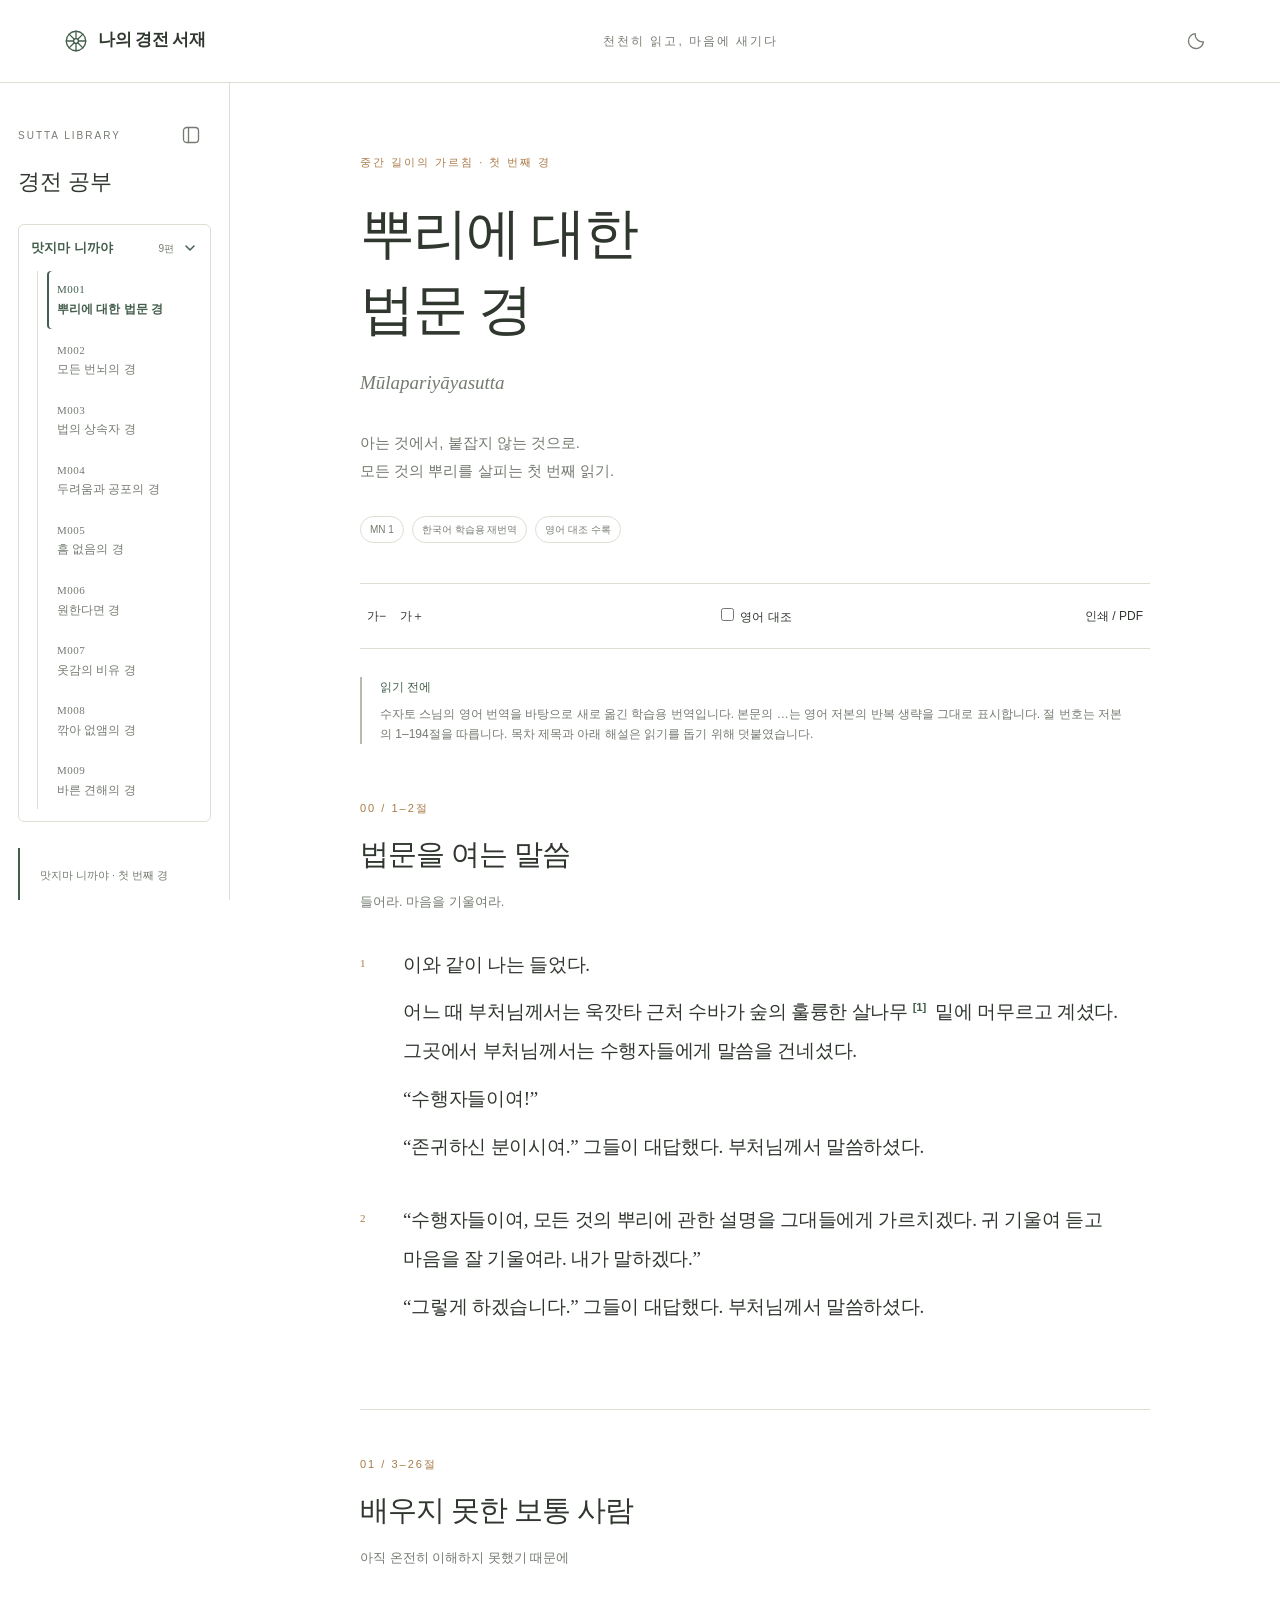
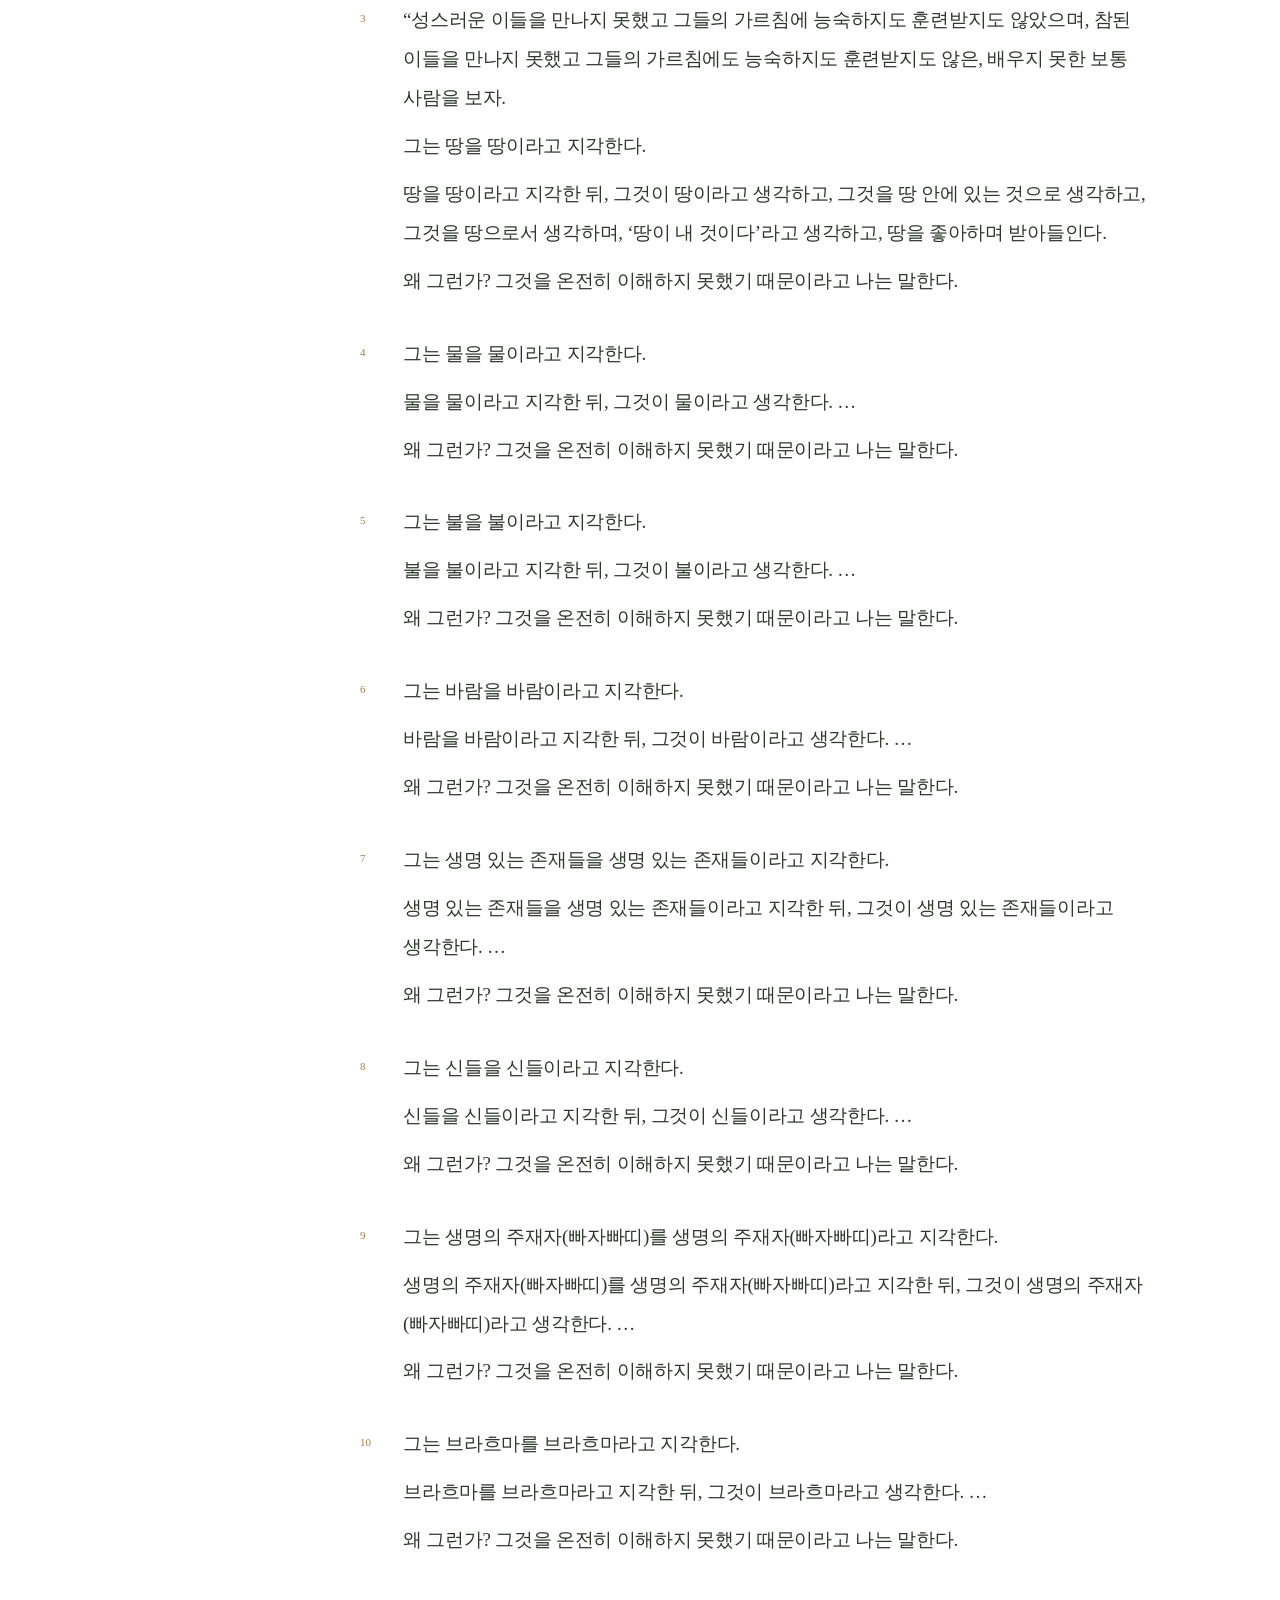
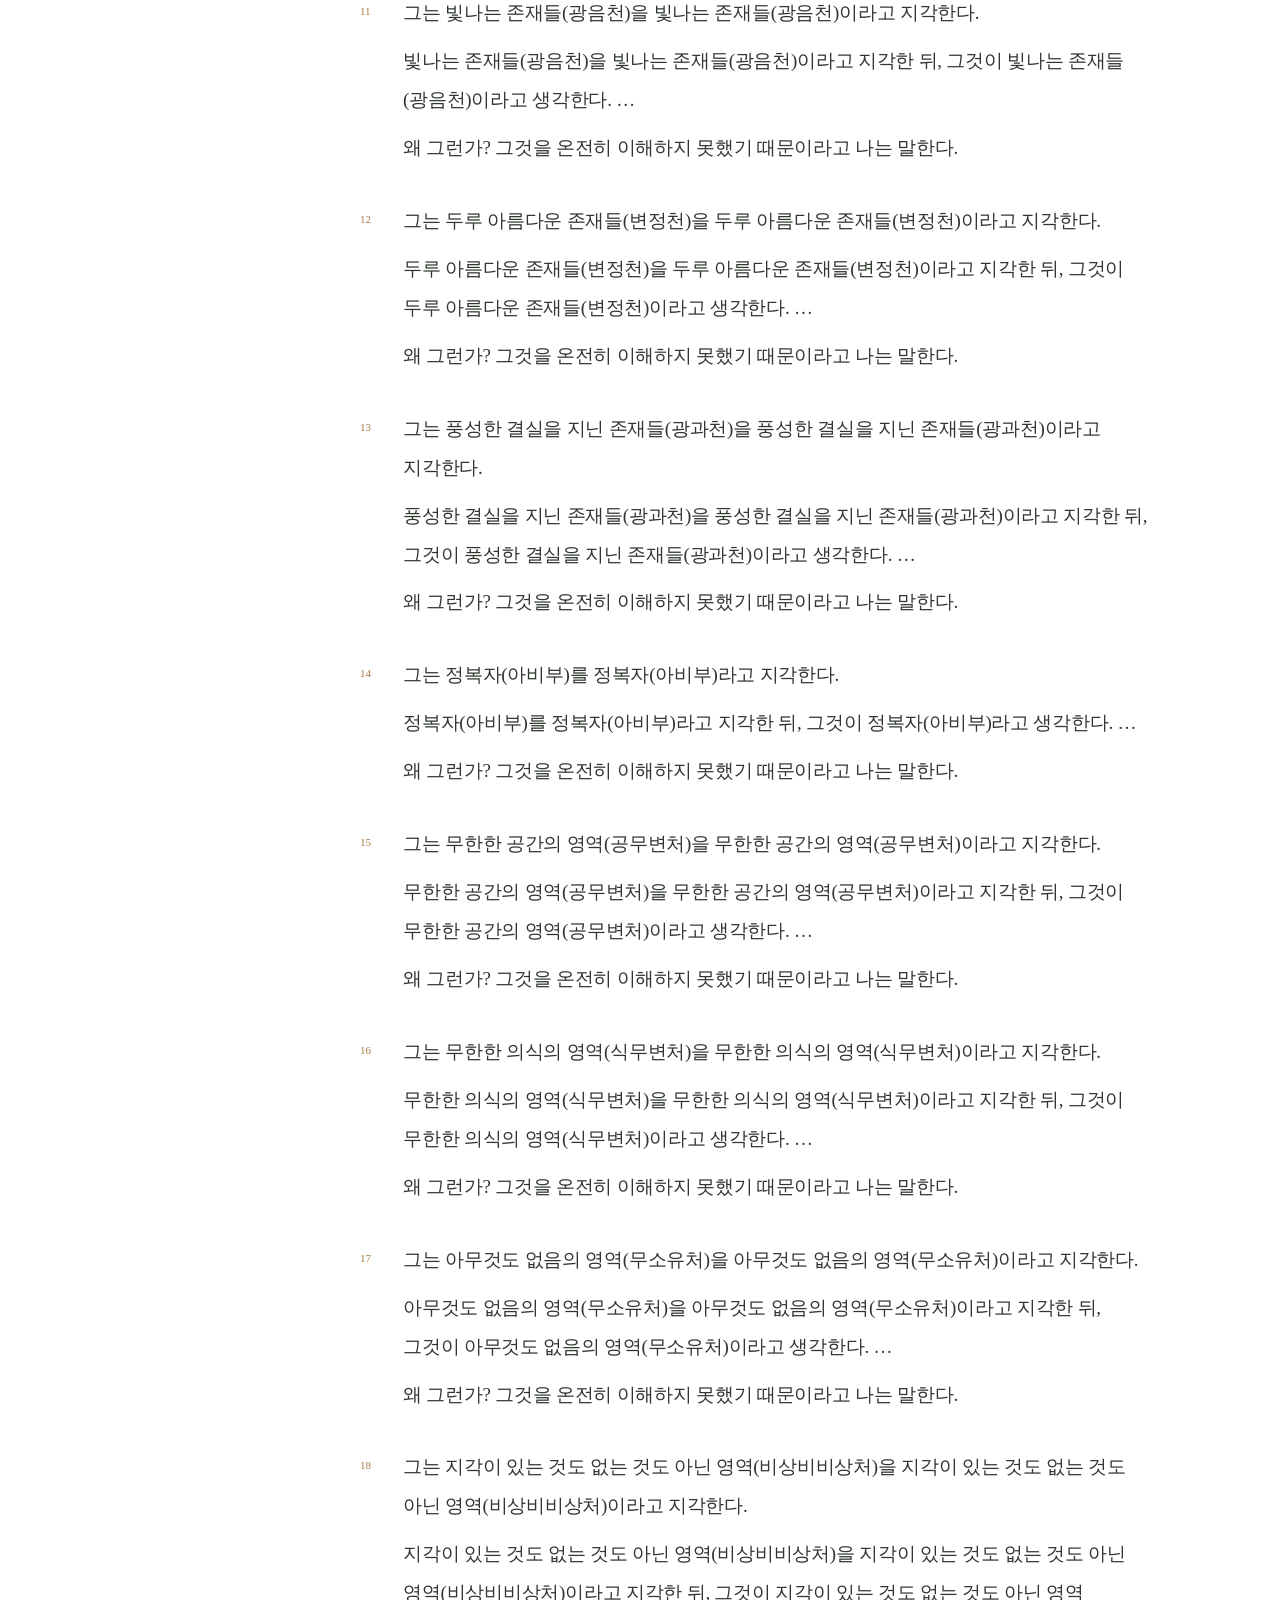
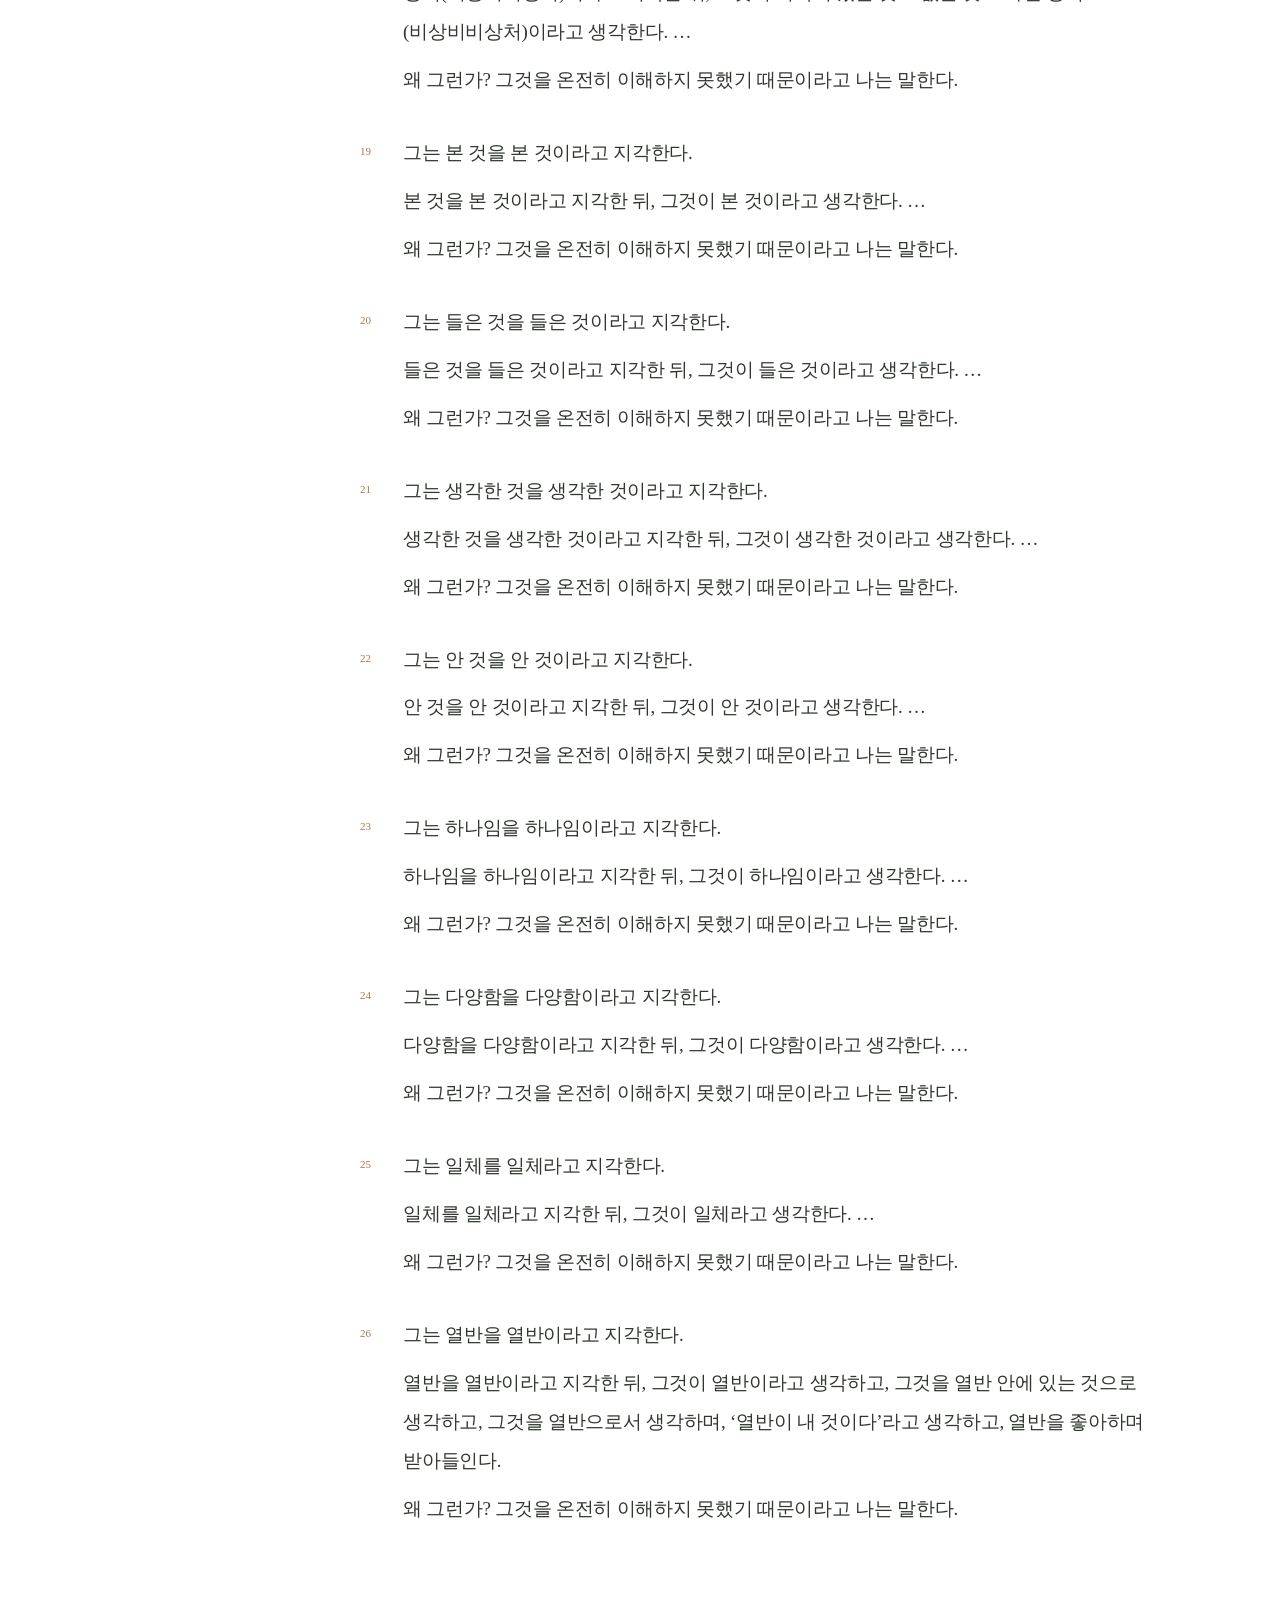
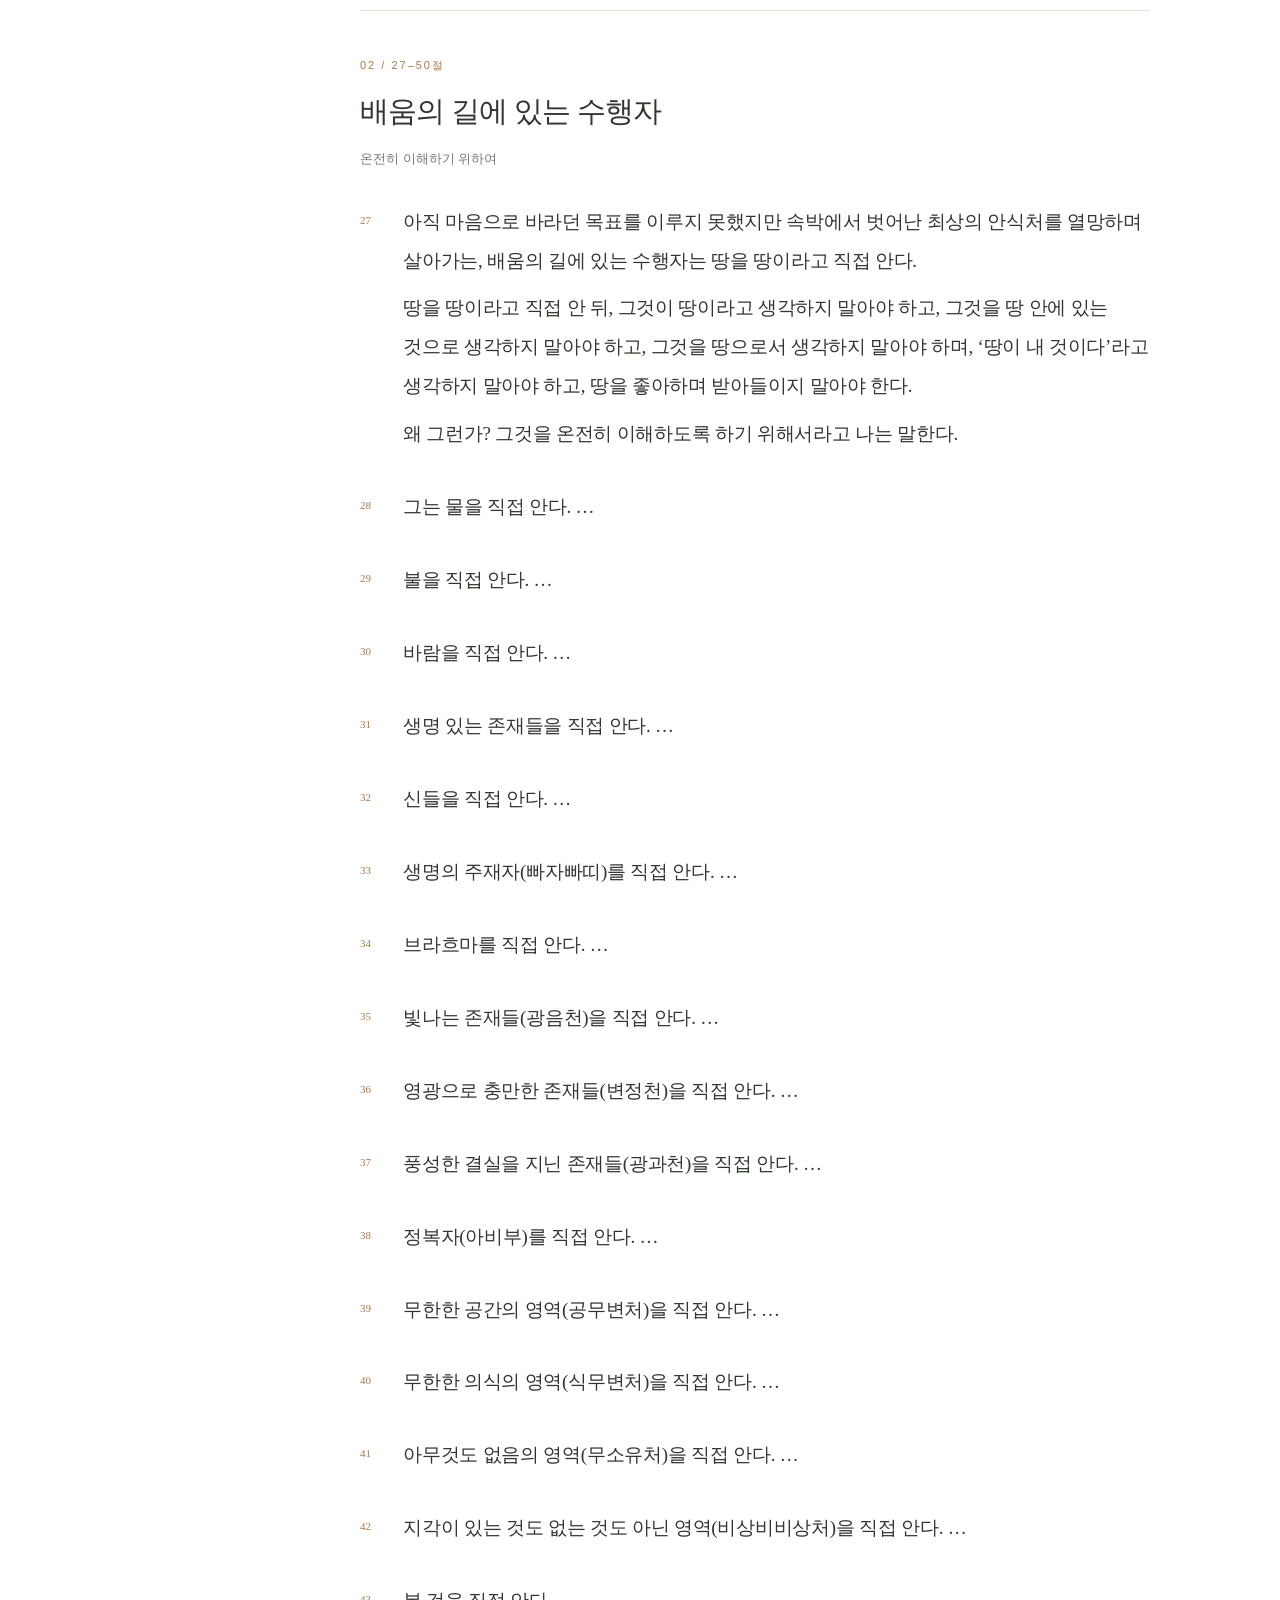
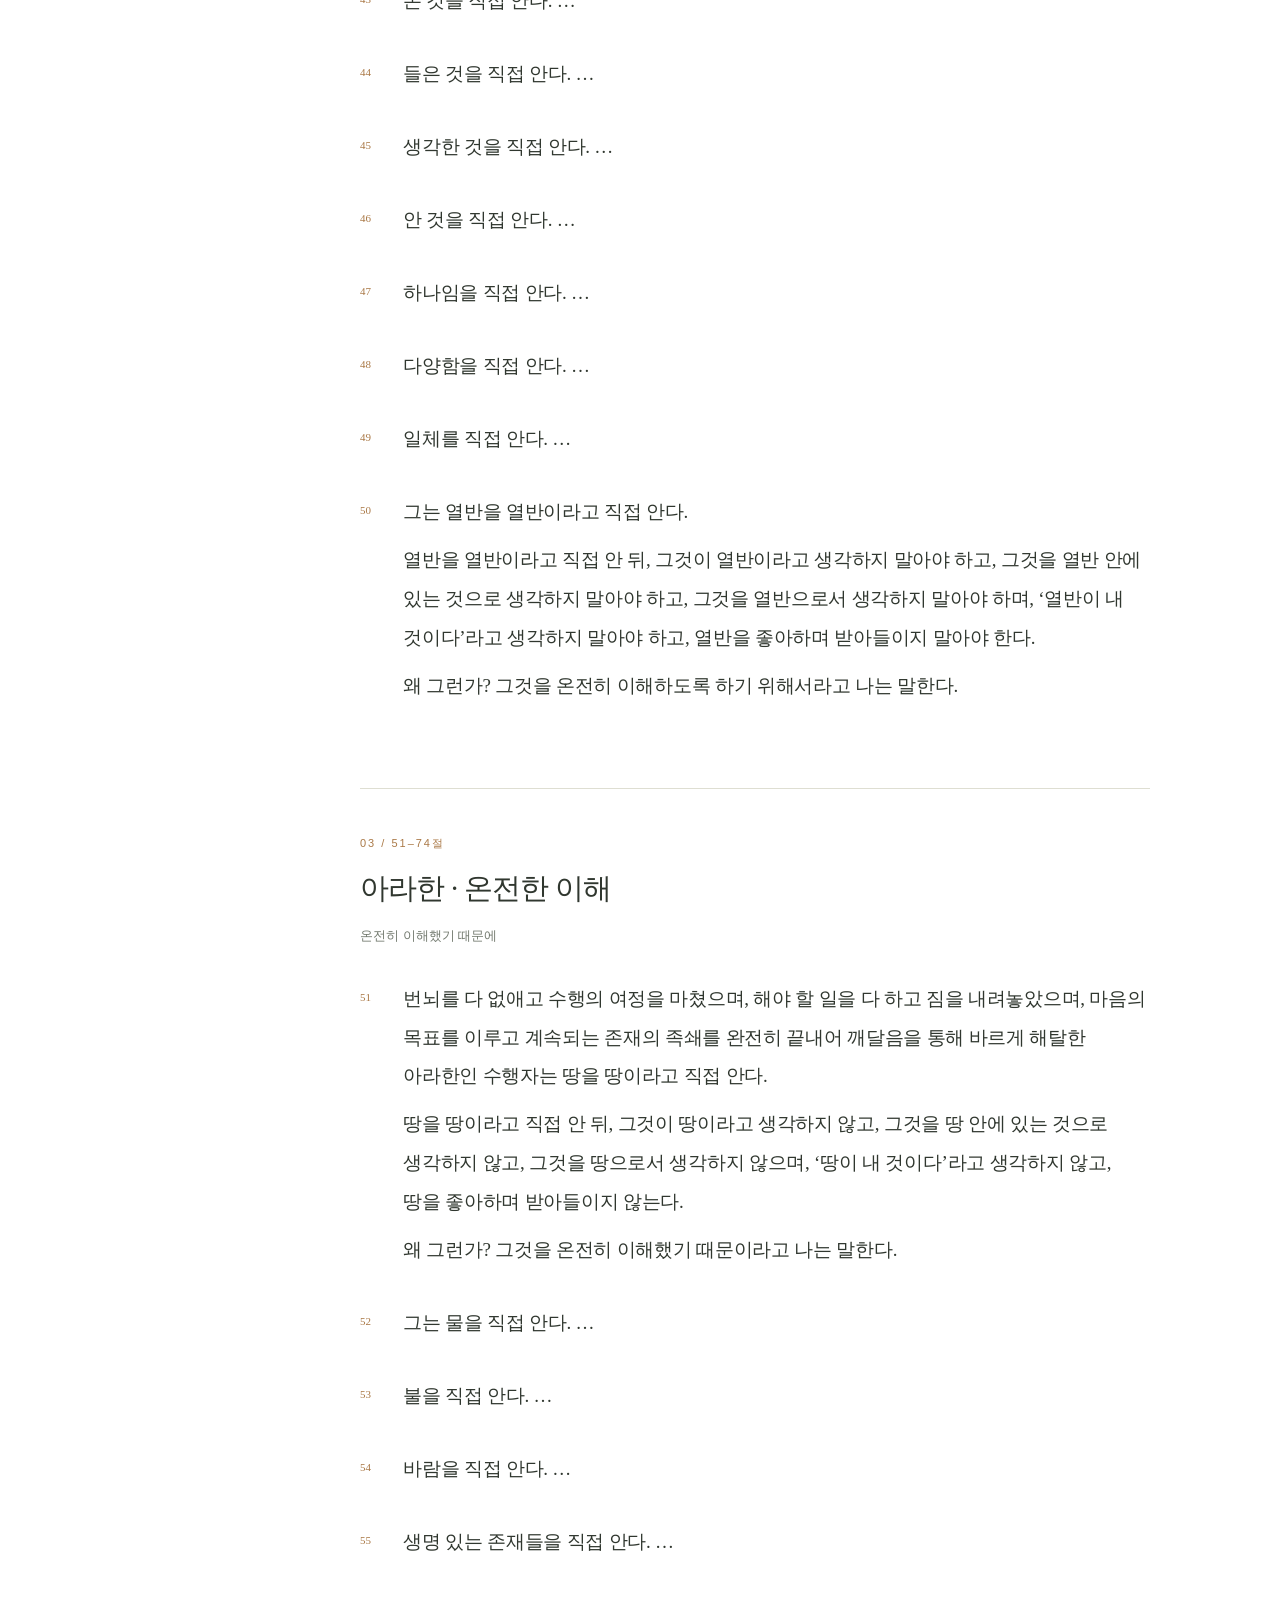
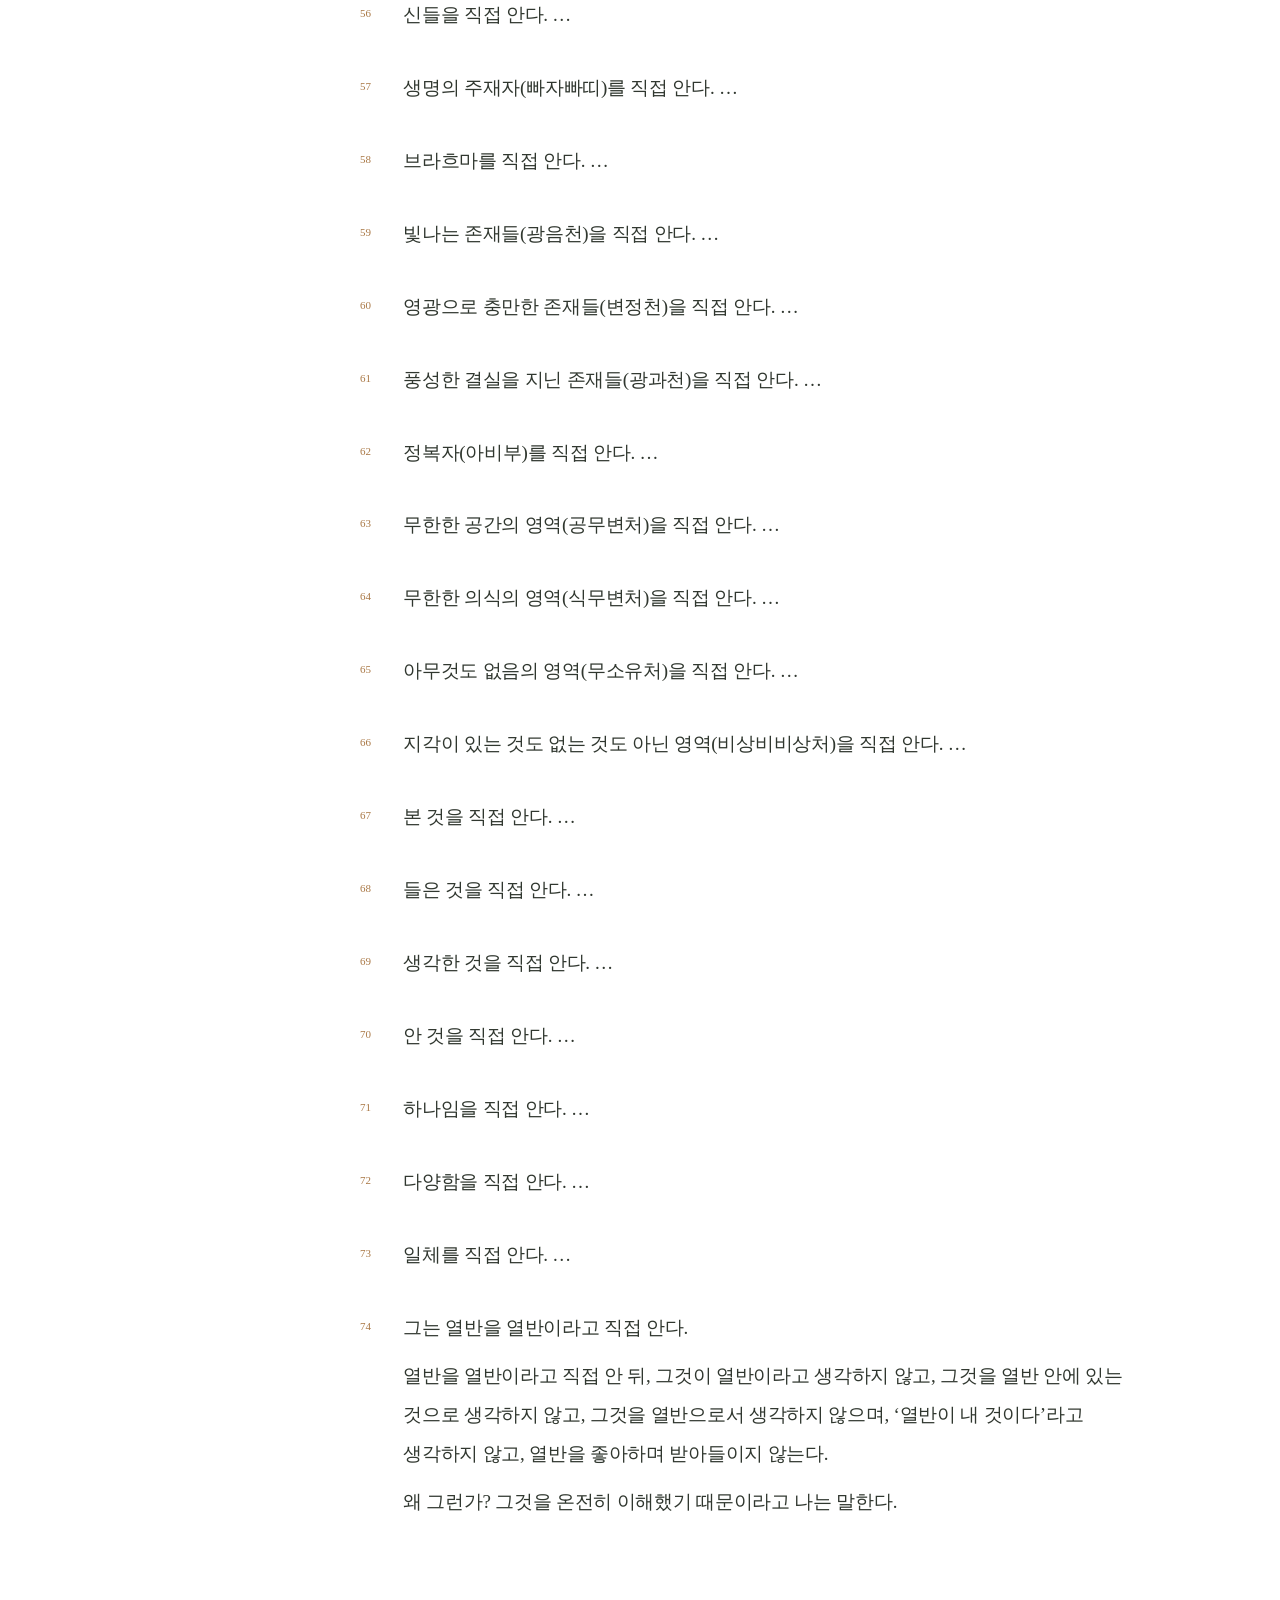
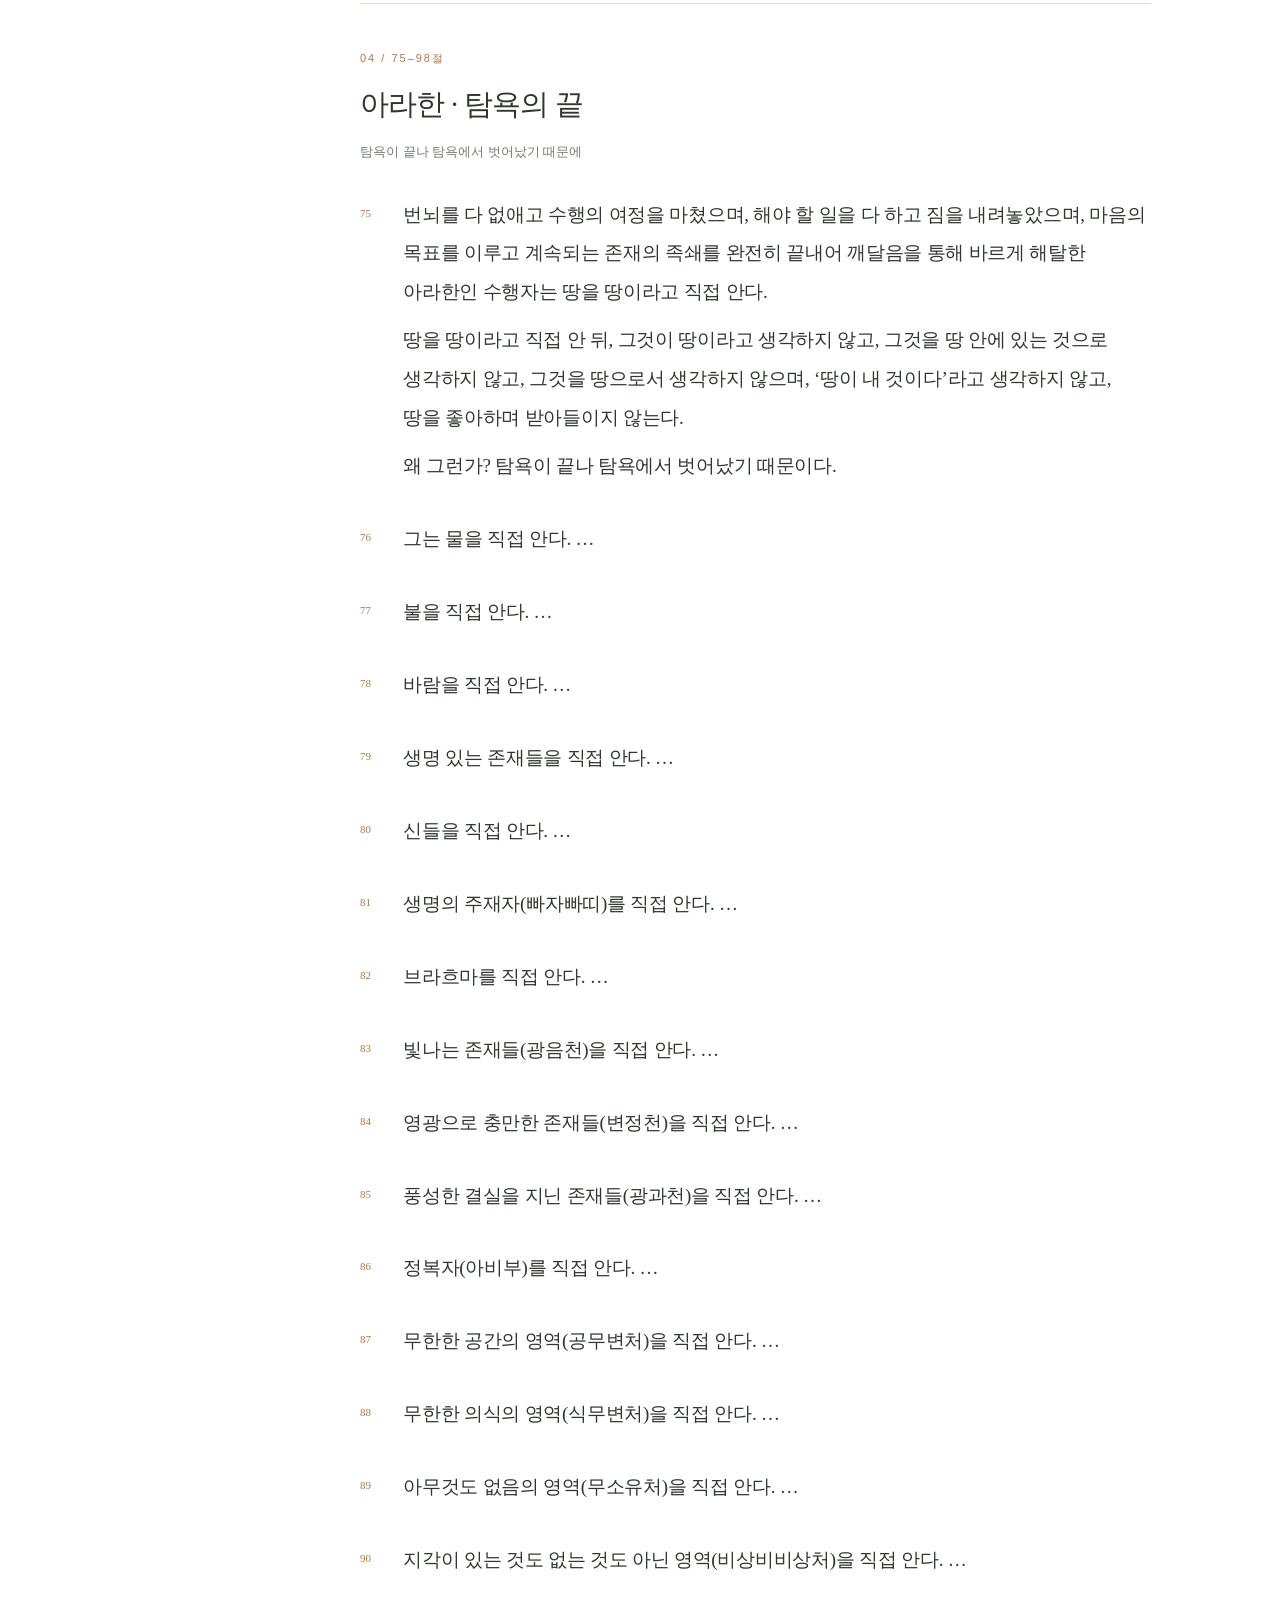
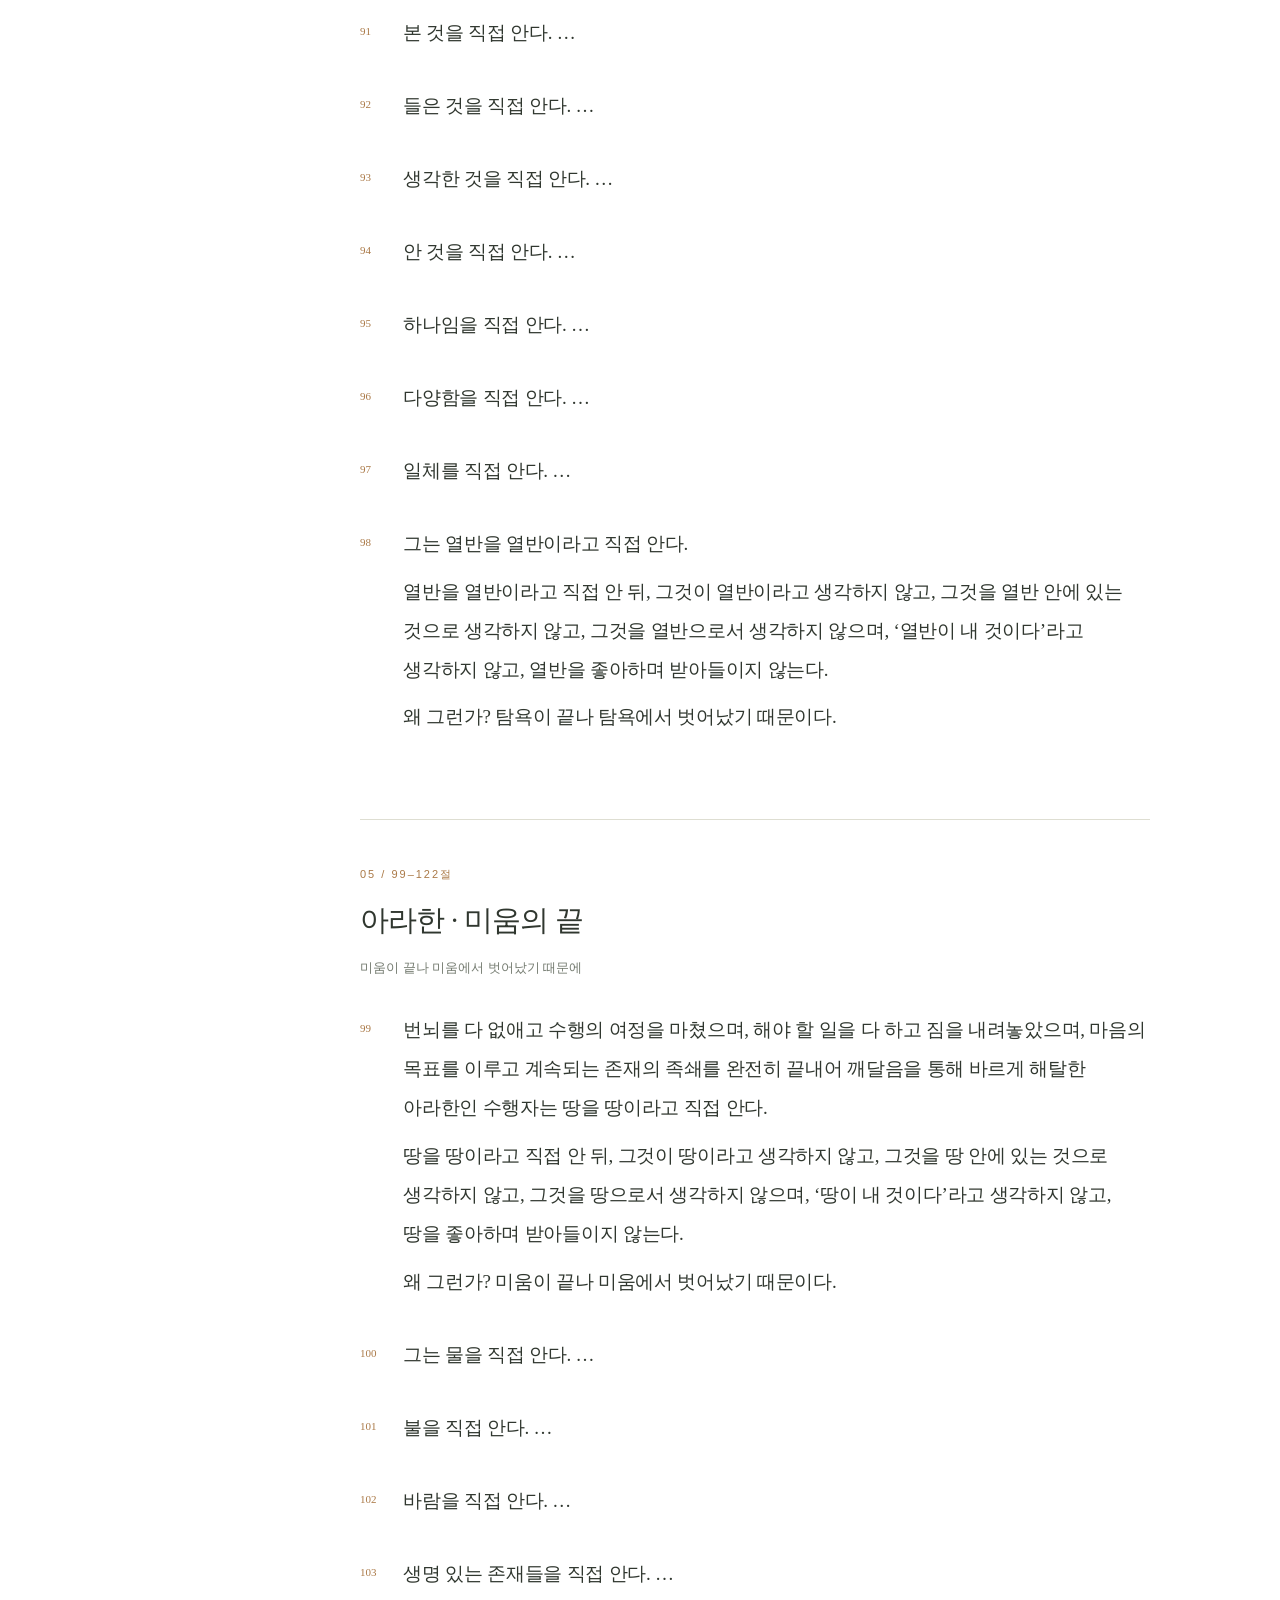
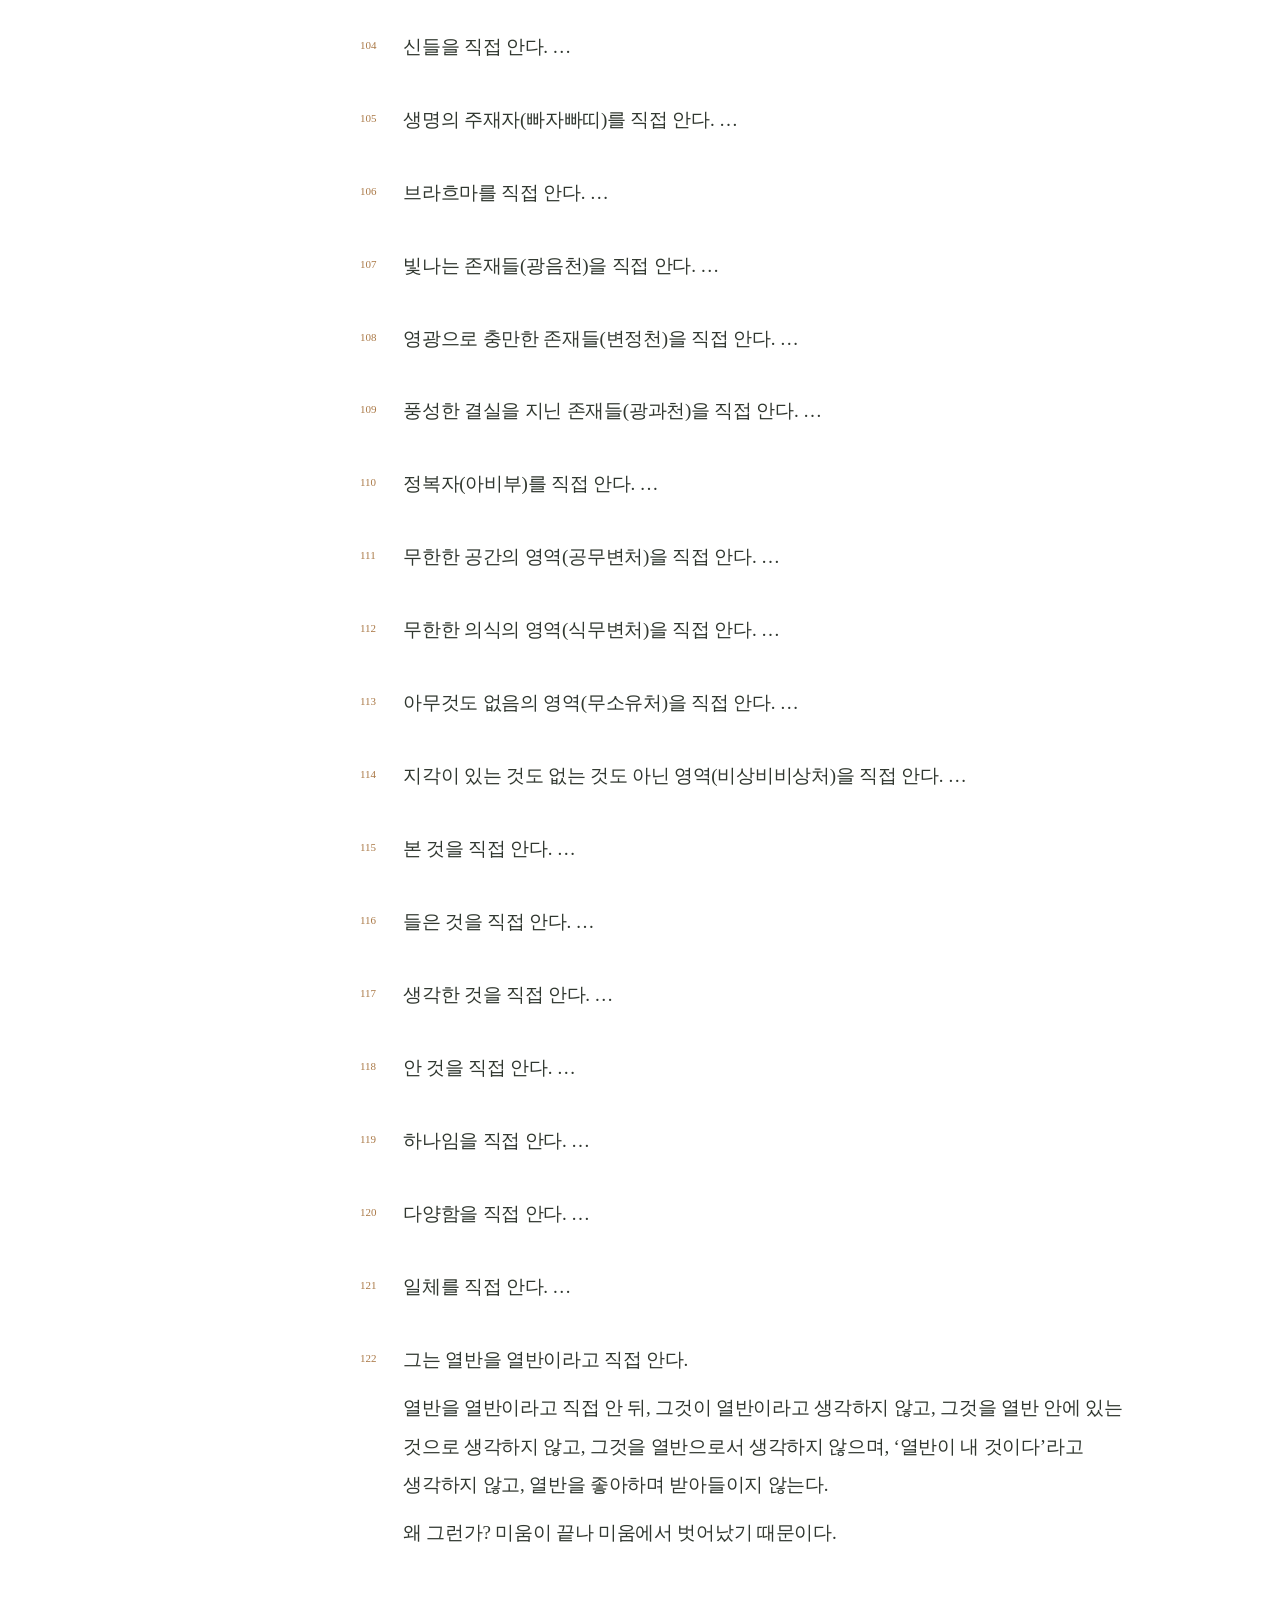
<file: index.html>
<!doctype html><html lang="ko"><head><meta charset="utf-8"><meta name="viewport" content="width=device-width,initial-scale=1"><meta name="description" content="맛지마 니까야 MN 1 뿌리에 대한 법문 경. 수자토 스님의 CC0 영어 번역에 기초한 한국어 학습용 재번역과 개인 독서 기록."><title>뿌리에 대한 법문 경 · 나의 경전 서재</title><link rel="stylesheet" href="style.css?v=20261012-white"><link rel="stylesheet" href="footnotes.css"><style>.personal-reflection{margin-top:28px}.personal-reflection .korean p{margin-bottom:1.5em}.reflection-notice{margin:24px 0 32px;padding:16px 18px;background:var(--paper);line-height:1.9}.reflection-nav{display:block;margin-top:12px;font-size:12px;color:var(--green)}@media print{.reflection-notice{display:block!important}.personal-reflection{break-before:page}}@media(max-width:700px){.reflection-nav{margin:12px 0 0;text-align:right;font-size:11px}}</style><link rel="stylesheet" href="library.css?v=20261012-icons"></head><body><a class="skip" href="#reading">본문으로 이동</a><div id="progress" aria-hidden="true"></div><header><div class="header-brand"><button id="sidebar-open" class="icon-button" aria-label="목차 펼치기" title="목차 펼치기" aria-expanded="false" aria-controls="reader-sidebar" hidden><svg viewBox="0 0 24 24" width="20" height="20" fill="none" stroke="currentColor" stroke-width="1.6" stroke-linecap="round" stroke-linejoin="round" aria-hidden="true" focusable="false"><rect x="3" y="3" width="18" height="18" rx="4"/><path d="M9 3v18"/></svg></button><a class="brand" href="#top"><svg class="brand-mark" xmlns="http://www.w3.org/2000/svg" viewBox="0 0 32 32" width="24" height="24" aria-hidden="true" focusable="false"><g fill="none" stroke="currentColor" stroke-width="1.75" stroke-linecap="round" stroke-linejoin="round"><circle cx="16" cy="16" r="13"/><path d="M16 12.75L16 3"/><path d="M18.298097 13.701903L25.192388 6.807612"/><path d="M19.25 16L29 16"/><path d="M18.298097 18.298097L25.192388 25.192388"/><path d="M16 19.25L16 29"/><path d="M13.701903 18.298097L6.807612 25.192388"/><path d="M12.75 16L3 16"/><path d="M13.701903 13.701903L6.807612 6.807612"/><circle cx="16" cy="16" r="3.25"/></g></svg><span class="brand-name">나의 경전 서재</span></a></div><span class="header-caption">천천히 읽고, 마음에 새기다</span><div class="header-actions"><button id="theme" class="icon-button" aria-label="어두운 화면으로 전환" title="어두운 화면으로 전환"><svg class="icon-moon" viewBox="0 0 24 24" width="20" height="20" fill="none" stroke="currentColor" stroke-width="1.6" stroke-linecap="round" stroke-linejoin="round" aria-hidden="true" focusable="false"><path d="M20.9 13A9 9 0 0 1 11 3.1 9 9 0 1 0 20.9 13Z"/></svg><svg class="icon-sun" viewBox="0 0 24 24" width="20" height="20" fill="none" stroke="currentColor" stroke-width="1.6" stroke-linecap="round" stroke-linejoin="round" aria-hidden="true" focusable="false"><circle cx="12" cy="12" r="4"/><path d="M12 2v2m0 16v2M2 12h2m16 0h2M4.9 4.9l1.4 1.4m11.4 11.4 1.4 1.4m0-14.2-1.4 1.4M6.3 17.7l-1.4 1.4"/></svg></button></div></header><div class="layout"><aside id="reader-sidebar"><div class="shelf-heading"><div class="shelf-label">SUTTA LIBRARY</div><button id="sidebar-toggle" class="icon-button" aria-label="목차 접기" title="목차 접기" aria-expanded="true" aria-controls="reader-sidebar"><svg viewBox="0 0 24 24" width="20" height="20" fill="none" stroke="currentColor" stroke-width="1.6" stroke-linecap="round" stroke-linejoin="round" aria-hidden="true" focusable="false"><rect x="3" y="3" width="18" height="18" rx="4"/><path d="M9 3v18"/></svg></button></div><div class="shelf-title">경전 공부</div><!-- library:start --><div class="library-tree" role="navigation" aria-label="경전 선택"><details class="library-category" open><summary><span class="library-category-title">맛지마 니까야</span><span class="library-count">9편</span><svg class="library-chevron" viewBox="0 0 16 16" width="16" height="16" aria-hidden="true" focusable="false"><path d="m6 4 4 4-4 4" fill="none" stroke="currentColor" stroke-width="1.5" stroke-linecap="round" stroke-linejoin="round"/></svg></summary><div class="library-books"><a class="library-book" href="index.html" aria-current="page"><span class="library-code">M001</span><span class="library-book-title">뿌리에 대한 법문 경</span></a><a class="library-book" href="mn2.html"><span class="library-code">M002</span><span class="library-book-title">모든 번뇌의 경</span></a><a class="library-book" href="mn3.html"><span class="library-code">M003</span><span class="library-book-title">법의 상속자 경</span></a><a class="library-book" href="mn4.html"><span class="library-code">M004</span><span class="library-book-title">두려움과 공포의 경</span></a><a class="library-book" href="mn5.html"><span class="library-code">M005</span><span class="library-book-title">흠 없음의 경</span></a><a class="library-book" href="mn6.html"><span class="library-code">M006</span><span class="library-book-title">원한다면 경</span></a><a class="library-book" href="mn7.html"><span class="library-code">M007</span><span class="library-book-title">옷감의 비유 경</span></a><a class="library-book" href="mn8.html"><span class="library-code">M008</span><span class="library-book-title">깎아 없앰의 경</span></a><a class="library-book" href="mn9.html"><span class="library-code">M009</span><span class="library-book-title">바른 견해의 경</span></a></div></details></div><!-- library:end --><div class="book-card"><span>맛지마 니까야 · 첫 번째 경</span><strong>M001</strong><p>뿌리에 대한 법문 경</p></div><nav aria-label="본문 목차"><a href="#opening"><span>00</span>법문을 여는 말씀</a><a href="#ordinary"><span>01</span>배우지 못한 보통 사람</a><a href="#trainee"><span>02</span>배움의 길에 있는 수행자</a><a href="#arahant1"><span>03</span>아라한 · 온전한 이해</a><a href="#arahant2"><span>04</span>아라한 · 탐욕의 끝</a><a href="#arahant3"><span>05</span>아라한 · 미움의 끝</a><a href="#arahant4"><span>06</span>아라한 · 어리석음의 끝</a><a href="#tathagata1"><span>07</span>여래 · 끝까지 꿰뚫은 이해</a><a href="#tathagata2"><span>08</span>여래 · 괴로움의 뿌리</a></nav><a class="source-nav" href="#translation">번역과 출처 ↗</a><a class="reflection-nav" href="#my-understanding">공부 후 나의 이해 ↓</a></aside><main id="top"><div class="hero"><div class="eyebrow">중간 길이의 가르침 · 첫 번째 경</div><h1>뿌리에 대한<br>법문 경</h1><p class="pali" lang="pi">Mūlapariyāyasutta</p><p class="intro">아는 것에서, 붙잡지 않는 것으로.<br>모든 것의 뿌리를 살피는 첫 번째 읽기.</p><div class="hero-meta"><span>MN 1</span><span>한국어 학습용 재번역</span><span>영어 대조 수록</span></div></div><div class="toolbar" aria-label="읽기 설정"><div><button id="smaller" aria-label="글자 작게">가−</button><button id="larger" aria-label="글자 크게">가＋</button></div><label><input id="english-toggle" type="checkbox"> 영어 대조</label><button id="print">인쇄 / PDF</button></div><div class="reading-note"><strong>읽기 전에</strong><p>수자토 스님의 영어 번역을 바탕으로 새로 옮긴 학습용 번역입니다. 본문의 …는 영어 저본의 반복 생략을 그대로 표시합니다. 절 번호는 저본의 1–194절을 따릅니다. 목차 제목과 아래 해설은 읽기를 돕기 위해 덧붙였습니다.</p></div><div id="reading"><section id="opening" class="chapter"><div class="chapter-label">00 / 1–2절</div><h2>법문을 여는 말씀</h2><p class="chapter-sub">들어라. 마음을 기울여라.</p><article id="p1" class="verse"><a class="number" href="#p1" aria-label="1절 링크">1</a><div><div class="korean"><p>이와 같이 나는 들었다.</p><p>어느 때 부처님께서는 욱깟타 근처 수바가 숲의 훌륭한 살나무<sup><a class="footnote-ref" id="fnref-1" href="#fn-1" data-footnote="fn-1" aria-label="주석 1: 살나무 설명 보기">[1]</a></sup> 밑에 머무르고 계셨다. 그곳에서 부처님께서는 수행자들에게 말씀을 건네셨다.</p><p>“수행자들이여!”</p><p>“존귀하신 분이시여.” 그들이 대답했다. 부처님께서 말씀하셨다.</p></div><p class="english" lang="en">So I have heard. At one time the Buddha was staying near Ukkaṭṭhā in the Subhaga Forest at the root of a magnificent sal tree. There the Buddha addressed the mendicants, “Mendicants!” “Venerable sir,” they replied. The Buddha said this:</p></div></article><article id="p2" class="verse"><a class="number" href="#p2" aria-label="2절 링크">2</a><div><div class="korean"><p>“수행자들이여, 모든 것의 뿌리에 관한 설명을 그대들에게 가르치겠다. 귀 기울여 듣고 마음을 잘 기울여라. 내가 말하겠다.”</p><p>“그렇게 하겠습니다.” 그들이 대답했다. 부처님께서 말씀하셨다.</p></div><p class="english" lang="en">“Mendicants, I will teach you the explanation of the root of all things. Listen and apply your minds well, I will speak.” “Yes, sir,” they replied. The Buddha said this:</p></div></article></section><section id="ordinary" class="chapter"><div class="chapter-label">01 / 3–26절</div><h2>배우지 못한 보통 사람</h2><p class="chapter-sub">아직 온전히 이해하지 못했기 때문에</p><article id="p3" class="verse"><a class="number" href="#p3" aria-label="3절 링크">3</a><div><div class="korean"><p>“성스러운 이들을 만나지 못했고 그들의 가르침에 능숙하지도 훈련받지도 않았으며, 참된 이들을 만나지 못했고 그들의 가르침에도 능숙하지도 훈련받지도 않은, 배우지 못한 보통 사람을 보자.</p><p>그는 땅을 땅이라고 지각한다.</p><p>땅을 땅이라고 지각한 뒤, 그것이 땅이라고 생각하고, 그것을 땅 안에 있는 것으로 생각하고, 그것을 땅으로서 생각하며, ‘땅이 내 것이다’라고 생각하고, 땅을 좋아하며 받아들인다.</p><p>왜 그런가? 그것을 온전히 이해하지 못했기 때문이라고 나는 말한다.</p></div><p class="english" lang="en">“Take an unlearned ordinary person who has not seen the noble ones, and is neither skilled nor trained in the teaching of the noble ones. They’ve not seen true persons, and are neither skilled nor trained in the teaching of the true persons. They perceive earth as earth. Having perceived earth as earth, they conceive it to be earth, they conceive it in earth, they conceive it as earth, they conceive that ‘earth is mine’, they approve earth. Why is that? Because they haven’t completely understood it, I say.</p></div></article><article id="p4" class="verse"><a class="number" href="#p4" aria-label="4절 링크">4</a><div><div class="korean"><p>그는 물을 물이라고 지각한다.</p><p>물을 물이라고 지각한 뒤, 그것이 물이라고 생각한다. …</p><p>왜 그런가? 그것을 온전히 이해하지 못했기 때문이라고 나는 말한다.</p></div><p class="english" lang="en">They perceive water as water. Having perceived water as water, they conceive it to be water … Why is that? Because they haven’t completely understood it, I say.</p></div></article><article id="p5" class="verse"><a class="number" href="#p5" aria-label="5절 링크">5</a><div><div class="korean"><p>그는 불을 불이라고 지각한다.</p><p>불을 불이라고 지각한 뒤, 그것이 불이라고 생각한다. …</p><p>왜 그런가? 그것을 온전히 이해하지 못했기 때문이라고 나는 말한다.</p></div><p class="english" lang="en">They perceive fire as fire. Having perceived fire as fire, they conceive it to be fire … Why is that? Because they haven’t completely understood it, I say.</p></div></article><article id="p6" class="verse"><a class="number" href="#p6" aria-label="6절 링크">6</a><div><div class="korean"><p>그는 바람을 바람이라고 지각한다.</p><p>바람을 바람이라고 지각한 뒤, 그것이 바람이라고 생각한다. …</p><p>왜 그런가? 그것을 온전히 이해하지 못했기 때문이라고 나는 말한다.</p></div><p class="english" lang="en">They perceive air as air. Having perceived air as air, they conceive it to be air … Why is that? Because they haven’t completely understood it, I say.</p></div></article><article id="p7" class="verse"><a class="number" href="#p7" aria-label="7절 링크">7</a><div><div class="korean"><p>그는 생명 있는 존재들을 생명 있는 존재들이라고 지각한다.</p><p>생명 있는 존재들을 생명 있는 존재들이라고 지각한 뒤, 그것이 생명 있는 존재들이라고 생각한다. …</p><p>왜 그런가? 그것을 온전히 이해하지 못했기 때문이라고 나는 말한다.</p></div><p class="english" lang="en">They perceive creatures as creatures. Having perceived creatures as creatures, they conceive them to be creatures … Why is that? Because they haven’t completely understood it, I say.</p></div></article><article id="p8" class="verse"><a class="number" href="#p8" aria-label="8절 링크">8</a><div><div class="korean"><p>그는 신들을 신들이라고 지각한다.</p><p>신들을 신들이라고 지각한 뒤, 그것이 신들이라고 생각한다. …</p><p>왜 그런가? 그것을 온전히 이해하지 못했기 때문이라고 나는 말한다.</p></div><p class="english" lang="en">They perceive gods as gods. Having perceived gods as gods, they conceive them to be gods … Why is that? Because they haven’t completely understood it, I say.</p></div></article><article id="p9" class="verse"><a class="number" href="#p9" aria-label="9절 링크">9</a><div><div class="korean"><p>그는 생명의 주재자(빠자빠띠)를 생명의 주재자(빠자빠띠)라고 지각한다.</p><p>생명의 주재자(빠자빠띠)를 생명의 주재자(빠자빠띠)라고 지각한 뒤, 그것이 생명의 주재자(빠자빠띠)라고 생각한다. …</p><p>왜 그런가? 그것을 온전히 이해하지 못했기 때문이라고 나는 말한다.</p></div><p class="english" lang="en">They perceive the Progenitor as the Progenitor. Having perceived the Progenitor as the Progenitor, they conceive him to be the Progenitor … Why is that? Because they haven’t completely understood it, I say.</p></div></article><article id="p10" class="verse"><a class="number" href="#p10" aria-label="10절 링크">10</a><div><div class="korean"><p>그는 브라흐마를 브라흐마라고 지각한다.</p><p>브라흐마를 브라흐마라고 지각한 뒤, 그것이 브라흐마라고 생각한다. …</p><p>왜 그런가? 그것을 온전히 이해하지 못했기 때문이라고 나는 말한다.</p></div><p class="english" lang="en">They perceive the Divinity as the Divinity. Having perceived the Divinity as the Divinity, they conceive him to be the Divinity … Why is that? Because they haven’t completely understood it, I say.</p></div></article><article id="p11" class="verse"><a class="number" href="#p11" aria-label="11절 링크">11</a><div><div class="korean"><p>그는 빛나는 존재들(광음천)을 빛나는 존재들(광음천)이라고 지각한다.</p><p>빛나는 존재들(광음천)을 빛나는 존재들(광음천)이라고 지각한 뒤, 그것이 빛나는 존재들(광음천)이라고 생각한다. …</p><p>왜 그런가? 그것을 온전히 이해하지 못했기 때문이라고 나는 말한다.</p></div><p class="english" lang="en">They perceive those of sublime luminosity as those of sublime luminosity. Having perceived those of sublime luminosity as those of sublime luminosity, they conceive them to be those of sublime luminosity … Why is that? Because they haven’t completely understood it, I say.</p></div></article><article id="p12" class="verse"><a class="number" href="#p12" aria-label="12절 링크">12</a><div><div class="korean"><p>그는 두루 아름다운 존재들(변정천)을 두루 아름다운 존재들(변정천)이라고 지각한다.</p><p>두루 아름다운 존재들(변정천)을 두루 아름다운 존재들(변정천)이라고 지각한 뒤, 그것이 두루 아름다운 존재들(변정천)이라고 생각한다. …</p><p>왜 그런가? 그것을 온전히 이해하지 못했기 때문이라고 나는 말한다.</p></div><p class="english" lang="en">They perceive those of universal beauty as those of universal beauty. But then they conceive them to be those of universal beauty … Why is that? Because they haven’t completely understood it, I say.</p></div></article><article id="p13" class="verse"><a class="number" href="#p13" aria-label="13절 링크">13</a><div><div class="korean"><p>그는 풍성한 결실을 지닌 존재들(광과천)을 풍성한 결실을 지닌 존재들(광과천)이라고 지각한다.</p><p>풍성한 결실을 지닌 존재들(광과천)을 풍성한 결실을 지닌 존재들(광과천)이라고 지각한 뒤, 그것이 풍성한 결실을 지닌 존재들(광과천)이라고 생각한다. …</p><p>왜 그런가? 그것을 온전히 이해하지 못했기 때문이라고 나는 말한다.</p></div><p class="english" lang="en">They perceive those of abundant fruit as those of abundant fruit. Having perceived those of abundant fruit as those of abundant fruit, they conceive them to be those of abundant fruit … Why is that? Because they haven’t completely understood it, I say.</p></div></article><article id="p14" class="verse"><a class="number" href="#p14" aria-label="14절 링크">14</a><div><div class="korean"><p>그는 정복자(아비부)를 정복자(아비부)라고 지각한다.</p><p>정복자(아비부)를 정복자(아비부)라고 지각한 뒤, 그것이 정복자(아비부)라고 생각한다. …</p><p>왜 그런가? 그것을 온전히 이해하지 못했기 때문이라고 나는 말한다.</p></div><p class="english" lang="en">They perceive the Vanquisher as the Vanquisher. Having perceived the Vanquisher as the Vanquisher, they conceive him to be the Vanquisher … Why is that? Because they haven’t completely understood it, I say.</p></div></article><article id="p15" class="verse"><a class="number" href="#p15" aria-label="15절 링크">15</a><div><div class="korean"><p>그는 무한한 공간의 영역(공무변처)을 무한한 공간의 영역(공무변처)이라고 지각한다.</p><p>무한한 공간의 영역(공무변처)을 무한한 공간의 영역(공무변처)이라고 지각한 뒤, 그것이 무한한 공간의 영역(공무변처)이라고 생각한다. …</p><p>왜 그런가? 그것을 온전히 이해하지 못했기 때문이라고 나는 말한다.</p></div><p class="english" lang="en">They perceive the dimension of infinite space as the dimension of infinite space. Having perceived the dimension of infinite space as the dimension of infinite space, they conceive it to be the dimension of infinite space … Why is that? Because they haven’t completely understood it, I say.</p></div></article><article id="p16" class="verse"><a class="number" href="#p16" aria-label="16절 링크">16</a><div><div class="korean"><p>그는 무한한 의식의 영역(식무변처)을 무한한 의식의 영역(식무변처)이라고 지각한다.</p><p>무한한 의식의 영역(식무변처)을 무한한 의식의 영역(식무변처)이라고 지각한 뒤, 그것이 무한한 의식의 영역(식무변처)이라고 생각한다. …</p><p>왜 그런가? 그것을 온전히 이해하지 못했기 때문이라고 나는 말한다.</p></div><p class="english" lang="en">They perceive the dimension of infinite consciousness as the dimension of infinite consciousness. Having perceived the dimension of infinite consciousness as the dimension of infinite consciousness, they conceive it to be the dimension of infinite consciousness … Why is that? Because they haven’t completely understood it, I say.</p></div></article><article id="p17" class="verse"><a class="number" href="#p17" aria-label="17절 링크">17</a><div><div class="korean"><p>그는 아무것도 없음의 영역(무소유처)을 아무것도 없음의 영역(무소유처)이라고 지각한다.</p><p>아무것도 없음의 영역(무소유처)을 아무것도 없음의 영역(무소유처)이라고 지각한 뒤, 그것이 아무것도 없음의 영역(무소유처)이라고 생각한다. …</p><p>왜 그런가? 그것을 온전히 이해하지 못했기 때문이라고 나는 말한다.</p></div><p class="english" lang="en">They perceive the dimension of nothingness as the dimension of nothingness. Having perceived the dimension of nothingness as the dimension of nothingness, they conceive it to be the dimension of nothingness … Why is that? Because they haven’t completely understood it, I say.</p></div></article><article id="p18" class="verse"><a class="number" href="#p18" aria-label="18절 링크">18</a><div><div class="korean"><p>그는 지각이 있는 것도 없는 것도 아닌 영역(비상비비상처)을 지각이 있는 것도 없는 것도 아닌 영역(비상비비상처)이라고 지각한다.</p><p>지각이 있는 것도 없는 것도 아닌 영역(비상비비상처)을 지각이 있는 것도 없는 것도 아닌 영역(비상비비상처)이라고 지각한 뒤, 그것이 지각이 있는 것도 없는 것도 아닌 영역(비상비비상처)이라고 생각한다. …</p><p>왜 그런가? 그것을 온전히 이해하지 못했기 때문이라고 나는 말한다.</p></div><p class="english" lang="en">They perceive the dimension of neither perception nor non-perception as the dimension of neither perception nor non-perception. Having perceived the dimension of neither perception nor non-perception as the dimension of neither perception nor non-perception, they conceive it to be the dimension of neither perception nor non-perception … Why is that? Because they haven’t completely understood it, I say.</p></div></article><article id="p19" class="verse"><a class="number" href="#p19" aria-label="19절 링크">19</a><div><div class="korean"><p>그는 본 것을 본 것이라고 지각한다.</p><p>본 것을 본 것이라고 지각한 뒤, 그것이 본 것이라고 생각한다. …</p><p>왜 그런가? 그것을 온전히 이해하지 못했기 때문이라고 나는 말한다.</p></div><p class="english" lang="en">They perceive the seen as the seen. Having perceived the seen as the seen, they conceive it to be the seen … Why is that? Because they haven’t completely understood it, I say.</p></div></article><article id="p20" class="verse"><a class="number" href="#p20" aria-label="20절 링크">20</a><div><div class="korean"><p>그는 들은 것을 들은 것이라고 지각한다.</p><p>들은 것을 들은 것이라고 지각한 뒤, 그것이 들은 것이라고 생각한다. …</p><p>왜 그런가? 그것을 온전히 이해하지 못했기 때문이라고 나는 말한다.</p></div><p class="english" lang="en">They perceive the heard as the heard. Having perceived the heard as the heard, they conceive it to be the heard … Why is that? Because they haven’t completely understood it, I say.</p></div></article><article id="p21" class="verse"><a class="number" href="#p21" aria-label="21절 링크">21</a><div><div class="korean"><p>그는 생각한 것을 생각한 것이라고 지각한다.</p><p>생각한 것을 생각한 것이라고 지각한 뒤, 그것이 생각한 것이라고 생각한다. …</p><p>왜 그런가? 그것을 온전히 이해하지 못했기 때문이라고 나는 말한다.</p></div><p class="english" lang="en">They perceive the thought as the thought. Having perceived the thought as the thought, they conceive it to be the thought … Why is that? Because they haven’t completely understood it, I say.</p></div></article><article id="p22" class="verse"><a class="number" href="#p22" aria-label="22절 링크">22</a><div><div class="korean"><p>그는 안 것을 안 것이라고 지각한다.</p><p>안 것을 안 것이라고 지각한 뒤, 그것이 안 것이라고 생각한다. …</p><p>왜 그런가? 그것을 온전히 이해하지 못했기 때문이라고 나는 말한다.</p></div><p class="english" lang="en">They perceive the known as the known. Having perceived the known as the known, they conceive it to be the known … Why is that? Because they haven’t completely understood it, I say.</p></div></article><article id="p23" class="verse"><a class="number" href="#p23" aria-label="23절 링크">23</a><div><div class="korean"><p>그는 하나임을 하나임이라고 지각한다.</p><p>하나임을 하나임이라고 지각한 뒤, 그것이 하나임이라고 생각한다. …</p><p>왜 그런가? 그것을 온전히 이해하지 못했기 때문이라고 나는 말한다.</p></div><p class="english" lang="en">They perceive oneness as oneness. Having perceived oneness as oneness, they conceive it to be oneness … Why is that? Because they haven’t completely understood it, I say.</p></div></article><article id="p24" class="verse"><a class="number" href="#p24" aria-label="24절 링크">24</a><div><div class="korean"><p>그는 다양함을 다양함이라고 지각한다.</p><p>다양함을 다양함이라고 지각한 뒤, 그것이 다양함이라고 생각한다. …</p><p>왜 그런가? 그것을 온전히 이해하지 못했기 때문이라고 나는 말한다.</p></div><p class="english" lang="en">They perceive diversity as diversity. Having perceived diversity as diversity, they conceive it to be diversity … Why is that? Because they haven’t completely understood it, I say.</p></div></article><article id="p25" class="verse"><a class="number" href="#p25" aria-label="25절 링크">25</a><div><div class="korean"><p>그는 일체를 일체라고 지각한다.</p><p>일체를 일체라고 지각한 뒤, 그것이 일체라고 생각한다. …</p><p>왜 그런가? 그것을 온전히 이해하지 못했기 때문이라고 나는 말한다.</p></div><p class="english" lang="en">They perceive all as all. Having perceived all as all, they conceive it to be all … Why is that? Because they haven’t completely understood it, I say.</p></div></article><article id="p26" class="verse"><a class="number" href="#p26" aria-label="26절 링크">26</a><div><div class="korean"><p>그는 열반을 열반이라고 지각한다.</p><p>열반을 열반이라고 지각한 뒤, 그것이 열반이라고 생각하고, 그것을 열반 안에 있는 것으로 생각하고, 그것을 열반으로서 생각하며, ‘열반이 내 것이다’라고 생각하고, 열반을 좋아하며 받아들인다.</p><p>왜 그런가? 그것을 온전히 이해하지 못했기 때문이라고 나는 말한다.</p></div><p class="english" lang="en">They perceive extinguishment as extinguishment. Having perceived extinguishment as extinguishment, they conceive it to be extinguishment, they conceive it in extinguishment, they conceive it as extinguishment, they conceive that ‘extinguishment is mine’, they approve extinguishment. Why is that? Because they haven’t completely understood it, I say.</p></div></article></section><section id="trainee" class="chapter"><div class="chapter-label">02 / 27–50절</div><h2>배움의 길에 있는 수행자</h2><p class="chapter-sub">온전히 이해하기 위하여</p><article id="p27" class="verse"><a class="number" href="#p27" aria-label="27절 링크">27</a><div><div class="korean"><p>아직 마음으로 바라던 목표를 이루지 못했지만 속박에서 벗어난 최상의 안식처를 열망하며 살아가는, 배움의 길에 있는 수행자는 땅을 땅이라고 직접 안다.</p><p>땅을 땅이라고 직접 안 뒤, 그것이 땅이라고 생각하지 말아야 하고, 그것을 땅 안에 있는 것으로 생각하지 말아야 하고, 그것을 땅으로서 생각하지 말아야 하며, ‘땅이 내 것이다’라고 생각하지 말아야 하고, 땅을 좋아하며 받아들이지 말아야 한다.</p><p>왜 그런가? 그것을 온전히 이해하도록 하기 위해서라고 나는 말한다.</p></div><p class="english" lang="en">A mendicant who is a trainee, who hasn’t achieved their heart’s desire, but lives aspiring to the supreme sanctuary from the yoke, directly knows earth as earth. Having directly known earth as earth, let them not conceive it to be earth, let them not conceive it in earth, let them not conceive it as earth, let them not conceive that ‘earth is mine’, let them not approve earth. Why is that? So that they may completely understand it, I say.</p></div></article><article id="p28" class="verse"><a class="number" href="#p28" aria-label="28절 링크">28</a><div><div class="korean"><p>그는 물을 직접 안다. …</p></div><p class="english" lang="en">They directly know water …</p></div></article><article id="p29" class="verse"><a class="number" href="#p29" aria-label="29절 링크">29</a><div><div class="korean"><p>불을 직접 안다. …</p></div><p class="english" lang="en">fire …</p></div></article><article id="p30" class="verse"><a class="number" href="#p30" aria-label="30절 링크">30</a><div><div class="korean"><p>바람을 직접 안다. …</p></div><p class="english" lang="en">air …</p></div></article><article id="p31" class="verse"><a class="number" href="#p31" aria-label="31절 링크">31</a><div><div class="korean"><p>생명 있는 존재들을 직접 안다. …</p></div><p class="english" lang="en">creatures …</p></div></article><article id="p32" class="verse"><a class="number" href="#p32" aria-label="32절 링크">32</a><div><div class="korean"><p>신들을 직접 안다. …</p></div><p class="english" lang="en">gods …</p></div></article><article id="p33" class="verse"><a class="number" href="#p33" aria-label="33절 링크">33</a><div><div class="korean"><p>생명의 주재자(빠자빠띠)를 직접 안다. …</p></div><p class="english" lang="en">the Progenitor …</p></div></article><article id="p34" class="verse"><a class="number" href="#p34" aria-label="34절 링크">34</a><div><div class="korean"><p>브라흐마를 직접 안다. …</p></div><p class="english" lang="en">the Divinity …</p></div></article><article id="p35" class="verse"><a class="number" href="#p35" aria-label="35절 링크">35</a><div><div class="korean"><p>빛나는 존재들(광음천)을 직접 안다. …</p></div><p class="english" lang="en">those of sublime luminosity …</p></div></article><article id="p36" class="verse"><a class="number" href="#p36" aria-label="36절 링크">36</a><div><div class="korean"><p>영광으로 충만한 존재들(변정천)을 직접 안다. …</p></div><p class="english" lang="en">those replete with glory …</p></div></article><article id="p37" class="verse"><a class="number" href="#p37" aria-label="37절 링크">37</a><div><div class="korean"><p>풍성한 결실을 지닌 존재들(광과천)을 직접 안다. …</p></div><p class="english" lang="en">those of abundant fruit …</p></div></article><article id="p38" class="verse"><a class="number" href="#p38" aria-label="38절 링크">38</a><div><div class="korean"><p>정복자(아비부)를 직접 안다. …</p></div><p class="english" lang="en">the Vanquisher …</p></div></article><article id="p39" class="verse"><a class="number" href="#p39" aria-label="39절 링크">39</a><div><div class="korean"><p>무한한 공간의 영역(공무변처)을 직접 안다. …</p></div><p class="english" lang="en">the dimension of infinite space …</p></div></article><article id="p40" class="verse"><a class="number" href="#p40" aria-label="40절 링크">40</a><div><div class="korean"><p>무한한 의식의 영역(식무변처)을 직접 안다. …</p></div><p class="english" lang="en">the dimension of infinite consciousness …</p></div></article><article id="p41" class="verse"><a class="number" href="#p41" aria-label="41절 링크">41</a><div><div class="korean"><p>아무것도 없음의 영역(무소유처)을 직접 안다. …</p></div><p class="english" lang="en">the dimension of nothingness …</p></div></article><article id="p42" class="verse"><a class="number" href="#p42" aria-label="42절 링크">42</a><div><div class="korean"><p>지각이 있는 것도 없는 것도 아닌 영역(비상비비상처)을 직접 안다. …</p></div><p class="english" lang="en">the dimension of neither perception nor non-perception …</p></div></article><article id="p43" class="verse"><a class="number" href="#p43" aria-label="43절 링크">43</a><div><div class="korean"><p>본 것을 직접 안다. …</p></div><p class="english" lang="en">the seen …</p></div></article><article id="p44" class="verse"><a class="number" href="#p44" aria-label="44절 링크">44</a><div><div class="korean"><p>들은 것을 직접 안다. …</p></div><p class="english" lang="en">the heard …</p></div></article><article id="p45" class="verse"><a class="number" href="#p45" aria-label="45절 링크">45</a><div><div class="korean"><p>생각한 것을 직접 안다. …</p></div><p class="english" lang="en">the thought …</p></div></article><article id="p46" class="verse"><a class="number" href="#p46" aria-label="46절 링크">46</a><div><div class="korean"><p>안 것을 직접 안다. …</p></div><p class="english" lang="en">the known …</p></div></article><article id="p47" class="verse"><a class="number" href="#p47" aria-label="47절 링크">47</a><div><div class="korean"><p>하나임을 직접 안다. …</p></div><p class="english" lang="en">oneness …</p></div></article><article id="p48" class="verse"><a class="number" href="#p48" aria-label="48절 링크">48</a><div><div class="korean"><p>다양함을 직접 안다. …</p></div><p class="english" lang="en">diversity …</p></div></article><article id="p49" class="verse"><a class="number" href="#p49" aria-label="49절 링크">49</a><div><div class="korean"><p>일체를 직접 안다. …</p></div><p class="english" lang="en">all …</p></div></article><article id="p50" class="verse"><a class="number" href="#p50" aria-label="50절 링크">50</a><div><div class="korean"><p>그는 열반을 열반이라고 직접 안다.</p><p>열반을 열반이라고 직접 안 뒤, 그것이 열반이라고 생각하지 말아야 하고, 그것을 열반 안에 있는 것으로 생각하지 말아야 하고, 그것을 열반으로서 생각하지 말아야 하며, ‘열반이 내 것이다’라고 생각하지 말아야 하고, 열반을 좋아하며 받아들이지 말아야 한다.</p><p>왜 그런가? 그것을 온전히 이해하도록 하기 위해서라고 나는 말한다.</p></div><p class="english" lang="en">They directly know extinguishment as extinguishment. Having directly known extinguishment as extinguishment, let them not conceive it to be extinguishment, let them not conceive it in extinguishment, let them not conceive it as extinguishment, let them not conceive that ‘extinguishment is mine’, let them not approve extinguishment. Why is that? So that they may completely understand it, I say.</p></div></article></section><section id="arahant1" class="chapter"><div class="chapter-label">03 / 51–74절</div><h2>아라한 · 온전한 이해</h2><p class="chapter-sub">온전히 이해했기 때문에</p><article id="p51" class="verse"><a class="number" href="#p51" aria-label="51절 링크">51</a><div><div class="korean"><p>번뇌를 다 없애고 수행의 여정을 마쳤으며, 해야 할 일을 다 하고 짐을 내려놓았으며, 마음의 목표를 이루고 계속되는 존재의 족쇄를 완전히 끝내어 깨달음을 통해 바르게 해탈한 아라한인 수행자는 땅을 땅이라고 직접 안다.</p><p>땅을 땅이라고 직접 안 뒤, 그것이 땅이라고 생각하지 않고, 그것을 땅 안에 있는 것으로 생각하지 않고, 그것을 땅으로서 생각하지 않으며, ‘땅이 내 것이다’라고 생각하지 않고, 땅을 좋아하며 받아들이지 않는다.</p><p>왜 그런가? 그것을 온전히 이해했기 때문이라고 나는 말한다.</p></div><p class="english" lang="en">A mendicant who is perfected—with defilements ended, who has completed the spiritual journey, done what had to be done, laid down the burden, achieved their heart’s goal, utterly ended the fetter of continued existence, and is rightly freed through enlightenment—directly knows earth as earth. Having directly known earth as earth, they do not conceive it to be earth, they do not conceive it in earth, they do not conceive it as earth, they do not conceive that ‘earth is mine’, they do not approve earth. Why is that? Because they have completely understood it, I say.</p></div></article><article id="p52" class="verse"><a class="number" href="#p52" aria-label="52절 링크">52</a><div><div class="korean"><p>그는 물을 직접 안다. …</p></div><p class="english" lang="en">They directly know water …</p></div></article><article id="p53" class="verse"><a class="number" href="#p53" aria-label="53절 링크">53</a><div><div class="korean"><p>불을 직접 안다. …</p></div><p class="english" lang="en">fire …</p></div></article><article id="p54" class="verse"><a class="number" href="#p54" aria-label="54절 링크">54</a><div><div class="korean"><p>바람을 직접 안다. …</p></div><p class="english" lang="en">air …</p></div></article><article id="p55" class="verse"><a class="number" href="#p55" aria-label="55절 링크">55</a><div><div class="korean"><p>생명 있는 존재들을 직접 안다. …</p></div><p class="english" lang="en">creatures …</p></div></article><article id="p56" class="verse"><a class="number" href="#p56" aria-label="56절 링크">56</a><div><div class="korean"><p>신들을 직접 안다. …</p></div><p class="english" lang="en">gods …</p></div></article><article id="p57" class="verse"><a class="number" href="#p57" aria-label="57절 링크">57</a><div><div class="korean"><p>생명의 주재자(빠자빠띠)를 직접 안다. …</p></div><p class="english" lang="en">the Progenitor …</p></div></article><article id="p58" class="verse"><a class="number" href="#p58" aria-label="58절 링크">58</a><div><div class="korean"><p>브라흐마를 직접 안다. …</p></div><p class="english" lang="en">the Divinity …</p></div></article><article id="p59" class="verse"><a class="number" href="#p59" aria-label="59절 링크">59</a><div><div class="korean"><p>빛나는 존재들(광음천)을 직접 안다. …</p></div><p class="english" lang="en">those of sublime luminosity …</p></div></article><article id="p60" class="verse"><a class="number" href="#p60" aria-label="60절 링크">60</a><div><div class="korean"><p>영광으로 충만한 존재들(변정천)을 직접 안다. …</p></div><p class="english" lang="en">those replete with glory …</p></div></article><article id="p61" class="verse"><a class="number" href="#p61" aria-label="61절 링크">61</a><div><div class="korean"><p>풍성한 결실을 지닌 존재들(광과천)을 직접 안다. …</p></div><p class="english" lang="en">those of abundant fruit …</p></div></article><article id="p62" class="verse"><a class="number" href="#p62" aria-label="62절 링크">62</a><div><div class="korean"><p>정복자(아비부)를 직접 안다. …</p></div><p class="english" lang="en">the Vanquisher …</p></div></article><article id="p63" class="verse"><a class="number" href="#p63" aria-label="63절 링크">63</a><div><div class="korean"><p>무한한 공간의 영역(공무변처)을 직접 안다. …</p></div><p class="english" lang="en">the dimension of infinite space …</p></div></article><article id="p64" class="verse"><a class="number" href="#p64" aria-label="64절 링크">64</a><div><div class="korean"><p>무한한 의식의 영역(식무변처)을 직접 안다. …</p></div><p class="english" lang="en">the dimension of infinite consciousness …</p></div></article><article id="p65" class="verse"><a class="number" href="#p65" aria-label="65절 링크">65</a><div><div class="korean"><p>아무것도 없음의 영역(무소유처)을 직접 안다. …</p></div><p class="english" lang="en">the dimension of nothingness …</p></div></article><article id="p66" class="verse"><a class="number" href="#p66" aria-label="66절 링크">66</a><div><div class="korean"><p>지각이 있는 것도 없는 것도 아닌 영역(비상비비상처)을 직접 안다. …</p></div><p class="english" lang="en">the dimension of neither perception nor non-perception …</p></div></article><article id="p67" class="verse"><a class="number" href="#p67" aria-label="67절 링크">67</a><div><div class="korean"><p>본 것을 직접 안다. …</p></div><p class="english" lang="en">the seen …</p></div></article><article id="p68" class="verse"><a class="number" href="#p68" aria-label="68절 링크">68</a><div><div class="korean"><p>들은 것을 직접 안다. …</p></div><p class="english" lang="en">the heard …</p></div></article><article id="p69" class="verse"><a class="number" href="#p69" aria-label="69절 링크">69</a><div><div class="korean"><p>생각한 것을 직접 안다. …</p></div><p class="english" lang="en">the thought …</p></div></article><article id="p70" class="verse"><a class="number" href="#p70" aria-label="70절 링크">70</a><div><div class="korean"><p>안 것을 직접 안다. …</p></div><p class="english" lang="en">the known …</p></div></article><article id="p71" class="verse"><a class="number" href="#p71" aria-label="71절 링크">71</a><div><div class="korean"><p>하나임을 직접 안다. …</p></div><p class="english" lang="en">oneness …</p></div></article><article id="p72" class="verse"><a class="number" href="#p72" aria-label="72절 링크">72</a><div><div class="korean"><p>다양함을 직접 안다. …</p></div><p class="english" lang="en">diversity …</p></div></article><article id="p73" class="verse"><a class="number" href="#p73" aria-label="73절 링크">73</a><div><div class="korean"><p>일체를 직접 안다. …</p></div><p class="english" lang="en">all …</p></div></article><article id="p74" class="verse"><a class="number" href="#p74" aria-label="74절 링크">74</a><div><div class="korean"><p>그는 열반을 열반이라고 직접 안다.</p><p>열반을 열반이라고 직접 안 뒤, 그것이 열반이라고 생각하지 않고, 그것을 열반 안에 있는 것으로 생각하지 않고, 그것을 열반으로서 생각하지 않으며, ‘열반이 내 것이다’라고 생각하지 않고, 열반을 좋아하며 받아들이지 않는다.</p><p>왜 그런가? 그것을 온전히 이해했기 때문이라고 나는 말한다.</p></div><p class="english" lang="en">They directly know extinguishment as extinguishment. Having directly known extinguishment as extinguishment, they do not conceive it to be extinguishment, they do not conceive it in extinguishment, they do not conceive it as extinguishment, they do not conceive that ‘extinguishment is mine’, they do not approve extinguishment. Why is that? Because they have completely understood it, I say.</p></div></article></section><section id="arahant2" class="chapter"><div class="chapter-label">04 / 75–98절</div><h2>아라한 · 탐욕의 끝</h2><p class="chapter-sub">탐욕이 끝나 탐욕에서 벗어났기 때문에</p><article id="p75" class="verse"><a class="number" href="#p75" aria-label="75절 링크">75</a><div><div class="korean"><p>번뇌를 다 없애고 수행의 여정을 마쳤으며, 해야 할 일을 다 하고 짐을 내려놓았으며, 마음의 목표를 이루고 계속되는 존재의 족쇄를 완전히 끝내어 깨달음을 통해 바르게 해탈한 아라한인 수행자는 땅을 땅이라고 직접 안다.</p><p>땅을 땅이라고 직접 안 뒤, 그것이 땅이라고 생각하지 않고, 그것을 땅 안에 있는 것으로 생각하지 않고, 그것을 땅으로서 생각하지 않으며, ‘땅이 내 것이다’라고 생각하지 않고, 땅을 좋아하며 받아들이지 않는다.</p><p>왜 그런가? 탐욕이 끝나 탐욕에서 벗어났기 때문이다.</p></div><p class="english" lang="en">A mendicant who is perfected—with defilements ended, who has completed the spiritual journey, done what had to be done, laid down the burden, achieved their heart’s goal, utterly ended the fetter of continued existence, and is rightly freed through enlightenment—directly knows earth as earth. Having directly known earth as earth, they do not conceive it to be earth, they do not conceive it in earth, they do not conceive it as earth, they do not conceive that ‘earth is mine’, they do not approve earth. Why is that? Because they’re free of greed due to the ending of greed.</p></div></article><article id="p76" class="verse"><a class="number" href="#p76" aria-label="76절 링크">76</a><div><div class="korean"><p>그는 물을 직접 안다. …</p></div><p class="english" lang="en">They directly know water …</p></div></article><article id="p77" class="verse"><a class="number" href="#p77" aria-label="77절 링크">77</a><div><div class="korean"><p>불을 직접 안다. …</p></div><p class="english" lang="en">fire …</p></div></article><article id="p78" class="verse"><a class="number" href="#p78" aria-label="78절 링크">78</a><div><div class="korean"><p>바람을 직접 안다. …</p></div><p class="english" lang="en">air …</p></div></article><article id="p79" class="verse"><a class="number" href="#p79" aria-label="79절 링크">79</a><div><div class="korean"><p>생명 있는 존재들을 직접 안다. …</p></div><p class="english" lang="en">creatures …</p></div></article><article id="p80" class="verse"><a class="number" href="#p80" aria-label="80절 링크">80</a><div><div class="korean"><p>신들을 직접 안다. …</p></div><p class="english" lang="en">gods …</p></div></article><article id="p81" class="verse"><a class="number" href="#p81" aria-label="81절 링크">81</a><div><div class="korean"><p>생명의 주재자(빠자빠띠)를 직접 안다. …</p></div><p class="english" lang="en">the Progenitor …</p></div></article><article id="p82" class="verse"><a class="number" href="#p82" aria-label="82절 링크">82</a><div><div class="korean"><p>브라흐마를 직접 안다. …</p></div><p class="english" lang="en">the Divinity …</p></div></article><article id="p83" class="verse"><a class="number" href="#p83" aria-label="83절 링크">83</a><div><div class="korean"><p>빛나는 존재들(광음천)을 직접 안다. …</p></div><p class="english" lang="en">those of sublime luminosity …</p></div></article><article id="p84" class="verse"><a class="number" href="#p84" aria-label="84절 링크">84</a><div><div class="korean"><p>영광으로 충만한 존재들(변정천)을 직접 안다. …</p></div><p class="english" lang="en">those replete with glory …</p></div></article><article id="p85" class="verse"><a class="number" href="#p85" aria-label="85절 링크">85</a><div><div class="korean"><p>풍성한 결실을 지닌 존재들(광과천)을 직접 안다. …</p></div><p class="english" lang="en">those of abundant fruit …</p></div></article><article id="p86" class="verse"><a class="number" href="#p86" aria-label="86절 링크">86</a><div><div class="korean"><p>정복자(아비부)를 직접 안다. …</p></div><p class="english" lang="en">the Vanquisher …</p></div></article><article id="p87" class="verse"><a class="number" href="#p87" aria-label="87절 링크">87</a><div><div class="korean"><p>무한한 공간의 영역(공무변처)을 직접 안다. …</p></div><p class="english" lang="en">the dimension of infinite space …</p></div></article><article id="p88" class="verse"><a class="number" href="#p88" aria-label="88절 링크">88</a><div><div class="korean"><p>무한한 의식의 영역(식무변처)을 직접 안다. …</p></div><p class="english" lang="en">the dimension of infinite consciousness …</p></div></article><article id="p89" class="verse"><a class="number" href="#p89" aria-label="89절 링크">89</a><div><div class="korean"><p>아무것도 없음의 영역(무소유처)을 직접 안다. …</p></div><p class="english" lang="en">the dimension of nothingness …</p></div></article><article id="p90" class="verse"><a class="number" href="#p90" aria-label="90절 링크">90</a><div><div class="korean"><p>지각이 있는 것도 없는 것도 아닌 영역(비상비비상처)을 직접 안다. …</p></div><p class="english" lang="en">the dimension of neither perception nor non-perception …</p></div></article><article id="p91" class="verse"><a class="number" href="#p91" aria-label="91절 링크">91</a><div><div class="korean"><p>본 것을 직접 안다. …</p></div><p class="english" lang="en">the seen …</p></div></article><article id="p92" class="verse"><a class="number" href="#p92" aria-label="92절 링크">92</a><div><div class="korean"><p>들은 것을 직접 안다. …</p></div><p class="english" lang="en">the heard …</p></div></article><article id="p93" class="verse"><a class="number" href="#p93" aria-label="93절 링크">93</a><div><div class="korean"><p>생각한 것을 직접 안다. …</p></div><p class="english" lang="en">the thought …</p></div></article><article id="p94" class="verse"><a class="number" href="#p94" aria-label="94절 링크">94</a><div><div class="korean"><p>안 것을 직접 안다. …</p></div><p class="english" lang="en">the known …</p></div></article><article id="p95" class="verse"><a class="number" href="#p95" aria-label="95절 링크">95</a><div><div class="korean"><p>하나임을 직접 안다. …</p></div><p class="english" lang="en">oneness …</p></div></article><article id="p96" class="verse"><a class="number" href="#p96" aria-label="96절 링크">96</a><div><div class="korean"><p>다양함을 직접 안다. …</p></div><p class="english" lang="en">diversity …</p></div></article><article id="p97" class="verse"><a class="number" href="#p97" aria-label="97절 링크">97</a><div><div class="korean"><p>일체를 직접 안다. …</p></div><p class="english" lang="en">all …</p></div></article><article id="p98" class="verse"><a class="number" href="#p98" aria-label="98절 링크">98</a><div><div class="korean"><p>그는 열반을 열반이라고 직접 안다.</p><p>열반을 열반이라고 직접 안 뒤, 그것이 열반이라고 생각하지 않고, 그것을 열반 안에 있는 것으로 생각하지 않고, 그것을 열반으로서 생각하지 않으며, ‘열반이 내 것이다’라고 생각하지 않고, 열반을 좋아하며 받아들이지 않는다.</p><p>왜 그런가? 탐욕이 끝나 탐욕에서 벗어났기 때문이다.</p></div><p class="english" lang="en">They directly know extinguishment as extinguishment. Having directly known extinguishment as extinguishment, they do not conceive it to be extinguishment, they do not conceive it in extinguishment, they do not conceive it as extinguishment, they do not conceive that ‘extinguishment is mine’, they do not approve extinguishment. Why is that? Because they’re free of greed due to the ending of greed.</p></div></article></section><section id="arahant3" class="chapter"><div class="chapter-label">05 / 99–122절</div><h2>아라한 · 미움의 끝</h2><p class="chapter-sub">미움이 끝나 미움에서 벗어났기 때문에</p><article id="p99" class="verse"><a class="number" href="#p99" aria-label="99절 링크">99</a><div><div class="korean"><p>번뇌를 다 없애고 수행의 여정을 마쳤으며, 해야 할 일을 다 하고 짐을 내려놓았으며, 마음의 목표를 이루고 계속되는 존재의 족쇄를 완전히 끝내어 깨달음을 통해 바르게 해탈한 아라한인 수행자는 땅을 땅이라고 직접 안다.</p><p>땅을 땅이라고 직접 안 뒤, 그것이 땅이라고 생각하지 않고, 그것을 땅 안에 있는 것으로 생각하지 않고, 그것을 땅으로서 생각하지 않으며, ‘땅이 내 것이다’라고 생각하지 않고, 땅을 좋아하며 받아들이지 않는다.</p><p>왜 그런가? 미움이 끝나 미움에서 벗어났기 때문이다.</p></div><p class="english" lang="en">A mendicant who is perfected—with defilements ended, who has completed the spiritual journey, done what had to be done, laid down the burden, achieved their heart’s goal, utterly ended the fetter of continued existence, and is rightly freed through enlightenment—directly knows earth as earth. Having directly known earth as earth, they do not conceive it to be earth, they do not conceive it in earth, they do not conceive it as earth, they do not conceive that ‘earth is mine’, they do not approve earth. Why is that? Because they’re free of hate due to the ending of hate.</p></div></article><article id="p100" class="verse"><a class="number" href="#p100" aria-label="100절 링크">100</a><div><div class="korean"><p>그는 물을 직접 안다. …</p></div><p class="english" lang="en">They directly know water …</p></div></article><article id="p101" class="verse"><a class="number" href="#p101" aria-label="101절 링크">101</a><div><div class="korean"><p>불을 직접 안다. …</p></div><p class="english" lang="en">fire …</p></div></article><article id="p102" class="verse"><a class="number" href="#p102" aria-label="102절 링크">102</a><div><div class="korean"><p>바람을 직접 안다. …</p></div><p class="english" lang="en">air …</p></div></article><article id="p103" class="verse"><a class="number" href="#p103" aria-label="103절 링크">103</a><div><div class="korean"><p>생명 있는 존재들을 직접 안다. …</p></div><p class="english" lang="en">creatures …</p></div></article><article id="p104" class="verse"><a class="number" href="#p104" aria-label="104절 링크">104</a><div><div class="korean"><p>신들을 직접 안다. …</p></div><p class="english" lang="en">gods …</p></div></article><article id="p105" class="verse"><a class="number" href="#p105" aria-label="105절 링크">105</a><div><div class="korean"><p>생명의 주재자(빠자빠띠)를 직접 안다. …</p></div><p class="english" lang="en">the Progenitor …</p></div></article><article id="p106" class="verse"><a class="number" href="#p106" aria-label="106절 링크">106</a><div><div class="korean"><p>브라흐마를 직접 안다. …</p></div><p class="english" lang="en">the Divinity …</p></div></article><article id="p107" class="verse"><a class="number" href="#p107" aria-label="107절 링크">107</a><div><div class="korean"><p>빛나는 존재들(광음천)을 직접 안다. …</p></div><p class="english" lang="en">those of sublime luminosity …</p></div></article><article id="p108" class="verse"><a class="number" href="#p108" aria-label="108절 링크">108</a><div><div class="korean"><p>영광으로 충만한 존재들(변정천)을 직접 안다. …</p></div><p class="english" lang="en">those replete with glory …</p></div></article><article id="p109" class="verse"><a class="number" href="#p109" aria-label="109절 링크">109</a><div><div class="korean"><p>풍성한 결실을 지닌 존재들(광과천)을 직접 안다. …</p></div><p class="english" lang="en">those of abundant fruit …</p></div></article><article id="p110" class="verse"><a class="number" href="#p110" aria-label="110절 링크">110</a><div><div class="korean"><p>정복자(아비부)를 직접 안다. …</p></div><p class="english" lang="en">the Vanquisher …</p></div></article><article id="p111" class="verse"><a class="number" href="#p111" aria-label="111절 링크">111</a><div><div class="korean"><p>무한한 공간의 영역(공무변처)을 직접 안다. …</p></div><p class="english" lang="en">the dimension of infinite space …</p></div></article><article id="p112" class="verse"><a class="number" href="#p112" aria-label="112절 링크">112</a><div><div class="korean"><p>무한한 의식의 영역(식무변처)을 직접 안다. …</p></div><p class="english" lang="en">the dimension of infinite consciousness …</p></div></article><article id="p113" class="verse"><a class="number" href="#p113" aria-label="113절 링크">113</a><div><div class="korean"><p>아무것도 없음의 영역(무소유처)을 직접 안다. …</p></div><p class="english" lang="en">the dimension of nothingness …</p></div></article><article id="p114" class="verse"><a class="number" href="#p114" aria-label="114절 링크">114</a><div><div class="korean"><p>지각이 있는 것도 없는 것도 아닌 영역(비상비비상처)을 직접 안다. …</p></div><p class="english" lang="en">the dimension of neither perception nor non-perception …</p></div></article><article id="p115" class="verse"><a class="number" href="#p115" aria-label="115절 링크">115</a><div><div class="korean"><p>본 것을 직접 안다. …</p></div><p class="english" lang="en">the seen …</p></div></article><article id="p116" class="verse"><a class="number" href="#p116" aria-label="116절 링크">116</a><div><div class="korean"><p>들은 것을 직접 안다. …</p></div><p class="english" lang="en">the heard …</p></div></article><article id="p117" class="verse"><a class="number" href="#p117" aria-label="117절 링크">117</a><div><div class="korean"><p>생각한 것을 직접 안다. …</p></div><p class="english" lang="en">the thought …</p></div></article><article id="p118" class="verse"><a class="number" href="#p118" aria-label="118절 링크">118</a><div><div class="korean"><p>안 것을 직접 안다. …</p></div><p class="english" lang="en">the known …</p></div></article><article id="p119" class="verse"><a class="number" href="#p119" aria-label="119절 링크">119</a><div><div class="korean"><p>하나임을 직접 안다. …</p></div><p class="english" lang="en">oneness …</p></div></article><article id="p120" class="verse"><a class="number" href="#p120" aria-label="120절 링크">120</a><div><div class="korean"><p>다양함을 직접 안다. …</p></div><p class="english" lang="en">diversity …</p></div></article><article id="p121" class="verse"><a class="number" href="#p121" aria-label="121절 링크">121</a><div><div class="korean"><p>일체를 직접 안다. …</p></div><p class="english" lang="en">all …</p></div></article><article id="p122" class="verse"><a class="number" href="#p122" aria-label="122절 링크">122</a><div><div class="korean"><p>그는 열반을 열반이라고 직접 안다.</p><p>열반을 열반이라고 직접 안 뒤, 그것이 열반이라고 생각하지 않고, 그것을 열반 안에 있는 것으로 생각하지 않고, 그것을 열반으로서 생각하지 않으며, ‘열반이 내 것이다’라고 생각하지 않고, 열반을 좋아하며 받아들이지 않는다.</p><p>왜 그런가? 미움이 끝나 미움에서 벗어났기 때문이다.</p></div><p class="english" lang="en">They directly know extinguishment as extinguishment. Having directly known extinguishment as extinguishment, they do not conceive it to be extinguishment, they do not conceive it in extinguishment, they do not conceive it as extinguishment, they do not conceive that ‘extinguishment is mine’, they do not approve extinguishment. Why is that? Because they’re free of hate due to the ending of hate.</p></div></article></section><section id="arahant4" class="chapter"><div class="chapter-label">06 / 123–146절</div><h2>아라한 · 어리석음의 끝</h2><p class="chapter-sub">어리석음이 끝나 어리석음에서 벗어났기 때문에</p><article id="p123" class="verse"><a class="number" href="#p123" aria-label="123절 링크">123</a><div><div class="korean"><p>번뇌를 다 없애고 수행의 여정을 마쳤으며, 해야 할 일을 다 하고 짐을 내려놓았으며, 마음의 목표를 이루고 계속되는 존재의 족쇄를 완전히 끝내어 깨달음을 통해 바르게 해탈한 아라한인 수행자는 땅을 땅이라고 직접 안다.</p><p>땅을 땅이라고 직접 안 뒤, 그것이 땅이라고 생각하지 않고, 그것을 땅 안에 있는 것으로 생각하지 않고, 그것을 땅으로서 생각하지 않으며, ‘땅이 내 것이다’라고 생각하지 않고, 땅을 좋아하며 받아들이지 않는다.</p><p>왜 그런가? 어리석음이 끝나 어리석음에서 벗어났기 때문이다.</p></div><p class="english" lang="en">A mendicant who is perfected—with defilements ended, who has completed the spiritual journey, done what had to be done, laid down the burden, achieved their heart’s goal, utterly ended the fetter of continued existence, and is rightly freed through enlightenment—directly knows earth as earth. Having directly known earth as earth, they do not conceive it to be earth, they do not conceive it in earth, they do not conceive it as earth, they do not conceive that ‘earth is mine’, they do not approve earth. Why is that? Because they’re free of delusion due to the ending of delusion.</p></div></article><article id="p124" class="verse"><a class="number" href="#p124" aria-label="124절 링크">124</a><div><div class="korean"><p>그는 물을 직접 안다. …</p></div><p class="english" lang="en">They directly know water …</p></div></article><article id="p125" class="verse"><a class="number" href="#p125" aria-label="125절 링크">125</a><div><div class="korean"><p>불을 직접 안다. …</p></div><p class="english" lang="en">fire …</p></div></article><article id="p126" class="verse"><a class="number" href="#p126" aria-label="126절 링크">126</a><div><div class="korean"><p>바람을 직접 안다. …</p></div><p class="english" lang="en">air …</p></div></article><article id="p127" class="verse"><a class="number" href="#p127" aria-label="127절 링크">127</a><div><div class="korean"><p>생명 있는 존재들을 직접 안다. …</p></div><p class="english" lang="en">creatures …</p></div></article><article id="p128" class="verse"><a class="number" href="#p128" aria-label="128절 링크">128</a><div><div class="korean"><p>신들을 직접 안다. …</p></div><p class="english" lang="en">gods …</p></div></article><article id="p129" class="verse"><a class="number" href="#p129" aria-label="129절 링크">129</a><div><div class="korean"><p>생명의 주재자(빠자빠띠)를 직접 안다. …</p></div><p class="english" lang="en">the Progenitor …</p></div></article><article id="p130" class="verse"><a class="number" href="#p130" aria-label="130절 링크">130</a><div><div class="korean"><p>브라흐마를 직접 안다. …</p></div><p class="english" lang="en">the Divinity …</p></div></article><article id="p131" class="verse"><a class="number" href="#p131" aria-label="131절 링크">131</a><div><div class="korean"><p>빛나는 존재들(광음천)을 직접 안다. …</p></div><p class="english" lang="en">those of sublime luminosity …</p></div></article><article id="p132" class="verse"><a class="number" href="#p132" aria-label="132절 링크">132</a><div><div class="korean"><p>영광으로 충만한 존재들(변정천)을 직접 안다. …</p></div><p class="english" lang="en">those replete with glory …</p></div></article><article id="p133" class="verse"><a class="number" href="#p133" aria-label="133절 링크">133</a><div><div class="korean"><p>풍성한 결실을 지닌 존재들(광과천)을 직접 안다. …</p></div><p class="english" lang="en">those of abundant fruit …</p></div></article><article id="p134" class="verse"><a class="number" href="#p134" aria-label="134절 링크">134</a><div><div class="korean"><p>정복자(아비부)를 직접 안다. …</p></div><p class="english" lang="en">the Vanquisher …</p></div></article><article id="p135" class="verse"><a class="number" href="#p135" aria-label="135절 링크">135</a><div><div class="korean"><p>무한한 공간의 영역(공무변처)을 직접 안다. …</p></div><p class="english" lang="en">the dimension of infinite space …</p></div></article><article id="p136" class="verse"><a class="number" href="#p136" aria-label="136절 링크">136</a><div><div class="korean"><p>무한한 의식의 영역(식무변처)을 직접 안다. …</p></div><p class="english" lang="en">the dimension of infinite consciousness …</p></div></article><article id="p137" class="verse"><a class="number" href="#p137" aria-label="137절 링크">137</a><div><div class="korean"><p>아무것도 없음의 영역(무소유처)을 직접 안다. …</p></div><p class="english" lang="en">the dimension of nothingness …</p></div></article><article id="p138" class="verse"><a class="number" href="#p138" aria-label="138절 링크">138</a><div><div class="korean"><p>지각이 있는 것도 없는 것도 아닌 영역(비상비비상처)을 직접 안다. …</p></div><p class="english" lang="en">the dimension of neither perception nor non-perception …</p></div></article><article id="p139" class="verse"><a class="number" href="#p139" aria-label="139절 링크">139</a><div><div class="korean"><p>본 것을 직접 안다. …</p></div><p class="english" lang="en">the seen …</p></div></article><article id="p140" class="verse"><a class="number" href="#p140" aria-label="140절 링크">140</a><div><div class="korean"><p>들은 것을 직접 안다. …</p></div><p class="english" lang="en">the heard …</p></div></article><article id="p141" class="verse"><a class="number" href="#p141" aria-label="141절 링크">141</a><div><div class="korean"><p>생각한 것을 직접 안다. …</p></div><p class="english" lang="en">the thought …</p></div></article><article id="p142" class="verse"><a class="number" href="#p142" aria-label="142절 링크">142</a><div><div class="korean"><p>안 것을 직접 안다. …</p></div><p class="english" lang="en">the known …</p></div></article><article id="p143" class="verse"><a class="number" href="#p143" aria-label="143절 링크">143</a><div><div class="korean"><p>하나임을 직접 안다. …</p></div><p class="english" lang="en">oneness …</p></div></article><article id="p144" class="verse"><a class="number" href="#p144" aria-label="144절 링크">144</a><div><div class="korean"><p>다양함을 직접 안다. …</p></div><p class="english" lang="en">diversity …</p></div></article><article id="p145" class="verse"><a class="number" href="#p145" aria-label="145절 링크">145</a><div><div class="korean"><p>일체를 직접 안다. …</p></div><p class="english" lang="en">all …</p></div></article><article id="p146" class="verse"><a class="number" href="#p146" aria-label="146절 링크">146</a><div><div class="korean"><p>그는 열반을 열반이라고 직접 안다.</p><p>열반을 열반이라고 직접 안 뒤, 그것이 열반이라고 생각하지 않고, 그것을 열반 안에 있는 것으로 생각하지 않고, 그것을 열반으로서 생각하지 않으며, ‘열반이 내 것이다’라고 생각하지 않고, 열반을 좋아하며 받아들이지 않는다.</p><p>왜 그런가? 어리석음이 끝나 어리석음에서 벗어났기 때문이다.</p></div><p class="english" lang="en">They directly know extinguishment as extinguishment. Having directly known extinguishment as extinguishment, they do not conceive it to be extinguishment, they do not conceive it in extinguishment, they do not conceive it as extinguishment, they do not conceive that ‘extinguishment is mine’, they do not approve extinguishment. Why is that? Because they’re free of delusion due to the ending of delusion.</p></div></article></section><section id="tathagata1" class="chapter"><div class="chapter-label">07 / 147–170절</div><h2>여래 · 끝까지 꿰뚫은 이해</h2><p class="chapter-sub">온전히, 끝까지 이해했기 때문에</p><article id="p147" class="verse"><a class="number" href="#p147" aria-label="147절 링크">147</a><div><div class="korean"><p>여래, 곧 아라한이며 완전히 깨달은 부처는 땅을 땅이라고 직접 안다.</p><p>땅을 땅이라고 직접 안 뒤, 그것이 땅이라고 생각하지 않고, 그것을 땅 안에 있는 것으로 생각하지 않고, 그것을 땅으로서 생각하지 않으며, ‘땅이 내 것이다’라고 생각하지 않고, 땅을 좋아하며 받아들이지 않는다.</p><p>왜 그런가? 여래가 그것을 온전히, 끝까지 이해했기 때문이라고 나는 말한다.</p></div><p class="english" lang="en">The Realized One, the perfected one, the fully awakened Buddha directly knows earth as earth. Having directly known earth as earth, he does not conceive it to be earth, he does not conceive it in earth, he does not conceive it as earth, he does not conceive that ‘earth is mine’, he does not approve earth. Why is that? Because the Realized One has completely understood it to the end, I say.</p></div></article><article id="p148" class="verse"><a class="number" href="#p148" aria-label="148절 링크">148</a><div><div class="korean"><p>그는 물을 직접 안다. …</p></div><p class="english" lang="en">He directly knows water …</p></div></article><article id="p149" class="verse"><a class="number" href="#p149" aria-label="149절 링크">149</a><div><div class="korean"><p>불을 직접 안다. …</p></div><p class="english" lang="en">fire …</p></div></article><article id="p150" class="verse"><a class="number" href="#p150" aria-label="150절 링크">150</a><div><div class="korean"><p>바람을 직접 안다. …</p></div><p class="english" lang="en">air …</p></div></article><article id="p151" class="verse"><a class="number" href="#p151" aria-label="151절 링크">151</a><div><div class="korean"><p>생명 있는 존재들을 직접 안다. …</p></div><p class="english" lang="en">creatures …</p></div></article><article id="p152" class="verse"><a class="number" href="#p152" aria-label="152절 링크">152</a><div><div class="korean"><p>신들을 직접 안다. …</p></div><p class="english" lang="en">gods …</p></div></article><article id="p153" class="verse"><a class="number" href="#p153" aria-label="153절 링크">153</a><div><div class="korean"><p>생명의 주재자(빠자빠띠)를 직접 안다. …</p></div><p class="english" lang="en">the Progenitor …</p></div></article><article id="p154" class="verse"><a class="number" href="#p154" aria-label="154절 링크">154</a><div><div class="korean"><p>브라흐마를 직접 안다. …</p></div><p class="english" lang="en">the Divinity …</p></div></article><article id="p155" class="verse"><a class="number" href="#p155" aria-label="155절 링크">155</a><div><div class="korean"><p>빛나는 존재들(광음천)을 직접 안다. …</p></div><p class="english" lang="en">those of sublime luminosity …</p></div></article><article id="p156" class="verse"><a class="number" href="#p156" aria-label="156절 링크">156</a><div><div class="korean"><p>영광으로 충만한 존재들(변정천)을 직접 안다. …</p></div><p class="english" lang="en">those replete with glory …</p></div></article><article id="p157" class="verse"><a class="number" href="#p157" aria-label="157절 링크">157</a><div><div class="korean"><p>풍성한 결실을 지닌 존재들(광과천)을 직접 안다. …</p></div><p class="english" lang="en">those of abundant fruit …</p></div></article><article id="p158" class="verse"><a class="number" href="#p158" aria-label="158절 링크">158</a><div><div class="korean"><p>정복자(아비부)를 직접 안다. …</p></div><p class="english" lang="en">the Vanquisher …</p></div></article><article id="p159" class="verse"><a class="number" href="#p159" aria-label="159절 링크">159</a><div><div class="korean"><p>무한한 공간의 영역(공무변처)을 직접 안다. …</p></div><p class="english" lang="en">the dimension of infinite space …</p></div></article><article id="p160" class="verse"><a class="number" href="#p160" aria-label="160절 링크">160</a><div><div class="korean"><p>무한한 의식의 영역(식무변처)을 직접 안다. …</p></div><p class="english" lang="en">the dimension of infinite consciousness …</p></div></article><article id="p161" class="verse"><a class="number" href="#p161" aria-label="161절 링크">161</a><div><div class="korean"><p>아무것도 없음의 영역(무소유처)을 직접 안다. …</p></div><p class="english" lang="en">the dimension of nothingness …</p></div></article><article id="p162" class="verse"><a class="number" href="#p162" aria-label="162절 링크">162</a><div><div class="korean"><p>지각이 있는 것도 없는 것도 아닌 영역(비상비비상처)을 직접 안다. …</p></div><p class="english" lang="en">the dimension of neither perception nor non-perception …</p></div></article><article id="p163" class="verse"><a class="number" href="#p163" aria-label="163절 링크">163</a><div><div class="korean"><p>본 것을 직접 안다. …</p></div><p class="english" lang="en">the seen …</p></div></article><article id="p164" class="verse"><a class="number" href="#p164" aria-label="164절 링크">164</a><div><div class="korean"><p>들은 것을 직접 안다. …</p></div><p class="english" lang="en">the heard …</p></div></article><article id="p165" class="verse"><a class="number" href="#p165" aria-label="165절 링크">165</a><div><div class="korean"><p>생각한 것을 직접 안다. …</p></div><p class="english" lang="en">the thought …</p></div></article><article id="p166" class="verse"><a class="number" href="#p166" aria-label="166절 링크">166</a><div><div class="korean"><p>안 것을 직접 안다. …</p></div><p class="english" lang="en">the known …</p></div></article><article id="p167" class="verse"><a class="number" href="#p167" aria-label="167절 링크">167</a><div><div class="korean"><p>하나임을 직접 안다. …</p></div><p class="english" lang="en">oneness …</p></div></article><article id="p168" class="verse"><a class="number" href="#p168" aria-label="168절 링크">168</a><div><div class="korean"><p>다양함을 직접 안다. …</p></div><p class="english" lang="en">diversity …</p></div></article><article id="p169" class="verse"><a class="number" href="#p169" aria-label="169절 링크">169</a><div><div class="korean"><p>일체를 직접 안다. …</p></div><p class="english" lang="en">all …</p></div></article><article id="p170" class="verse"><a class="number" href="#p170" aria-label="170절 링크">170</a><div><div class="korean"><p>그는 열반을 열반이라고 직접 안다.</p><p>열반을 열반이라고 직접 안 뒤, 그것이 열반이라고 생각하지 않고, 그것을 열반 안에 있는 것으로 생각하지 않고, 그것을 열반으로서 생각하지 않으며, ‘열반이 내 것이다’라고 생각하지 않고, 열반을 좋아하며 받아들이지 않는다.</p><p>왜 그런가? 여래가 그것을 온전히, 끝까지 이해했기 때문이라고 나는 말한다.</p></div><p class="english" lang="en">He directly knows extinguishment as extinguishment. Having directly known extinguishment as extinguishment, he does not conceive it to be extinguishment, he does not conceive it in extinguishment, he does not conceive it as extinguishment, he does not conceive that ‘extinguishment is mine’, he does not approve extinguishment. Why is that? Because the Realized One has completely understood it to the end, I say.</p></div></article></section><section id="tathagata2" class="chapter"><div class="chapter-label">08 / 171–194절</div><h2>여래 · 괴로움의 뿌리</h2><p class="chapter-sub">갈애를 놓아버린 완전한 깨달음</p><article id="p171" class="verse"><a class="number" href="#p171" aria-label="171절 링크">171</a><div><div class="korean"><p>여래, 곧 아라한이며 완전히 깨달은 부처는 땅을 땅이라고 직접 안다.</p><p>땅을 땅이라고 직접 안 뒤, 그것이 땅이라고 생각하지 않고, 그것을 땅 안에 있는 것으로 생각하지 않고, 그것을 땅으로서 생각하지 않으며, ‘땅이 내 것이다’라고 생각하지 않고, 땅을 좋아하며 받아들이지 않는다.</p><p>왜 그런가? 좋아하며 받아들이는 것이 괴로움의 뿌리임을 이해했고, 계속되는 존재에서 다시 태어남이 생겨나며, 태어난 이는 누구나 늙고 죽는다는 것을 이해했기 때문이다. 그러므로 여래는 모든 갈애를 끝내고, 빛바래게 하고, 소멸시키고, 버리고, 놓아버림으로써 위없는 완전한 깨달음을 깨달았다고 나는 말한다.</p></div><p class="english" lang="en">The Realized One, the perfected one, the fully awakened Buddha directly knows earth as earth. Having directly known earth as earth, he does not conceive it to be earth, he does not conceive it in earth, he does not conceive it as earth, he does not conceive that ‘earth is mine’, he does not approve earth. Why is that? Because he has understood that approval is the root of suffering, and that rebirth comes from continued existence; whoever has come to be gets old and dies. That’s why the Realized One—with the ending, fading away, cessation, giving up, and letting go of all cravings—has awakened to the supreme perfect awakening, I say.</p></div></article><article id="p172" class="verse"><a class="number" href="#p172" aria-label="172절 링크">172</a><div><div class="korean"><p>그는 물을 직접 안다. …</p></div><p class="english" lang="en">He directly knows water …</p></div></article><article id="p173" class="verse"><a class="number" href="#p173" aria-label="173절 링크">173</a><div><div class="korean"><p>불을 직접 안다. …</p></div><p class="english" lang="en">fire …</p></div></article><article id="p174" class="verse"><a class="number" href="#p174" aria-label="174절 링크">174</a><div><div class="korean"><p>바람을 직접 안다. …</p></div><p class="english" lang="en">air …</p></div></article><article id="p175" class="verse"><a class="number" href="#p175" aria-label="175절 링크">175</a><div><div class="korean"><p>생명 있는 존재들을 직접 안다. …</p></div><p class="english" lang="en">creatures …</p></div></article><article id="p176" class="verse"><a class="number" href="#p176" aria-label="176절 링크">176</a><div><div class="korean"><p>신들을 직접 안다. …</p></div><p class="english" lang="en">gods …</p></div></article><article id="p177" class="verse"><a class="number" href="#p177" aria-label="177절 링크">177</a><div><div class="korean"><p>생명의 주재자(빠자빠띠)를 직접 안다. …</p></div><p class="english" lang="en">the Progenitor …</p></div></article><article id="p178" class="verse"><a class="number" href="#p178" aria-label="178절 링크">178</a><div><div class="korean"><p>브라흐마를 직접 안다. …</p></div><p class="english" lang="en">the Divinity …</p></div></article><article id="p179" class="verse"><a class="number" href="#p179" aria-label="179절 링크">179</a><div><div class="korean"><p>빛나는 존재들(광음천)을 직접 안다. …</p></div><p class="english" lang="en">those of sublime luminosity …</p></div></article><article id="p180" class="verse"><a class="number" href="#p180" aria-label="180절 링크">180</a><div><div class="korean"><p>영광으로 충만한 존재들(변정천)을 직접 안다. …</p></div><p class="english" lang="en">those replete with glory …</p></div></article><article id="p181" class="verse"><a class="number" href="#p181" aria-label="181절 링크">181</a><div><div class="korean"><p>풍성한 결실을 지닌 존재들(광과천)을 직접 안다. …</p></div><p class="english" lang="en">those of abundant fruit …</p></div></article><article id="p182" class="verse"><a class="number" href="#p182" aria-label="182절 링크">182</a><div><div class="korean"><p>정복자(아비부)를 직접 안다. …</p></div><p class="english" lang="en">the Vanquisher …</p></div></article><article id="p183" class="verse"><a class="number" href="#p183" aria-label="183절 링크">183</a><div><div class="korean"><p>무한한 공간의 영역(공무변처)을 직접 안다. …</p></div><p class="english" lang="en">the dimension of infinite space …</p></div></article><article id="p184" class="verse"><a class="number" href="#p184" aria-label="184절 링크">184</a><div><div class="korean"><p>무한한 의식의 영역(식무변처)을 직접 안다. …</p></div><p class="english" lang="en">the dimension of infinite consciousness …</p></div></article><article id="p185" class="verse"><a class="number" href="#p185" aria-label="185절 링크">185</a><div><div class="korean"><p>아무것도 없음의 영역(무소유처)을 직접 안다. …</p></div><p class="english" lang="en">the dimension of nothingness …</p></div></article><article id="p186" class="verse"><a class="number" href="#p186" aria-label="186절 링크">186</a><div><div class="korean"><p>지각이 있는 것도 없는 것도 아닌 영역(비상비비상처)을 직접 안다. …</p></div><p class="english" lang="en">the dimension of neither perception nor non-perception …</p></div></article><article id="p187" class="verse"><a class="number" href="#p187" aria-label="187절 링크">187</a><div><div class="korean"><p>본 것을 직접 안다. …</p></div><p class="english" lang="en">the seen …</p></div></article><article id="p188" class="verse"><a class="number" href="#p188" aria-label="188절 링크">188</a><div><div class="korean"><p>들은 것을 직접 안다. …</p></div><p class="english" lang="en">the heard …</p></div></article><article id="p189" class="verse"><a class="number" href="#p189" aria-label="189절 링크">189</a><div><div class="korean"><p>생각한 것을 직접 안다. …</p></div><p class="english" lang="en">the thought …</p></div></article><article id="p190" class="verse"><a class="number" href="#p190" aria-label="190절 링크">190</a><div><div class="korean"><p>안 것을 직접 안다. …</p></div><p class="english" lang="en">the known …</p></div></article><article id="p191" class="verse"><a class="number" href="#p191" aria-label="191절 링크">191</a><div><div class="korean"><p>하나임을 직접 안다. …</p></div><p class="english" lang="en">oneness …</p></div></article><article id="p192" class="verse"><a class="number" href="#p192" aria-label="192절 링크">192</a><div><div class="korean"><p>다양함을 직접 안다. …</p></div><p class="english" lang="en">diversity …</p></div></article><article id="p193" class="verse"><a class="number" href="#p193" aria-label="193절 링크">193</a><div><div class="korean"><p>일체를 직접 안다. …</p></div><p class="english" lang="en">all …</p></div></article><article id="p194" class="verse"><a class="number" href="#p194" aria-label="194절 링크">194</a><div><div class="korean"><p>그는 열반을 열반이라고 직접 안다.</p><p>열반을 열반이라고 직접 안 뒤, 그것이 열반이라고 생각하지 않고, 그것을 열반 안에 있는 것으로 생각하지 않고, 그것을 열반으로서 생각하지 않으며, ‘열반이 내 것이다’라고 생각하지 않고, 열반을 좋아하며 받아들이지 않는다.</p><p>왜 그런가? 좋아하며 받아들이는 것이 괴로움의 뿌리임을 이해했고, 계속되는 존재에서 다시 태어남이 생겨나며, 태어난 이는 누구나 늙고 죽는다는 것을 이해했기 때문이다. 그러므로 여래는 모든 갈애를 끝내고, 빛바래게 하고, 소멸시키고, 버리고, 놓아버림으로써 위없는 완전한 깨달음을 깨달았다고 나는 말한다.”</p><p></p><p>부처님께서는 이렇게 말씀하셨다. 그러나 수행자들은 부처님의 말씀을 좋아하며 받아들이지 않았다.</p></div><p class="english" lang="en">He directly knows extinguishment as extinguishment. Having directly known extinguishment as extinguishment, he does not conceive it to be extinguishment, he does not conceive it in extinguishment, he does not conceive it as extinguishment, he does not conceive that ‘extinguishment is mine’, he does not approve extinguishment. Why is that? Because he has understood that approval is the root of suffering, and that rebirth comes from continued existence; whoever has come to be gets old and dies. That’s why the Realized One—with the ending, fading away, cessation, giving up, and letting go of all cravings—has awakened to the supreme perfect Awakening, I say.” That is what the Buddha said. But the mendicants did not approve what the Buddha said.</p></div></article></section></div><section id="footnotes" class="footnotes" aria-labelledby="footnotes-title"><div class="chapter-label">본문 주석</div><h2 id="footnotes-title">낯선 말 곁에 작은 설명</h2><p class="footnotes-intro">본문의 번호를 누르면 읽던 자리에서 주석을 볼 수 있습니다. 아래 설명은 학습을 돕기 위해 덧붙인 것이며 경전 본문과 구분됩니다.</p><ol><li id="fn-1"><div class="footnote-content"><h3>살나무 <span lang="en">sal tree</span></h3><p>살나무는 학명 <i lang="la">Shorea robusta</i>인 나무입니다. 인도 아대륙에서 티베트 남동부에 걸쳐 자생합니다.</p><p>이 대목의 ‘훌륭한’은 수자토 영어 번역의 <i lang="en">magnificent</i>를 옮긴 말입니다. 나무의 종 이름은 ‘살나무’이며, ‘훌륭한’은 그 나무를 꾸며 주는 표현입니다.</p><p class="footnote-sources">출처: <a href="https://powo.science.kew.org/taxon/urn%3Alsid%3Aipni.org%3Anames%3A321425-1/general-information" target="_blank" rel="noopener noreferrer">Kew · 식물 정보 ↗</a> · <a href="https://suttacentral.net/mn1/en/sujato" target="_blank" rel="noopener noreferrer">수자토 번역 MN 1, 1.2절 ↗</a></p></div><a class="footnote-back" href="#fnref-1">본문으로 돌아가기 ↑</a></li></ol></section><section id="translation" class="translation"><div class="chapter-label">번역 노트</div><h2>함께 읽기 위한 작은 안내</h2><dl><dt>‘지각한다’와 ‘직접 안다’</dt><dd>영어 저본의 perceive와 directly know를 구분해 옮겼습니다. 범부, 배우는 수행자, 아라한과 여래 사이에서 같은 대상에 대한 태도가 어떻게 바뀌는지 비교해 보세요.</dd><dt>‘생각한다’라는 반복</dt><dd>conceive의 번역입니다. 여기서는 단순히 생각하는 모든 행위를 금지한다는 뜻으로 단정하기보다, 대상에 관념을 덧붙이고 ‘내 것’으로 여기는 문맥에서 읽을 수 있습니다. ‘그것이 …이라고 / … 안에 있는 것으로 / …으로서’라는 난해한 표현은 영어 저본의 to be / in / as 구별을 살린 잠정적 번역입니다. 팔리어 직접 번역이나 확정적인 주석은 아닙니다.</dd><dt>‘좋아하며 받아들인다’</dt><dd>저본의 approve를 문맥에 맞춰 옮겼습니다. 마지막 절에도 같은 동사가 등장하므로 표현을 통일했습니다. 이를 모든 기쁨 자체에 대한 부정으로 곧바로 일반화하지 않도록 문맥을 함께 읽어 주세요.</dd><dt>우주론·명상 용어</dt><dd>Progenitor는 빠자빠띠, Divinity는 브라흐마, Vanquisher는 아비부로 표기했습니다. 광음천·변정천·광과천과 네 무색 영역의 관용 명칭을 괄호 안에 덧붙였습니다. 저본의 thought는 ‘생각한 것’으로 옮겼으며, 다른 번역의 ‘감지한 것’과 차이가 있습니다.</dd><dt>이 번역의 범위</dt><dd>AI가 영어 저본을 거쳐 작성한 한국어 학습용 재번역입니다. 기존 한국어 출판 번역을 옮긴 것이 아니며, 불교학 전문가의 감수를 거친 판본은 아닙니다. 난해한 구절은 수록된 영어와 원 경전 링크로 대조할 수 있습니다.</dd></dl><div class="sources"><h3>저본과 이용 조건</h3><p>Bhikkhu Sujato, <cite>The Root of All Things</cite>, MN 1, SuttaCentral. 저본: CC0 1.0. 확인일: 2026년 10월 9일.</p><a href="https://suttacentral.net/mn1/en/sujato">수자토 영어 번역 ↗</a><a href="https://suttacentral.net/mn1/pli/ms">팔리어 원문 ↗</a><a href="https://github.com/suttacentral/bilara-data/blob/published/translation/en/sujato/sutta/mn/mn1_translation-en-sujato.json">사용한 영어 데이터 ↗</a><a href="https://github.com/suttacentral/bilara-data/blob/published/LICENSE.md">저본 CC0 이용 조건 ↗</a><p>본 페이지의 한국어 재번역과 자체 작성 웹페이지는 권리가 인정되는 범위에서 CC0 1.0으로 제공합니다. 개인 사이트에 복사·수정하여 사용할 수 있습니다.</p><a href="mn1-ko.txt" download>한국어 본문 내려받기 ↓</a><a href="https://creativecommons.org/publicdomain/zero/1.0/deed.ko">CC0 안내 ↗</a></div></section><section id="my-understanding" class="chapter personal-reflection" aria-labelledby="my-understanding-title"><div class="chapter-label">개인 공부 기록 · 2026. 10. 09.</div><h2 id="my-understanding-title">공부 후 나의 이해</h2><div class="reading-note reflection-notice"><strong>이 글을 읽기 전에</strong><p>아래 글은 이 경을 읽고 제가 현재 이해한 바를 적은 주관적인 공부 기록입니다. 경전의 유일하거나 확정적인 해석도, 진리를 선언하는 글도 아닙니다. 제 이해에는 부족함이나 오류가 있을 수 있으며, 앞으로의 공부와 경험에 따라 수정될 수 있습니다.</p></div><div class="korean"><p>나는 이 경을, 대상을 깊이 이해하면서도 그것을 ‘나’나 ‘내 것’으로 붙잡지 않는 태도를 배우는 가르침으로 읽었다.</p><p>어떤 경험을 했다는 사실과 그 경험을 소유할 수 있다는 것은 다르다고 생각한다. 감각과 명상 상태는 조건에 따라 달라지고, 경험에 대한 기억과 해석도 변한다. 그런데 마음에 드는 경험을 만나면 그것이 계속되기를 바라며, 사라지거나 달라지는 것을 두려워하기도 한다. 내가 살펴보고 싶은 것은 이러한 경험과 함께 생겨나는, 그것을 붙잡으려는 마음이다.</p><p>이해한 뒤 놓는다는 것은 배운 것을 잊거나 경험을 부정한다는 뜻이 아니라고 이해했다. 내가 놓아야 할 것은 그것을 ‘내가 얻은 것’, ‘나를 규정하는 것’, ‘반드시 지켜야 하는 것’으로 삼는 마음이다. 직접 알게 되었더라도 그 앎을 내 것으로 붙잡지 않는 배움은 계속 필요하다고 생각한다.</p><p>나는 열반을 다루는 대목에서도 이 뜻을 읽었다. 열반이 다른 경험처럼 변하기 때문에 놓으라는 것이 아니라, 열반마저 ‘내 것’으로 삼거나 그것을 얻은 ‘나’를 내세우며 집착하지 않는다는 뜻으로 이해했다.</p><p>‘좋아하며 받아들이지 않는다’는 표현도 기쁨을 느끼지 말라는 뜻보다는, 그 기쁨을 잃지 않으려고 붙들며 반드시 지속되어야 한다고 요구하는 마음을 살피라는 뜻으로 읽고 싶다.</p><p>제목의 ‘뿌리’가 무엇을 뜻하는지는 더 공부할 문제로 남겨 두고 싶다. 다만 경의 마지막에서, 대상을 붙잡고 탐착하는 마음이 괴로움의 뿌리로 설명된다는 점에 주목했다. 이를 읽으며 대상을 아는 것뿐 아니라, 그 대상을 대하는 내 마음을 이해하는 일도 중요하다고 느꼈다.</p><p>앞으로 나는 경험을 없애려 하기보다, 그것을 내 것으로 만들고 변치 않기를 바라는 마음이 어떻게 생기는지 살펴보려 한다. 이해를 깊게 하면서도 그 이해를 절대적인 것으로 붙잡지 않는 것, 그것이 지금 내가 이 경에서 배운 바다.</p></div></section><footer>나의 경전 서재 <span>한 구절씩, 자신의 속도로.</span><a href="#top">맨 위로 ↑</a></footer></main></div><dialog id="footnote-dialog" aria-labelledby="footnote-dialog-title"><div class="footnote-dialog-head"><span id="footnote-dialog-title">본문 주석</span><button type="button" id="footnote-close" aria-label="주석 닫고 본문으로 돌아가기">닫기 ×</button></div><div id="footnote-dialog-content"></div><button type="button" id="footnote-return">읽던 곳으로 돌아가기</button></dialog><script src="app.js?v=20261012-icons"></script><script src="footnotes.js"></script><script src="sidebar.js?v=20261012-scroll-fix"></script></body></html>
</file>
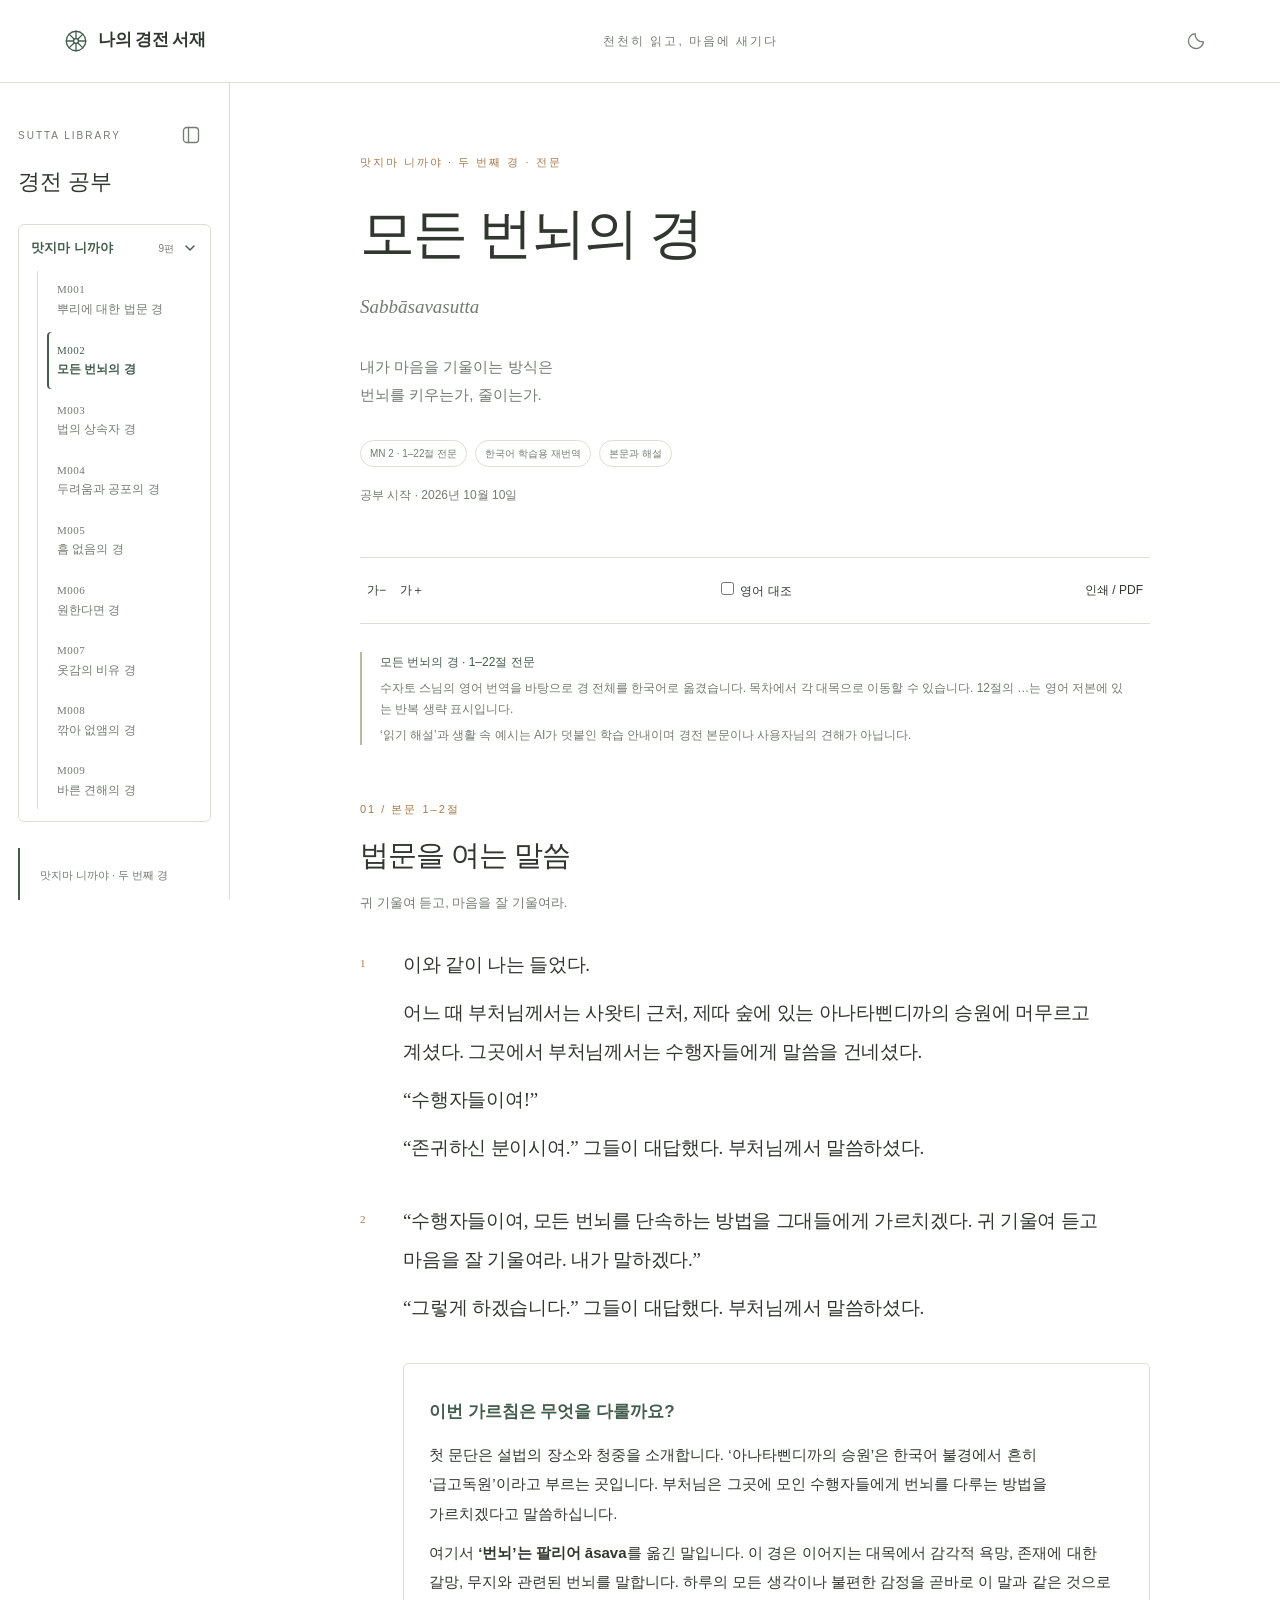
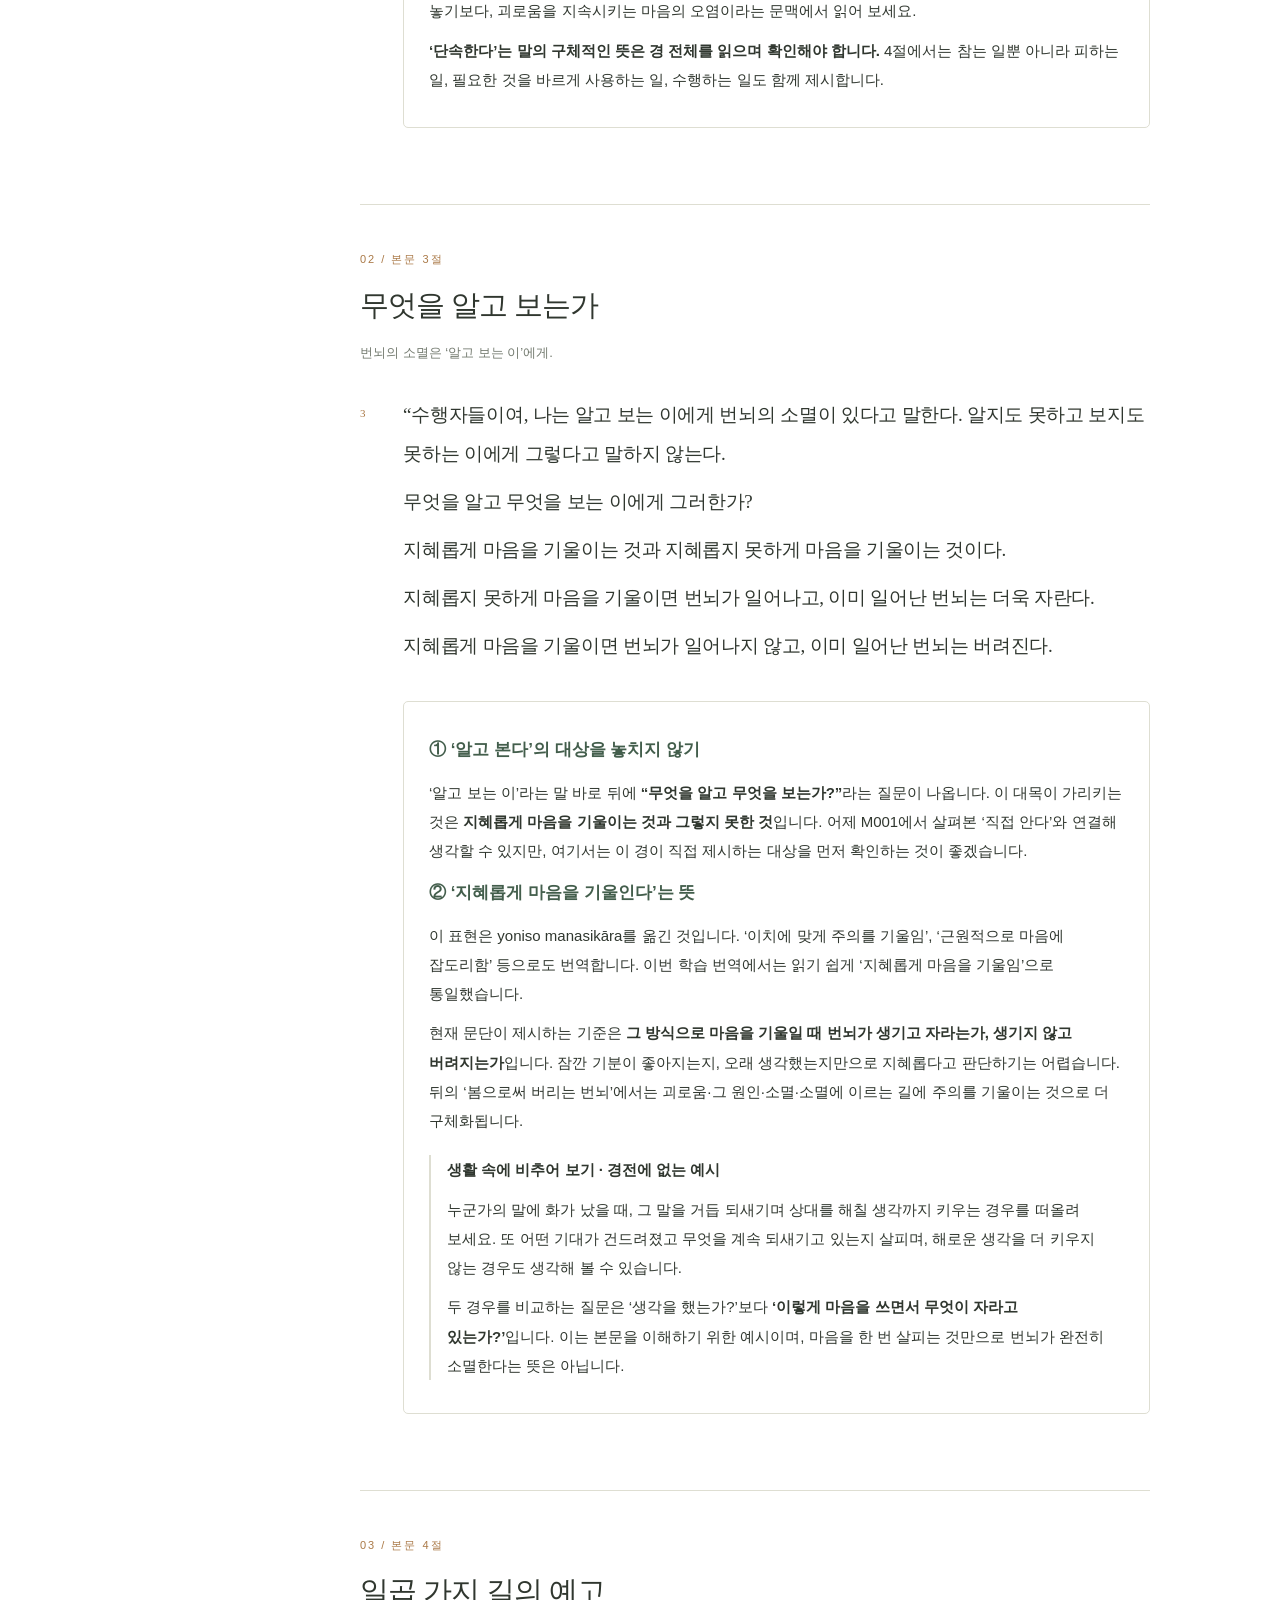
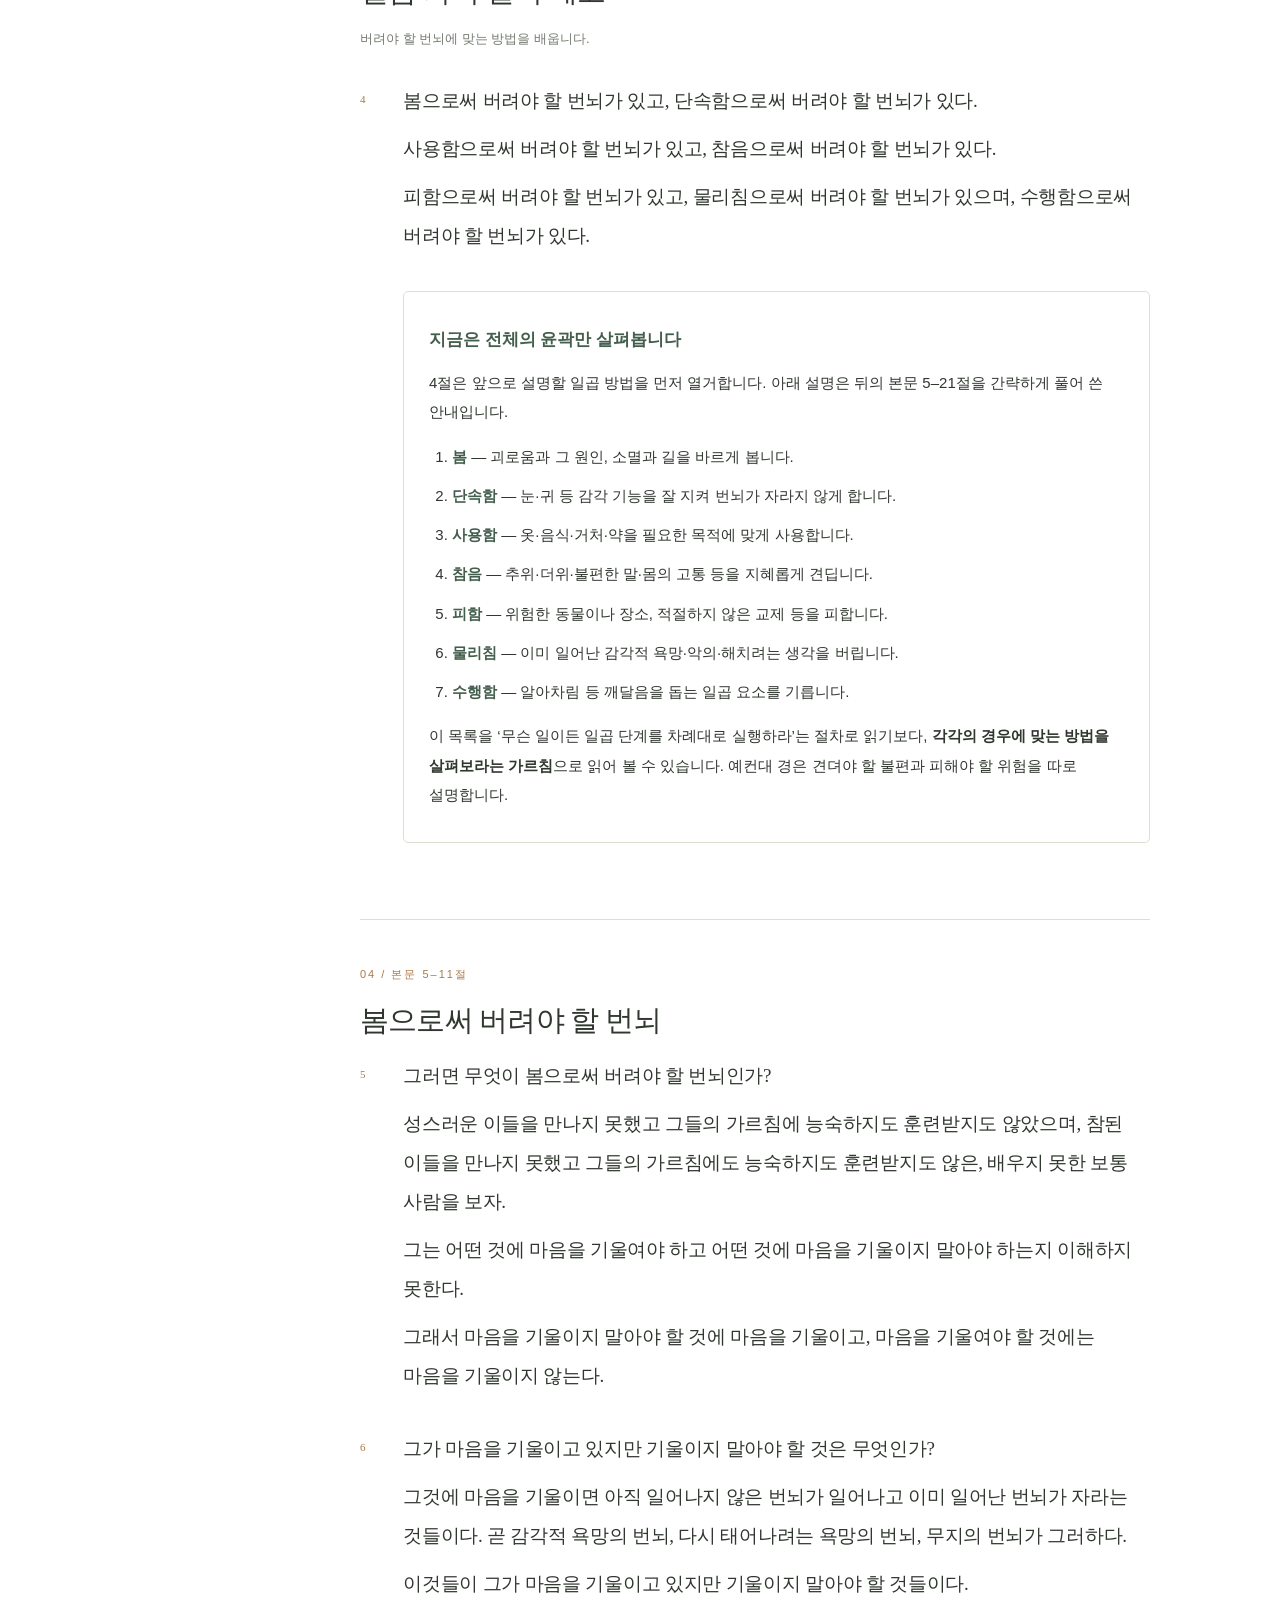
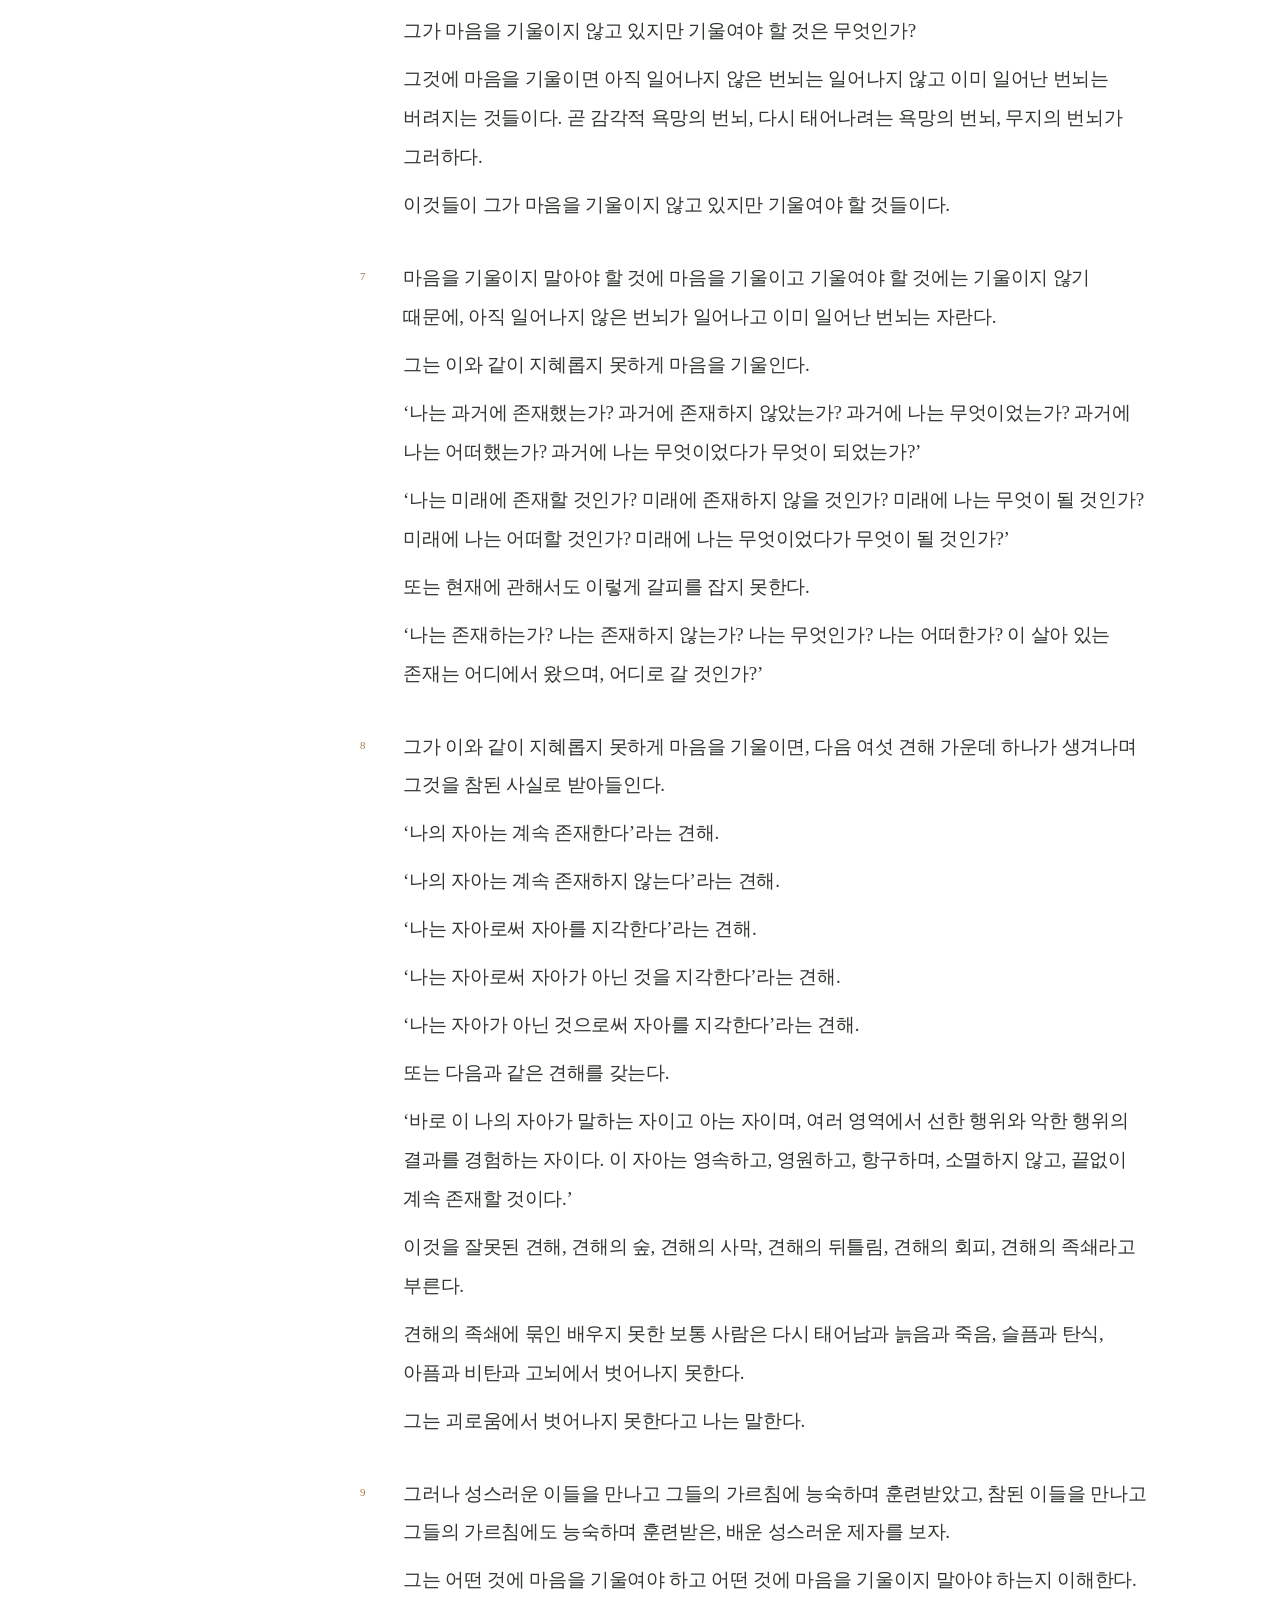
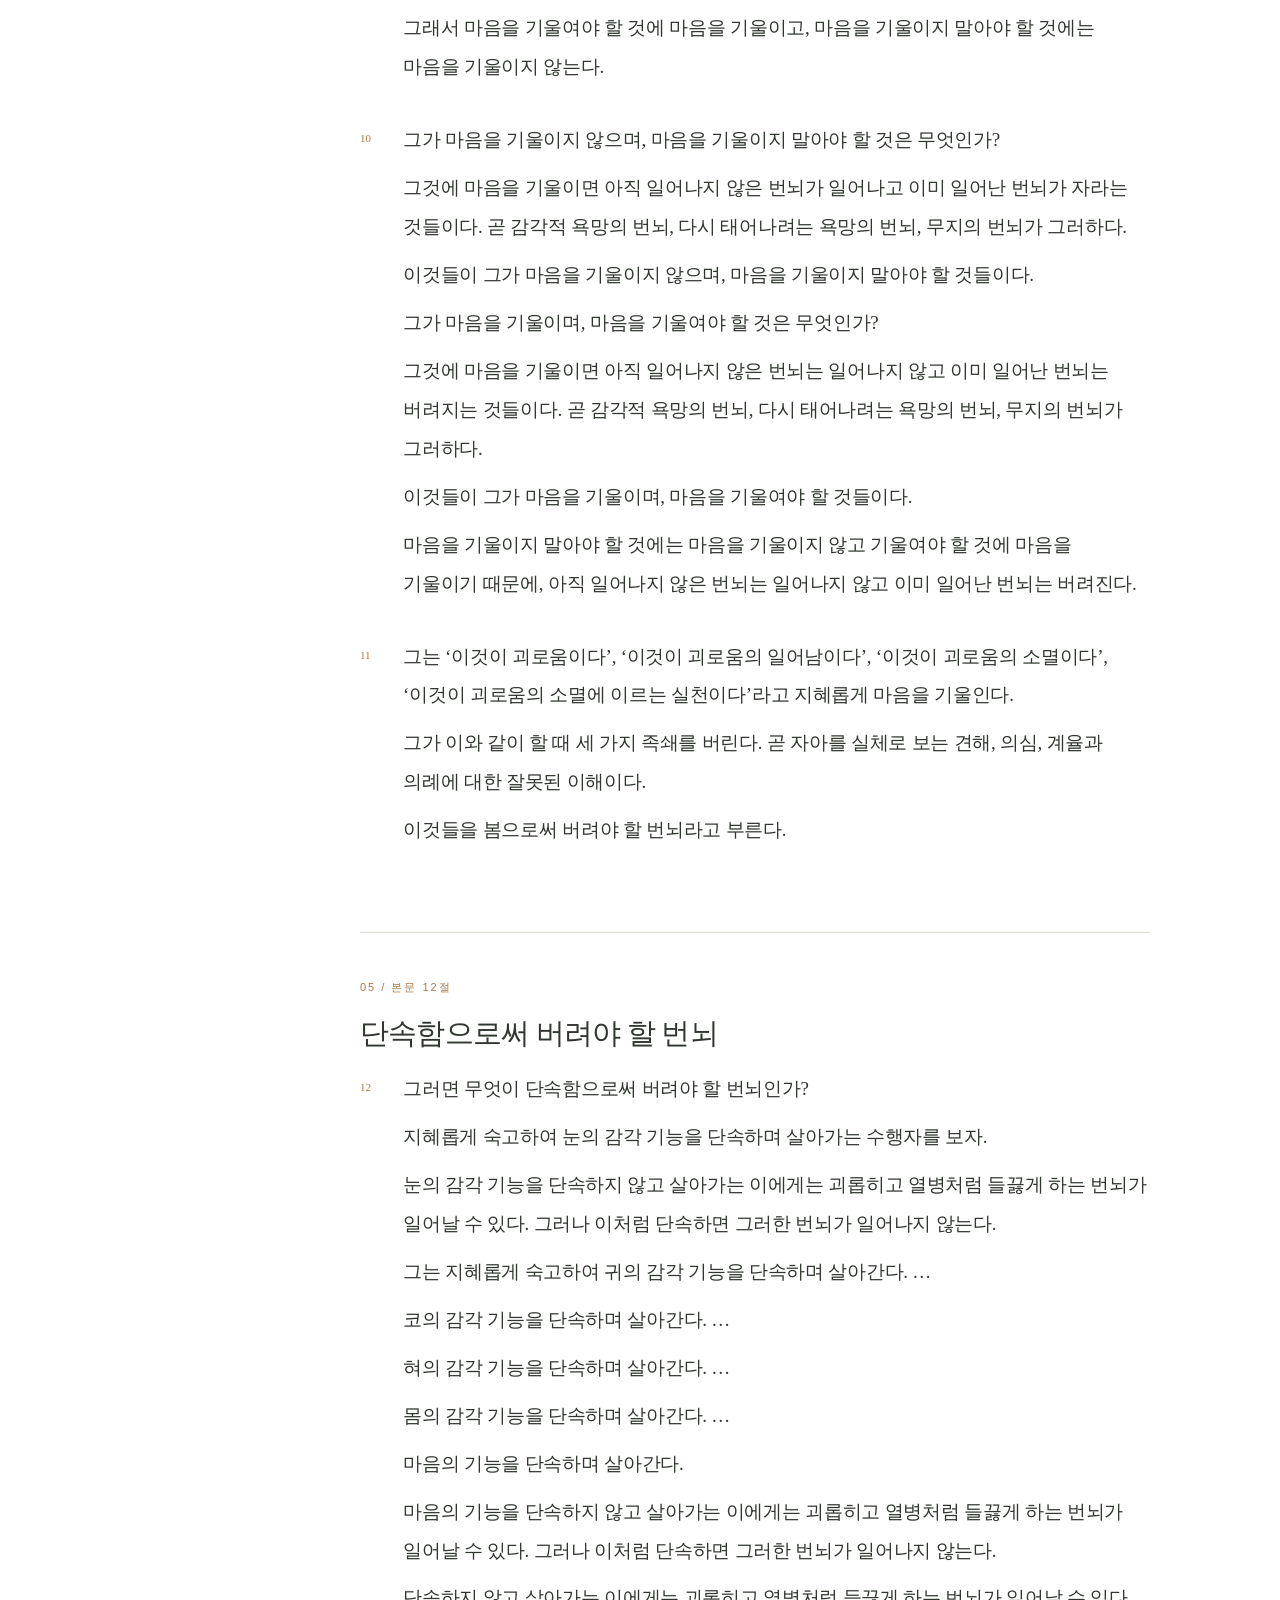
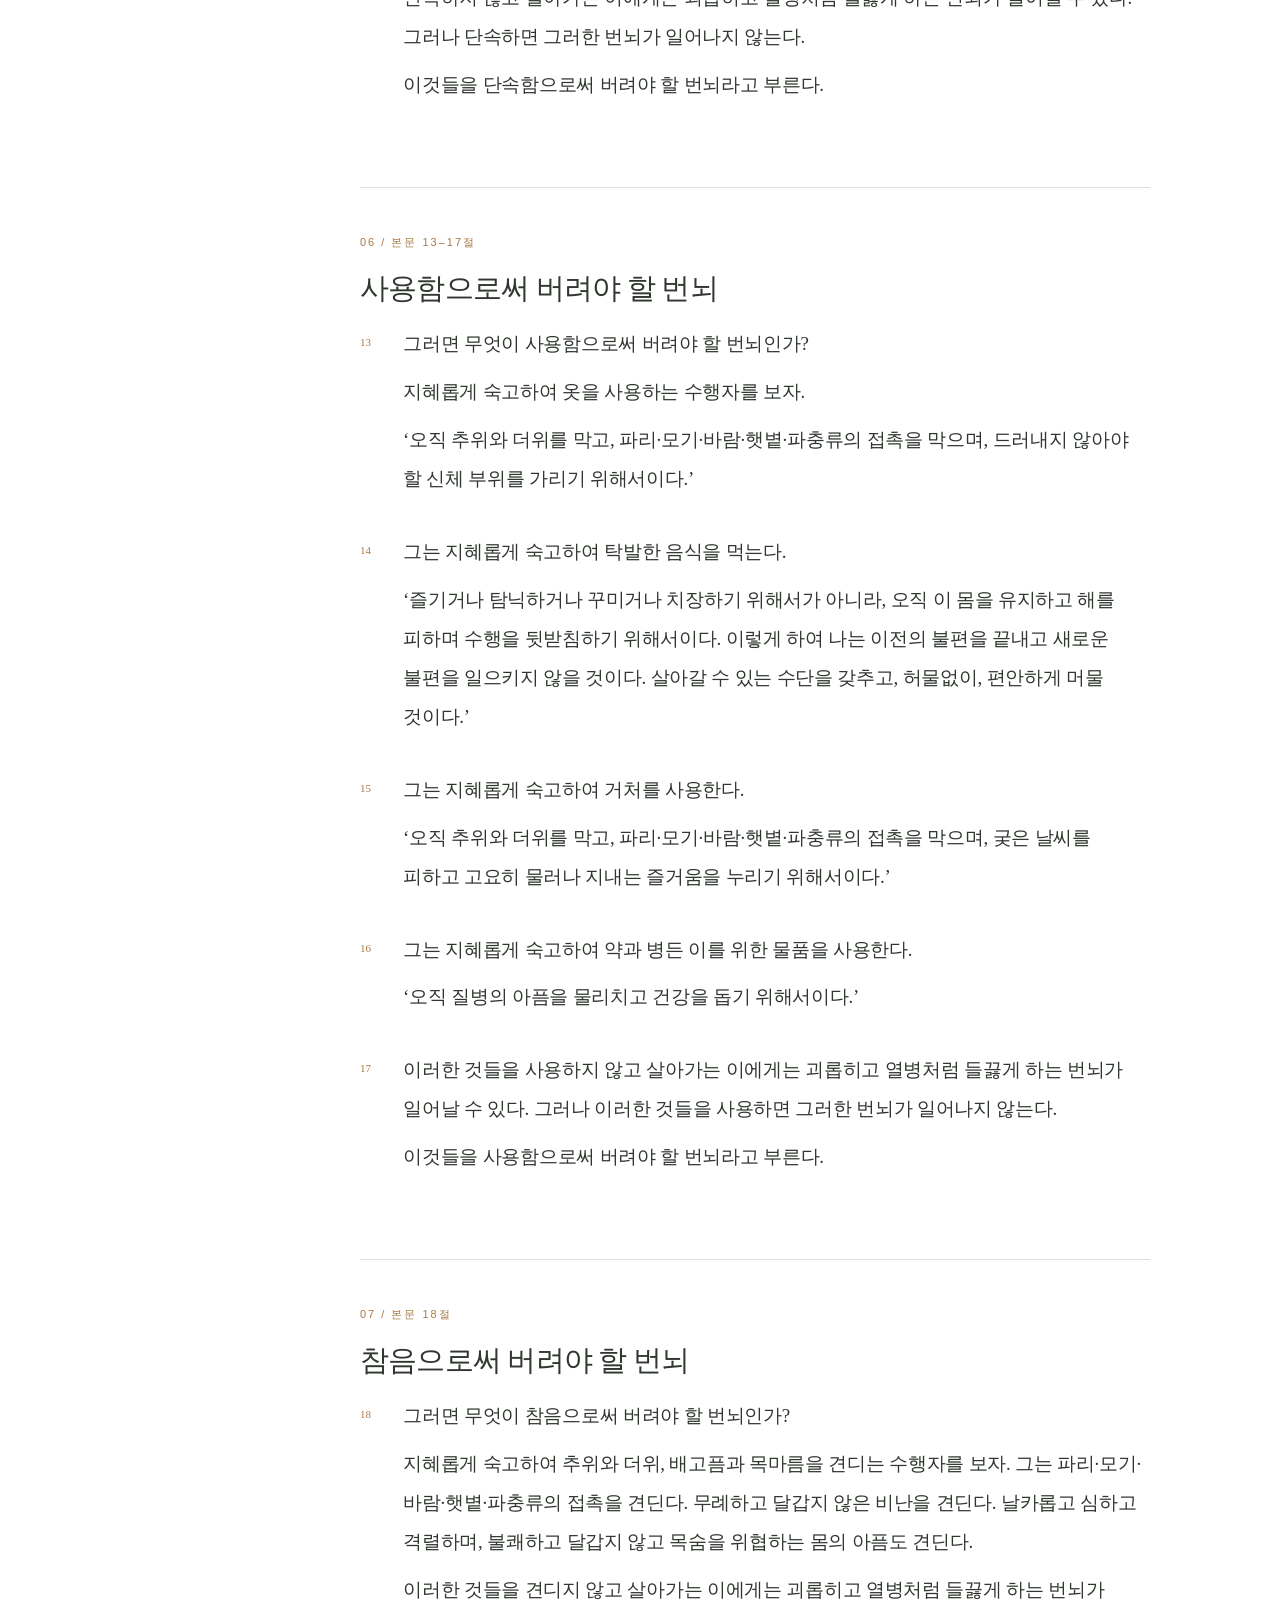
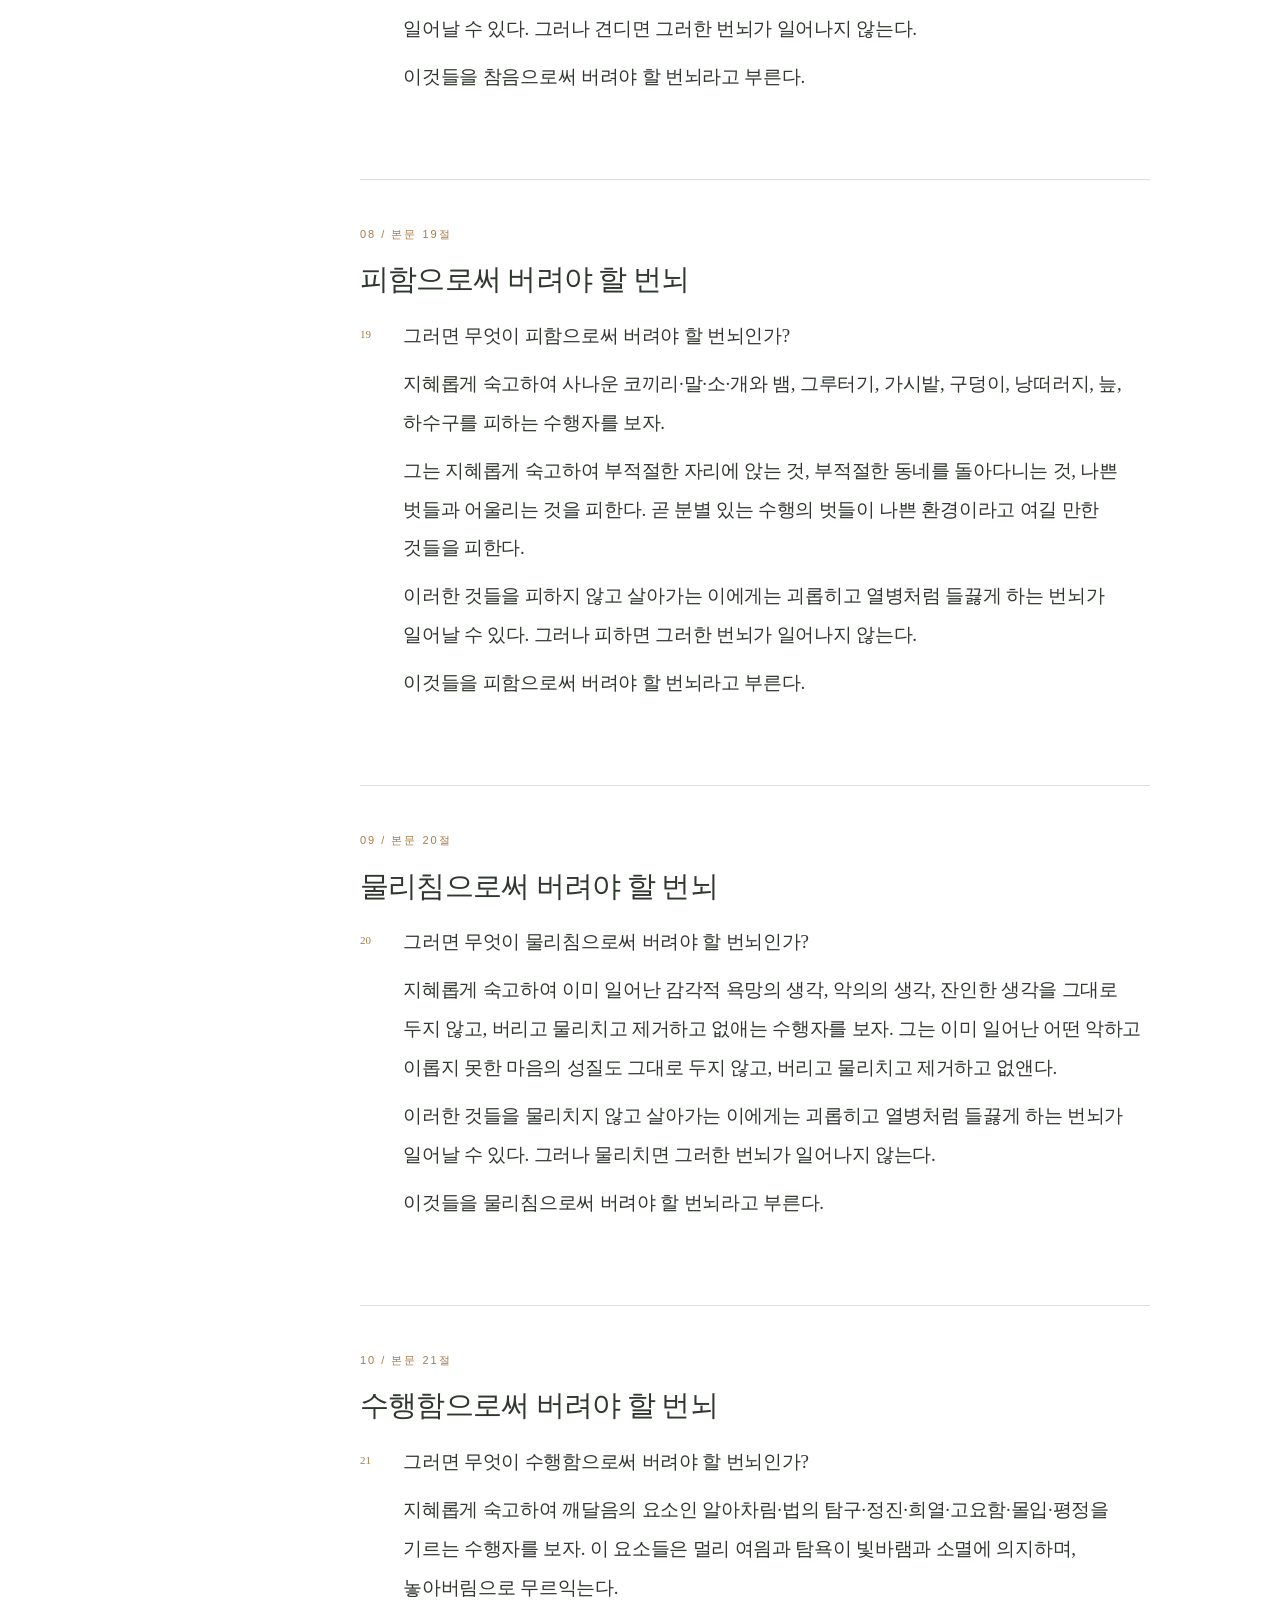
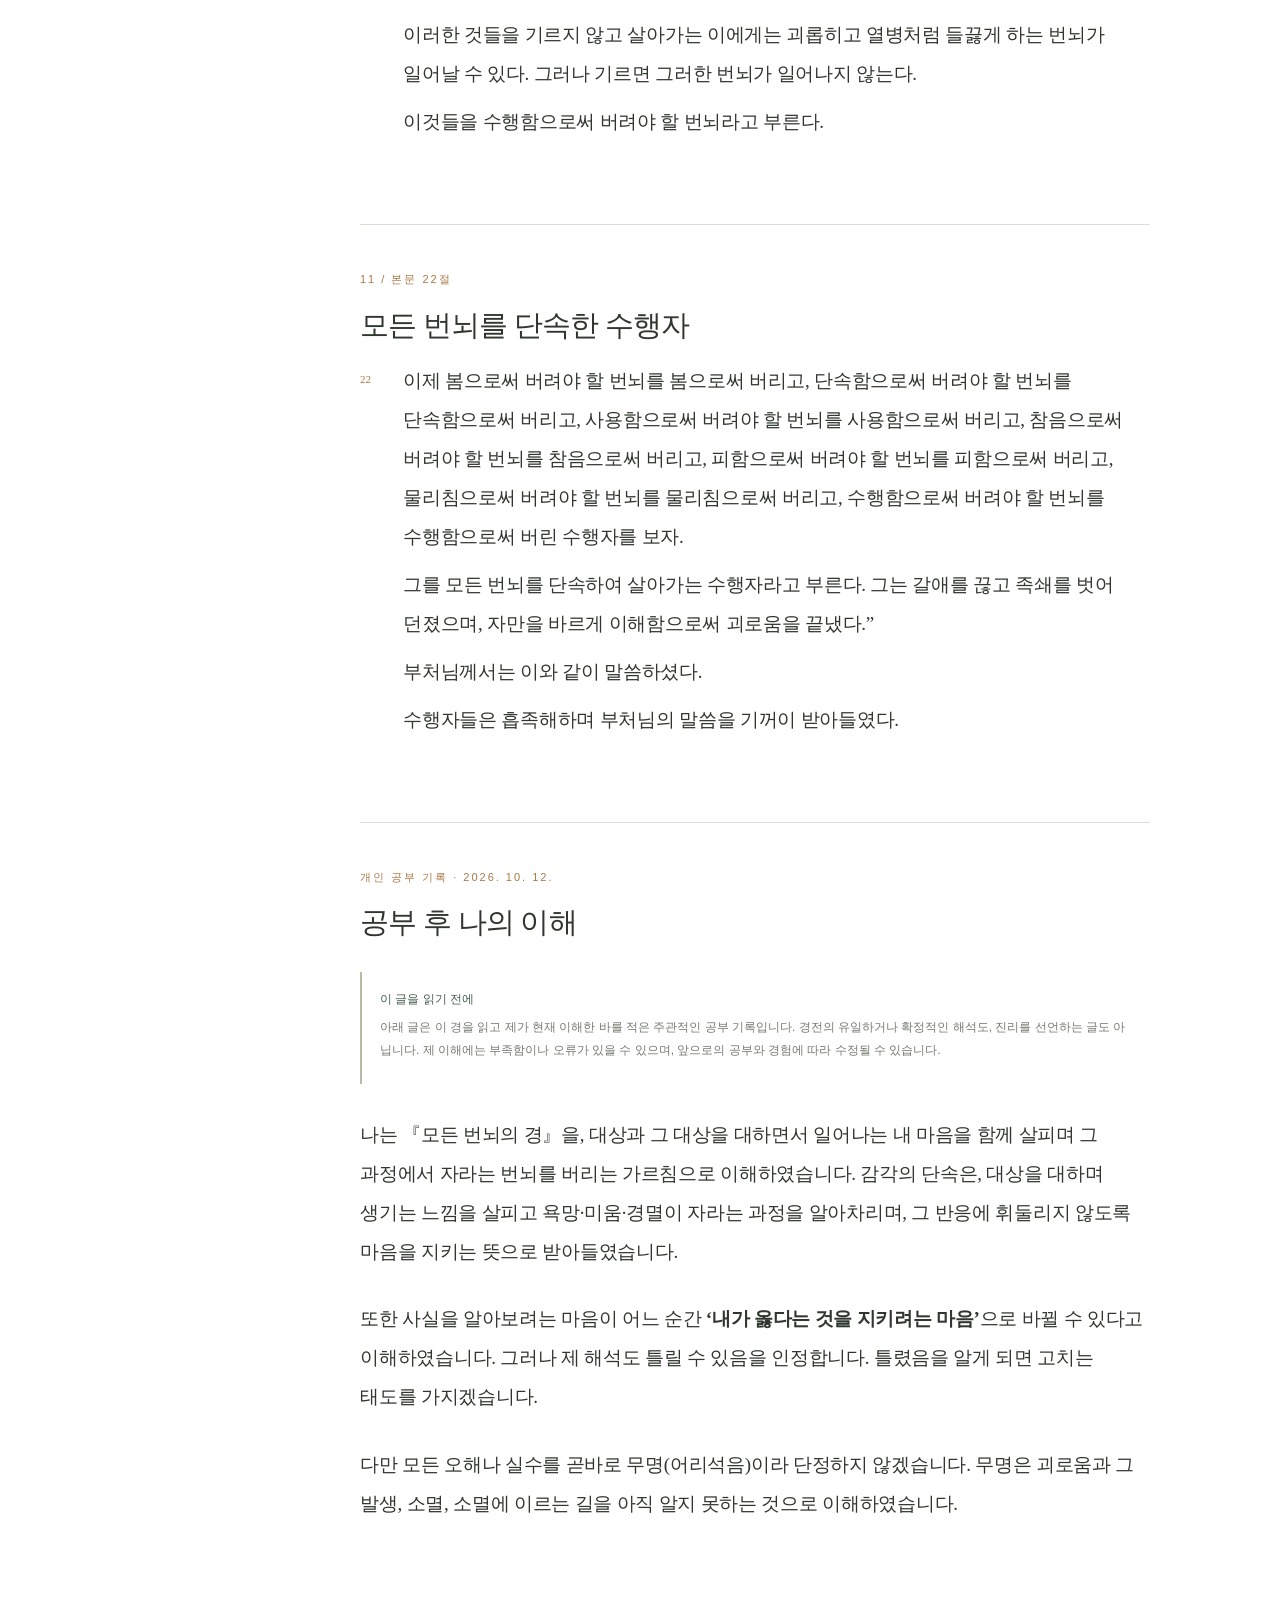
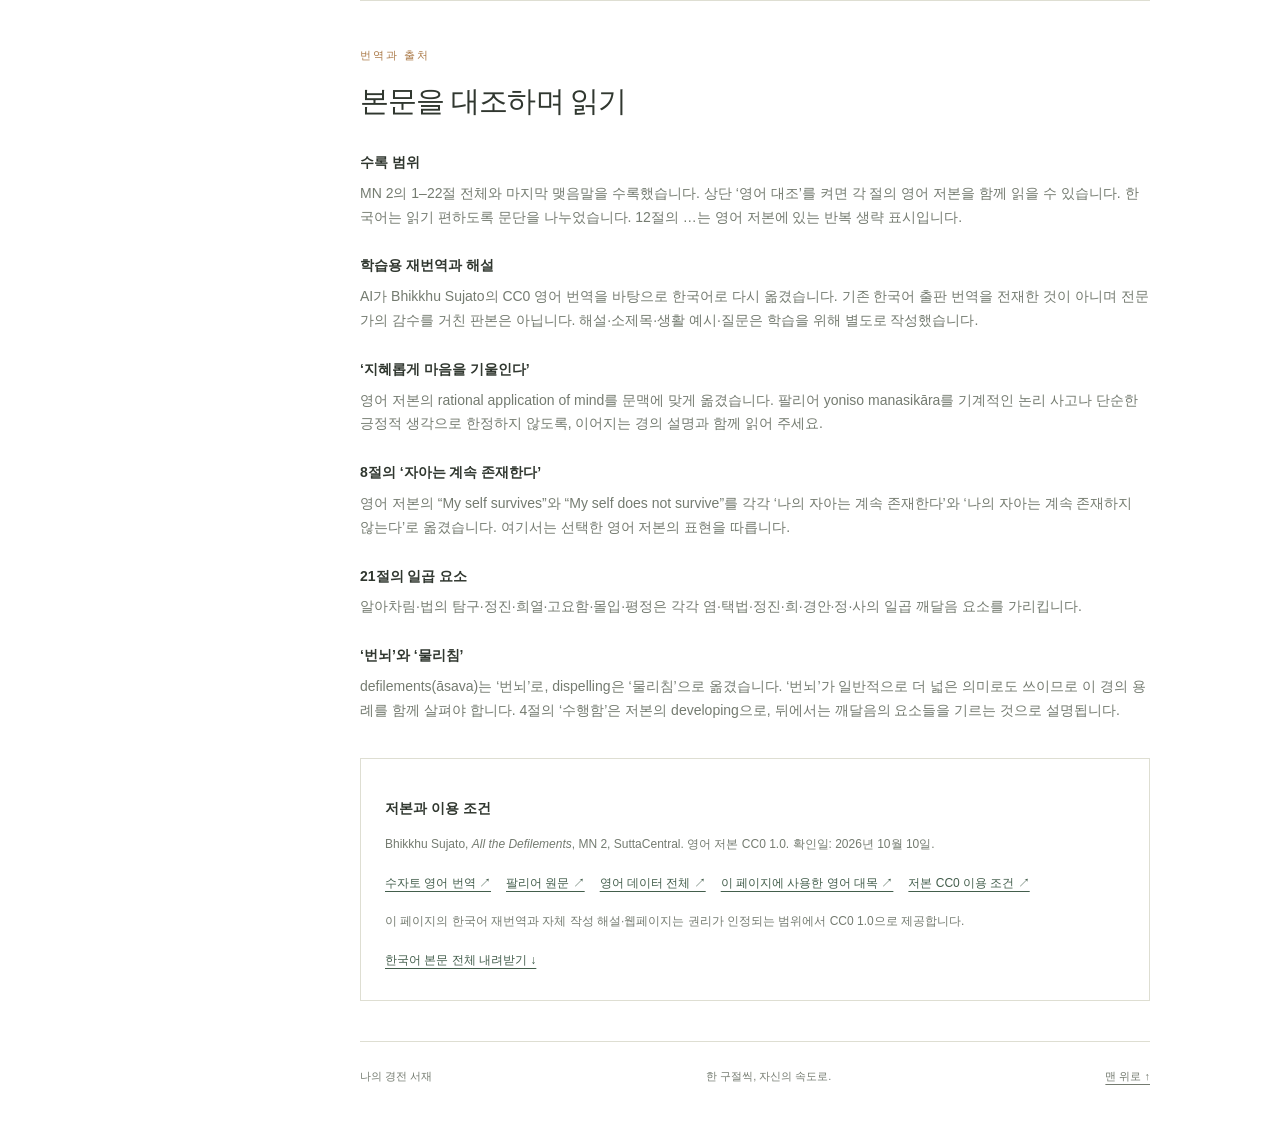
<file: mn2.html>
<!doctype html>
<html lang="ko"><head><meta charset="utf-8"><meta name="viewport" content="width=device-width,initial-scale=1">
<meta name="description" content="맛지마 니까야 M002 모든 번뇌의 경, 1–22절 전문. 한국어 학습용 재번역, 영어 대조, 구절 해설.">
<title>모든 번뇌의 경 · 전문 · 나의 경전 서재</title><link rel="stylesheet" href="style.css?v=20261012-white"><link rel="stylesheet" href="library.css?v=20261012-icons">
<style>
.commentary{margin:26px 0 28px 43px;padding:23px 25px;background:var(--paper);border:1px solid var(--line);border-radius:5px;font-size:15px;line-height:1.95;word-break:keep-all;overflow-wrap:anywhere}.commentary .label{font-size:11px;letter-spacing:1px;color:var(--accent)}.commentary h3{font-size:17px;margin:8px 0 12px;color:var(--green)}.commentary p{margin:10px 0}.commentary ul,.commentary ol{padding-left:23px}.commentary li{margin:9px 0}.commentary .example{border-left:2px solid var(--line);padding-left:16px;margin-top:20px}.method-list{padding-left:23px}.method-list li{margin:10px 0}.method-list strong{color:var(--green)}.study-question{padding:22px 25px;border-left:2px solid var(--accent);background:var(--paper);font-size:17px;line-height:1.9;margin:25px 0}.next-reading{padding:22px;border:1px solid var(--line);border-radius:5px;margin:30px 0;font-size:14px}.next-reading p{margin:8px 0;color:var(--muted)}.next-reading a{color:var(--green)}.study-date{font-size:12px;color:var(--muted);margin-top:18px}
@media(max-width:700px){.commentary{margin-left:0;padding:19px;font-size:15px}.commentary h3{font-size:16px}.study-question{font-size:16px}.hero h1{font-size:40px}.hero .eyebrow{letter-spacing:1px}}
@media print{.commentary{margin-left:0;font-size:11pt}.reading-note{display:block}.next-reading{display:none}.commentary,.study-question{background:white}.chapter{break-before:auto}.english{font-size:10pt}}
@media(min-width:701px){aside{max-height:calc(100dvh - 25px);overflow-y:auto;scrollbar-width:thin;padding-bottom:20px}}
.personal-reflection{margin-top:28px}.personal-reflection .korean p{margin-bottom:1.5em}.reflection-notice{margin:24px 0 32px;padding:16px 18px;background:var(--paper);line-height:1.9}@media print{.reflection-notice{display:block!important}.personal-reflection{break-before:page}}</style></head>
<body><a class="skip" href="#reading">본문으로 이동</a><div id="progress" aria-hidden="true"></div>
<header><div class="header-brand"><button id="sidebar-open" class="icon-button" aria-label="목차 펼치기" title="목차 펼치기" aria-expanded="false" aria-controls="reader-sidebar" hidden><svg viewBox="0 0 24 24" width="20" height="20" fill="none" stroke="currentColor" stroke-width="1.6" stroke-linecap="round" stroke-linejoin="round" aria-hidden="true" focusable="false"><rect x="3" y="3" width="18" height="18" rx="4"/><path d="M9 3v18"/></svg></button><a class="brand" href="index.html"><svg class="brand-mark" xmlns="http://www.w3.org/2000/svg" viewBox="0 0 32 32" width="24" height="24" aria-hidden="true" focusable="false"><g fill="none" stroke="currentColor" stroke-width="1.75" stroke-linecap="round" stroke-linejoin="round"><circle cx="16" cy="16" r="13"/><path d="M16 12.75L16 3"/><path d="M18.298097 13.701903L25.192388 6.807612"/><path d="M19.25 16L29 16"/><path d="M18.298097 18.298097L25.192388 25.192388"/><path d="M16 19.25L16 29"/><path d="M13.701903 18.298097L6.807612 25.192388"/><path d="M12.75 16L3 16"/><path d="M13.701903 13.701903L6.807612 6.807612"/><circle cx="16" cy="16" r="3.25"/></g></svg><span class="brand-name">나의 경전 서재</span></a></div><span class="header-caption">천천히 읽고, 마음에 새기다</span><div class="header-actions"><button id="theme" class="icon-button" aria-label="어두운 화면으로 전환" title="어두운 화면으로 전환"><svg class="icon-moon" viewBox="0 0 24 24" width="20" height="20" fill="none" stroke="currentColor" stroke-width="1.6" stroke-linecap="round" stroke-linejoin="round" aria-hidden="true" focusable="false"><path d="M20.9 13A9 9 0 0 1 11 3.1 9 9 0 1 0 20.9 13Z"/></svg><svg class="icon-sun" viewBox="0 0 24 24" width="20" height="20" fill="none" stroke="currentColor" stroke-width="1.6" stroke-linecap="round" stroke-linejoin="round" aria-hidden="true" focusable="false"><circle cx="12" cy="12" r="4"/><path d="M12 2v2m0 16v2M2 12h2m16 0h2M4.9 4.9l1.4 1.4m11.4 11.4 1.4 1.4m0-14.2-1.4 1.4M6.3 17.7l-1.4 1.4"/></svg></button></div></header>
<div class="layout"><aside id="reader-sidebar"><div class="shelf-heading"><div class="shelf-label">SUTTA LIBRARY</div><button id="sidebar-toggle" class="icon-button" aria-label="목차 접기" title="목차 접기" aria-expanded="true" aria-controls="reader-sidebar"><svg viewBox="0 0 24 24" width="20" height="20" fill="none" stroke="currentColor" stroke-width="1.6" stroke-linecap="round" stroke-linejoin="round" aria-hidden="true" focusable="false"><rect x="3" y="3" width="18" height="18" rx="4"/><path d="M9 3v18"/></svg></button></div><div class="shelf-title">경전 공부</div><!-- library:start --><div class="library-tree" role="navigation" aria-label="경전 선택"><details class="library-category" open><summary><span class="library-category-title">맛지마 니까야</span><span class="library-count">9편</span><svg class="library-chevron" viewBox="0 0 16 16" width="16" height="16" aria-hidden="true" focusable="false"><path d="m6 4 4 4-4 4" fill="none" stroke="currentColor" stroke-width="1.5" stroke-linecap="round" stroke-linejoin="round"/></svg></summary><div class="library-books"><a class="library-book" href="index.html"><span class="library-code">M001</span><span class="library-book-title">뿌리에 대한 법문 경</span></a><a class="library-book" href="mn2.html" aria-current="page"><span class="library-code">M002</span><span class="library-book-title">모든 번뇌의 경</span></a><a class="library-book" href="mn3.html"><span class="library-code">M003</span><span class="library-book-title">법의 상속자 경</span></a><a class="library-book" href="mn4.html"><span class="library-code">M004</span><span class="library-book-title">두려움과 공포의 경</span></a><a class="library-book" href="mn5.html"><span class="library-code">M005</span><span class="library-book-title">흠 없음의 경</span></a><a class="library-book" href="mn6.html"><span class="library-code">M006</span><span class="library-book-title">원한다면 경</span></a><a class="library-book" href="mn7.html"><span class="library-code">M007</span><span class="library-book-title">옷감의 비유 경</span></a><a class="library-book" href="mn8.html"><span class="library-code">M008</span><span class="library-book-title">깎아 없앰의 경</span></a><a class="library-book" href="mn9.html"><span class="library-code">M009</span><span class="library-book-title">바른 견해의 경</span></a></div></details></div><!-- library:end --><div class="book-card"><span>맛지마 니까야 · 두 번째 경</span><strong>M002</strong><p>모든 번뇌의 경</p></div>
<nav aria-label="본문 목차"><a href="#opening"><span>01</span>법문을 여는 말씀</a><a href="#attention"><span>02</span>무엇을 알고 보는가</a><a href="#methods"><span>03</span>일곱 가지 길의 예고</a><a href="#seeing"><span>04</span>봄으로써 버려야 할 번뇌</a><a href="#restraint"><span>05</span>단속함으로써 버려야 할 번뇌</a><a href="#using"><span>06</span>사용함으로써 버려야 할 번뇌</a><a href="#enduring"><span>07</span>참음으로써 버려야 할 번뇌</a><a href="#avoiding"><span>08</span>피함으로써 버려야 할 번뇌</a><a href="#dispelling"><span>09</span>물리침으로써 버려야 할 번뇌</a><a href="#developing"><span>10</span>수행함으로써 버려야 할 번뇌</a><a href="#conclusion"><span>11</span>모든 번뇌를 단속한 수행자</a><a href="#my-understanding"><span>12</span>공부 후 나의 이해</a></nav><a class="source-nav" href="#translation">번역과 출처 ↗</a></aside>
<main id="top"><div class="hero"><div class="eyebrow">맛지마 니까야 · 두 번째 경 · 전문</div><h1>모든 번뇌의 경</h1><p class="pali" lang="pi">Sabbāsavasutta</p><p class="intro">내가 마음을 기울이는 방식은<br>번뇌를 키우는가, 줄이는가.</p><div class="hero-meta"><span>MN 2 · 1–22절 전문</span><span>한국어 학습용 재번역</span><span>본문과 해설</span></div><p class="study-date">공부 시작 · 2026년 10월 10일</p></div>
<div class="toolbar" aria-label="읽기 설정"><div><button id="smaller" aria-label="글자 작게">가−</button><button id="larger" aria-label="글자 크게">가＋</button></div><label><input id="english-toggle" type="checkbox"> 영어 대조</label><button id="print">인쇄 / PDF</button></div>
<div class="reading-note"><strong>모든 번뇌의 경 · 1–22절 전문</strong><p>수자토 스님의 영어 번역을 바탕으로 경 전체를 한국어로 옮겼습니다. 목차에서 각 대목으로 이동할 수 있습니다. 12절의 …는 영어 저본에 있는 반복 생략 표시입니다.</p><p>‘읽기 해설’과 생활 속 예시는 AI가 덧붙인 학습 안내이며 경전 본문이나 사용자님의 견해가 아닙니다.</p></div>
<div id="reading">
<section id="opening" class="chapter"><div class="chapter-label">01 / 본문 1–2절</div><h2>법문을 여는 말씀</h2><p class="chapter-sub">귀 기울여 듣고, 마음을 잘 기울여라.</p><article id="p1" class="verse"><a class="number" href="#p1" aria-label="1절 링크">1</a><div><div class="korean"><p>이와 같이 나는 들었다.</p><p>어느 때 부처님께서는 사왓티 근처, 제따 숲에 있는 아나타삔디까의 승원에 머무르고 계셨다. 그곳에서 부처님께서는 수행자들에게 말씀을 건네셨다.</p><p>“수행자들이여!”</p><p>“존귀하신 분이시여.” 그들이 대답했다. 부처님께서 말씀하셨다.</p></div><p class="english" lang="en">So I have heard. At one time the Buddha was staying near Sāvatthī in Jeta’s Grove, Anāthapiṇḍika’s monastery. There the Buddha addressed the mendicants, “Mendicants!” “Venerable sir,” they replied. The Buddha said this:</p></div></article><article id="p2" class="verse"><a class="number" href="#p2" aria-label="2절 링크">2</a><div><div class="korean"><p>“수행자들이여, 모든 번뇌를 단속하는 방법을 그대들에게 가르치겠다. 귀 기울여 듣고 마음을 잘 기울여라. 내가 말하겠다.”</p><p>“그렇게 하겠습니다.” 그들이 대답했다. 부처님께서 말씀하셨다.</p></div><p class="english" lang="en">“Mendicants, I will teach you the explanation of the restraint of all defilements. Listen and apply your mind well, I will speak.” “Yes, sir,” they replied. The Buddha said this:</p></div></article>
<div class="commentary"><h3>이번 가르침은 무엇을 다룰까요?</h3><p>첫 문단은 설법의 장소와 청중을 소개합니다. ‘아나타삔디까의 승원’은 한국어 불경에서 흔히 ‘급고독원’이라고 부르는 곳입니다. 부처님은 그곳에 모인 수행자들에게 번뇌를 다루는 방법을 가르치겠다고 말씀하십니다.</p><p>여기서 <strong>‘번뇌’는 팔리어 āsava</strong>를 옮긴 말입니다. 이 경은 이어지는 대목에서 감각적 욕망, 존재에 대한 갈망, 무지와 관련된 번뇌를 말합니다. 하루의 모든 생각이나 불편한 감정을 곧바로 이 말과 같은 것으로 놓기보다, 괴로움을 지속시키는 마음의 오염이라는 문맥에서 읽어 보세요.</p><p><strong>‘단속한다’는 말의 구체적인 뜻은 경 전체를 읽으며 확인해야 합니다.</strong> 4절에서는 참는 일뿐 아니라 피하는 일, 필요한 것을 바르게 사용하는 일, 수행하는 일도 함께 제시합니다.</p></div></section>
<section id="attention" class="chapter"><div class="chapter-label">02 / 본문 3절</div><h2>무엇을 알고 보는가</h2><p class="chapter-sub">번뇌의 소멸은 ‘알고 보는 이’에게.</p><article id="p3" class="verse"><a class="number" href="#p3" aria-label="3절 링크">3</a><div><div class="korean"><p>“수행자들이여, 나는 알고 보는 이에게 번뇌의 소멸이 있다고 말한다. 알지도 못하고 보지도 못하는 이에게 그렇다고 말하지 않는다.</p><p>무엇을 알고 무엇을 보는 이에게 그러한가?</p><p>지혜롭게 마음을 기울이는 것과 지혜롭지 못하게 마음을 기울이는 것이다.</p><p>지혜롭지 못하게 마음을 기울이면 번뇌가 일어나고, 이미 일어난 번뇌는 더욱 자란다.</p><p>지혜롭게 마음을 기울이면 번뇌가 일어나지 않고, 이미 일어난 번뇌는 버려진다.</p></div><p class="english" lang="en">“Mendicants, I say that the ending of defilements is for one who knows and sees, not for one who does not know or see. For one who knows and sees what? Rational application of mind and irrational application of mind. When you apply the mind irrationally, defilements arise, and once arisen they grow. When you apply the mind rationally, defilements don’t arise, and those that have already arisen are given up.</p></div></article>
<div class="commentary"><h3>① ‘알고 본다’의 대상을 놓치지 않기</h3><p>‘알고 보는 이’라는 말 바로 뒤에 <strong>“무엇을 알고 무엇을 보는가?”</strong>라는 질문이 나옵니다. 이 대목이 가리키는 것은 <strong>지혜롭게 마음을 기울이는 것과 그렇지 못한 것</strong>입니다. 어제 M001에서 살펴본 ‘직접 안다’와 연결해 생각할 수 있지만, 여기서는 이 경이 직접 제시하는 대상을 먼저 확인하는 것이 좋겠습니다.</p><h3>② ‘지혜롭게 마음을 기울인다’는 뜻</h3><p>이 표현은 <span lang="pi">yoniso manasikāra</span>를 옮긴 것입니다. ‘이치에 맞게 주의를 기울임’, ‘근원적으로 마음에 잡도리함’ 등으로도 번역합니다. 이번 학습 번역에서는 읽기 쉽게 ‘지혜롭게 마음을 기울임’으로 통일했습니다.</p><p>현재 문단이 제시하는 기준은 <strong>그 방식으로 마음을 기울일 때 번뇌가 생기고 자라는가, 생기지 않고 버려지는가</strong>입니다. 잠깐 기분이 좋아지는지, 오래 생각했는지만으로 지혜롭다고 판단하기는 어렵습니다. 뒤의 ‘봄으로써 버리는 번뇌’에서는 괴로움·그 원인·소멸·소멸에 이르는 길에 주의를 기울이는 것으로 더 구체화됩니다.</p><div class="example"><strong>생활 속에 비추어 보기 · 경전에 없는 예시</strong><p>누군가의 말에 화가 났을 때, 그 말을 거듭 되새기며 상대를 해칠 생각까지 키우는 경우를 떠올려 보세요. 또 어떤 기대가 건드려졌고 무엇을 계속 되새기고 있는지 살피며, 해로운 생각을 더 키우지 않는 경우도 생각해 볼 수 있습니다.</p><p>두 경우를 비교하는 질문은 ‘생각을 했는가?’보다 <strong>‘이렇게 마음을 쓰면서 무엇이 자라고 있는가?’</strong>입니다. 이는 본문을 이해하기 위한 예시이며, 마음을 한 번 살피는 것만으로 번뇌가 완전히 소멸한다는 뜻은 아닙니다.</p></div></div></section>
<section id="methods" class="chapter"><div class="chapter-label">03 / 본문 4절</div><h2>일곱 가지 길의 예고</h2><p class="chapter-sub">버려야 할 번뇌에 맞는 방법을 배웁니다.</p><article id="p4" class="verse"><a class="number" href="#p4" aria-label="4절 링크">4</a><div><div class="korean"><p>봄으로써 버려야 할 번뇌가 있고, 단속함으로써 버려야 할 번뇌가 있다.</p><p>사용함으로써 버려야 할 번뇌가 있고, 참음으로써 버려야 할 번뇌가 있다.</p><p>피함으로써 버려야 할 번뇌가 있고, 물리침으로써 버려야 할 번뇌가 있으며, 수행함으로써 버려야 할 번뇌가 있다.</p></div><p class="english" lang="en">Some defilements should be given up by seeing, some by restraint, some by using, some by enduring, some by avoiding, some by dispelling, and some by developing.</p></div></article>
<div class="commentary"><h3>지금은 전체의 윤곽만 살펴봅니다</h3><p>4절은 앞으로 설명할 일곱 방법을 먼저 열거합니다. 아래 설명은 뒤의 본문 5–21절을 간략하게 풀어 쓴 안내입니다.</p><ol class="method-list"><li><strong>봄</strong> — 괴로움과 그 원인, 소멸과 길을 바르게 봅니다.</li><li><strong>단속함</strong> — 눈·귀 등 감각 기능을 잘 지켜 번뇌가 자라지 않게 합니다.</li><li><strong>사용함</strong> — 옷·음식·거처·약을 필요한 목적에 맞게 사용합니다.</li><li><strong>참음</strong> — 추위·더위·불편한 말·몸의 고통 등을 지혜롭게 견딥니다.</li><li><strong>피함</strong> — 위험한 동물이나 장소, 적절하지 않은 교제 등을 피합니다.</li><li><strong>물리침</strong> — 이미 일어난 감각적 욕망·악의·해치려는 생각을 버립니다.</li><li><strong>수행함</strong> — 알아차림 등 깨달음을 돕는 일곱 요소를 기릅니다.</li></ol><p>이 목록을 ‘무슨 일이든 일곱 단계를 차례대로 실행하라’는 절차로 읽기보다, <strong>각각의 경우에 맞는 방법을 살펴보라는 가르침</strong>으로 읽어 볼 수 있습니다. 예컨대 경은 견뎌야 할 불편과 피해야 할 위험을 따로 설명합니다.</p></div></section>
<section id="seeing" class="chapter"><div class="chapter-label">04 / 본문 5–11절</div><h2>봄으로써 버려야 할 번뇌</h2><article id="p5" class="verse"><a class="number" href="#p5" aria-label="5절 링크">5</a><div><div class="korean"><p>그러면 무엇이 봄으로써 버려야 할 번뇌인가?</p><p>성스러운 이들을 만나지 못했고 그들의 가르침에 능숙하지도 훈련받지도 않았으며, 참된 이들을 만나지 못했고 그들의 가르침에도 능숙하지도 훈련받지도 않은, 배우지 못한 보통 사람을 보자.</p><p>그는 어떤 것에 마음을 기울여야 하고 어떤 것에 마음을 기울이지 말아야 하는지 이해하지 못한다.</p><p>그래서 마음을 기울이지 말아야 할 것에 마음을 기울이고, 마음을 기울여야 할 것에는 마음을 기울이지 않는다.</p></div><p class="english" lang="en">And what are the defilements that should be given up by seeing? Take an unlearned ordinary person who has not seen the noble ones, and is neither skilled nor trained in the teaching of the noble ones. They’ve not seen true persons, and are neither skilled nor trained in the teaching of the true persons. They don’t understand to which things they should apply the mind and to which things they should not apply the mind. So they apply the mind to things they shouldn’t and don’t apply the mind to things they should.</p></div></article><article id="p6" class="verse"><a class="number" href="#p6" aria-label="6절 링크">6</a><div><div class="korean"><p>그가 마음을 기울이고 있지만 기울이지 말아야 할 것은 무엇인가?</p><p>그것에 마음을 기울이면 아직 일어나지 않은 번뇌가 일어나고 이미 일어난 번뇌가 자라는 것들이다. 곧 감각적 욕망의 번뇌, 다시 태어나려는 욕망의 번뇌, 무지의 번뇌가 그러하다.</p><p>이것들이 그가 마음을 기울이고 있지만 기울이지 말아야 할 것들이다.</p><p>그가 마음을 기울이지 않고 있지만 기울여야 할 것은 무엇인가?</p><p>그것에 마음을 기울이면 아직 일어나지 않은 번뇌는 일어나지 않고 이미 일어난 번뇌는 버려지는 것들이다. 곧 감각적 욕망의 번뇌, 다시 태어나려는 욕망의 번뇌, 무지의 번뇌가 그러하다.</p><p>이것들이 그가 마음을 기울이지 않고 있지만 기울여야 할 것들이다.</p></div><p class="english" lang="en">And what are the things to which they apply the mind but should not? They are the things that, when the mind is applied to them, give rise to unarisen defilements and make arisen defilements grow: the defilements of sensual desire, desire to be reborn, and ignorance. These are the things to which they apply the mind but should not. And what are the things to which they do not apply the mind but should? They are the things that, when the mind is applied to them, do not give rise to unarisen defilements and give up arisen defilements: the defilements of sensual desire, desire to be reborn, and ignorance. These are the things to which they do not apply the mind but should.</p></div></article><article id="p7" class="verse"><a class="number" href="#p7" aria-label="7절 링크">7</a><div><div class="korean"><p>마음을 기울이지 말아야 할 것에 마음을 기울이고 기울여야 할 것에는 기울이지 않기 때문에, 아직 일어나지 않은 번뇌가 일어나고 이미 일어난 번뇌는 자란다.</p><p>그는 이와 같이 지혜롭지 못하게 마음을 기울인다.</p><p>‘나는 과거에 존재했는가? 과거에 존재하지 않았는가? 과거에 나는 무엇이었는가? 과거에 나는 어떠했는가? 과거에 나는 무엇이었다가 무엇이 되었는가?’</p><p>‘나는 미래에 존재할 것인가? 미래에 존재하지 않을 것인가? 미래에 나는 무엇이 될 것인가? 미래에 나는 어떠할 것인가? 미래에 나는 무엇이었다가 무엇이 될 것인가?’</p><p>또는 현재에 관해서도 이렇게 갈피를 잡지 못한다.</p><p>‘나는 존재하는가? 나는 존재하지 않는가? 나는 무엇인가? 나는 어떠한가? 이 살아 있는 존재는 어디에서 왔으며, 어디로 갈 것인가?’</p></div><p class="english" lang="en">Because of applying the mind to what they should not and not applying the mind to what they should, unarisen defilements arise and arisen defilements grow. This is how they apply the mind irrationally: ‘Did I exist in the past? Did I not exist in the past? What was I in the past? How was I in the past? After being what, what did I become in the past? Will I exist in the future? Will I not exist in the future? What will I be in the future? How will I be in the future? After being what, what will I become in the future?’ Or they are undecided about the present thus: ‘Am I? Am I not? What am I? How am I? This sentient being—where did it come from? And where will it go?’</p></div></article><article id="p8" class="verse"><a class="number" href="#p8" aria-label="8절 링크">8</a><div><div class="korean"><p>그가 이와 같이 지혜롭지 못하게 마음을 기울이면, 다음 여섯 견해 가운데 하나가 생겨나며 그것을 참된 사실로 받아들인다.</p><p>‘나의 자아는 계속 존재한다’라는 견해.</p><p>‘나의 자아는 계속 존재하지 않는다’라는 견해.</p><p>‘나는 자아로써 자아를 지각한다’라는 견해.</p><p>‘나는 자아로써 자아가 아닌 것을 지각한다’라는 견해.</p><p>‘나는 자아가 아닌 것으로써 자아를 지각한다’라는 견해.</p><p>또는 다음과 같은 견해를 갖는다.</p><p>‘바로 이 나의 자아가 말하는 자이고 아는 자이며, 여러 영역에서 선한 행위와 악한 행위의 결과를 경험하는 자이다. 이 자아는 영속하고, 영원하고, 항구하며, 소멸하지 않고, 끝없이 계속 존재할 것이다.’</p><p>이것을 잘못된 견해, 견해의 숲, 견해의 사막, 견해의 뒤틀림, 견해의 회피, 견해의 족쇄라고 부른다.</p><p>견해의 족쇄에 묶인 배우지 못한 보통 사람은 다시 태어남과 늙음과 죽음, 슬픔과 탄식, 아픔과 비탄과 고뇌에서 벗어나지 못한다.</p><p>그는 괴로움에서 벗어나지 못한다고 나는 말한다.</p></div><p class="english" lang="en">When they apply the mind irrationally in this way, one of the following six views arises in them and is taken as a genuine fact. The view: ‘My self survives.’ The view: ‘My self does not survive.’ The view: ‘I perceive the self with the self.’ The view: ‘I perceive what is not-self with the self.’ The view: ‘I perceive the self with what is not-self.’ Or they have such a view: ‘This self of mine is he, the one who speaks, the one who knows, who experiences the results of good and bad deeds in all the different realms. This self is permanent, everlasting, eternal, and imperishable, and will last forever and ever.’ This is called a misconception, the thicket of views, the desert of views, the twist of views, the dodge of views, the fetter of views. An unlearned ordinary person who is fettered by views is not freed from rebirth, old age, and death, from sorrow, lamentation, pain, sadness, and distress. They’re not freed from suffering, I say.</p></div></article><article id="p9" class="verse"><a class="number" href="#p9" aria-label="9절 링크">9</a><div><div class="korean"><p>그러나 성스러운 이들을 만나고 그들의 가르침에 능숙하며 훈련받았고, 참된 이들을 만나고 그들의 가르침에도 능숙하며 훈련받은, 배운 성스러운 제자를 보자.</p><p>그는 어떤 것에 마음을 기울여야 하고 어떤 것에 마음을 기울이지 말아야 하는지 이해한다.</p><p>그래서 마음을 기울여야 할 것에 마음을 기울이고, 마음을 기울이지 말아야 할 것에는 마음을 기울이지 않는다.</p></div><p class="english" lang="en"> But take a learned noble disciple who has seen the noble ones, and is skilled and trained in the teaching of the noble ones. They’ve seen true persons, and are skilled and trained in the teaching of the true persons. They understand to which things they should apply the mind and to which things they should not apply the mind. So they apply the mind to things they should and don’t apply the mind to things they shouldn’t.</p></div></article><article id="p10" class="verse"><a class="number" href="#p10" aria-label="10절 링크">10</a><div><div class="korean"><p>그가 마음을 기울이지 않으며, 마음을 기울이지 말아야 할 것은 무엇인가?</p><p>그것에 마음을 기울이면 아직 일어나지 않은 번뇌가 일어나고 이미 일어난 번뇌가 자라는 것들이다. 곧 감각적 욕망의 번뇌, 다시 태어나려는 욕망의 번뇌, 무지의 번뇌가 그러하다.</p><p>이것들이 그가 마음을 기울이지 않으며, 마음을 기울이지 말아야 할 것들이다.</p><p>그가 마음을 기울이며, 마음을 기울여야 할 것은 무엇인가?</p><p>그것에 마음을 기울이면 아직 일어나지 않은 번뇌는 일어나지 않고 이미 일어난 번뇌는 버려지는 것들이다. 곧 감각적 욕망의 번뇌, 다시 태어나려는 욕망의 번뇌, 무지의 번뇌가 그러하다.</p><p>이것들이 그가 마음을 기울이며, 마음을 기울여야 할 것들이다.</p><p>마음을 기울이지 말아야 할 것에는 마음을 기울이지 않고 기울여야 할 것에 마음을 기울이기 때문에, 아직 일어나지 않은 번뇌는 일어나지 않고 이미 일어난 번뇌는 버려진다.</p></div><p class="english" lang="en">And what are the things to which they don’t apply the mind and should not? They are the things that, when the mind is applied to them, give rise to unarisen defilements and make arisen defilements grow: the defilements of sensual desire, desire to be reborn, and ignorance. These are the things to which they don’t apply the mind and should not. And what are the things to which they do apply the mind and should? They are the things that, when the mind is applied to them, do not give rise to unarisen defilements and give up arisen defilements: the defilements of sensual desire, desire to be reborn, and ignorance. These are the things to which they do apply the mind and should. Because of not applying the mind to what they should not and applying the mind to what they should, unarisen defilements don’t arise and arisen defilements are given up.</p></div></article><article id="p11" class="verse"><a class="number" href="#p11" aria-label="11절 링크">11</a><div><div class="korean"><p>그는 ‘이것이 괴로움이다’, ‘이것이 괴로움의 일어남이다’, ‘이것이 괴로움의 소멸이다’, ‘이것이 괴로움의 소멸에 이르는 실천이다’라고 지혜롭게 마음을 기울인다.</p><p>그가 이와 같이 할 때 세 가지 족쇄를 버린다. 곧 자아를 실체로 보는 견해, 의심, 계율과 의례에 대한 잘못된 이해이다.</p><p>이것들을 봄으로써 버려야 할 번뇌라고 부른다.</p></div><p class="english" lang="en">They rationally apply the mind: ‘This is suffering’ … ‘This is the origin of suffering’ … ‘This is the cessation of suffering’ … ‘This is the practice that leads to the cessation of suffering’. And as they do so, they give up three fetters: substantialist view, doubt, and misapprehension of precepts and observances. These are called the defilements that should be given up by seeing.</p></div></article></section>
<section id="restraint" class="chapter"><div class="chapter-label">05 / 본문 12절</div><h2>단속함으로써 버려야 할 번뇌</h2><article id="p12" class="verse"><a class="number" href="#p12" aria-label="12절 링크">12</a><div><div class="korean"><p>그러면 무엇이 단속함으로써 버려야 할 번뇌인가?</p><p>지혜롭게 숙고하여 눈의 감각 기능을 단속하며 살아가는 수행자를 보자.</p><p>눈의 감각 기능을 단속하지 않고 살아가는 이에게는 괴롭히고 열병처럼 들끓게 하는 번뇌가 일어날 수 있다. 그러나 이처럼 단속하면 그러한 번뇌가 일어나지 않는다.</p><p>그는 지혜롭게 숙고하여 귀의 감각 기능을 단속하며 살아간다. …</p><p>코의 감각 기능을 단속하며 살아간다. …</p><p>혀의 감각 기능을 단속하며 살아간다. …</p><p>몸의 감각 기능을 단속하며 살아간다. …</p><p>마음의 기능을 단속하며 살아간다.</p><p>마음의 기능을 단속하지 않고 살아가는 이에게는 괴롭히고 열병처럼 들끓게 하는 번뇌가 일어날 수 있다. 그러나 이처럼 단속하면 그러한 번뇌가 일어나지 않는다.</p><p>단속하지 않고 살아가는 이에게는 괴롭히고 열병처럼 들끓게 하는 번뇌가 일어날 수 있다. 그러나 단속하면 그러한 번뇌가 일어나지 않는다.</p><p>이것들을 단속함으로써 버려야 할 번뇌라고 부른다.</p></div><p class="english" lang="en">And what are the defilements that should be given up by restraint? Take a mendicant who, reflecting rationally, lives restraining the eye faculty. For the distressing and feverish defilements that might arise in someone who lives without restraint of the eye faculty do not arise when there is such restraint. Reflecting rationally, they live restraining the ear faculty … the nose faculty … the tongue faculty … the body faculty … the mind faculty. For the distressing and feverish defilements that might arise in someone who lives without restraint of the mind faculty do not arise when there is such restraint. For the distressing and feverish defilements that might arise in someone who lives without restraint do not arise when there is such restraint. These are called the defilements that should be given up by restraint.</p></div></article></section>
<section id="using" class="chapter"><div class="chapter-label">06 / 본문 13–17절</div><h2>사용함으로써 버려야 할 번뇌</h2><article id="p13" class="verse"><a class="number" href="#p13" aria-label="13절 링크">13</a><div><div class="korean"><p>그러면 무엇이 사용함으로써 버려야 할 번뇌인가?</p><p>지혜롭게 숙고하여 옷을 사용하는 수행자를 보자.</p><p>‘오직 추위와 더위를 막고, 파리·모기·바람·햇볕·파충류의 접촉을 막으며, 드러내지 않아야 할 신체 부위를 가리기 위해서이다.’</p></div><p class="english" lang="en">And what are the defilements that should be given up by using? Take a mendicant who, reflecting rationally, makes use of robes: ‘Only for the sake of warding off cold and heat; for warding off the touch of flies, mosquitoes, wind, sun, and reptiles; and for covering up the private parts.’</p></div></article><article id="p14" class="verse"><a class="number" href="#p14" aria-label="14절 링크">14</a><div><div class="korean"><p>그는 지혜롭게 숙고하여 탁발한 음식을 먹는다.</p><p>‘즐기거나 탐닉하거나 꾸미거나 치장하기 위해서가 아니라, 오직 이 몸을 유지하고 해를 피하며 수행을 뒷받침하기 위해서이다. 이렇게 하여 나는 이전의 불편을 끝내고 새로운 불편을 일으키지 않을 것이다. 살아갈 수 있는 수단을 갖추고, 허물없이, 편안하게 머물 것이다.’</p></div><p class="english" lang="en">Reflecting rationally, they make use of almsfood: ‘Not for fun, indulgence, adornment, or decoration, but only to sustain this body, to avoid harm, and to support spiritual practice. In this way, I shall put an end to old discomfort and not give rise to new discomfort, and I will have the means to keep going, blamelessness, and a comfortable abiding.’</p></div></article><article id="p15" class="verse"><a class="number" href="#p15" aria-label="15절 링크">15</a><div><div class="korean"><p>그는 지혜롭게 숙고하여 거처를 사용한다.</p><p>‘오직 추위와 더위를 막고, 파리·모기·바람·햇볕·파충류의 접촉을 막으며, 궂은 날씨를 피하고 고요히 물러나 지내는 즐거움을 누리기 위해서이다.’</p></div><p class="english" lang="en">Reflecting rationally, they make use of lodgings: ‘Only for the sake of warding off cold and heat; for warding off the touch of flies, mosquitoes, wind, sun, and reptiles; to shelter from harsh weather and to enjoy retreat.’</p></div></article><article id="p16" class="verse"><a class="number" href="#p16" aria-label="16절 링크">16</a><div><div class="korean"><p>그는 지혜롭게 숙고하여 약과 병든 이를 위한 물품을 사용한다.</p><p>‘오직 질병의 아픔을 물리치고 건강을 돕기 위해서이다.’</p></div><p class="english" lang="en">Reflecting rationally, they make use of medicines and supplies for the sick: ‘Only for the sake of warding off the pains of illness and to promote good health.’</p></div></article><article id="p17" class="verse"><a class="number" href="#p17" aria-label="17절 링크">17</a><div><div class="korean"><p>이러한 것들을 사용하지 않고 살아가는 이에게는 괴롭히고 열병처럼 들끓게 하는 번뇌가 일어날 수 있다. 그러나 이러한 것들을 사용하면 그러한 번뇌가 일어나지 않는다.</p><p>이것들을 사용함으로써 버려야 할 번뇌라고 부른다.</p></div><p class="english" lang="en">For the distressing and feverish defilements that might arise in someone who lives without using these things do not arise when they are used. These are called the defilements that should be given up by using.</p></div></article></section>
<section id="enduring" class="chapter"><div class="chapter-label">07 / 본문 18절</div><h2>참음으로써 버려야 할 번뇌</h2><article id="p18" class="verse"><a class="number" href="#p18" aria-label="18절 링크">18</a><div><div class="korean"><p>그러면 무엇이 참음으로써 버려야 할 번뇌인가?</p><p>지혜롭게 숙고하여 추위와 더위, 배고픔과 목마름을 견디는 수행자를 보자. 그는 파리·모기·바람·햇볕·파충류의 접촉을 견딘다. 무례하고 달갑지 않은 비난을 견딘다. 날카롭고 심하고 격렬하며, 불쾌하고 달갑지 않고 목숨을 위협하는 몸의 아픔도 견딘다.</p><p>이러한 것들을 견디지 않고 살아가는 이에게는 괴롭히고 열병처럼 들끓게 하는 번뇌가 일어날 수 있다. 그러나 견디면 그러한 번뇌가 일어나지 않는다.</p><p>이것들을 참음으로써 버려야 할 번뇌라고 부른다.</p></div><p class="english" lang="en">And what are the defilements that should be given up by enduring? Take a mendicant who, reflecting rationally, endures cold, heat, hunger, and thirst. They endure the touch of flies, mosquitoes, wind, sun, and reptiles. They endure rude and unwelcome criticism. And they put up with physical pain—sharp, severe, acute, unpleasant, disagreeable, and life-threatening. For the distressing and feverish defilements that might arise in someone who lives without enduring these things do not arise when they are endured. These are called the defilements that should be given up by enduring.</p></div></article></section>
<section id="avoiding" class="chapter"><div class="chapter-label">08 / 본문 19절</div><h2>피함으로써 버려야 할 번뇌</h2><article id="p19" class="verse"><a class="number" href="#p19" aria-label="19절 링크">19</a><div><div class="korean"><p>그러면 무엇이 피함으로써 버려야 할 번뇌인가?</p><p>지혜롭게 숙고하여 사나운 코끼리·말·소·개와 뱀, 그루터기, 가시밭, 구덩이, 낭떠러지, 늪, 하수구를 피하는 수행자를 보자.</p><p>그는 지혜롭게 숙고하여 부적절한 자리에 앉는 것, 부적절한 동네를 돌아다니는 것, 나쁜 벗들과 어울리는 것을 피한다. 곧 분별 있는 수행의 벗들이 나쁜 환경이라고 여길 만한 것들을 피한다.</p><p>이러한 것들을 피하지 않고 살아가는 이에게는 괴롭히고 열병처럼 들끓게 하는 번뇌가 일어날 수 있다. 그러나 피하면 그러한 번뇌가 일어나지 않는다.</p><p>이것들을 피함으로써 버려야 할 번뇌라고 부른다.</p></div><p class="english" lang="en">And what are the defilements that should be given up by avoiding? Take a mendicant who, reflecting rationally, avoids a wild elephant, a wild horse, a wild ox, a wild dog, a snake, a stump, thorny ground, a pit, a cliff, a swamp, and a sewer. Reflecting rationally, they avoid sitting on inappropriate seats, walking in inappropriate neighborhoods, and mixing with bad friends—whatever sensible spiritual companions would believe to be a bad setting. For the distressing and feverish defilements that might arise in someone who lives without avoiding these things do not arise when they are avoided. These are called the defilements that should be given up by avoiding.</p></div></article></section>
<section id="dispelling" class="chapter"><div class="chapter-label">09 / 본문 20절</div><h2>물리침으로써 버려야 할 번뇌</h2><article id="p20" class="verse"><a class="number" href="#p20" aria-label="20절 링크">20</a><div><div class="korean"><p>그러면 무엇이 물리침으로써 버려야 할 번뇌인가?</p><p>지혜롭게 숙고하여 이미 일어난 감각적 욕망의 생각, 악의의 생각, 잔인한 생각을 그대로 두지 않고, 버리고 물리치고 제거하고 없애는 수행자를 보자. 그는 이미 일어난 어떤 악하고 이롭지 못한 마음의 성질도 그대로 두지 않고, 버리고 물리치고 제거하고 없앤다.</p><p>이러한 것들을 물리치지 않고 살아가는 이에게는 괴롭히고 열병처럼 들끓게 하는 번뇌가 일어날 수 있다. 그러나 물리치면 그러한 번뇌가 일어나지 않는다.</p><p>이것들을 물리침으로써 버려야 할 번뇌라고 부른다.</p></div><p class="english" lang="en">And what are the defilements that should be given up by dispelling? Take a mendicant who, reflecting rationally, doesn’t tolerate a sensual, malicious, or cruel thought that has arisen, but gives it up, dispels it, eliminates it, and obliterates it. They don’t tolerate any bad, unskillful qualities that have arisen, but give them up, dispel them, eliminate them, and obliterate them. For the distressing and feverish defilements that might arise in someone who lives without dispelling these things do not arise when they are dispelled. These are called the defilements that should be given up by dispelling.</p></div></article></section>
<section id="developing" class="chapter"><div class="chapter-label">10 / 본문 21절</div><h2>수행함으로써 버려야 할 번뇌</h2><article id="p21" class="verse"><a class="number" href="#p21" aria-label="21절 링크">21</a><div><div class="korean"><p>그러면 무엇이 수행함으로써 버려야 할 번뇌인가?</p><p>지혜롭게 숙고하여 깨달음의 요소인 알아차림·법의 탐구·정진·희열·고요함·몰입·평정을 기르는 수행자를 보자. 이 요소들은 멀리 여읨과 탐욕이 빛바램과 소멸에 의지하며, 놓아버림으로 무르익는다.</p><p>이러한 것들을 기르지 않고 살아가는 이에게는 괴롭히고 열병처럼 들끓게 하는 번뇌가 일어날 수 있다. 그러나 기르면 그러한 번뇌가 일어나지 않는다.</p><p>이것들을 수행함으로써 버려야 할 번뇌라고 부른다.</p></div><p class="english" lang="en">And what are the defilements that should be given up by developing? Take a mendicant who, reflecting rationally, develops the awakening factors of mindfulness, investigation of principles, energy, rapture, tranquility, immersion, and equanimity, which rely on seclusion, fading away, and cessation, and ripen as letting go. For the distressing and feverish defilements that might arise in someone who lives without developing these things do not arise when they are developed. These are called the defilements that should be given up by developing.</p></div></article></section>
<section id="conclusion" class="chapter"><div class="chapter-label">11 / 본문 22절</div><h2>모든 번뇌를 단속한 수행자</h2><article id="p22" class="verse"><a class="number" href="#p22" aria-label="22절 링크">22</a><div><div class="korean"><p>이제 봄으로써 버려야 할 번뇌를 봄으로써 버리고, 단속함으로써 버려야 할 번뇌를 단속함으로써 버리고, 사용함으로써 버려야 할 번뇌를 사용함으로써 버리고, 참음으로써 버려야 할 번뇌를 참음으로써 버리고, 피함으로써 버려야 할 번뇌를 피함으로써 버리고, 물리침으로써 버려야 할 번뇌를 물리침으로써 버리고, 수행함으로써 버려야 할 번뇌를 수행함으로써 버린 수행자를 보자.</p><p>그를 모든 번뇌를 단속하여 살아가는 수행자라고 부른다. 그는 갈애를 끊고 족쇄를 벗어 던졌으며, 자만을 바르게 이해함으로써 괴로움을 끝냈다.”</p><p>부처님께서는 이와 같이 말씀하셨다.</p><p>수행자들은 흡족해하며 부처님의 말씀을 기꺼이 받아들였다.</p></div><p class="english" lang="en">Now, take a mendicant who, by seeing, has given up the defilements that should be given up by seeing. By restraint, they’ve given up the defilements that should be given up by restraint. By using, they’ve given up the defilements that should be given up by using. By enduring, they’ve given up the defilements that should be given up by enduring. By avoiding, they’ve given up the defilements that should be given up by avoiding. By dispelling, they’ve given up the defilements that should be given up by dispelling. By developing, they’ve given up the defilements that should be given up by developing. They’re called a mendicant who lives having restrained all defilements, who has cut off craving, cast off the fetters, and by rightly comprehending conceit has made an end of suffering.” That is what the Buddha said. Satisfied, the mendicants approved what the Buddha said. </p></div></article></section>
<section id="my-understanding" class="chapter personal-reflection" aria-labelledby="my-understanding-title"><div class="chapter-label">개인 공부 기록 · 2026. 10. 12.</div><h2 id="my-understanding-title">공부 후 나의 이해</h2><div class="reading-note reflection-notice"><strong>이 글을 읽기 전에</strong><p>아래 글은 이 경을 읽고 제가 현재 이해한 바를 적은 주관적인 공부 기록입니다. 경전의 유일하거나 확정적인 해석도, 진리를 선언하는 글도 아닙니다. 제 이해에는 부족함이나 오류가 있을 수 있으며, 앞으로의 공부와 경험에 따라 수정될 수 있습니다.</p></div><div class="korean"><p>나는 『모든 번뇌의 경』을, 대상과 그 대상을 대하면서 일어나는 내 마음을 함께 살피며 그 과정에서 자라는 번뇌를 버리는 가르침으로 이해하였습니다. 감각의 단속은, 대상을 대하며 생기는 느낌을 살피고 욕망·미움·경멸이 자라는 과정을 알아차리며, 그 반응에 휘둘리지 않도록 마음을 지키는 뜻으로 받아들였습니다.</p><p>또한 사실을 알아보려는 마음이 어느 순간 <strong>‘내가 옳다는 것을 지키려는 마음’</strong>으로 바뀔 수 있다고 이해하였습니다. 그러나 제 해석도 틀릴 수 있음을 인정합니다. 틀렸음을 알게 되면 고치는 태도를 가지겠습니다.</p><p>다만 모든 오해나 실수를 곧바로 무명(어리석음)이라 단정하지 않겠습니다. 무명은 괴로움과 그 발생, 소멸, 소멸에 이르는 길을 아직 알지 못하는 것으로 이해하였습니다.</p></div></section>
</div>
<section id="translation" class="translation"><div class="chapter-label">번역과 출처</div><h2>본문을 대조하며 읽기</h2><dl><dt>수록 범위</dt><dd>MN 2의 1–22절 전체와 마지막 맺음말을 수록했습니다. 상단 ‘영어 대조’를 켜면 각 절의 영어 저본을 함께 읽을 수 있습니다. 한국어는 읽기 편하도록 문단을 나누었습니다. 12절의 …는 영어 저본에 있는 반복 생략 표시입니다.</dd><dt>학습용 재번역과 해설</dt><dd>AI가 Bhikkhu Sujato의 CC0 영어 번역을 바탕으로 한국어로 다시 옮겼습니다. 기존 한국어 출판 번역을 전재한 것이 아니며 전문가의 감수를 거친 판본은 아닙니다. 해설·소제목·생활 예시·질문은 학습을 위해 별도로 작성했습니다.</dd><dt>‘지혜롭게 마음을 기울인다’</dt><dd>영어 저본의 rational application of mind를 문맥에 맞게 옮겼습니다. 팔리어 yoniso manasikāra를 기계적인 논리 사고나 단순한 긍정적 생각으로 한정하지 않도록, 이어지는 경의 설명과 함께 읽어 주세요.</dd><dt>8절의 ‘자아는 계속 존재한다’</dt><dd>영어 저본의 “My self survives”와 “My self does not survive”를 각각 ‘나의 자아는 계속 존재한다’와 ‘나의 자아는 계속 존재하지 않는다’로 옮겼습니다. 여기서는 선택한 영어 저본의 표현을 따릅니다.</dd><dt>21절의 일곱 요소</dt><dd>알아차림·법의 탐구·정진·희열·고요함·몰입·평정은 각각 염·택법·정진·희·경안·정·사의 일곱 깨달음 요소를 가리킵니다.</dd><dt>‘번뇌’와 ‘물리침’</dt><dd>defilements(āsava)는 ‘번뇌’로, dispelling은 ‘물리침’으로 옮겼습니다. ‘번뇌’가 일반적으로 더 넓은 의미로도 쓰이므로 이 경의 용례를 함께 살펴야 합니다. 4절의 ‘수행함’은 저본의 developing으로, 뒤에서는 깨달음의 요소들을 기르는 것으로 설명됩니다.</dd></dl>
<div class="sources"><h3>저본과 이용 조건</h3><p>Bhikkhu Sujato, <cite>All the Defilements</cite>, MN 2, SuttaCentral. 영어 저본 CC0 1.0. 확인일: 2026년 10월 10일.</p><a href="https://suttacentral.net/mn2/en/sujato">수자토 영어 번역 ↗</a><a href="https://suttacentral.net/mn2/pli/ms">팔리어 원문 ↗</a><a href="https://github.com/suttacentral/bilara-data/blob/published/translation/en/sujato/sutta/mn/mn2_translation-en-sujato.json">영어 데이터 전체 ↗</a><a href="mn2-source-en.json">이 페이지에 사용한 영어 대목 ↗</a><a href="https://github.com/suttacentral/bilara-data/blob/published/LICENSE.md">저본 CC0 이용 조건 ↗</a><p>이 페이지의 한국어 재번역과 자체 작성 해설·웹페이지는 권리가 인정되는 범위에서 CC0 1.0으로 제공합니다.</p><a href="mn2-ko.txt" download>한국어 본문 전체 내려받기 ↓</a></div></section>
<footer>나의 경전 서재 <span>한 구절씩, 자신의 속도로.</span><a href="#top">맨 위로 ↑</a></footer></main></div><script src="mn2.js?v=20261012-icons"></script><script src="sidebar.js?v=20261012-scroll-fix"></script></body></html>
</file>
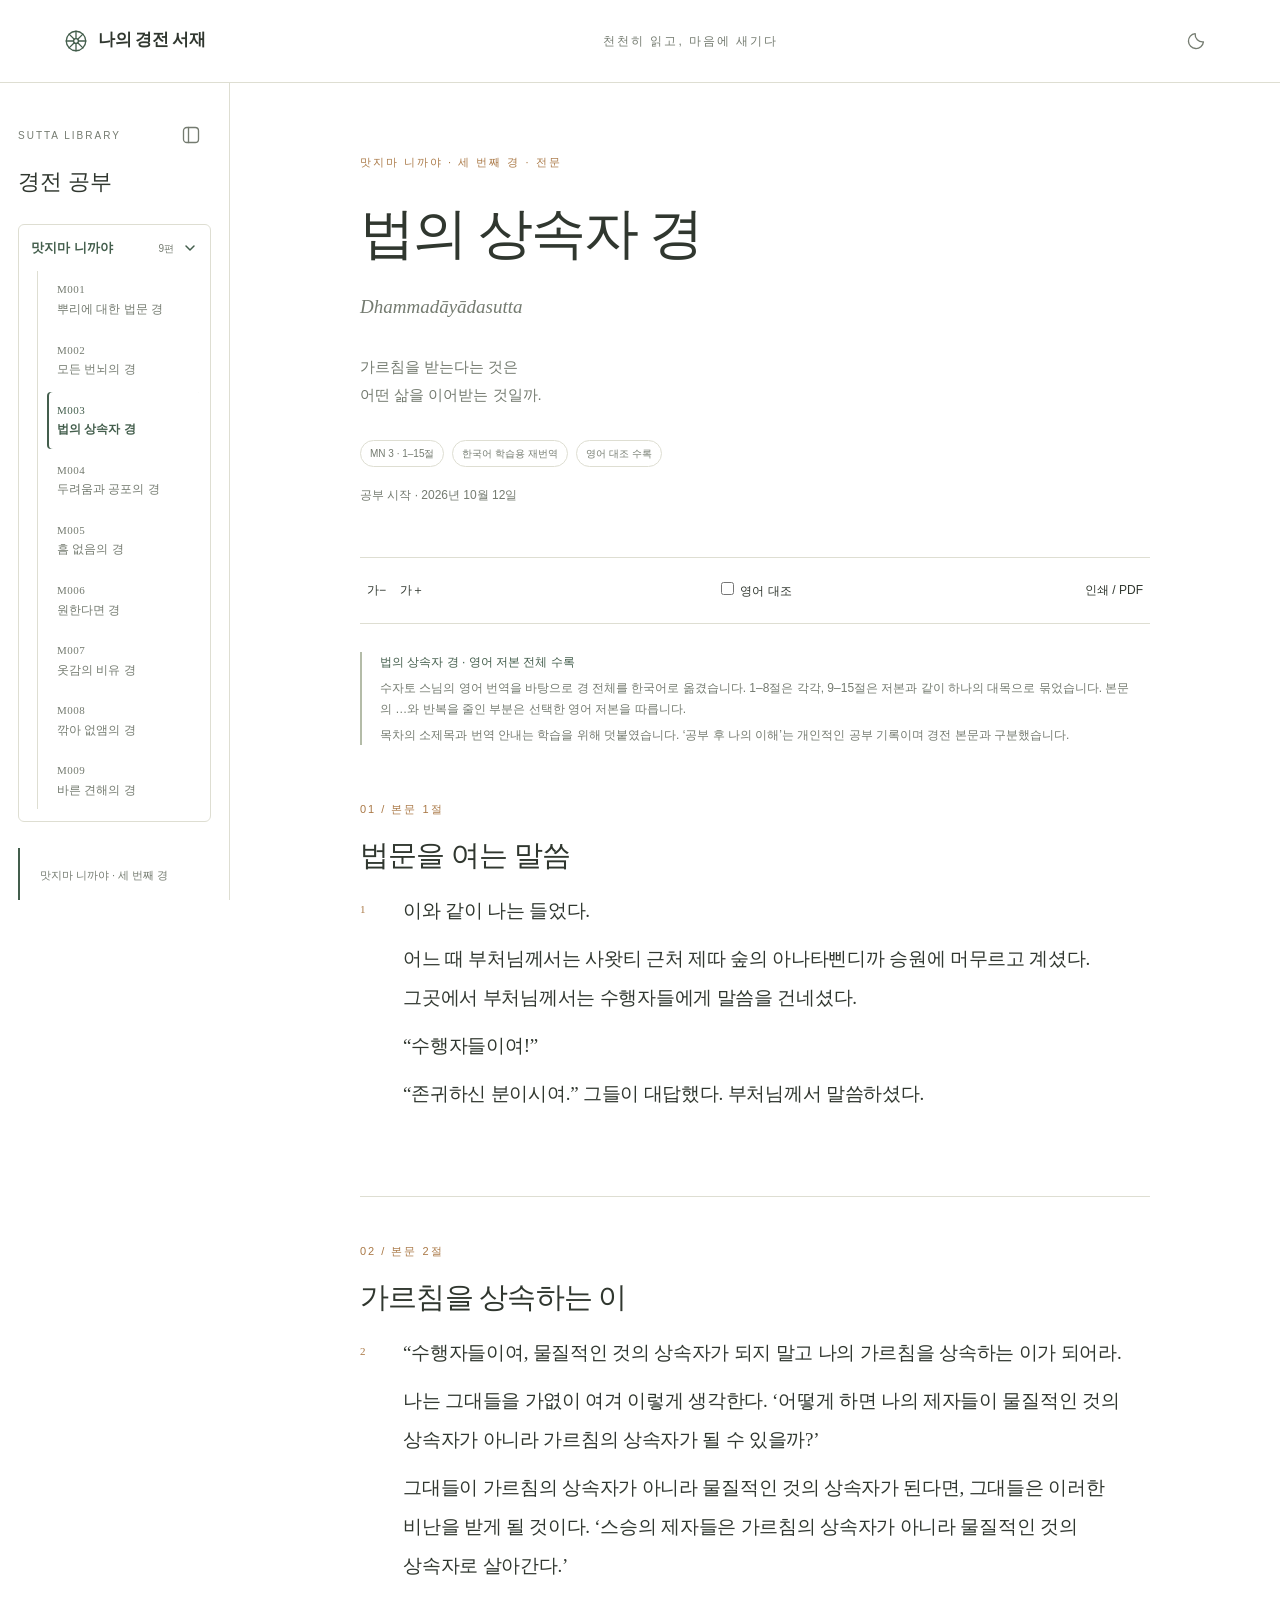
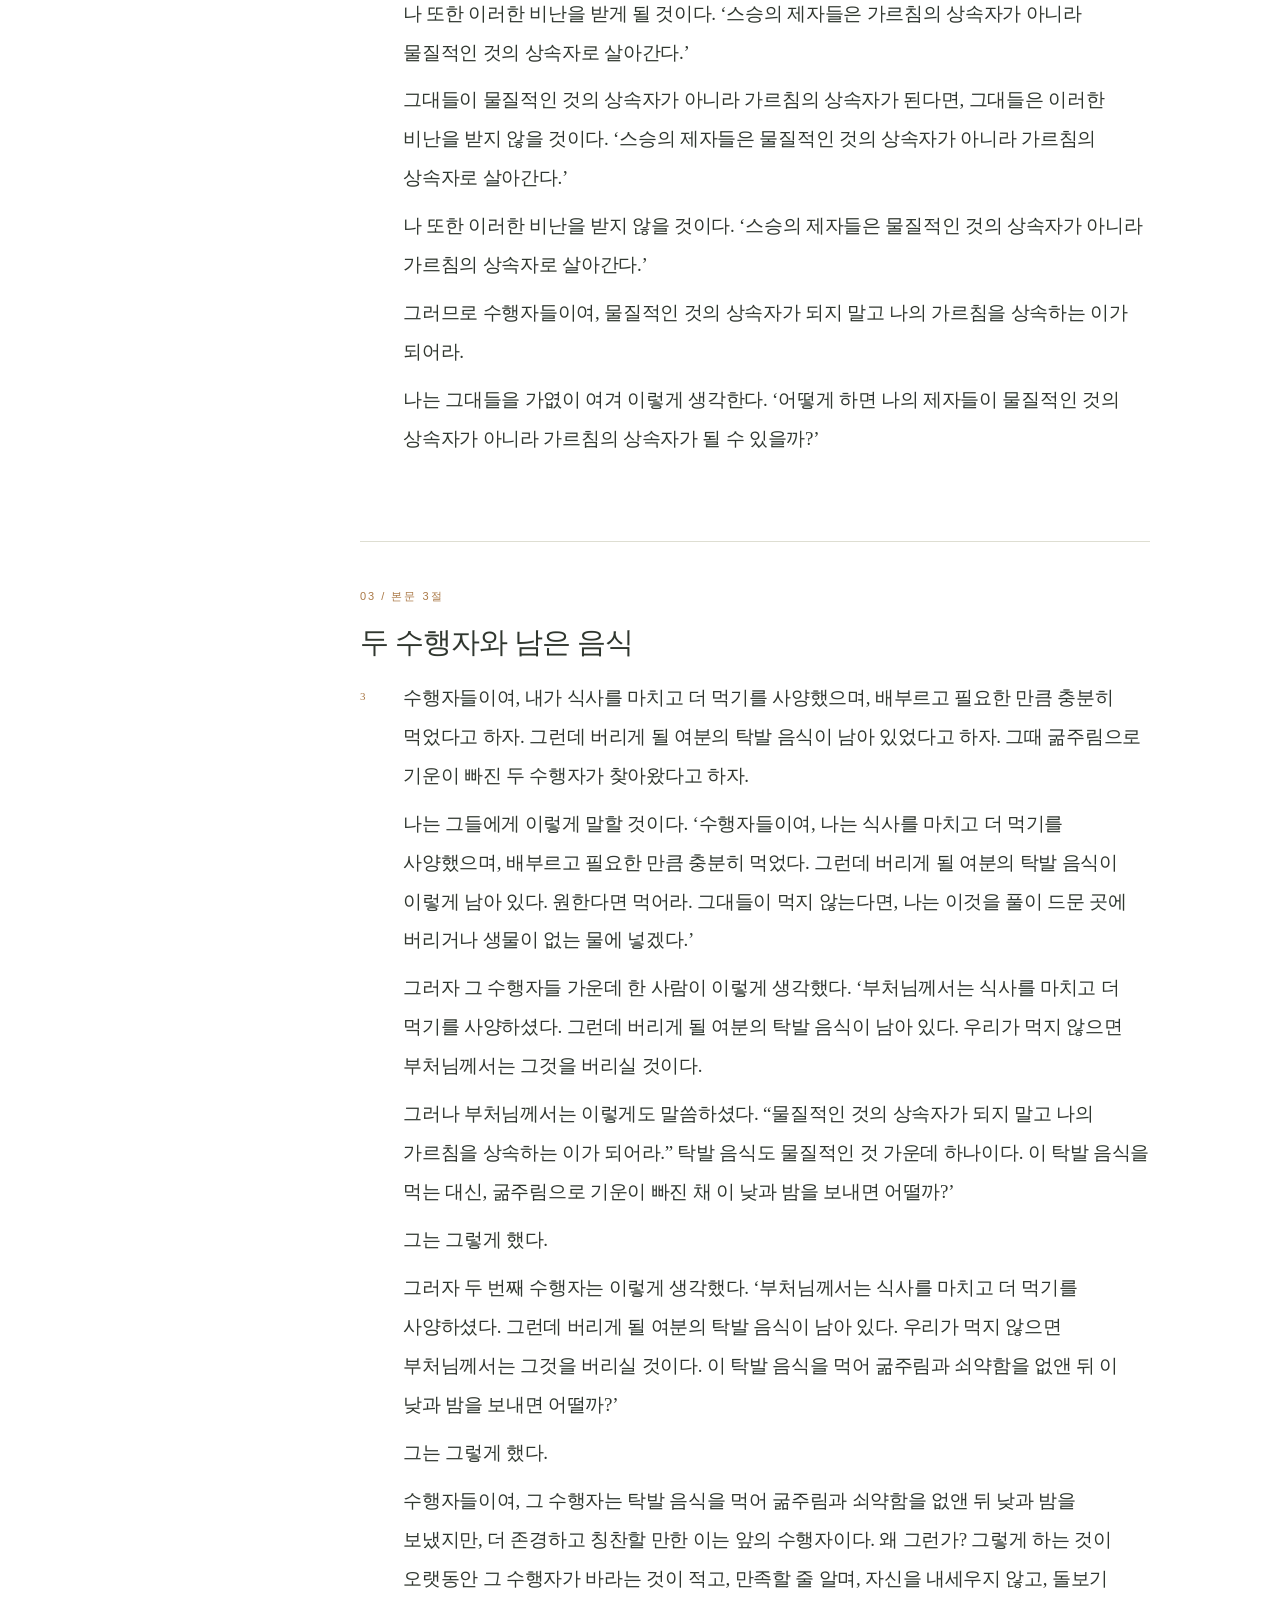
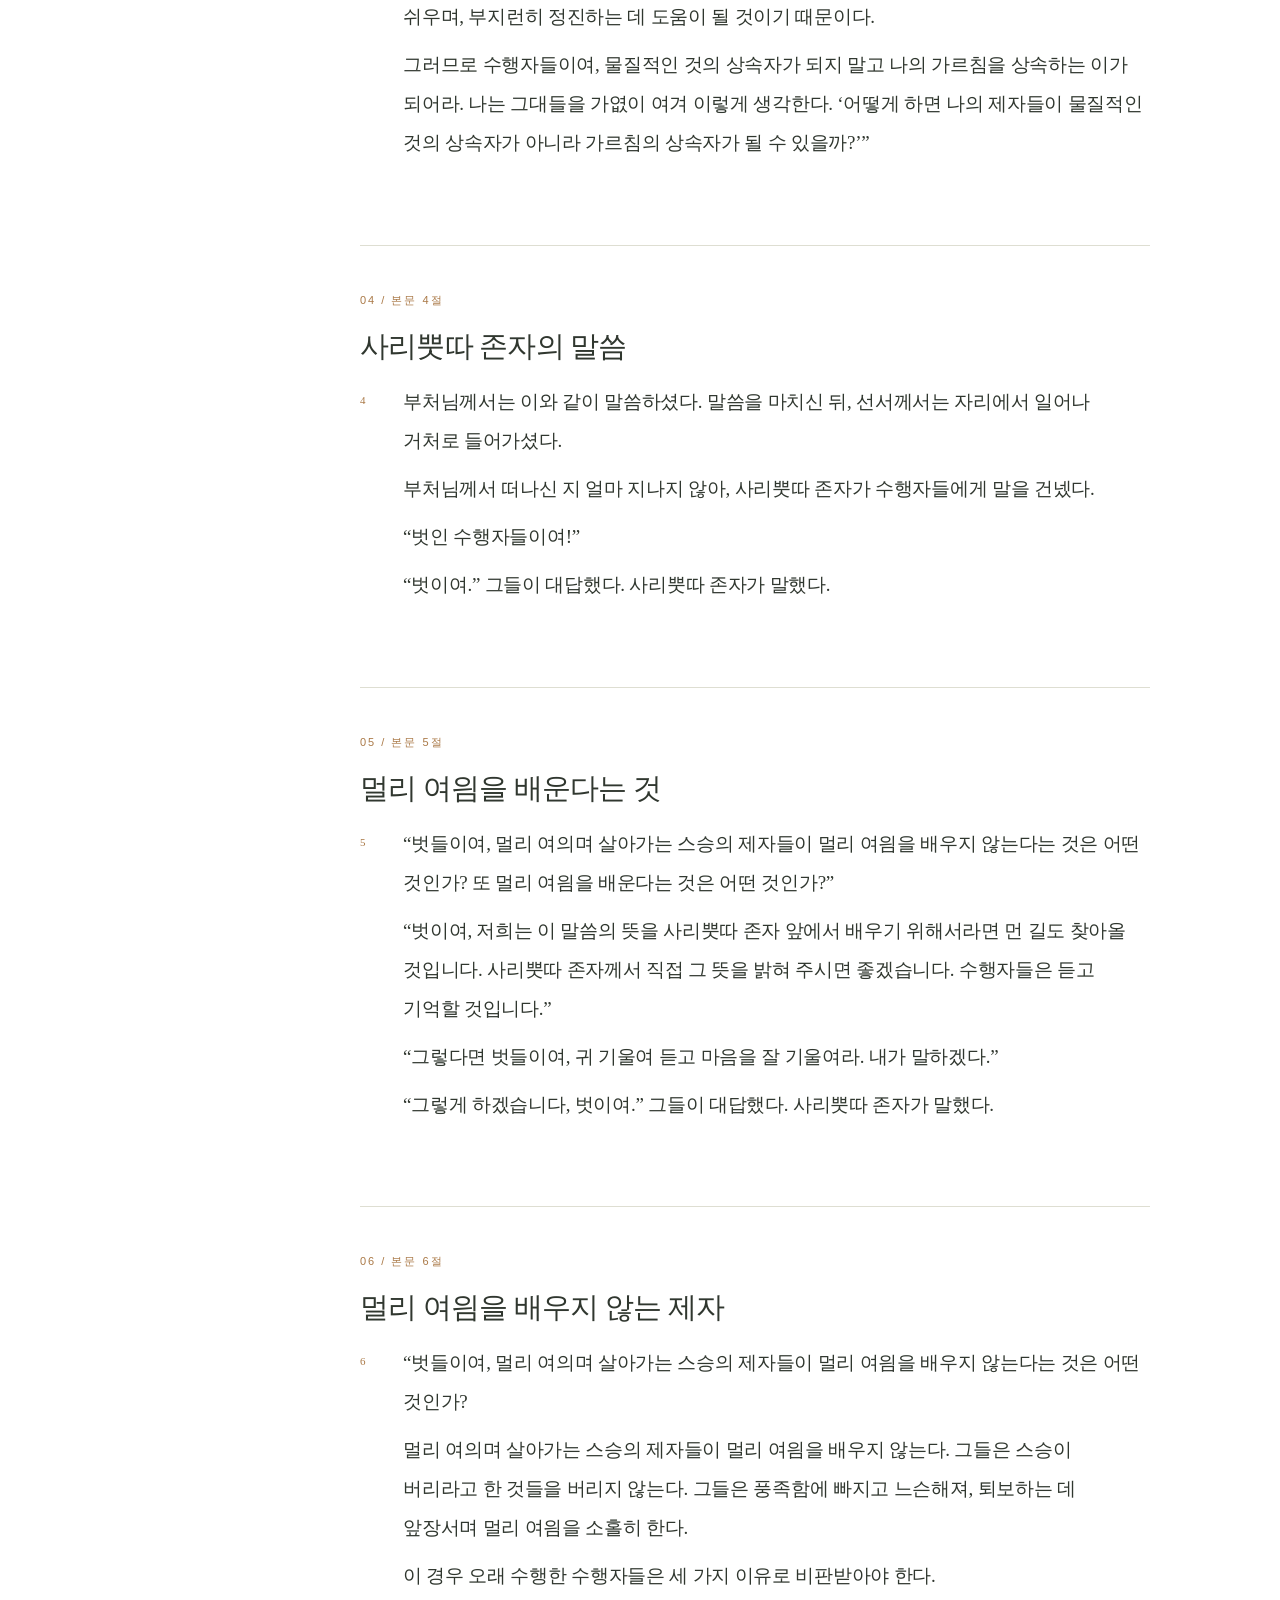
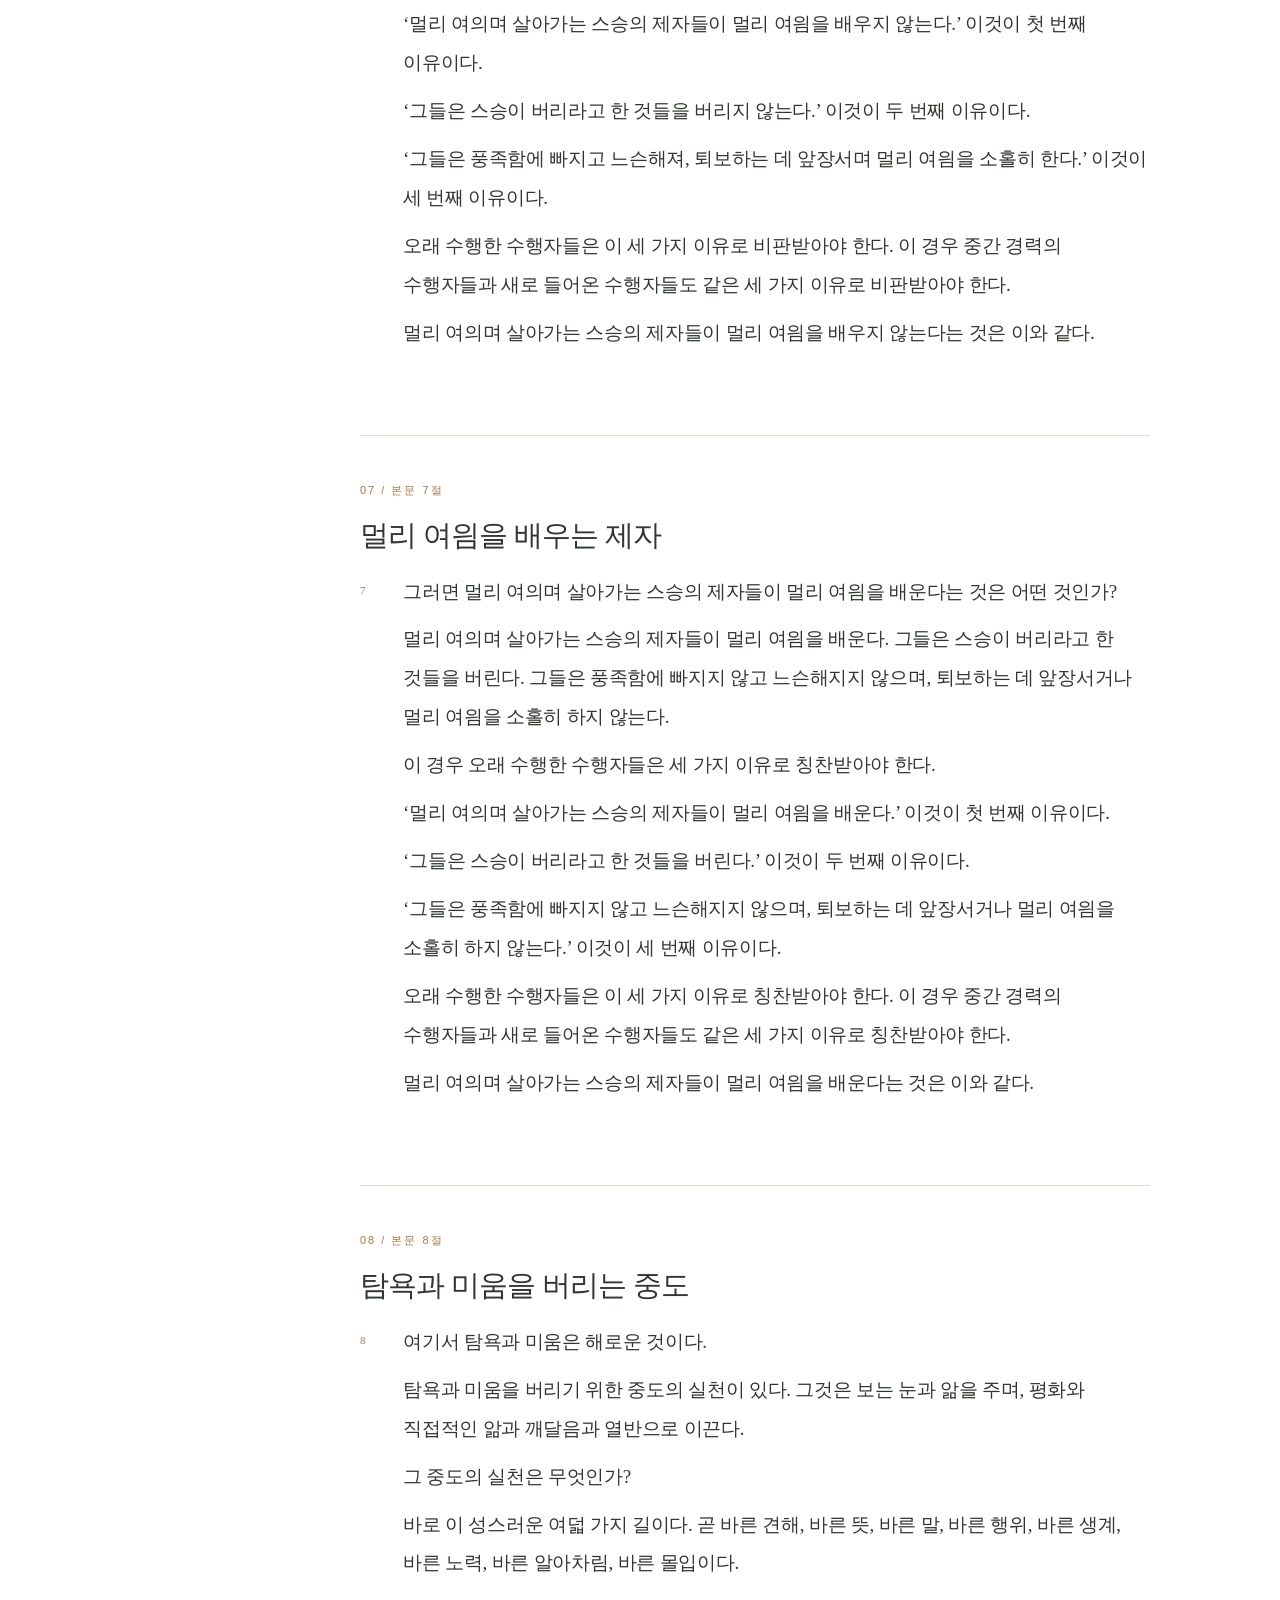
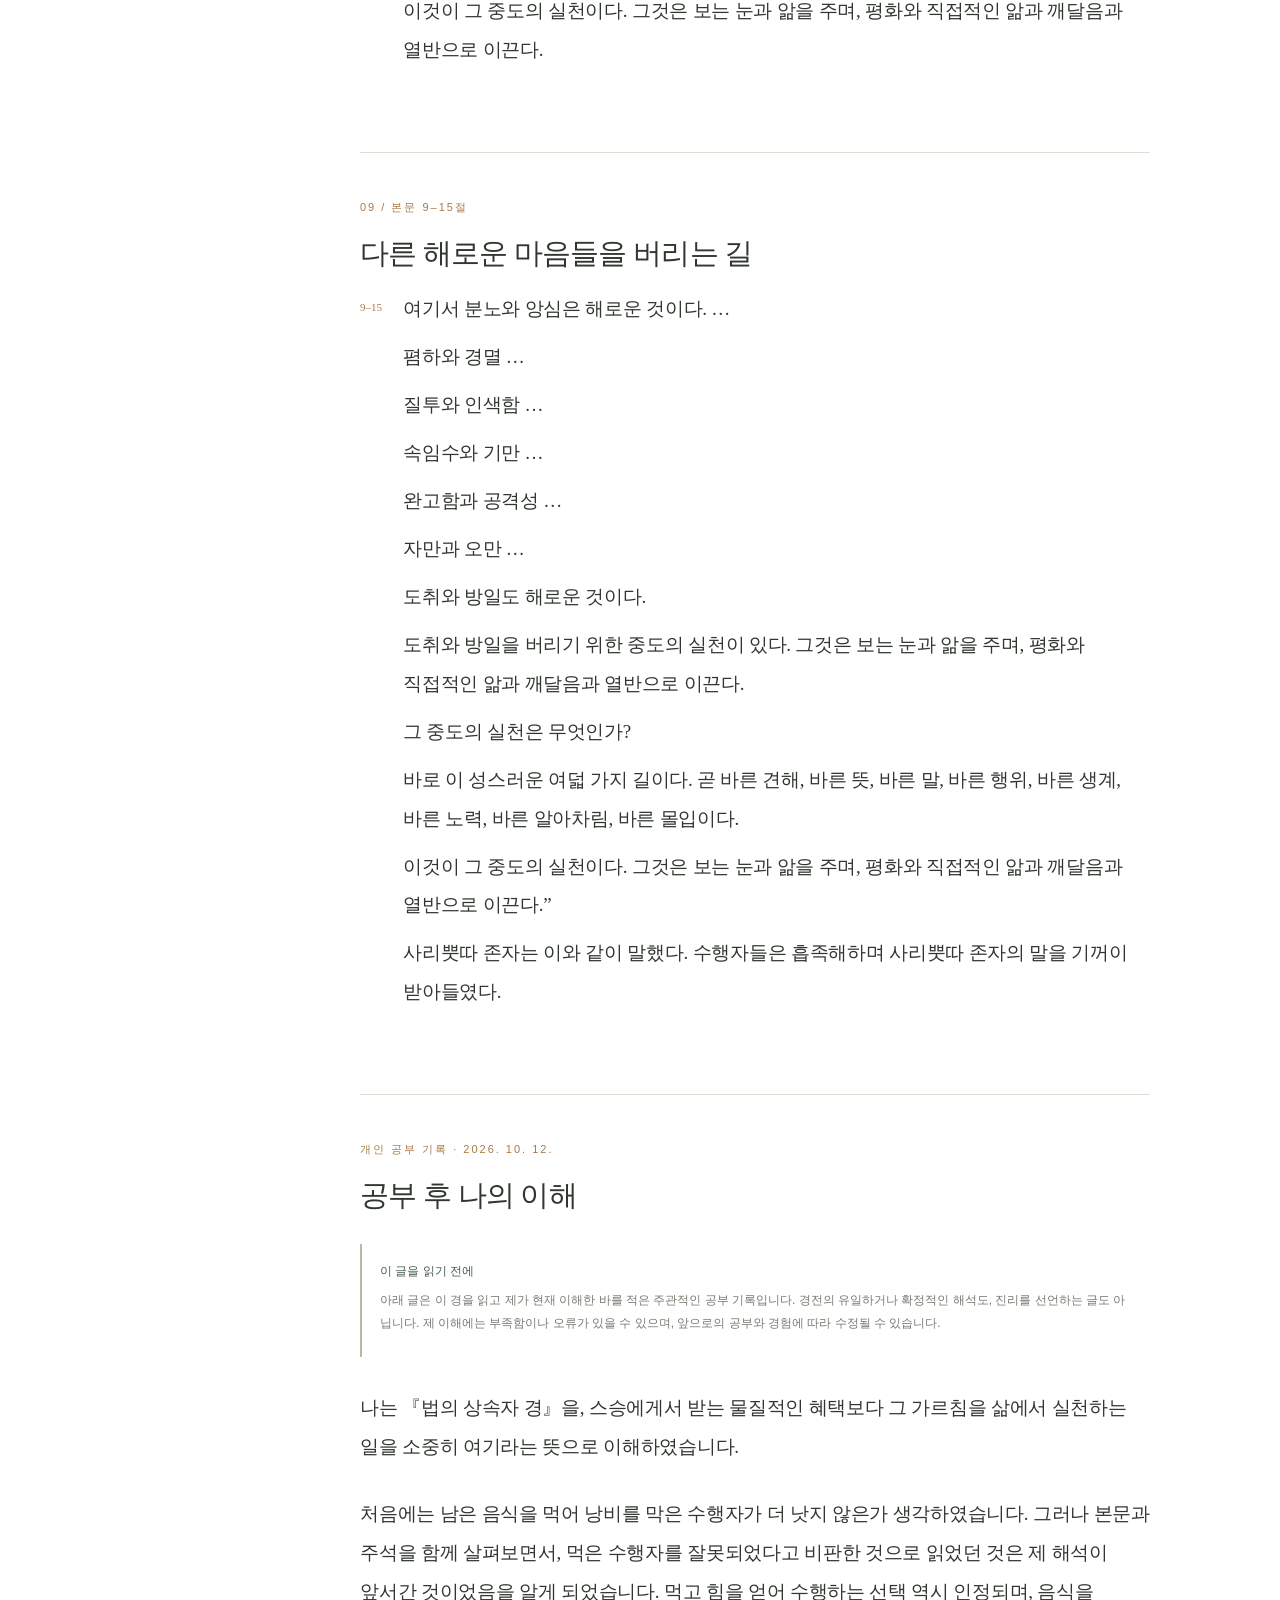
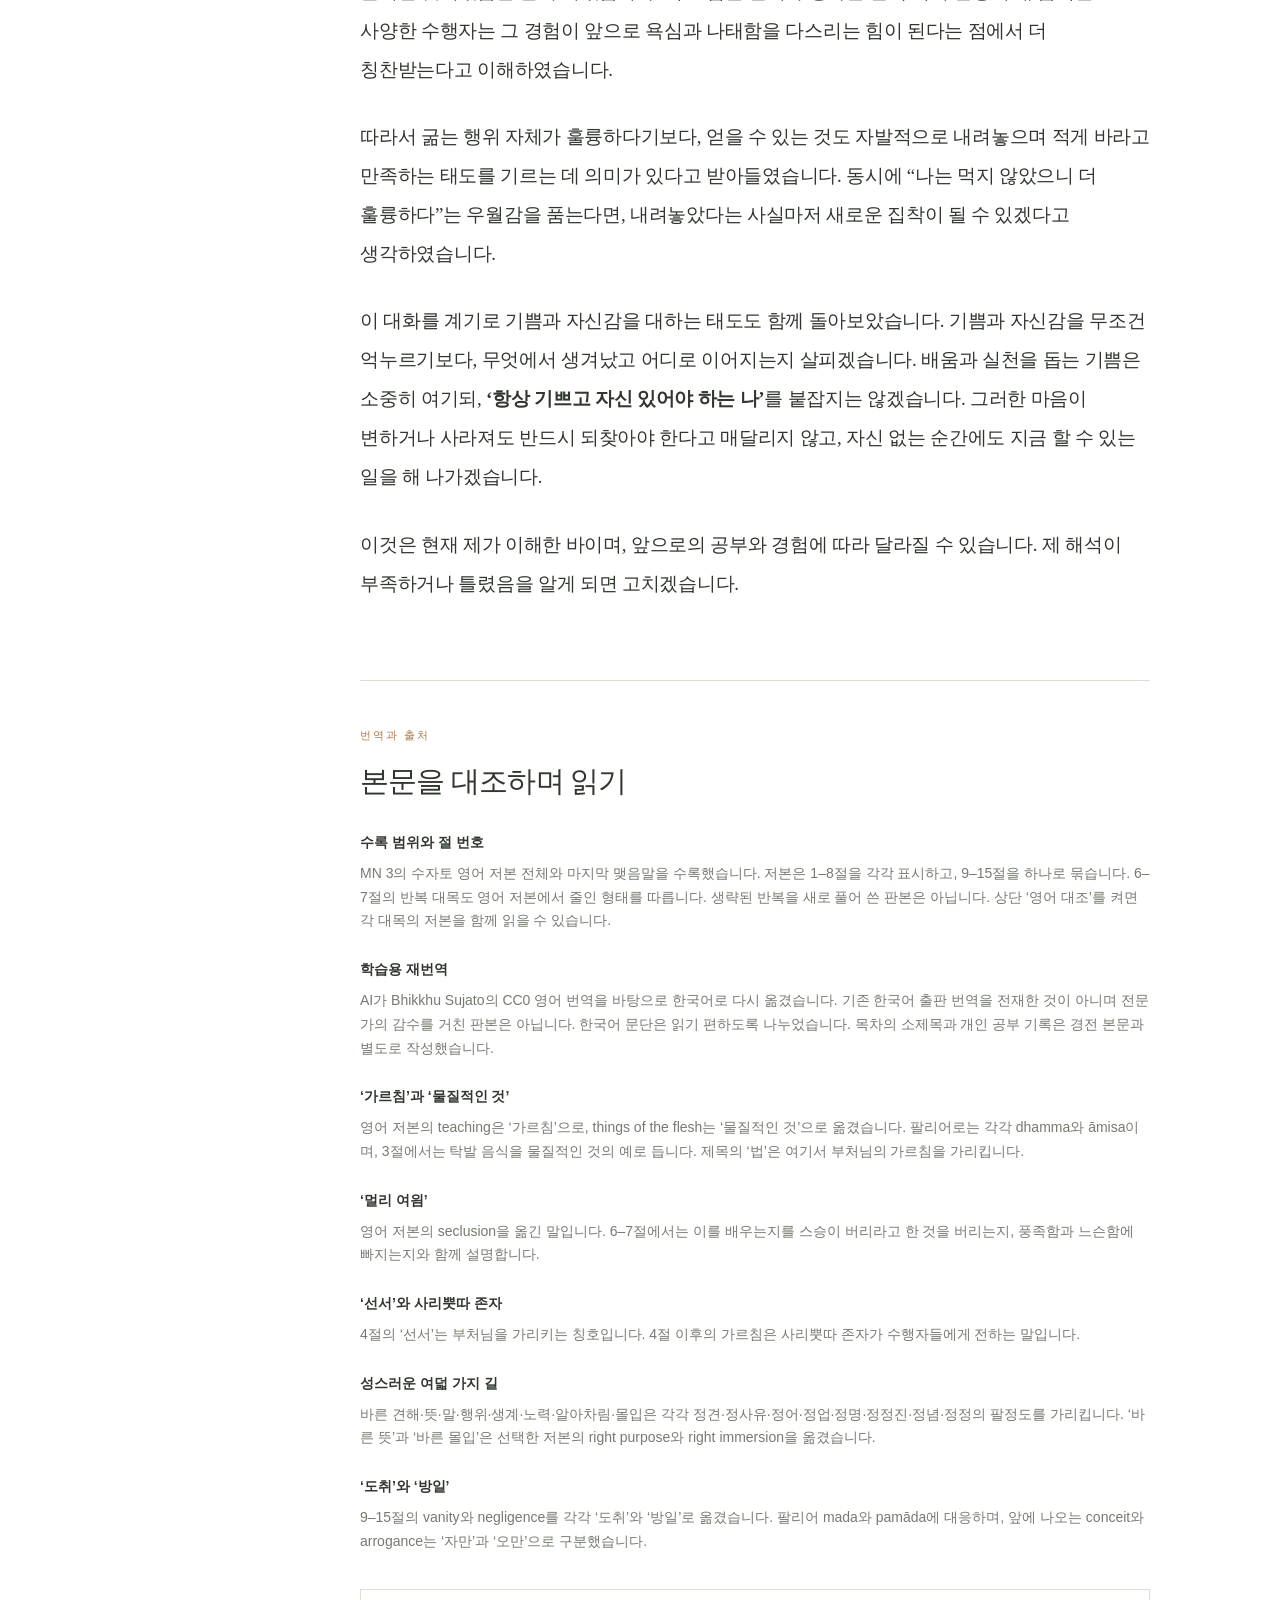
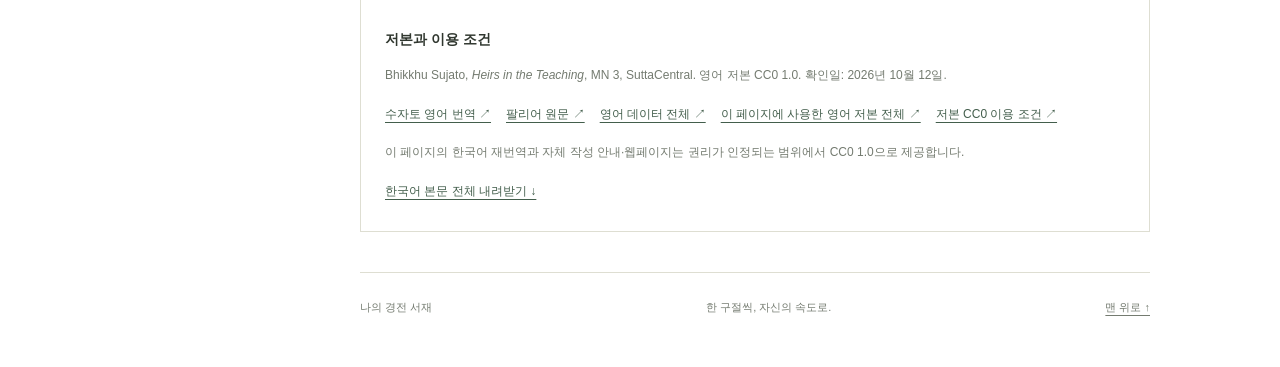
<file: mn3.html>
<!doctype html>
<html lang="ko"><head><meta charset="utf-8"><meta name="viewport" content="width=device-width,initial-scale=1">
<meta name="description" content="맛지마 니까야 M003 법의 상속자 경. 수자토 영어 저본의 1–15절 전체를 옮긴 한국어 학습용 재번역과 영어 대조.">
<title>법의 상속자 경 · 전문 · 나의 경전 서재</title><link rel="stylesheet" href="style.css?v=20261012-white"><link rel="stylesheet" href="library.css?v=20261012-icons">
<style>
.commentary{margin:26px 0 28px 43px;padding:23px 25px;background:var(--paper);border:1px solid var(--line);border-radius:5px;font-size:15px;line-height:1.95;word-break:keep-all;overflow-wrap:anywhere}.commentary .label{font-size:11px;letter-spacing:1px;color:var(--accent)}.commentary h3{font-size:17px;margin:8px 0 12px;color:var(--green)}.commentary p{margin:10px 0}.commentary ul,.commentary ol{padding-left:23px}.commentary li{margin:9px 0}.commentary .example{border-left:2px solid var(--line);padding-left:16px;margin-top:20px}.method-list{padding-left:23px}.method-list li{margin:10px 0}.method-list strong{color:var(--green)}.study-question{padding:22px 25px;border-left:2px solid var(--accent);background:var(--paper);font-size:17px;line-height:1.9;margin:25px 0}.next-reading{padding:22px;border:1px solid var(--line);border-radius:5px;margin:30px 0;font-size:14px}.next-reading p{margin:8px 0;color:var(--muted)}.next-reading a{color:var(--green)}.study-date{font-size:12px;color:var(--muted);margin-top:18px}
@media(max-width:700px){.commentary{margin-left:0;padding:19px;font-size:15px}.commentary h3{font-size:16px}.study-question{font-size:16px}.hero h1{font-size:40px}.hero .eyebrow{letter-spacing:1px}}
@media print{.commentary{margin-left:0;font-size:11pt}.reading-note{display:block}.next-reading{display:none}.commentary,.study-question{background:white}.chapter{break-before:auto}.english{font-size:10pt}}
@media(min-width:701px){aside{max-height:calc(100dvh - 25px);overflow-y:auto;scrollbar-width:thin;padding-bottom:20px}}
.personal-reflection{margin-top:28px}.personal-reflection .korean p{margin-bottom:1.5em}.reflection-notice{margin:24px 0 32px;padding:16px 18px;background:var(--paper);line-height:1.9}@media print{.reflection-notice{display:block!important}.personal-reflection{break-before:page}}</style></head>
<body><a class="skip" href="#reading">본문으로 이동</a><div id="progress" aria-hidden="true"></div>
<header><div class="header-brand"><button id="sidebar-open" class="icon-button" aria-label="목차 펼치기" title="목차 펼치기" aria-expanded="false" aria-controls="reader-sidebar" hidden><svg viewBox="0 0 24 24" width="20" height="20" fill="none" stroke="currentColor" stroke-width="1.6" stroke-linecap="round" stroke-linejoin="round" aria-hidden="true" focusable="false"><rect x="3" y="3" width="18" height="18" rx="4"/><path d="M9 3v18"/></svg></button><a class="brand" href="index.html"><svg class="brand-mark" xmlns="http://www.w3.org/2000/svg" viewBox="0 0 32 32" width="24" height="24" aria-hidden="true" focusable="false"><g fill="none" stroke="currentColor" stroke-width="1.75" stroke-linecap="round" stroke-linejoin="round"><circle cx="16" cy="16" r="13"/><path d="M16 12.75L16 3"/><path d="M18.298097 13.701903L25.192388 6.807612"/><path d="M19.25 16L29 16"/><path d="M18.298097 18.298097L25.192388 25.192388"/><path d="M16 19.25L16 29"/><path d="M13.701903 18.298097L6.807612 25.192388"/><path d="M12.75 16L3 16"/><path d="M13.701903 13.701903L6.807612 6.807612"/><circle cx="16" cy="16" r="3.25"/></g></svg><span class="brand-name">나의 경전 서재</span></a></div><span class="header-caption">천천히 읽고, 마음에 새기다</span><div class="header-actions"><button id="theme" class="icon-button" aria-label="어두운 화면으로 전환" title="어두운 화면으로 전환"><svg class="icon-moon" viewBox="0 0 24 24" width="20" height="20" fill="none" stroke="currentColor" stroke-width="1.6" stroke-linecap="round" stroke-linejoin="round" aria-hidden="true" focusable="false"><path d="M20.9 13A9 9 0 0 1 11 3.1 9 9 0 1 0 20.9 13Z"/></svg><svg class="icon-sun" viewBox="0 0 24 24" width="20" height="20" fill="none" stroke="currentColor" stroke-width="1.6" stroke-linecap="round" stroke-linejoin="round" aria-hidden="true" focusable="false"><circle cx="12" cy="12" r="4"/><path d="M12 2v2m0 16v2M2 12h2m16 0h2M4.9 4.9l1.4 1.4m11.4 11.4 1.4 1.4m0-14.2-1.4 1.4M6.3 17.7l-1.4 1.4"/></svg></button></div></header>
<div class="layout"><aside id="reader-sidebar"><div class="shelf-heading"><div class="shelf-label">SUTTA LIBRARY</div><button id="sidebar-toggle" class="icon-button" aria-label="목차 접기" title="목차 접기" aria-expanded="true" aria-controls="reader-sidebar"><svg viewBox="0 0 24 24" width="20" height="20" fill="none" stroke="currentColor" stroke-width="1.6" stroke-linecap="round" stroke-linejoin="round" aria-hidden="true" focusable="false"><rect x="3" y="3" width="18" height="18" rx="4"/><path d="M9 3v18"/></svg></button></div><div class="shelf-title">경전 공부</div><!-- library:start --><div class="library-tree" role="navigation" aria-label="경전 선택"><details class="library-category" open><summary><span class="library-category-title">맛지마 니까야</span><span class="library-count">9편</span><svg class="library-chevron" viewBox="0 0 16 16" width="16" height="16" aria-hidden="true" focusable="false"><path d="m6 4 4 4-4 4" fill="none" stroke="currentColor" stroke-width="1.5" stroke-linecap="round" stroke-linejoin="round"/></svg></summary><div class="library-books"><a class="library-book" href="index.html"><span class="library-code">M001</span><span class="library-book-title">뿌리에 대한 법문 경</span></a><a class="library-book" href="mn2.html"><span class="library-code">M002</span><span class="library-book-title">모든 번뇌의 경</span></a><a class="library-book" href="mn3.html" aria-current="page"><span class="library-code">M003</span><span class="library-book-title">법의 상속자 경</span></a><a class="library-book" href="mn4.html"><span class="library-code">M004</span><span class="library-book-title">두려움과 공포의 경</span></a><a class="library-book" href="mn5.html"><span class="library-code">M005</span><span class="library-book-title">흠 없음의 경</span></a><a class="library-book" href="mn6.html"><span class="library-code">M006</span><span class="library-book-title">원한다면 경</span></a><a class="library-book" href="mn7.html"><span class="library-code">M007</span><span class="library-book-title">옷감의 비유 경</span></a><a class="library-book" href="mn8.html"><span class="library-code">M008</span><span class="library-book-title">깎아 없앰의 경</span></a><a class="library-book" href="mn9.html"><span class="library-code">M009</span><span class="library-book-title">바른 견해의 경</span></a></div></details></div><!-- library:end --><div class="book-card"><span>맛지마 니까야 · 세 번째 경</span><strong>M003</strong><p>법의 상속자 경</p></div>
<nav aria-label="본문 목차"><a href="#opening"><span>01</span>법문을 여는 말씀</a><a href="#heirs"><span>02</span>가르침을 상속하는 이</a><a href="#food"><span>03</span>두 수행자와 남은 음식</a><a href="#sariputta"><span>04</span>사리뿟따 존자의 말씀</a><a href="#seclusion"><span>05</span>멀리 여읨을 배운다는 것</a><a href="#not-training"><span>06</span>멀리 여읨을 배우지 않는 제자</a><a href="#training"><span>07</span>멀리 여읨을 배우는 제자</a><a href="#middle-way"><span>08</span>탐욕과 미움을 버리는 중도</a><a href="#other-qualities"><span>09</span>다른 해로운 마음들을 버리는 길</a><a href="#my-understanding"><span>10</span>공부 후 나의 이해</a></nav><a class="source-nav" href="#translation">번역과 출처 ↗</a></aside>
<main id="top"><div class="hero"><div class="eyebrow">맛지마 니까야 · 세 번째 경 · 전문</div><h1>법의 상속자 경</h1><p class="pali" lang="pi">Dhammadāyādasutta</p><p class="intro">가르침을 받는다는 것은<br>어떤 삶을 이어받는 것일까.</p><div class="hero-meta"><span>MN 3 · 1–15절</span><span>한국어 학습용 재번역</span><span>영어 대조 수록</span></div><p class="study-date">공부 시작 · 2026년 10월 12일</p></div>
<div class="toolbar" aria-label="읽기 설정"><div><button id="smaller" aria-label="글자 작게">가−</button><button id="larger" aria-label="글자 크게">가＋</button></div><label><input id="english-toggle" type="checkbox"> 영어 대조</label><button id="print">인쇄 / PDF</button></div>
<div class="reading-note"><strong>법의 상속자 경 · 영어 저본 전체 수록</strong><p>수자토 스님의 영어 번역을 바탕으로 경 전체를 한국어로 옮겼습니다. 1–8절은 각각, 9–15절은 저본과 같이 하나의 대목으로 묶었습니다. 본문의 …와 반복을 줄인 부분은 선택한 영어 저본을 따릅니다.</p><p>목차의 소제목과 번역 안내는 학습을 위해 덧붙였습니다. ‘공부 후 나의 이해’는 개인적인 공부 기록이며 경전 본문과 구분했습니다.</p></div>
<div id="reading">
<section id="opening" class="chapter"><div class="chapter-label">01 / 본문 1절</div><h2>법문을 여는 말씀</h2><article id="p1" class="verse"><a class="number" href="#p1" aria-label="1절 링크">1</a><div><div class="korean"><p>이와 같이 나는 들었다.</p><p>어느 때 부처님께서는 사왓티 근처 제따 숲의 아나타삔디까 승원에 머무르고 계셨다. 그곳에서 부처님께서는 수행자들에게 말씀을 건네셨다.</p><p>“수행자들이여!”</p><p>“존귀하신 분이시여.” 그들이 대답했다. 부처님께서 말씀하셨다.</p></div><p class="english" lang="en">So I have heard. At one time the Buddha was staying near Sāvatthī in Jeta’s Grove, Anāthapiṇḍika’s monastery. There the Buddha addressed the mendicants, “Mendicants!” “Venerable sir,” they replied. The Buddha said this:</p></div></article></section>
<section id="heirs" class="chapter"><div class="chapter-label">02 / 본문 2절</div><h2>가르침을 상속하는 이</h2><article id="p2" class="verse"><a class="number" href="#p2" aria-label="2절 링크">2</a><div><div class="korean"><p>“수행자들이여, 물질적인 것의 상속자가 되지 말고 나의 가르침을 상속하는 이가 되어라.</p><p>나는 그대들을 가엾이 여겨 이렇게 생각한다. ‘어떻게 하면 나의 제자들이 물질적인 것의 상속자가 아니라 가르침의 상속자가 될 수 있을까?’</p><p>그대들이 가르침의 상속자가 아니라 물질적인 것의 상속자가 된다면, 그대들은 이러한 비난을 받게 될 것이다. ‘스승의 제자들은 가르침의 상속자가 아니라 물질적인 것의 상속자로 살아간다.’</p><p>나 또한 이러한 비난을 받게 될 것이다. ‘스승의 제자들은 가르침의 상속자가 아니라 물질적인 것의 상속자로 살아간다.’</p><p>그대들이 물질적인 것의 상속자가 아니라 가르침의 상속자가 된다면, 그대들은 이러한 비난을 받지 않을 것이다. ‘스승의 제자들은 물질적인 것의 상속자가 아니라 가르침의 상속자로 살아간다.’</p><p>나 또한 이러한 비난을 받지 않을 것이다. ‘스승의 제자들은 물질적인 것의 상속자가 아니라 가르침의 상속자로 살아간다.’</p><p>그러므로 수행자들이여, 물질적인 것의 상속자가 되지 말고 나의 가르침을 상속하는 이가 되어라.</p><p>나는 그대들을 가엾이 여겨 이렇게 생각한다. ‘어떻게 하면 나의 제자들이 물질적인 것의 상속자가 아니라 가르침의 상속자가 될 수 있을까?’</p></div><p class="english" lang="en">“Mendicants, be my heirs in the teaching, not in things of the flesh. Out of sympathy for you, I think, ‘How can my disciples become heirs in the teaching, not in things of the flesh?’ If you become heirs in things of the flesh, not in the teaching, that will make you liable to the accusation: ‘The Teacher’s disciples live as heirs in things of the flesh, not in the teaching.’ And it will make me liable to the accusation: ‘The Teacher’s disciples live as heirs in things of the flesh, not in the teaching.’ If you become heirs in the teaching, not in things of the flesh, that will make you not liable to the accusation: ‘The Teacher’s disciples live as heirs in the teaching, not in things of the flesh.’ And it will make me not liable to the accusation: ‘The Teacher’s disciples live as heirs in the teaching, not in things of the flesh.’ So, mendicants, be my heirs in the teaching, not in things of the flesh. Out of sympathy for you, I think, ‘How can my disciples become heirs in the teaching, not in things of the flesh?’</p></div></article></section>
<section id="food" class="chapter"><div class="chapter-label">03 / 본문 3절</div><h2>두 수행자와 남은 음식</h2><article id="p3" class="verse"><a class="number" href="#p3" aria-label="3절 링크">3</a><div><div class="korean"><p>수행자들이여, 내가 식사를 마치고 더 먹기를 사양했으며, 배부르고 필요한 만큼 충분히 먹었다고 하자. 그런데 버리게 될 여분의 탁발 음식이 남아 있었다고 하자. 그때 굶주림으로 기운이 빠진 두 수행자가 찾아왔다고 하자.</p><p>나는 그들에게 이렇게 말할 것이다. ‘수행자들이여, 나는 식사를 마치고 더 먹기를 사양했으며, 배부르고 필요한 만큼 충분히 먹었다. 그런데 버리게 될 여분의 탁발 음식이 이렇게 남아 있다. 원한다면 먹어라. 그대들이 먹지 않는다면, 나는 이것을 풀이 드문 곳에 버리거나 생물이 없는 물에 넣겠다.’</p><p>그러자 그 수행자들 가운데 한 사람이 이렇게 생각했다. ‘부처님께서는 식사를 마치고 더 먹기를 사양하셨다. 그런데 버리게 될 여분의 탁발 음식이 남아 있다. 우리가 먹지 않으면 부처님께서는 그것을 버리실 것이다.</p><p>그러나 부처님께서는 이렇게도 말씀하셨다. “물질적인 것의 상속자가 되지 말고 나의 가르침을 상속하는 이가 되어라.” 탁발 음식도 물질적인 것 가운데 하나이다. 이 탁발 음식을 먹는 대신, 굶주림으로 기운이 빠진 채 이 낮과 밤을 보내면 어떨까?’</p><p>그는 그렇게 했다.</p><p>그러자 두 번째 수행자는 이렇게 생각했다. ‘부처님께서는 식사를 마치고 더 먹기를 사양하셨다. 그런데 버리게 될 여분의 탁발 음식이 남아 있다. 우리가 먹지 않으면 부처님께서는 그것을 버리실 것이다. 이 탁발 음식을 먹어 굶주림과 쇠약함을 없앤 뒤 이 낮과 밤을 보내면 어떨까?’</p><p>그는 그렇게 했다.</p><p>수행자들이여, 그 수행자는 탁발 음식을 먹어 굶주림과 쇠약함을 없앤 뒤 낮과 밤을 보냈지만, 더 존경하고 칭찬할 만한 이는 앞의 수행자이다. 왜 그런가? 그렇게 하는 것이 오랫동안 그 수행자가 바라는 것이 적고, 만족할 줄 알며, 자신을 내세우지 않고, 돌보기 쉬우며, 부지런히 정진하는 데 도움이 될 것이기 때문이다.</p><p>그러므로 수행자들이여, 물질적인 것의 상속자가 되지 말고 나의 가르침을 상속하는 이가 되어라. 나는 그대들을 가엾이 여겨 이렇게 생각한다. ‘어떻게 하면 나의 제자들이 물질적인 것의 상속자가 아니라 가르침의 상속자가 될 수 있을까?’”</p></div><p class="english" lang="en">Suppose that I had eaten and refused more food, being replete, and having had as much as I needed. And there was some extra almsfood that was going to be thrown away. Then two mendicants were to come who were weak with hunger. I’d say to them, ‘Mendicants, I have eaten and refused more food, being replete, and having had as much as I need. And there is this extra almsfood that’s going to be thrown away. Eat it if you like. Otherwise I’ll throw it out where there is little that grows, or drop it into water that has no living creatures.’ Then one of those mendicants thought, ‘The Buddha has eaten and refused more food. And he has some extra almsfood that’s going to be thrown away. If we don’t eat it he’ll throw it away. But the Buddha has also said: “Be my heirs in the teaching, not in things of the flesh.” And almsfood is one of the things of the flesh. Instead of eating this almsfood, why don’t I spend this day and night weak with hunger?’ And that’s what they did. Then the second of those mendicants thought, ‘The Buddha has eaten and refused more food. And he has some extra almsfood that’s going to be thrown away. If we don’t eat it he’ll throw it away. Why don’t I eat this almsfood, then spend the day and night having dispelled my hunger and weakness?’ And that’s what they did. Even though that mendicant, after eating the almsfood, spent the day and night having dispelled hunger and weakness, it is the former mendicant who is more worthy of respect and praise. Why is that? Because for a long time that will conduce to that mendicant being of few wishes, content, self-effacing, unburdensome, and energetic. So, mendicants, be my heirs in the teaching, not in things of the flesh. Out of sympathy for you, I think, ‘How can my disciples become heirs in the teaching, not in things of the flesh?’”</p></div></article></section>
<section id="sariputta" class="chapter"><div class="chapter-label">04 / 본문 4절</div><h2>사리뿟따 존자의 말씀</h2><article id="p4" class="verse"><a class="number" href="#p4" aria-label="4절 링크">4</a><div><div class="korean"><p>부처님께서는 이와 같이 말씀하셨다. 말씀을 마치신 뒤, 선서께서는 자리에서 일어나 거처로 들어가셨다.</p><p>부처님께서 떠나신 지 얼마 지나지 않아, 사리뿟따 존자가 수행자들에게 말을 건넸다.</p><p>“벗인 수행자들이여!”</p><p>“벗이여.” 그들이 대답했다. 사리뿟따 존자가 말했다.</p></div><p class="english" lang="en">That is what the Buddha said. When he had spoken, the Holy One rose from his seat and entered his dwelling. Then, not long after the Buddha left, Venerable Sāriputta said to the mendicants, “Reverends, mendicants!” “Reverend,” they replied. Sāriputta said this:</p></div></article></section>
<section id="seclusion" class="chapter"><div class="chapter-label">05 / 본문 5절</div><h2>멀리 여읨을 배운다는 것</h2><article id="p5" class="verse"><a class="number" href="#p5" aria-label="5절 링크">5</a><div><div class="korean"><p>“벗들이여, 멀리 여의며 살아가는 스승의 제자들이 멀리 여읨을 배우지 않는다는 것은 어떤 것인가? 또 멀리 여읨을 배운다는 것은 어떤 것인가?”</p><p>“벗이여, 저희는 이 말씀의 뜻을 사리뿟따 존자 앞에서 배우기 위해서라면 먼 길도 찾아올 것입니다. 사리뿟따 존자께서 직접 그 뜻을 밝혀 주시면 좋겠습니다. 수행자들은 듣고 기억할 것입니다.”</p><p>“그렇다면 벗들이여, 귀 기울여 듣고 마음을 잘 기울여라. 내가 말하겠다.”</p><p>“그렇게 하겠습니다, 벗이여.” 그들이 대답했다. 사리뿟따 존자가 말했다.</p></div><p class="english" lang="en">“Reverends, how do the disciples of a Teacher who lives in seclusion not train in seclusion? And how do they train in seclusion?” “Reverend, we would travel a long way to learn the meaning of this statement in the presence of Venerable Sāriputta. May Venerable Sāriputta himself please clarify the meaning of this. The mendicants will listen and remember it.” “Well then, reverends, listen and apply your mind well, I will speak.” “Yes, reverend,” they replied. Sāriputta said this:</p></div></article></section>
<section id="not-training" class="chapter"><div class="chapter-label">06 / 본문 6절</div><h2>멀리 여읨을 배우지 않는 제자</h2><article id="p6" class="verse"><a class="number" href="#p6" aria-label="6절 링크">6</a><div><div class="korean"><p>“벗들이여, 멀리 여의며 살아가는 스승의 제자들이 멀리 여읨을 배우지 않는다는 것은 어떤 것인가?</p><p>멀리 여의며 살아가는 스승의 제자들이 멀리 여읨을 배우지 않는다. 그들은 스승이 버리라고 한 것들을 버리지 않는다. 그들은 풍족함에 빠지고 느슨해져, 퇴보하는 데 앞장서며 멀리 여읨을 소홀히 한다.</p><p>이 경우 오래 수행한 수행자들은 세 가지 이유로 비판받아야 한다.</p><p>‘멀리 여의며 살아가는 스승의 제자들이 멀리 여읨을 배우지 않는다.’ 이것이 첫 번째 이유이다.</p><p>‘그들은 스승이 버리라고 한 것들을 버리지 않는다.’ 이것이 두 번째 이유이다.</p><p>‘그들은 풍족함에 빠지고 느슨해져, 퇴보하는 데 앞장서며 멀리 여읨을 소홀히 한다.’ 이것이 세 번째 이유이다.</p><p>오래 수행한 수행자들은 이 세 가지 이유로 비판받아야 한다. 이 경우 중간 경력의 수행자들과 새로 들어온 수행자들도 같은 세 가지 이유로 비판받아야 한다.</p><p>멀리 여의며 살아가는 스승의 제자들이 멀리 여읨을 배우지 않는다는 것은 이와 같다.</p></div><p class="english" lang="en">“Reverends, how do the disciples of a Teacher who lives in seclusion not train in seclusion? The disciples of a Teacher who lives in seclusion do not train in seclusion. They don’t give up what the Teacher tells them to give up. They’re indulgent and slack, leaders in backsliding, neglecting seclusion. In this case, the senior mendicants should be criticized on three grounds. ‘The disciples of a Teacher who lives in seclusion do not train in seclusion.’ This is the first ground. ‘They don’t give up what the Teacher tells them to give up.’ This is the second ground. ‘They’re indulgent and slack, leaders in backsliding, neglecting seclusion.’ This is the third ground. The senior mendicants should be criticized on these three grounds. In this case, the middle mendicants and the junior mendicants should be criticized on the same three grounds. This is how the disciples of a Teacher who lives in seclusion do not train in seclusion.</p></div></article></section>
<section id="training" class="chapter"><div class="chapter-label">07 / 본문 7절</div><h2>멀리 여읨을 배우는 제자</h2><article id="p7" class="verse"><a class="number" href="#p7" aria-label="7절 링크">7</a><div><div class="korean"><p>그러면 멀리 여의며 살아가는 스승의 제자들이 멀리 여읨을 배운다는 것은 어떤 것인가?</p><p>멀리 여의며 살아가는 스승의 제자들이 멀리 여읨을 배운다. 그들은 스승이 버리라고 한 것들을 버린다. 그들은 풍족함에 빠지지 않고 느슨해지지 않으며, 퇴보하는 데 앞장서거나 멀리 여읨을 소홀히 하지 않는다.</p><p>이 경우 오래 수행한 수행자들은 세 가지 이유로 칭찬받아야 한다.</p><p>‘멀리 여의며 살아가는 스승의 제자들이 멀리 여읨을 배운다.’ 이것이 첫 번째 이유이다.</p><p>‘그들은 스승이 버리라고 한 것들을 버린다.’ 이것이 두 번째 이유이다.</p><p>‘그들은 풍족함에 빠지지 않고 느슨해지지 않으며, 퇴보하는 데 앞장서거나 멀리 여읨을 소홀히 하지 않는다.’ 이것이 세 번째 이유이다.</p><p>오래 수행한 수행자들은 이 세 가지 이유로 칭찬받아야 한다. 이 경우 중간 경력의 수행자들과 새로 들어온 수행자들도 같은 세 가지 이유로 칭찬받아야 한다.</p><p>멀리 여의며 살아가는 스승의 제자들이 멀리 여읨을 배운다는 것은 이와 같다.</p></div><p class="english" lang="en">And how do the disciples of a Teacher who lives in seclusion train in seclusion? The disciples of a Teacher who lives in seclusion train in seclusion. They give up what the Teacher tells them to give up. They’re not indulgent and slack, leaders in backsliding, neglecting seclusion. In this case, the senior mendicants should be praised on three grounds. ‘The disciples of a Teacher who lives in seclusion train in seclusion.’ This is the first ground. ‘They give up what the Teacher tells them to give up.’ This is the second ground. ‘They’re not indulgent and slack, leaders in backsliding, neglecting seclusion.’ This is the third ground. The senior mendicants should be praised on these three grounds. In this case, the middle mendicants and the junior mendicants should be praised on the same three grounds. This is how the disciples of a Teacher who lives in seclusion train in seclusion.</p></div></article></section>
<section id="middle-way" class="chapter"><div class="chapter-label">08 / 본문 8절</div><h2>탐욕과 미움을 버리는 중도</h2><article id="p8" class="verse"><a class="number" href="#p8" aria-label="8절 링크">8</a><div><div class="korean"><p>여기서 탐욕과 미움은 해로운 것이다.</p><p>탐욕과 미움을 버리기 위한 중도의 실천이 있다. 그것은 보는 눈과 앎을 주며, 평화와 직접적인 앎과 깨달음과 열반으로 이끈다.</p><p>그 중도의 실천은 무엇인가?</p><p>바로 이 성스러운 여덟 가지 길이다. 곧 바른 견해, 바른 뜻, 바른 말, 바른 행위, 바른 생계, 바른 노력, 바른 알아차림, 바른 몰입이다.</p><p>이것이 그 중도의 실천이다. 그것은 보는 눈과 앎을 주며, 평화와 직접적인 앎과 깨달음과 열반으로 이끈다.</p></div><p class="english" lang="en">The bad thing here is greed and hate. There is a middle way of practice for giving up greed and hate. It gives vision and knowledge, and leads to peace, direct knowledge, awakening, and extinguishment. And what is that middle way of practice? It is simply this noble eightfold path, that is: right view, right purpose, right speech, right action, right livelihood, right effort, right mindfulness, and right immersion. This is that middle way of practice, which gives vision and knowledge, and leads to peace, direct knowledge, awakening, and extinguishment.</p></div></article></section>
<section id="other-qualities" class="chapter"><div class="chapter-label">09 / 본문 9–15절</div><h2>다른 해로운 마음들을 버리는 길</h2><article id="p9-15" class="verse"><a class="number" href="#p9-15" aria-label="9–15절 링크">9–15</a><div><div class="korean"><p>여기서 분노와 앙심은 해로운 것이다. …</p><p>폄하와 경멸 …</p><p>질투와 인색함 …</p><p>속임수와 기만 …</p><p>완고함과 공격성 …</p><p>자만과 오만 …</p><p>도취와 방일도 해로운 것이다.</p><p>도취와 방일을 버리기 위한 중도의 실천이 있다. 그것은 보는 눈과 앎을 주며, 평화와 직접적인 앎과 깨달음과 열반으로 이끈다.</p><p>그 중도의 실천은 무엇인가?</p><p>바로 이 성스러운 여덟 가지 길이다. 곧 바른 견해, 바른 뜻, 바른 말, 바른 행위, 바른 생계, 바른 노력, 바른 알아차림, 바른 몰입이다.</p><p>이것이 그 중도의 실천이다. 그것은 보는 눈과 앎을 주며, 평화와 직접적인 앎과 깨달음과 열반으로 이끈다.”</p><p>사리뿟따 존자는 이와 같이 말했다. 수행자들은 흡족해하며 사리뿟따 존자의 말을 기꺼이 받아들였다.</p></div><p class="english" lang="en">The bad thing here is anger and acrimony. … disdain and contempt … jealousy and stinginess … deceit and deviousness … obstinacy and aggression … conceit and arrogance … vanity and negligence. There is a middle way of practice for giving up vanity and negligence. It gives vision and knowledge, and leads to peace, direct knowledge, awakening, and extinguishment. And what is that middle way of practice? It is simply this noble eightfold path, that is: right view, right purpose, right speech, right action, right livelihood, right effort, right mindfulness, and right immersion. This is that middle way of practice, which gives vision and knowledge, and leads to peace, direct knowledge, awakening, and extinguishment.” That is what Venerable Sāriputta said. Satisfied, the mendicants approved what Sāriputta said.</p></div></article></section>
<section id="my-understanding" class="chapter personal-reflection" aria-labelledby="my-understanding-title"><div class="chapter-label">개인 공부 기록 · 2026. 10. 12.</div><h2 id="my-understanding-title">공부 후 나의 이해</h2><div class="reading-note reflection-notice"><strong>이 글을 읽기 전에</strong><p>아래 글은 이 경을 읽고 제가 현재 이해한 바를 적은 주관적인 공부 기록입니다. 경전의 유일하거나 확정적인 해석도, 진리를 선언하는 글도 아닙니다. 제 이해에는 부족함이나 오류가 있을 수 있으며, 앞으로의 공부와 경험에 따라 수정될 수 있습니다.</p></div><div class="korean"><p>나는 『법의 상속자 경』을, 스승에게서 받는 물질적인 혜택보다 그 가르침을 삶에서 실천하는 일을 소중히 여기라는 뜻으로 이해하였습니다.</p><p>처음에는 남은 음식을 먹어 낭비를 막은 수행자가 더 낫지 않은가 생각하였습니다. 그러나 본문과 주석을 함께 살펴보면서, 먹은 수행자를 잘못되었다고 비판한 것으로 읽었던 것은 제 해석이 앞서간 것이었음을 알게 되었습니다. 먹고 힘을 얻어 수행하는 선택 역시 인정되며, 음식을 사양한 수행자는 그 경험이 앞으로 욕심과 나태함을 다스리는 힘이 된다는 점에서 더 칭찬받는다고 이해하였습니다.</p><p>따라서 굶는 행위 자체가 훌륭하다기보다, 얻을 수 있는 것도 자발적으로 내려놓으며 적게 바라고 만족하는 태도를 기르는 데 의미가 있다고 받아들였습니다. 동시에 “나는 먹지 않았으니 더 훌륭하다”는 우월감을 품는다면, 내려놓았다는 사실마저 새로운 집착이 될 수 있겠다고 생각하였습니다.</p><p>이 대화를 계기로 기쁨과 자신감을 대하는 태도도 함께 돌아보았습니다. 기쁨과 자신감을 무조건 억누르기보다, 무엇에서 생겨났고 어디로 이어지는지 살피겠습니다. 배움과 실천을 돕는 기쁨은 소중히 여기되, <strong>‘항상 기쁘고 자신 있어야 하는 나’</strong>를 붙잡지는 않겠습니다. 그러한 마음이 변하거나 사라져도 반드시 되찾아야 한다고 매달리지 않고, 자신 없는 순간에도 지금 할 수 있는 일을 해 나가겠습니다.</p><p>이것은 현재 제가 이해한 바이며, 앞으로의 공부와 경험에 따라 달라질 수 있습니다. 제 해석이 부족하거나 틀렸음을 알게 되면 고치겠습니다.</p></div></section>
</div>
<section id="translation" class="translation"><div class="chapter-label">번역과 출처</div><h2>본문을 대조하며 읽기</h2><dl>
<dt>수록 범위와 절 번호</dt><dd>MN 3의 수자토 영어 저본 전체와 마지막 맺음말을 수록했습니다. 저본은 1–8절을 각각 표시하고, 9–15절을 하나로 묶습니다. 6–7절의 반복 대목도 영어 저본에서 줄인 형태를 따릅니다. 생략된 반복을 새로 풀어 쓴 판본은 아닙니다. 상단 ‘영어 대조’를 켜면 각 대목의 저본을 함께 읽을 수 있습니다.</dd>
<dt>학습용 재번역</dt><dd>AI가 Bhikkhu Sujato의 CC0 영어 번역을 바탕으로 한국어로 다시 옮겼습니다. 기존 한국어 출판 번역을 전재한 것이 아니며 전문가의 감수를 거친 판본은 아닙니다. 한국어 문단은 읽기 편하도록 나누었습니다. 목차의 소제목과 개인 공부 기록은 경전 본문과 별도로 작성했습니다.</dd>
<dt>‘가르침’과 ‘물질적인 것’</dt><dd>영어 저본의 teaching은 ‘가르침’으로, things of the flesh는 ‘물질적인 것’으로 옮겼습니다. 팔리어로는 각각 dhamma와 āmisa이며, 3절에서는 탁발 음식을 물질적인 것의 예로 듭니다. 제목의 ‘법’은 여기서 부처님의 가르침을 가리킵니다.</dd>
<dt>‘멀리 여읨’</dt><dd>영어 저본의 seclusion을 옮긴 말입니다. 6–7절에서는 이를 배우는지를 스승이 버리라고 한 것을 버리는지, 풍족함과 느슨함에 빠지는지와 함께 설명합니다.</dd>
<dt>‘선서’와 사리뿟따 존자</dt><dd>4절의 ‘선서’는 부처님을 가리키는 칭호입니다. 4절 이후의 가르침은 사리뿟따 존자가 수행자들에게 전하는 말입니다.</dd>
<dt>성스러운 여덟 가지 길</dt><dd>바른 견해·뜻·말·행위·생계·노력·알아차림·몰입은 각각 정견·정사유·정어·정업·정명·정정진·정념·정정의 팔정도를 가리킵니다. ‘바른 뜻’과 ‘바른 몰입’은 선택한 저본의 right purpose와 right immersion을 옮겼습니다.</dd>
<dt>‘도취’와 ‘방일’</dt><dd>9–15절의 vanity와 negligence를 각각 ‘도취’와 ‘방일’로 옮겼습니다. 팔리어 mada와 pamāda에 대응하며, 앞에 나오는 conceit와 arrogance는 ‘자만’과 ‘오만’으로 구분했습니다.</dd>
</dl><div class="sources"><h3>저본과 이용 조건</h3><p>Bhikkhu Sujato, <cite>Heirs in the Teaching</cite>, MN 3, SuttaCentral. 영어 저본 CC0 1.0. 확인일: 2026년 10월 12일.</p>
<a href="https://suttacentral.net/mn3/en/sujato">수자토 영어 번역 ↗</a><a href="https://suttacentral.net/mn3/pli/ms">팔리어 원문 ↗</a><a href="https://github.com/suttacentral/bilara-data/blob/published/translation/en/sujato/sutta/mn/mn3_translation-en-sujato.json">영어 데이터 전체 ↗</a><a href="mn3-source-en.json">이 페이지에 사용한 영어 저본 전체 ↗</a><a href="https://github.com/suttacentral/bilara-data/blob/published/LICENSE.md">저본 CC0 이용 조건 ↗</a><p>이 페이지의 한국어 재번역과 자체 작성 안내·웹페이지는 권리가 인정되는 범위에서 CC0 1.0으로 제공합니다.</p><a href="mn3-ko.txt" download>한국어 본문 전체 내려받기 ↓</a></div></section>
<footer>나의 경전 서재 <span>한 구절씩, 자신의 속도로.</span><a href="#top">맨 위로 ↑</a></footer></main></div><script src="mn2.js?v=20261012-icons"></script><script src="sidebar.js?v=20261012-scroll-fix"></script></body></html>
</file>
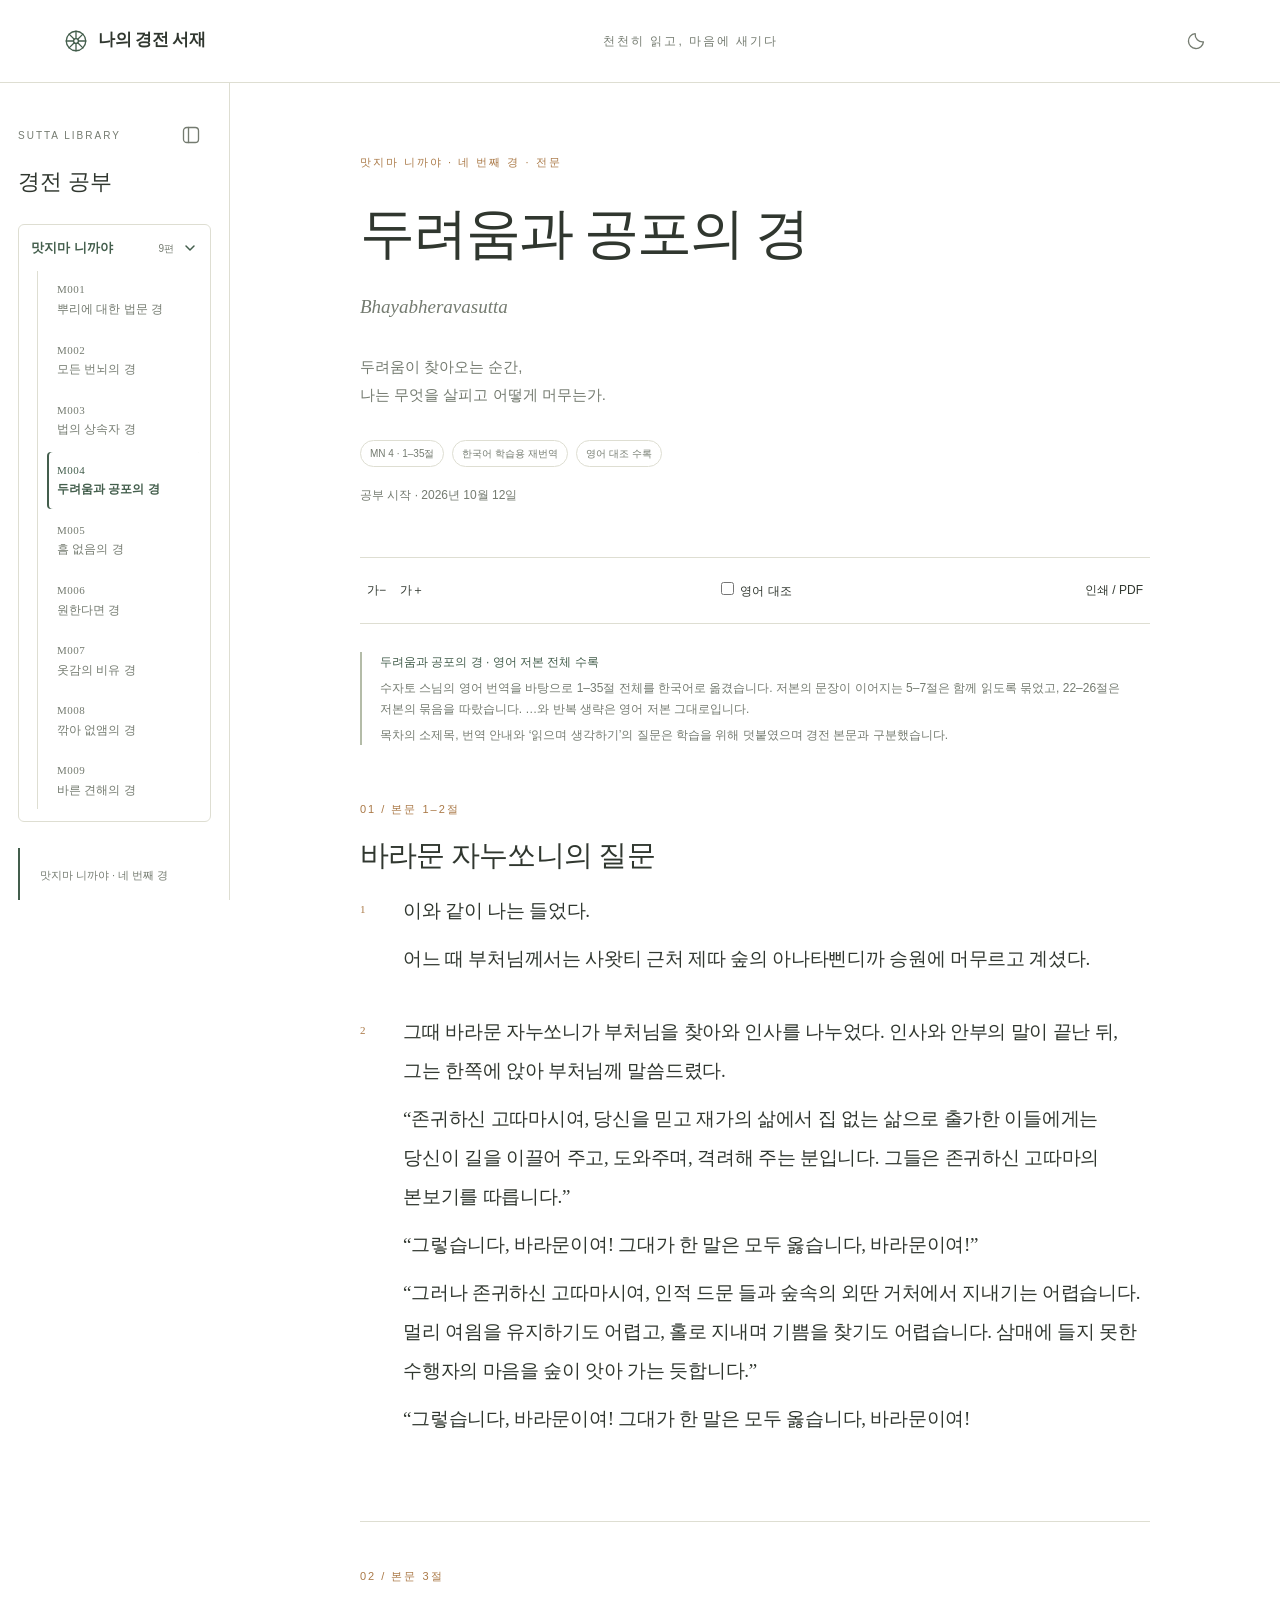
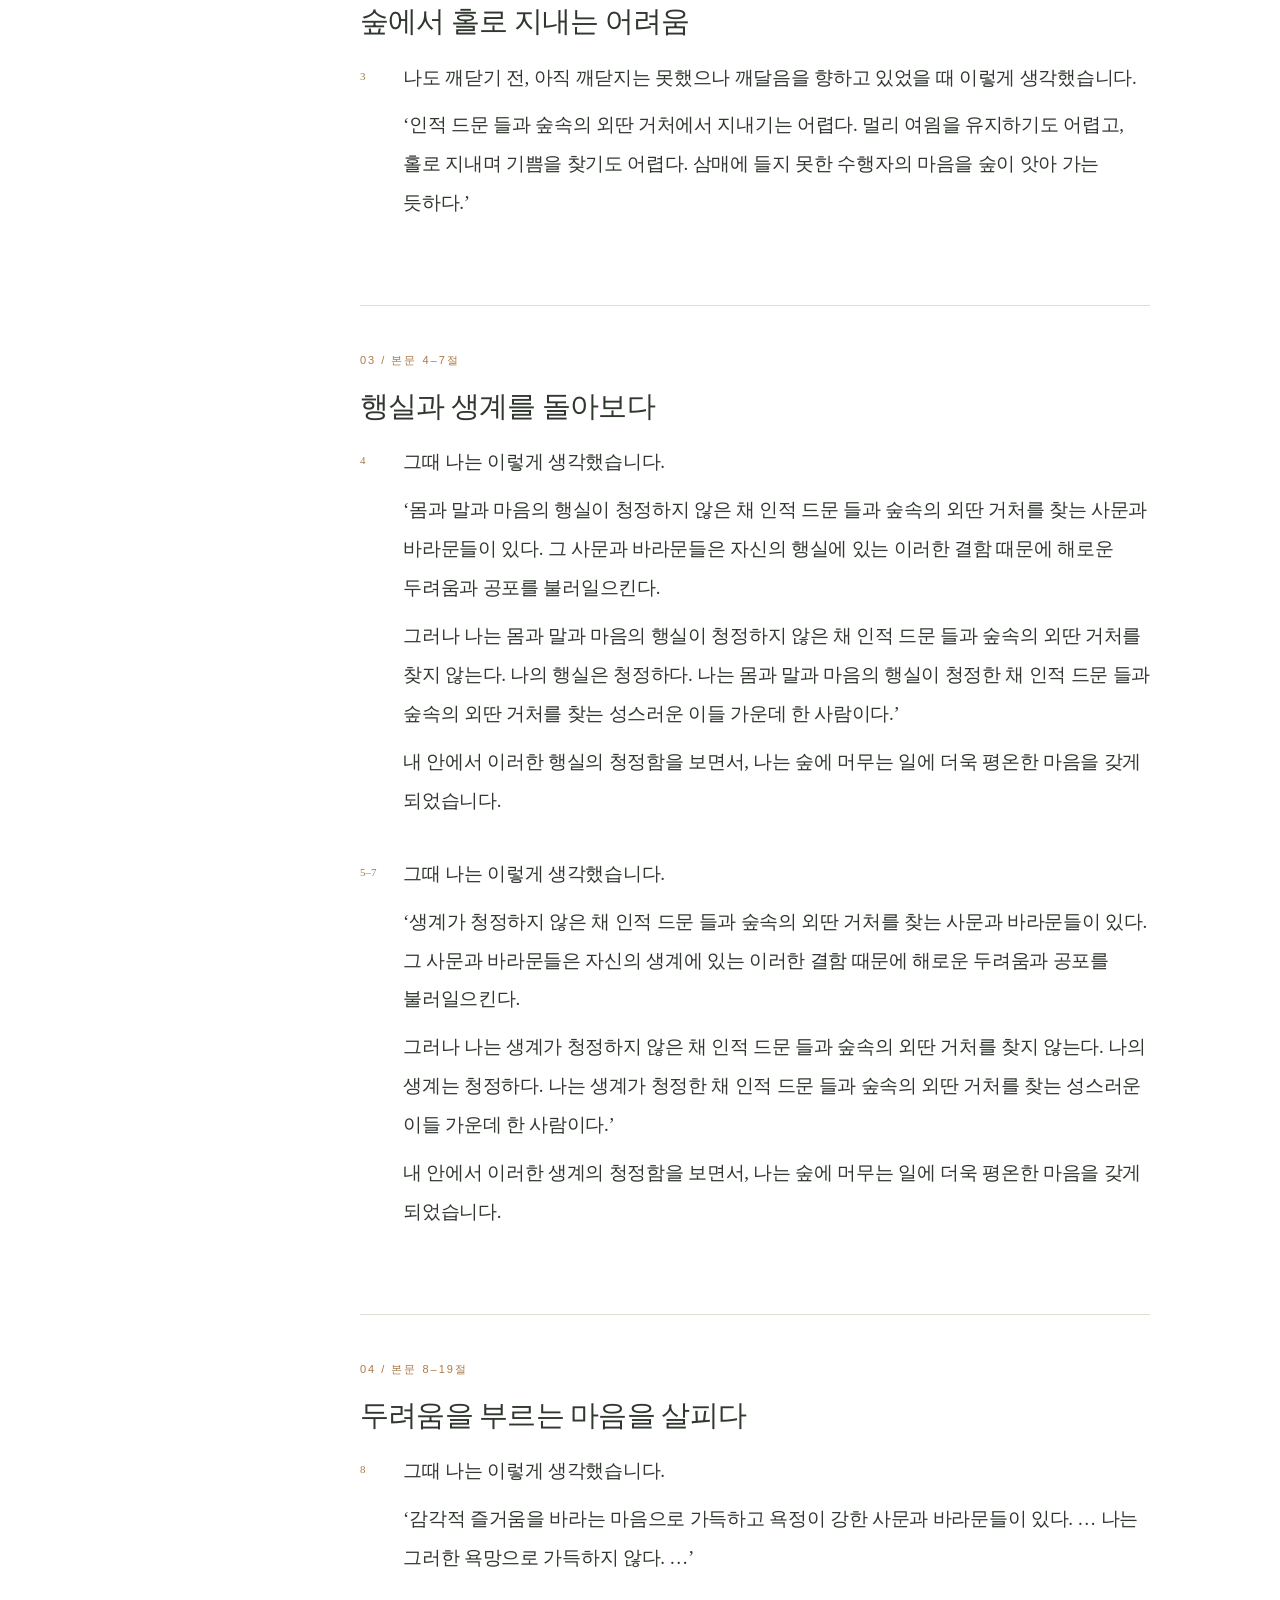
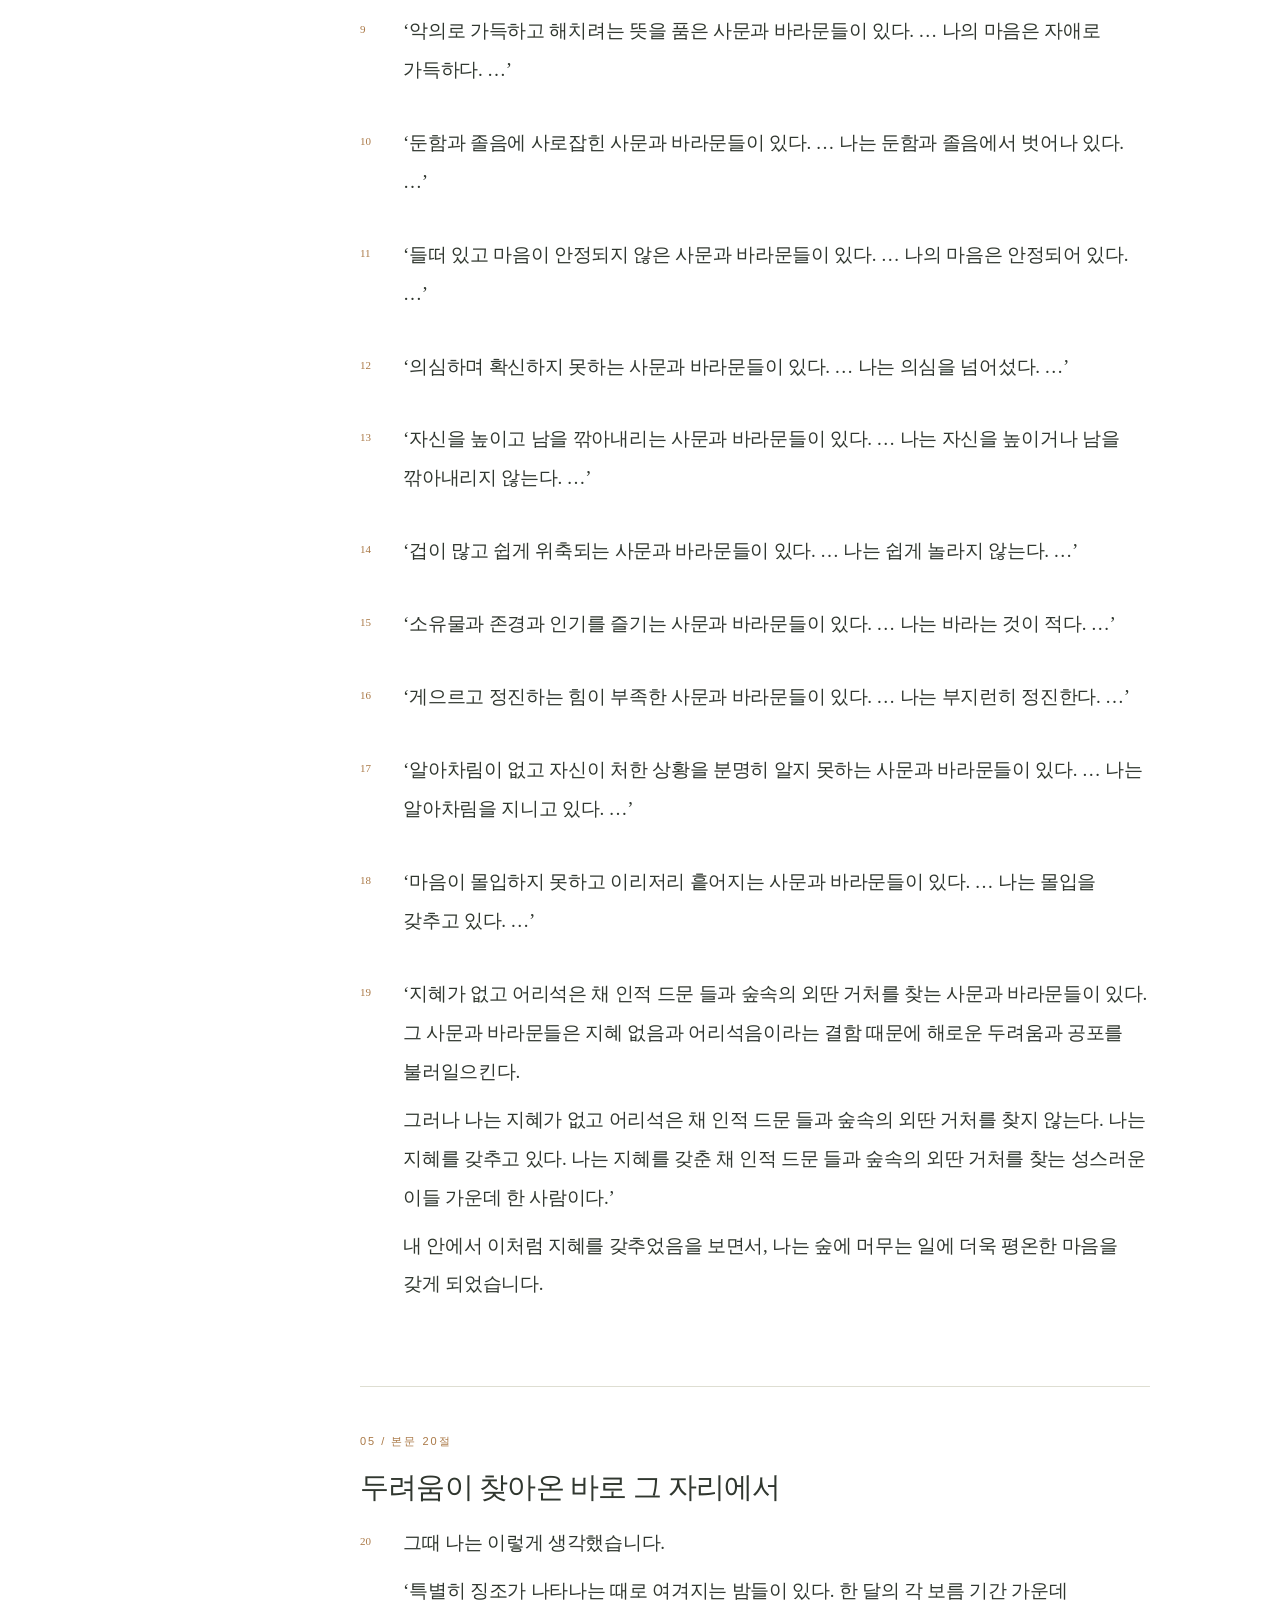
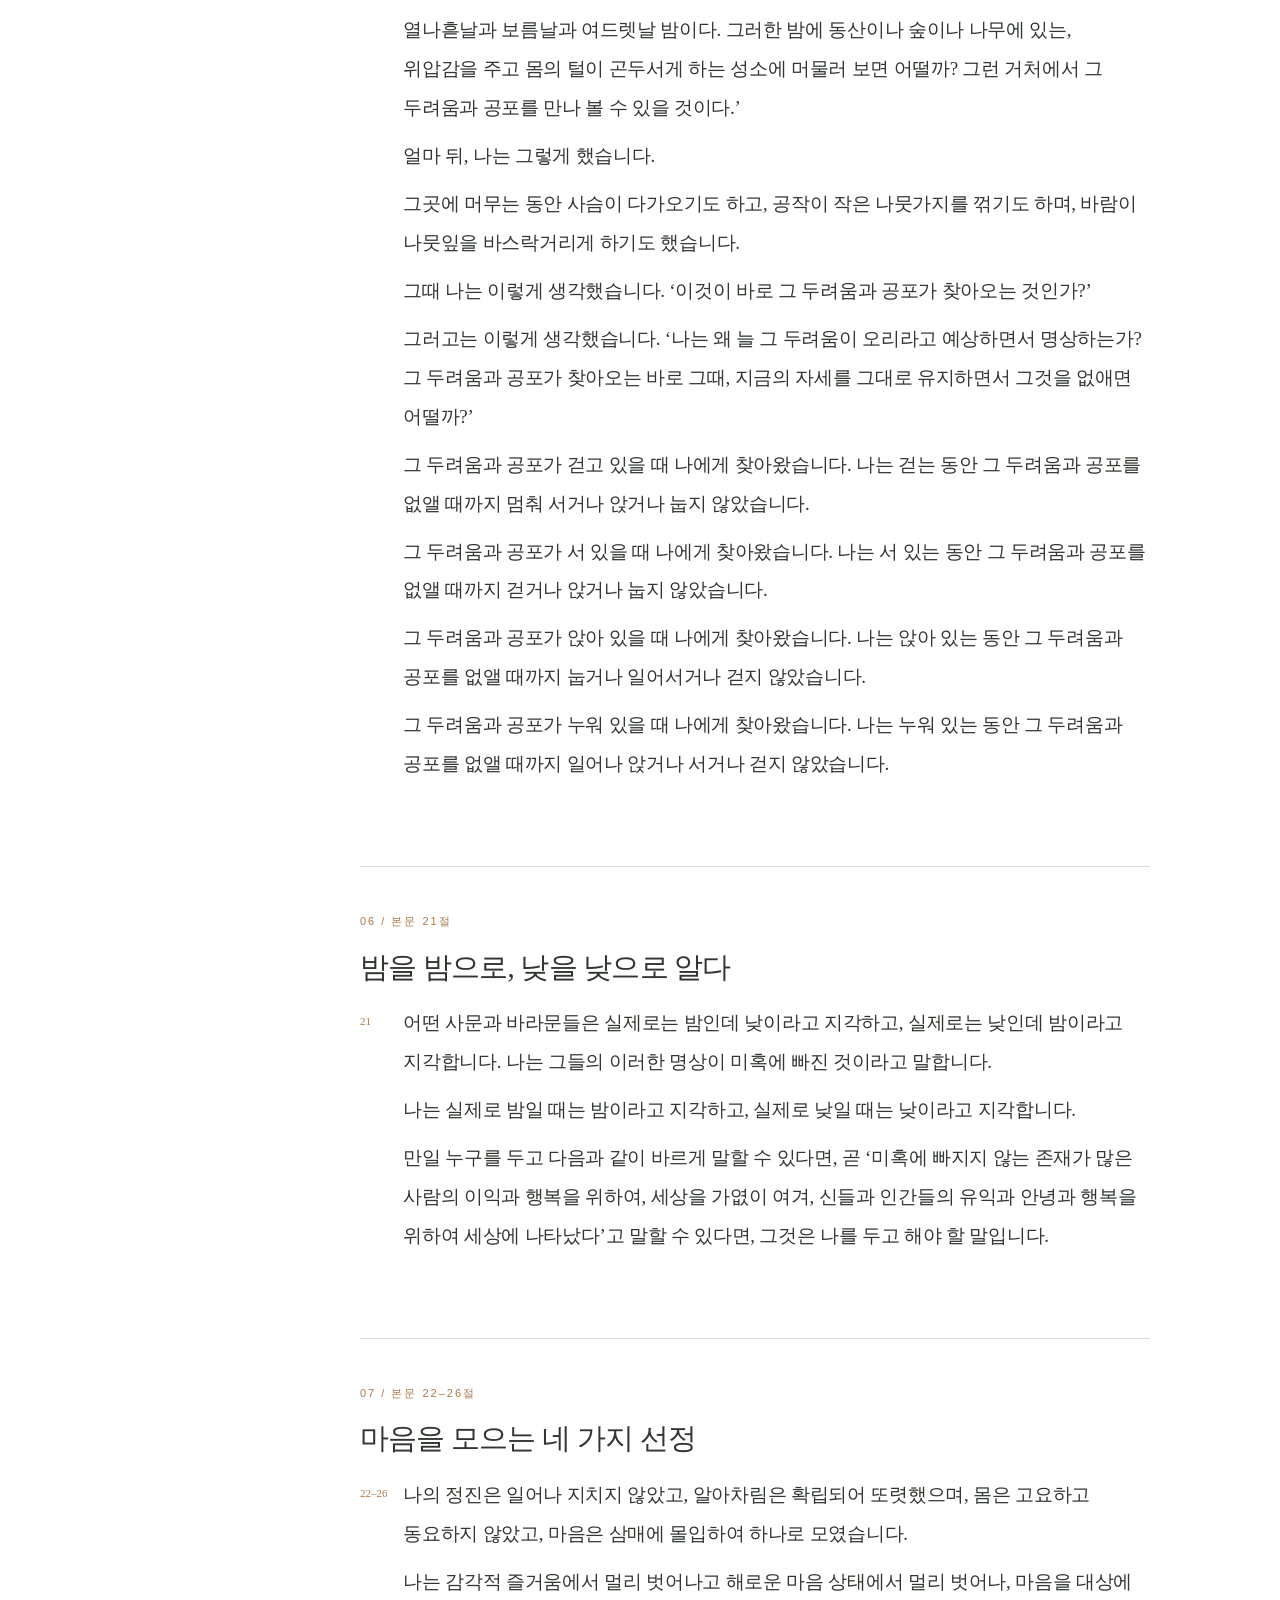
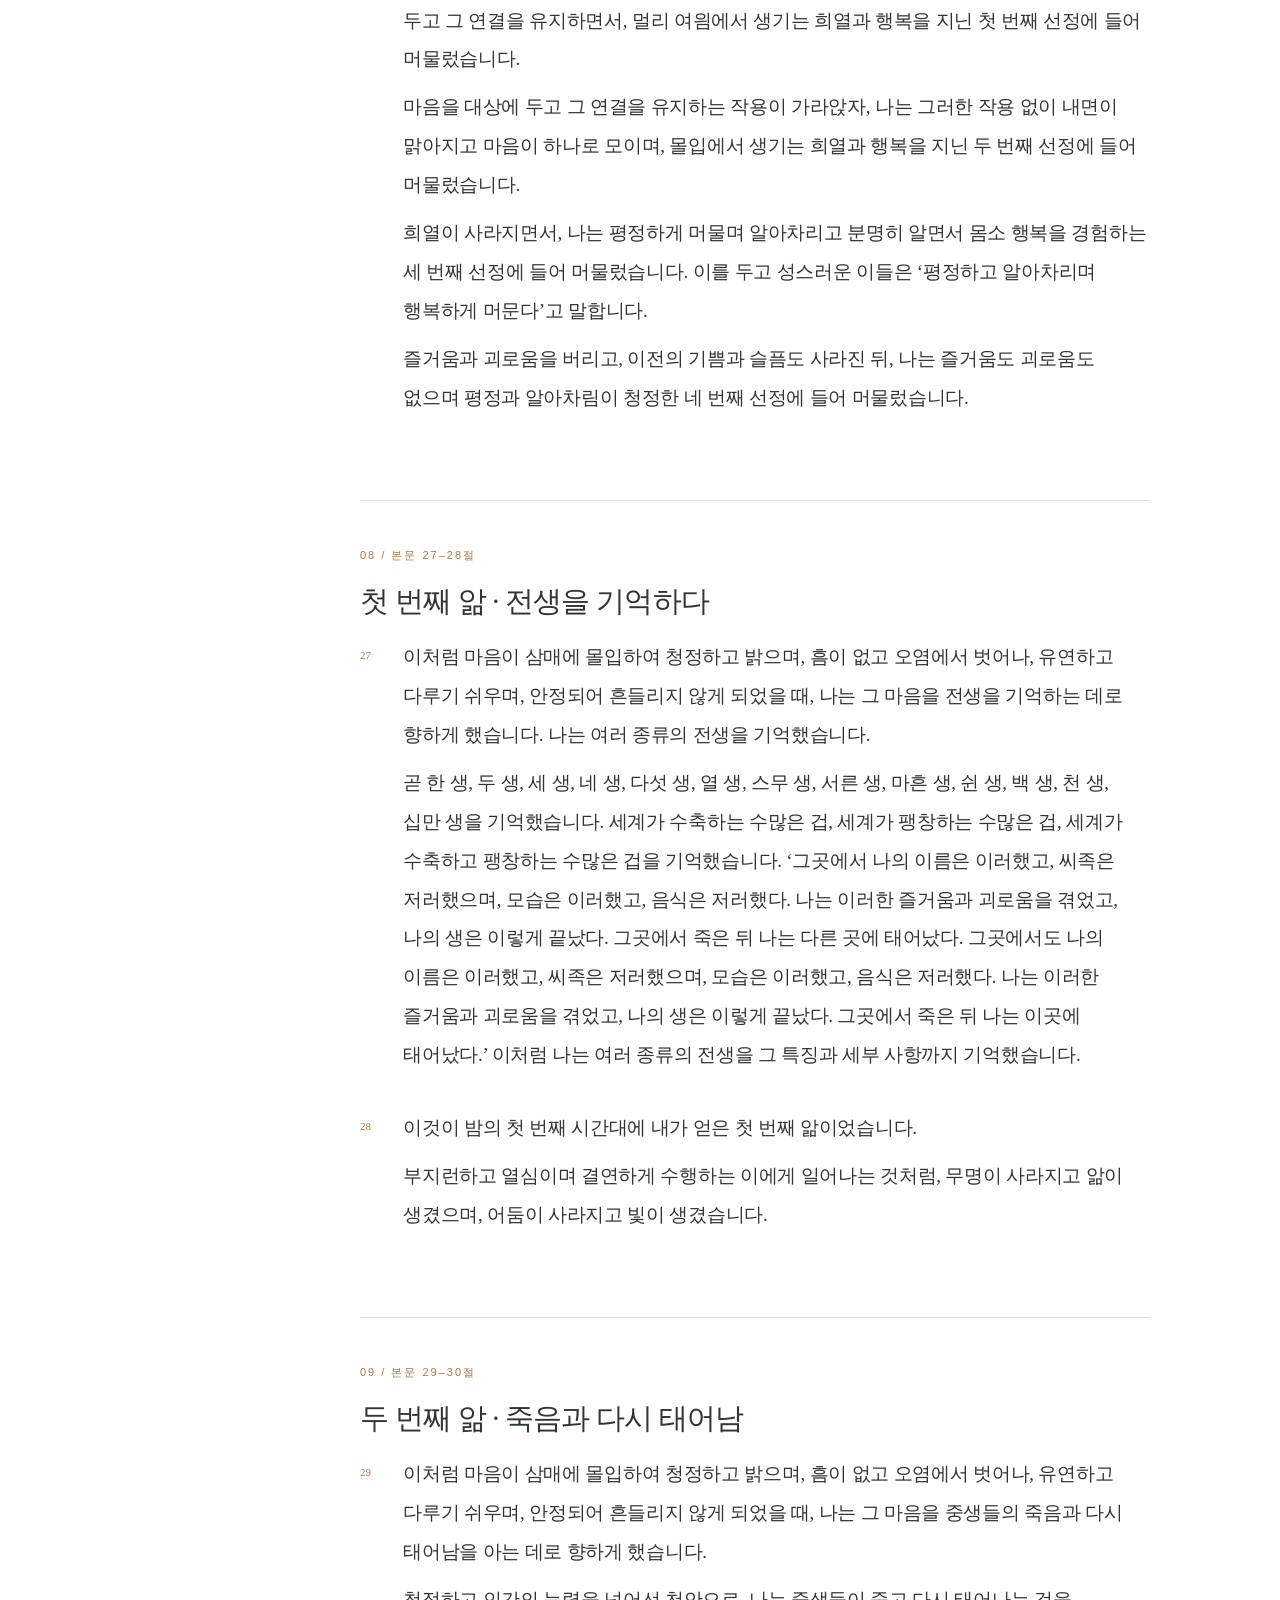
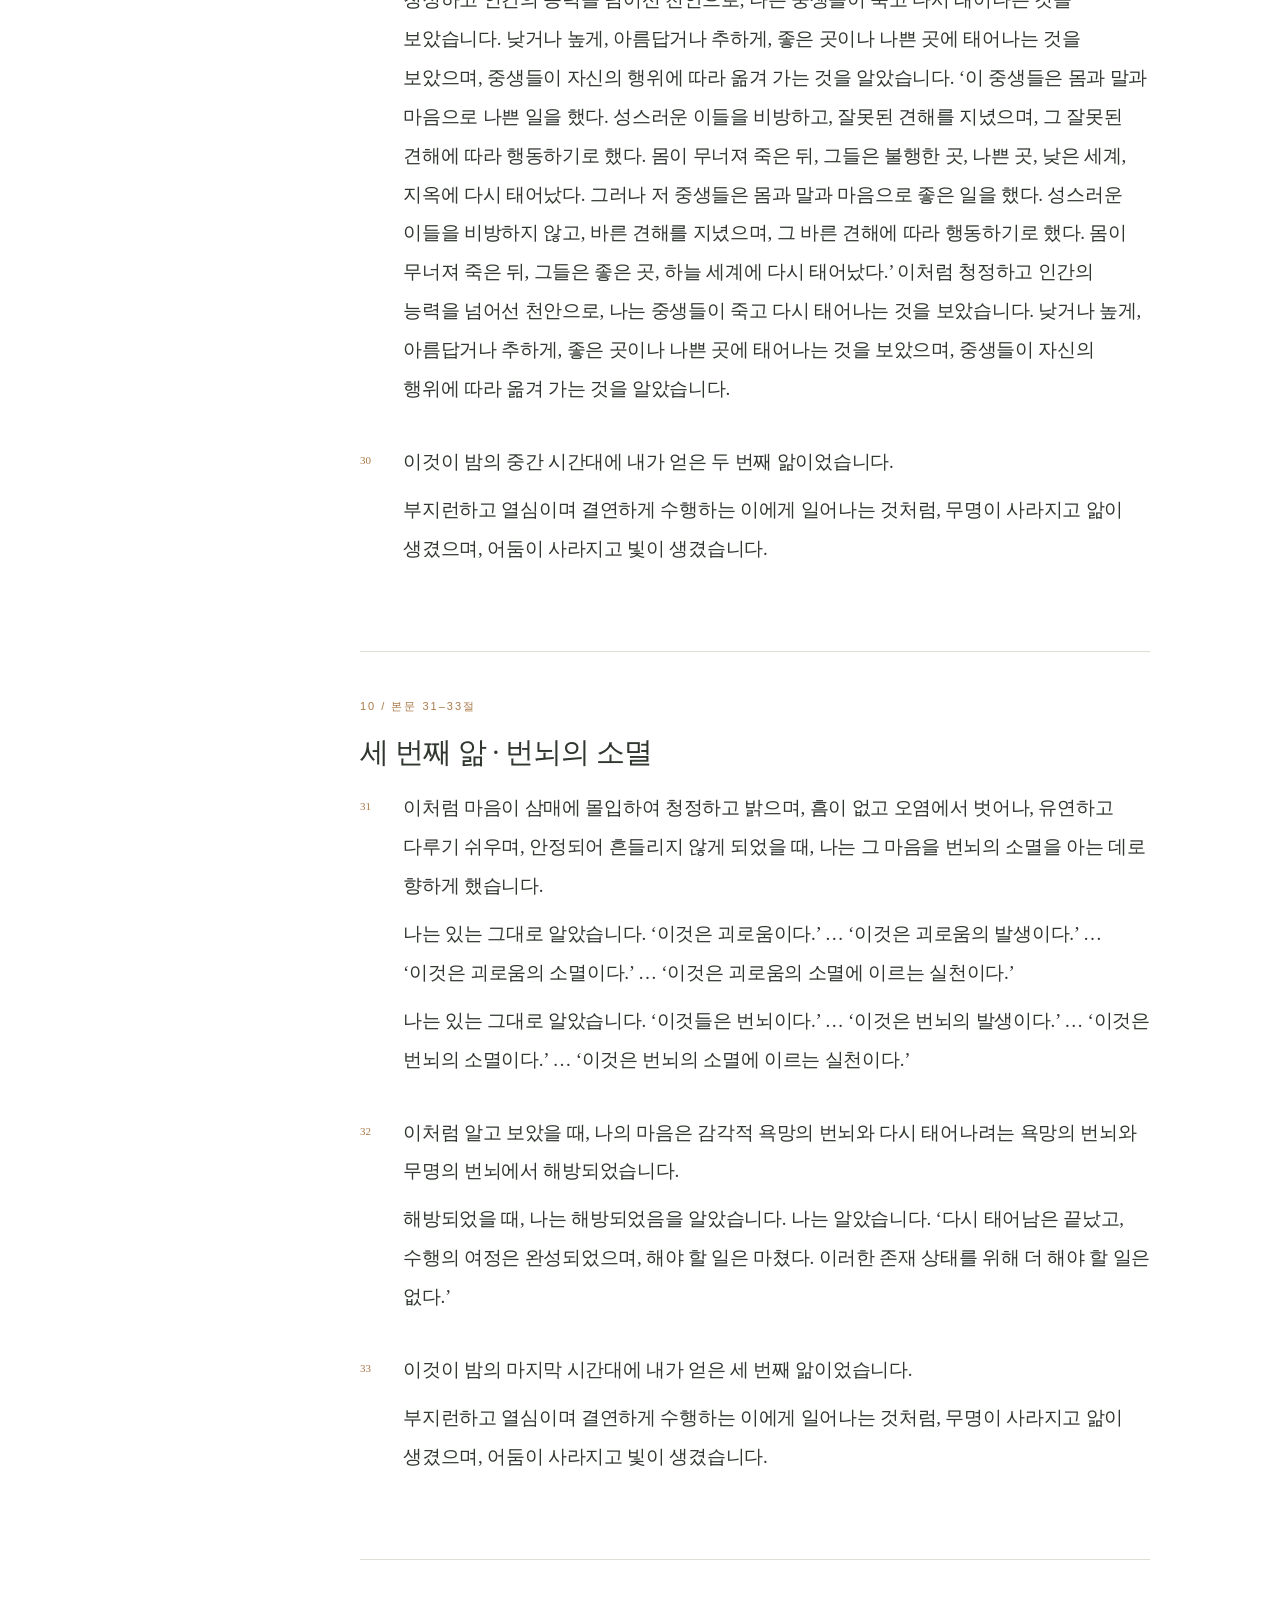
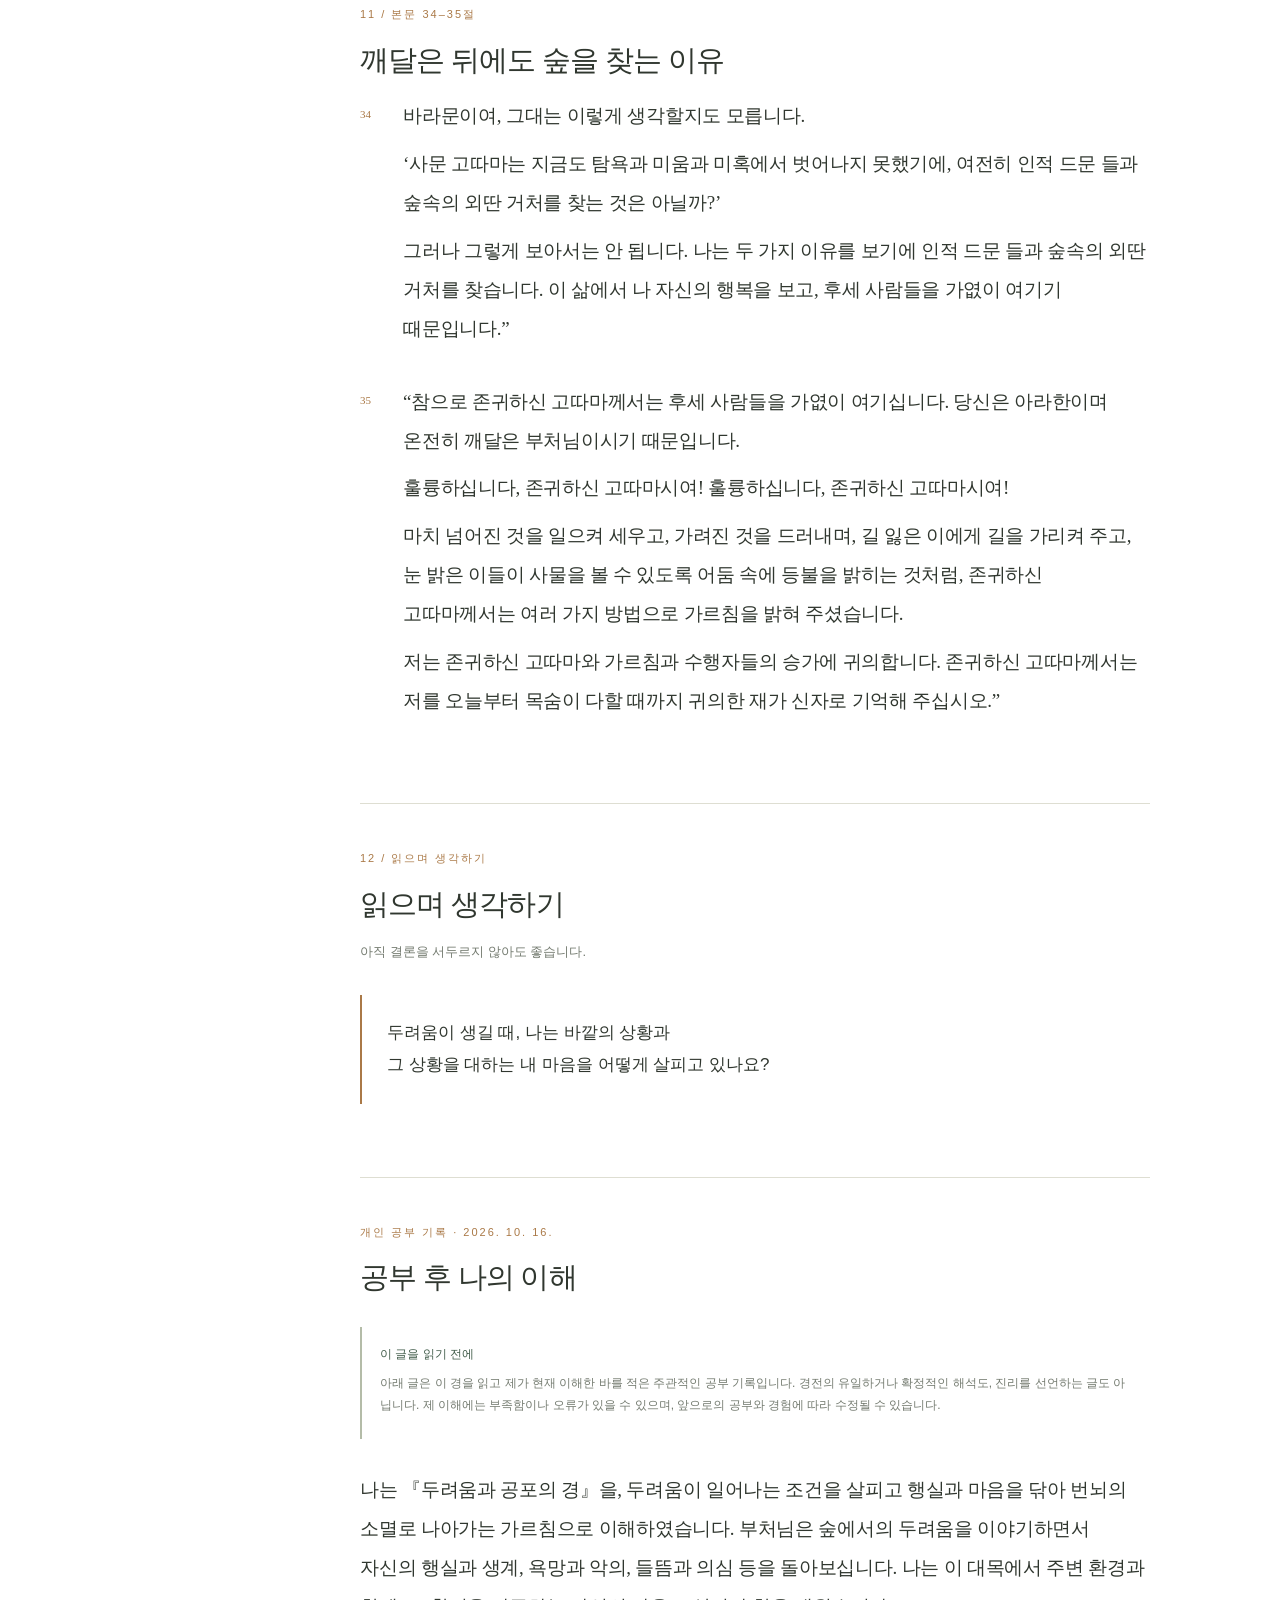
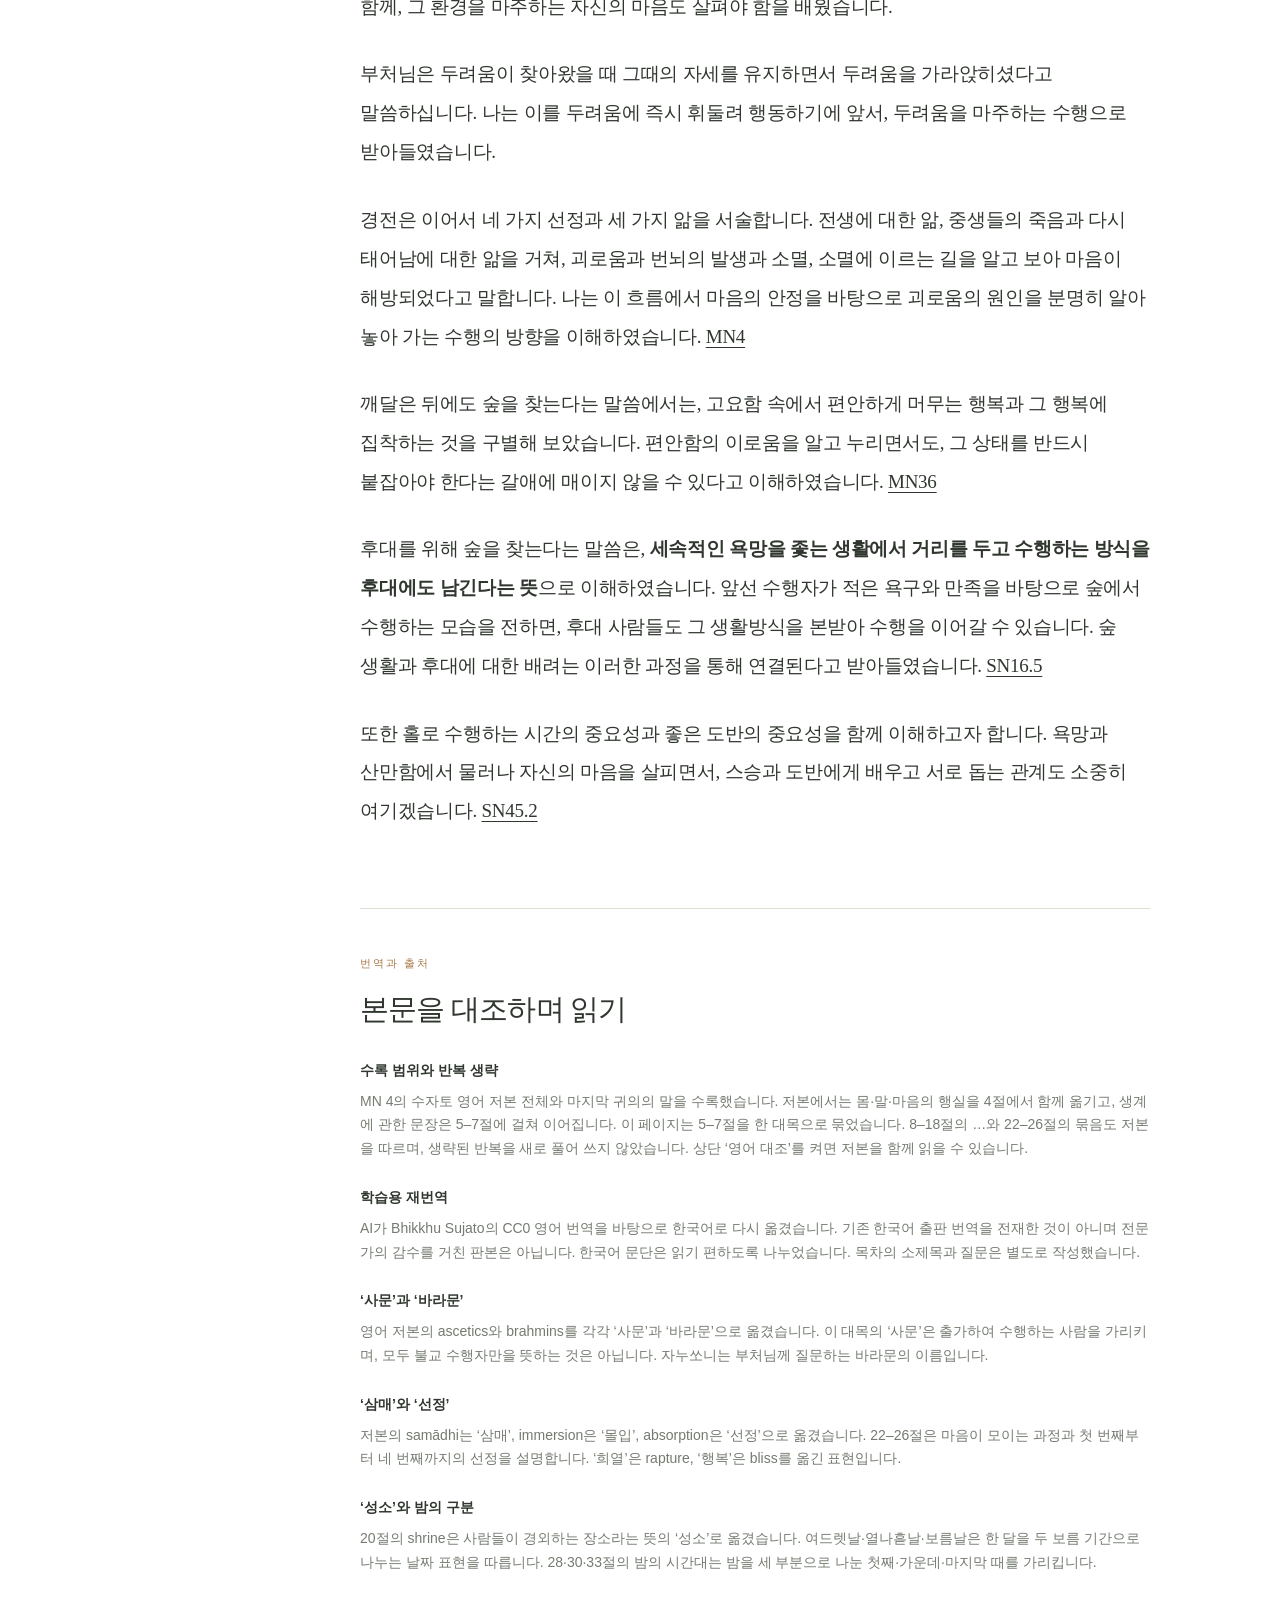
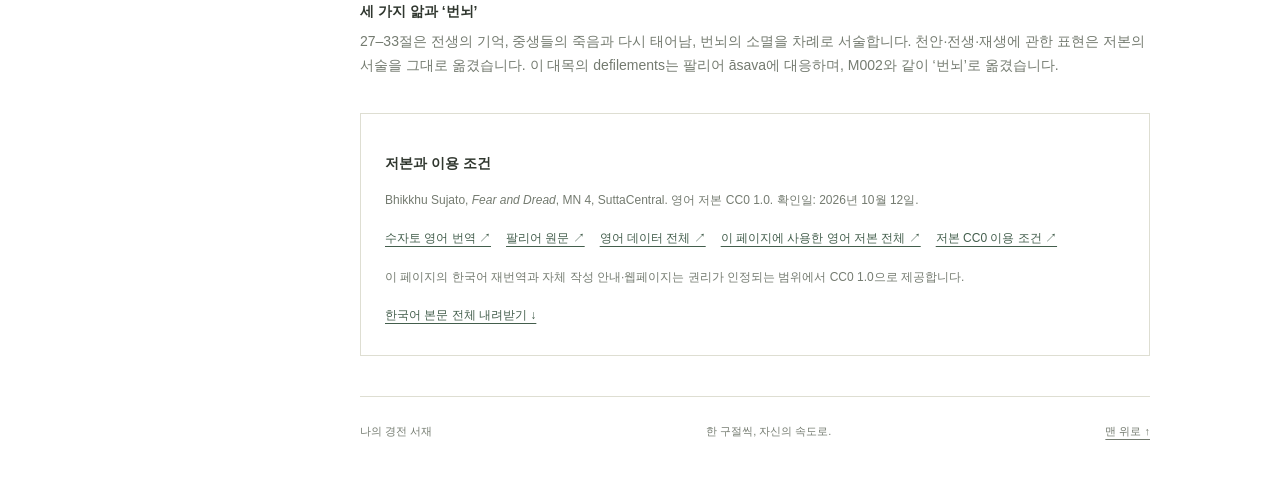
<file: mn4.html>
<!doctype html>
<html lang="ko"><head><meta charset="utf-8"><meta name="viewport" content="width=device-width,initial-scale=1">
<meta name="description" content="맛지마 니까야 M004 두려움과 공포의 경. 수자토 영어 저본의 1–35절 전체를 옮긴 한국어 학습용 재번역과 영어 대조.">
<title>두려움과 공포의 경 · 전문 · 나의 경전 서재</title><link rel="stylesheet" href="style.css?v=20261012-white"><link rel="stylesheet" href="library.css?v=20261012-icons">
<style>
.commentary{margin:26px 0 28px 43px;padding:23px 25px;background:var(--paper);border:1px solid var(--line);border-radius:5px;font-size:15px;line-height:1.95;word-break:keep-all;overflow-wrap:anywhere}.commentary .label{font-size:11px;letter-spacing:1px;color:var(--accent)}.commentary h3{font-size:17px;margin:8px 0 12px;color:var(--green)}.commentary p{margin:10px 0}.commentary ul,.commentary ol{padding-left:23px}.commentary li{margin:9px 0}.commentary .example{border-left:2px solid var(--line);padding-left:16px;margin-top:20px}.method-list{padding-left:23px}.method-list li{margin:10px 0}.method-list strong{color:var(--green)}.study-question{padding:22px 25px;border-left:2px solid var(--accent);background:var(--paper);font-size:17px;line-height:1.9;margin:25px 0}.next-reading{padding:22px;border:1px solid var(--line);border-radius:5px;margin:30px 0;font-size:14px}.next-reading p{margin:8px 0;color:var(--muted)}.next-reading a{color:var(--green)}.study-date{font-size:12px;color:var(--muted);margin-top:18px}
@media(max-width:700px){.commentary{margin-left:0;padding:19px;font-size:15px}.commentary h3{font-size:16px}.study-question{font-size:16px}.hero h1{font-size:40px}.hero .eyebrow{letter-spacing:1px}}
@media print{.commentary{margin-left:0;font-size:11pt}.reading-note{display:block}.next-reading{display:none}.commentary,.study-question{background:white}.chapter{break-before:auto}.english{font-size:10pt}}
@media(min-width:701px){aside{max-height:calc(100dvh - 25px);overflow-y:auto;scrollbar-width:thin;padding-bottom:20px}}
.personal-reflection{margin-top:28px}.personal-reflection .korean p{margin-bottom:1.5em}.reflection-notice{margin:24px 0 32px;padding:16px 18px;background:var(--paper);line-height:1.9}@media print{.reflection-notice{display:block!important}.personal-reflection{break-before:page}}</style></head>
<body><a class="skip" href="#reading">본문으로 이동</a><div id="progress" aria-hidden="true"></div>
<header><div class="header-brand"><button id="sidebar-open" class="icon-button" aria-label="목차 펼치기" title="목차 펼치기" aria-expanded="false" aria-controls="reader-sidebar" hidden><svg viewBox="0 0 24 24" width="20" height="20" fill="none" stroke="currentColor" stroke-width="1.6" stroke-linecap="round" stroke-linejoin="round" aria-hidden="true" focusable="false"><rect x="3" y="3" width="18" height="18" rx="4"/><path d="M9 3v18"/></svg></button><a class="brand" href="index.html"><svg class="brand-mark" xmlns="http://www.w3.org/2000/svg" viewBox="0 0 32 32" width="24" height="24" aria-hidden="true" focusable="false"><g fill="none" stroke="currentColor" stroke-width="1.75" stroke-linecap="round" stroke-linejoin="round"><circle cx="16" cy="16" r="13"/><path d="M16 12.75L16 3"/><path d="M18.298097 13.701903L25.192388 6.807612"/><path d="M19.25 16L29 16"/><path d="M18.298097 18.298097L25.192388 25.192388"/><path d="M16 19.25L16 29"/><path d="M13.701903 18.298097L6.807612 25.192388"/><path d="M12.75 16L3 16"/><path d="M13.701903 13.701903L6.807612 6.807612"/><circle cx="16" cy="16" r="3.25"/></g></svg><span class="brand-name">나의 경전 서재</span></a></div><span class="header-caption">천천히 읽고, 마음에 새기다</span><div class="header-actions"><button id="theme" class="icon-button" aria-label="어두운 화면으로 전환" title="어두운 화면으로 전환"><svg class="icon-moon" viewBox="0 0 24 24" width="20" height="20" fill="none" stroke="currentColor" stroke-width="1.6" stroke-linecap="round" stroke-linejoin="round" aria-hidden="true" focusable="false"><path d="M20.9 13A9 9 0 0 1 11 3.1 9 9 0 1 0 20.9 13Z"/></svg><svg class="icon-sun" viewBox="0 0 24 24" width="20" height="20" fill="none" stroke="currentColor" stroke-width="1.6" stroke-linecap="round" stroke-linejoin="round" aria-hidden="true" focusable="false"><circle cx="12" cy="12" r="4"/><path d="M12 2v2m0 16v2M2 12h2m16 0h2M4.9 4.9l1.4 1.4m11.4 11.4 1.4 1.4m0-14.2-1.4 1.4M6.3 17.7l-1.4 1.4"/></svg></button></div></header>
<div class="layout"><aside id="reader-sidebar"><div class="shelf-heading"><div class="shelf-label">SUTTA LIBRARY</div><button id="sidebar-toggle" class="icon-button" aria-label="목차 접기" title="목차 접기" aria-expanded="true" aria-controls="reader-sidebar"><svg viewBox="0 0 24 24" width="20" height="20" fill="none" stroke="currentColor" stroke-width="1.6" stroke-linecap="round" stroke-linejoin="round" aria-hidden="true" focusable="false"><rect x="3" y="3" width="18" height="18" rx="4"/><path d="M9 3v18"/></svg></button></div><div class="shelf-title">경전 공부</div><!-- library:start --><div class="library-tree" role="navigation" aria-label="경전 선택"><details class="library-category" open><summary><span class="library-category-title">맛지마 니까야</span><span class="library-count">9편</span><svg class="library-chevron" viewBox="0 0 16 16" width="16" height="16" aria-hidden="true" focusable="false"><path d="m6 4 4 4-4 4" fill="none" stroke="currentColor" stroke-width="1.5" stroke-linecap="round" stroke-linejoin="round"/></svg></summary><div class="library-books"><a class="library-book" href="index.html"><span class="library-code">M001</span><span class="library-book-title">뿌리에 대한 법문 경</span></a><a class="library-book" href="mn2.html"><span class="library-code">M002</span><span class="library-book-title">모든 번뇌의 경</span></a><a class="library-book" href="mn3.html"><span class="library-code">M003</span><span class="library-book-title">법의 상속자 경</span></a><a class="library-book" href="mn4.html" aria-current="page"><span class="library-code">M004</span><span class="library-book-title">두려움과 공포의 경</span></a><a class="library-book" href="mn5.html"><span class="library-code">M005</span><span class="library-book-title">흠 없음의 경</span></a><a class="library-book" href="mn6.html"><span class="library-code">M006</span><span class="library-book-title">원한다면 경</span></a><a class="library-book" href="mn7.html"><span class="library-code">M007</span><span class="library-book-title">옷감의 비유 경</span></a><a class="library-book" href="mn8.html"><span class="library-code">M008</span><span class="library-book-title">깎아 없앰의 경</span></a><a class="library-book" href="mn9.html"><span class="library-code">M009</span><span class="library-book-title">바른 견해의 경</span></a></div></details></div><!-- library:end --><div class="book-card"><span>맛지마 니까야 · 네 번째 경</span><strong>M004</strong><p>두려움과 공포의 경</p></div>
<nav aria-label="본문 목차"><a href="#opening"><span>01</span>바라문 자누쏘니의 질문</a><a href="#solitude"><span>02</span>숲에서 홀로 지내는 어려움</a><a href="#purity"><span>03</span>행실과 생계를 돌아보다</a><a href="#qualities"><span>04</span>두려움을 부르는 마음을 살피다</a><a href="#fear"><span>05</span>두려움이 찾아온 바로 그 자리에서</a><a href="#clarity"><span>06</span>밤을 밤으로, 낮을 낮으로 알다</a><a href="#absorptions"><span>07</span>마음을 모으는 네 가지 선정</a><a href="#past-lives"><span>08</span>첫 번째 앎 · 전생을 기억하다</a><a href="#rebirth"><span>09</span>두 번째 앎 · 죽음과 다시 태어남</a><a href="#liberation"><span>10</span>세 번째 앎 · 번뇌의 소멸</a><a href="#forest"><span>11</span>깨달은 뒤에도 숲을 찾는 이유</a><a href="#pause"><span>12</span>읽으며 생각하기</a><a href="#my-understanding"><span>13</span>공부 후 나의 이해</a></nav><a class="source-nav" href="#translation">번역과 출처 ↗</a></aside>
<main id="top"><div class="hero"><div class="eyebrow">맛지마 니까야 · 네 번째 경 · 전문</div><h1>두려움과 공포의 경</h1><p class="pali" lang="pi">Bhayabheravasutta</p><p class="intro">두려움이 찾아오는 순간,<br>나는 무엇을 살피고 어떻게 머무는가.</p><div class="hero-meta"><span>MN 4 · 1–35절</span><span>한국어 학습용 재번역</span><span>영어 대조 수록</span></div><p class="study-date">공부 시작 · 2026년 10월 12일</p></div>
<div class="toolbar" aria-label="읽기 설정"><div><button id="smaller" aria-label="글자 작게">가−</button><button id="larger" aria-label="글자 크게">가＋</button></div><label><input id="english-toggle" type="checkbox"> 영어 대조</label><button id="print">인쇄 / PDF</button></div>
<div class="reading-note"><strong>두려움과 공포의 경 · 영어 저본 전체 수록</strong><p>수자토 스님의 영어 번역을 바탕으로 1–35절 전체를 한국어로 옮겼습니다. 저본의 문장이 이어지는 5–7절은 함께 읽도록 묶었고, 22–26절은 저본의 묶음을 따랐습니다. …와 반복 생략은 영어 저본 그대로입니다.</p><p>목차의 소제목, 번역 안내와 ‘읽으며 생각하기’의 질문은 학습을 위해 덧붙였으며 경전 본문과 구분했습니다.</p></div>
<div id="reading">
<section id="opening" class="chapter"><div class="chapter-label">01 / 본문 1–2절</div><h2>바라문 자누쏘니의 질문</h2><article id="p1" class="verse"><a class="number" href="#p1" aria-label="1절 링크">1</a><div><div class="korean"><p>이와 같이 나는 들었다.</p><p>어느 때 부처님께서는 사왓티 근처 제따 숲의 아나타삔디까 승원에 머무르고 계셨다.</p></div><p class="english" lang="en">So I have heard. At one time the Buddha was staying near Sāvatthī in Jeta’s Grove, Anāthapiṇḍika’s monastery.</p></div></article><article id="p2" class="verse"><a class="number" href="#p2" aria-label="2절 링크">2</a><div><div class="korean"><p>그때 바라문 자누쏘니가 부처님을 찾아와 인사를 나누었다. 인사와 안부의 말이 끝난 뒤, 그는 한쪽에 앉아 부처님께 말씀드렸다.</p><p>“존귀하신 고따마시여, 당신을 믿고 재가의 삶에서 집 없는 삶으로 출가한 이들에게는 당신이 길을 이끌어 주고, 도와주며, 격려해 주는 분입니다. 그들은 존귀하신 고따마의 본보기를 따릅니다.”</p><p>“그렇습니다, 바라문이여! 그대가 한 말은 모두 옳습니다, 바라문이여!”</p><p>“그러나 존귀하신 고따마시여, 인적 드문 들과 숲속의 외딴 거처에서 지내기는 어렵습니다. 멀리 여읨을 유지하기도 어렵고, 홀로 지내며 기쁨을 찾기도 어렵습니다. 삼매에 들지 못한 수행자의 마음을 숲이 앗아 가는 듯합니다.”</p><p>“그렇습니다, 바라문이여! 그대가 한 말은 모두 옳습니다, 바라문이여!</p></div><p class="english" lang="en">Then the brahmin Jānussoṇi went up to the Buddha, and exchanged greetings with him. When the greetings and polite conversation were over, he sat down to one side and said to the Buddha: “Worthy Gotama, those gentlemen who, out of faith in you, have gone forth from the lay life to homelessness have you to lead the way, help them out, and give them encouragement. And those people follow the worthy Gotama’s example.” “That’s so true, brahmin! Everything you say is true, brahmin!” “But worthy Gotama, remote lodgings in the wilderness and the forest are challenging. It’s hard to maintain seclusion and hard to find joy in solitude. The forests seem to rob the mind of a mendicant who isn’t immersed in samādhi.” “That’s so true, brahmin! Everything you say is true, brahmin!</p></div></article></section>
<section id="solitude" class="chapter"><div class="chapter-label">02 / 본문 3절</div><h2>숲에서 홀로 지내는 어려움</h2><article id="p3" class="verse"><a class="number" href="#p3" aria-label="3절 링크">3</a><div><div class="korean"><p>나도 깨닫기 전, 아직 깨닫지는 못했으나 깨달음을 향하고 있었을 때 이렇게 생각했습니다.</p><p>‘인적 드문 들과 숲속의 외딴 거처에서 지내기는 어렵다. 멀리 여읨을 유지하기도 어렵고, 홀로 지내며 기쁨을 찾기도 어렵다. 삼매에 들지 못한 수행자의 마음을 숲이 앗아 가는 듯하다.’</p></div><p class="english" lang="en">Before my awakening—when I was still unawakened but intent on awakening—I too thought, ‘Remote lodgings in the wilderness and the forest are challenging. It’s hard to maintain seclusion and hard to find joy in solitude. The forests seem to rob the mind of a mendicant who isn’t immersed in samādhi.’</p></div></article></section>
<section id="purity" class="chapter"><div class="chapter-label">03 / 본문 4–7절</div><h2>행실과 생계를 돌아보다</h2><article id="p4" class="verse"><a class="number" href="#p4" aria-label="4절 링크">4</a><div><div class="korean"><p>그때 나는 이렇게 생각했습니다.</p><p>‘몸과 말과 마음의 행실이 청정하지 않은 채 인적 드문 들과 숲속의 외딴 거처를 찾는 사문과 바라문들이 있다. 그 사문과 바라문들은 자신의 행실에 있는 이러한 결함 때문에 해로운 두려움과 공포를 불러일으킨다.</p><p>그러나 나는 몸과 말과 마음의 행실이 청정하지 않은 채 인적 드문 들과 숲속의 외딴 거처를 찾지 않는다. 나의 행실은 청정하다. 나는 몸과 말과 마음의 행실이 청정한 채 인적 드문 들과 숲속의 외딴 거처를 찾는 성스러운 이들 가운데 한 사람이다.’</p><p>내 안에서 이러한 행실의 청정함을 보면서, 나는 숲에 머무는 일에 더욱 평온한 마음을 갖게 되었습니다.</p></div><p class="english" lang="en">Then I thought, ‘There are ascetics and brahmins with unpurified conduct of body, speech, and mind who frequent remote lodgings in the wilderness and the forest. Those ascetics and brahmins summon unskillful fear and dread because of these defects in their conduct. But I don’t frequent remote lodgings in the wilderness and the forest with unpurified conduct of body, speech, and mind. My conduct is purified. I am one of those noble ones who frequent remote lodgings in the wilderness and the forest with purified conduct of body, speech, and mind.’ Seeing this purity of conduct in myself I felt even more unruffled about staying in the forest.</p></div></article><article id="p5-7" class="verse"><a class="number" href="#p5-7" aria-label="5–7절 링크">5–7</a><div><div class="korean"><p>그때 나는 이렇게 생각했습니다.</p><p>‘생계가 청정하지 않은 채 인적 드문 들과 숲속의 외딴 거처를 찾는 사문과 바라문들이 있다. 그 사문과 바라문들은 자신의 생계에 있는 이러한 결함 때문에 해로운 두려움과 공포를 불러일으킨다.</p><p>그러나 나는 생계가 청정하지 않은 채 인적 드문 들과 숲속의 외딴 거처를 찾지 않는다. 나의 생계는 청정하다. 나는 생계가 청정한 채 인적 드문 들과 숲속의 외딴 거처를 찾는 성스러운 이들 가운데 한 사람이다.’</p><p>내 안에서 이러한 생계의 청정함을 보면서, 나는 숲에 머무는 일에 더욱 평온한 마음을 갖게 되었습니다.</p></div><p class="english" lang="en">Then I thought, ‘There are ascetics and brahmins with unpurified livelihood who frequent remote lodgings in the wilderness and the forest. Those ascetics and brahmins summon unskillful fear and dread because of these defects in their livelihood. But I don’t frequent remote lodgings in the wilderness and the forest with unpurified livelihood. My livelihood is purified. I am one of those noble ones who frequent remote lodgings in the wilderness and the forest with purified livelihood.’ Seeing this purity of livelihood in myself I felt even more unruffled about staying in the forest.</p></div></article></section>
<section id="qualities" class="chapter"><div class="chapter-label">04 / 본문 8–19절</div><h2>두려움을 부르는 마음을 살피다</h2><article id="p8" class="verse"><a class="number" href="#p8" aria-label="8절 링크">8</a><div><div class="korean"><p>그때 나는 이렇게 생각했습니다.</p><p>‘감각적 즐거움을 바라는 마음으로 가득하고 욕정이 강한 사문과 바라문들이 있다. … 나는 그러한 욕망으로 가득하지 않다. …’</p></div><p class="english" lang="en">Then I thought, ‘There are ascetics and brahmins full of desire for sensual pleasures, with acute lust … I am not full of desire …’</p></div></article><article id="p9" class="verse"><a class="number" href="#p9" aria-label="9절 링크">9</a><div><div class="korean"><p>‘악의로 가득하고 해치려는 뜻을 품은 사문과 바라문들이 있다. … 나의 마음은 자애로 가득하다. …’</p></div><p class="english" lang="en">‘There are ascetics and brahmins full of ill will, with malicious intentions … I have a heart full of love …’</p></div></article><article id="p10" class="verse"><a class="number" href="#p10" aria-label="10절 링크">10</a><div><div class="korean"><p>‘둔함과 졸음에 사로잡힌 사문과 바라문들이 있다. … 나는 둔함과 졸음에서 벗어나 있다. …’</p></div><p class="english" lang="en">‘There are ascetics and brahmins overcome with dullness and drowsiness … I am rid of dullness and drowsiness …’</p></div></article><article id="p11" class="verse"><a class="number" href="#p11" aria-label="11절 링크">11</a><div><div class="korean"><p>‘들떠 있고 마음이 안정되지 않은 사문과 바라문들이 있다. … 나의 마음은 안정되어 있다. …’</p></div><p class="english" lang="en">‘There are ascetics and brahmins who are restless, with minds unsettled … My mind is settled …’</p></div></article><article id="p12" class="verse"><a class="number" href="#p12" aria-label="12절 링크">12</a><div><div class="korean"><p>‘의심하며 확신하지 못하는 사문과 바라문들이 있다. … 나는 의심을 넘어섰다. …’</p></div><p class="english" lang="en">‘There are ascetics and brahmins who are doubting and uncertain … I’ve gone beyond doubt …’</p></div></article><article id="p13" class="verse"><a class="number" href="#p13" aria-label="13절 링크">13</a><div><div class="korean"><p>‘자신을 높이고 남을 깎아내리는 사문과 바라문들이 있다. … 나는 자신을 높이거나 남을 깎아내리지 않는다. …’</p></div><p class="english" lang="en">‘There are ascetics and brahmins who glorify themselves and put others down … I don’t glorify myself and put others down …’</p></div></article><article id="p14" class="verse"><a class="number" href="#p14" aria-label="14절 링크">14</a><div><div class="korean"><p>‘겁이 많고 쉽게 위축되는 사문과 바라문들이 있다. … 나는 쉽게 놀라지 않는다. …’</p></div><p class="english" lang="en">‘There are ascetics and brahmins who are cowardly and craven … I don’t get startled …’</p></div></article><article id="p15" class="verse"><a class="number" href="#p15" aria-label="15절 링크">15</a><div><div class="korean"><p>‘소유물과 존경과 인기를 즐기는 사문과 바라문들이 있다. … 나는 바라는 것이 적다. …’</p></div><p class="english" lang="en">‘There are ascetics and brahmins who enjoy possessions, honor, and popularity … I have few wishes …’</p></div></article><article id="p16" class="verse"><a class="number" href="#p16" aria-label="16절 링크">16</a><div><div class="korean"><p>‘게으르고 정진하는 힘이 부족한 사문과 바라문들이 있다. … 나는 부지런히 정진한다. …’</p></div><p class="english" lang="en">‘There are ascetics and brahmins who are lazy and lack energy … I am energetic …’</p></div></article><article id="p17" class="verse"><a class="number" href="#p17" aria-label="17절 링크">17</a><div><div class="korean"><p>‘알아차림이 없고 자신이 처한 상황을 분명히 알지 못하는 사문과 바라문들이 있다. … 나는 알아차림을 지니고 있다. …’</p></div><p class="english" lang="en">‘There are ascetics and brahmins who are unmindful and lack situational awareness … I am mindful …’</p></div></article><article id="p18" class="verse"><a class="number" href="#p18" aria-label="18절 링크">18</a><div><div class="korean"><p>‘마음이 몰입하지 못하고 이리저리 흩어지는 사문과 바라문들이 있다. … 나는 몰입을 갖추고 있다. …’</p></div><p class="english" lang="en">‘There are ascetics and brahmins who lack immersion, with straying minds … I am accomplished in immersion …’</p></div></article><article id="p19" class="verse"><a class="number" href="#p19" aria-label="19절 링크">19</a><div><div class="korean"><p>‘지혜가 없고 어리석은 채 인적 드문 들과 숲속의 외딴 거처를 찾는 사문과 바라문들이 있다. 그 사문과 바라문들은 지혜 없음과 어리석음이라는 결함 때문에 해로운 두려움과 공포를 불러일으킨다.</p><p>그러나 나는 지혜가 없고 어리석은 채 인적 드문 들과 숲속의 외딴 거처를 찾지 않는다. 나는 지혜를 갖추고 있다. 나는 지혜를 갖춘 채 인적 드문 들과 숲속의 외딴 거처를 찾는 성스러운 이들 가운데 한 사람이다.’</p><p>내 안에서 이처럼 지혜를 갖추었음을 보면서, 나는 숲에 머무는 일에 더욱 평온한 마음을 갖게 되었습니다.</p></div><p class="english" lang="en">‘There are ascetics and brahmins who are witless and idiotic who frequent remote lodgings in the wilderness and the forest. Those ascetics and brahmins summon unskillful fear and dread because of the defects of witlessness and stupidity. But I don’t frequent remote lodgings in the wilderness and the forest witless and idiotic. I am accomplished in wisdom. I am one of those noble ones who frequent remote lodgings in the wilderness and the forest accomplished in wisdom.’ Seeing this accomplishment of wisdom in myself I felt even more unruffled about staying in the forest.</p></div></article></section>
<section id="fear" class="chapter"><div class="chapter-label">05 / 본문 20절</div><h2>두려움이 찾아온 바로 그 자리에서</h2><article id="p20" class="verse"><a class="number" href="#p20" aria-label="20절 링크">20</a><div><div class="korean"><p>그때 나는 이렇게 생각했습니다.</p><p>‘특별히 징조가 나타나는 때로 여겨지는 밤들이 있다. 한 달의 각 보름 기간 가운데 열나흗날과 보름날과 여드렛날 밤이다. 그러한 밤에 동산이나 숲이나 나무에 있는, 위압감을 주고 몸의 털이 곤두서게 하는 성소에 머물러 보면 어떨까? 그런 거처에서 그 두려움과 공포를 만나 볼 수 있을 것이다.’</p><p>얼마 뒤, 나는 그렇게 했습니다.</p><p>그곳에 머무는 동안 사슴이 다가오기도 하고, 공작이 작은 나뭇가지를 꺾기도 하며, 바람이 나뭇잎을 바스락거리게 하기도 했습니다.</p><p>그때 나는 이렇게 생각했습니다. ‘이것이 바로 그 두려움과 공포가 찾아오는 것인가?’</p><p>그러고는 이렇게 생각했습니다. ‘나는 왜 늘 그 두려움이 오리라고 예상하면서 명상하는가? 그 두려움과 공포가 찾아오는 바로 그때, 지금의 자세를 그대로 유지하면서 그것을 없애면 어떨까?’</p><p>그 두려움과 공포가 걷고 있을 때 나에게 찾아왔습니다. 나는 걷는 동안 그 두려움과 공포를 없앨 때까지 멈춰 서거나 앉거나 눕지 않았습니다.</p><p>그 두려움과 공포가 서 있을 때 나에게 찾아왔습니다. 나는 서 있는 동안 그 두려움과 공포를 없앨 때까지 걷거나 앉거나 눕지 않았습니다.</p><p>그 두려움과 공포가 앉아 있을 때 나에게 찾아왔습니다. 나는 앉아 있는 동안 그 두려움과 공포를 없앨 때까지 눕거나 일어서거나 걷지 않았습니다.</p><p>그 두려움과 공포가 누워 있을 때 나에게 찾아왔습니다. 나는 누워 있는 동안 그 두려움과 공포를 없앨 때까지 일어나 앉거나 서거나 걷지 않았습니다.</p></div><p class="english" lang="en">Then I thought, ‘There are certain nights that are recognized as specially portentous: the fourteenth, fifteenth, and eighth of the fortnight. On such nights, why don’t I stay in awe-inspiring and hair-raising shrines in parks, forests, and trees? In such lodgings, hopefully I might see that fear and dread.’ Some time later, that’s what I did. As I was staying there a deer came by, or a peacock snapped a twig, or the wind rustled the leaves. Then I thought, ‘Is this that fear and dread coming?’ Then I thought, ‘Why do I always meditate expecting that fear to come? Why don’t I get rid of that fear and dread just as it comes, while remaining just as I am?’ Then that fear and dread came upon me as I was walking. I didn’t stand still or sit down or lie down until I had got rid of that fear and dread while walking. Then that fear and dread came upon me as I was standing. I didn’t walk or sit down or lie down until I had got rid of that fear and dread while standing. Then that fear and dread came upon me as I was sitting. I didn’t lie down or stand still or walk until I had got rid of that fear and dread while sitting. Then that fear and dread came upon me as I was lying down. I didn’t sit up or stand still or walk until I had got rid of that fear and dread while lying down.</p></div></article></section>
<section id="clarity" class="chapter"><div class="chapter-label">06 / 본문 21절</div><h2>밤을 밤으로, 낮을 낮으로 알다</h2><article id="p21" class="verse"><a class="number" href="#p21" aria-label="21절 링크">21</a><div><div class="korean"><p>어떤 사문과 바라문들은 실제로는 밤인데 낮이라고 지각하고, 실제로는 낮인데 밤이라고 지각합니다. 나는 그들의 이러한 명상이 미혹에 빠진 것이라고 말합니다.</p><p>나는 실제로 밤일 때는 밤이라고 지각하고, 실제로 낮일 때는 낮이라고 지각합니다.</p><p>만일 누구를 두고 다음과 같이 바르게 말할 수 있다면, 곧 ‘미혹에 빠지지 않는 존재가 많은 사람의 이익과 행복을 위하여, 세상을 가엾이 여겨, 신들과 인간들의 유익과 안녕과 행복을 위하여 세상에 나타났다’고 말할 수 있다면, 그것은 나를 두고 해야 할 말입니다.</p></div><p class="english" lang="en">There are some ascetics and brahmins who perceive that it’s day when in fact it’s night, or perceive that it’s night when in fact it’s day. This meditation of theirs is delusional, I say. I perceive that it’s night when in fact it is night, and perceive that it’s day when in fact it is day. And if there’s anyone of whom it may be rightly said that a being not liable to delusion has arisen in the world for the welfare and happiness of the people, out of sympathy for the world, for the benefit, welfare, and happiness of gods and humans, it’s of me that this should be said.</p></div></article></section>
<section id="absorptions" class="chapter"><div class="chapter-label">07 / 본문 22–26절</div><h2>마음을 모으는 네 가지 선정</h2><article id="p22-26" class="verse"><a class="number" href="#p22-26" aria-label="22–26절 링크">22–26</a><div><div class="korean"><p>나의 정진은 일어나 지치지 않았고, 알아차림은 확립되어 또렷했으며, 몸은 고요하고 동요하지 않았고, 마음은 삼매에 몰입하여 하나로 모였습니다.</p><p>나는 감각적 즐거움에서 멀리 벗어나고 해로운 마음 상태에서 멀리 벗어나, 마음을 대상에 두고 그 연결을 유지하면서, 멀리 여읨에서 생기는 희열과 행복을 지닌 첫 번째 선정에 들어 머물렀습니다.</p><p>마음을 대상에 두고 그 연결을 유지하는 작용이 가라앉자, 나는 그러한 작용 없이 내면이 맑아지고 마음이 하나로 모이며, 몰입에서 생기는 희열과 행복을 지닌 두 번째 선정에 들어 머물렀습니다.</p><p>희열이 사라지면서, 나는 평정하게 머물며 알아차리고 분명히 알면서 몸소 행복을 경험하는 세 번째 선정에 들어 머물렀습니다. 이를 두고 성스러운 이들은 ‘평정하고 알아차리며 행복하게 머문다’고 말합니다.</p><p>즐거움과 괴로움을 버리고, 이전의 기쁨과 슬픔도 사라진 뒤, 나는 즐거움도 괴로움도 없으며 평정과 알아차림이 청정한 네 번째 선정에 들어 머물렀습니다.</p></div><p class="english" lang="en">My energy was roused up and unflagging, my mindfulness was established and lucid, my body was tranquil and undisturbed, and my mind was immersed and unified in samādhi. Quite secluded from sensual pleasures, secluded from unskillful qualities, I entered and remained in the first absorption, which has the rapture and bliss born of seclusion, while placing the mind and keeping it connected. As the placing of the mind and keeping it connected were stilled, I entered and remained in the second absorption, which has the rapture and bliss born of immersion, with internal clarity and mind at one, without placing the mind and keeping it connected. And with the fading away of rapture, I entered and remained in the third absorption, where I meditated with equanimity, mindful and aware, experiencing for themselves the bliss of which the noble ones declare, ‘Equanimous and mindful, one meditates in bliss.’ With the giving up of pleasure and pain, and the disappearance of former happiness and sadness, I entered and remained in the fourth absorption, without pleasure or pain, with pure equanimity and mindfulness.</p></div></article></section>
<section id="past-lives" class="chapter"><div class="chapter-label">08 / 본문 27–28절</div><h2>첫 번째 앎 · 전생을 기억하다</h2><article id="p27" class="verse"><a class="number" href="#p27" aria-label="27절 링크">27</a><div><div class="korean"><p>이처럼 마음이 삼매에 몰입하여 청정하고 밝으며, 흠이 없고 오염에서 벗어나, 유연하고 다루기 쉬우며, 안정되어 흔들리지 않게 되었을 때, 나는 그 마음을 전생을 기억하는 데로 향하게 했습니다. 나는 여러 종류의 전생을 기억했습니다.</p><p>곧 한 생, 두 생, 세 생, 네 생, 다섯 생, 열 생, 스무 생, 서른 생, 마흔 생, 쉰 생, 백 생, 천 생, 십만 생을 기억했습니다. 세계가 수축하는 수많은 겁, 세계가 팽창하는 수많은 겁, 세계가 수축하고 팽창하는 수많은 겁을 기억했습니다. ‘그곳에서 나의 이름은 이러했고, 씨족은 저러했으며, 모습은 이러했고, 음식은 저러했다. 나는 이러한 즐거움과 괴로움을 겪었고, 나의 생은 이렇게 끝났다. 그곳에서 죽은 뒤 나는 다른 곳에 태어났다. 그곳에서도 나의 이름은 이러했고, 씨족은 저러했으며, 모습은 이러했고, 음식은 저러했다. 나는 이러한 즐거움과 괴로움을 겪었고, 나의 생은 이렇게 끝났다. 그곳에서 죽은 뒤 나는 이곳에 태어났다.’ 이처럼 나는 여러 종류의 전생을 그 특징과 세부 사항까지 기억했습니다.</p></div><p class="english" lang="en">When my mind had become immersed in samādhi like this—purified, bright, flawless, rid of corruptions, pliable, workable, steady, and imperturbable—I extended it toward recollection of past lives. I recollected many kinds of past lives. That is: one, two, three, four, five, ten, twenty, thirty, forty, fifty, a hundred, a thousand, a hundred thousand rebirths; many eons of the world contracting, many eons of the world expanding, many eons of the world contracting and expanding. I remembered: ‘There, I was named this, my clan was that, I looked like this, and that was my food. This was how I felt pleasure and pain, and that was how my life ended. When I passed away from that place I was reborn somewhere else. There, too, I was named this, my clan was that, I looked like this, and that was my food. This was how I felt pleasure and pain, and that was how my life ended. When I passed away from that place I was reborn here.’ And so I recollected my many kinds of past lives, with features and details.</p></div></article><article id="p28" class="verse"><a class="number" href="#p28" aria-label="28절 링크">28</a><div><div class="korean"><p>이것이 밤의 첫 번째 시간대에 내가 얻은 첫 번째 앎이었습니다.</p><p>부지런하고 열심이며 결연하게 수행하는 이에게 일어나는 것처럼, 무명이 사라지고 앎이 생겼으며, 어둠이 사라지고 빛이 생겼습니다.</p></div><p class="english" lang="en">This was the first knowledge, which I achieved in the first watch of the night. Ignorance was banished and knowledge arose; darkness was banished and light arose, as happens for a meditator who is diligent, keen, and resolute.</p></div></article></section>
<section id="rebirth" class="chapter"><div class="chapter-label">09 / 본문 29–30절</div><h2>두 번째 앎 · 죽음과 다시 태어남</h2><article id="p29" class="verse"><a class="number" href="#p29" aria-label="29절 링크">29</a><div><div class="korean"><p>이처럼 마음이 삼매에 몰입하여 청정하고 밝으며, 흠이 없고 오염에서 벗어나, 유연하고 다루기 쉬우며, 안정되어 흔들리지 않게 되었을 때, 나는 그 마음을 중생들의 죽음과 다시 태어남을 아는 데로 향하게 했습니다.</p><p>청정하고 인간의 능력을 넘어선 천안으로, 나는 중생들이 죽고 다시 태어나는 것을 보았습니다. 낮거나 높게, 아름답거나 추하게, 좋은 곳이나 나쁜 곳에 태어나는 것을 보았으며, 중생들이 자신의 행위에 따라 옮겨 가는 것을 알았습니다. ‘이 중생들은 몸과 말과 마음으로 나쁜 일을 했다. 성스러운 이들을 비방하고, 잘못된 견해를 지녔으며, 그 잘못된 견해에 따라 행동하기로 했다. 몸이 무너져 죽은 뒤, 그들은 불행한 곳, 나쁜 곳, 낮은 세계, 지옥에 다시 태어났다. 그러나 저 중생들은 몸과 말과 마음으로 좋은 일을 했다. 성스러운 이들을 비방하지 않고, 바른 견해를 지녔으며, 그 바른 견해에 따라 행동하기로 했다. 몸이 무너져 죽은 뒤, 그들은 좋은 곳, 하늘 세계에 다시 태어났다.’ 이처럼 청정하고 인간의 능력을 넘어선 천안으로, 나는 중생들이 죽고 다시 태어나는 것을 보았습니다. 낮거나 높게, 아름답거나 추하게, 좋은 곳이나 나쁜 곳에 태어나는 것을 보았으며, 중생들이 자신의 행위에 따라 옮겨 가는 것을 알았습니다.</p></div><p class="english" lang="en">When my mind had become immersed in samādhi like this—purified, bright, flawless, rid of corruptions, pliable, workable, steady, and imperturbable—I extended it toward knowledge of the death and rebirth of sentient beings. With clairvoyance that is purified and superhuman, I saw sentient beings passing away and being reborn—inferior and superior, beautiful and ugly, in a good place or a bad place. I understood how sentient beings pass on according to their deeds: ‘These dear beings did bad things by way of body, speech, and mind. They denounced the noble ones; they had wrong view; and they chose to act out of that wrong view. When their body broke up, after death, they were reborn in a place of loss, a bad place, the underworld, hell. These dear beings, however, did good things by way of body, speech, and mind. They never denounced the noble ones; they had right view; and they chose to act out of that right view. When their body broke up, after death, they were reborn in a good place, a heavenly realm.’ And so, with clairvoyance that is purified and superhuman, I saw sentient beings passing away and being reborn—inferior and superior, beautiful and ugly, in a good place or a bad place. I understood how sentient beings pass on according to their deeds.</p></div></article><article id="p30" class="verse"><a class="number" href="#p30" aria-label="30절 링크">30</a><div><div class="korean"><p>이것이 밤의 중간 시간대에 내가 얻은 두 번째 앎이었습니다.</p><p>부지런하고 열심이며 결연하게 수행하는 이에게 일어나는 것처럼, 무명이 사라지고 앎이 생겼으며, 어둠이 사라지고 빛이 생겼습니다.</p></div><p class="english" lang="en">This was the second knowledge, which I achieved in the middle watch of the night. Ignorance was banished and knowledge arose; darkness was banished and light arose, as happens for a meditator who is diligent, keen, and resolute.</p></div></article></section>
<section id="liberation" class="chapter"><div class="chapter-label">10 / 본문 31–33절</div><h2>세 번째 앎 · 번뇌의 소멸</h2><article id="p31" class="verse"><a class="number" href="#p31" aria-label="31절 링크">31</a><div><div class="korean"><p>이처럼 마음이 삼매에 몰입하여 청정하고 밝으며, 흠이 없고 오염에서 벗어나, 유연하고 다루기 쉬우며, 안정되어 흔들리지 않게 되었을 때, 나는 그 마음을 번뇌의 소멸을 아는 데로 향하게 했습니다.</p><p>나는 있는 그대로 알았습니다. ‘이것은 괴로움이다.’ … ‘이것은 괴로움의 발생이다.’ … ‘이것은 괴로움의 소멸이다.’ … ‘이것은 괴로움의 소멸에 이르는 실천이다.’</p><p>나는 있는 그대로 알았습니다. ‘이것들은 번뇌이다.’ … ‘이것은 번뇌의 발생이다.’ … ‘이것은 번뇌의 소멸이다.’ … ‘이것은 번뇌의 소멸에 이르는 실천이다.’</p></div><p class="english" lang="en">When my mind had become immersed in samādhi like this—purified, bright, flawless, rid of corruptions, pliable, workable, steady, and imperturbable—I extended it toward knowledge of the ending of defilements. I truly understood: ‘This is suffering’ … ‘This is the origin of suffering’ … ‘This is the cessation of suffering’ … ‘This is the practice that leads to the cessation of suffering’. I truly understood: ‘These are defilements’ … ‘This is the origin of defilements’ … ‘This is the cessation of defilements’ … ‘This is the practice that leads to the cessation of defilements’.</p></div></article><article id="p32" class="verse"><a class="number" href="#p32" aria-label="32절 링크">32</a><div><div class="korean"><p>이처럼 알고 보았을 때, 나의 마음은 감각적 욕망의 번뇌와 다시 태어나려는 욕망의 번뇌와 무명의 번뇌에서 해방되었습니다.</p><p>해방되었을 때, 나는 해방되었음을 알았습니다. 나는 알았습니다. ‘다시 태어남은 끝났고, 수행의 여정은 완성되었으며, 해야 할 일은 마쳤다. 이러한 존재 상태를 위해 더 해야 할 일은 없다.’</p></div><p class="english" lang="en">Knowing and seeing like this, my mind was freed from the defilements of sensuality, desire to be reborn, and ignorance. When it was freed, I knew it was freed. I understood: ‘Rebirth is ended, the spiritual journey has been completed, what had to be done has been done, there is nothing further for this place.’</p></div></article><article id="p33" class="verse"><a class="number" href="#p33" aria-label="33절 링크">33</a><div><div class="korean"><p>이것이 밤의 마지막 시간대에 내가 얻은 세 번째 앎이었습니다.</p><p>부지런하고 열심이며 결연하게 수행하는 이에게 일어나는 것처럼, 무명이 사라지고 앎이 생겼으며, 어둠이 사라지고 빛이 생겼습니다.</p></div><p class="english" lang="en">This was the third knowledge, which I achieved in the final watch of the night. Ignorance was banished and knowledge arose; darkness was banished and light arose, as happens for a meditator who is diligent, keen, and resolute.</p></div></article></section>
<section id="forest" class="chapter"><div class="chapter-label">11 / 본문 34–35절</div><h2>깨달은 뒤에도 숲을 찾는 이유</h2><article id="p34" class="verse"><a class="number" href="#p34" aria-label="34절 링크">34</a><div><div class="korean"><p>바라문이여, 그대는 이렇게 생각할지도 모릅니다.</p><p>‘사문 고따마는 지금도 탐욕과 미움과 미혹에서 벗어나지 못했기에, 여전히 인적 드문 들과 숲속의 외딴 거처를 찾는 것은 아닐까?’</p><p>그러나 그렇게 보아서는 안 됩니다. 나는 두 가지 이유를 보기에 인적 드문 들과 숲속의 외딴 거처를 찾습니다. 이 삶에서 나 자신의 행복을 보고, 후세 사람들을 가엾이 여기기 때문입니다.”</p></div><p class="english" lang="en">Brahmin, you might think: ‘Perhaps the ascetic Gotama is not free of greed, hate, and delusion even today, and that is why he still frequents remote lodgings in the wilderness and the forest.’ But you should not see it like this. I see two reasons to frequent remote lodgings in the wilderness and the forest. I see happiness for myself in this life, and I have sympathy for future generations.”</p></div></article><article id="p35" class="verse"><a class="number" href="#p35" aria-label="35절 링크">35</a><div><div class="korean"><p>“참으로 존귀하신 고따마께서는 후세 사람들을 가엾이 여기십니다. 당신은 아라한이며 온전히 깨달은 부처님이시기 때문입니다.</p><p>훌륭하십니다, 존귀하신 고따마시여! 훌륭하십니다, 존귀하신 고따마시여!</p><p>마치 넘어진 것을 일으켜 세우고, 가려진 것을 드러내며, 길 잃은 이에게 길을 가리켜 주고, 눈 밝은 이들이 사물을 볼 수 있도록 어둠 속에 등불을 밝히는 것처럼, 존귀하신 고따마께서는 여러 가지 방법으로 가르침을 밝혀 주셨습니다.</p><p>저는 존귀하신 고따마와 가르침과 수행자들의 승가에 귀의합니다. 존귀하신 고따마께서는 저를 오늘부터 목숨이 다할 때까지 귀의한 재가 신자로 기억해 주십시오.”</p></div><p class="english" lang="en">“Indeed, worthy Gotama has sympathy for future generations, since he is a perfected one, a fully awakened Buddha. Excellent, worthy Gotama! Excellent, worthy Gotama! As if he were righting the overturned, or revealing the hidden, or pointing out the path to the lost, or lighting a lamp in the dark so people with clear eyes can see what’s there, worthy Gotama has made the teaching clear in many ways. I go for refuge to the worthy Gotama, to the teaching, and to the mendicant Saṅgha. From this day forth, may the worthy Gotama remember me as a lay follower who has gone for refuge for life.”</p></div></article></section>
<section id="pause" class="chapter"><div class="chapter-label">12 / 읽으며 생각하기</div><h2>읽으며 생각하기</h2><p class="chapter-sub">아직 결론을 서두르지 않아도 좋습니다.</p><div class="study-question">두려움이 생길 때, 나는 바깥의 상황과<br>그 상황을 대하는 내 마음을 어떻게 살피고 있나요?</div></section>
<section id="my-understanding" class="chapter personal-reflection" aria-labelledby="my-understanding-title"><div class="chapter-label">개인 공부 기록 · 2026. 10. 16.</div><h2 id="my-understanding-title">공부 후 나의 이해</h2><div class="reading-note reflection-notice"><strong>이 글을 읽기 전에</strong><p>아래 글은 이 경을 읽고 제가 현재 이해한 바를 적은 주관적인 공부 기록입니다. 경전의 유일하거나 확정적인 해석도, 진리를 선언하는 글도 아닙니다. 제 이해에는 부족함이나 오류가 있을 수 있으며, 앞으로의 공부와 경험에 따라 수정될 수 있습니다.</p></div><div class="korean"><p>나는 『두려움과 공포의 경』을, 두려움이 일어나는 조건을 살피고 행실과 마음을 닦아 번뇌의 소멸로 나아가는 가르침으로 이해하였습니다. 부처님은 숲에서의 두려움을 이야기하면서 자신의 행실과 생계, 욕망과 악의, 들뜸과 의심 등을 돌아보십니다. 나는 이 대목에서 주변 환경과 함께, 그 환경을 마주하는 자신의 마음도 살펴야 함을 배웠습니다.</p><p>부처님은 두려움이 찾아왔을 때 그때의 자세를 유지하면서 두려움을 가라앉히셨다고 말씀하십니다. 나는 이를 두려움에 즉시 휘둘려 행동하기에 앞서, 두려움을 마주하는 수행으로 받아들였습니다.</p><p>경전은 이어서 네 가지 선정과 세 가지 앎을 서술합니다. 전생에 대한 앎, 중생들의 죽음과 다시 태어남에 대한 앎을 거쳐, 괴로움과 번뇌의 발생과 소멸, 소멸에 이르는 길을 알고 보아 마음이 해방되었다고 말합니다. 나는 이 흐름에서 마음의 안정을 바탕으로 괴로움의 원인을 분명히 알아 놓아 가는 수행의 방향을 이해하였습니다. <a href="https://www.dhammatalks.org/suttas/MN/MN4.html">MN4</a></p><p>깨달은 뒤에도 숲을 찾는다는 말씀에서는, 고요함 속에서 편안하게 머무는 행복과 그 행복에 집착하는 것을 구별해 보았습니다. 편안함의 이로움을 알고 누리면서도, 그 상태를 반드시 붙잡아야 한다는 갈애에 매이지 않을 수 있다고 이해하였습니다. <a href="https://www.dhammatalks.org/suttas/MN/MN36.html">MN36</a></p><p>후대를 위해 숲을 찾는다는 말씀은, <strong>세속적인 욕망을 좇는 생활에서 거리를 두고 수행하는 방식을 후대에도 남긴다는 뜻</strong>으로 이해하였습니다. 앞선 수행자가 적은 욕구와 만족을 바탕으로 숲에서 수행하는 모습을 전하면, 후대 사람들도 그 생활방식을 본받아 수행을 이어갈 수 있습니다. 숲 생활과 후대에 대한 배려는 이러한 과정을 통해 연결된다고 받아들였습니다. <a href="https://www.dhammatalks.org/suttas/SN/SN16_5.html">SN16.5</a></p><p>또한 홀로 수행하는 시간의 중요성과 좋은 도반의 중요성을 함께 이해하고자 합니다. 욕망과 산만함에서 물러나 자신의 마음을 살피면서, 스승과 도반에게 배우고 서로 돕는 관계도 소중히 여기겠습니다. <a href="https://www.dhammatalks.org/suttas/SN/SN45_2.html">SN45.2</a></p></div></section>
</div>
<section id="translation" class="translation"><div class="chapter-label">번역과 출처</div><h2>본문을 대조하며 읽기</h2><dl>
<dt>수록 범위와 반복 생략</dt><dd>MN 4의 수자토 영어 저본 전체와 마지막 귀의의 말을 수록했습니다. 저본에서는 몸·말·마음의 행실을 4절에서 함께 옮기고, 생계에 관한 문장은 5–7절에 걸쳐 이어집니다. 이 페이지는 5–7절을 한 대목으로 묶었습니다. 8–18절의 …와 22–26절의 묶음도 저본을 따르며, 생략된 반복을 새로 풀어 쓰지 않았습니다. 상단 ‘영어 대조’를 켜면 저본을 함께 읽을 수 있습니다.</dd>
<dt>학습용 재번역</dt><dd>AI가 Bhikkhu Sujato의 CC0 영어 번역을 바탕으로 한국어로 다시 옮겼습니다. 기존 한국어 출판 번역을 전재한 것이 아니며 전문가의 감수를 거친 판본은 아닙니다. 한국어 문단은 읽기 편하도록 나누었습니다. 목차의 소제목과 질문은 별도로 작성했습니다.</dd>
<dt>‘사문’과 ‘바라문’</dt><dd>영어 저본의 ascetics와 brahmins를 각각 ‘사문’과 ‘바라문’으로 옮겼습니다. 이 대목의 ‘사문’은 출가하여 수행하는 사람을 가리키며, 모두 불교 수행자만을 뜻하는 것은 아닙니다. 자누쏘니는 부처님께 질문하는 바라문의 이름입니다.</dd>
<dt>‘삼매’와 ‘선정’</dt><dd>저본의 samādhi는 ‘삼매’, immersion은 ‘몰입’, absorption은 ‘선정’으로 옮겼습니다. 22–26절은 마음이 모이는 과정과 첫 번째부터 네 번째까지의 선정을 설명합니다. ‘희열’은 rapture, ‘행복’은 bliss를 옮긴 표현입니다.</dd>
<dt>‘성소’와 밤의 구분</dt><dd>20절의 shrine은 사람들이 경외하는 장소라는 뜻의 ‘성소’로 옮겼습니다. 여드렛날·열나흗날·보름날은 한 달을 두 보름 기간으로 나누는 날짜 표현을 따릅니다. 28·30·33절의 밤의 시간대는 밤을 세 부분으로 나눈 첫째·가운데·마지막 때를 가리킵니다.</dd>
<dt>세 가지 앎과 ‘번뇌’</dt><dd>27–33절은 전생의 기억, 중생들의 죽음과 다시 태어남, 번뇌의 소멸을 차례로 서술합니다. 천안·전생·재생에 관한 표현은 저본의 서술을 그대로 옮겼습니다. 이 대목의 defilements는 팔리어 āsava에 대응하며, M002와 같이 ‘번뇌’로 옮겼습니다.</dd>
</dl><div class="sources"><h3>저본과 이용 조건</h3><p>Bhikkhu Sujato, <cite>Fear and Dread</cite>, MN 4, SuttaCentral. 영어 저본 CC0 1.0. 확인일: 2026년 10월 12일.</p>
<a href="https://suttacentral.net/mn4/en/sujato">수자토 영어 번역 ↗</a><a href="https://suttacentral.net/mn4/pli/ms">팔리어 원문 ↗</a><a href="https://github.com/suttacentral/bilara-data/blob/published/translation/en/sujato/sutta/mn/mn4_translation-en-sujato.json">영어 데이터 전체 ↗</a><a href="mn4-source-en.json">이 페이지에 사용한 영어 저본 전체 ↗</a><a href="https://github.com/suttacentral/bilara-data/blob/published/LICENSE.md">저본 CC0 이용 조건 ↗</a><p>이 페이지의 한국어 재번역과 자체 작성 안내·웹페이지는 권리가 인정되는 범위에서 CC0 1.0으로 제공합니다.</p><a href="mn4-ko.txt" download>한국어 본문 전체 내려받기 ↓</a></div></section>
<footer>나의 경전 서재 <span>한 구절씩, 자신의 속도로.</span><a href="#top">맨 위로 ↑</a></footer></main></div><script src="mn2.js?v=20261012-icons"></script><script src="sidebar.js?v=20261012-scroll-fix"></script></body></html>
</file>
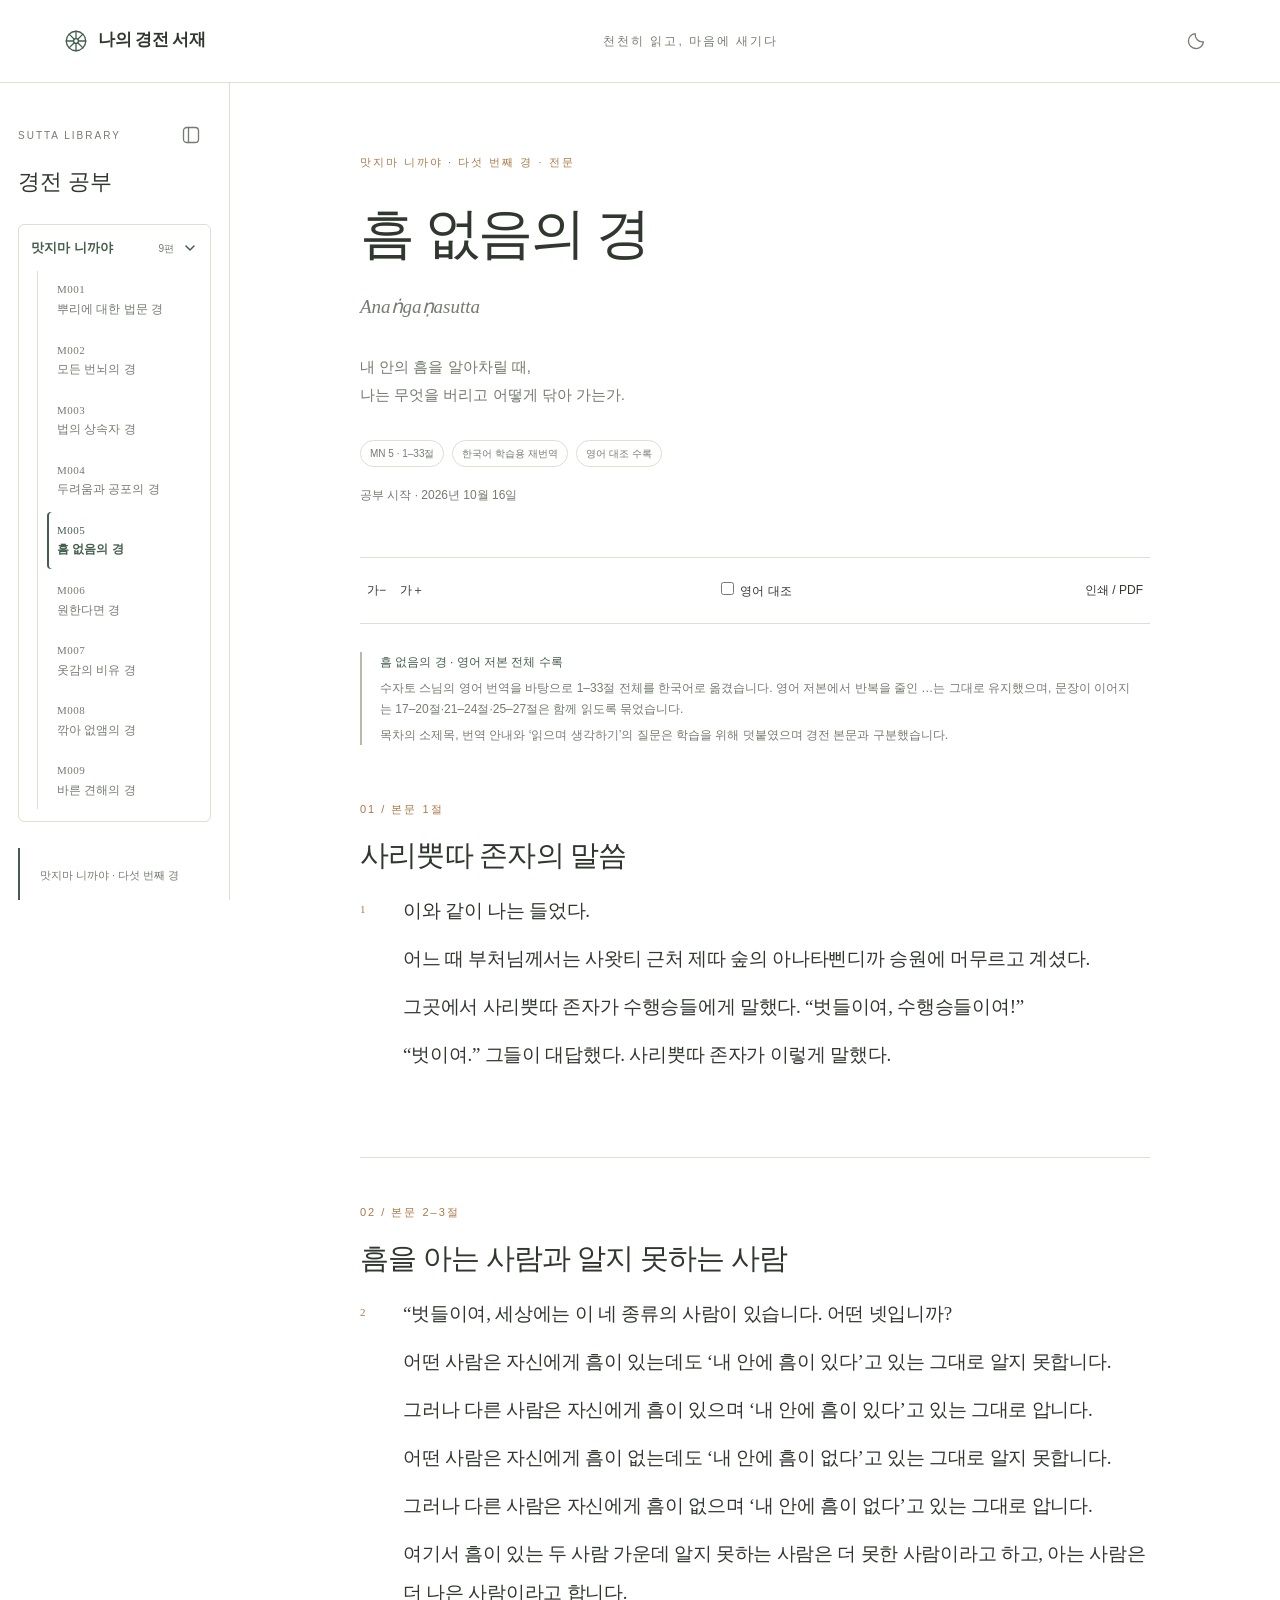
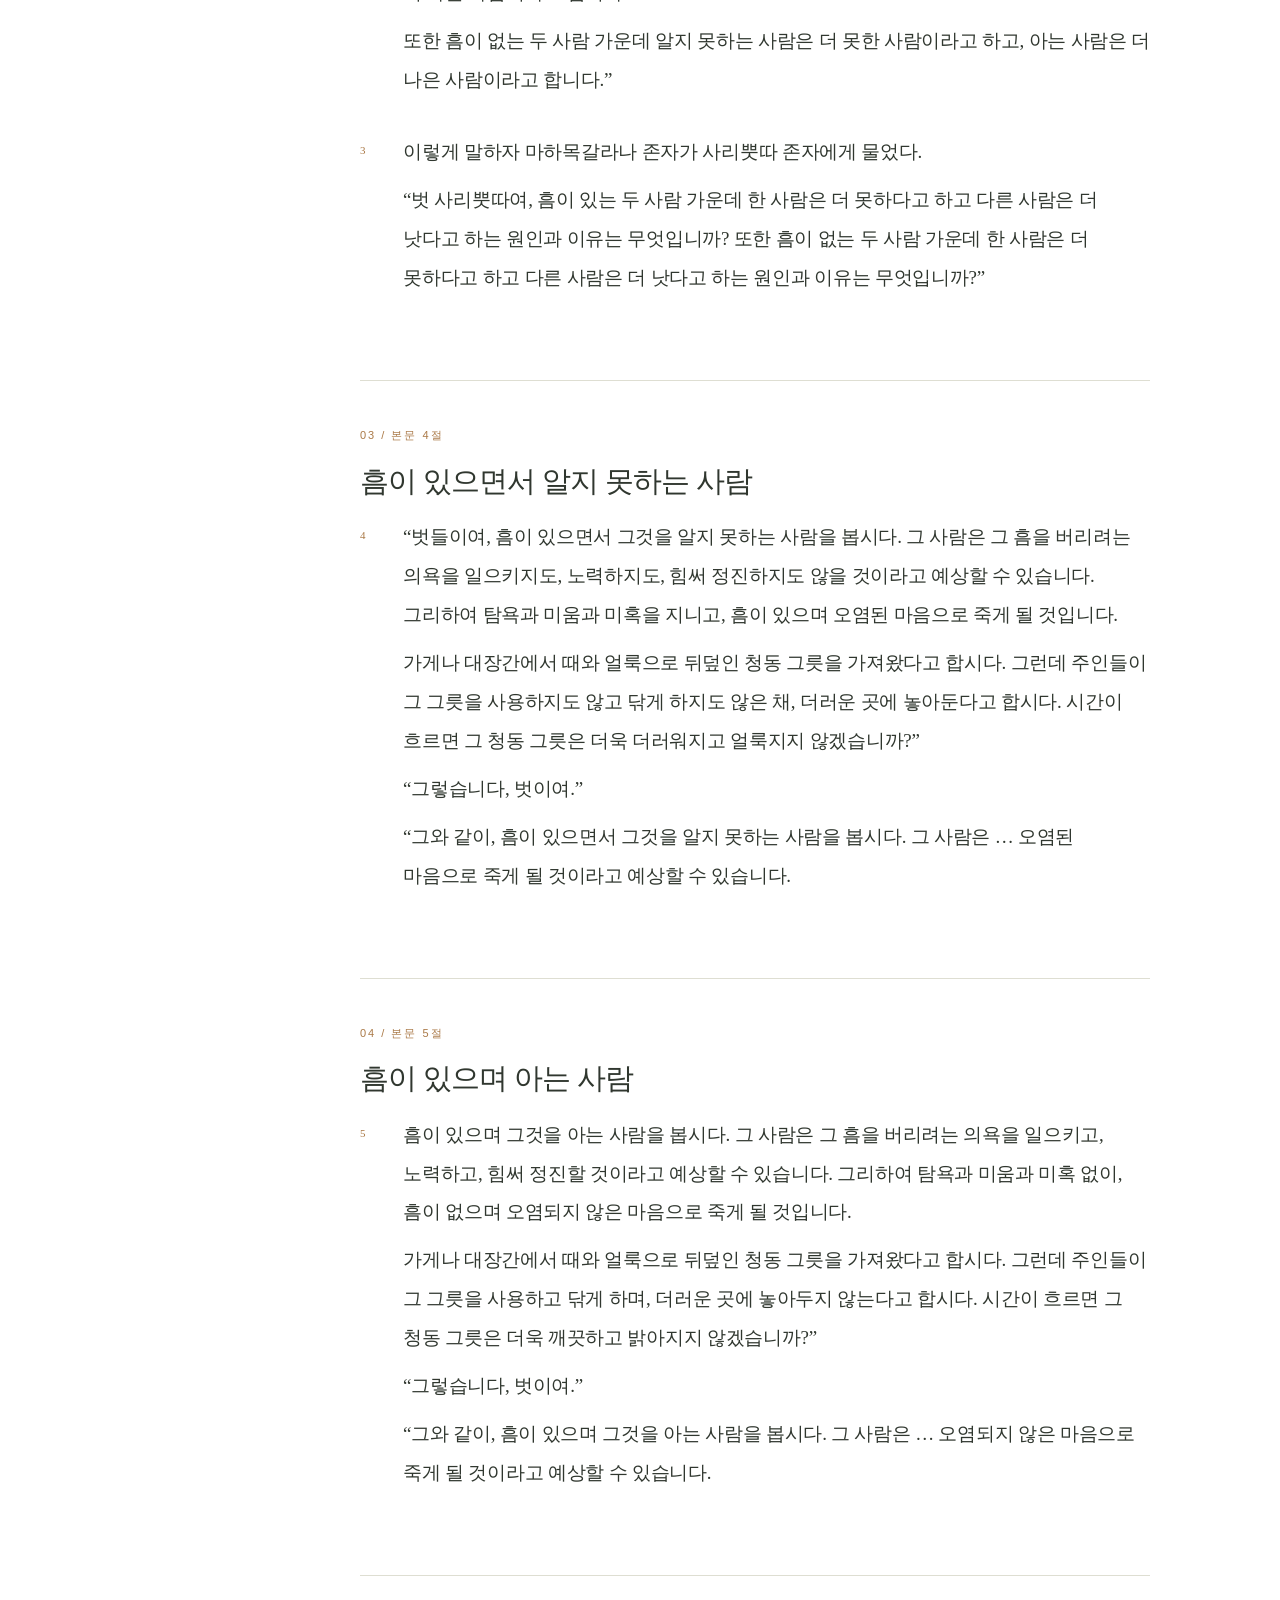
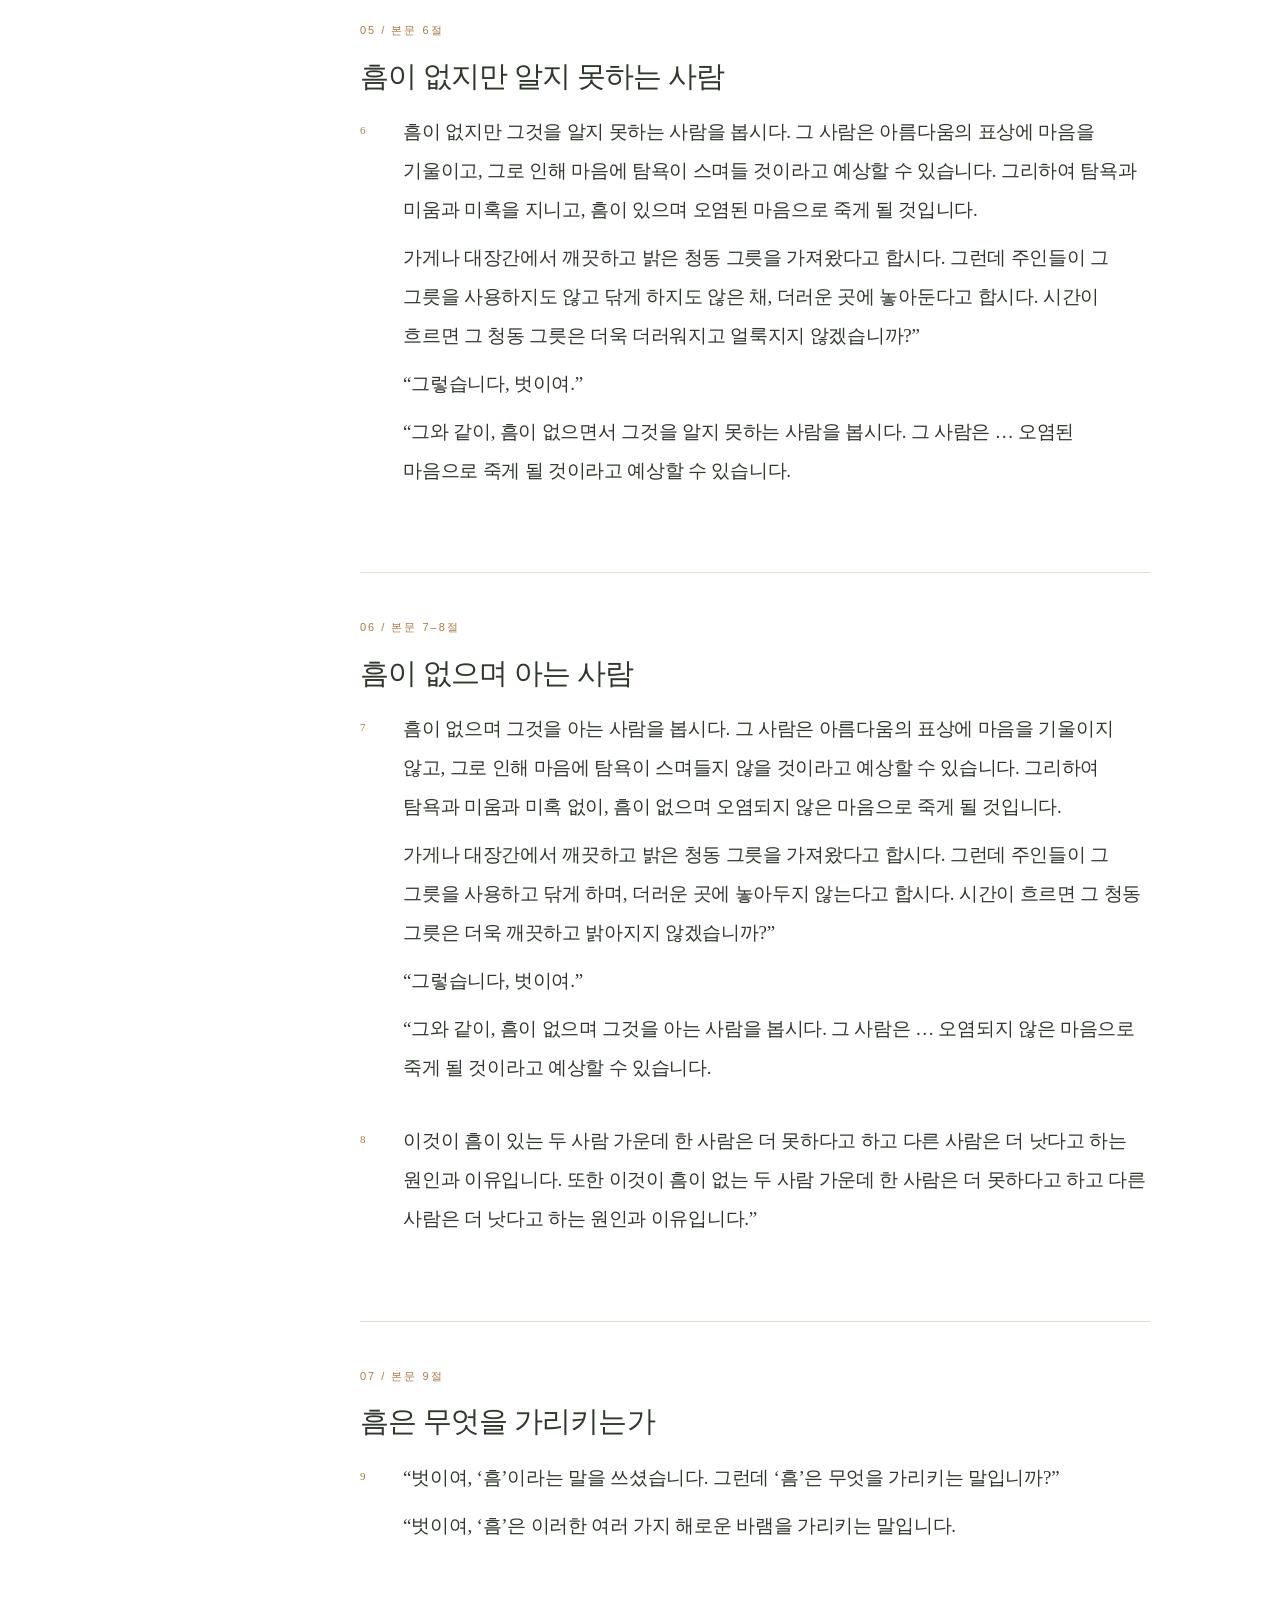
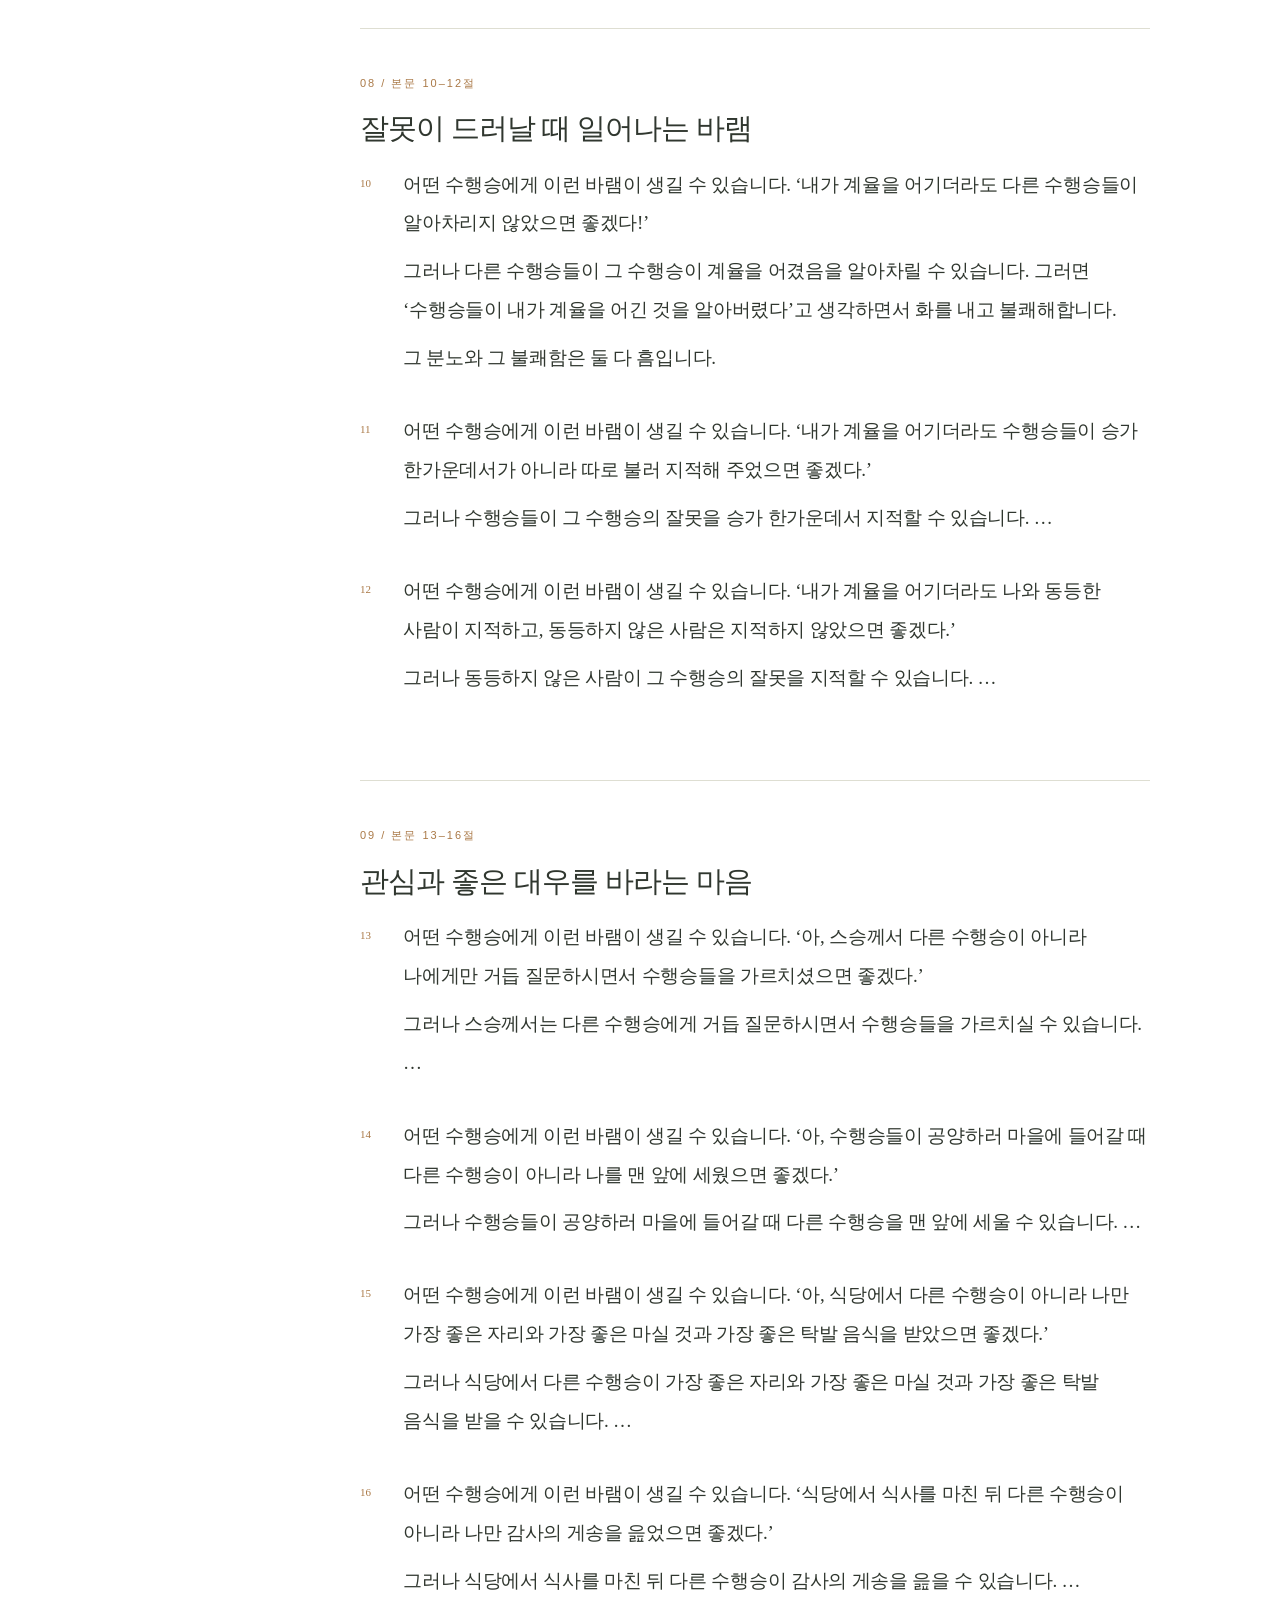
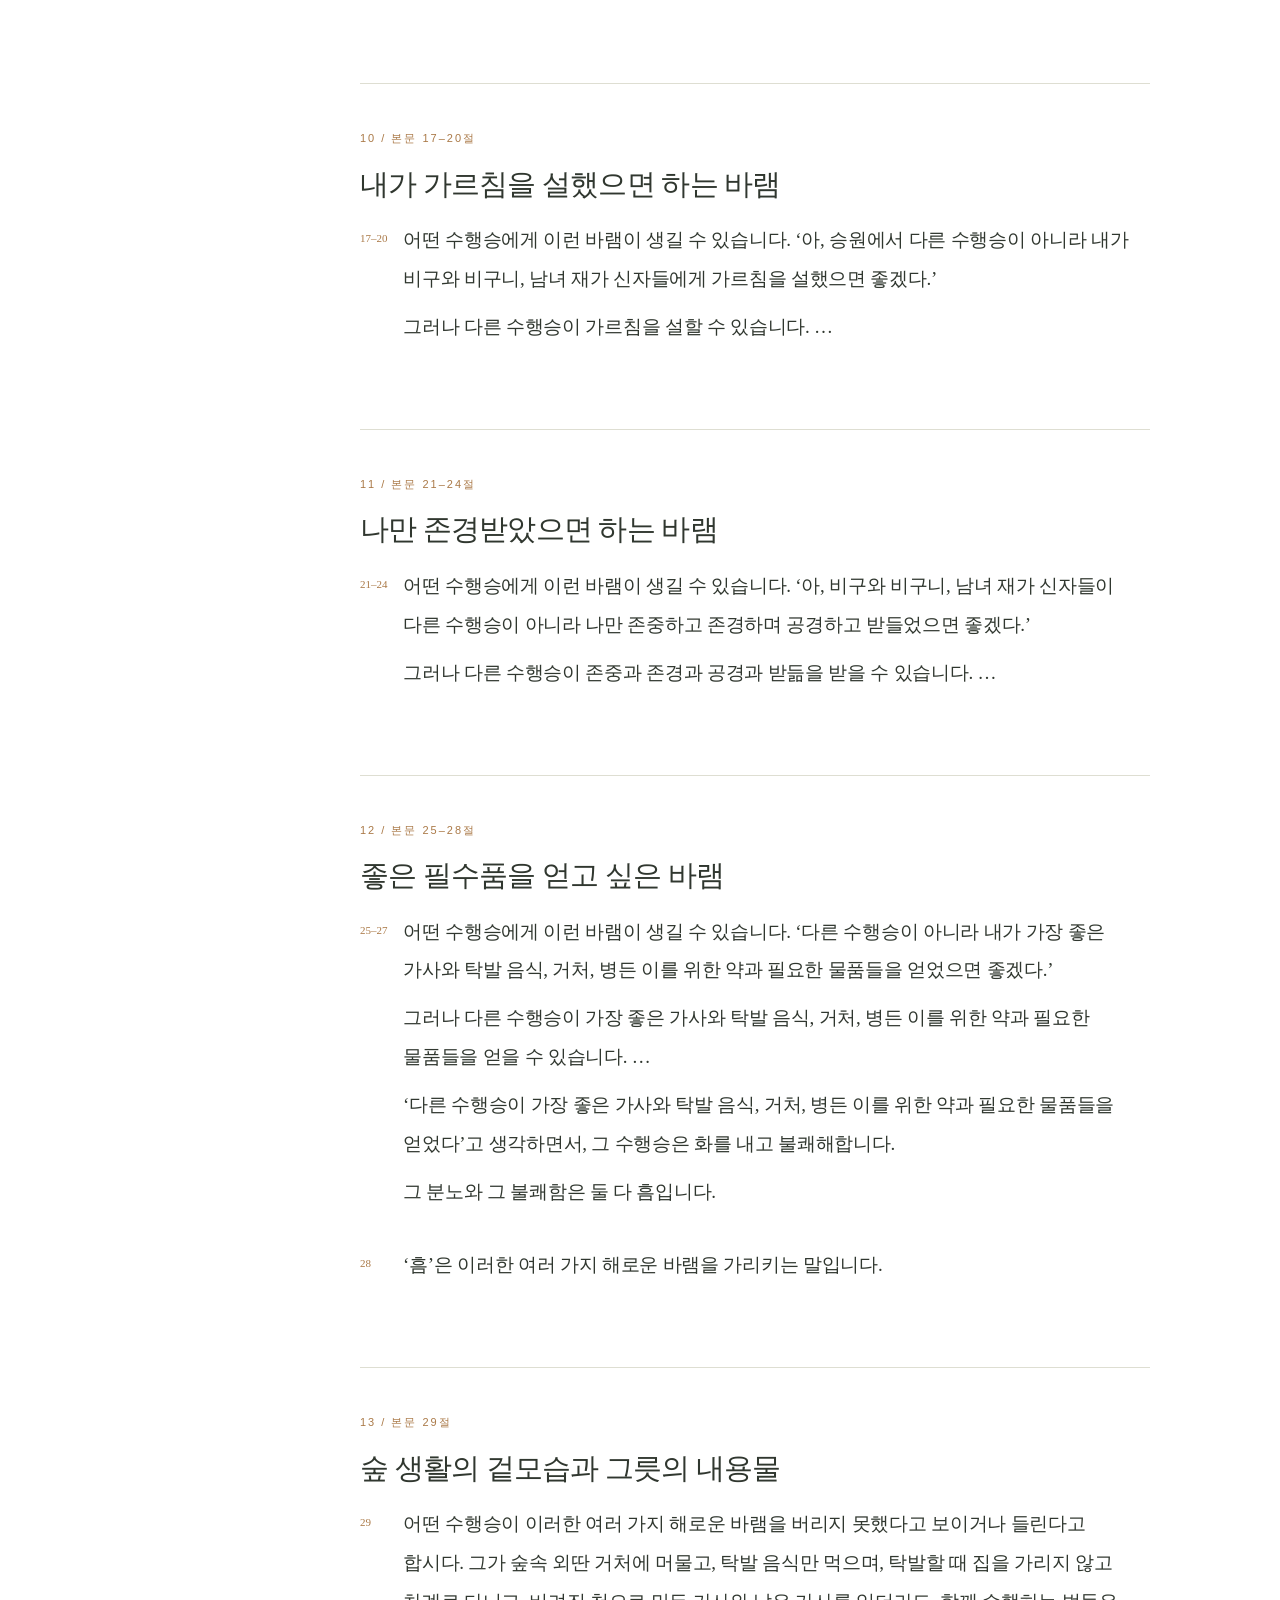
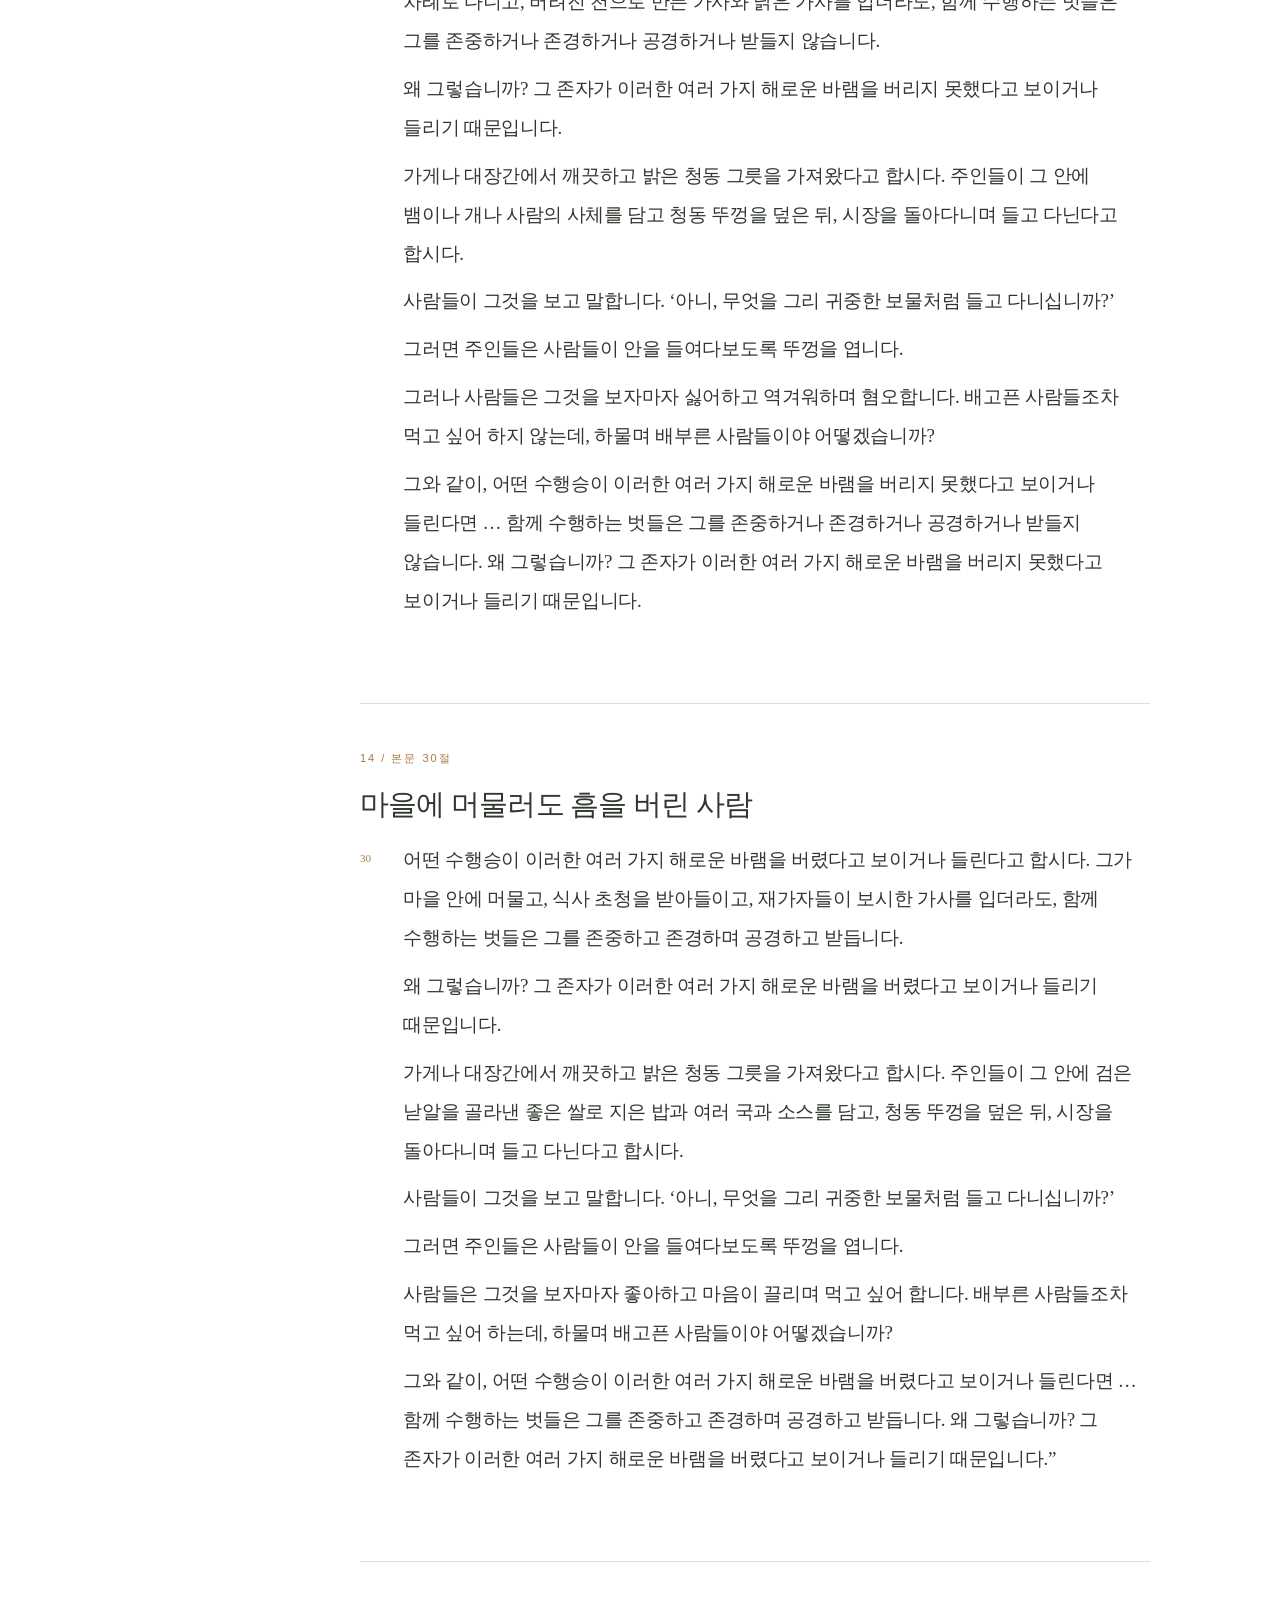
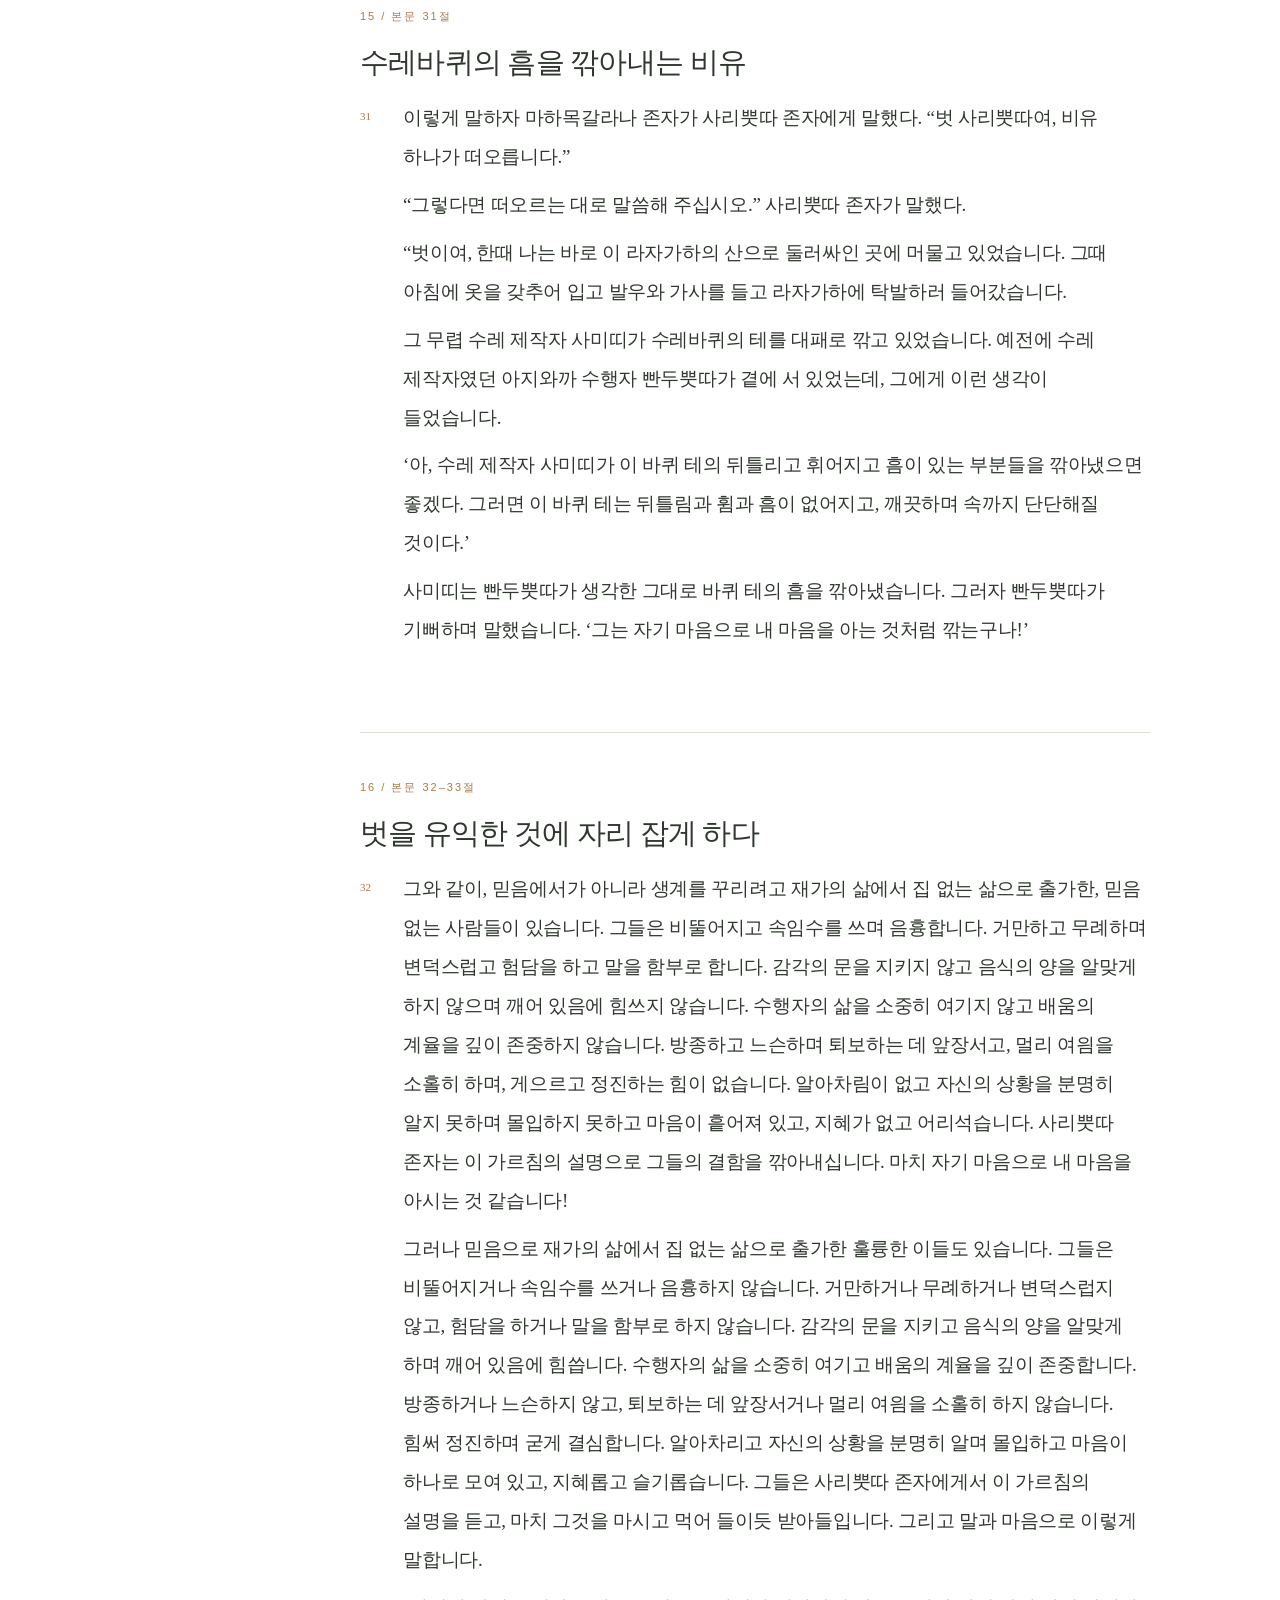
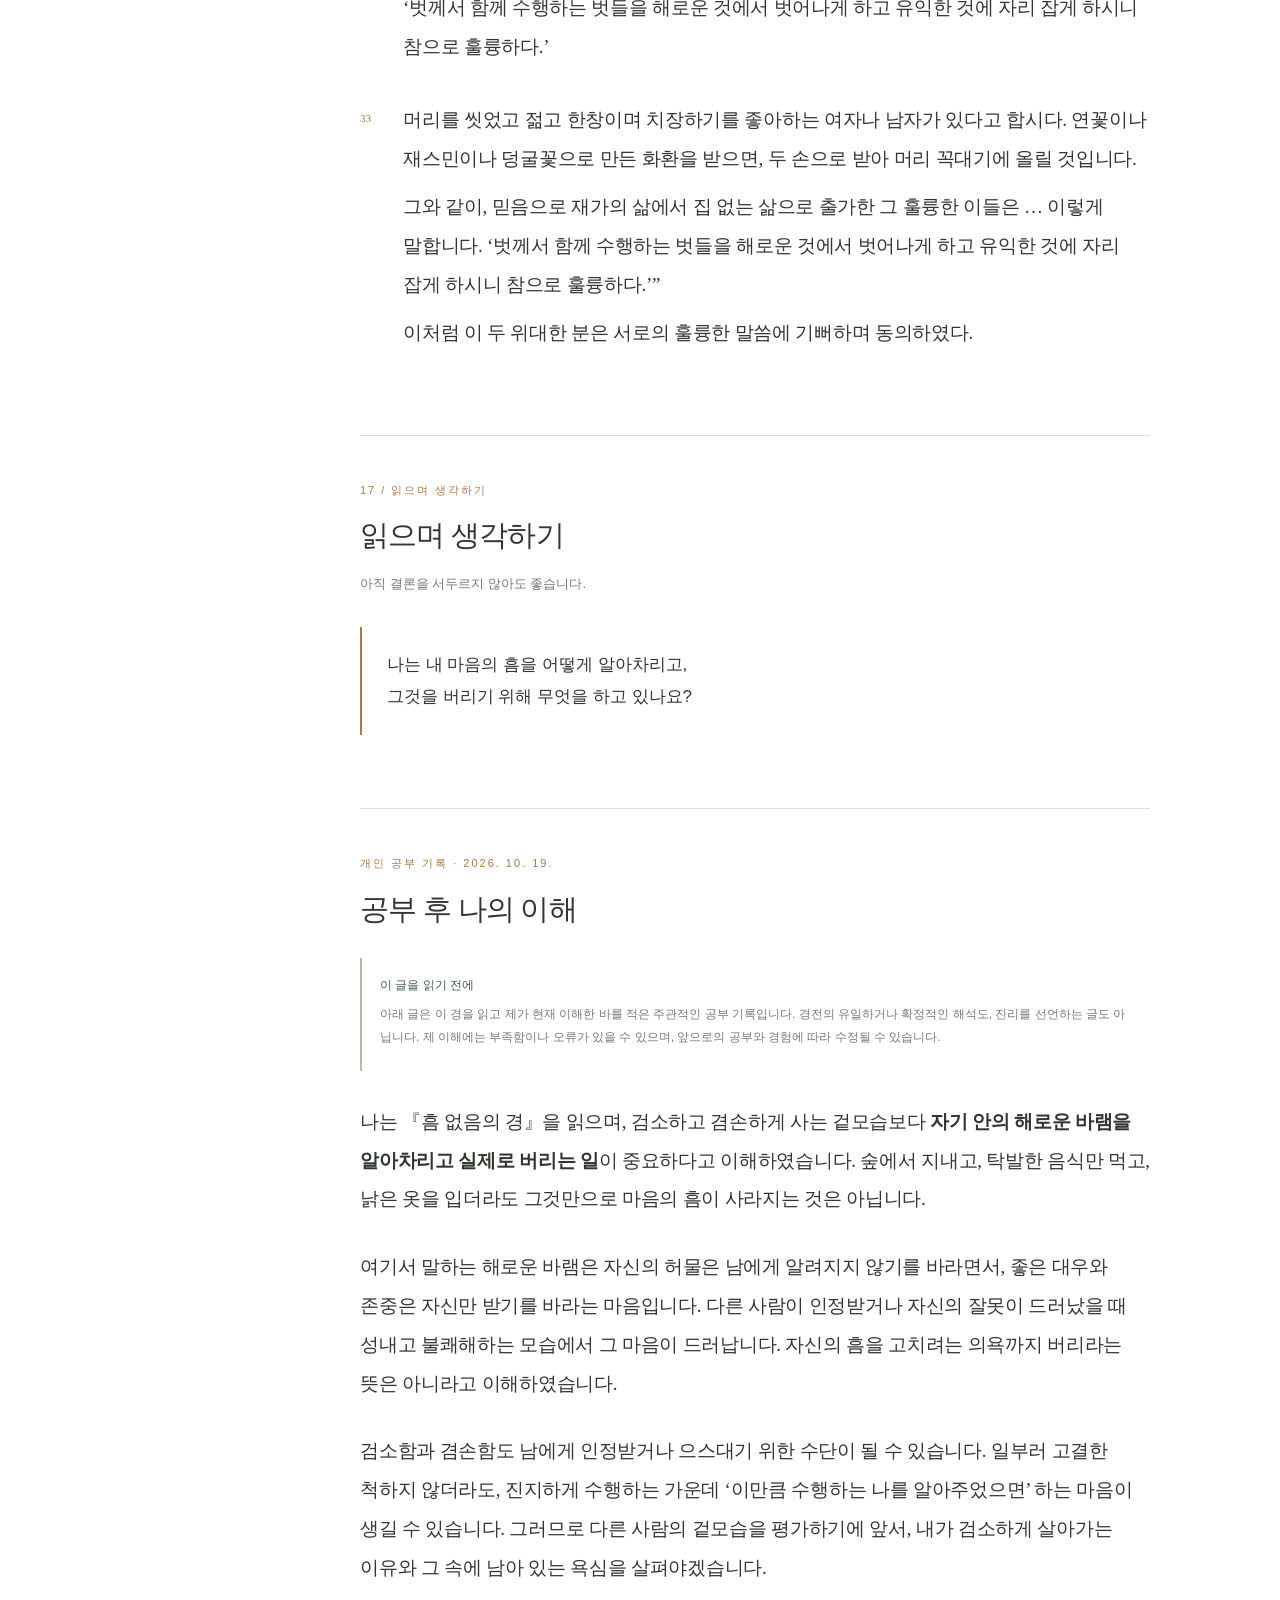
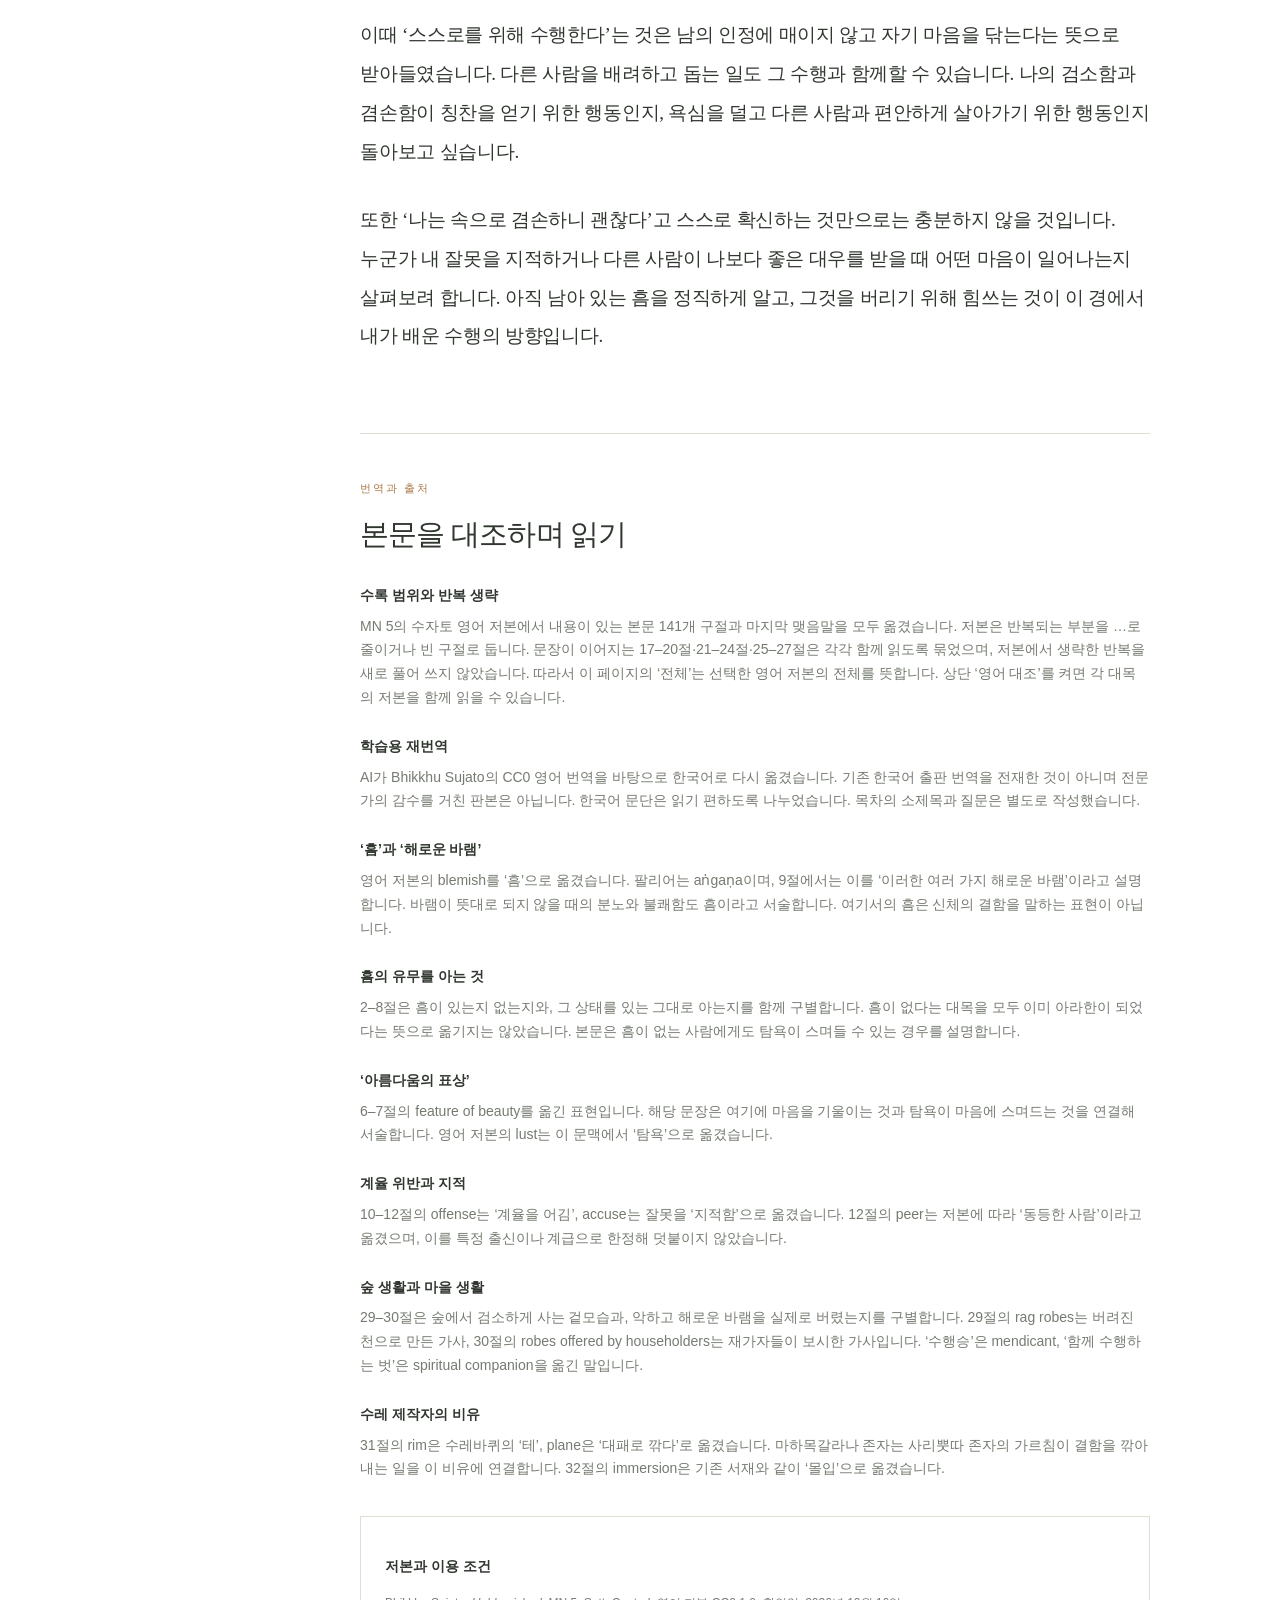
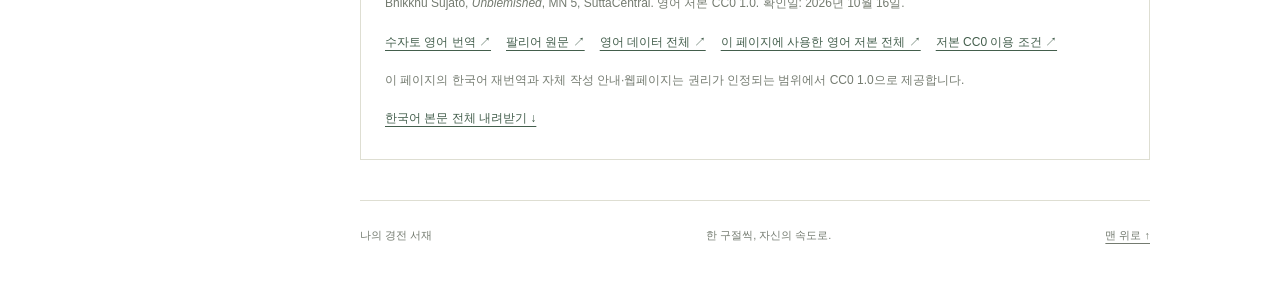
<file: mn5.html>
<!doctype html>
<html lang="ko"><head><meta charset="utf-8"><meta name="viewport" content="width=device-width,initial-scale=1">
<meta name="description" content="맛지마 니까야 M005 흠 없음의 경. 수자토 영어 저본의 1–33절 전체를 옮긴 한국어 학습용 재번역과 영어 대조.">
<title>흠 없음의 경 · 전문 · 나의 경전 서재</title><link rel="stylesheet" href="style.css?v=20261012-white"><link rel="stylesheet" href="library.css?v=20261012-icons">
<style>
.commentary{margin:26px 0 28px 43px;padding:23px 25px;background:var(--paper);border:1px solid var(--line);border-radius:5px;font-size:15px;line-height:1.95;word-break:keep-all;overflow-wrap:anywhere}.commentary .label{font-size:11px;letter-spacing:1px;color:var(--accent)}.commentary h3{font-size:17px;margin:8px 0 12px;color:var(--green)}.commentary p{margin:10px 0}.commentary ul,.commentary ol{padding-left:23px}.commentary li{margin:9px 0}.commentary .example{border-left:2px solid var(--line);padding-left:16px;margin-top:20px}.method-list{padding-left:23px}.method-list li{margin:10px 0}.method-list strong{color:var(--green)}.study-question{padding:22px 25px;border-left:2px solid var(--accent);background:var(--paper);font-size:17px;line-height:1.9;margin:25px 0}.next-reading{padding:22px;border:1px solid var(--line);border-radius:5px;margin:30px 0;font-size:14px}.next-reading p{margin:8px 0;color:var(--muted)}.next-reading a{color:var(--green)}.study-date{font-size:12px;color:var(--muted);margin-top:18px}
@media(max-width:700px){.commentary{margin-left:0;padding:19px;font-size:15px}.commentary h3{font-size:16px}.study-question{font-size:16px}.hero h1{font-size:40px}.hero .eyebrow{letter-spacing:1px}}
@media print{.commentary{margin-left:0;font-size:11pt}.reading-note{display:block}.next-reading{display:none}.commentary,.study-question{background:white}.chapter{break-before:auto}.english{font-size:10pt}}
@media(min-width:701px){aside{max-height:calc(100dvh - 25px);overflow-y:auto;scrollbar-width:thin;padding-bottom:20px}}
.personal-reflection{margin-top:28px}.personal-reflection .korean p{margin-bottom:1.5em}.reflection-notice{margin:24px 0 32px;padding:16px 18px;background:var(--paper);line-height:1.9}@media print{.reflection-notice{display:block!important}.personal-reflection{break-before:page}}</style></head>
<body><a class="skip" href="#reading">본문으로 이동</a><div id="progress" aria-hidden="true"></div>
<header><div class="header-brand"><button id="sidebar-open" class="icon-button" aria-label="목차 펼치기" title="목차 펼치기" aria-expanded="false" aria-controls="reader-sidebar" hidden><svg viewBox="0 0 24 24" width="20" height="20" fill="none" stroke="currentColor" stroke-width="1.6" stroke-linecap="round" stroke-linejoin="round" aria-hidden="true" focusable="false"><rect x="3" y="3" width="18" height="18" rx="4"/><path d="M9 3v18"/></svg></button><a class="brand" href="index.html"><svg class="brand-mark" xmlns="http://www.w3.org/2000/svg" viewBox="0 0 32 32" width="24" height="24" aria-hidden="true" focusable="false"><g fill="none" stroke="currentColor" stroke-width="1.75" stroke-linecap="round" stroke-linejoin="round"><circle cx="16" cy="16" r="13"/><path d="M16 12.75L16 3"/><path d="M18.298097 13.701903L25.192388 6.807612"/><path d="M19.25 16L29 16"/><path d="M18.298097 18.298097L25.192388 25.192388"/><path d="M16 19.25L16 29"/><path d="M13.701903 18.298097L6.807612 25.192388"/><path d="M12.75 16L3 16"/><path d="M13.701903 13.701903L6.807612 6.807612"/><circle cx="16" cy="16" r="3.25"/></g></svg><span class="brand-name">나의 경전 서재</span></a></div><span class="header-caption">천천히 읽고, 마음에 새기다</span><div class="header-actions"><button id="theme" class="icon-button" aria-label="어두운 화면으로 전환" title="어두운 화면으로 전환"><svg class="icon-moon" viewBox="0 0 24 24" width="20" height="20" fill="none" stroke="currentColor" stroke-width="1.6" stroke-linecap="round" stroke-linejoin="round" aria-hidden="true" focusable="false"><path d="M20.9 13A9 9 0 0 1 11 3.1 9 9 0 1 0 20.9 13Z"/></svg><svg class="icon-sun" viewBox="0 0 24 24" width="20" height="20" fill="none" stroke="currentColor" stroke-width="1.6" stroke-linecap="round" stroke-linejoin="round" aria-hidden="true" focusable="false"><circle cx="12" cy="12" r="4"/><path d="M12 2v2m0 16v2M2 12h2m16 0h2M4.9 4.9l1.4 1.4m11.4 11.4 1.4 1.4m0-14.2-1.4 1.4M6.3 17.7l-1.4 1.4"/></svg></button></div></header>
<div class="layout"><aside id="reader-sidebar"><div class="shelf-heading"><div class="shelf-label">SUTTA LIBRARY</div><button id="sidebar-toggle" class="icon-button" aria-label="목차 접기" title="목차 접기" aria-expanded="true" aria-controls="reader-sidebar"><svg viewBox="0 0 24 24" width="20" height="20" fill="none" stroke="currentColor" stroke-width="1.6" stroke-linecap="round" stroke-linejoin="round" aria-hidden="true" focusable="false"><rect x="3" y="3" width="18" height="18" rx="4"/><path d="M9 3v18"/></svg></button></div><div class="shelf-title">경전 공부</div><!-- library:start --><div class="library-tree" role="navigation" aria-label="경전 선택"><details class="library-category" open><summary><span class="library-category-title">맛지마 니까야</span><span class="library-count">9편</span><svg class="library-chevron" viewBox="0 0 16 16" width="16" height="16" aria-hidden="true" focusable="false"><path d="m6 4 4 4-4 4" fill="none" stroke="currentColor" stroke-width="1.5" stroke-linecap="round" stroke-linejoin="round"/></svg></summary><div class="library-books"><a class="library-book" href="index.html"><span class="library-code">M001</span><span class="library-book-title">뿌리에 대한 법문 경</span></a><a class="library-book" href="mn2.html"><span class="library-code">M002</span><span class="library-book-title">모든 번뇌의 경</span></a><a class="library-book" href="mn3.html"><span class="library-code">M003</span><span class="library-book-title">법의 상속자 경</span></a><a class="library-book" href="mn4.html"><span class="library-code">M004</span><span class="library-book-title">두려움과 공포의 경</span></a><a class="library-book" href="mn5.html" aria-current="page"><span class="library-code">M005</span><span class="library-book-title">흠 없음의 경</span></a><a class="library-book" href="mn6.html"><span class="library-code">M006</span><span class="library-book-title">원한다면 경</span></a><a class="library-book" href="mn7.html"><span class="library-code">M007</span><span class="library-book-title">옷감의 비유 경</span></a><a class="library-book" href="mn8.html"><span class="library-code">M008</span><span class="library-book-title">깎아 없앰의 경</span></a><a class="library-book" href="mn9.html"><span class="library-code">M009</span><span class="library-book-title">바른 견해의 경</span></a></div></details></div><!-- library:end --><div class="book-card"><span>맛지마 니까야 · 다섯 번째 경</span><strong>M005</strong><p>흠 없음의 경</p></div>
<nav aria-label="본문 목차"><a href="#opening"><span>01</span>사리뿟따 존자의 말씀</a><a href="#four-people"><span>02</span>흠을 아는 사람과 알지 못하는 사람</a><a href="#blemished-unaware"><span>03</span>흠이 있으면서 알지 못하는 사람</a><a href="#blemished-aware"><span>04</span>흠이 있으며 아는 사람</a><a href="#unblemished-unaware"><span>05</span>흠이 없지만 알지 못하는 사람</a><a href="#unblemished-aware"><span>06</span>흠이 없으며 아는 사람</a><a href="#meaning"><span>07</span>흠은 무엇을 가리키는가</a><a href="#offenses"><span>08</span>잘못이 드러날 때 일어나는 바램</a><a href="#recognition"><span>09</span>관심과 좋은 대우를 바라는 마음</a><a href="#teaching"><span>10</span>내가 가르침을 설했으면 하는 바램</a><a href="#honor"><span>11</span>나만 존경받았으면 하는 바램</a><a href="#requisites"><span>12</span>좋은 필수품을 얻고 싶은 바램</a><a href="#outer-life"><span>13</span>숲 생활의 겉모습과 그릇의 내용물</a><a href="#inner-life"><span>14</span>마을에 머물러도 흠을 버린 사람</a><a href="#wheel"><span>15</span>수레바퀴의 흠을 깎아내는 비유</a><a href="#companions"><span>16</span>벗을 유익한 것에 자리 잡게 하다</a><a href="#pause"><span>17</span>읽으며 생각하기</a><a href="#my-understanding"><span>18</span>공부 후 나의 이해</a></nav><a class="source-nav" href="#translation">번역과 출처 ↗</a></aside>
<main id="top"><div class="hero"><div class="eyebrow">맛지마 니까야 · 다섯 번째 경 · 전문</div><h1>흠 없음의 경</h1><p class="pali" lang="pi">Anaṅgaṇasutta</p><p class="intro">내 안의 흠을 알아차릴 때,<br>나는 무엇을 버리고 어떻게 닦아 가는가.</p><div class="hero-meta"><span>MN 5 · 1–33절</span><span>한국어 학습용 재번역</span><span>영어 대조 수록</span></div><p class="study-date">공부 시작 · 2026년 10월 16일</p></div>
<div class="toolbar" aria-label="읽기 설정"><div><button id="smaller" aria-label="글자 작게">가−</button><button id="larger" aria-label="글자 크게">가＋</button></div><label><input id="english-toggle" type="checkbox"> 영어 대조</label><button id="print">인쇄 / PDF</button></div>
<div class="reading-note"><strong>흠 없음의 경 · 영어 저본 전체 수록</strong><p>수자토 스님의 영어 번역을 바탕으로 1–33절 전체를 한국어로 옮겼습니다. 영어 저본에서 반복을 줄인 …는 그대로 유지했으며, 문장이 이어지는 17–20절·21–24절·25–27절은 함께 읽도록 묶었습니다.</p><p>목차의 소제목, 번역 안내와 ‘읽으며 생각하기’의 질문은 학습을 위해 덧붙였으며 경전 본문과 구분했습니다.</p></div>
<div id="reading">
<section id="opening" class="chapter"><div class="chapter-label">01 / 본문 1절</div><h2>사리뿟따 존자의 말씀</h2><article id="p1" class="verse"><a class="number" href="#p1" aria-label="1절 링크">1</a><div><div class="korean"><p>이와 같이 나는 들었다.</p><p>어느 때 부처님께서는 사왓티 근처 제따 숲의 아나타삔디까 승원에 머무르고 계셨다.</p><p>그곳에서 사리뿟따 존자가 수행승들에게 말했다. “벗들이여, 수행승들이여!”</p><p>“벗이여.” 그들이 대답했다. 사리뿟따 존자가 이렇게 말했다.</p></div><p class="english" lang="en">So I have heard. At one time the Buddha was staying near Sāvatthī in Jeta’s Grove, Anāthapiṇḍika’s monastery. There Sāriputta addressed the mendicants: “Reverends, mendicants!” “Reverend,” they replied. Sāriputta said this:</p></div></article></section>
<section id="four-people" class="chapter"><div class="chapter-label">02 / 본문 2–3절</div><h2>흠을 아는 사람과 알지 못하는 사람</h2><article id="p2" class="verse"><a class="number" href="#p2" aria-label="2절 링크">2</a><div><div class="korean"><p>“벗들이여, 세상에는 이 네 종류의 사람이 있습니다. 어떤 넷입니까?</p><p>어떤 사람은 자신에게 흠이 있는데도 ‘내 안에 흠이 있다’고 있는 그대로 알지 못합니다.</p><p>그러나 다른 사람은 자신에게 흠이 있으며 ‘내 안에 흠이 있다’고 있는 그대로 압니다.</p><p>어떤 사람은 자신에게 흠이 없는데도 ‘내 안에 흠이 없다’고 있는 그대로 알지 못합니다.</p><p>그러나 다른 사람은 자신에게 흠이 없으며 ‘내 안에 흠이 없다’고 있는 그대로 압니다.</p><p>여기서 흠이 있는 두 사람 가운데 알지 못하는 사람은 더 못한 사람이라고 하고, 아는 사람은 더 나은 사람이라고 합니다.</p><p>또한 흠이 없는 두 사람 가운데 알지 못하는 사람은 더 못한 사람이라고 하고, 아는 사람은 더 나은 사람이라고 합니다.”</p></div><p class="english" lang="en">“Reverends, these four individuals are found in the world. What four? One individual with a blemish doesn’t truly understand: ‘There is a blemish in me.’ But another individual with a blemish does truly understand: ‘There is a blemish in me.’ One individual without a blemish doesn’t truly understand: ‘There is no blemish in me.’ But another individual without a blemish does truly understand: ‘There is no blemish in me.’ In this case, of the two individuals with a blemish, the one who doesn’t understand is said to be worse, while the one who does understand is better. And of the two individuals without a blemish, the one who doesn’t understand is said to be worse, while the one who does understand is better.”</p></div></article><article id="p3" class="verse"><a class="number" href="#p3" aria-label="3절 링크">3</a><div><div class="korean"><p>이렇게 말하자 마하목갈라나 존자가 사리뿟따 존자에게 물었다.</p><p>“벗 사리뿟따여, 흠이 있는 두 사람 가운데 한 사람은 더 못하다고 하고 다른 사람은 더 낫다고 하는 원인과 이유는 무엇입니까? 또한 흠이 없는 두 사람 가운데 한 사람은 더 못하다고 하고 다른 사람은 더 낫다고 하는 원인과 이유는 무엇입니까?”</p></div><p class="english" lang="en">When he said this, Venerable Mahāmoggallāna said to him: “What is the cause, Reverend Sāriputta, what is the reason why, of the two individuals with a blemish, one is said to be worse and one better? And what is the cause, what is the reason why, of the two individuals without a blemish, one is said to be worse and one better?”</p></div></article></section>
<section id="blemished-unaware" class="chapter"><div class="chapter-label">03 / 본문 4절</div><h2>흠이 있으면서 알지 못하는 사람</h2><article id="p4" class="verse"><a class="number" href="#p4" aria-label="4절 링크">4</a><div><div class="korean"><p>“벗들이여, 흠이 있으면서 그것을 알지 못하는 사람을 봅시다. 그 사람은 그 흠을 버리려는 의욕을 일으키지도, 노력하지도, 힘써 정진하지도 않을 것이라고 예상할 수 있습니다. 그리하여 탐욕과 미움과 미혹을 지니고, 흠이 있으며 오염된 마음으로 죽게 될 것입니다.</p><p>가게나 대장간에서 때와 얼룩으로 뒤덮인 청동 그릇을 가져왔다고 합시다. 그런데 주인들이 그 그릇을 사용하지도 않고 닦게 하지도 않은 채, 더러운 곳에 놓아둔다고 합시다. 시간이 흐르면 그 청동 그릇은 더욱 더러워지고 얼룩지지 않겠습니까?”</p><p>“그렇습니다, 벗이여.”</p><p>“그와 같이, 흠이 있으면서 그것을 알지 못하는 사람을 봅시다. 그 사람은 … 오염된 마음으로 죽게 될 것이라고 예상할 수 있습니다.</p></div><p class="english" lang="en">“Reverends, take the case of the individual who has a blemish and does not understand it. You can expect that they won’t generate enthusiasm, make an effort, or rouse up energy to give up that blemish. And they will die with greed, hate, and delusion, blemished, with a corrupted mind. Suppose a bronze cup was brought from a shop or smithy enveloped with dirt or stains. And the owners neither used it or had it cleaned, but kept it in a dirty place. Over time, wouldn’t that bronze cup get even dirtier and more stained?” “Yes, reverend.” “In the same way, take the case of the individual who has a blemish and does not understand it. You can expect that … they will die with a corrupted mind.</p></div></article></section>
<section id="blemished-aware" class="chapter"><div class="chapter-label">04 / 본문 5절</div><h2>흠이 있으며 아는 사람</h2><article id="p5" class="verse"><a class="number" href="#p5" aria-label="5절 링크">5</a><div><div class="korean"><p>흠이 있으며 그것을 아는 사람을 봅시다. 그 사람은 그 흠을 버리려는 의욕을 일으키고, 노력하고, 힘써 정진할 것이라고 예상할 수 있습니다. 그리하여 탐욕과 미움과 미혹 없이, 흠이 없으며 오염되지 않은 마음으로 죽게 될 것입니다.</p><p>가게나 대장간에서 때와 얼룩으로 뒤덮인 청동 그릇을 가져왔다고 합시다. 그런데 주인들이 그 그릇을 사용하고 닦게 하며, 더러운 곳에 놓아두지 않는다고 합시다. 시간이 흐르면 그 청동 그릇은 더욱 깨끗하고 밝아지지 않겠습니까?”</p><p>“그렇습니다, 벗이여.”</p><p>“그와 같이, 흠이 있으며 그것을 아는 사람을 봅시다. 그 사람은 … 오염되지 않은 마음으로 죽게 될 것이라고 예상할 수 있습니다.</p></div><p class="english" lang="en">Take the case of the individual who has a blemish and does understand it. You can expect that they will generate enthusiasm, make an effort, and rouse up energy to give up that blemish. And they will die without greed, hate, and delusion, unblemished, with an uncorrupted mind. Suppose a bronze cup was brought from a shop or smithy enveloped with dirt or stains. But the owners used it and had it cleaned, and didn’t keep it in a dirty place. Over time, wouldn’t that bronze cup get cleaner and brighter?” “Yes, reverend.” “In the same way, take the case of the individual who has a blemish and does understand it. You can expect that … they will die with an uncorrupted mind.</p></div></article></section>
<section id="unblemished-unaware" class="chapter"><div class="chapter-label">05 / 본문 6절</div><h2>흠이 없지만 알지 못하는 사람</h2><article id="p6" class="verse"><a class="number" href="#p6" aria-label="6절 링크">6</a><div><div class="korean"><p>흠이 없지만 그것을 알지 못하는 사람을 봅시다. 그 사람은 아름다움의 표상에 마음을 기울이고, 그로 인해 마음에 탐욕이 스며들 것이라고 예상할 수 있습니다. 그리하여 탐욕과 미움과 미혹을 지니고, 흠이 있으며 오염된 마음으로 죽게 될 것입니다.</p><p>가게나 대장간에서 깨끗하고 밝은 청동 그릇을 가져왔다고 합시다. 그런데 주인들이 그 그릇을 사용하지도 않고 닦게 하지도 않은 채, 더러운 곳에 놓아둔다고 합시다. 시간이 흐르면 그 청동 그릇은 더욱 더러워지고 얼룩지지 않겠습니까?”</p><p>“그렇습니다, 벗이여.”</p><p>“그와 같이, 흠이 없으면서 그것을 알지 못하는 사람을 봅시다. 그 사람은 … 오염된 마음으로 죽게 될 것이라고 예상할 수 있습니다.</p></div><p class="english" lang="en">Take the case of the individual who doesn’t have a blemish but does not understand it. You can expect that they will focus on the feature of beauty, and because of that, lust will infect their mind. And they will die with greed, hate, and delusion, blemished, with a corrupted mind. Suppose a bronze cup was brought from a shop or smithy clean and bright. And the owners neither used it or had it cleaned, but kept it in a dirty place. Over time, wouldn’t that bronze cup get dirtier and more stained?” “Yes, reverend.” “In the same way, take the case of the individual who has no blemish and does not understand it. You can expect that … they will die with a corrupted mind.</p></div></article></section>
<section id="unblemished-aware" class="chapter"><div class="chapter-label">06 / 본문 7–8절</div><h2>흠이 없으며 아는 사람</h2><article id="p7" class="verse"><a class="number" href="#p7" aria-label="7절 링크">7</a><div><div class="korean"><p>흠이 없으며 그것을 아는 사람을 봅시다. 그 사람은 아름다움의 표상에 마음을 기울이지 않고, 그로 인해 마음에 탐욕이 스며들지 않을 것이라고 예상할 수 있습니다. 그리하여 탐욕과 미움과 미혹 없이, 흠이 없으며 오염되지 않은 마음으로 죽게 될 것입니다.</p><p>가게나 대장간에서 깨끗하고 밝은 청동 그릇을 가져왔다고 합시다. 그런데 주인들이 그 그릇을 사용하고 닦게 하며, 더러운 곳에 놓아두지 않는다고 합시다. 시간이 흐르면 그 청동 그릇은 더욱 깨끗하고 밝아지지 않겠습니까?”</p><p>“그렇습니다, 벗이여.”</p><p>“그와 같이, 흠이 없으며 그것을 아는 사람을 봅시다. 그 사람은 … 오염되지 않은 마음으로 죽게 될 것이라고 예상할 수 있습니다.</p></div><p class="english" lang="en">Take the case of the individual who doesn’t have a blemish and does understand it. You can expect that they won’t focus on the feature of beauty, and because of that, lust won’t infect their mind. And they will die without greed, hate, and delusion, unblemished, with an uncorrupted mind. Suppose a bronze cup was brought from a shop or smithy clean and bright. And the owners used it and had it cleaned, and didn’t keep it in a dirty place. Over time, wouldn’t that bronze cup get cleaner and brighter?” “Yes, reverend.” “In the same way, take the case of the individual who doesn’t have a blemish and does understand it. You can expect that … they will die with an uncorrupted mind.</p></div></article><article id="p8" class="verse"><a class="number" href="#p8" aria-label="8절 링크">8</a><div><div class="korean"><p>이것이 흠이 있는 두 사람 가운데 한 사람은 더 못하다고 하고 다른 사람은 더 낫다고 하는 원인과 이유입니다. 또한 이것이 흠이 없는 두 사람 가운데 한 사람은 더 못하다고 하고 다른 사람은 더 낫다고 하는 원인과 이유입니다.”</p></div><p class="english" lang="en">This is the cause, this is the reason why, of the two individuals with a blemish, one is said to be worse and one better. And this is the cause, this is the reason why, of the two individuals without a blemish, one is said to be worse and one better.”</p></div></article></section>
<section id="meaning" class="chapter"><div class="chapter-label">07 / 본문 9절</div><h2>흠은 무엇을 가리키는가</h2><article id="p9" class="verse"><a class="number" href="#p9" aria-label="9절 링크">9</a><div><div class="korean"><p>“벗이여, ‘흠’이라는 말을 쓰셨습니다. 그런데 ‘흠’은 무엇을 가리키는 말입니까?”</p><p>“벗이여, ‘흠’은 이러한 여러 가지 해로운 바램을 가리키는 말입니다.</p></div><p class="english" lang="en">“Reverend, the word ‘blemish’ is spoken of. But what is ‘blemish’ a term for?” “Reverend, ‘blemish’ is a term for the spheres of bad, unskillful wishes.</p></div></article></section>
<section id="offenses" class="chapter"><div class="chapter-label">08 / 본문 10–12절</div><h2>잘못이 드러날 때 일어나는 바램</h2><article id="p10" class="verse"><a class="number" href="#p10" aria-label="10절 링크">10</a><div><div class="korean"><p>어떤 수행승에게 이런 바램이 생길 수 있습니다. ‘내가 계율을 어기더라도 다른 수행승들이 알아차리지 않았으면 좋겠다!’</p><p>그러나 다른 수행승들이 그 수행승이 계율을 어겼음을 알아차릴 수 있습니다. 그러면 ‘수행승들이 내가 계율을 어긴 것을 알아버렸다’고 생각하면서 화를 내고 불쾌해합니다.</p><p>그 분노와 그 불쾌함은 둘 다 흠입니다.</p></div><p class="english" lang="en">It’s possible that some mendicant might wish: ‘If I commit an offense, I hope the mendicants don’t find out!’ But it’s possible that the mendicants do find out that that mendicant has committed an offense. Thinking, ‘The mendicants have found out about my offense,’ they get angry and bitter. And that anger and that bitterness are both blemishes.</p></div></article><article id="p11" class="verse"><a class="number" href="#p11" aria-label="11절 링크">11</a><div><div class="korean"><p>어떤 수행승에게 이런 바램이 생길 수 있습니다. ‘내가 계율을 어기더라도 수행승들이 승가 한가운데서가 아니라 따로 불러 지적해 주었으면 좋겠다.’</p><p>그러나 수행승들이 그 수행승의 잘못을 승가 한가운데서 지적할 수 있습니다. …</p></div><p class="english" lang="en">It’s possible that some mendicant might wish: ‘If I commit an offense, I hope the mendicants accuse me in private, not in the middle of the Saṅgha.’ But it’s possible that the mendicants do accuse that mendicant in the middle of the Saṅgha …</p></div></article><article id="p12" class="verse"><a class="number" href="#p12" aria-label="12절 링크">12</a><div><div class="korean"><p>어떤 수행승에게 이런 바램이 생길 수 있습니다. ‘내가 계율을 어기더라도 나와 동등한 사람이 지적하고, 동등하지 않은 사람은 지적하지 않았으면 좋겠다.’</p><p>그러나 동등하지 않은 사람이 그 수행승의 잘못을 지적할 수 있습니다. …</p></div><p class="english" lang="en">It’s possible that some mendicant might wish: ‘If I commit an offense, I hope I’m accused by a peer, not by someone who is not a peer.’ But it’s possible that someone who is not a peer accuses that mendicant …</p></div></article></section>
<section id="recognition" class="chapter"><div class="chapter-label">09 / 본문 13–16절</div><h2>관심과 좋은 대우를 바라는 마음</h2><article id="p13" class="verse"><a class="number" href="#p13" aria-label="13절 링크">13</a><div><div class="korean"><p>어떤 수행승에게 이런 바램이 생길 수 있습니다. ‘아, 스승께서 다른 수행승이 아니라 나에게만 거듭 질문하시면서 수행승들을 가르치셨으면 좋겠다.’</p><p>그러나 스승께서는 다른 수행승에게 거듭 질문하시면서 수행승들을 가르치실 수 있습니다. …</p></div><p class="english" lang="en">It’s possible that some mendicant might wish: ‘Oh, I hope the Teacher will teach the mendicants by repeatedly questioning me alone, not some other mendicant.’ But it’s possible that the Teacher will teach the mendicants by repeatedly questioning some other mendicant …</p></div></article><article id="p14" class="verse"><a class="number" href="#p14" aria-label="14절 링크">14</a><div><div class="korean"><p>어떤 수행승에게 이런 바램이 생길 수 있습니다. ‘아, 수행승들이 공양하러 마을에 들어갈 때 다른 수행승이 아니라 나를 맨 앞에 세웠으면 좋겠다.’</p><p>그러나 수행승들이 공양하러 마을에 들어갈 때 다른 수행승을 맨 앞에 세울 수 있습니다. …</p></div><p class="english" lang="en">It’s possible that some mendicant might wish: ‘Oh, I hope the mendicants will enter the village for the meal putting me at the very front, not some other mendicant.’ But it’s possible that the mendicants will enter the village for the meal putting some other mendicant at the very front …</p></div></article><article id="p15" class="verse"><a class="number" href="#p15" aria-label="15절 링크">15</a><div><div class="korean"><p>어떤 수행승에게 이런 바램이 생길 수 있습니다. ‘아, 식당에서 다른 수행승이 아니라 나만 가장 좋은 자리와 가장 좋은 마실 것과 가장 좋은 탁발 음식을 받았으면 좋겠다.’</p><p>그러나 식당에서 다른 수행승이 가장 좋은 자리와 가장 좋은 마실 것과 가장 좋은 탁발 음식을 받을 수 있습니다. …</p></div><p class="english" lang="en">It’s possible that some mendicant might wish: ‘Oh, I hope that I alone get the best seat, the best drink, and the best almsfood in the refectory, not some other mendicant.’ But it’s possible that some other mendicant gets the best seat, the best drink, and the best almsfood in the refectory …</p></div></article><article id="p16" class="verse"><a class="number" href="#p16" aria-label="16절 링크">16</a><div><div class="korean"><p>어떤 수행승에게 이런 바램이 생길 수 있습니다. ‘식당에서 식사를 마친 뒤 다른 수행승이 아니라 나만 감사의 게송을 읊었으면 좋겠다.’</p><p>그러나 식당에서 식사를 마친 뒤 다른 수행승이 감사의 게송을 읊을 수 있습니다. …</p></div><p class="english" lang="en">It’s possible that some mendicant might wish: ‘I hope that I alone give the verses of appreciation after eating in the refectory, not some other mendicant.’ But it’s possible that some other mendicant gives the verses of appreciation after eating in the refectory …</p></div></article></section>
<section id="teaching" class="chapter"><div class="chapter-label">10 / 본문 17–20절</div><h2>내가 가르침을 설했으면 하는 바램</h2><article id="p17-20" class="verse"><a class="number" href="#p17-20" aria-label="17–20절 링크">17–20</a><div><div class="korean"><p>어떤 수행승에게 이런 바램이 생길 수 있습니다. ‘아, 승원에서 다른 수행승이 아니라 내가 비구와 비구니, 남녀 재가 신자들에게 가르침을 설했으면 좋겠다.’</p><p>그러나 다른 수행승이 가르침을 설할 수 있습니다. …</p></div><p class="english" lang="en">It’s possible that some mendicant might wish: ‘Oh, I hope that I might teach the Dhamma to the monks, nuns, laymen, and laywomen in the monastery, not some other mendicant.’ But it’s possible that some other mendicant teaches the Dhamma …</p></div></article></section>
<section id="honor" class="chapter"><div class="chapter-label">11 / 본문 21–24절</div><h2>나만 존경받았으면 하는 바램</h2><article id="p21-24" class="verse"><a class="number" href="#p21-24" aria-label="21–24절 링크">21–24</a><div><div class="korean"><p>어떤 수행승에게 이런 바램이 생길 수 있습니다. ‘아, 비구와 비구니, 남녀 재가 신자들이 다른 수행승이 아니라 나만 존중하고 존경하며 공경하고 받들었으면 좋겠다.’</p><p>그러나 다른 수행승이 존중과 존경과 공경과 받듦을 받을 수 있습니다. …</p></div><p class="english" lang="en">It’s possible that some mendicant might wish: ‘Oh, I hope that the monks, nuns, laymen, and laywomen will honor, respect, revere, and venerate me alone, not some other mendicant.’ But it’s possible that some other mendicant is honored, respected, revered, and venerated …</p></div></article></section>
<section id="requisites" class="chapter"><div class="chapter-label">12 / 본문 25–28절</div><h2>좋은 필수품을 얻고 싶은 바램</h2><article id="p25-27" class="verse"><a class="number" href="#p25-27" aria-label="25–27절 링크">25–27</a><div><div class="korean"><p>어떤 수행승에게 이런 바램이 생길 수 있습니다. ‘다른 수행승이 아니라 내가 가장 좋은 가사와 탁발 음식, 거처, 병든 이를 위한 약과 필요한 물품들을 얻었으면 좋겠다.’</p><p>그러나 다른 수행승이 가장 좋은 가사와 탁발 음식, 거처, 병든 이를 위한 약과 필요한 물품들을 얻을 수 있습니다. …</p><p>‘다른 수행승이 가장 좋은 가사와 탁발 음식, 거처, 병든 이를 위한 약과 필요한 물품들을 얻었다’고 생각하면서, 그 수행승은 화를 내고 불쾌해합니다.</p><p>그 분노와 그 불쾌함은 둘 다 흠입니다.</p></div><p class="english" lang="en">It’s possible that some mendicant might wish: ‘I hope I get the nicest robes, almsfood, lodgings, and medicines and supplies for the sick, not some other mendicant.’ But it’s possible that some other mendicant gets the nicest robes, almsfood, lodgings, and medicines and supplies for the sick … Thinking, ‘Some other mendicant has got the nicest robes, almsfood, lodgings, and medicines and supplies for the sick’, they get angry and bitter. And that anger and that bitterness are both blemishes.</p></div></article><article id="p28" class="verse"><a class="number" href="#p28" aria-label="28절 링크">28</a><div><div class="korean"><p>‘흠’은 이러한 여러 가지 해로운 바램을 가리키는 말입니다.</p></div><p class="english" lang="en">‘Blemish’ is a term for these spheres of bad, unskillful wishes.</p></div></article></section>
<section id="outer-life" class="chapter"><div class="chapter-label">13 / 본문 29절</div><h2>숲 생활의 겉모습과 그릇의 내용물</h2><article id="p29" class="verse"><a class="number" href="#p29" aria-label="29절 링크">29</a><div><div class="korean"><p>어떤 수행승이 이러한 여러 가지 해로운 바램을 버리지 못했다고 보이거나 들린다고 합시다. 그가 숲속 외딴 거처에 머물고, 탁발 음식만 먹으며, 탁발할 때 집을 가리지 않고 차례로 다니고, 버려진 천으로 만든 가사와 낡은 가사를 입더라도, 함께 수행하는 벗들은 그를 존중하거나 존경하거나 공경하거나 받들지 않습니다.</p><p>왜 그렇습니까? 그 존자가 이러한 여러 가지 해로운 바램을 버리지 못했다고 보이거나 들리기 때문입니다.</p><p>가게나 대장간에서 깨끗하고 밝은 청동 그릇을 가져왔다고 합시다. 주인들이 그 안에 뱀이나 개나 사람의 사체를 담고 청동 뚜껑을 덮은 뒤, 시장을 돌아다니며 들고 다닌다고 합시다.</p><p>사람들이 그것을 보고 말합니다. ‘아니, 무엇을 그리 귀중한 보물처럼 들고 다니십니까?’</p><p>그러면 주인들은 사람들이 안을 들여다보도록 뚜껑을 엽니다.</p><p>그러나 사람들은 그것을 보자마자 싫어하고 역겨워하며 혐오합니다. 배고픈 사람들조차 먹고 싶어 하지 않는데, 하물며 배부른 사람들이야 어떻겠습니까?</p><p>그와 같이, 어떤 수행승이 이러한 여러 가지 해로운 바램을 버리지 못했다고 보이거나 들린다면 … 함께 수행하는 벗들은 그를 존중하거나 존경하거나 공경하거나 받들지 않습니다. 왜 그렇습니까? 그 존자가 이러한 여러 가지 해로운 바램을 버리지 못했다고 보이거나 들리기 때문입니다.</p></div><p class="english" lang="en">Suppose these spheres of bad, unskillful wishes are seen and heard to be not given up by a mendicant. Even though they dwell in the wilderness, in remote lodgings, eat only almsfood, wander indiscriminately for almsfood, wear rag robes, and wear shabby robes, their spiritual companions don’t honor, respect, revere, and venerate them. Why is that? It’s because these spheres of bad, unskillful wishes are seen and heard to be not given up by that venerable. Suppose a bronze cup was brought from a shop or smithy clean and bright. The owners were to prepare it with the carcass of a snake, a dog, or a human, cover it with a bronze lid, and parade it through the market-place. When people saw it they’d say: ‘Oh my, what is it that you’re carrying like a precious treasure?’ So they’d open up the lid for people to look inside. But as soon as they saw it they were filled with loathing, revulsion, and disgust. Not even those who were hungry wanted to eat it, let alone those who were replete. In the same way, when these spheres of bad, unskillful wishes are seen and heard to be not given up by a mendicant … their spiritual companions don’t honor, respect, revere, and venerate them. Why is that? It’s because these spheres of bad, unskillful wishes are seen and heard to be not given up by that venerable.</p></div></article></section>
<section id="inner-life" class="chapter"><div class="chapter-label">14 / 본문 30절</div><h2>마을에 머물러도 흠을 버린 사람</h2><article id="p30" class="verse"><a class="number" href="#p30" aria-label="30절 링크">30</a><div><div class="korean"><p>어떤 수행승이 이러한 여러 가지 해로운 바램을 버렸다고 보이거나 들린다고 합시다. 그가 마을 안에 머물고, 식사 초청을 받아들이고, 재가자들이 보시한 가사를 입더라도, 함께 수행하는 벗들은 그를 존중하고 존경하며 공경하고 받듭니다.</p><p>왜 그렇습니까? 그 존자가 이러한 여러 가지 해로운 바램을 버렸다고 보이거나 들리기 때문입니다.</p><p>가게나 대장간에서 깨끗하고 밝은 청동 그릇을 가져왔다고 합시다. 주인들이 그 안에 검은 낟알을 골라낸 좋은 쌀로 지은 밥과 여러 국과 소스를 담고, 청동 뚜껑을 덮은 뒤, 시장을 돌아다니며 들고 다닌다고 합시다.</p><p>사람들이 그것을 보고 말합니다. ‘아니, 무엇을 그리 귀중한 보물처럼 들고 다니십니까?’</p><p>그러면 주인들은 사람들이 안을 들여다보도록 뚜껑을 엽니다.</p><p>사람들은 그것을 보자마자 좋아하고 마음이 끌리며 먹고 싶어 합니다. 배부른 사람들조차 먹고 싶어 하는데, 하물며 배고픈 사람들이야 어떻겠습니까?</p><p>그와 같이, 어떤 수행승이 이러한 여러 가지 해로운 바램을 버렸다고 보이거나 들린다면 … 함께 수행하는 벗들은 그를 존중하고 존경하며 공경하고 받듭니다. 왜 그렇습니까? 그 존자가 이러한 여러 가지 해로운 바램을 버렸다고 보이거나 들리기 때문입니다.”</p></div><p class="english" lang="en">Suppose these spheres of bad, unskillful wishes are seen and heard to be given up by a mendicant. Even though they dwell within a village, accept invitations to a meal, and wear robes offered by householders, their spiritual companions honor, respect, revere, and venerate them. Why is that? It’s because these spheres of bad, unskillful wishes are seen and heard to be given up by that venerable. Suppose a bronze cup was brought from a shop or smithy clean and bright. The owners were to prepare it with boiled fine rice with the dark grains picked out and served with many soups and sauces, cover it with a bronze lid, and parade it through the market-place. When people saw it they’d say: ‘Oh my, what is it that you’re carrying like a precious treasure?’ So they’d open up the lid for people to look inside. And as soon as they saw it they were filled with liking, attraction, and relish. Even those who were replete wanted to eat it, let alone those who were hungry. In the same way, when these spheres of bad, unskillful wishes are seen and heard to be given up by a mendicant … their spiritual companions honor, respect, revere, and venerate them. Why is that? It’s because these spheres of bad, unskillful wishes are seen and heard to be given up by that venerable.”</p></div></article></section>
<section id="wheel" class="chapter"><div class="chapter-label">15 / 본문 31절</div><h2>수레바퀴의 흠을 깎아내는 비유</h2><article id="p31" class="verse"><a class="number" href="#p31" aria-label="31절 링크">31</a><div><div class="korean"><p>이렇게 말하자 마하목갈라나 존자가 사리뿟따 존자에게 말했다. “벗 사리뿟따여, 비유 하나가 떠오릅니다.”</p><p>“그렇다면 떠오르는 대로 말씀해 주십시오.” 사리뿟따 존자가 말했다.</p><p>“벗이여, 한때 나는 바로 이 라자가하의 산으로 둘러싸인 곳에 머물고 있었습니다. 그때 아침에 옷을 갖추어 입고 발우와 가사를 들고 라자가하에 탁발하러 들어갔습니다.</p><p>그 무렵 수레 제작자 사미띠가 수레바퀴의 테를 대패로 깎고 있었습니다. 예전에 수레 제작자였던 아지와까 수행자 빤두뿟따가 곁에 서 있었는데, 그에게 이런 생각이 들었습니다.</p><p>‘아, 수레 제작자 사미띠가 이 바퀴 테의 뒤틀리고 휘어지고 흠이 있는 부분들을 깎아냈으면 좋겠다. 그러면 이 바퀴 테는 뒤틀림과 휨과 흠이 없어지고, 깨끗하며 속까지 단단해질 것이다.’</p><p>사미띠는 빤두뿟따가 생각한 그대로 바퀴 테의 흠을 깎아냈습니다. 그러자 빤두뿟따가 기뻐하며 말했습니다. ‘그는 자기 마음으로 내 마음을 아는 것처럼 깎는구나!’</p></div><p class="english" lang="en">When he said this, Venerable Mahāmoggallāna said to him, “Reverend Sāriputta, a simile strikes me.” “Then speak as you feel inspired,” said Sāriputta. “Reverend, this one time I was staying right here in Rājagaha, the Mountainfold. Then I robed up in the morning and, taking my bowl and robe, entered Rājagaha for alms. Now at that time Samīti of the wainwrights was planing the rim of a chariot wheel. The Ājīvaka ascetic Paṇḍuputta, who was formerly of the wainwrights, was standing by, and this thought came to his mind: ‘Oh, I hope Samīti the wainwright planes out the crooks, bends, and flaws in this rim. Then the rim will be rid of crooks, bends, and flaws, pure, and consolidated in the core.’ And Samīti planed out the flaws in the rim just as Paṇḍuputta thought. Then Paṇḍuputta expressed his gladness: ‘He planes like he knows my heart with his heart!’</p></div></article></section>
<section id="companions" class="chapter"><div class="chapter-label">16 / 본문 32–33절</div><h2>벗을 유익한 것에 자리 잡게 하다</h2><article id="p32" class="verse"><a class="number" href="#p32" aria-label="32절 링크">32</a><div><div class="korean"><p>그와 같이, 믿음에서가 아니라 생계를 꾸리려고 재가의 삶에서 집 없는 삶으로 출가한, 믿음 없는 사람들이 있습니다. 그들은 비뚤어지고 속임수를 쓰며 음흉합니다. 거만하고 무례하며 변덕스럽고 험담을 하고 말을 함부로 합니다. 감각의 문을 지키지 않고 음식의 양을 알맞게 하지 않으며 깨어 있음에 힘쓰지 않습니다. 수행자의 삶을 소중히 여기지 않고 배움의 계율을 깊이 존중하지 않습니다. 방종하고 느슨하며 퇴보하는 데 앞장서고, 멀리 여읨을 소홀히 하며, 게으르고 정진하는 힘이 없습니다. 알아차림이 없고 자신의 상황을 분명히 알지 못하며 몰입하지 못하고 마음이 흩어져 있고, 지혜가 없고 어리석습니다. 사리뿟따 존자는 이 가르침의 설명으로 그들의 결함을 깎아내십니다. 마치 자기 마음으로 내 마음을 아시는 것 같습니다!</p><p>그러나 믿음으로 재가의 삶에서 집 없는 삶으로 출가한 훌륭한 이들도 있습니다. 그들은 비뚤어지거나 속임수를 쓰거나 음흉하지 않습니다. 거만하거나 무례하거나 변덕스럽지 않고, 험담을 하거나 말을 함부로 하지 않습니다. 감각의 문을 지키고 음식의 양을 알맞게 하며 깨어 있음에 힘씁니다. 수행자의 삶을 소중히 여기고 배움의 계율을 깊이 존중합니다. 방종하거나 느슨하지 않고, 퇴보하는 데 앞장서거나 멀리 여읨을 소홀히 하지 않습니다. 힘써 정진하며 굳게 결심합니다. 알아차리고 자신의 상황을 분명히 알며 몰입하고 마음이 하나로 모여 있고, 지혜롭고 슬기롭습니다. 그들은 사리뿟따 존자에게서 이 가르침의 설명을 듣고, 마치 그것을 마시고 먹어 들이듯 받아들입니다. 그리고 말과 마음으로 이렇게 말합니다.</p><p>‘벗께서 함께 수행하는 벗들을 해로운 것에서 벗어나게 하고 유익한 것에 자리 잡게 하시니 참으로 훌륭하다.’</p></div><p class="english" lang="en">In the same way, there are those faithless individuals who went forth from the lay life to homelessness not out of faith but to earn a livelihood. They’re devious, deceitful, and sneaky. They’re haughty, insolent, fickle, scurrilous, and loose-tongued. They do not guard their sense doors or eat in moderation, and they are not dedicated to wakefulness. They don’t care about the ascetic life, and don’t keenly respect the training. They’re indulgent and slack, leaders in backsliding, neglecting seclusion, lazy, and lacking energy. They’re unmindful, lacking situational awareness and immersion, with straying minds, witless and idiotic. Venerable Sāriputta planes their faults with this exposition of the teaching as if he knows my heart with his heart! But there are those gentlemen who went forth from the lay life to homelessness out of faith. They’re not devious, deceitful, and sneaky. They’re not haughty, insolent, fickle, scurrilous, and loose-tongued. They guard their sense doors and eat in moderation, and they are dedicated to wakefulness. They care about the ascetic life, and keenly respect the training. They’re not indulgent or slack, nor are they leaders in backsliding, neglecting seclusion. They’re energetic and determined. They’re mindful, with situational awareness, immersion, and unified minds; wise and clever. Hearing this exposition of the teaching from Venerable Sāriputta, they drink it up and devour it, as it were. And in speech and thought they say: ‘It’s good, sir, that he draws his spiritual companions away from the unskillful and establishes them in the skillful.’</p></div></article><article id="p33" class="verse"><a class="number" href="#p33" aria-label="33절 링크">33</a><div><div class="korean"><p>머리를 씻었고 젊고 한창이며 치장하기를 좋아하는 여자나 남자가 있다고 합시다. 연꽃이나 재스민이나 덩굴꽃으로 만든 화환을 받으면, 두 손으로 받아 머리 꼭대기에 올릴 것입니다.</p><p>그와 같이, 믿음으로 재가의 삶에서 집 없는 삶으로 출가한 그 훌륭한 이들은 … 이렇게 말합니다. ‘벗께서 함께 수행하는 벗들을 해로운 것에서 벗어나게 하고 유익한 것에 자리 잡게 하시니 참으로 훌륭하다.’”</p><p>이처럼 이 두 위대한 분은 서로의 훌륭한 말씀에 기뻐하며 동의하였다.</p></div><p class="english" lang="en">Suppose there was a woman or man who was young, youthful, and fond of adornments, and had bathed their head. Presented with a garland of lotuses, jasmine, or liana flowers, they would take them in both hands and place them on the crown of the head. In the same way, those gentlemen who went forth from the lay life to homelessness out of faith … say: ‘It’s good, sir, that he draws his spiritual companions away from the unskillful and establishes them in the skillful.’” And so these two spiritual giants agreed with each other’s fine words.</p></div></article></section>
<section id="pause" class="chapter"><div class="chapter-label">17 / 읽으며 생각하기</div><h2>읽으며 생각하기</h2><p class="chapter-sub">아직 결론을 서두르지 않아도 좋습니다.</p><div class="study-question">나는 내 마음의 흠을 어떻게 알아차리고,<br>그것을 버리기 위해 무엇을 하고 있나요?</div></section>
<section id="my-understanding" class="chapter personal-reflection" aria-labelledby="my-understanding-title"><div class="chapter-label">개인 공부 기록 · 2026. 10. 19.</div><h2 id="my-understanding-title">공부 후 나의 이해</h2><div class="reading-note reflection-notice"><strong>이 글을 읽기 전에</strong><p>아래 글은 이 경을 읽고 제가 현재 이해한 바를 적은 주관적인 공부 기록입니다. 경전의 유일하거나 확정적인 해석도, 진리를 선언하는 글도 아닙니다. 제 이해에는 부족함이나 오류가 있을 수 있으며, 앞으로의 공부와 경험에 따라 수정될 수 있습니다.</p></div><div class="korean"><p>나는 『흠 없음의 경』을 읽으며, 검소하고 겸손하게 사는 겉모습보다 <strong>자기 안의 해로운 바램을 알아차리고 실제로 버리는 일</strong>이 중요하다고 이해하였습니다. 숲에서 지내고, 탁발한 음식만 먹고, 낡은 옷을 입더라도 그것만으로 마음의 흠이 사라지는 것은 아닙니다.</p><p>여기서 말하는 해로운 바램은 자신의 허물은 남에게 알려지지 않기를 바라면서, 좋은 대우와 존중은 자신만 받기를 바라는 마음입니다. 다른 사람이 인정받거나 자신의 잘못이 드러났을 때 성내고 불쾌해하는 모습에서 그 마음이 드러납니다. 자신의 흠을 고치려는 의욕까지 버리라는 뜻은 아니라고 이해하였습니다.</p><p>검소함과 겸손함도 남에게 인정받거나 으스대기 위한 수단이 될 수 있습니다. 일부러 고결한 척하지 않더라도, 진지하게 수행하는 가운데 ‘이만큼 수행하는 나를 알아주었으면’ 하는 마음이 생길 수 있습니다. 그러므로 다른 사람의 겉모습을 평가하기에 앞서, 내가 검소하게 살아가는 이유와 그 속에 남아 있는 욕심을 살펴야겠습니다.</p><p>이때 ‘스스로를 위해 수행한다’는 것은 남의 인정에 매이지 않고 자기 마음을 닦는다는 뜻으로 받아들였습니다. 다른 사람을 배려하고 돕는 일도 그 수행과 함께할 수 있습니다. 나의 검소함과 겸손함이 칭찬을 얻기 위한 행동인지, 욕심을 덜고 다른 사람과 편안하게 살아가기 위한 행동인지 돌아보고 싶습니다.</p><p>또한 ‘나는 속으로 겸손하니 괜찮다’고 스스로 확신하는 것만으로는 충분하지 않을 것입니다. 누군가 내 잘못을 지적하거나 다른 사람이 나보다 좋은 대우를 받을 때 어떤 마음이 일어나는지 살펴보려 합니다. 아직 남아 있는 흠을 정직하게 알고, 그것을 버리기 위해 힘쓰는 것이 이 경에서 내가 배운 수행의 방향입니다.</p></div></section>
</div>
<section id="translation" class="translation"><div class="chapter-label">번역과 출처</div><h2>본문을 대조하며 읽기</h2><dl>
<dt>수록 범위와 반복 생략</dt><dd>MN 5의 수자토 영어 저본에서 내용이 있는 본문 141개 구절과 마지막 맺음말을 모두 옮겼습니다. 저본은 반복되는 부분을 …로 줄이거나 빈 구절로 둡니다. 문장이 이어지는 17–20절·21–24절·25–27절은 각각 함께 읽도록 묶었으며, 저본에서 생략한 반복을 새로 풀어 쓰지 않았습니다. 따라서 이 페이지의 ‘전체’는 선택한 영어 저본의 전체를 뜻합니다. 상단 ‘영어 대조’를 켜면 각 대목의 저본을 함께 읽을 수 있습니다.</dd>
<dt>학습용 재번역</dt><dd>AI가 Bhikkhu Sujato의 CC0 영어 번역을 바탕으로 한국어로 다시 옮겼습니다. 기존 한국어 출판 번역을 전재한 것이 아니며 전문가의 감수를 거친 판본은 아닙니다. 한국어 문단은 읽기 편하도록 나누었습니다. 목차의 소제목과 질문은 별도로 작성했습니다.</dd>
<dt>‘흠’과 ‘해로운 바램’</dt><dd>영어 저본의 blemish를 ‘흠’으로 옮겼습니다. 팔리어는 aṅgaṇa이며, 9절에서는 이를 ‘이러한 여러 가지 해로운 바램’이라고 설명합니다. 바램이 뜻대로 되지 않을 때의 분노와 불쾌함도 흠이라고 서술합니다. 여기서의 흠은 신체의 결함을 말하는 표현이 아닙니다.</dd>
<dt>흠의 유무를 아는 것</dt><dd>2–8절은 흠이 있는지 없는지와, 그 상태를 있는 그대로 아는지를 함께 구별합니다. 흠이 없다는 대목을 모두 이미 아라한이 되었다는 뜻으로 옮기지는 않았습니다. 본문은 흠이 없는 사람에게도 탐욕이 스며들 수 있는 경우를 설명합니다.</dd>
<dt>‘아름다움의 표상’</dt><dd>6–7절의 feature of beauty를 옮긴 표현입니다. 해당 문장은 여기에 마음을 기울이는 것과 탐욕이 마음에 스며드는 것을 연결해 서술합니다. 영어 저본의 lust는 이 문맥에서 ‘탐욕’으로 옮겼습니다.</dd>
<dt>계율 위반과 지적</dt><dd>10–12절의 offense는 ‘계율을 어김’, accuse는 잘못을 ‘지적함’으로 옮겼습니다. 12절의 peer는 저본에 따라 ‘동등한 사람’이라고 옮겼으며, 이를 특정 출신이나 계급으로 한정해 덧붙이지 않았습니다.</dd>
<dt>숲 생활과 마을 생활</dt><dd>29–30절은 숲에서 검소하게 사는 겉모습과, 악하고 해로운 바램을 실제로 버렸는지를 구별합니다. 29절의 rag robes는 버려진 천으로 만든 가사, 30절의 robes offered by householders는 재가자들이 보시한 가사입니다. ‘수행승’은 mendicant, ‘함께 수행하는 벗’은 spiritual companion을 옮긴 말입니다.</dd>
<dt>수레 제작자의 비유</dt><dd>31절의 rim은 수레바퀴의 ‘테’, plane은 ‘대패로 깎다’로 옮겼습니다. 마하목갈라나 존자는 사리뿟따 존자의 가르침이 결함을 깎아내는 일을 이 비유에 연결합니다. 32절의 immersion은 기존 서재와 같이 ‘몰입’으로 옮겼습니다.</dd>
</dl><div class="sources"><h3>저본과 이용 조건</h3><p>Bhikkhu Sujato, <cite>Unblemished</cite>, MN 5, SuttaCentral. 영어 저본 CC0 1.0. 확인일: 2026년 10월 16일.</p>
<a href="https://suttacentral.net/mn5/en/sujato">수자토 영어 번역 ↗</a><a href="https://suttacentral.net/mn5/pli/ms">팔리어 원문 ↗</a><a href="https://github.com/suttacentral/bilara-data/blob/published/translation/en/sujato/sutta/mn/mn5_translation-en-sujato.json">영어 데이터 전체 ↗</a><a href="mn5-source-en.json">이 페이지에 사용한 영어 저본 전체 ↗</a><a href="https://github.com/suttacentral/bilara-data/blob/published/LICENSE.md">저본 CC0 이용 조건 ↗</a><p>이 페이지의 한국어 재번역과 자체 작성 안내·웹페이지는 권리가 인정되는 범위에서 CC0 1.0으로 제공합니다.</p><a href="mn5-ko.txt" download>한국어 본문 전체 내려받기 ↓</a></div></section>
<footer>나의 경전 서재 <span>한 구절씩, 자신의 속도로.</span><a href="#top">맨 위로 ↑</a></footer></main></div><script src="mn2.js?v=20261012-icons"></script><script src="sidebar.js?v=20261012-scroll-fix"></script></body></html>
</file>
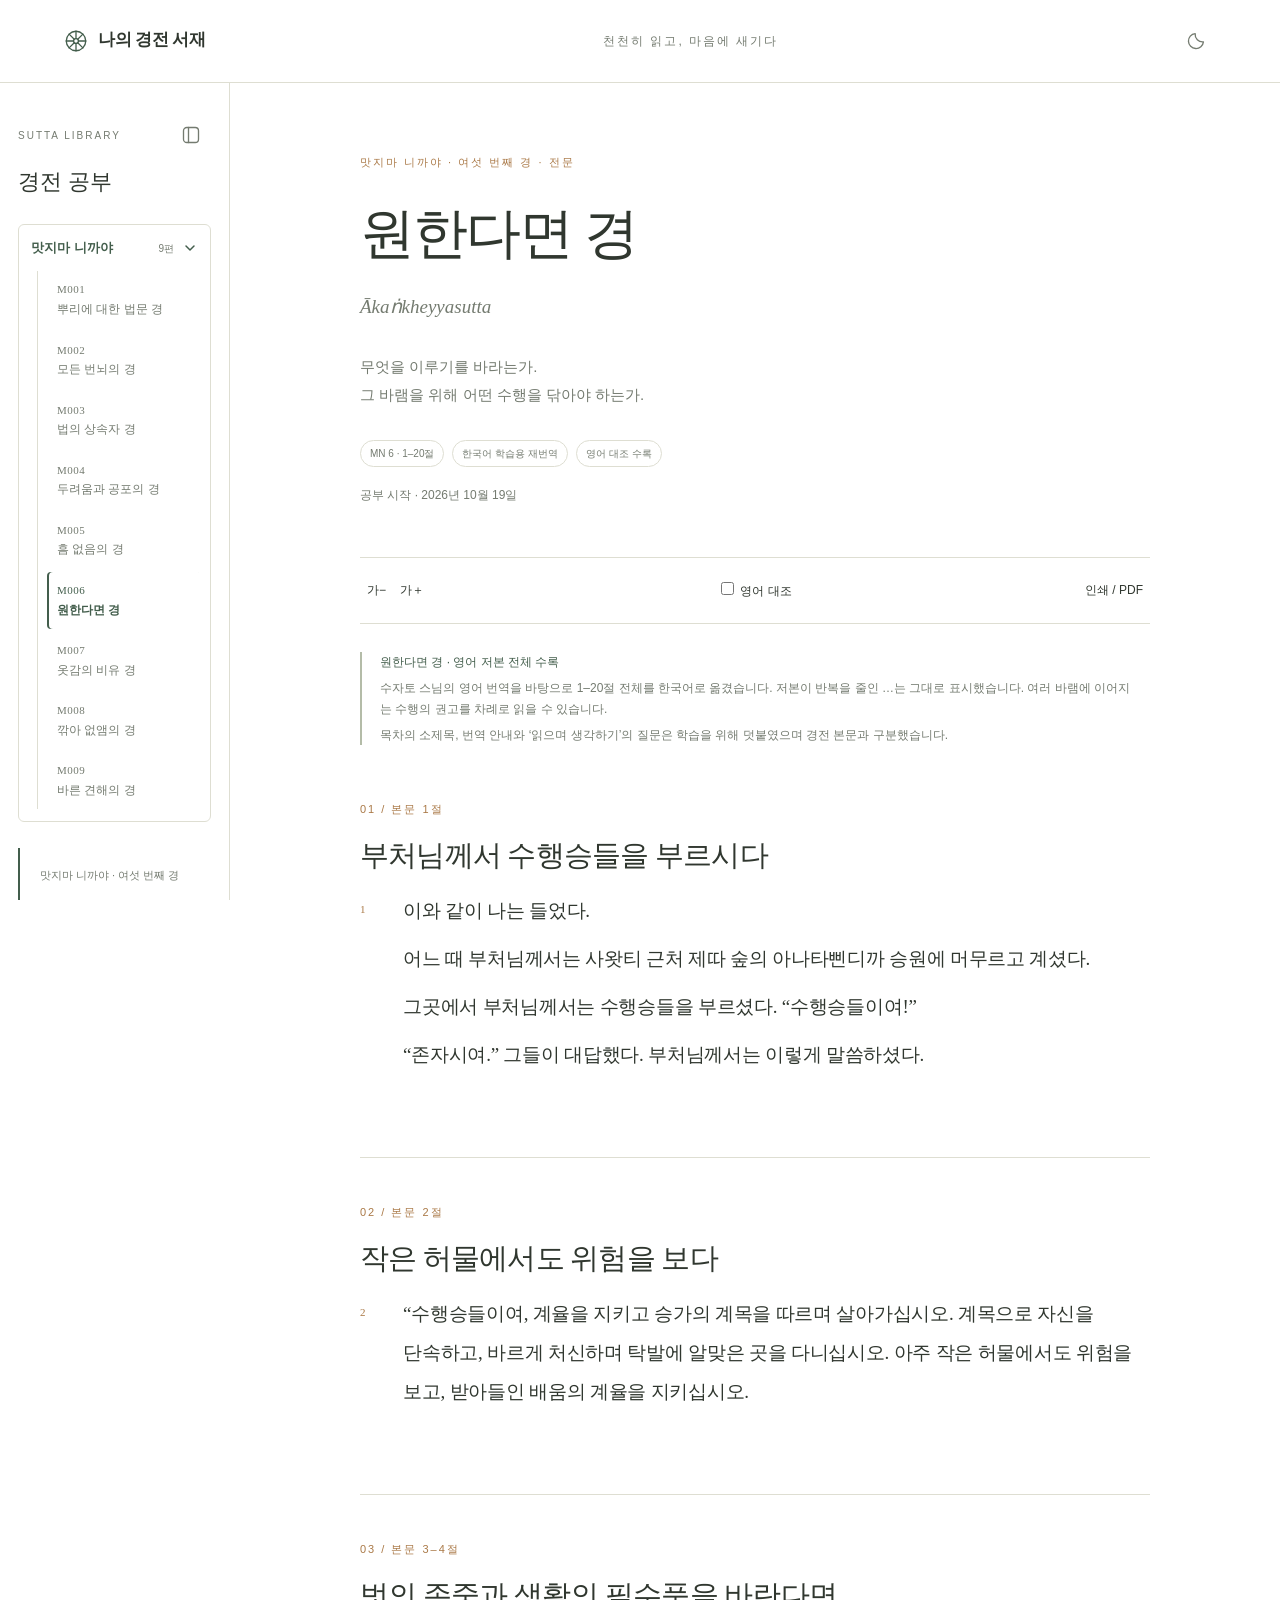
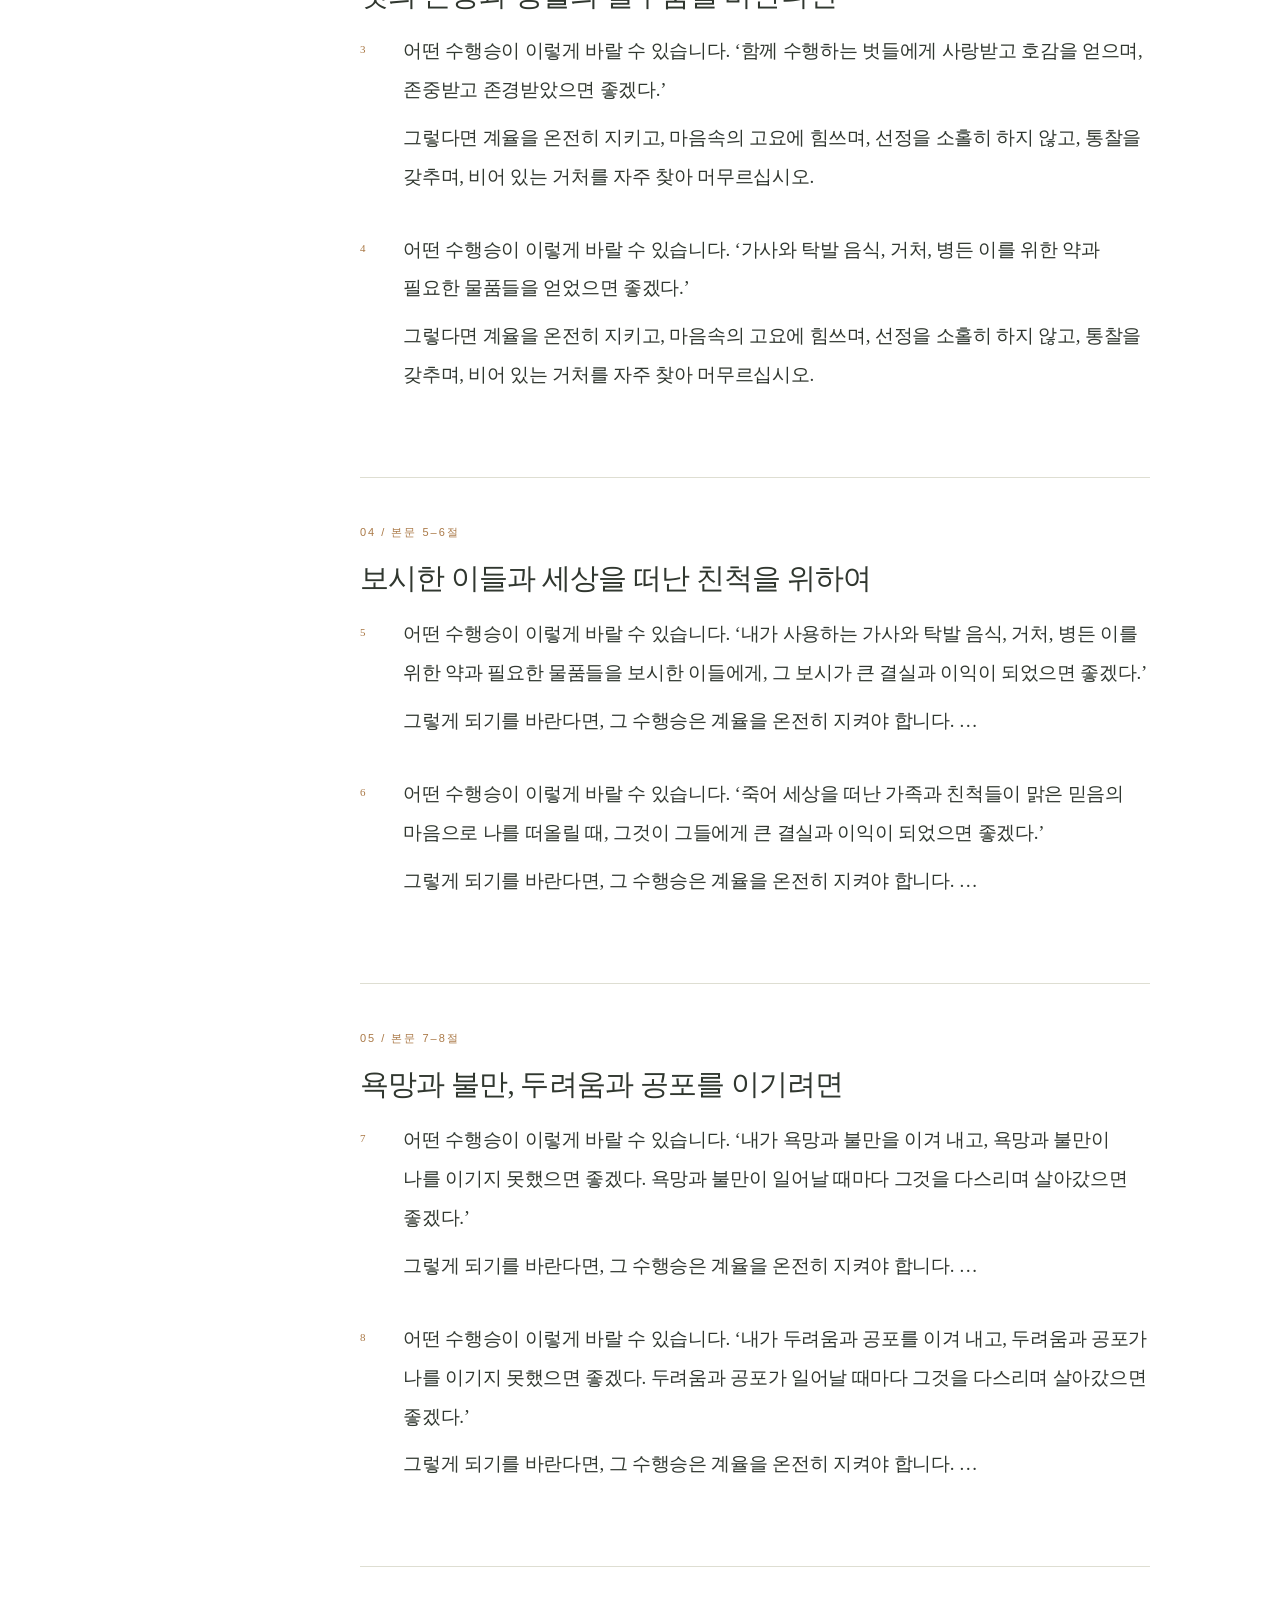
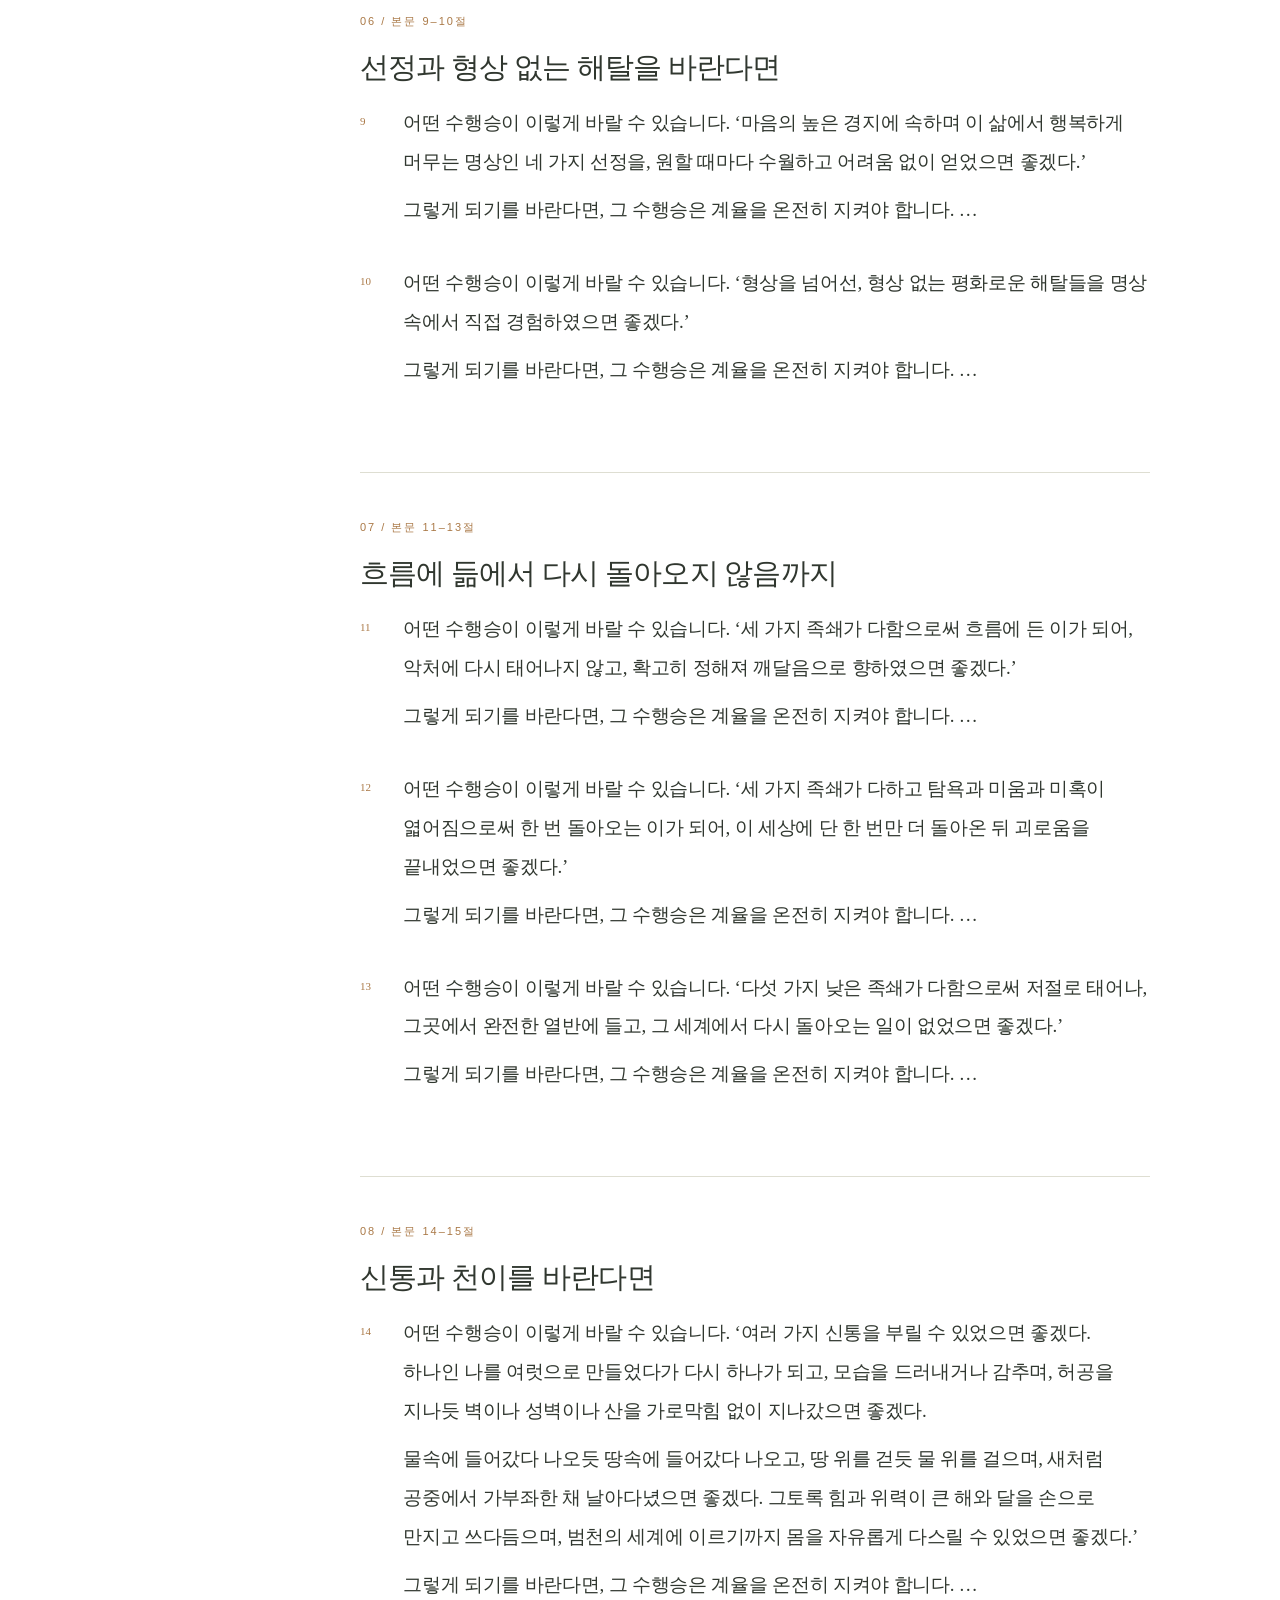
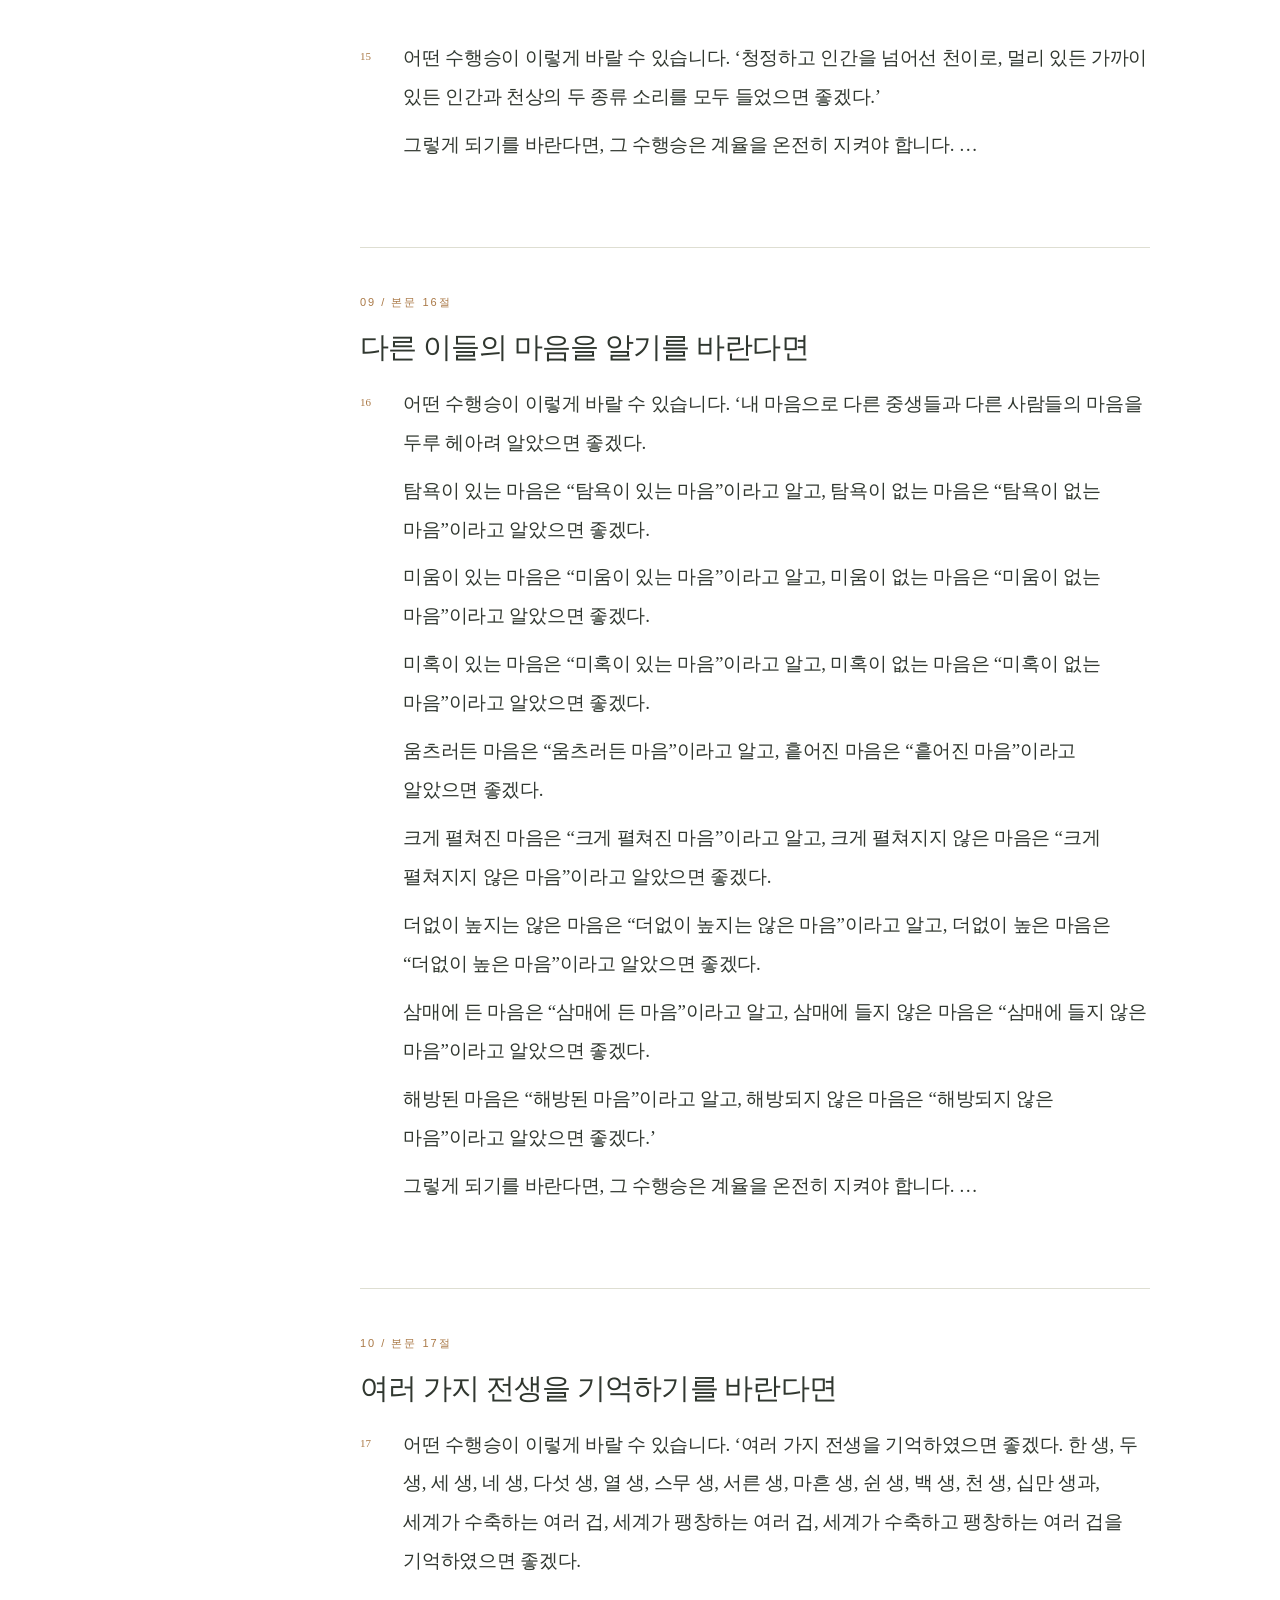
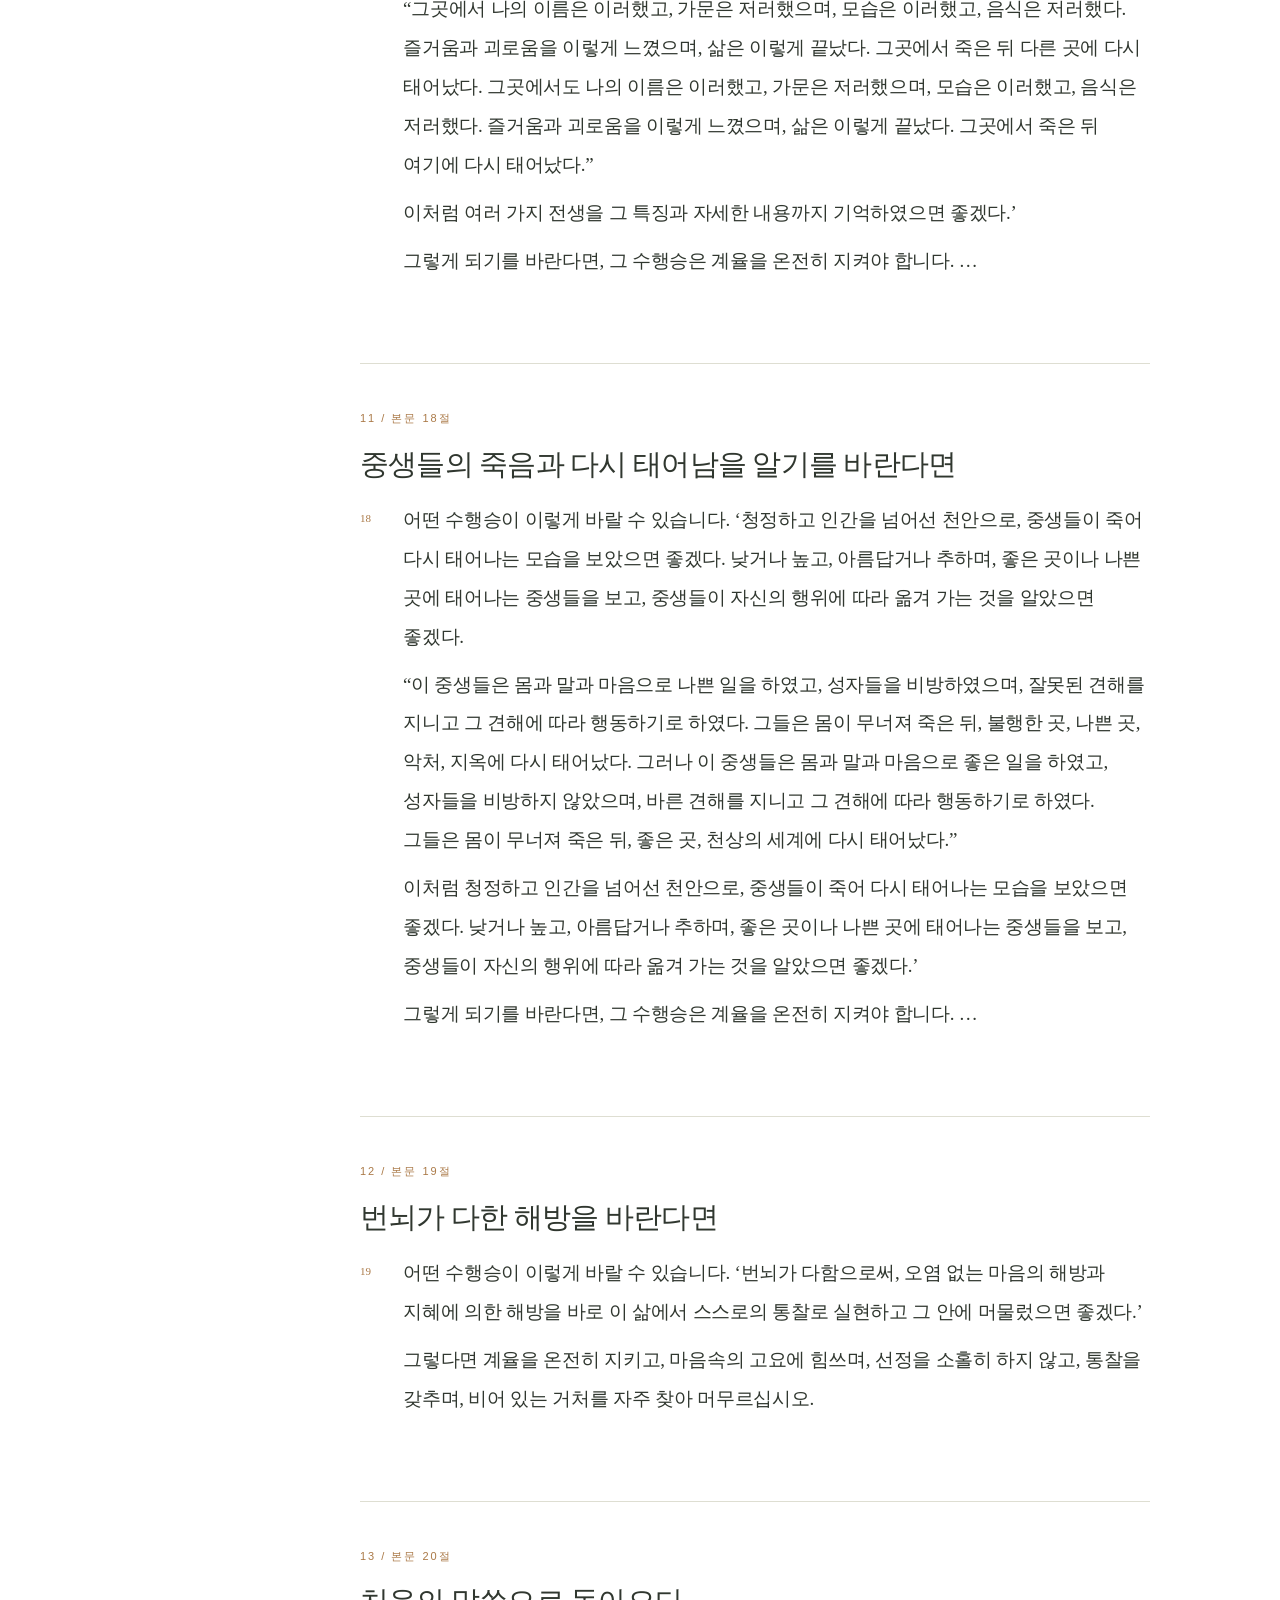
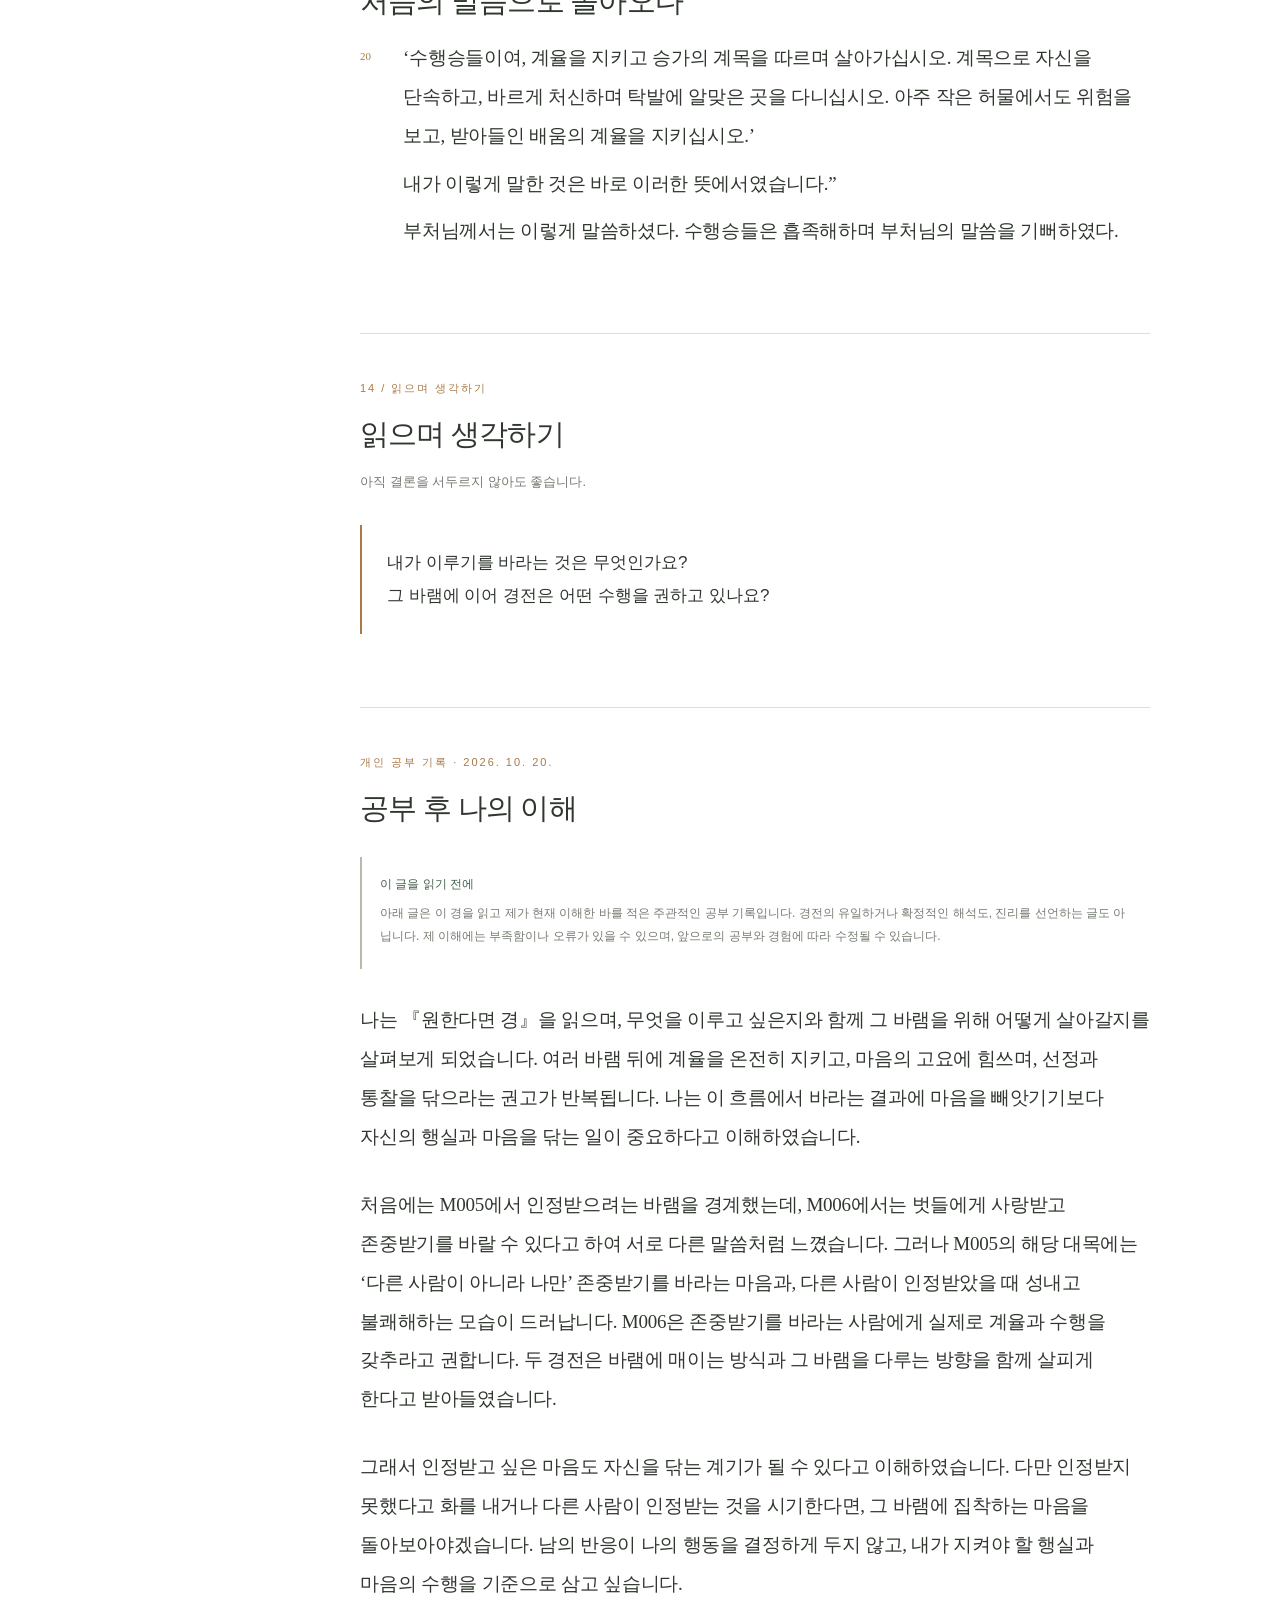
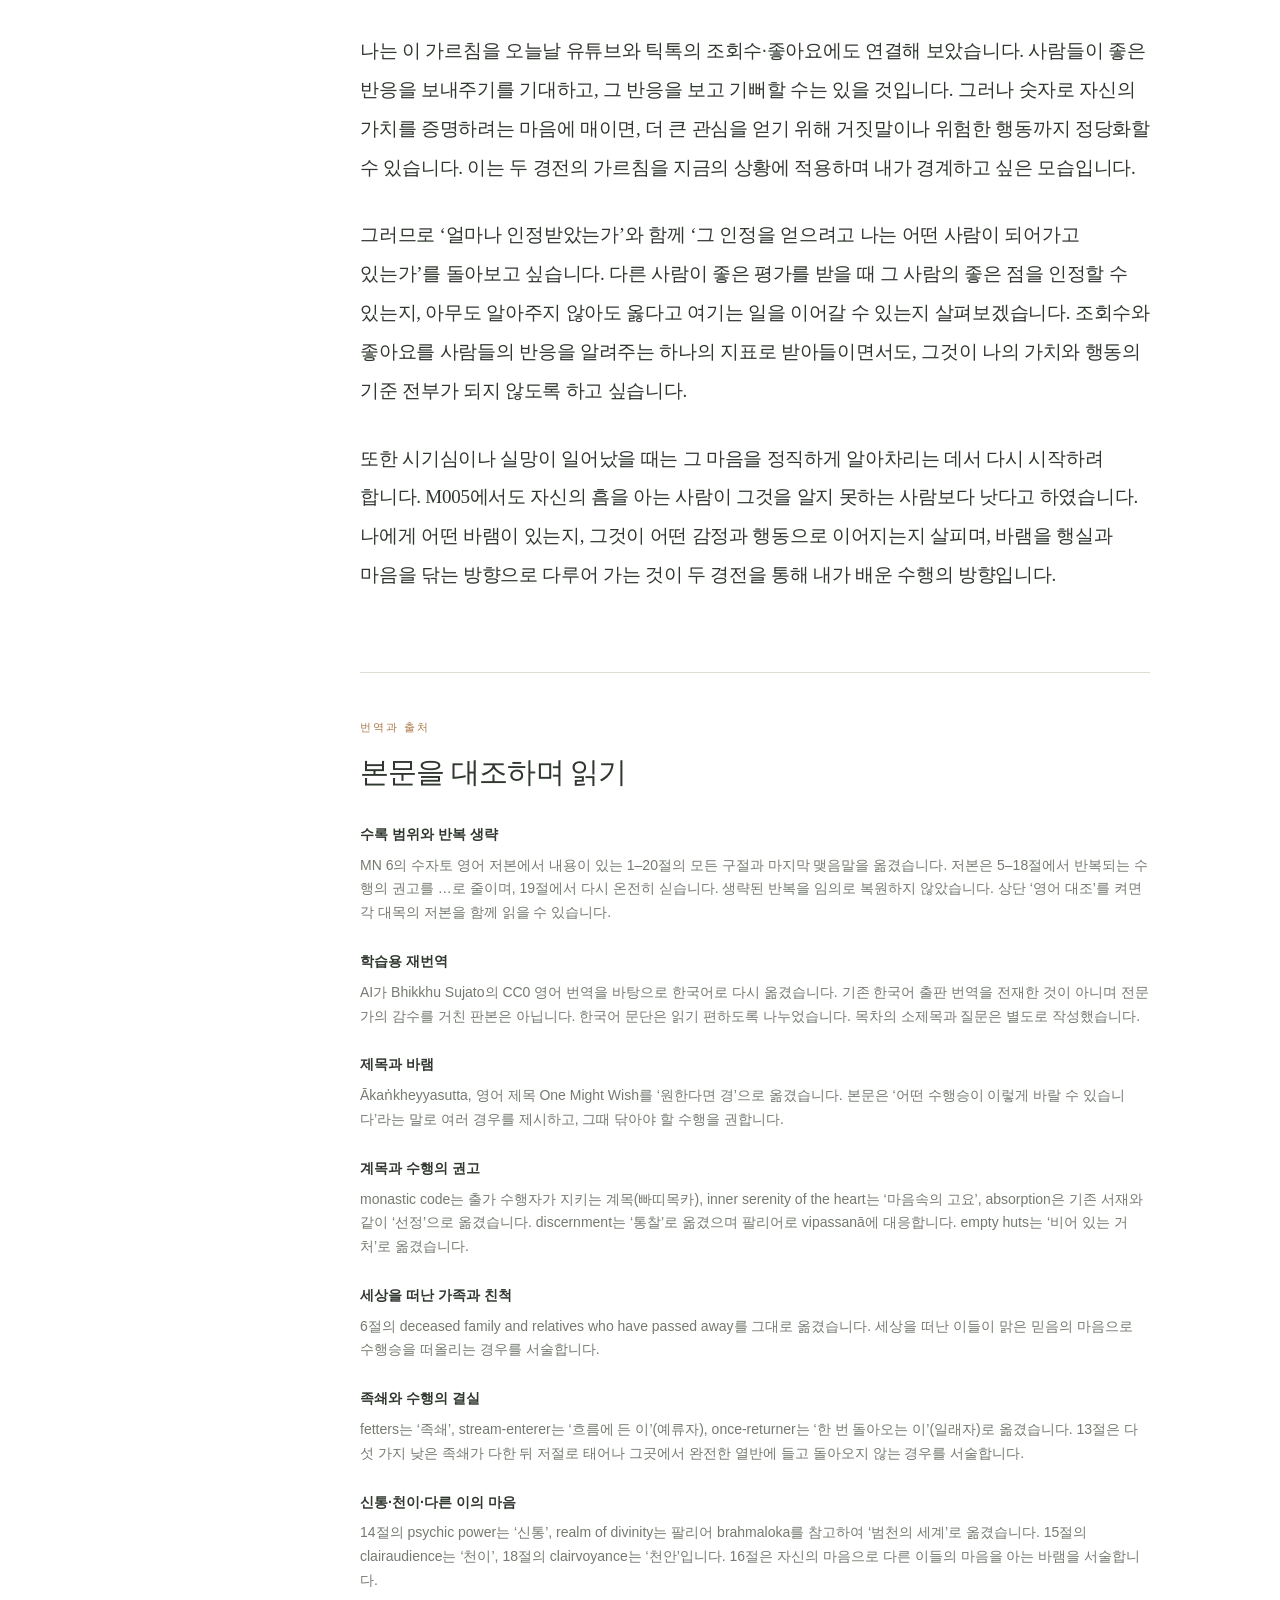
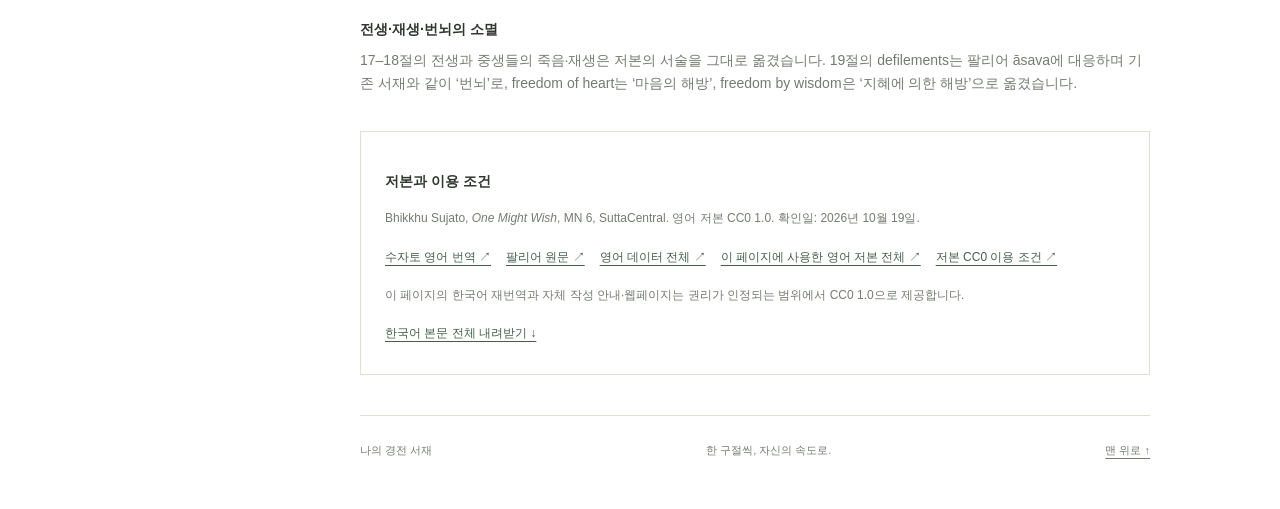
<file: mn6.html>
<!doctype html>
<html lang="ko"><head><meta charset="utf-8"><meta name="viewport" content="width=device-width,initial-scale=1">
<meta name="description" content="맛지마 니까야 M006 원한다면 경. 수자토 영어 저본의 1–20절 전체를 옮긴 한국어 학습용 재번역과 영어 대조.">
<title>원한다면 경 · 전문 · 나의 경전 서재</title><link rel="stylesheet" href="style.css?v=20261012-white"><link rel="stylesheet" href="library.css?v=20261012-icons">
<style>
.commentary{margin:26px 0 28px 43px;padding:23px 25px;background:var(--paper);border:1px solid var(--line);border-radius:5px;font-size:15px;line-height:1.95;word-break:keep-all;overflow-wrap:anywhere}.commentary .label{font-size:11px;letter-spacing:1px;color:var(--accent)}.commentary h3{font-size:17px;margin:8px 0 12px;color:var(--green)}.commentary p{margin:10px 0}.commentary ul,.commentary ol{padding-left:23px}.commentary li{margin:9px 0}.commentary .example{border-left:2px solid var(--line);padding-left:16px;margin-top:20px}.method-list{padding-left:23px}.method-list li{margin:10px 0}.method-list strong{color:var(--green)}.study-question{padding:22px 25px;border-left:2px solid var(--accent);background:var(--paper);font-size:17px;line-height:1.9;margin:25px 0}.next-reading{padding:22px;border:1px solid var(--line);border-radius:5px;margin:30px 0;font-size:14px}.next-reading p{margin:8px 0;color:var(--muted)}.next-reading a{color:var(--green)}.study-date{font-size:12px;color:var(--muted);margin-top:18px}
@media(max-width:700px){.commentary{margin-left:0;padding:19px;font-size:15px}.commentary h3{font-size:16px}.study-question{font-size:16px}.hero h1{font-size:40px}.hero .eyebrow{letter-spacing:1px}}
@media print{.commentary{margin-left:0;font-size:11pt}.reading-note{display:block}.next-reading{display:none}.commentary,.study-question{background:white}.chapter{break-before:auto}.english{font-size:10pt}}
@media(min-width:701px){aside{max-height:calc(100dvh - 25px);overflow-y:auto;scrollbar-width:thin;padding-bottom:20px}}
.personal-reflection{margin-top:28px}.personal-reflection .korean p{margin-bottom:1.5em}.reflection-notice{margin:24px 0 32px;padding:16px 18px;background:var(--paper);line-height:1.9}@media print{.reflection-notice{display:block!important}.personal-reflection{break-before:page}}</style></head>
<body><a class="skip" href="#reading">본문으로 이동</a><div id="progress" aria-hidden="true"></div>
<header><div class="header-brand"><button id="sidebar-open" class="icon-button" aria-label="목차 펼치기" title="목차 펼치기" aria-expanded="false" aria-controls="reader-sidebar" hidden><svg viewBox="0 0 24 24" width="20" height="20" fill="none" stroke="currentColor" stroke-width="1.6" stroke-linecap="round" stroke-linejoin="round" aria-hidden="true" focusable="false"><rect x="3" y="3" width="18" height="18" rx="4"/><path d="M9 3v18"/></svg></button><a class="brand" href="index.html"><svg class="brand-mark" xmlns="http://www.w3.org/2000/svg" viewBox="0 0 32 32" width="24" height="24" aria-hidden="true" focusable="false"><g fill="none" stroke="currentColor" stroke-width="1.75" stroke-linecap="round" stroke-linejoin="round"><circle cx="16" cy="16" r="13"/><path d="M16 12.75L16 3"/><path d="M18.298097 13.701903L25.192388 6.807612"/><path d="M19.25 16L29 16"/><path d="M18.298097 18.298097L25.192388 25.192388"/><path d="M16 19.25L16 29"/><path d="M13.701903 18.298097L6.807612 25.192388"/><path d="M12.75 16L3 16"/><path d="M13.701903 13.701903L6.807612 6.807612"/><circle cx="16" cy="16" r="3.25"/></g></svg><span class="brand-name">나의 경전 서재</span></a></div><span class="header-caption">천천히 읽고, 마음에 새기다</span><div class="header-actions"><button id="theme" class="icon-button" aria-label="어두운 화면으로 전환" title="어두운 화면으로 전환"><svg class="icon-moon" viewBox="0 0 24 24" width="20" height="20" fill="none" stroke="currentColor" stroke-width="1.6" stroke-linecap="round" stroke-linejoin="round" aria-hidden="true" focusable="false"><path d="M20.9 13A9 9 0 0 1 11 3.1 9 9 0 1 0 20.9 13Z"/></svg><svg class="icon-sun" viewBox="0 0 24 24" width="20" height="20" fill="none" stroke="currentColor" stroke-width="1.6" stroke-linecap="round" stroke-linejoin="round" aria-hidden="true" focusable="false"><circle cx="12" cy="12" r="4"/><path d="M12 2v2m0 16v2M2 12h2m16 0h2M4.9 4.9l1.4 1.4m11.4 11.4 1.4 1.4m0-14.2-1.4 1.4M6.3 17.7l-1.4 1.4"/></svg></button></div></header>
<div class="layout"><aside id="reader-sidebar"><div class="shelf-heading"><div class="shelf-label">SUTTA LIBRARY</div><button id="sidebar-toggle" class="icon-button" aria-label="목차 접기" title="목차 접기" aria-expanded="true" aria-controls="reader-sidebar"><svg viewBox="0 0 24 24" width="20" height="20" fill="none" stroke="currentColor" stroke-width="1.6" stroke-linecap="round" stroke-linejoin="round" aria-hidden="true" focusable="false"><rect x="3" y="3" width="18" height="18" rx="4"/><path d="M9 3v18"/></svg></button></div><div class="shelf-title">경전 공부</div><!-- library:start --><div class="library-tree" role="navigation" aria-label="경전 선택"><details class="library-category" open><summary><span class="library-category-title">맛지마 니까야</span><span class="library-count">9편</span><svg class="library-chevron" viewBox="0 0 16 16" width="16" height="16" aria-hidden="true" focusable="false"><path d="m6 4 4 4-4 4" fill="none" stroke="currentColor" stroke-width="1.5" stroke-linecap="round" stroke-linejoin="round"/></svg></summary><div class="library-books"><a class="library-book" href="index.html"><span class="library-code">M001</span><span class="library-book-title">뿌리에 대한 법문 경</span></a><a class="library-book" href="mn2.html"><span class="library-code">M002</span><span class="library-book-title">모든 번뇌의 경</span></a><a class="library-book" href="mn3.html"><span class="library-code">M003</span><span class="library-book-title">법의 상속자 경</span></a><a class="library-book" href="mn4.html"><span class="library-code">M004</span><span class="library-book-title">두려움과 공포의 경</span></a><a class="library-book" href="mn5.html"><span class="library-code">M005</span><span class="library-book-title">흠 없음의 경</span></a><a class="library-book" href="mn6.html" aria-current="page"><span class="library-code">M006</span><span class="library-book-title">원한다면 경</span></a><a class="library-book" href="mn7.html"><span class="library-code">M007</span><span class="library-book-title">옷감의 비유 경</span></a><a class="library-book" href="mn8.html"><span class="library-code">M008</span><span class="library-book-title">깎아 없앰의 경</span></a><a class="library-book" href="mn9.html"><span class="library-code">M009</span><span class="library-book-title">바른 견해의 경</span></a></div></details></div><!-- library:end --><div class="book-card"><span>맛지마 니까야 · 여섯 번째 경</span><strong>M006</strong><p>원한다면 경</p></div>
<nav aria-label="본문 목차"><a href="#opening"><span>01</span>부처님께서 수행승들을 부르시다</a><a href="#precepts"><span>02</span>작은 허물에서도 위험을 보다</a><a href="#companions"><span>03</span>벗의 존중과 생활의 필수품을 바란다면</a><a href="#supporters"><span>04</span>보시한 이들과 세상을 떠난 친척을 위하여</a><a href="#desire-fear"><span>05</span>욕망과 불만, 두려움과 공포를 이기려면</a><a href="#meditation"><span>06</span>선정과 형상 없는 해탈을 바란다면</a><a href="#fruits"><span>07</span>흐름에 듦에서 다시 돌아오지 않음까지</a><a href="#powers"><span>08</span>신통과 천이를 바란다면</a><a href="#minds"><span>09</span>다른 이들의 마음을 알기를 바란다면</a><a href="#past-lives"><span>10</span>여러 가지 전생을 기억하기를 바란다면</a><a href="#rebirth"><span>11</span>중생들의 죽음과 다시 태어남을 알기를 바란다면</a><a href="#release"><span>12</span>번뇌가 다한 해방을 바란다면</a><a href="#closing"><span>13</span>처음의 말씀으로 돌아오다</a><a href="#pause"><span>14</span>읽으며 생각하기</a><a href="#my-understanding"><span>15</span>공부 후 나의 이해</a></nav><a class="source-nav" href="#translation">번역과 출처 ↗</a></aside>
<main id="top"><div class="hero"><div class="eyebrow">맛지마 니까야 · 여섯 번째 경 · 전문</div><h1>원한다면 경</h1><p class="pali" lang="pi">Ākaṅkheyyasutta</p><p class="intro">무엇을 이루기를 바라는가.<br>그 바램을 위해 어떤 수행을 닦아야 하는가.</p><div class="hero-meta"><span>MN 6 · 1–20절</span><span>한국어 학습용 재번역</span><span>영어 대조 수록</span></div><p class="study-date">공부 시작 · 2026년 10월 19일</p></div>
<div class="toolbar" aria-label="읽기 설정"><div><button id="smaller" aria-label="글자 작게">가−</button><button id="larger" aria-label="글자 크게">가＋</button></div><label><input id="english-toggle" type="checkbox"> 영어 대조</label><button id="print">인쇄 / PDF</button></div>
<div class="reading-note"><strong>원한다면 경 · 영어 저본 전체 수록</strong><p>수자토 스님의 영어 번역을 바탕으로 1–20절 전체를 한국어로 옮겼습니다. 저본이 반복을 줄인 …는 그대로 표시했습니다. 여러 바램에 이어지는 수행의 권고를 차례로 읽을 수 있습니다.</p><p>목차의 소제목, 번역 안내와 ‘읽으며 생각하기’의 질문은 학습을 위해 덧붙였으며 경전 본문과 구분했습니다.</p></div>
<div id="reading">
<section id="opening" class="chapter"><div class="chapter-label">01 / 본문 1절</div><h2>부처님께서 수행승들을 부르시다</h2><article id="p1" class="verse"><a class="number" href="#p1" aria-label="1절 링크">1</a><div><div class="korean"><p>이와 같이 나는 들었다.</p><p>어느 때 부처님께서는 사왓티 근처 제따 숲의 아나타삔디까 승원에 머무르고 계셨다.</p><p>그곳에서 부처님께서는 수행승들을 부르셨다. “수행승들이여!”</p><p>“존자시여.” 그들이 대답했다. 부처님께서는 이렇게 말씀하셨다.</p></div><p class="english" lang="en">So I have heard. At one time the Buddha was staying near Sāvatthī in Jeta’s Grove, Anāthapiṇḍika’s monastery. There the Buddha addressed the mendicants, “Mendicants!” “Venerable sir,” they replied. The Buddha said this:</p></div></article></section>
<section id="precepts" class="chapter"><div class="chapter-label">02 / 본문 2절</div><h2>작은 허물에서도 위험을 보다</h2><article id="p2" class="verse"><a class="number" href="#p2" aria-label="2절 링크">2</a><div><div class="korean"><p>“수행승들이여, 계율을 지키고 승가의 계목을 따르며 살아가십시오. 계목으로 자신을 단속하고, 바르게 처신하며 탁발에 알맞은 곳을 다니십시오. 아주 작은 허물에서도 위험을 보고, 받아들인 배움의 계율을 지키십시오.</p></div><p class="english" lang="en">“Mendicants, live by the ethical precepts and the monastic code. Live restrained in the monastic code, conducting yourselves well and resorting for alms in suitable places. Seeing danger in the slightest fault, keep the rules you’ve undertaken.</p></div></article></section>
<section id="companions" class="chapter"><div class="chapter-label">03 / 본문 3–4절</div><h2>벗의 존중과 생활의 필수품을 바란다면</h2><article id="p3" class="verse"><a class="number" href="#p3" aria-label="3절 링크">3</a><div><div class="korean"><p>어떤 수행승이 이렇게 바랄 수 있습니다. ‘함께 수행하는 벗들에게 사랑받고 호감을 얻으며, 존중받고 존경받았으면 좋겠다.’</p><p>그렇다면 계율을 온전히 지키고, 마음속의 고요에 힘쓰며, 선정을 소홀히 하지 않고, 통찰을 갖추며, 비어 있는 거처를 자주 찾아 머무르십시오.</p></div><p class="english" lang="en">A mendicant might wish: ‘May I be liked and approved by my spiritual companions, respected and admired.’ So let them fulfill their precepts, be committed to inner serenity of the heart, not neglect absorption, be endowed with discernment, and frequent empty huts.</p></div></article><article id="p4" class="verse"><a class="number" href="#p4" aria-label="4절 링크">4</a><div><div class="korean"><p>어떤 수행승이 이렇게 바랄 수 있습니다. ‘가사와 탁발 음식, 거처, 병든 이를 위한 약과 필요한 물품들을 얻었으면 좋겠다.’</p><p>그렇다면 계율을 온전히 지키고, 마음속의 고요에 힘쓰며, 선정을 소홀히 하지 않고, 통찰을 갖추며, 비어 있는 거처를 자주 찾아 머무르십시오.</p></div><p class="english" lang="en">A mendicant might wish: ‘May I receive robes, almsfood, lodgings, and medicines and supplies for the sick.’ So let them fulfill their precepts, be committed to inner serenity of the heart, not neglect absorption, be endowed with discernment, and frequent empty huts.</p></div></article></section>
<section id="supporters" class="chapter"><div class="chapter-label">04 / 본문 5–6절</div><h2>보시한 이들과 세상을 떠난 친척을 위하여</h2><article id="p5" class="verse"><a class="number" href="#p5" aria-label="5절 링크">5</a><div><div class="korean"><p>어떤 수행승이 이렇게 바랄 수 있습니다. ‘내가 사용하는 가사와 탁발 음식, 거처, 병든 이를 위한 약과 필요한 물품들을 보시한 이들에게, 그 보시가 큰 결실과 이익이 되었으면 좋겠다.’</p><p>그렇게 되기를 바란다면, 그 수행승은 계율을 온전히 지켜야 합니다. …</p></div><p class="english" lang="en">A mendicant might wish: ‘May the services of those whose robes, almsfood, lodgings, and medicines and supplies for the sick I enjoy be very fruitful and beneficial for them.’ So let them fulfill their precepts …</p></div></article><article id="p6" class="verse"><a class="number" href="#p6" aria-label="6절 링크">6</a><div><div class="korean"><p>어떤 수행승이 이렇게 바랄 수 있습니다. ‘죽어 세상을 떠난 가족과 친척들이 맑은 믿음의 마음으로 나를 떠올릴 때, 그것이 그들에게 큰 결실과 이익이 되었으면 좋겠다.’</p><p>그렇게 되기를 바란다면, 그 수행승은 계율을 온전히 지켜야 합니다. …</p></div><p class="english" lang="en">A mendicant might wish: ‘When deceased family and relatives who have passed away recollect me with a confident mind, may this be very fruitful and beneficial for them.’ So let them fulfill their precepts …</p></div></article></section>
<section id="desire-fear" class="chapter"><div class="chapter-label">05 / 본문 7–8절</div><h2>욕망과 불만, 두려움과 공포를 이기려면</h2><article id="p7" class="verse"><a class="number" href="#p7" aria-label="7절 링크">7</a><div><div class="korean"><p>어떤 수행승이 이렇게 바랄 수 있습니다. ‘내가 욕망과 불만을 이겨 내고, 욕망과 불만이 나를 이기지 못했으면 좋겠다. 욕망과 불만이 일어날 때마다 그것을 다스리며 살아갔으면 좋겠다.’</p><p>그렇게 되기를 바란다면, 그 수행승은 계율을 온전히 지켜야 합니다. …</p></div><p class="english" lang="en">A mendicant might wish: ‘May I prevail over desire and discontent, and may desire and discontent not prevail over me. May I live having mastered desire and discontent whenever they arose.’ So let them fulfill their precepts …</p></div></article><article id="p8" class="verse"><a class="number" href="#p8" aria-label="8절 링크">8</a><div><div class="korean"><p>어떤 수행승이 이렇게 바랄 수 있습니다. ‘내가 두려움과 공포를 이겨 내고, 두려움과 공포가 나를 이기지 못했으면 좋겠다. 두려움과 공포가 일어날 때마다 그것을 다스리며 살아갔으면 좋겠다.’</p><p>그렇게 되기를 바란다면, 그 수행승은 계율을 온전히 지켜야 합니다. …</p></div><p class="english" lang="en">A mendicant might wish: ‘May I prevail over fear and dread, and may fear and dread not prevail over me. May I live having mastered fear and dread whenever they arose.’ So let them fulfill their precepts …</p></div></article></section>
<section id="meditation" class="chapter"><div class="chapter-label">06 / 본문 9–10절</div><h2>선정과 형상 없는 해탈을 바란다면</h2><article id="p9" class="verse"><a class="number" href="#p9" aria-label="9절 링크">9</a><div><div class="korean"><p>어떤 수행승이 이렇게 바랄 수 있습니다. ‘마음의 높은 경지에 속하며 이 삶에서 행복하게 머무는 명상인 네 가지 선정을, 원할 때마다 수월하고 어려움 없이 얻었으면 좋겠다.’</p><p>그렇게 되기를 바란다면, 그 수행승은 계율을 온전히 지켜야 합니다. …</p></div><p class="english" lang="en">A mendicant might wish: ‘May I get the four absorptions—blissful meditations in this life that belong to the higher mind—when I want, without trouble or difficulty.’ So let them fulfill their precepts …</p></div></article><article id="p10" class="verse"><a class="number" href="#p10" aria-label="10절 링크">10</a><div><div class="korean"><p>어떤 수행승이 이렇게 바랄 수 있습니다. ‘형상을 넘어선, 형상 없는 평화로운 해탈들을 명상 속에서 직접 경험하였으면 좋겠다.’</p><p>그렇게 되기를 바란다면, 그 수행승은 계율을 온전히 지켜야 합니다. …</p></div><p class="english" lang="en">A mendicant might wish: ‘May I have direct meditative experience of the peaceful liberations that are formless, transcending form.’ So let them fulfill their precepts …</p></div></article></section>
<section id="fruits" class="chapter"><div class="chapter-label">07 / 본문 11–13절</div><h2>흐름에 듦에서 다시 돌아오지 않음까지</h2><article id="p11" class="verse"><a class="number" href="#p11" aria-label="11절 링크">11</a><div><div class="korean"><p>어떤 수행승이 이렇게 바랄 수 있습니다. ‘세 가지 족쇄가 다함으로써 흐름에 든 이가 되어, 악처에 다시 태어나지 않고, 확고히 정해져 깨달음으로 향하였으면 좋겠다.’</p><p>그렇게 되기를 바란다면, 그 수행승은 계율을 온전히 지켜야 합니다. …</p></div><p class="english" lang="en">A mendicant might wish: ‘May I, with the ending of three fetters, become a stream-enterer, not liable to be reborn in the underworld, assured, destined for awakening.’ So let them fulfill their precepts …</p></div></article><article id="p12" class="verse"><a class="number" href="#p12" aria-label="12절 링크">12</a><div><div class="korean"><p>어떤 수행승이 이렇게 바랄 수 있습니다. ‘세 가지 족쇄가 다하고 탐욕과 미움과 미혹이 엷어짐으로써 한 번 돌아오는 이가 되어, 이 세상에 단 한 번만 더 돌아온 뒤 괴로움을 끝내었으면 좋겠다.’</p><p>그렇게 되기를 바란다면, 그 수행승은 계율을 온전히 지켜야 합니다. …</p></div><p class="english" lang="en">A mendicant might wish: ‘May I, with the ending of three fetters, and the weakening of greed, hate, and delusion, become a once-returner, coming back to this world once only, then making an end of suffering.’ So let them fulfill their precepts …</p></div></article><article id="p13" class="verse"><a class="number" href="#p13" aria-label="13절 링크">13</a><div><div class="korean"><p>어떤 수행승이 이렇게 바랄 수 있습니다. ‘다섯 가지 낮은 족쇄가 다함으로써 저절로 태어나, 그곳에서 완전한 열반에 들고, 그 세계에서 다시 돌아오는 일이 없었으면 좋겠다.’</p><p>그렇게 되기를 바란다면, 그 수행승은 계율을 온전히 지켜야 합니다. …</p></div><p class="english" lang="en">A mendicant might wish: ‘May I, with the ending of the five lower fetters, be reborn spontaneously and become extinguished there, not liable to return from that world.’ So let them fulfill their precepts …</p></div></article></section>
<section id="powers" class="chapter"><div class="chapter-label">08 / 본문 14–15절</div><h2>신통과 천이를 바란다면</h2><article id="p14" class="verse"><a class="number" href="#p14" aria-label="14절 링크">14</a><div><div class="korean"><p>어떤 수행승이 이렇게 바랄 수 있습니다. ‘여러 가지 신통을 부릴 수 있었으면 좋겠다. 하나인 나를 여럿으로 만들었다가 다시 하나가 되고, 모습을 드러내거나 감추며, 허공을 지나듯 벽이나 성벽이나 산을 가로막힘 없이 지나갔으면 좋겠다.</p><p>물속에 들어갔다 나오듯 땅속에 들어갔다 나오고, 땅 위를 걷듯 물 위를 걸으며, 새처럼 공중에서 가부좌한 채 날아다녔으면 좋겠다. 그토록 힘과 위력이 큰 해와 달을 손으로 만지고 쓰다듬으며, 범천의 세계에 이르기까지 몸을 자유롭게 다스릴 수 있었으면 좋겠다.’</p><p>그렇게 되기를 바란다면, 그 수행승은 계율을 온전히 지켜야 합니다. …</p></div><p class="english" lang="en">A mendicant might wish: ‘May I wield the many kinds of psychic power: multiplying myself and becoming one again; materializing and dematerializing; going unobstructed through a wall, a rampart, or a mountain as if through space; diving in and out of the earth as if it were water; walking on water as if it were earth; flying cross-legged through the sky like a bird; touching and stroking with the hand the sun and moon, so mighty and powerful; controlling the body as far as the realm of divinity.’ So let them fulfill their precepts …</p></div></article><article id="p15" class="verse"><a class="number" href="#p15" aria-label="15절 링크">15</a><div><div class="korean"><p>어떤 수행승이 이렇게 바랄 수 있습니다. ‘청정하고 인간을 넘어선 천이로, 멀리 있든 가까이 있든 인간과 천상의 두 종류 소리를 모두 들었으면 좋겠다.’</p><p>그렇게 되기를 바란다면, 그 수행승은 계율을 온전히 지켜야 합니다. …</p></div><p class="english" lang="en">A mendicant might wish: ‘With clairaudience that is purified and superhuman, may I hear both kinds of sounds, human and heavenly, whether near or far.’ So let them fulfill their precepts …</p></div></article></section>
<section id="minds" class="chapter"><div class="chapter-label">09 / 본문 16절</div><h2>다른 이들의 마음을 알기를 바란다면</h2><article id="p16" class="verse"><a class="number" href="#p16" aria-label="16절 링크">16</a><div><div class="korean"><p>어떤 수행승이 이렇게 바랄 수 있습니다. ‘내 마음으로 다른 중생들과 다른 사람들의 마음을 두루 헤아려 알았으면 좋겠다.</p><p>탐욕이 있는 마음은 “탐욕이 있는 마음”이라고 알고, 탐욕이 없는 마음은 “탐욕이 없는 마음”이라고 알았으면 좋겠다.</p><p>미움이 있는 마음은 “미움이 있는 마음”이라고 알고, 미움이 없는 마음은 “미움이 없는 마음”이라고 알았으면 좋겠다.</p><p>미혹이 있는 마음은 “미혹이 있는 마음”이라고 알고, 미혹이 없는 마음은 “미혹이 없는 마음”이라고 알았으면 좋겠다.</p><p>움츠러든 마음은 “움츠러든 마음”이라고 알고, 흩어진 마음은 “흩어진 마음”이라고 알았으면 좋겠다.</p><p>크게 펼쳐진 마음은 “크게 펼쳐진 마음”이라고 알고, 크게 펼쳐지지 않은 마음은 “크게 펼쳐지지 않은 마음”이라고 알았으면 좋겠다.</p><p>더없이 높지는 않은 마음은 “더없이 높지는 않은 마음”이라고 알고, 더없이 높은 마음은 “더없이 높은 마음”이라고 알았으면 좋겠다.</p><p>삼매에 든 마음은 “삼매에 든 마음”이라고 알고, 삼매에 들지 않은 마음은 “삼매에 들지 않은 마음”이라고 알았으면 좋겠다.</p><p>해방된 마음은 “해방된 마음”이라고 알고, 해방되지 않은 마음은 “해방되지 않은 마음”이라고 알았으면 좋겠다.’</p><p>그렇게 되기를 바란다면, 그 수행승은 계율을 온전히 지켜야 합니다. …</p></div><p class="english" lang="en">A mendicant might wish: ‘May I understand the minds of other beings and individuals, having encompassed them with my mind. May I understand mind with greed as “mind with greed”, and mind without greed as “mind without greed”; mind with hate as “mind with hate”, and mind without hate as “mind without hate”; mind with delusion as “mind with delusion”, and mind without delusion as “mind without delusion”; constricted mind as “constricted mind”, and scattered mind as “scattered mind”; expansive mind as “expansive mind”, and unexpansive mind as “unexpansive mind”; mind that is not supreme as “mind that is not supreme”, and mind that is supreme as “mind that is supreme”; mind immersed in samādhi as “mind immersed in samādhi”, and mind not immersed in samādhi as “mind not immersed in samādhi”; freed mind as “freed mind”, and unfreed mind as “unfreed mind”.’ So let them fulfill their precepts …</p></div></article></section>
<section id="past-lives" class="chapter"><div class="chapter-label">10 / 본문 17절</div><h2>여러 가지 전생을 기억하기를 바란다면</h2><article id="p17" class="verse"><a class="number" href="#p17" aria-label="17절 링크">17</a><div><div class="korean"><p>어떤 수행승이 이렇게 바랄 수 있습니다. ‘여러 가지 전생을 기억하였으면 좋겠다. 한 생, 두 생, 세 생, 네 생, 다섯 생, 열 생, 스무 생, 서른 생, 마흔 생, 쉰 생, 백 생, 천 생, 십만 생과, 세계가 수축하는 여러 겁, 세계가 팽창하는 여러 겁, 세계가 수축하고 팽창하는 여러 겁을 기억하였으면 좋겠다.</p><p>“그곳에서 나의 이름은 이러했고, 가문은 저러했으며, 모습은 이러했고, 음식은 저러했다. 즐거움과 괴로움을 이렇게 느꼈으며, 삶은 이렇게 끝났다. 그곳에서 죽은 뒤 다른 곳에 다시 태어났다. 그곳에서도 나의 이름은 이러했고, 가문은 저러했으며, 모습은 이러했고, 음식은 저러했다. 즐거움과 괴로움을 이렇게 느꼈으며, 삶은 이렇게 끝났다. 그곳에서 죽은 뒤 여기에 다시 태어났다.”</p><p>이처럼 여러 가지 전생을 그 특징과 자세한 내용까지 기억하였으면 좋겠다.’</p><p>그렇게 되기를 바란다면, 그 수행승은 계율을 온전히 지켜야 합니다. …</p></div><p class="english" lang="en">A mendicant might wish: ‘May I recollect many kinds of past lives. That is: one, two, three, four, five, ten, twenty, thirty, forty, fifty, a hundred, a thousand, a hundred thousand rebirths; many eons of the world contracting, many eons of the world expanding, many eons of the world contracting and expanding. May I remember: “There, I was named this, my clan was that, I looked like this, and that was my food. This was how I felt pleasure and pain, and that was how my life ended. When I passed away from that place I was reborn somewhere else. There, too, I was named this, my clan was that, I looked like this, and that was my food. This was how I felt pleasure and pain, and that was how my life ended. When I passed away from that place I was reborn here.” May I thus recollect my many kinds of past lives, with features and details.’ So let them fulfill their precepts …</p></div></article></section>
<section id="rebirth" class="chapter"><div class="chapter-label">11 / 본문 18절</div><h2>중생들의 죽음과 다시 태어남을 알기를 바란다면</h2><article id="p18" class="verse"><a class="number" href="#p18" aria-label="18절 링크">18</a><div><div class="korean"><p>어떤 수행승이 이렇게 바랄 수 있습니다. ‘청정하고 인간을 넘어선 천안으로, 중생들이 죽어 다시 태어나는 모습을 보았으면 좋겠다. 낮거나 높고, 아름답거나 추하며, 좋은 곳이나 나쁜 곳에 태어나는 중생들을 보고, 중생들이 자신의 행위에 따라 옮겨 가는 것을 알았으면 좋겠다.</p><p>“이 중생들은 몸과 말과 마음으로 나쁜 일을 하였고, 성자들을 비방하였으며, 잘못된 견해를 지니고 그 견해에 따라 행동하기로 하였다. 그들은 몸이 무너져 죽은 뒤, 불행한 곳, 나쁜 곳, 악처, 지옥에 다시 태어났다. 그러나 이 중생들은 몸과 말과 마음으로 좋은 일을 하였고, 성자들을 비방하지 않았으며, 바른 견해를 지니고 그 견해에 따라 행동하기로 하였다. 그들은 몸이 무너져 죽은 뒤, 좋은 곳, 천상의 세계에 다시 태어났다.”</p><p>이처럼 청정하고 인간을 넘어선 천안으로, 중생들이 죽어 다시 태어나는 모습을 보았으면 좋겠다. 낮거나 높고, 아름답거나 추하며, 좋은 곳이나 나쁜 곳에 태어나는 중생들을 보고, 중생들이 자신의 행위에 따라 옮겨 가는 것을 알았으면 좋겠다.’</p><p>그렇게 되기를 바란다면, 그 수행승은 계율을 온전히 지켜야 합니다. …</p></div><p class="english" lang="en">A mendicant might wish: ‘With clairvoyance that is purified and superhuman, may I see sentient beings passing away and being reborn—inferior and superior, beautiful and ugly, in a good place or a bad place—and understand how sentient beings pass on according to their deeds: “These dear beings did bad things by way of body, speech, and mind. They denounced the noble ones; they had wrong view; and they chose to act out of that wrong view. When their body broke up, after death, they were reborn in a place of loss, a bad place, the underworld, hell. These dear beings, however, did good things by way of body, speech, and mind. They never denounced the noble ones; they had right view; and they chose to act out of that right view. When their body broke up, after death, they were reborn in a good place, a heavenly realm.” And so, with clairvoyance that is purified and superhuman, may I see sentient beings passing away and being reborn—inferior and superior, beautiful and ugly, in a good place or a bad place. And may I understand how sentient beings pass on according to their deeds.’ So let them fulfill their precepts …</p></div></article></section>
<section id="release" class="chapter"><div class="chapter-label">12 / 본문 19절</div><h2>번뇌가 다한 해방을 바란다면</h2><article id="p19" class="verse"><a class="number" href="#p19" aria-label="19절 링크">19</a><div><div class="korean"><p>어떤 수행승이 이렇게 바랄 수 있습니다. ‘번뇌가 다함으로써, 오염 없는 마음의 해방과 지혜에 의한 해방을 바로 이 삶에서 스스로의 통찰로 실현하고 그 안에 머물렀으면 좋겠다.’</p><p>그렇다면 계율을 온전히 지키고, 마음속의 고요에 힘쓰며, 선정을 소홀히 하지 않고, 통찰을 갖추며, 비어 있는 거처를 자주 찾아 머무르십시오.</p></div><p class="english" lang="en">A mendicant might wish: ‘May I realize the undefiled freedom of heart and freedom by wisdom, and live having realized it with my own insight in this very life due to the ending of defilements.’ So let them fulfill their precepts, be committed to inner serenity of the heart, not neglect absorption, be endowed with discernment, and frequent empty huts.</p></div></article></section>
<section id="closing" class="chapter"><div class="chapter-label">13 / 본문 20절</div><h2>처음의 말씀으로 돌아오다</h2><article id="p20" class="verse"><a class="number" href="#p20" aria-label="20절 링크">20</a><div><div class="korean"><p>‘수행승들이여, 계율을 지키고 승가의 계목을 따르며 살아가십시오. 계목으로 자신을 단속하고, 바르게 처신하며 탁발에 알맞은 곳을 다니십시오. 아주 작은 허물에서도 위험을 보고, 받아들인 배움의 계율을 지키십시오.’</p><p>내가 이렇게 말한 것은 바로 이러한 뜻에서였습니다.”</p><p>부처님께서는 이렇게 말씀하셨다. 수행승들은 흡족해하며 부처님의 말씀을 기뻐하였다.</p></div><p class="english" lang="en">‘Mendicants, live by the ethical precepts and the monastic code. Live restrained in the monastic code, conducting yourselves well and resorting for alms in suitable places. Seeing danger in the slightest fault, keep the rules you’ve undertaken.’ That’s what I said, and this is why I said it.” That is what the Buddha said. Satisfied, the mendicants approved what the Buddha said.</p></div></article></section>
<section id="pause" class="chapter"><div class="chapter-label">14 / 읽으며 생각하기</div><h2>읽으며 생각하기</h2><p class="chapter-sub">아직 결론을 서두르지 않아도 좋습니다.</p><div class="study-question">내가 이루기를 바라는 것은 무엇인가요?<br>그 바램에 이어 경전은 어떤 수행을 권하고 있나요?</div></section>
<section id="my-understanding" class="chapter personal-reflection" aria-labelledby="my-understanding-title"><div class="chapter-label">개인 공부 기록 · 2026. 10. 20.</div><h2 id="my-understanding-title">공부 후 나의 이해</h2><div class="reading-note reflection-notice"><strong>이 글을 읽기 전에</strong><p>아래 글은 이 경을 읽고 제가 현재 이해한 바를 적은 주관적인 공부 기록입니다. 경전의 유일하거나 확정적인 해석도, 진리를 선언하는 글도 아닙니다. 제 이해에는 부족함이나 오류가 있을 수 있으며, 앞으로의 공부와 경험에 따라 수정될 수 있습니다.</p></div><div class="korean"><p>나는 『원한다면 경』을 읽으며, 무엇을 이루고 싶은지와 함께 그 바램을 위해 어떻게 살아갈지를 살펴보게 되었습니다. 여러 바램 뒤에 계율을 온전히 지키고, 마음의 고요에 힘쓰며, 선정과 통찰을 닦으라는 권고가 반복됩니다. 나는 이 흐름에서 바라는 결과에 마음을 빼앗기기보다 자신의 행실과 마음을 닦는 일이 중요하다고 이해하였습니다.</p><p>처음에는 M005에서 인정받으려는 바램을 경계했는데, M006에서는 벗들에게 사랑받고 존중받기를 바랄 수 있다고 하여 서로 다른 말씀처럼 느꼈습니다. 그러나 M005의 해당 대목에는 ‘다른 사람이 아니라 나만’ 존중받기를 바라는 마음과, 다른 사람이 인정받았을 때 성내고 불쾌해하는 모습이 드러납니다. M006은 존중받기를 바라는 사람에게 실제로 계율과 수행을 갖추라고 권합니다. 두 경전은 바램에 매이는 방식과 그 바램을 다루는 방향을 함께 살피게 한다고 받아들였습니다.</p><p>그래서 인정받고 싶은 마음도 자신을 닦는 계기가 될 수 있다고 이해하였습니다. 다만 인정받지 못했다고 화를 내거나 다른 사람이 인정받는 것을 시기한다면, 그 바램에 집착하는 마음을 돌아보아야겠습니다. 남의 반응이 나의 행동을 결정하게 두지 않고, 내가 지켜야 할 행실과 마음의 수행을 기준으로 삼고 싶습니다.</p><p>나는 이 가르침을 오늘날 유튜브와 틱톡의 조회수·좋아요에도 연결해 보았습니다. 사람들이 좋은 반응을 보내주기를 기대하고, 그 반응을 보고 기뻐할 수는 있을 것입니다. 그러나 숫자로 자신의 가치를 증명하려는 마음에 매이면, 더 큰 관심을 얻기 위해 거짓말이나 위험한 행동까지 정당화할 수 있습니다. 이는 두 경전의 가르침을 지금의 상황에 적용하며 내가 경계하고 싶은 모습입니다.</p><p>그러므로 ‘얼마나 인정받았는가’와 함께 ‘그 인정을 얻으려고 나는 어떤 사람이 되어가고 있는가’를 돌아보고 싶습니다. 다른 사람이 좋은 평가를 받을 때 그 사람의 좋은 점을 인정할 수 있는지, 아무도 알아주지 않아도 옳다고 여기는 일을 이어갈 수 있는지 살펴보겠습니다. 조회수와 좋아요를 사람들의 반응을 알려주는 하나의 지표로 받아들이면서도, 그것이 나의 가치와 행동의 기준 전부가 되지 않도록 하고 싶습니다.</p><p>또한 시기심이나 실망이 일어났을 때는 그 마음을 정직하게 알아차리는 데서 다시 시작하려 합니다. M005에서도 자신의 흠을 아는 사람이 그것을 알지 못하는 사람보다 낫다고 하였습니다. 나에게 어떤 바램이 있는지, 그것이 어떤 감정과 행동으로 이어지는지 살피며, 바램을 행실과 마음을 닦는 방향으로 다루어 가는 것이 두 경전을 통해 내가 배운 수행의 방향입니다.</p></div></section>
</div>
<section id="translation" class="translation"><div class="chapter-label">번역과 출처</div><h2>본문을 대조하며 읽기</h2><dl>
<dt>수록 범위와 반복 생략</dt><dd>MN 6의 수자토 영어 저본에서 내용이 있는 1–20절의 모든 구절과 마지막 맺음말을 옮겼습니다. 저본은 5–18절에서 반복되는 수행의 권고를 …로 줄이며, 19절에서 다시 온전히 싣습니다. 생략된 반복을 임의로 복원하지 않았습니다. 상단 ‘영어 대조’를 켜면 각 대목의 저본을 함께 읽을 수 있습니다.</dd>
<dt>학습용 재번역</dt><dd>AI가 Bhikkhu Sujato의 CC0 영어 번역을 바탕으로 한국어로 다시 옮겼습니다. 기존 한국어 출판 번역을 전재한 것이 아니며 전문가의 감수를 거친 판본은 아닙니다. 한국어 문단은 읽기 편하도록 나누었습니다. 목차의 소제목과 질문은 별도로 작성했습니다.</dd>
<dt>제목과 바램</dt><dd>Ākaṅkheyyasutta, 영어 제목 One Might Wish를 ‘원한다면 경’으로 옮겼습니다. 본문은 ‘어떤 수행승이 이렇게 바랄 수 있습니다’라는 말로 여러 경우를 제시하고, 그때 닦아야 할 수행을 권합니다.</dd>
<dt>계목과 수행의 권고</dt><dd>monastic code는 출가 수행자가 지키는 계목(빠띠목카), inner serenity of the heart는 ‘마음속의 고요’, absorption은 기존 서재와 같이 ‘선정’으로 옮겼습니다. discernment는 ‘통찰’로 옮겼으며 팔리어로 vipassanā에 대응합니다. empty huts는 ‘비어 있는 거처’로 옮겼습니다.</dd>
<dt>세상을 떠난 가족과 친척</dt><dd>6절의 deceased family and relatives who have passed away를 그대로 옮겼습니다. 세상을 떠난 이들이 맑은 믿음의 마음으로 수행승을 떠올리는 경우를 서술합니다.</dd>
<dt>족쇄와 수행의 결실</dt><dd>fetters는 ‘족쇄’, stream-enterer는 ‘흐름에 든 이’(예류자), once-returner는 ‘한 번 돌아오는 이’(일래자)로 옮겼습니다. 13절은 다섯 가지 낮은 족쇄가 다한 뒤 저절로 태어나 그곳에서 완전한 열반에 들고 돌아오지 않는 경우를 서술합니다.</dd>
<dt>신통·천이·다른 이의 마음</dt><dd>14절의 psychic power는 ‘신통’, realm of divinity는 팔리어 brahmaloka를 참고하여 ‘범천의 세계’로 옮겼습니다. 15절의 clairaudience는 ‘천이’, 18절의 clairvoyance는 ‘천안’입니다. 16절은 자신의 마음으로 다른 이들의 마음을 아는 바램을 서술합니다.</dd>
<dt>전생·재생·번뇌의 소멸</dt><dd>17–18절의 전생과 중생들의 죽음·재생은 저본의 서술을 그대로 옮겼습니다. 19절의 defilements는 팔리어 āsava에 대응하며 기존 서재와 같이 ‘번뇌’로, freedom of heart는 ‘마음의 해방’, freedom by wisdom은 ‘지혜에 의한 해방’으로 옮겼습니다.</dd>
</dl><div class="sources"><h3>저본과 이용 조건</h3><p>Bhikkhu Sujato, <cite>One Might Wish</cite>, MN 6, SuttaCentral. 영어 저본 CC0 1.0. 확인일: 2026년 10월 19일.</p>
<a href="https://suttacentral.net/mn6/en/sujato">수자토 영어 번역 ↗</a><a href="https://suttacentral.net/mn6/pli/ms">팔리어 원문 ↗</a><a href="https://github.com/suttacentral/bilara-data/blob/published/translation/en/sujato/sutta/mn/mn6_translation-en-sujato.json">영어 데이터 전체 ↗</a><a href="mn6-source-en.json">이 페이지에 사용한 영어 저본 전체 ↗</a><a href="https://github.com/suttacentral/bilara-data/blob/published/LICENSE.md">저본 CC0 이용 조건 ↗</a><p>이 페이지의 한국어 재번역과 자체 작성 안내·웹페이지는 권리가 인정되는 범위에서 CC0 1.0으로 제공합니다.</p><a href="mn6-ko.txt" download>한국어 본문 전체 내려받기 ↓</a></div></section>
<footer>나의 경전 서재 <span>한 구절씩, 자신의 속도로.</span><a href="#top">맨 위로 ↑</a></footer></main></div><script src="mn2.js?v=20261012-icons"></script><script src="sidebar.js?v=20261012-scroll-fix"></script></body></html>
</file>
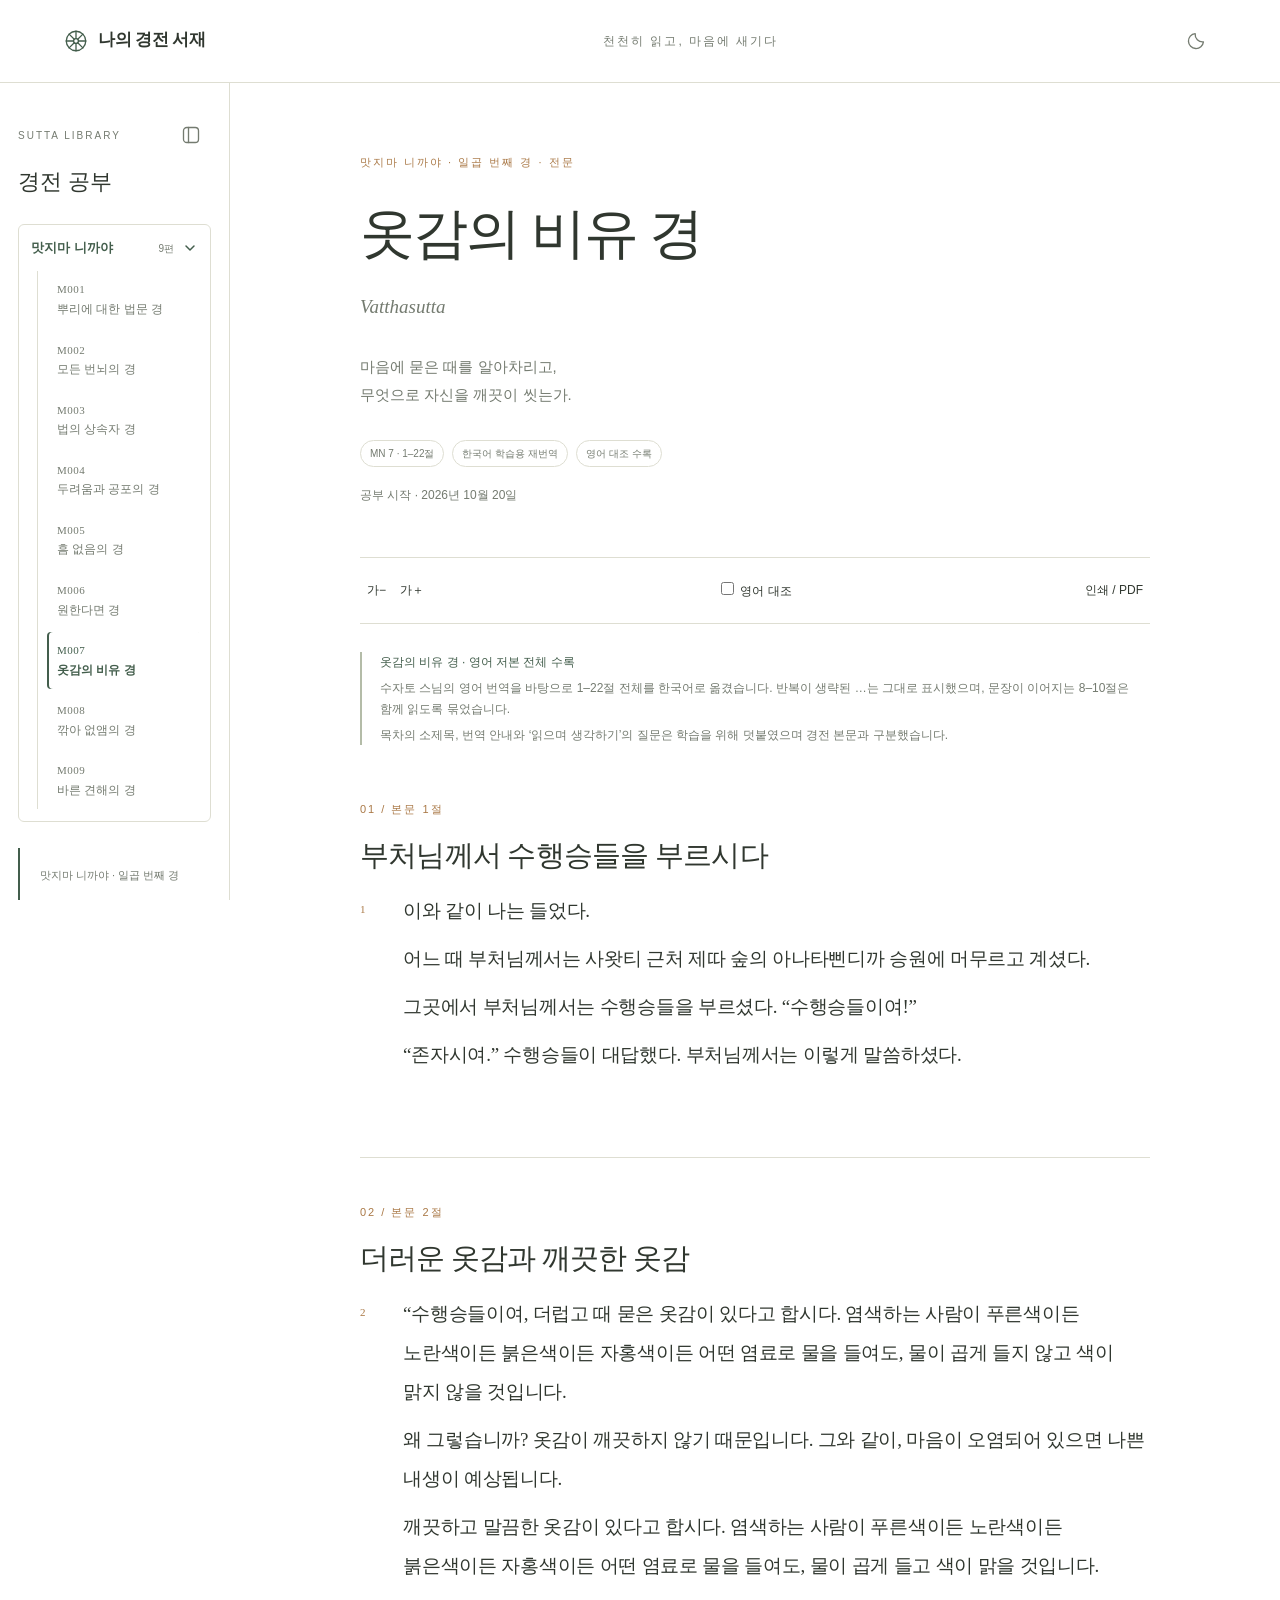
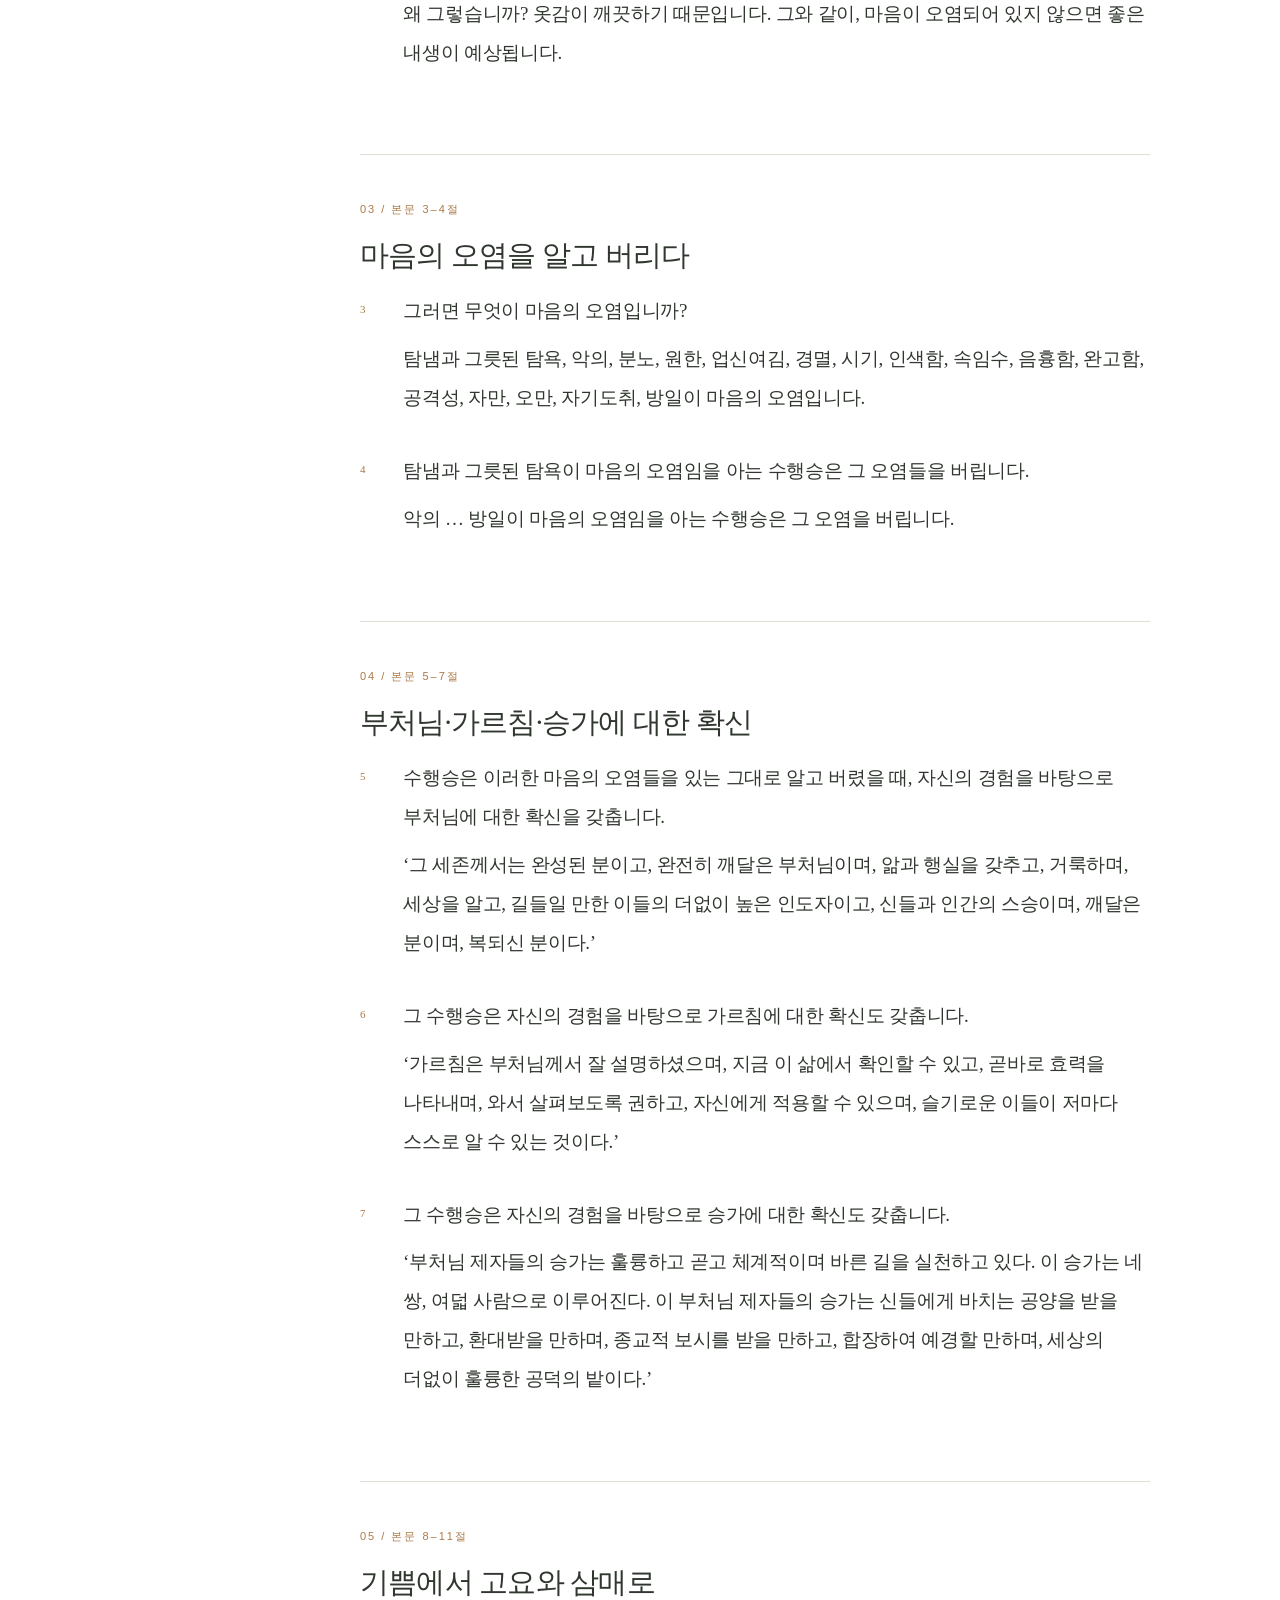
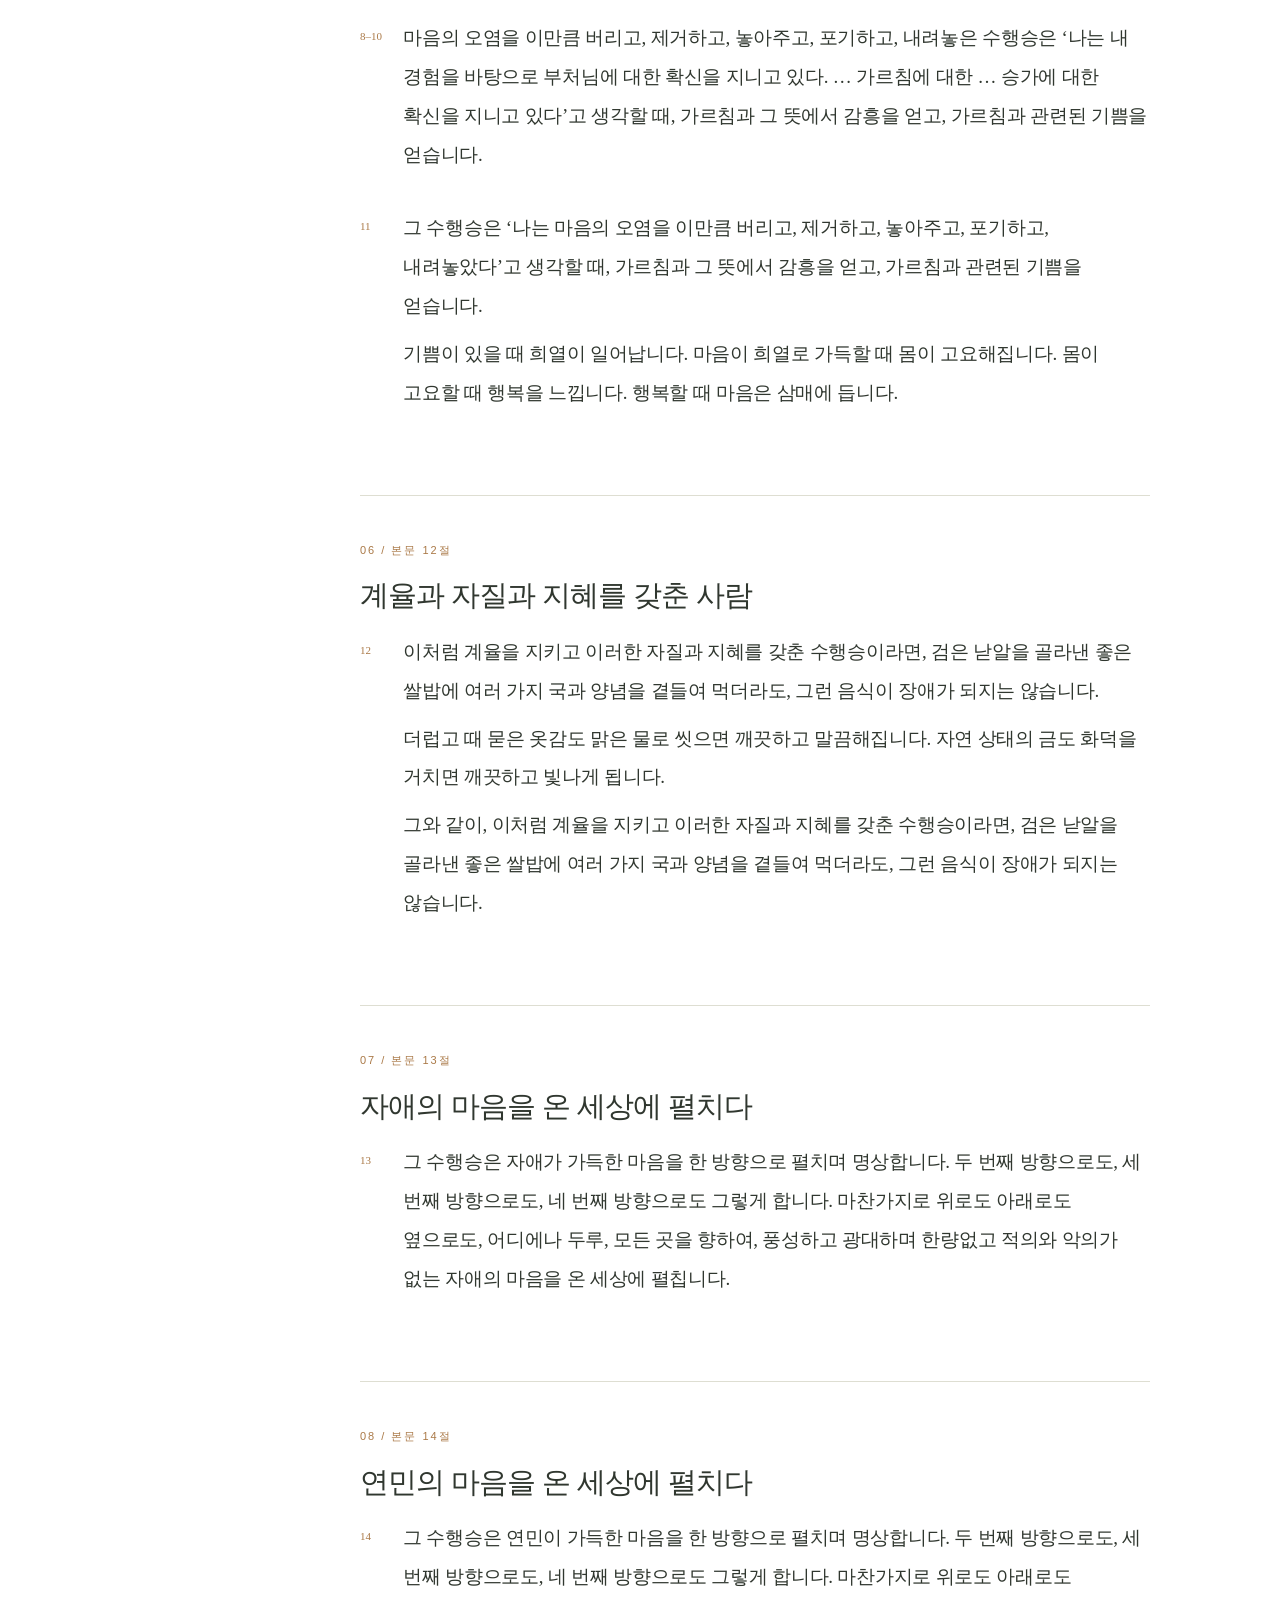
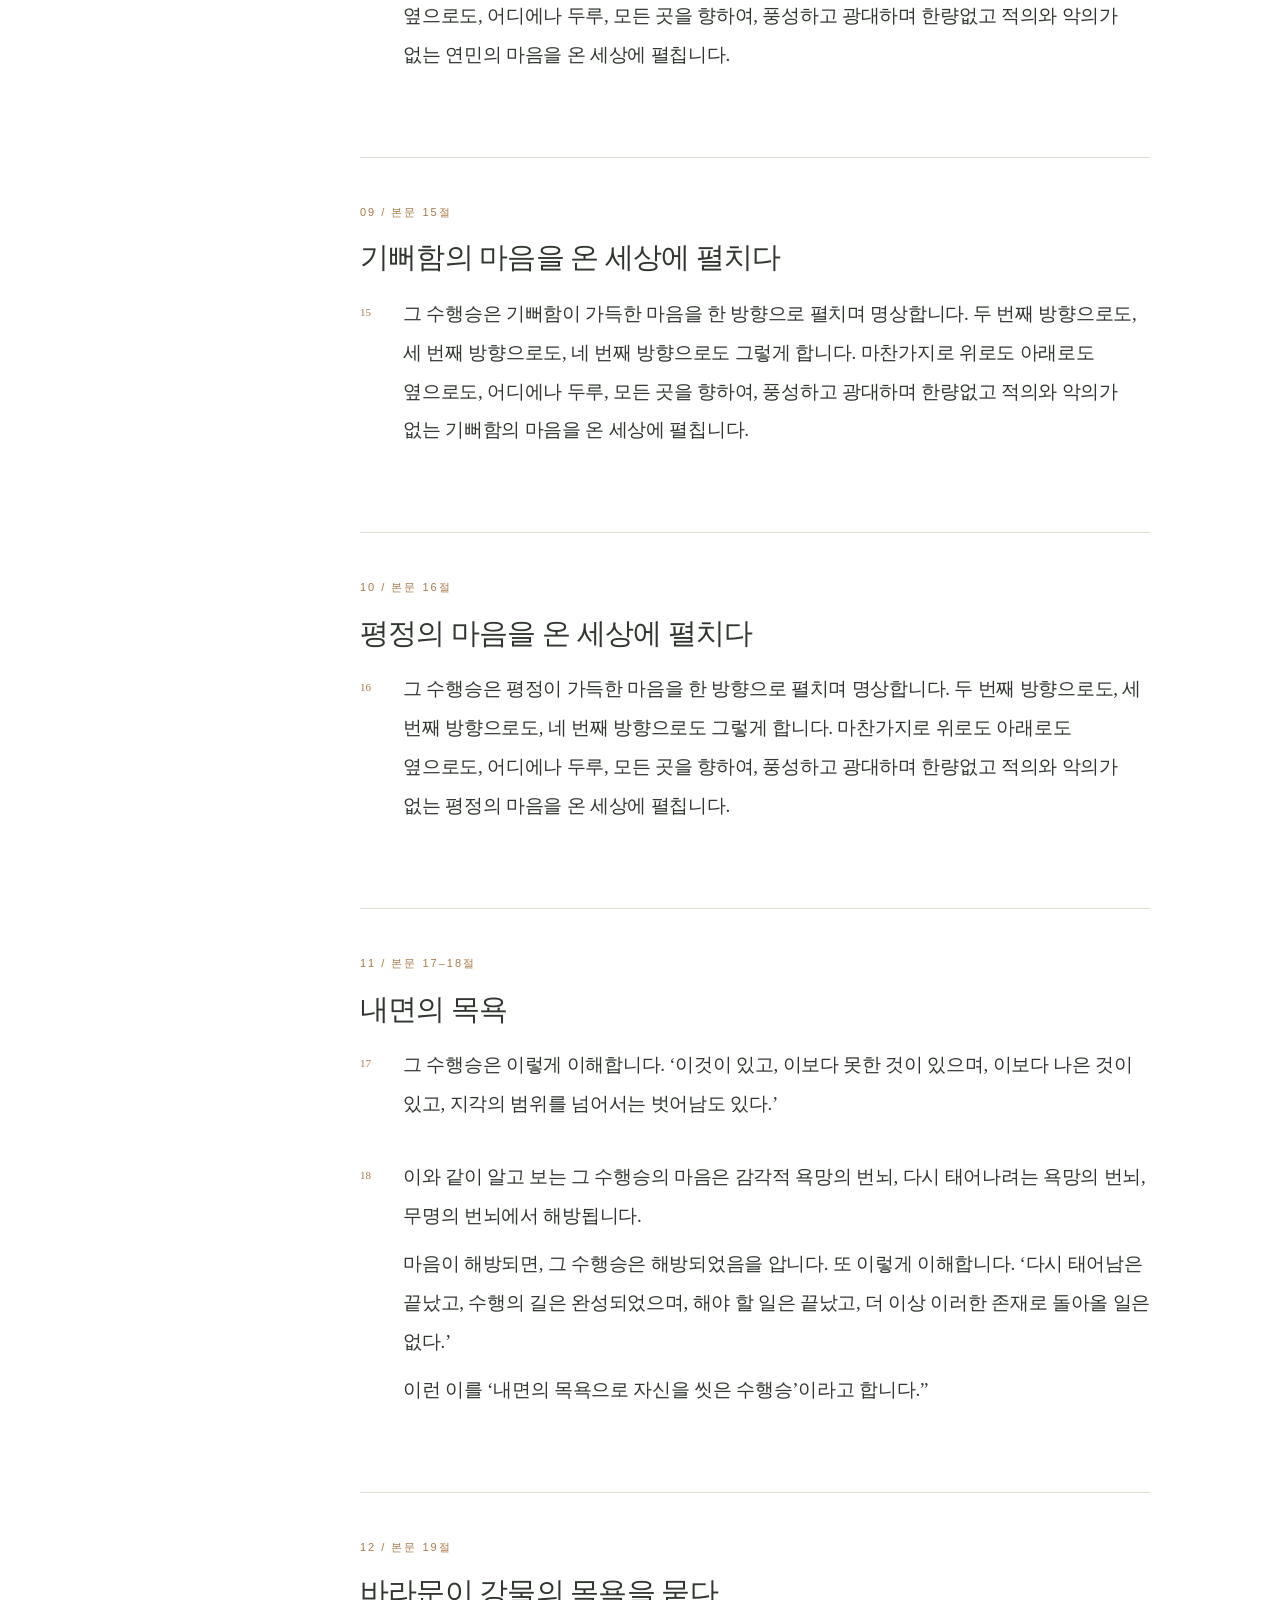
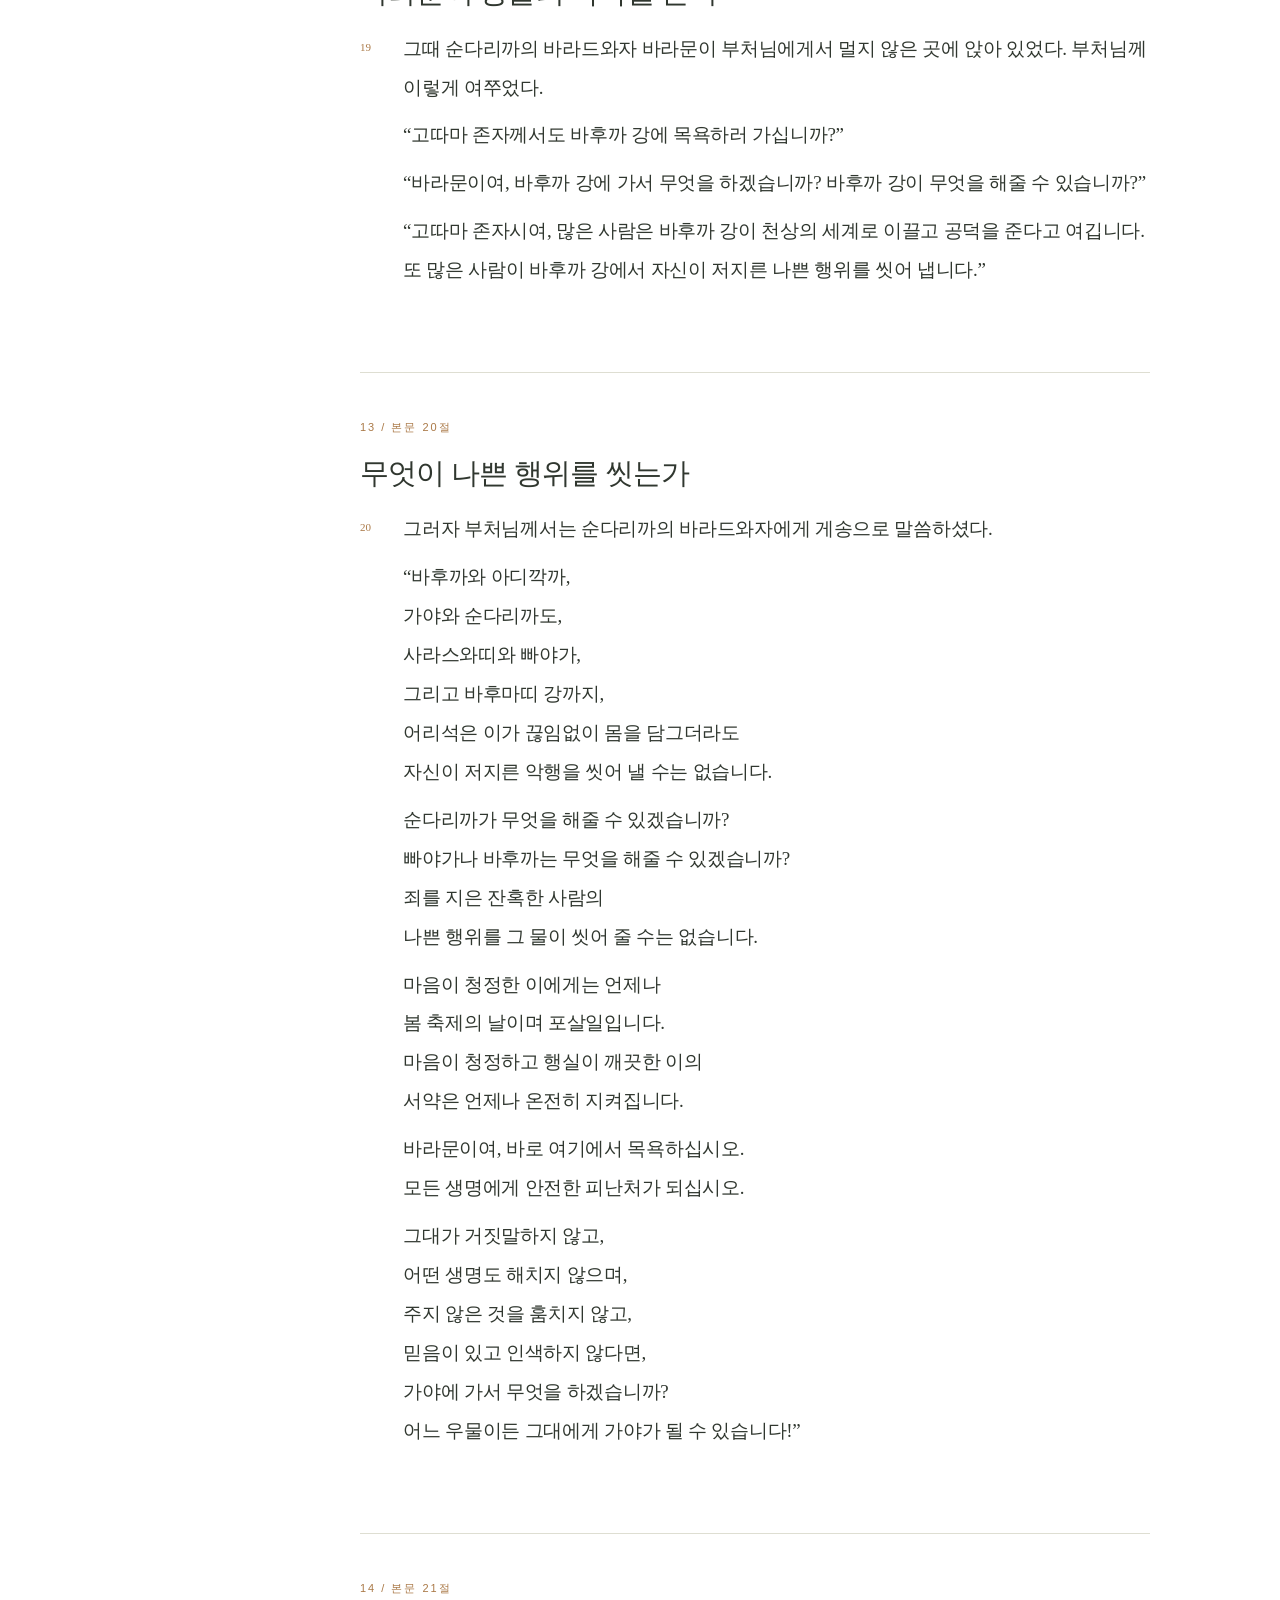
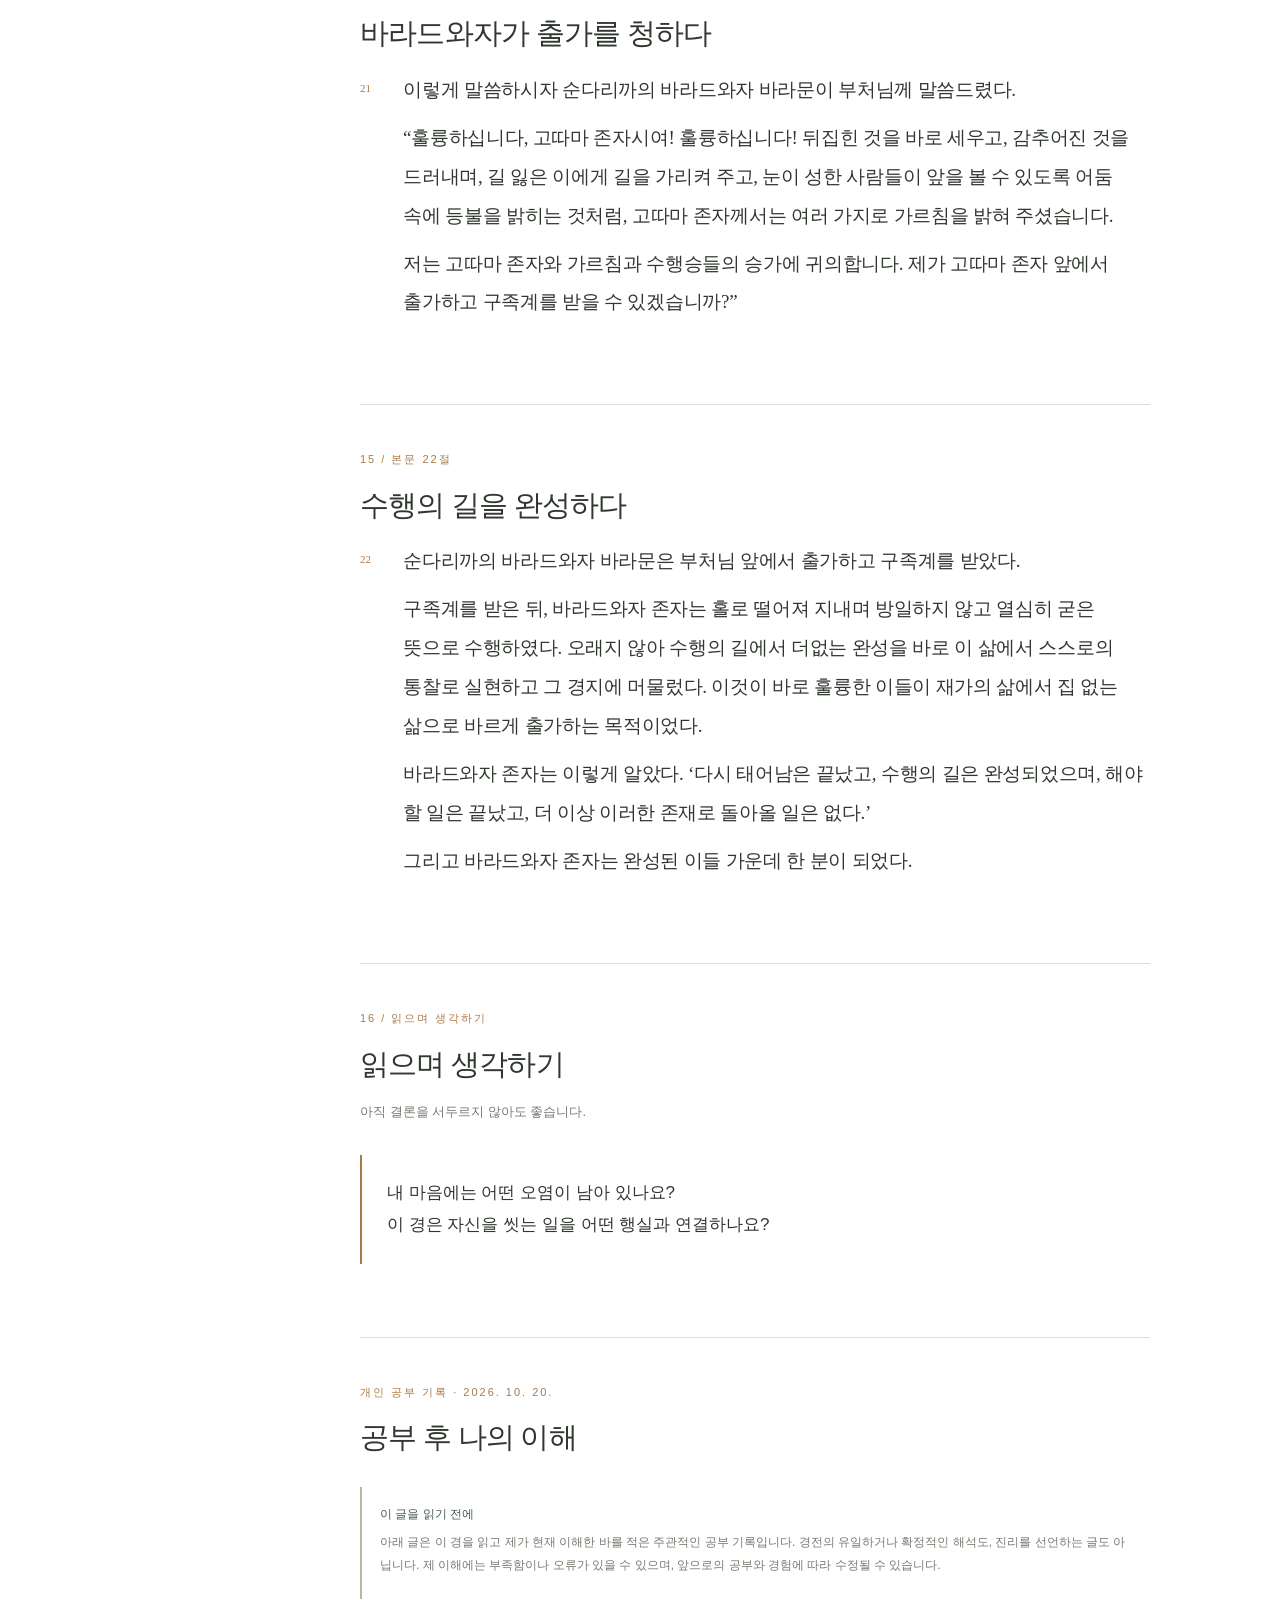
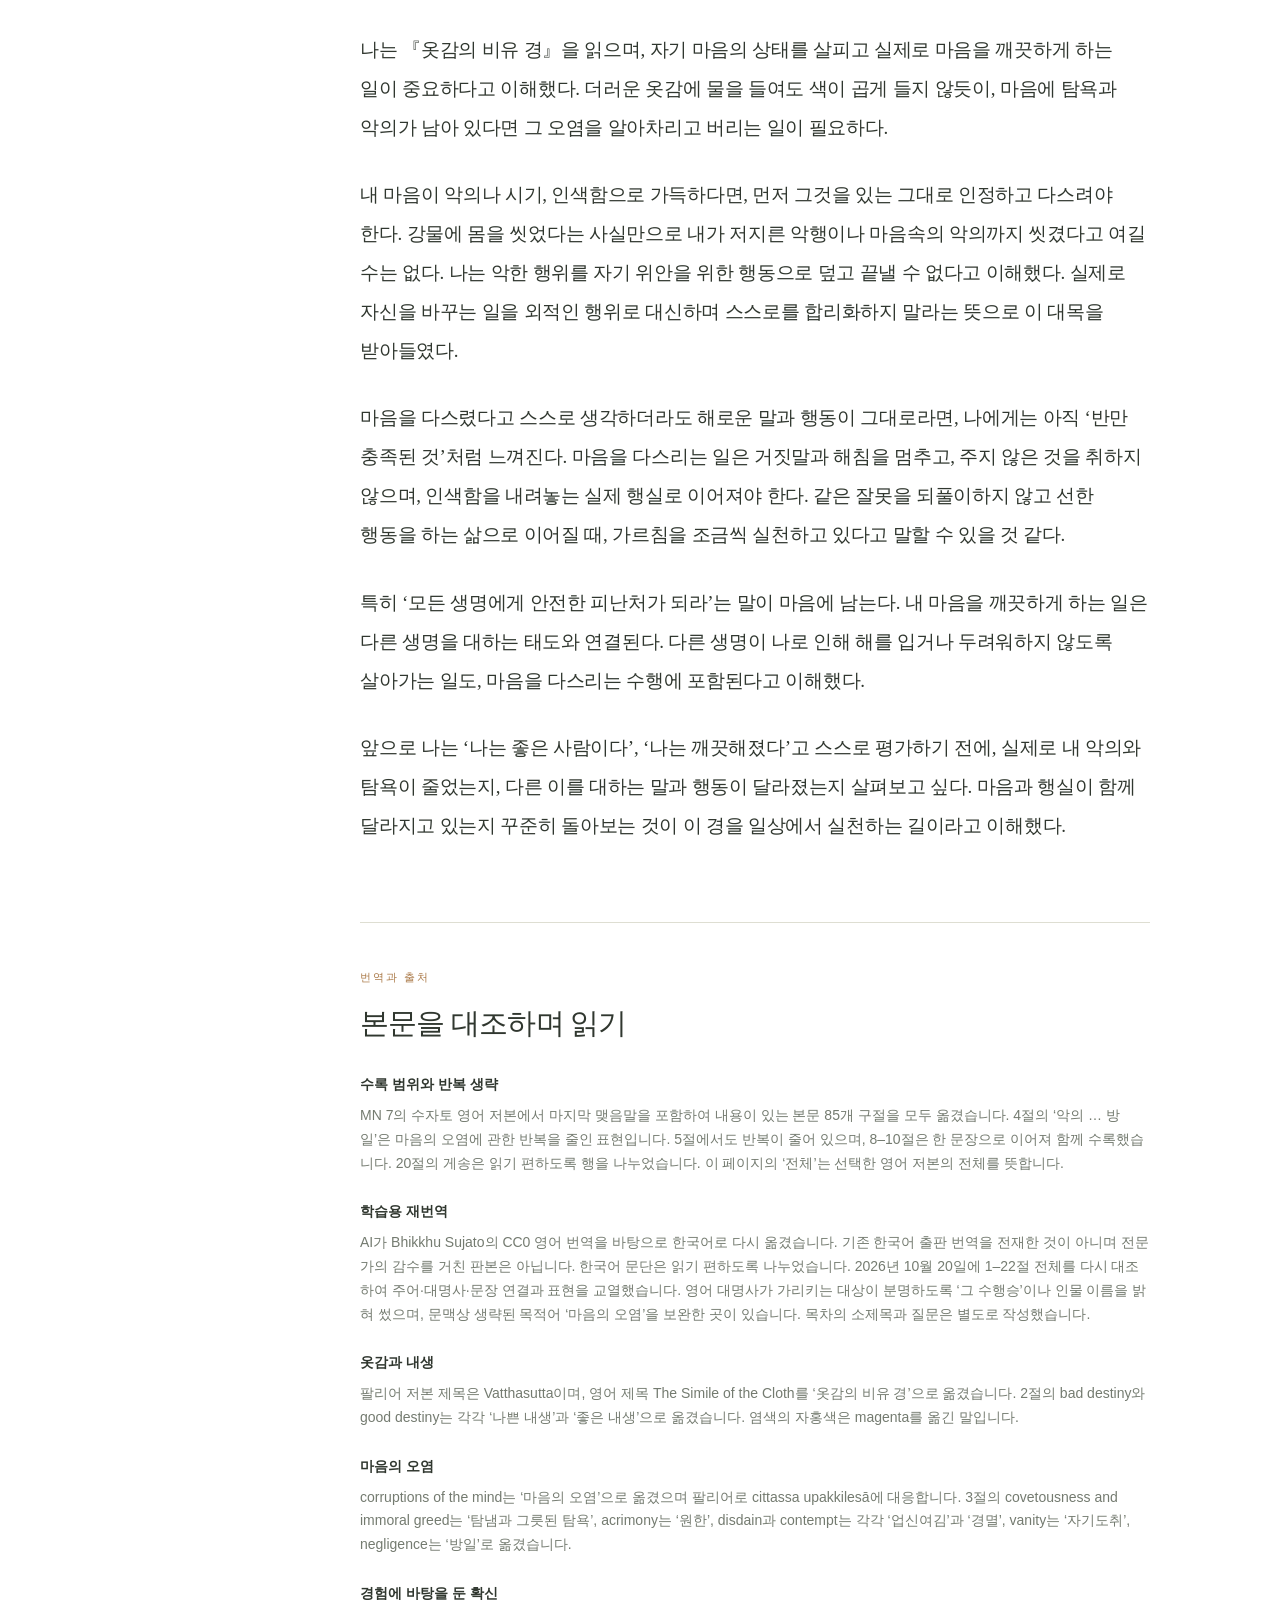
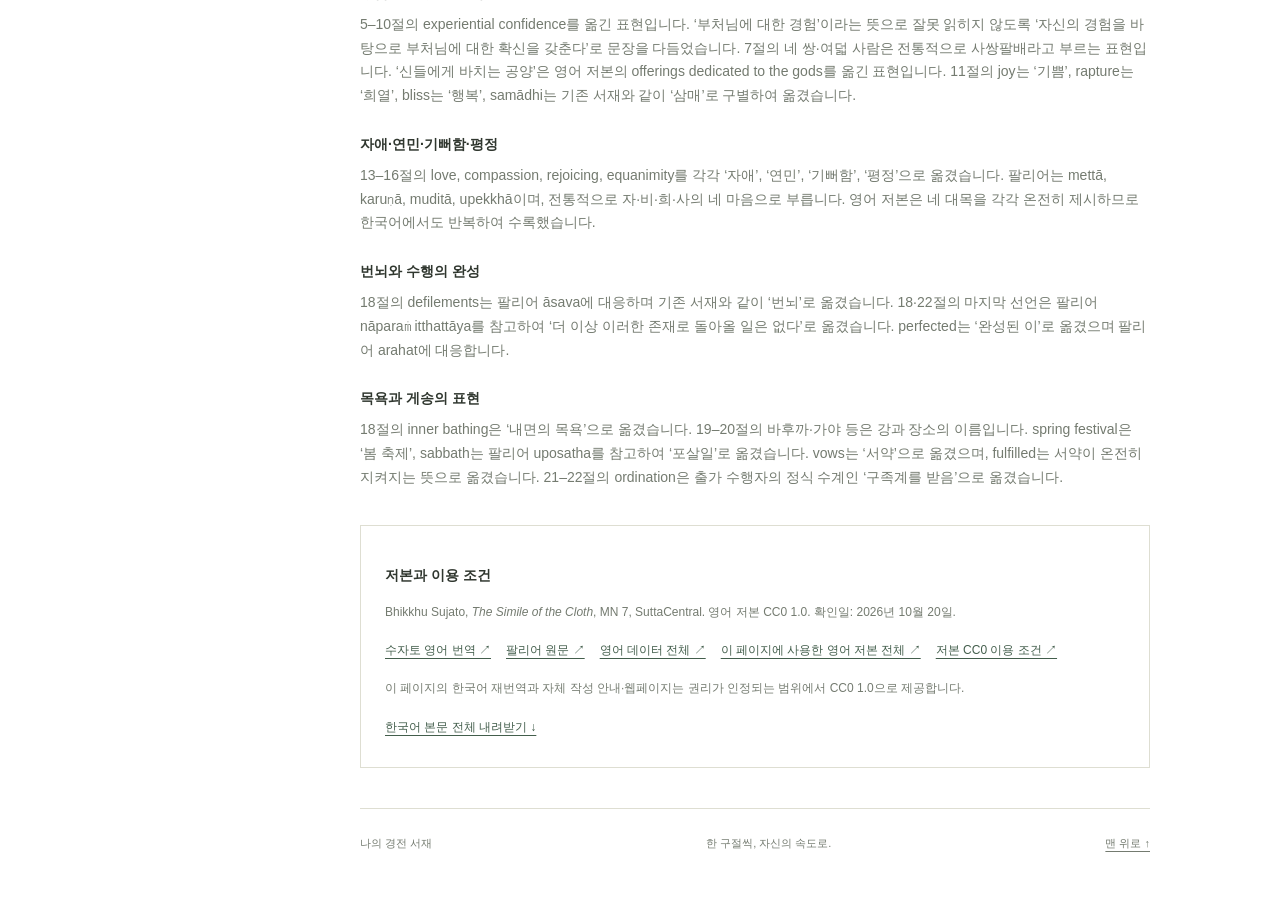
<file: mn7.html>
<!doctype html>
<html lang="ko"><head><meta charset="utf-8"><meta name="viewport" content="width=device-width,initial-scale=1">
<meta name="description" content="맛지마 니까야 M007 옷감의 비유 경. 수자토 영어 저본의 1–22절 전체를 옮긴 한국어 학습용 재번역과 영어 대조.">
<title>옷감의 비유 경 · 전문 · 나의 경전 서재</title><link rel="stylesheet" href="style.css?v=20261012-white"><link rel="stylesheet" href="library.css?v=20261012-icons">
<style>
.commentary{margin:26px 0 28px 43px;padding:23px 25px;background:var(--paper);border:1px solid var(--line);border-radius:5px;font-size:15px;line-height:1.95;word-break:keep-all;overflow-wrap:anywhere}.commentary .label{font-size:11px;letter-spacing:1px;color:var(--accent)}.commentary h3{font-size:17px;margin:8px 0 12px;color:var(--green)}.commentary p{margin:10px 0}.commentary ul,.commentary ol{padding-left:23px}.commentary li{margin:9px 0}.commentary .example{border-left:2px solid var(--line);padding-left:16px;margin-top:20px}.method-list{padding-left:23px}.method-list li{margin:10px 0}.method-list strong{color:var(--green)}.study-question{padding:22px 25px;border-left:2px solid var(--accent);background:var(--paper);font-size:17px;line-height:1.9;margin:25px 0}.next-reading{padding:22px;border:1px solid var(--line);border-radius:5px;margin:30px 0;font-size:14px}.next-reading p{margin:8px 0;color:var(--muted)}.next-reading a{color:var(--green)}.study-date{font-size:12px;color:var(--muted);margin-top:18px}
@media(max-width:700px){.commentary{margin-left:0;padding:19px;font-size:15px}.commentary h3{font-size:16px}.study-question{font-size:16px}.hero h1{font-size:40px}.hero .eyebrow{letter-spacing:1px}}
@media print{.commentary{margin-left:0;font-size:11pt}.reading-note{display:block}.next-reading{display:none}.commentary,.study-question{background:white}.chapter{break-before:auto}.english{font-size:10pt}}
@media(min-width:701px){aside{max-height:calc(100dvh - 25px);overflow-y:auto;scrollbar-width:thin;padding-bottom:20px}}
.personal-reflection{margin-top:28px}.personal-reflection .korean p{margin-bottom:1.5em}.reflection-notice{margin:24px 0 32px;padding:16px 18px;background:var(--paper);line-height:1.9}@media print{.reflection-notice{display:block!important}.personal-reflection{break-before:page}}</style></head>
<body><a class="skip" href="#reading">본문으로 이동</a><div id="progress" aria-hidden="true"></div>
<header><div class="header-brand"><button id="sidebar-open" class="icon-button" aria-label="목차 펼치기" title="목차 펼치기" aria-expanded="false" aria-controls="reader-sidebar" hidden><svg viewBox="0 0 24 24" width="20" height="20" fill="none" stroke="currentColor" stroke-width="1.6" stroke-linecap="round" stroke-linejoin="round" aria-hidden="true" focusable="false"><rect x="3" y="3" width="18" height="18" rx="4"/><path d="M9 3v18"/></svg></button><a class="brand" href="index.html"><svg class="brand-mark" xmlns="http://www.w3.org/2000/svg" viewBox="0 0 32 32" width="24" height="24" aria-hidden="true" focusable="false"><g fill="none" stroke="currentColor" stroke-width="1.75" stroke-linecap="round" stroke-linejoin="round"><circle cx="16" cy="16" r="13"/><path d="M16 12.75L16 3"/><path d="M18.298097 13.701903L25.192388 6.807612"/><path d="M19.25 16L29 16"/><path d="M18.298097 18.298097L25.192388 25.192388"/><path d="M16 19.25L16 29"/><path d="M13.701903 18.298097L6.807612 25.192388"/><path d="M12.75 16L3 16"/><path d="M13.701903 13.701903L6.807612 6.807612"/><circle cx="16" cy="16" r="3.25"/></g></svg><span class="brand-name">나의 경전 서재</span></a></div><span class="header-caption">천천히 읽고, 마음에 새기다</span><div class="header-actions"><button id="theme" class="icon-button" aria-label="어두운 화면으로 전환" title="어두운 화면으로 전환"><svg class="icon-moon" viewBox="0 0 24 24" width="20" height="20" fill="none" stroke="currentColor" stroke-width="1.6" stroke-linecap="round" stroke-linejoin="round" aria-hidden="true" focusable="false"><path d="M20.9 13A9 9 0 0 1 11 3.1 9 9 0 1 0 20.9 13Z"/></svg><svg class="icon-sun" viewBox="0 0 24 24" width="20" height="20" fill="none" stroke="currentColor" stroke-width="1.6" stroke-linecap="round" stroke-linejoin="round" aria-hidden="true" focusable="false"><circle cx="12" cy="12" r="4"/><path d="M12 2v2m0 16v2M2 12h2m16 0h2M4.9 4.9l1.4 1.4m11.4 11.4 1.4 1.4m0-14.2-1.4 1.4M6.3 17.7l-1.4 1.4"/></svg></button></div></header>
<div class="layout"><aside id="reader-sidebar"><div class="shelf-heading"><div class="shelf-label">SUTTA LIBRARY</div><button id="sidebar-toggle" class="icon-button" aria-label="목차 접기" title="목차 접기" aria-expanded="true" aria-controls="reader-sidebar"><svg viewBox="0 0 24 24" width="20" height="20" fill="none" stroke="currentColor" stroke-width="1.6" stroke-linecap="round" stroke-linejoin="round" aria-hidden="true" focusable="false"><rect x="3" y="3" width="18" height="18" rx="4"/><path d="M9 3v18"/></svg></button></div><div class="shelf-title">경전 공부</div><!-- library:start --><div class="library-tree" role="navigation" aria-label="경전 선택"><details class="library-category" open><summary><span class="library-category-title">맛지마 니까야</span><span class="library-count">9편</span><svg class="library-chevron" viewBox="0 0 16 16" width="16" height="16" aria-hidden="true" focusable="false"><path d="m6 4 4 4-4 4" fill="none" stroke="currentColor" stroke-width="1.5" stroke-linecap="round" stroke-linejoin="round"/></svg></summary><div class="library-books"><a class="library-book" href="index.html"><span class="library-code">M001</span><span class="library-book-title">뿌리에 대한 법문 경</span></a><a class="library-book" href="mn2.html"><span class="library-code">M002</span><span class="library-book-title">모든 번뇌의 경</span></a><a class="library-book" href="mn3.html"><span class="library-code">M003</span><span class="library-book-title">법의 상속자 경</span></a><a class="library-book" href="mn4.html"><span class="library-code">M004</span><span class="library-book-title">두려움과 공포의 경</span></a><a class="library-book" href="mn5.html"><span class="library-code">M005</span><span class="library-book-title">흠 없음의 경</span></a><a class="library-book" href="mn6.html"><span class="library-code">M006</span><span class="library-book-title">원한다면 경</span></a><a class="library-book" href="mn7.html" aria-current="page"><span class="library-code">M007</span><span class="library-book-title">옷감의 비유 경</span></a><a class="library-book" href="mn8.html"><span class="library-code">M008</span><span class="library-book-title">깎아 없앰의 경</span></a><a class="library-book" href="mn9.html"><span class="library-code">M009</span><span class="library-book-title">바른 견해의 경</span></a></div></details></div><!-- library:end --><div class="book-card"><span>맛지마 니까야 · 일곱 번째 경</span><strong>M007</strong><p>옷감의 비유 경</p></div>
<nav aria-label="본문 목차"><a href="#opening"><span>01</span>부처님께서 수행승들을 부르시다</a><a href="#cloth"><span>02</span>더러운 옷감과 깨끗한 옷감</a><a href="#corruptions"><span>03</span>마음의 오염을 알고 버리다</a><a href="#confidence"><span>04</span>부처님·가르침·승가에 대한 확신</a><a href="#joy"><span>05</span>기쁨에서 고요와 삼매로</a><a href="#food"><span>06</span>계율과 자질과 지혜를 갖춘 사람</a><a href="#love"><span>07</span>자애의 마음을 온 세상에 펼치다</a><a href="#compassion"><span>08</span>연민의 마음을 온 세상에 펼치다</a><a href="#rejoicing"><span>09</span>기뻐함의 마음을 온 세상에 펼치다</a><a href="#equanimity"><span>10</span>평정의 마음을 온 세상에 펼치다</a><a href="#release"><span>11</span>내면의 목욕</a><a href="#river"><span>12</span>바라문이 강물의 목욕을 묻다</a><a href="#bathing"><span>13</span>무엇이 나쁜 행위를 씻는가</a><a href="#refuge"><span>14</span>바라드와자가 출가를 청하다</a><a href="#completion"><span>15</span>수행의 길을 완성하다</a><a href="#pause"><span>16</span>읽으며 생각하기</a><a href="#my-understanding"><span>17</span>공부 후 나의 이해</a></nav><a class="source-nav" href="#translation">번역과 출처 ↗</a></aside>
<main id="top"><div class="hero"><div class="eyebrow">맛지마 니까야 · 일곱 번째 경 · 전문</div><h1>옷감의 비유 경</h1><p class="pali" lang="pi">Vatthasutta</p><p class="intro">마음에 묻은 때를 알아차리고,<br>무엇으로 자신을 깨끗이 씻는가.</p><div class="hero-meta"><span>MN 7 · 1–22절</span><span>한국어 학습용 재번역</span><span>영어 대조 수록</span></div><p class="study-date">공부 시작 · 2026년 10월 20일</p></div>
<div class="toolbar" aria-label="읽기 설정"><div><button id="smaller" aria-label="글자 작게">가−</button><button id="larger" aria-label="글자 크게">가＋</button></div><label><input id="english-toggle" type="checkbox"> 영어 대조</label><button id="print">인쇄 / PDF</button></div>
<div class="reading-note"><strong>옷감의 비유 경 · 영어 저본 전체 수록</strong><p>수자토 스님의 영어 번역을 바탕으로 1–22절 전체를 한국어로 옮겼습니다. 반복이 생략된 …는 그대로 표시했으며, 문장이 이어지는 8–10절은 함께 읽도록 묶었습니다.</p><p>목차의 소제목, 번역 안내와 ‘읽으며 생각하기’의 질문은 학습을 위해 덧붙였으며 경전 본문과 구분했습니다.</p></div>
<div id="reading">
<section id="opening" class="chapter"><div class="chapter-label">01 / 본문 1절</div><h2>부처님께서 수행승들을 부르시다</h2><article id="p1" class="verse"><a class="number" href="#p1" aria-label="1절 링크">1</a><div><div class="korean"><p>이와 같이 나는 들었다.</p><p>어느 때 부처님께서는 사왓티 근처 제따 숲의 아나타삔디까 승원에 머무르고 계셨다.</p><p>그곳에서 부처님께서는 수행승들을 부르셨다. “수행승들이여!”</p><p>“존자시여.” 수행승들이 대답했다. 부처님께서는 이렇게 말씀하셨다.</p></div><p class="english" lang="en">So I have heard. At one time the Buddha was staying near Sāvatthī in Jeta’s Grove, Anāthapiṇḍika’s monastery. There the Buddha addressed the mendicants, “Mendicants!” “Venerable sir,” they replied. The Buddha said this:</p></div></article></section>
<section id="cloth" class="chapter"><div class="chapter-label">02 / 본문 2절</div><h2>더러운 옷감과 깨끗한 옷감</h2><article id="p2" class="verse"><a class="number" href="#p2" aria-label="2절 링크">2</a><div><div class="korean"><p>“수행승들이여, 더럽고 때 묻은 옷감이 있다고 합시다. 염색하는 사람이 푸른색이든 노란색이든 붉은색이든 자홍색이든 어떤 염료로 물을 들여도, 물이 곱게 들지 않고 색이 맑지 않을 것입니다.</p><p>왜 그렇습니까? 옷감이 깨끗하지 않기 때문입니다. 그와 같이, 마음이 오염되어 있으면 나쁜 내생이 예상됩니다.</p><p>깨끗하고 말끔한 옷감이 있다고 합시다. 염색하는 사람이 푸른색이든 노란색이든 붉은색이든 자홍색이든 어떤 염료로 물을 들여도, 물이 곱게 들고 색이 맑을 것입니다.</p><p>왜 그렇습니까? 옷감이 깨끗하기 때문입니다. 그와 같이, 마음이 오염되어 있지 않으면 좋은 내생이 예상됩니다.</p></div><p class="english" lang="en">“Suppose, mendicants, there was a cloth that was dirty and soiled. No matter what dye the dyer applied—whether blue or yellow or red or magenta—it would look poorly dyed and impure in color. Why is that? Because of the impurity of the cloth. In the same way, when the mind is corrupt, a bad destiny is to be expected. Suppose there was a cloth that was pure and clean. No matter what dye the dyer applied—whether blue or yellow or red or magenta—it would look well dyed and pure in color. Why is that? Because of the purity of the cloth. In the same way, when the mind isn’t corrupt, a good destiny is to be expected.</p></div></article></section>
<section id="corruptions" class="chapter"><div class="chapter-label">03 / 본문 3–4절</div><h2>마음의 오염을 알고 버리다</h2><article id="p3" class="verse"><a class="number" href="#p3" aria-label="3절 링크">3</a><div><div class="korean"><p>그러면 무엇이 마음의 오염입니까?</p><p>탐냄과 그릇된 탐욕, 악의, 분노, 원한, 업신여김, 경멸, 시기, 인색함, 속임수, 음흉함, 완고함, 공격성, 자만, 오만, 자기도취, 방일이 마음의 오염입니다.</p></div><p class="english" lang="en">And what are the corruptions of the mind? Covetousness and immoral greed, ill will, anger, acrimony, disdain, contempt, jealousy, stinginess, deceit, deviousness, obstinacy, aggression, conceit, arrogance, vanity, and negligence are corruptions of the mind.</p></div></article><article id="p4" class="verse"><a class="number" href="#p4" aria-label="4절 링크">4</a><div><div class="korean"><p>탐냄과 그릇된 탐욕이 마음의 오염임을 아는 수행승은 그 오염들을 버립니다.</p><p>악의 … 방일이 마음의 오염임을 아는 수행승은 그 오염을 버립니다.</p></div><p class="english" lang="en">A mendicant who understands that covetousness and immoral greed are corruptions of the mind gives them up. A mendicant who understands that ill will … negligence is a corruption of the mind gives it up.</p></div></article></section>
<section id="confidence" class="chapter"><div class="chapter-label">04 / 본문 5–7절</div><h2>부처님·가르침·승가에 대한 확신</h2><article id="p5" class="verse"><a class="number" href="#p5" aria-label="5절 링크">5</a><div><div class="korean"><p>수행승은 이러한 마음의 오염들을 있는 그대로 알고 버렸을 때, 자신의 경험을 바탕으로 부처님에 대한 확신을 갖춥니다.</p><p>‘그 세존께서는 완성된 분이고, 완전히 깨달은 부처님이며, 앎과 행실을 갖추고, 거룩하며, 세상을 알고, 길들일 만한 이들의 더없이 높은 인도자이고, 신들과 인간의 스승이며, 깨달은 분이며, 복되신 분이다.’</p></div><p class="english" lang="en">When they have understood these corruptions of the mind for what they are, and have given them up, they have experiential confidence in the Buddha: ‘That Blessed One is perfected, a fully awakened Buddha, accomplished in knowledge and conduct, holy, knower of the world, supreme guide for those fit for training, teacher of gods and humans, awakened, blessed.’</p></div></article><article id="p6" class="verse"><a class="number" href="#p6" aria-label="6절 링크">6</a><div><div class="korean"><p>그 수행승은 자신의 경험을 바탕으로 가르침에 대한 확신도 갖춥니다.</p><p>‘가르침은 부처님께서 잘 설명하셨으며, 지금 이 삶에서 확인할 수 있고, 곧바로 효력을 나타내며, 와서 살펴보도록 권하고, 자신에게 적용할 수 있으며, 슬기로운 이들이 저마다 스스로 알 수 있는 것이다.’</p></div><p class="english" lang="en">They have experiential confidence in the teaching: ‘The teaching is well explained by the Buddha—apparent in the present life, immediately effective, inviting inspection, relevant, so that sensible people can know it for themselves.’</p></div></article><article id="p7" class="verse"><a class="number" href="#p7" aria-label="7절 링크">7</a><div><div class="korean"><p>그 수행승은 자신의 경험을 바탕으로 승가에 대한 확신도 갖춥니다.</p><p>‘부처님 제자들의 승가는 훌륭하고 곧고 체계적이며 바른 길을 실천하고 있다. 이 승가는 네 쌍, 여덟 사람으로 이루어진다. 이 부처님 제자들의 승가는 신들에게 바치는 공양을 받을 만하고, 환대받을 만하며, 종교적 보시를 받을 만하고, 합장하여 예경할 만하며, 세상의 더없이 훌륭한 공덕의 밭이다.’</p></div><p class="english" lang="en">They have experiential confidence in the Saṅgha: ‘The Saṅgha of the Buddha’s disciples is practicing the way that’s good, direct, systematic, and proper. It consists of the four pairs, the eight individual persons. This is the Saṅgha of the Buddha’s disciples that is worthy of offerings dedicated to the gods, worthy of hospitality, worthy of a religious donation, worthy of greeting with cupped palms, and is the supreme field of merit for the world.’</p></div></article></section>
<section id="joy" class="chapter"><div class="chapter-label">05 / 본문 8–11절</div><h2>기쁨에서 고요와 삼매로</h2><article id="p8-10" class="verse"><a class="number" href="#p8-10" aria-label="8–10절 링크">8–10</a><div><div class="korean"><p>마음의 오염을 이만큼 버리고, 제거하고, 놓아주고, 포기하고, 내려놓은 수행승은 ‘나는 내 경험을 바탕으로 부처님에 대한 확신을 지니고 있다. … 가르침에 대한 … 승가에 대한 확신을 지니고 있다’고 생각할 때, 가르침과 그 뜻에서 감흥을 얻고, 가르침과 관련된 기쁨을 얻습니다.</p></div><p class="english" lang="en">When a mendicant has discarded, eliminated, released, given up, and relinquished to this extent, thinking, ‘I have experiential confidence in the Buddha … the teaching … the Saṅgha,’ they find inspiration in the meaning and the teaching, and find joy connected with the teaching.</p></div></article><article id="p11" class="verse"><a class="number" href="#p11" aria-label="11절 링크">11</a><div><div class="korean"><p>그 수행승은 ‘나는 마음의 오염을 이만큼 버리고, 제거하고, 놓아주고, 포기하고, 내려놓았다’고 생각할 때, 가르침과 그 뜻에서 감흥을 얻고, 가르침과 관련된 기쁨을 얻습니다.</p><p>기쁨이 있을 때 희열이 일어납니다. 마음이 희열로 가득할 때 몸이 고요해집니다. 몸이 고요할 때 행복을 느낍니다. 행복할 때 마음은 삼매에 듭니다.</p></div><p class="english" lang="en">Thinking: ‘I have discarded, eliminated, released, given up, and relinquished to this extent,’ they find inspiration in the meaning and the teaching, and find joy connected with the teaching. When they’re joyful, rapture springs up. When the mind is full of rapture, the body becomes tranquil. When the body is tranquil, they feel bliss. And when they’re blissful, the mind becomes immersed in samādhi.</p></div></article></section>
<section id="food" class="chapter"><div class="chapter-label">06 / 본문 12절</div><h2>계율과 자질과 지혜를 갖춘 사람</h2><article id="p12" class="verse"><a class="number" href="#p12" aria-label="12절 링크">12</a><div><div class="korean"><p>이처럼 계율을 지키고 이러한 자질과 지혜를 갖춘 수행승이라면, 검은 낟알을 골라낸 좋은 쌀밥에 여러 가지 국과 양념을 곁들여 먹더라도, 그런 음식이 장애가 되지는 않습니다.</p><p>더럽고 때 묻은 옷감도 맑은 물로 씻으면 깨끗하고 말끔해집니다. 자연 상태의 금도 화덕을 거치면 깨끗하고 빛나게 됩니다.</p><p>그와 같이, 이처럼 계율을 지키고 이러한 자질과 지혜를 갖춘 수행승이라면, 검은 낟알을 골라낸 좋은 쌀밥에 여러 가지 국과 양념을 곁들여 먹더라도, 그런 음식이 장애가 되지는 않습니다.</p></div><p class="english" lang="en">When a mendicant of such ethics, such qualities, and such wisdom eats boiled fine rice with the dark grains picked out and served with many soups and sauces, that is no obstacle for them. Compare with cloth that is dirty and soiled; it can be made pure and clean by pure water. Or native gold, which can be made pure and bright by a forge. In the same way, when a mendicant of such ethics, such qualities, and such wisdom eats boiled fine rice with the dark grains picked out and served with many soups and sauces, that is no obstacle for them.</p></div></article></section>
<section id="love" class="chapter"><div class="chapter-label">07 / 본문 13절</div><h2>자애의 마음을 온 세상에 펼치다</h2><article id="p13" class="verse"><a class="number" href="#p13" aria-label="13절 링크">13</a><div><div class="korean"><p>그 수행승은 자애가 가득한 마음을 한 방향으로 펼치며 명상합니다. 두 번째 방향으로도, 세 번째 방향으로도, 네 번째 방향으로도 그렇게 합니다. 마찬가지로 위로도 아래로도 옆으로도, 어디에나 두루, 모든 곳을 향하여, 풍성하고 광대하며 한량없고 적의와 악의가 없는 자애의 마음을 온 세상에 펼칩니다.</p></div><p class="english" lang="en">They meditate spreading a heart full of love to one direction, and to the second, and to the third, and to the fourth. In the same way above, below, across, everywhere, all around, they spread a heart full of love to the whole world—abundant, expansive, limitless, free of enmity and ill will.</p></div></article></section>
<section id="compassion" class="chapter"><div class="chapter-label">08 / 본문 14절</div><h2>연민의 마음을 온 세상에 펼치다</h2><article id="p14" class="verse"><a class="number" href="#p14" aria-label="14절 링크">14</a><div><div class="korean"><p>그 수행승은 연민이 가득한 마음을 한 방향으로 펼치며 명상합니다. 두 번째 방향으로도, 세 번째 방향으로도, 네 번째 방향으로도 그렇게 합니다. 마찬가지로 위로도 아래로도 옆으로도, 어디에나 두루, 모든 곳을 향하여, 풍성하고 광대하며 한량없고 적의와 악의가 없는 연민의 마음을 온 세상에 펼칩니다.</p></div><p class="english" lang="en">They meditate spreading a heart full of compassion to one direction, and to the second, and to the third, and to the fourth. In the same way above, below, across, everywhere, all around, they spread a heart full of compassion to the whole world—abundant, expansive, limitless, free of enmity and ill will.</p></div></article></section>
<section id="rejoicing" class="chapter"><div class="chapter-label">09 / 본문 15절</div><h2>기뻐함의 마음을 온 세상에 펼치다</h2><article id="p15" class="verse"><a class="number" href="#p15" aria-label="15절 링크">15</a><div><div class="korean"><p>그 수행승은 기뻐함이 가득한 마음을 한 방향으로 펼치며 명상합니다. 두 번째 방향으로도, 세 번째 방향으로도, 네 번째 방향으로도 그렇게 합니다. 마찬가지로 위로도 아래로도 옆으로도, 어디에나 두루, 모든 곳을 향하여, 풍성하고 광대하며 한량없고 적의와 악의가 없는 기뻐함의 마음을 온 세상에 펼칩니다.</p></div><p class="english" lang="en">They meditate spreading a heart full of rejoicing to one direction, and to the second, and to the third, and to the fourth. In the same way above, below, across, everywhere, all around, they spread a heart full of rejoicing to the whole world—abundant, expansive, limitless, free of enmity and ill will.</p></div></article></section>
<section id="equanimity" class="chapter"><div class="chapter-label">10 / 본문 16절</div><h2>평정의 마음을 온 세상에 펼치다</h2><article id="p16" class="verse"><a class="number" href="#p16" aria-label="16절 링크">16</a><div><div class="korean"><p>그 수행승은 평정이 가득한 마음을 한 방향으로 펼치며 명상합니다. 두 번째 방향으로도, 세 번째 방향으로도, 네 번째 방향으로도 그렇게 합니다. 마찬가지로 위로도 아래로도 옆으로도, 어디에나 두루, 모든 곳을 향하여, 풍성하고 광대하며 한량없고 적의와 악의가 없는 평정의 마음을 온 세상에 펼칩니다.</p></div><p class="english" lang="en">They meditate spreading a heart full of equanimity to one direction, and to the second, and to the third, and to the fourth. In the same way above, below, across, everywhere, all around, they spread a heart full of equanimity to the whole world—abundant, expansive, limitless, free of enmity and ill will.</p></div></article></section>
<section id="release" class="chapter"><div class="chapter-label">11 / 본문 17–18절</div><h2>내면의 목욕</h2><article id="p17" class="verse"><a class="number" href="#p17" aria-label="17절 링크">17</a><div><div class="korean"><p>그 수행승은 이렇게 이해합니다. ‘이것이 있고, 이보다 못한 것이 있으며, 이보다 나은 것이 있고, 지각의 범위를 넘어서는 벗어남도 있다.’</p></div><p class="english" lang="en">They understand: ‘There is this, there is what is worse than this, there is what is better than this, and there is an escape beyond the scope of perception.’</p></div></article><article id="p18" class="verse"><a class="number" href="#p18" aria-label="18절 링크">18</a><div><div class="korean"><p>이와 같이 알고 보는 그 수행승의 마음은 감각적 욕망의 번뇌, 다시 태어나려는 욕망의 번뇌, 무명의 번뇌에서 해방됩니다.</p><p>마음이 해방되면, 그 수행승은 해방되었음을 압니다. 또 이렇게 이해합니다. ‘다시 태어남은 끝났고, 수행의 길은 완성되었으며, 해야 할 일은 끝났고, 더 이상 이러한 존재로 돌아올 일은 없다.’</p><p>이런 이를 ‘내면의 목욕으로 자신을 씻은 수행승’이라고 합니다.”</p></div><p class="english" lang="en">Knowing and seeing like this, their mind is freed from the defilements of sensuality, desire to be reborn, and ignorance. When they’re freed, they know they’re freed. They understand: ‘Rebirth is ended, the spiritual journey has been completed, what had to be done has been done, there is nothing further for this place.’ This is called a mendicant who is bathed with the inner bathing.”</p></div></article></section>
<section id="river" class="chapter"><div class="chapter-label">12 / 본문 19절</div><h2>바라문이 강물의 목욕을 묻다</h2><article id="p19" class="verse"><a class="number" href="#p19" aria-label="19절 링크">19</a><div><div class="korean"><p>그때 순다리까의 바라드와자 바라문이 부처님에게서 멀지 않은 곳에 앉아 있었다. 부처님께 이렇게 여쭈었다.</p><p>“고따마 존자께서도 바후까 강에 목욕하러 가십니까?”</p><p>“바라문이여, 바후까 강에 가서 무엇을 하겠습니까? 바후까 강이 무엇을 해줄 수 있습니까?”</p><p>“고따마 존자시여, 많은 사람은 바후까 강이 천상의 세계로 이끌고 공덕을 준다고 여깁니다. 또 많은 사람이 바후까 강에서 자신이 저지른 나쁜 행위를 씻어 냅니다.”</p></div><p class="english" lang="en">Now at that time the brahmin Bhāradvāja of Sundarikā was sitting not far from the Buddha. He said to the Buddha, “But does Worthy Gotama go to the Bāhukā River to bathe?” “Brahmin, why go to the Bāhukā River? What can the Bāhukā River do?” “Many people deem that the Bāhukā River leads to a heavenly world and bestows merit. And many people rinse off their bad deeds in the Bāhukā River.”</p></div></article></section>
<section id="bathing" class="chapter"><div class="chapter-label">13 / 본문 20절</div><h2>무엇이 나쁜 행위를 씻는가</h2><article id="p20" class="verse"><a class="number" href="#p20" aria-label="20절 링크">20</a><div><div class="korean"><p>그러자 부처님께서는 순다리까의 바라드와자에게 게송으로 말씀하셨다.</p><p>“바후까와 아디깍까,<br>가야와 순다리까도,<br>사라스와띠와 빠야가,<br>그리고 바후마띠 강까지,<br>어리석은 이가 끊임없이 몸을 담그더라도<br>자신이 저지른 악행을 씻어 낼 수는 없습니다.</p><p>순다리까가 무엇을 해줄 수 있겠습니까?<br>빠야가나 바후까는 무엇을 해줄 수 있겠습니까?<br>죄를 지은 잔혹한 사람의<br>나쁜 행위를 그 물이 씻어 줄 수는 없습니다.</p><p>마음이 청정한 이에게는 언제나<br>봄 축제의 날이며 포살일입니다.<br>마음이 청정하고 행실이 깨끗한 이의<br>서약은 언제나 온전히 지켜집니다.</p><p>바라문이여, 바로 여기에서 목욕하십시오.<br>모든 생명에게 안전한 피난처가 되십시오.</p><p>그대가 거짓말하지 않고,<br>어떤 생명도 해치지 않으며,<br>주지 않은 것을 훔치지 않고,<br>믿음이 있고 인색하지 않다면,<br>가야에 가서 무엇을 하겠습니까?<br>어느 우물이든 그대에게 가야가 될 수 있습니다!”</p></div><p class="english" lang="en">Then the Buddha addressed Bhāradvāja of Sundarikā in verse: “The Bāhukā and the Adhikakkā, at Gayā and the Sundarikā too, Sarasvatī and Payāga, and the Bāhumatī River: a fool can constantly plunge into them but it won’t purify their dark deeds. What can the Sundarikā do? What the Payāga or the Bāhukā? They can’t cleanse a cruel person, a sinner from their bad deeds. For the pure in heart it’s always the spring festival or the sabbath. For the pure in heart and clean of deed, their vows will always be fulfilled. It’s here alone that you should bathe, brahmin, making yourself a sanctuary for all creatures. And if you speak no lies, nor harm any living creature, nor steal anything not given, and you’re faithful and not stingy: what’s the point of going to Gayā? For any well may be your Gayā!”</p></div></article></section>
<section id="refuge" class="chapter"><div class="chapter-label">14 / 본문 21절</div><h2>바라드와자가 출가를 청하다</h2><article id="p21" class="verse"><a class="number" href="#p21" aria-label="21절 링크">21</a><div><div class="korean"><p>이렇게 말씀하시자 순다리까의 바라드와자 바라문이 부처님께 말씀드렸다.</p><p>“훌륭하십니다, 고따마 존자시여! 훌륭하십니다! 뒤집힌 것을 바로 세우고, 감추어진 것을 드러내며, 길 잃은 이에게 길을 가리켜 주고, 눈이 성한 사람들이 앞을 볼 수 있도록 어둠 속에 등불을 밝히는 것처럼, 고따마 존자께서는 여러 가지로 가르침을 밝혀 주셨습니다.</p><p>저는 고따마 존자와 가르침과 수행승들의 승가에 귀의합니다. 제가 고따마 존자 앞에서 출가하고 구족계를 받을 수 있겠습니까?”</p></div><p class="english" lang="en">When he had spoken, the brahmin Bhāradvāja of Sundarikā said to the Buddha, “Excellent, worthy Gotama! Excellent! As if he were righting the overturned, or revealing the hidden, or pointing out the path to the lost, or lighting a lamp in the dark so people with clear eyes can see what’s there, worthy Gotama has made the teaching clear in many ways. I go for refuge to the worthy Gotama, to the teaching, and to the mendicant Saṅgha. May I receive the going forth, the ordination in the worthy Gotama’s presence?”</p></div></article></section>
<section id="completion" class="chapter"><div class="chapter-label">15 / 본문 22절</div><h2>수행의 길을 완성하다</h2><article id="p22" class="verse"><a class="number" href="#p22" aria-label="22절 링크">22</a><div><div class="korean"><p>순다리까의 바라드와자 바라문은 부처님 앞에서 출가하고 구족계를 받았다.</p><p>구족계를 받은 뒤, 바라드와자 존자는 홀로 떨어져 지내며 방일하지 않고 열심히 굳은 뜻으로 수행하였다. 오래지 않아 수행의 길에서 더없는 완성을 바로 이 삶에서 스스로의 통찰로 실현하고 그 경지에 머물렀다. 이것이 바로 훌륭한 이들이 재가의 삶에서 집 없는 삶으로 바르게 출가하는 목적이었다.</p><p>바라드와자 존자는 이렇게 알았다. ‘다시 태어남은 끝났고, 수행의 길은 완성되었으며, 해야 할 일은 끝났고, 더 이상 이러한 존재로 돌아올 일은 없다.’</p><p>그리고 바라드와자 존자는 완성된 이들 가운데 한 분이 되었다.</p></div><p class="english" lang="en">And the brahmin Bhāradvāja of Sundarikā received the going forth, the ordination in the Buddha’s presence. Not long after his ordination, Venerable Bhāradvāja, living alone, withdrawn, diligent, keen, and resolute, soon realized the supreme culmination of the spiritual path in this very life. He lived having achieved with his own insight the goal for which gentlemen rightly go forth from the lay life to homelessness. He understood: “Rebirth is ended; the spiritual journey has been completed; what had to be done has been done; there is nothing further for this place.” And Venerable Bhāradvāja became one of the perfected.</p></div></article></section>
<section id="pause" class="chapter"><div class="chapter-label">16 / 읽으며 생각하기</div><h2>읽으며 생각하기</h2><p class="chapter-sub">아직 결론을 서두르지 않아도 좋습니다.</p><div class="study-question">내 마음에는 어떤 오염이 남아 있나요?<br>이 경은 자신을 씻는 일을 어떤 행실과 연결하나요?</div></section>
<section id="my-understanding" class="chapter personal-reflection" aria-labelledby="my-understanding-title"><div class="chapter-label">개인 공부 기록 · 2026. 10. 20.</div><h2 id="my-understanding-title">공부 후 나의 이해</h2><div class="reading-note reflection-notice"><strong>이 글을 읽기 전에</strong><p>아래 글은 이 경을 읽고 제가 현재 이해한 바를 적은 주관적인 공부 기록입니다. 경전의 유일하거나 확정적인 해석도, 진리를 선언하는 글도 아닙니다. 제 이해에는 부족함이나 오류가 있을 수 있으며, 앞으로의 공부와 경험에 따라 수정될 수 있습니다.</p></div><div class="korean"><p>나는 『옷감의 비유 경』을 읽으며, 자기 마음의 상태를 살피고 실제로 마음을 깨끗하게 하는 일이 중요하다고 이해했다. 더러운 옷감에 물을 들여도 색이 곱게 들지 않듯이, 마음에 탐욕과 악의가 남아 있다면 그 오염을 알아차리고 버리는 일이 필요하다.</p><p>내 마음이 악의나 시기, 인색함으로 가득하다면, 먼저 그것을 있는 그대로 인정하고 다스려야 한다. 강물에 몸을 씻었다는 사실만으로 내가 저지른 악행이나 마음속의 악의까지 씻겼다고 여길 수는 없다. 나는 악한 행위를 자기 위안을 위한 행동으로 덮고 끝낼 수 없다고 이해했다. 실제로 자신을 바꾸는 일을 외적인 행위로 대신하며 스스로를 합리화하지 말라는 뜻으로 이 대목을 받아들였다.</p><p>마음을 다스렸다고 스스로 생각하더라도 해로운 말과 행동이 그대로라면, 나에게는 아직 ‘반만 충족된 것’처럼 느껴진다. 마음을 다스리는 일은 거짓말과 해침을 멈추고, 주지 않은 것을 취하지 않으며, 인색함을 내려놓는 실제 행실로 이어져야 한다. 같은 잘못을 되풀이하지 않고 선한 행동을 하는 삶으로 이어질 때, 가르침을 조금씩 실천하고 있다고 말할 수 있을 것 같다.</p><p>특히 ‘모든 생명에게 안전한 피난처가 되라’는 말이 마음에 남는다. 내 마음을 깨끗하게 하는 일은 다른 생명을 대하는 태도와 연결된다. 다른 생명이 나로 인해 해를 입거나 두려워하지 않도록 살아가는 일도, 마음을 다스리는 수행에 포함된다고 이해했다.</p><p>앞으로 나는 ‘나는 좋은 사람이다’, ‘나는 깨끗해졌다’고 스스로 평가하기 전에, 실제로 내 악의와 탐욕이 줄었는지, 다른 이를 대하는 말과 행동이 달라졌는지 살펴보고 싶다. 마음과 행실이 함께 달라지고 있는지 꾸준히 돌아보는 것이 이 경을 일상에서 실천하는 길이라고 이해했다.</p></div></section>
</div>
<section id="translation" class="translation"><div class="chapter-label">번역과 출처</div><h2>본문을 대조하며 읽기</h2><dl>
<dt>수록 범위와 반복 생략</dt><dd>MN 7의 수자토 영어 저본에서 마지막 맺음말을 포함하여 내용이 있는 본문 85개 구절을 모두 옮겼습니다. 4절의 ‘악의 … 방일’은 마음의 오염에 관한 반복을 줄인 표현입니다. 5절에서도 반복이 줄어 있으며, 8–10절은 한 문장으로 이어져 함께 수록했습니다. 20절의 게송은 읽기 편하도록 행을 나누었습니다. 이 페이지의 ‘전체’는 선택한 영어 저본의 전체를 뜻합니다.</dd>
<dt>학습용 재번역</dt><dd>AI가 Bhikkhu Sujato의 CC0 영어 번역을 바탕으로 한국어로 다시 옮겼습니다. 기존 한국어 출판 번역을 전재한 것이 아니며 전문가의 감수를 거친 판본은 아닙니다. 한국어 문단은 읽기 편하도록 나누었습니다. 2026년 10월 20일에 1–22절 전체를 다시 대조하여 주어·대명사·문장 연결과 표현을 교열했습니다. 영어 대명사가 가리키는 대상이 분명하도록 ‘그 수행승’이나 인물 이름을 밝혀 썼으며, 문맥상 생략된 목적어 ‘마음의 오염’을 보완한 곳이 있습니다. 목차의 소제목과 질문은 별도로 작성했습니다.</dd>
<dt>옷감과 내생</dt><dd>팔리어 저본 제목은 Vatthasutta이며, 영어 제목 The Simile of the Cloth를 ‘옷감의 비유 경’으로 옮겼습니다. 2절의 bad destiny와 good destiny는 각각 ‘나쁜 내생’과 ‘좋은 내생’으로 옮겼습니다. 염색의 자홍색은 magenta를 옮긴 말입니다.</dd>
<dt>마음의 오염</dt><dd>corruptions of the mind는 ‘마음의 오염’으로 옮겼으며 팔리어로 cittassa upakkilesā에 대응합니다. 3절의 covetousness and immoral greed는 ‘탐냄과 그릇된 탐욕’, acrimony는 ‘원한’, disdain과 contempt는 각각 ‘업신여김’과 ‘경멸’, vanity는 ‘자기도취’, negligence는 ‘방일’로 옮겼습니다.</dd>
<dt>경험에 바탕을 둔 확신</dt><dd>5–10절의 experiential confidence를 옮긴 표현입니다. ‘부처님에 대한 경험’이라는 뜻으로 잘못 읽히지 않도록 ‘자신의 경험을 바탕으로 부처님에 대한 확신을 갖춘다’로 문장을 다듬었습니다. 7절의 네 쌍·여덟 사람은 전통적으로 사쌍팔배라고 부르는 표현입니다. ‘신들에게 바치는 공양’은 영어 저본의 offerings dedicated to the gods를 옮긴 표현입니다. 11절의 joy는 ‘기쁨’, rapture는 ‘희열’, bliss는 ‘행복’, samādhi는 기존 서재와 같이 ‘삼매’로 구별하여 옮겼습니다.</dd>
<dt>자애·연민·기뻐함·평정</dt><dd>13–16절의 love, compassion, rejoicing, equanimity를 각각 ‘자애’, ‘연민’, ‘기뻐함’, ‘평정’으로 옮겼습니다. 팔리어는 mettā, karuṇā, muditā, upekkhā이며, 전통적으로 자·비·희·사의 네 마음으로 부릅니다. 영어 저본은 네 대목을 각각 온전히 제시하므로 한국어에서도 반복하여 수록했습니다.</dd>
<dt>번뇌와 수행의 완성</dt><dd>18절의 defilements는 팔리어 āsava에 대응하며 기존 서재와 같이 ‘번뇌’로 옮겼습니다. 18·22절의 마지막 선언은 팔리어 nāparaṁ itthattāya를 참고하여 ‘더 이상 이러한 존재로 돌아올 일은 없다’로 옮겼습니다. perfected는 ‘완성된 이’로 옮겼으며 팔리어 arahat에 대응합니다.</dd>
<dt>목욕과 게송의 표현</dt><dd>18절의 inner bathing은 ‘내면의 목욕’으로 옮겼습니다. 19–20절의 바후까·가야 등은 강과 장소의 이름입니다. spring festival은 ‘봄 축제’, sabbath는 팔리어 uposatha를 참고하여 ‘포살일’로 옮겼습니다. vows는 ‘서약’으로 옮겼으며, fulfilled는 서약이 온전히 지켜지는 뜻으로 옮겼습니다. 21–22절의 ordination은 출가 수행자의 정식 수계인 ‘구족계를 받음’으로 옮겼습니다.</dd>
</dl><div class="sources"><h3>저본과 이용 조건</h3><p>Bhikkhu Sujato, <cite>The Simile of the Cloth</cite>, MN 7, SuttaCentral. 영어 저본 CC0 1.0. 확인일: 2026년 10월 20일.</p>
<a href="https://suttacentral.net/mn7/en/sujato">수자토 영어 번역 ↗</a><a href="https://suttacentral.net/mn7/pli/ms">팔리어 원문 ↗</a><a href="https://github.com/suttacentral/bilara-data/blob/published/translation/en/sujato/sutta/mn/mn7_translation-en-sujato.json">영어 데이터 전체 ↗</a><a href="mn7-source-en.json">이 페이지에 사용한 영어 저본 전체 ↗</a><a href="https://github.com/suttacentral/bilara-data/blob/published/LICENSE.md">저본 CC0 이용 조건 ↗</a><p>이 페이지의 한국어 재번역과 자체 작성 안내·웹페이지는 권리가 인정되는 범위에서 CC0 1.0으로 제공합니다.</p><a href="mn7-ko.txt" download>한국어 본문 전체 내려받기 ↓</a></div></section>
<footer>나의 경전 서재 <span>한 구절씩, 자신의 속도로.</span><a href="#top">맨 위로 ↑</a></footer></main></div><script src="mn2.js?v=20261012-icons"></script><script src="sidebar.js?v=20261012-scroll-fix"></script></body></html>
</file>
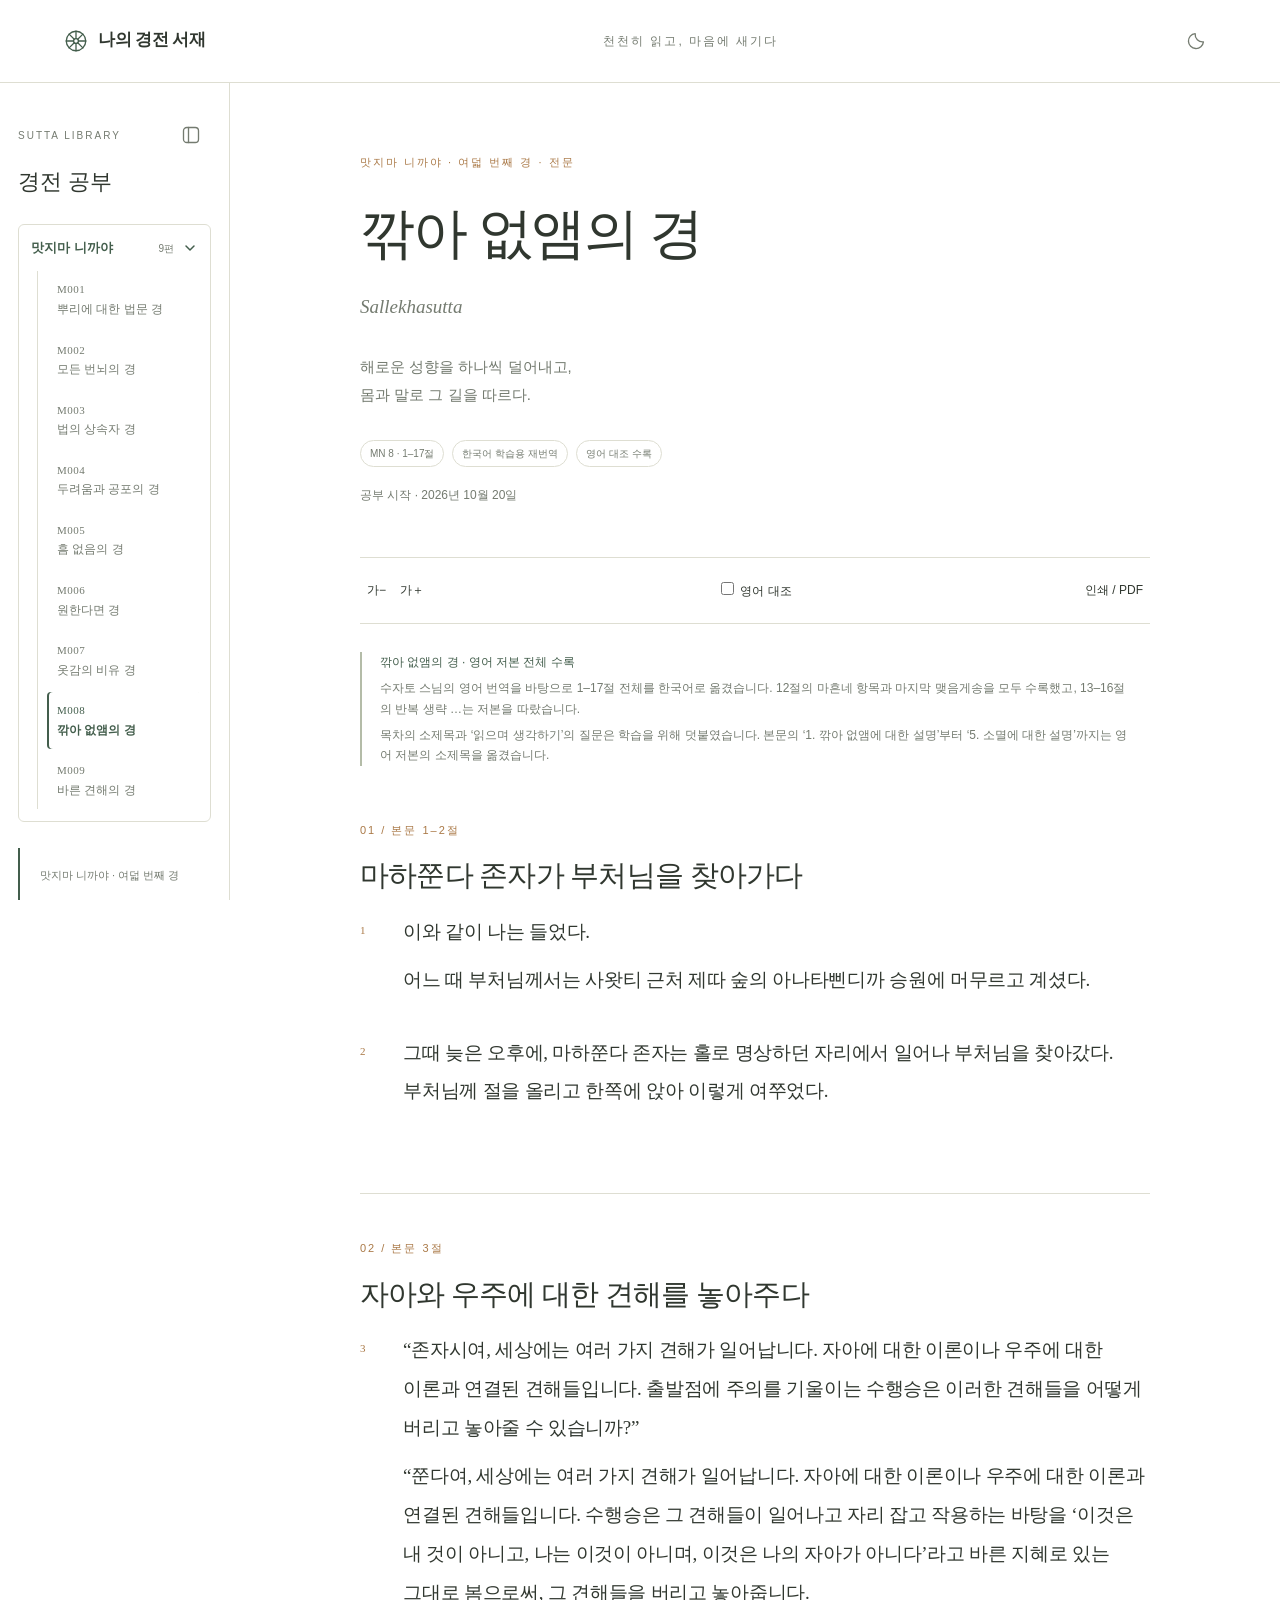
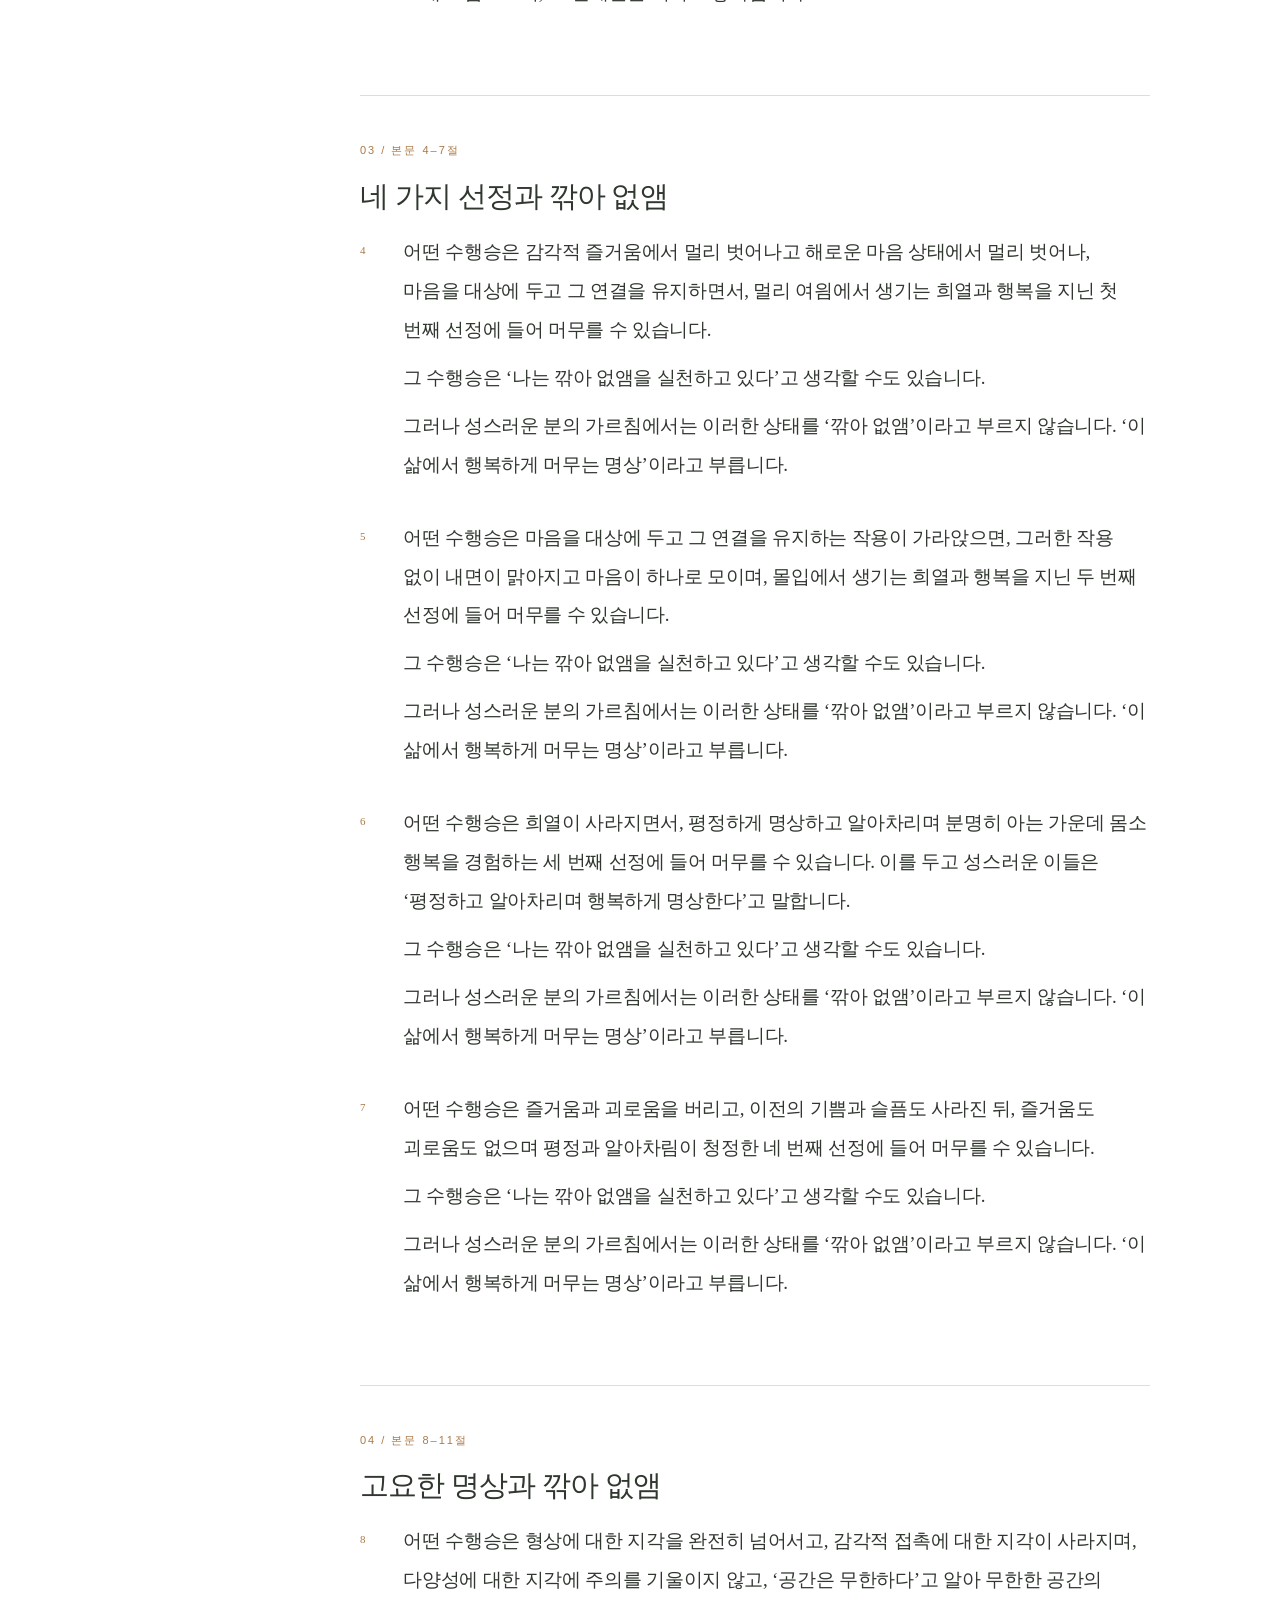
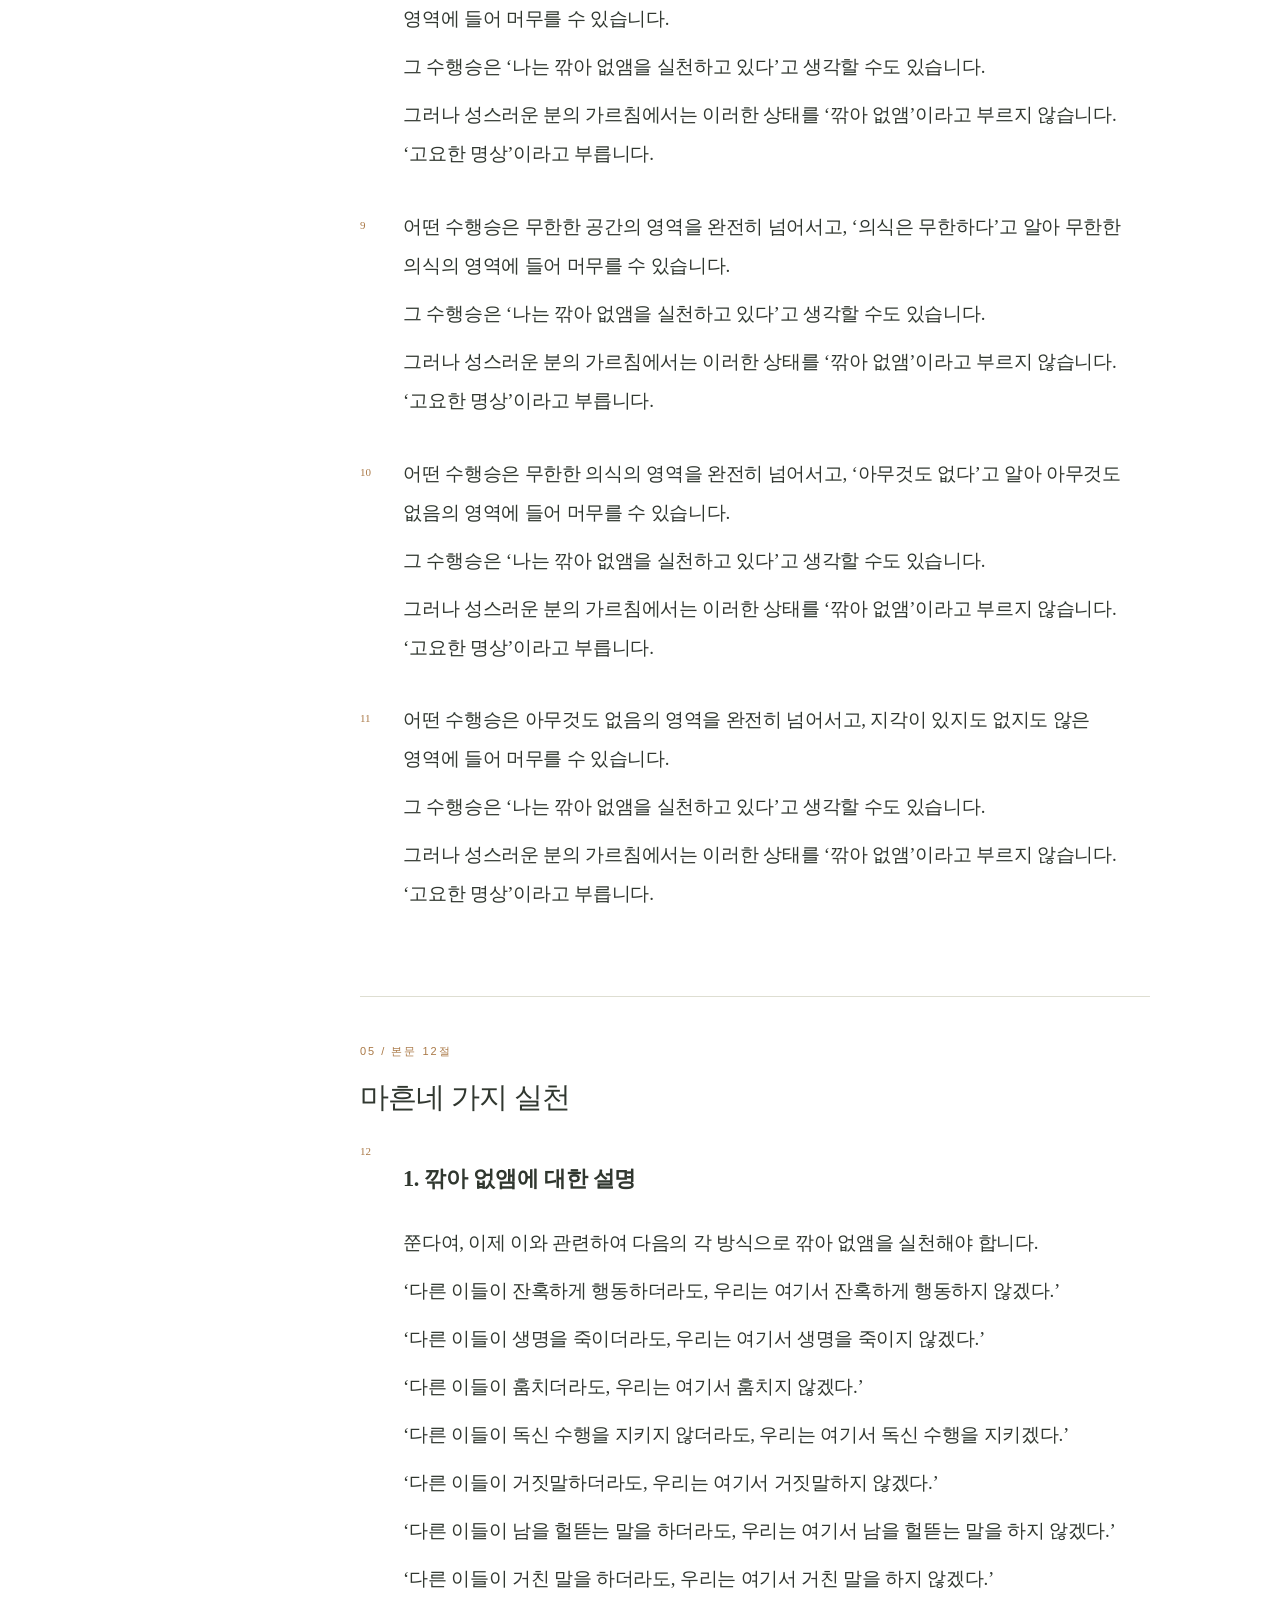
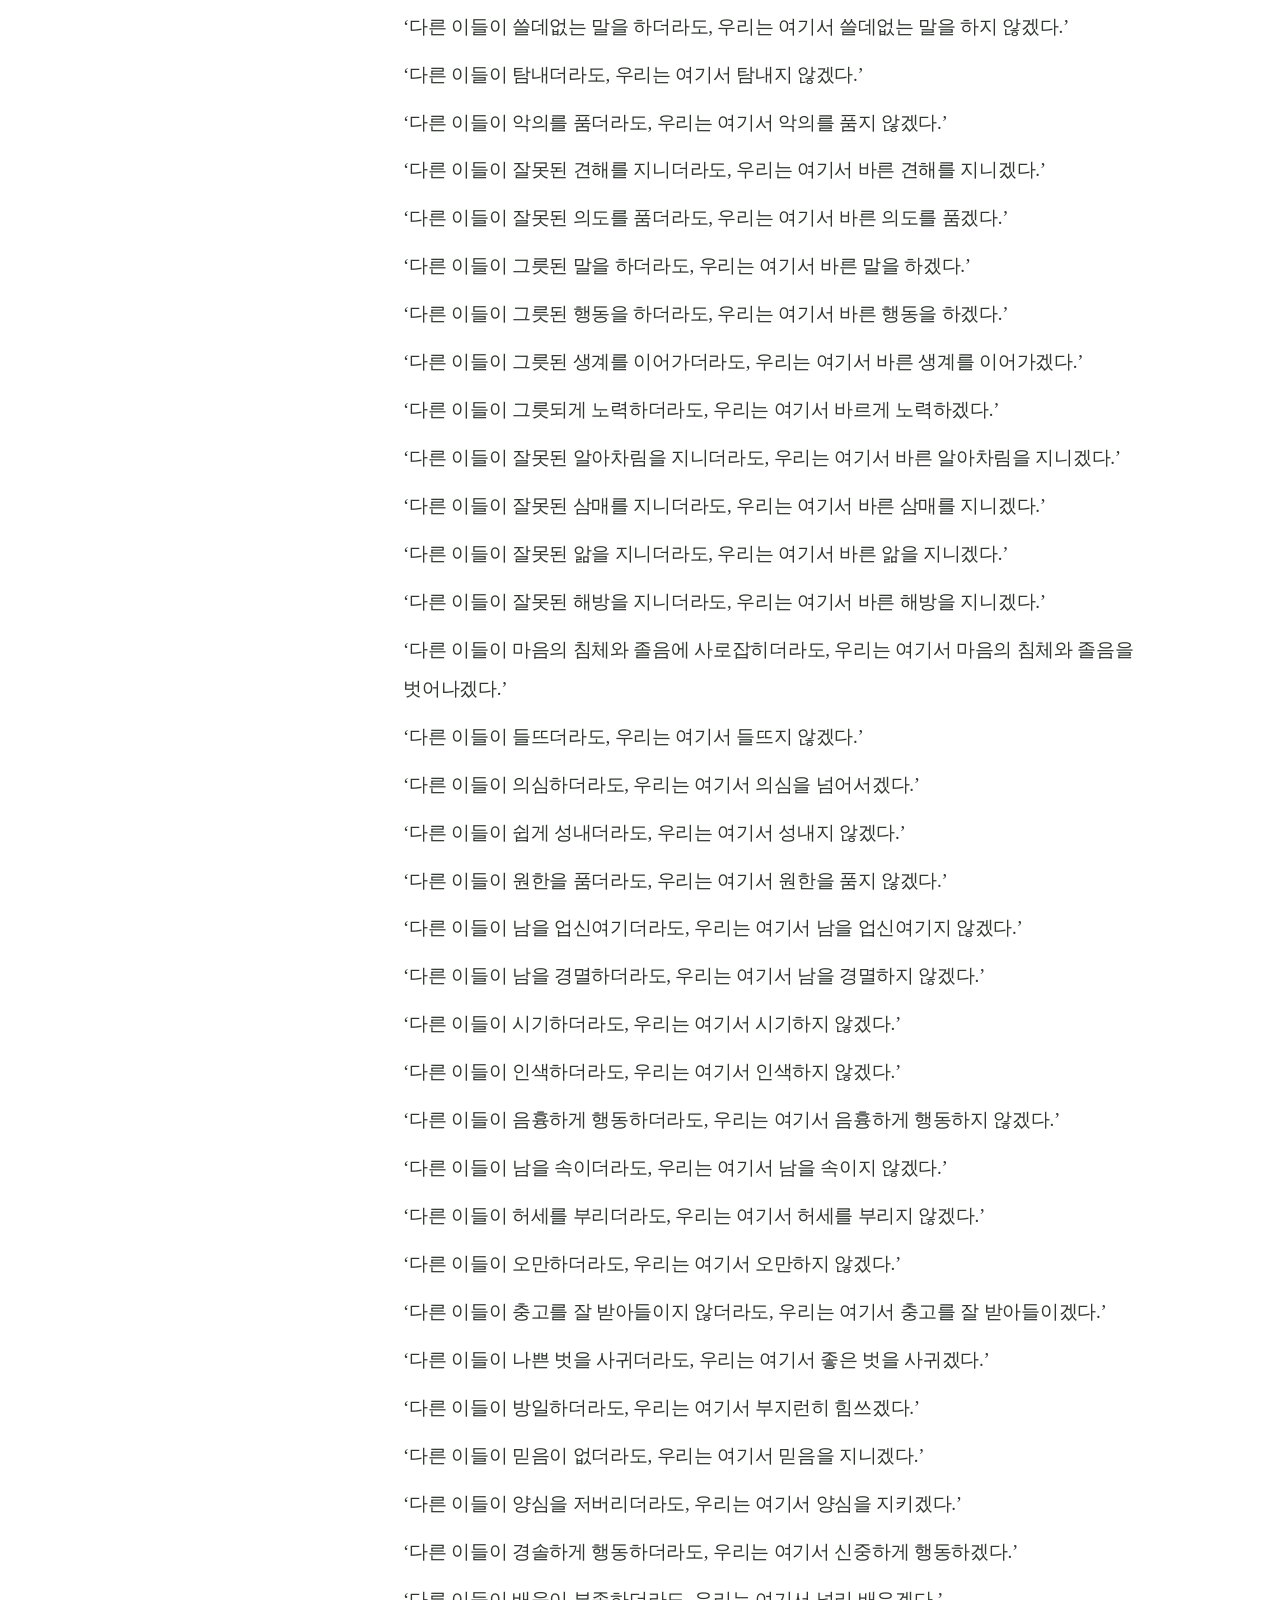
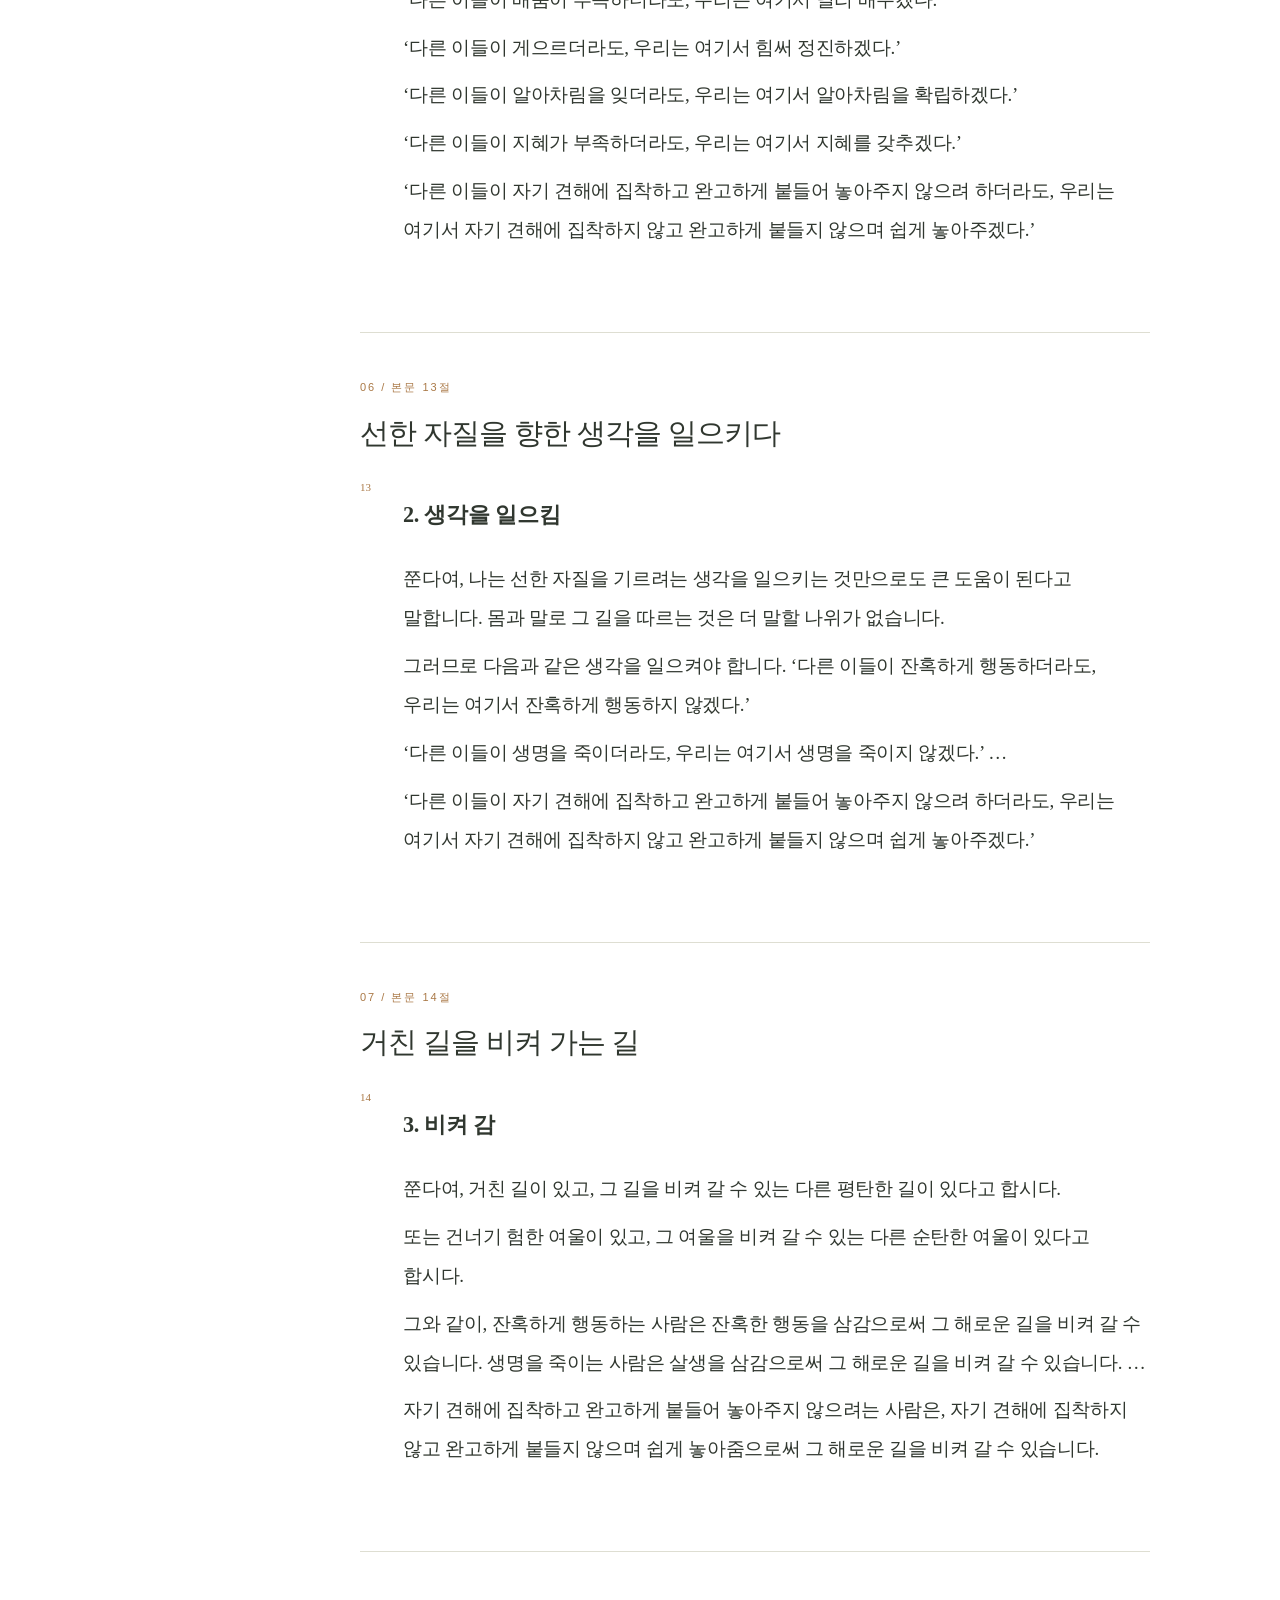
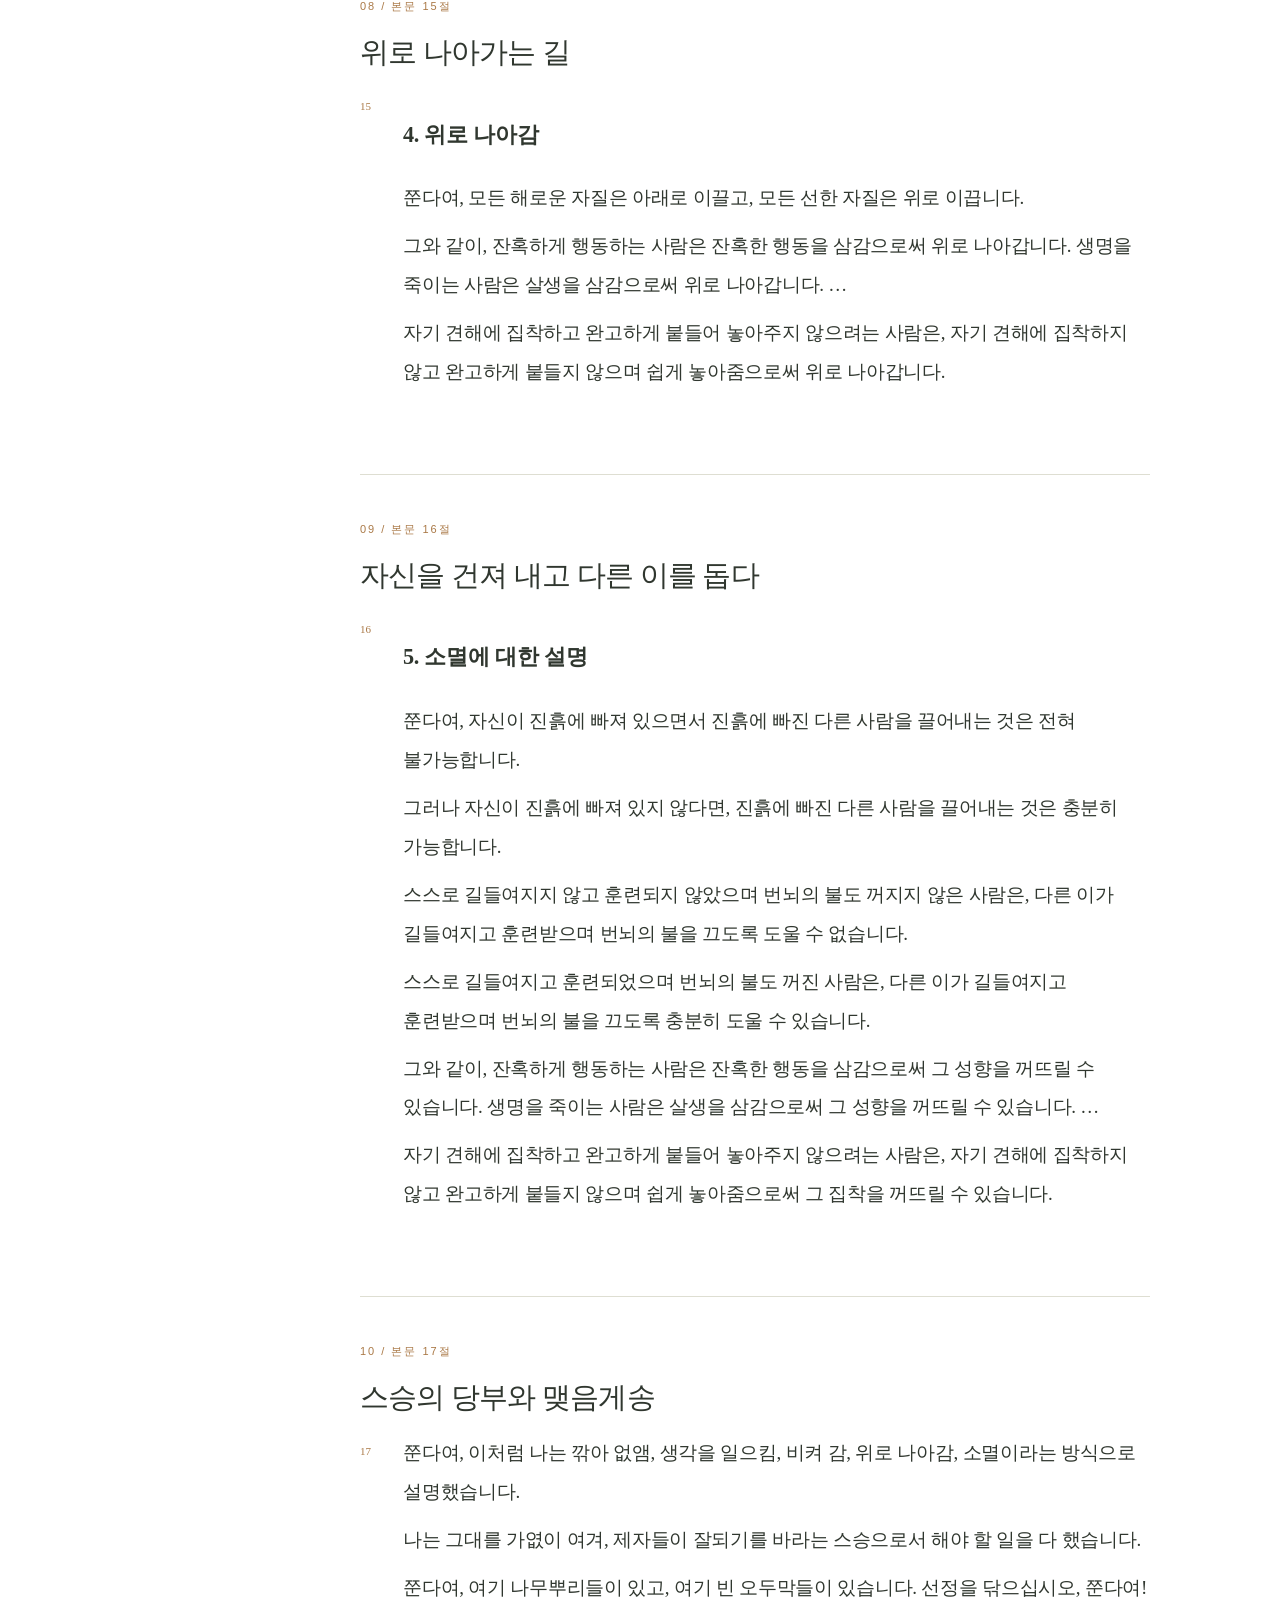
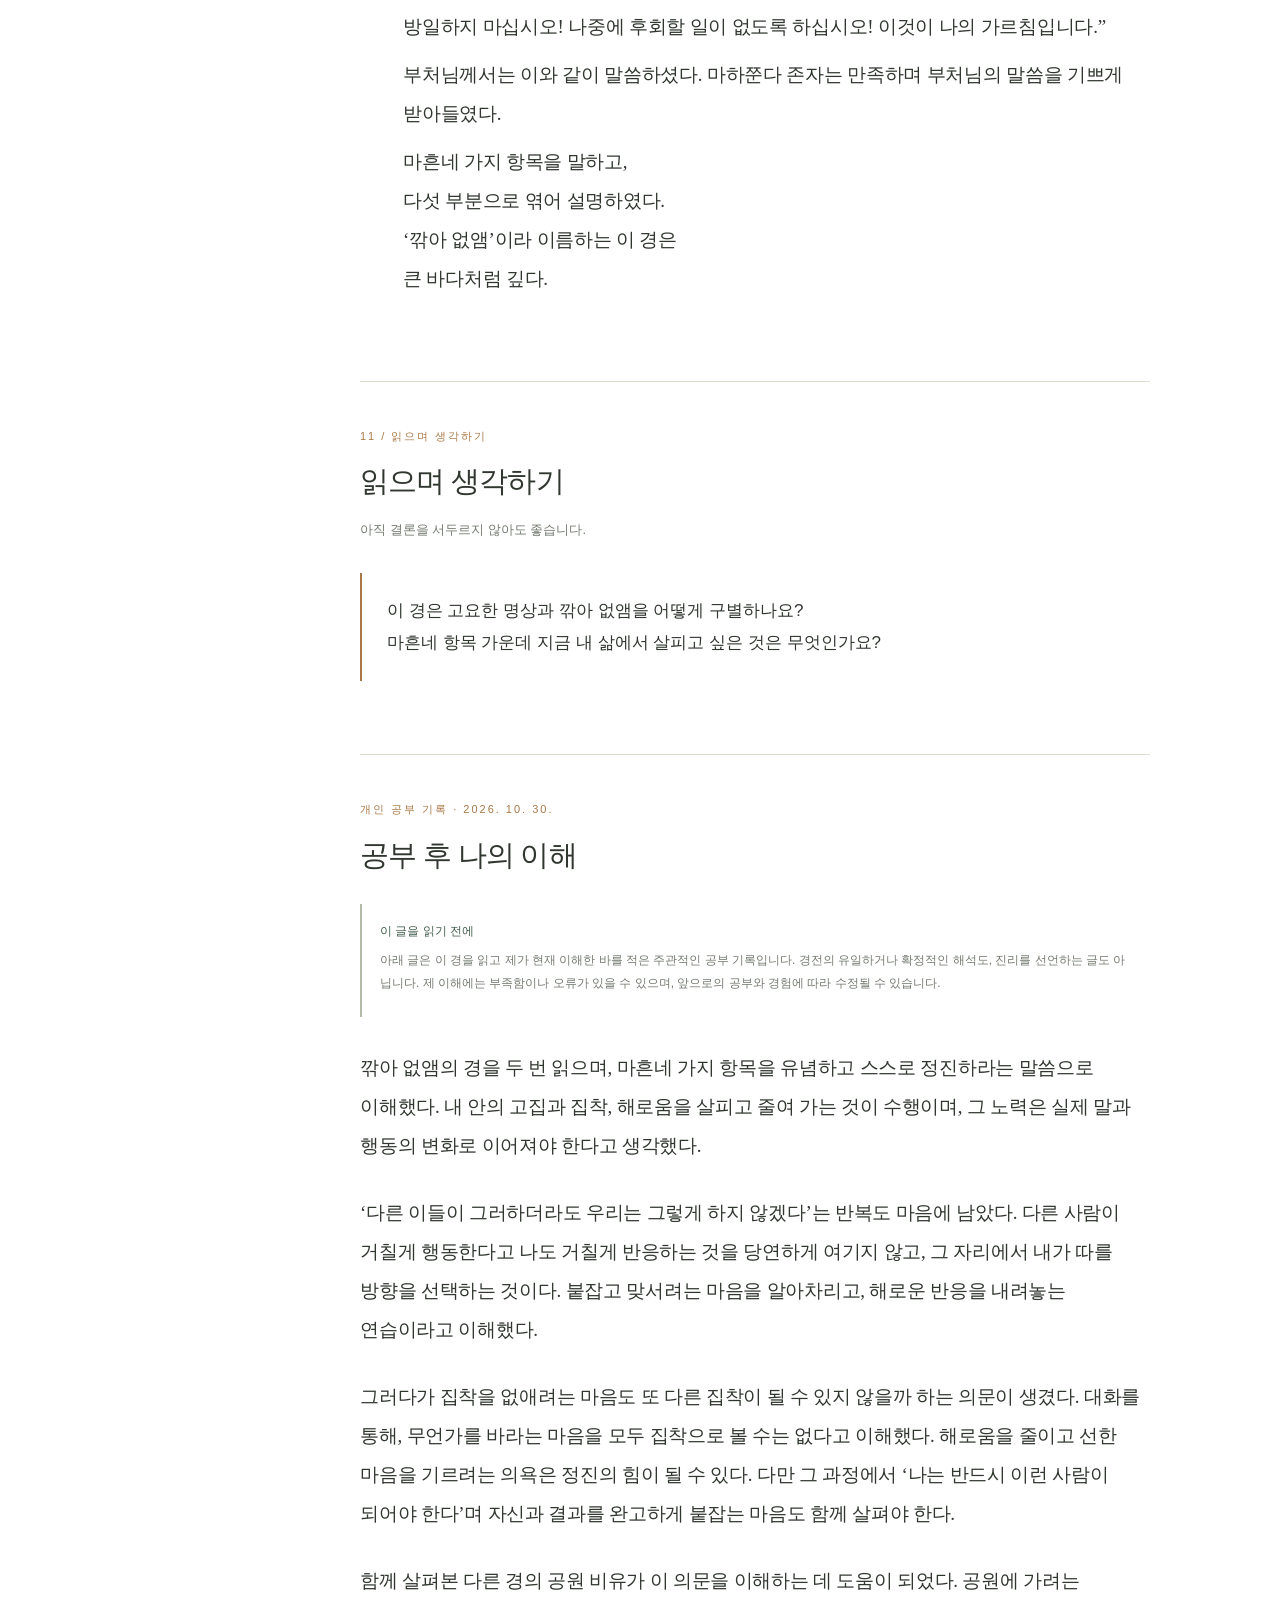
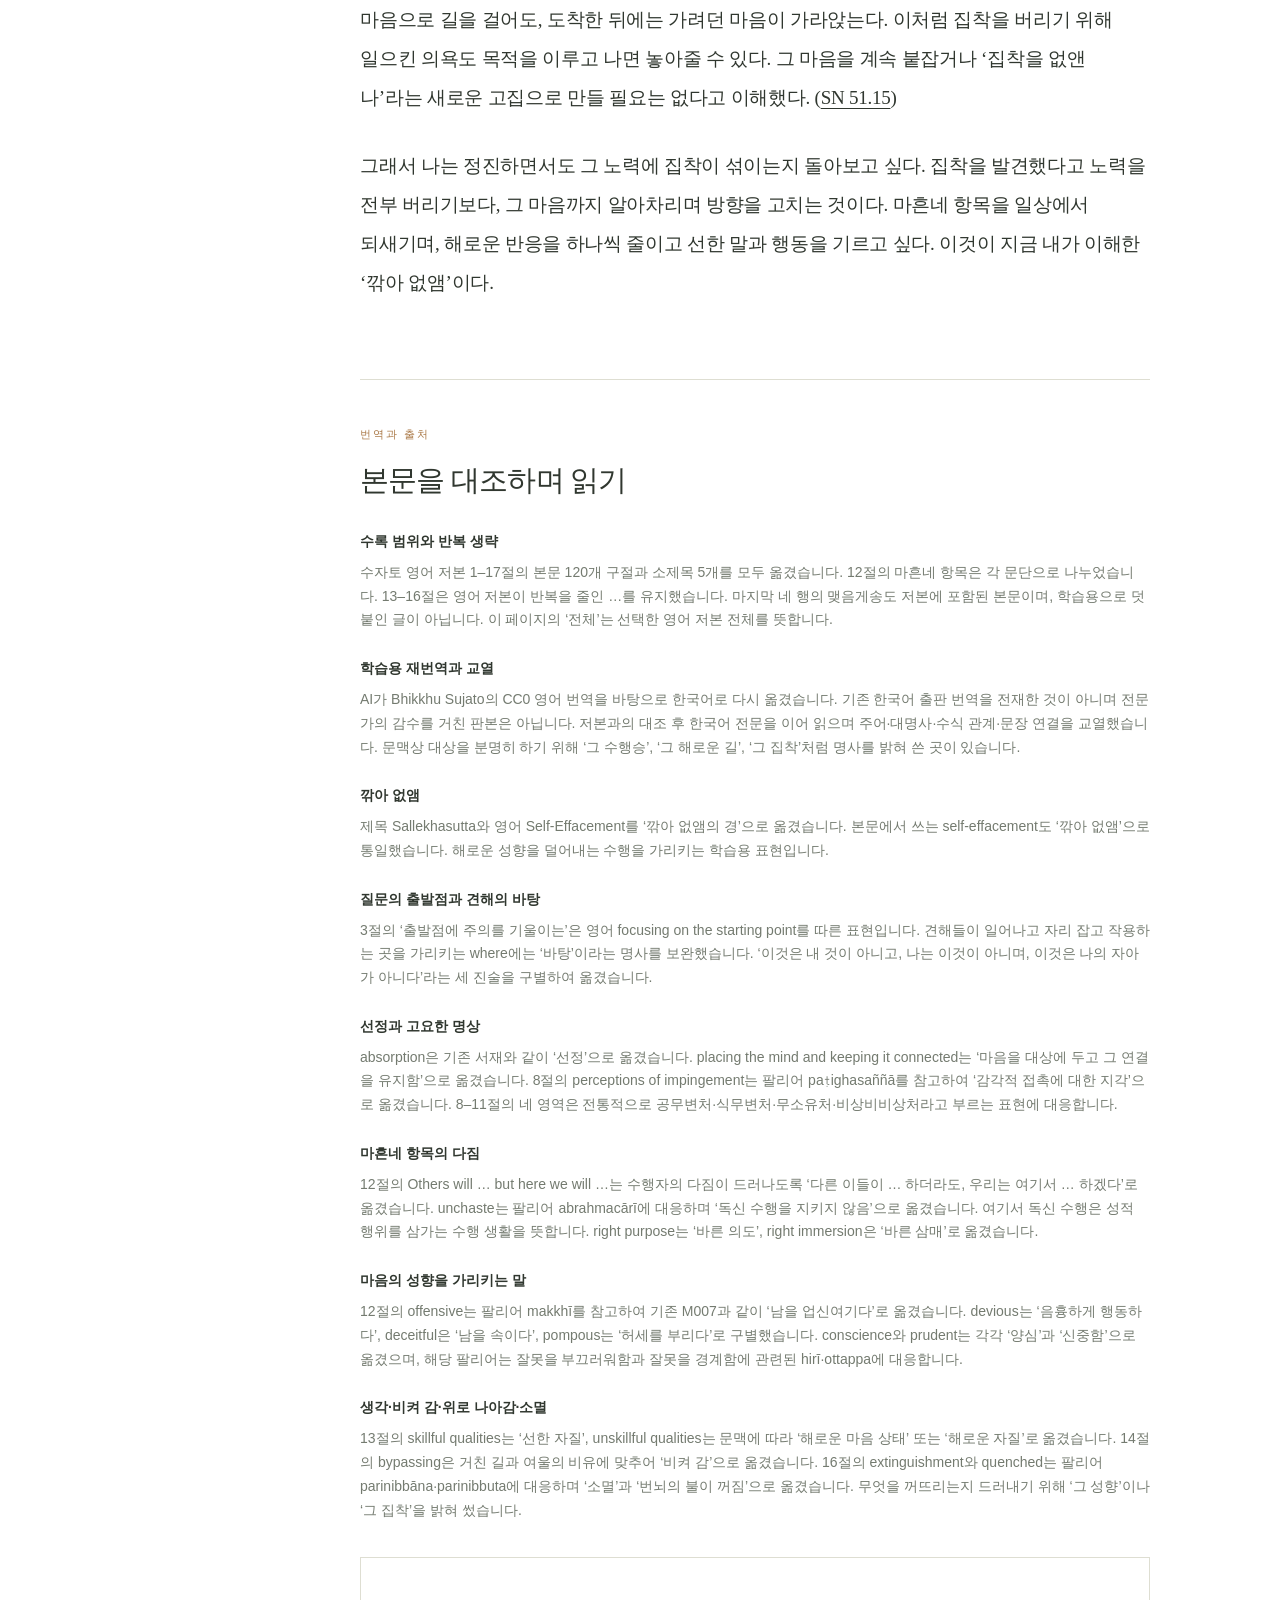
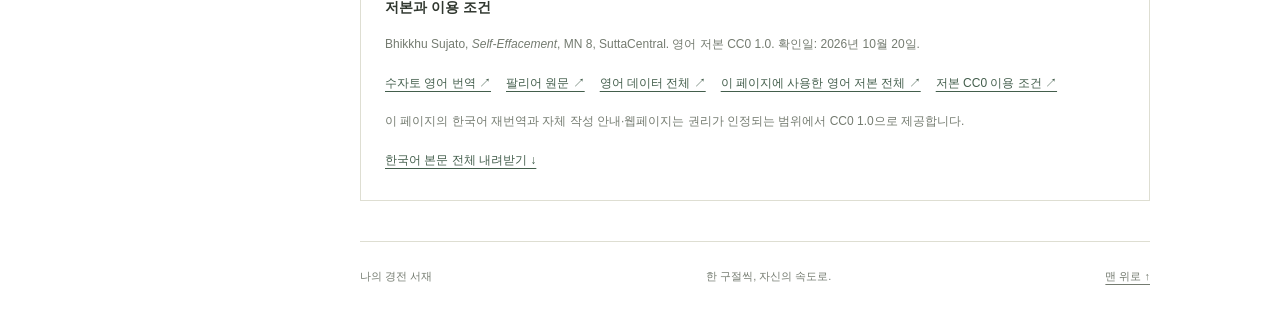
<file: mn8.html>
<!doctype html>
<html lang="ko"><head><meta charset="utf-8"><meta name="viewport" content="width=device-width,initial-scale=1">
<meta name="description" content="맛지마 니까야 M008 깎아 없앰의 경. 수자토 영어 저본의 1–17절 전체를 옮긴 한국어 학습용 재번역과 영어 대조.">
<title>깎아 없앰의 경 · 전문 · 나의 경전 서재</title><link rel="stylesheet" href="style.css?v=20261012-white"><link rel="stylesheet" href="library.css?v=20261012-icons">
<style>
.commentary{margin:26px 0 28px 43px;padding:23px 25px;background:var(--paper);border:1px solid var(--line);border-radius:5px;font-size:15px;line-height:1.95;word-break:keep-all;overflow-wrap:anywhere}.commentary .label{font-size:11px;letter-spacing:1px;color:var(--accent)}.commentary h3{font-size:17px;margin:8px 0 12px;color:var(--green)}.commentary p{margin:10px 0}.commentary ul,.commentary ol{padding-left:23px}.commentary li{margin:9px 0}.commentary .example{border-left:2px solid var(--line);padding-left:16px;margin-top:20px}.method-list{padding-left:23px}.method-list li{margin:10px 0}.method-list strong{color:var(--green)}.study-question{padding:22px 25px;border-left:2px solid var(--accent);background:var(--paper);font-size:17px;line-height:1.9;margin:25px 0}.next-reading{padding:22px;border:1px solid var(--line);border-radius:5px;margin:30px 0;font-size:14px}.next-reading p{margin:8px 0;color:var(--muted)}.next-reading a{color:var(--green)}.study-date{font-size:12px;color:var(--muted);margin-top:18px}
@media(max-width:700px){.commentary{margin-left:0;padding:19px;font-size:15px}.commentary h3{font-size:16px}.study-question{font-size:16px}.hero h1{font-size:40px}.hero .eyebrow{letter-spacing:1px}}
@media print{.commentary{margin-left:0;font-size:11pt}.reading-note{display:block}.next-reading{display:none}.commentary,.study-question{background:white}.chapter{break-before:auto}.english{font-size:10pt}}
@media(min-width:701px){aside{max-height:calc(100dvh - 25px);overflow-y:auto;scrollbar-width:thin;padding-bottom:20px}}
.personal-reflection{margin-top:28px}.personal-reflection .korean p{margin-bottom:1.5em}.reflection-notice{margin:24px 0 32px;padding:16px 18px;background:var(--paper);line-height:1.9}@media print{.reflection-notice{display:block!important}.personal-reflection{break-before:page}}</style></head>
<body><a class="skip" href="#reading">본문으로 이동</a><div id="progress" aria-hidden="true"></div>
<header><div class="header-brand"><button id="sidebar-open" class="icon-button" aria-label="목차 펼치기" title="목차 펼치기" aria-expanded="false" aria-controls="reader-sidebar" hidden><svg viewBox="0 0 24 24" width="20" height="20" fill="none" stroke="currentColor" stroke-width="1.6" stroke-linecap="round" stroke-linejoin="round" aria-hidden="true" focusable="false"><rect x="3" y="3" width="18" height="18" rx="4"/><path d="M9 3v18"/></svg></button><a class="brand" href="index.html"><svg class="brand-mark" xmlns="http://www.w3.org/2000/svg" viewBox="0 0 32 32" width="24" height="24" aria-hidden="true" focusable="false"><g fill="none" stroke="currentColor" stroke-width="1.75" stroke-linecap="round" stroke-linejoin="round"><circle cx="16" cy="16" r="13"/><path d="M16 12.75L16 3"/><path d="M18.298097 13.701903L25.192388 6.807612"/><path d="M19.25 16L29 16"/><path d="M18.298097 18.298097L25.192388 25.192388"/><path d="M16 19.25L16 29"/><path d="M13.701903 18.298097L6.807612 25.192388"/><path d="M12.75 16L3 16"/><path d="M13.701903 13.701903L6.807612 6.807612"/><circle cx="16" cy="16" r="3.25"/></g></svg><span class="brand-name">나의 경전 서재</span></a></div><span class="header-caption">천천히 읽고, 마음에 새기다</span><div class="header-actions"><button id="theme" class="icon-button" aria-label="어두운 화면으로 전환" title="어두운 화면으로 전환"><svg class="icon-moon" viewBox="0 0 24 24" width="20" height="20" fill="none" stroke="currentColor" stroke-width="1.6" stroke-linecap="round" stroke-linejoin="round" aria-hidden="true" focusable="false"><path d="M20.9 13A9 9 0 0 1 11 3.1 9 9 0 1 0 20.9 13Z"/></svg><svg class="icon-sun" viewBox="0 0 24 24" width="20" height="20" fill="none" stroke="currentColor" stroke-width="1.6" stroke-linecap="round" stroke-linejoin="round" aria-hidden="true" focusable="false"><circle cx="12" cy="12" r="4"/><path d="M12 2v2m0 16v2M2 12h2m16 0h2M4.9 4.9l1.4 1.4m11.4 11.4 1.4 1.4m0-14.2-1.4 1.4M6.3 17.7l-1.4 1.4"/></svg></button></div></header>
<div class="layout"><aside id="reader-sidebar"><div class="shelf-heading"><div class="shelf-label">SUTTA LIBRARY</div><button id="sidebar-toggle" class="icon-button" aria-label="목차 접기" title="목차 접기" aria-expanded="true" aria-controls="reader-sidebar"><svg viewBox="0 0 24 24" width="20" height="20" fill="none" stroke="currentColor" stroke-width="1.6" stroke-linecap="round" stroke-linejoin="round" aria-hidden="true" focusable="false"><rect x="3" y="3" width="18" height="18" rx="4"/><path d="M9 3v18"/></svg></button></div><div class="shelf-title">경전 공부</div><!-- library:start --><div class="library-tree" role="navigation" aria-label="경전 선택"><details class="library-category" open><summary><span class="library-category-title">맛지마 니까야</span><span class="library-count">9편</span><svg class="library-chevron" viewBox="0 0 16 16" width="16" height="16" aria-hidden="true" focusable="false"><path d="m6 4 4 4-4 4" fill="none" stroke="currentColor" stroke-width="1.5" stroke-linecap="round" stroke-linejoin="round"/></svg></summary><div class="library-books"><a class="library-book" href="index.html"><span class="library-code">M001</span><span class="library-book-title">뿌리에 대한 법문 경</span></a><a class="library-book" href="mn2.html"><span class="library-code">M002</span><span class="library-book-title">모든 번뇌의 경</span></a><a class="library-book" href="mn3.html"><span class="library-code">M003</span><span class="library-book-title">법의 상속자 경</span></a><a class="library-book" href="mn4.html"><span class="library-code">M004</span><span class="library-book-title">두려움과 공포의 경</span></a><a class="library-book" href="mn5.html"><span class="library-code">M005</span><span class="library-book-title">흠 없음의 경</span></a><a class="library-book" href="mn6.html"><span class="library-code">M006</span><span class="library-book-title">원한다면 경</span></a><a class="library-book" href="mn7.html"><span class="library-code">M007</span><span class="library-book-title">옷감의 비유 경</span></a><a class="library-book" href="mn8.html" aria-current="page"><span class="library-code">M008</span><span class="library-book-title">깎아 없앰의 경</span></a><a class="library-book" href="mn9.html"><span class="library-code">M009</span><span class="library-book-title">바른 견해의 경</span></a></div></details></div><!-- library:end --><div class="book-card"><span>맛지마 니까야 · 여덟 번째 경</span><strong>M008</strong><p>깎아 없앰의 경</p></div>
<nav aria-label="본문 목차"><a href="#opening"><span>01</span>마하쭌다 존자가 부처님을 찾아가다</a><a href="#views"><span>02</span>자아와 우주에 대한 견해를 놓아주다</a><a href="#absorptions"><span>03</span>네 가지 선정과 깎아 없앰</a><a href="#peaceful"><span>04</span>고요한 명상과 깎아 없앰</a><a href="#effacement"><span>05</span>마흔네 가지 실천</a><a href="#thought"><span>06</span>선한 자질을 향한 생각을 일으키다</a><a href="#bypassing"><span>07</span>거친 길을 비켜 가는 길</a><a href="#upwards"><span>08</span>위로 나아가는 길</a><a href="#extinguishment"><span>09</span>자신을 건져 내고 다른 이를 돕다</a><a href="#closing"><span>10</span>스승의 당부와 맺음게송</a><a href="#pause"><span>11</span>읽으며 생각하기</a><a href="#my-understanding"><span>12</span>공부 후 나의 이해</a></nav><a class="source-nav" href="#translation">번역과 출처 ↗</a></aside>
<main id="top"><div class="hero"><div class="eyebrow">맛지마 니까야 · 여덟 번째 경 · 전문</div><h1>깎아 없앰의 경</h1><p class="pali" lang="pi">Sallekhasutta</p><p class="intro">해로운 성향을 하나씩 덜어내고,<br>몸과 말로 그 길을 따르다.</p><div class="hero-meta"><span>MN 8 · 1–17절</span><span>한국어 학습용 재번역</span><span>영어 대조 수록</span></div><p class="study-date">공부 시작 · 2026년 10월 20일</p></div>
<div class="toolbar" aria-label="읽기 설정"><div><button id="smaller" aria-label="글자 작게">가−</button><button id="larger" aria-label="글자 크게">가＋</button></div><label><input id="english-toggle" type="checkbox"> 영어 대조</label><button id="print">인쇄 / PDF</button></div>
<div class="reading-note"><strong>깎아 없앰의 경 · 영어 저본 전체 수록</strong><p>수자토 스님의 영어 번역을 바탕으로 1–17절 전체를 한국어로 옮겼습니다. 12절의 마흔네 항목과 마지막 맺음게송을 모두 수록했고, 13–16절의 반복 생략 …는 저본을 따랐습니다.</p><p>목차의 소제목과 ‘읽으며 생각하기’의 질문은 학습을 위해 덧붙였습니다. 본문의 ‘1. 깎아 없앰에 대한 설명’부터 ‘5. 소멸에 대한 설명’까지는 영어 저본의 소제목을 옮겼습니다.</p></div>
<div id="reading">
<section id="opening" class="chapter"><div class="chapter-label">01 / 본문 1–2절</div><h2>마하쭌다 존자가 부처님을 찾아가다</h2><article id="p1" class="verse"><a class="number" href="#p1" aria-label="1절 링크">1</a><div><div class="korean"><p>이와 같이 나는 들었다.</p><p>어느 때 부처님께서는 사왓티 근처 제따 숲의 아나타삔디까 승원에 머무르고 계셨다.</p></div><p class="english" lang="en">So I have heard. At one time the Buddha was staying near Sāvatthī in Jeta’s Grove, Anāthapiṇḍika’s monastery.</p></div></article><article id="p2" class="verse"><a class="number" href="#p2" aria-label="2절 링크">2</a><div><div class="korean"><p>그때 늦은 오후에, 마하쭌다 존자는 홀로 명상하던 자리에서 일어나 부처님을 찾아갔다. 부처님께 절을 올리고 한쪽에 앉아 이렇게 여쭈었다.</p></div><p class="english" lang="en">Then in the late afternoon, Venerable Mahācunda came out of retreat and went to the Buddha. He bowed, sat down to one side, and said to the Buddha:</p></div></article></section>
<section id="views" class="chapter"><div class="chapter-label">02 / 본문 3절</div><h2>자아와 우주에 대한 견해를 놓아주다</h2><article id="p3" class="verse"><a class="number" href="#p3" aria-label="3절 링크">3</a><div><div class="korean"><p>“존자시여, 세상에는 여러 가지 견해가 일어납니다. 자아에 대한 이론이나 우주에 대한 이론과 연결된 견해들입니다. 출발점에 주의를 기울이는 수행승은 이러한 견해들을 어떻게 버리고 놓아줄 수 있습니까?”</p><p>“쭌다여, 세상에는 여러 가지 견해가 일어납니다. 자아에 대한 이론이나 우주에 대한 이론과 연결된 견해들입니다. 수행승은 그 견해들이 일어나고 자리 잡고 작용하는 바탕을 ‘이것은 내 것이 아니고, 나는 이것이 아니며, 이것은 나의 자아가 아니다’라고 바른 지혜로 있는 그대로 봄으로써, 그 견해들을 버리고 놓아줍니다.</p></div><p class="english" lang="en">“Sir, there are many different views that arise in the world connected with theories of self or with theories of the cosmos. How does a mendicant who is focusing on the starting point give up and let go of these views?” “Cunda, there are many different views that arise in the world connected with theories of self or with theories of the cosmos. A mendicant gives up and lets go of these views by truly seeing with right wisdom where they arise, where they settle in, and where they operate as: ‘This is not mine, I am not this, this is not my self.’</p></div></article></section>
<section id="absorptions" class="chapter"><div class="chapter-label">03 / 본문 4–7절</div><h2>네 가지 선정과 깎아 없앰</h2><article id="p4" class="verse"><a class="number" href="#p4" aria-label="4절 링크">4</a><div><div class="korean"><p>어떤 수행승은 감각적 즐거움에서 멀리 벗어나고 해로운 마음 상태에서 멀리 벗어나, 마음을 대상에 두고 그 연결을 유지하면서, 멀리 여읨에서 생기는 희열과 행복을 지닌 첫 번째 선정에 들어 머무를 수 있습니다.</p><p>그 수행승은 ‘나는 깎아 없앰을 실천하고 있다’고 생각할 수도 있습니다.</p><p>그러나 성스러운 분의 가르침에서는 이러한 상태를 ‘깎아 없앰’이라고 부르지 않습니다. ‘이 삶에서 행복하게 머무는 명상’이라고 부릅니다.</p></div><p class="english" lang="en">It’s possible that a certain mendicant, quite secluded from sensual pleasures, secluded from unskillful qualities, might enter and remain in the first absorption, which has the rapture and bliss born of seclusion, while placing the mind and keeping it connected. They might think they’re practicing self-effacement. But in the training of the Noble One these are not called ‘self-effacement’; they’re called ‘blissful meditations in this life’.</p></div></article><article id="p5" class="verse"><a class="number" href="#p5" aria-label="5절 링크">5</a><div><div class="korean"><p>어떤 수행승은 마음을 대상에 두고 그 연결을 유지하는 작용이 가라앉으면, 그러한 작용 없이 내면이 맑아지고 마음이 하나로 모이며, 몰입에서 생기는 희열과 행복을 지닌 두 번째 선정에 들어 머무를 수 있습니다.</p><p>그 수행승은 ‘나는 깎아 없앰을 실천하고 있다’고 생각할 수도 있습니다.</p><p>그러나 성스러운 분의 가르침에서는 이러한 상태를 ‘깎아 없앰’이라고 부르지 않습니다. ‘이 삶에서 행복하게 머무는 명상’이라고 부릅니다.</p></div><p class="english" lang="en">It’s possible that some mendicant, as the placing of the mind and keeping it connected are stilled, might enter and remain in the second absorption, which has the rapture and bliss born of immersion, with internal clarity and mind at one, without placing the mind and keeping it connected. They might think they’re practicing self-effacement. But in the training of the Noble One these are not called ‘self-effacement’; they’re called ‘blissful meditations in this life’.</p></div></article><article id="p6" class="verse"><a class="number" href="#p6" aria-label="6절 링크">6</a><div><div class="korean"><p>어떤 수행승은 희열이 사라지면서, 평정하게 명상하고 알아차리며 분명히 아는 가운데 몸소 행복을 경험하는 세 번째 선정에 들어 머무를 수 있습니다. 이를 두고 성스러운 이들은 ‘평정하고 알아차리며 행복하게 명상한다’고 말합니다.</p><p>그 수행승은 ‘나는 깎아 없앰을 실천하고 있다’고 생각할 수도 있습니다.</p><p>그러나 성스러운 분의 가르침에서는 이러한 상태를 ‘깎아 없앰’이라고 부르지 않습니다. ‘이 삶에서 행복하게 머무는 명상’이라고 부릅니다.</p></div><p class="english" lang="en">It’s possible that some mendicant, with the fading away of rapture, might enter and remain in the third absorption, where they meditate with equanimity, mindful and aware, experiencing for themselves the bliss of which the noble ones declare, ‘Equanimous and mindful, one meditates in bliss.’ They might think they’re practicing self-effacement. But in the training of the Noble One these are not called ‘self-effacement’; they’re called ‘blissful meditations in this life’.</p></div></article><article id="p7" class="verse"><a class="number" href="#p7" aria-label="7절 링크">7</a><div><div class="korean"><p>어떤 수행승은 즐거움과 괴로움을 버리고, 이전의 기쁨과 슬픔도 사라진 뒤, 즐거움도 괴로움도 없으며 평정과 알아차림이 청정한 네 번째 선정에 들어 머무를 수 있습니다.</p><p>그 수행승은 ‘나는 깎아 없앰을 실천하고 있다’고 생각할 수도 있습니다.</p><p>그러나 성스러운 분의 가르침에서는 이러한 상태를 ‘깎아 없앰’이라고 부르지 않습니다. ‘이 삶에서 행복하게 머무는 명상’이라고 부릅니다.</p></div><p class="english" lang="en">It’s possible that some mendicant, with the giving up of pleasure and pain, and the disappearance of former happiness and sadness, might enter and remain in the fourth absorption, without pleasure or pain, with pure equanimity and mindfulness. They might think they’re practicing self-effacement. But in the training of the Noble One these are not called ‘self-effacement’; they’re called ‘blissful meditations in this life’.</p></div></article></section>
<section id="peaceful" class="chapter"><div class="chapter-label">04 / 본문 8–11절</div><h2>고요한 명상과 깎아 없앰</h2><article id="p8" class="verse"><a class="number" href="#p8" aria-label="8절 링크">8</a><div><div class="korean"><p>어떤 수행승은 형상에 대한 지각을 완전히 넘어서고, 감각적 접촉에 대한 지각이 사라지며, 다양성에 대한 지각에 주의를 기울이지 않고, ‘공간은 무한하다’고 알아 무한한 공간의 영역에 들어 머무를 수 있습니다.</p><p>그 수행승은 ‘나는 깎아 없앰을 실천하고 있다’고 생각할 수도 있습니다.</p><p>그러나 성스러운 분의 가르침에서는 이러한 상태를 ‘깎아 없앰’이라고 부르지 않습니다. ‘고요한 명상’이라고 부릅니다.</p></div><p class="english" lang="en">It’s possible that some mendicant, going totally beyond perceptions of form, with the disappearance of perceptions of impingement, not focusing on perceptions of diversity, aware that ‘space is infinite’, might enter and remain in the dimension of infinite space. They might think they’re practicing self-effacement. But in the training of the Noble One these are not called ‘self-effacement’; they’re called ‘peaceful meditations’.</p></div></article><article id="p9" class="verse"><a class="number" href="#p9" aria-label="9절 링크">9</a><div><div class="korean"><p>어떤 수행승은 무한한 공간의 영역을 완전히 넘어서고, ‘의식은 무한하다’고 알아 무한한 의식의 영역에 들어 머무를 수 있습니다.</p><p>그 수행승은 ‘나는 깎아 없앰을 실천하고 있다’고 생각할 수도 있습니다.</p><p>그러나 성스러운 분의 가르침에서는 이러한 상태를 ‘깎아 없앰’이라고 부르지 않습니다. ‘고요한 명상’이라고 부릅니다.</p></div><p class="english" lang="en">It’s possible that some mendicant, going totally beyond the dimension of infinite space, aware that ‘consciousness is infinite’, might enter and remain in the dimension of infinite consciousness. They might think they’re practicing self-effacement. But in the training of the Noble One these are not called ‘self-effacement’; they’re called ‘peaceful meditations’.</p></div></article><article id="p10" class="verse"><a class="number" href="#p10" aria-label="10절 링크">10</a><div><div class="korean"><p>어떤 수행승은 무한한 의식의 영역을 완전히 넘어서고, ‘아무것도 없다’고 알아 아무것도 없음의 영역에 들어 머무를 수 있습니다.</p><p>그 수행승은 ‘나는 깎아 없앰을 실천하고 있다’고 생각할 수도 있습니다.</p><p>그러나 성스러운 분의 가르침에서는 이러한 상태를 ‘깎아 없앰’이라고 부르지 않습니다. ‘고요한 명상’이라고 부릅니다.</p></div><p class="english" lang="en">It’s possible that some mendicant, going totally beyond the dimension of infinite consciousness, aware that ‘there is nothing at all’, might enter and remain in the dimension of nothingness. They might think they’re practicing self-effacement. But in the training of the Noble One these are not called ‘self-effacement’; they’re called ‘peaceful meditations’.</p></div></article><article id="p11" class="verse"><a class="number" href="#p11" aria-label="11절 링크">11</a><div><div class="korean"><p>어떤 수행승은 아무것도 없음의 영역을 완전히 넘어서고, 지각이 있지도 없지도 않은 영역에 들어 머무를 수 있습니다.</p><p>그 수행승은 ‘나는 깎아 없앰을 실천하고 있다’고 생각할 수도 있습니다.</p><p>그러나 성스러운 분의 가르침에서는 이러한 상태를 ‘깎아 없앰’이라고 부르지 않습니다. ‘고요한 명상’이라고 부릅니다.</p></div><p class="english" lang="en">It’s possible that some mendicant, going totally beyond the dimension of nothingness, might enter and remain in the dimension of neither perception nor non-perception. They might think they’re practicing self-effacement. But in the training of the Noble One these are not called ‘self-effacement’; they’re called ‘peaceful meditations’.</p></div></article></section>
<section id="effacement" class="chapter"><div class="chapter-label">05 / 본문 12절</div><h2>마흔네 가지 실천</h2><article id="p12" class="verse"><a class="number" href="#p12" aria-label="12절 링크">12</a><div><div class="korean"><h3>1. 깎아 없앰에 대한 설명</h3><p>쭌다여, 이제 이와 관련하여 다음의 각 방식으로 깎아 없앰을 실천해야 합니다.</p><p>‘다른 이들이 잔혹하게 행동하더라도, 우리는 여기서 잔혹하게 행동하지 않겠다.’</p><p>‘다른 이들이 생명을 죽이더라도, 우리는 여기서 생명을 죽이지 않겠다.’</p><p>‘다른 이들이 훔치더라도, 우리는 여기서 훔치지 않겠다.’</p><p>‘다른 이들이 독신 수행을 지키지 않더라도, 우리는 여기서 독신 수행을 지키겠다.’</p><p>‘다른 이들이 거짓말하더라도, 우리는 여기서 거짓말하지 않겠다.’</p><p>‘다른 이들이 남을 헐뜯는 말을 하더라도, 우리는 여기서 남을 헐뜯는 말을 하지 않겠다.’</p><p>‘다른 이들이 거친 말을 하더라도, 우리는 여기서 거친 말을 하지 않겠다.’</p><p>‘다른 이들이 쓸데없는 말을 하더라도, 우리는 여기서 쓸데없는 말을 하지 않겠다.’</p><p>‘다른 이들이 탐내더라도, 우리는 여기서 탐내지 않겠다.’</p><p>‘다른 이들이 악의를 품더라도, 우리는 여기서 악의를 품지 않겠다.’</p><p>‘다른 이들이 잘못된 견해를 지니더라도, 우리는 여기서 바른 견해를 지니겠다.’</p><p>‘다른 이들이 잘못된 의도를 품더라도, 우리는 여기서 바른 의도를 품겠다.’</p><p>‘다른 이들이 그릇된 말을 하더라도, 우리는 여기서 바른 말을 하겠다.’</p><p>‘다른 이들이 그릇된 행동을 하더라도, 우리는 여기서 바른 행동을 하겠다.’</p><p>‘다른 이들이 그릇된 생계를 이어가더라도, 우리는 여기서 바른 생계를 이어가겠다.’</p><p>‘다른 이들이 그릇되게 노력하더라도, 우리는 여기서 바르게 노력하겠다.’</p><p>‘다른 이들이 잘못된 알아차림을 지니더라도, 우리는 여기서 바른 알아차림을 지니겠다.’</p><p>‘다른 이들이 잘못된 삼매를 지니더라도, 우리는 여기서 바른 삼매를 지니겠다.’</p><p>‘다른 이들이 잘못된 앎을 지니더라도, 우리는 여기서 바른 앎을 지니겠다.’</p><p>‘다른 이들이 잘못된 해방을 지니더라도, 우리는 여기서 바른 해방을 지니겠다.’</p><p>‘다른 이들이 마음의 침체와 졸음에 사로잡히더라도, 우리는 여기서 마음의 침체와 졸음을 벗어나겠다.’</p><p>‘다른 이들이 들뜨더라도, 우리는 여기서 들뜨지 않겠다.’</p><p>‘다른 이들이 의심하더라도, 우리는 여기서 의심을 넘어서겠다.’</p><p>‘다른 이들이 쉽게 성내더라도, 우리는 여기서 성내지 않겠다.’</p><p>‘다른 이들이 원한을 품더라도, 우리는 여기서 원한을 품지 않겠다.’</p><p>‘다른 이들이 남을 업신여기더라도, 우리는 여기서 남을 업신여기지 않겠다.’</p><p>‘다른 이들이 남을 경멸하더라도, 우리는 여기서 남을 경멸하지 않겠다.’</p><p>‘다른 이들이 시기하더라도, 우리는 여기서 시기하지 않겠다.’</p><p>‘다른 이들이 인색하더라도, 우리는 여기서 인색하지 않겠다.’</p><p>‘다른 이들이 음흉하게 행동하더라도, 우리는 여기서 음흉하게 행동하지 않겠다.’</p><p>‘다른 이들이 남을 속이더라도, 우리는 여기서 남을 속이지 않겠다.’</p><p>‘다른 이들이 허세를 부리더라도, 우리는 여기서 허세를 부리지 않겠다.’</p><p>‘다른 이들이 오만하더라도, 우리는 여기서 오만하지 않겠다.’</p><p>‘다른 이들이 충고를 잘 받아들이지 않더라도, 우리는 여기서 충고를 잘 받아들이겠다.’</p><p>‘다른 이들이 나쁜 벗을 사귀더라도, 우리는 여기서 좋은 벗을 사귀겠다.’</p><p>‘다른 이들이 방일하더라도, 우리는 여기서 부지런히 힘쓰겠다.’</p><p>‘다른 이들이 믿음이 없더라도, 우리는 여기서 믿음을 지니겠다.’</p><p>‘다른 이들이 양심을 저버리더라도, 우리는 여기서 양심을 지키겠다.’</p><p>‘다른 이들이 경솔하게 행동하더라도, 우리는 여기서 신중하게 행동하겠다.’</p><p>‘다른 이들이 배움이 부족하더라도, 우리는 여기서 널리 배우겠다.’</p><p>‘다른 이들이 게으르더라도, 우리는 여기서 힘써 정진하겠다.’</p><p>‘다른 이들이 알아차림을 잊더라도, 우리는 여기서 알아차림을 확립하겠다.’</p><p>‘다른 이들이 지혜가 부족하더라도, 우리는 여기서 지혜를 갖추겠다.’</p><p>‘다른 이들이 자기 견해에 집착하고 완고하게 붙들어 놓아주지 않으려 하더라도, 우리는 여기서 자기 견해에 집착하지 않고 완고하게 붙들지 않으며 쉽게 놓아주겠다.’</p></div><p class="english" lang="en">1. The Exposition of Self-Effacement Now in this regard, Cunda, you should work on self-effacement in each of the following ways. ‘Others will be cruel, but here we will not be cruel.’ ‘Others will kill living creatures, but here we will not kill living creatures.’ ‘Others will steal, but here we will not steal.’ ‘Others will be unchaste, but here we will not be unchaste.’ ‘Others will lie, but here we will not lie.’ ‘Others will backbite, but here we will not backbite.’ ‘Others will speak harshly, but here we will not speak harshly.’ ‘Others will talk nonsense, but here we will not talk nonsense.’ ‘Others will be covetous, but here we will not be covetous.’ ‘Others will have ill will, but here we will not have ill will.’ ‘Others will have wrong view, but here we will have right view.’ ‘Others will have wrong purpose, but here we will have right purpose.’ ‘Others will have wrong speech, but here we will have right speech.’ ‘Others will have wrong action, but here we will have right action.’ ‘Others will have wrong livelihood, but here we will have right livelihood.’ ‘Others will have wrong effort, but here we will have right effort.’ ‘Others will have wrong mindfulness, but here we will have right mindfulness.’ ‘Others will have wrong immersion, but here we will have right immersion.’ ‘Others will have wrong knowledge, but here we will have right knowledge.’ ‘Others will have wrong freedom, but here we will have right freedom.’ ‘Others will be overcome with dullness and drowsiness, but here we will be rid of dullness and drowsiness.’ ‘Others will be restless, but here we will not be restless.’ ‘Others will have doubts, but here we will have gone beyond doubt.’ ‘Others will be irritable, but here we will be without anger.’ ‘Others will be acrimonious, but here we will be without acrimony.’ ‘Others will be offensive, but here we will be inoffensive.’ ‘Others will be contemptuous, but here we will be without contempt.’ ‘Others will be jealous, but here we will be without jealousy.’ ‘Others will be stingy, but here we will be without stinginess.’ ‘Others will be devious, but here we will not be devious.’ ‘Others will be deceitful, but here we will not be deceitful.’ ‘Others will be pompous, but here we will not be pompous.’ ‘Others will be arrogant, but here we will not be arrogant.’ ‘Others will be hard to admonish, but here we will not be hard to admonish.’ ‘Others will have bad friends, but here we will have good friends.’ ‘Others will be negligent, but here we will be diligent.’ ‘Others will be faithless, but here we will have faith.’ ‘Others will be conscienceless, but here we will have a sense of conscience.’ ‘Others will be imprudent, but here we will be prudent.’ ‘Others will be unlearned, but here we will be well learned.’ ‘Others will be lazy, but here we will be energetic.’ ‘Others will be unmindful, but here we will be mindful.’ ‘Others will be witless, but here we will be accomplished in wisdom.’ ‘Others will be attached to their own views, holding them tight, and refusing to let go, but here we will not be attached to our own views, not holding them tight, but will let them go easily.’</p></div></article></section>
<section id="thought" class="chapter"><div class="chapter-label">06 / 본문 13절</div><h2>선한 자질을 향한 생각을 일으키다</h2><article id="p13" class="verse"><a class="number" href="#p13" aria-label="13절 링크">13</a><div><div class="korean"><h3>2. 생각을 일으킴</h3><p>쭌다여, 나는 선한 자질을 기르려는 생각을 일으키는 것만으로도 큰 도움이 된다고 말합니다. 몸과 말로 그 길을 따르는 것은 더 말할 나위가 없습니다.</p><p>그러므로 다음과 같은 생각을 일으켜야 합니다. ‘다른 이들이 잔혹하게 행동하더라도, 우리는 여기서 잔혹하게 행동하지 않겠다.’</p><p>‘다른 이들이 생명을 죽이더라도, 우리는 여기서 생명을 죽이지 않겠다.’ …</p><p>‘다른 이들이 자기 견해에 집착하고 완고하게 붙들어 놓아주지 않으려 하더라도, 우리는 여기서 자기 견해에 집착하지 않고 완고하게 붙들지 않으며 쉽게 놓아주겠다.’</p></div><p class="english" lang="en">2. Giving Rise to the Thought Cunda, I say that even giving rise to the thought of skillful qualities is very helpful, let alone following that path in body and speech. That’s why you should give rise to the following thoughts. ‘Others will be cruel, but here we will not be cruel.’ ‘Others will kill living creatures, but here we will not kill living creatures.’ … ‘Others will be attached to their own views, holding them tight, and refusing to let go, but here we will not be attached to our own views, not holding them tight, but will let them go easily.’</p></div></article></section>
<section id="bypassing" class="chapter"><div class="chapter-label">07 / 본문 14절</div><h2>거친 길을 비켜 가는 길</h2><article id="p14" class="verse"><a class="number" href="#p14" aria-label="14절 링크">14</a><div><div class="korean"><h3>3. 비켜 감</h3><p>쭌다여, 거친 길이 있고, 그 길을 비켜 갈 수 있는 다른 평탄한 길이 있다고 합시다.</p><p>또는 건너기 험한 여울이 있고, 그 여울을 비켜 갈 수 있는 다른 순탄한 여울이 있다고 합시다.</p><p>그와 같이, 잔혹하게 행동하는 사람은 잔혹한 행동을 삼감으로써 그 해로운 길을 비켜 갈 수 있습니다. 생명을 죽이는 사람은 살생을 삼감으로써 그 해로운 길을 비켜 갈 수 있습니다. …</p><p>자기 견해에 집착하고 완고하게 붙들어 놓아주지 않으려는 사람은, 자기 견해에 집착하지 않고 완고하게 붙들지 않으며 쉽게 놓아줌으로써 그 해로운 길을 비켜 갈 수 있습니다.</p></div><p class="english" lang="en">3. Bypassing Cunda, suppose there was a rough path and another smooth path to get around it. Or suppose there was a rough ford and another smooth ford to get around it. In the same way, a cruel individual bypasses it by not being cruel. An individual who kills bypasses it by not killing. … An individual who is attached to their own views, holding them tight, and refusing to let go, gets around it by not being attached to their own views, not holding them tight, but letting them go easily.</p></div></article></section>
<section id="upwards" class="chapter"><div class="chapter-label">08 / 본문 15절</div><h2>위로 나아가는 길</h2><article id="p15" class="verse"><a class="number" href="#p15" aria-label="15절 링크">15</a><div><div class="korean"><h3>4. 위로 나아감</h3><p>쭌다여, 모든 해로운 자질은 아래로 이끌고, 모든 선한 자질은 위로 이끕니다.</p><p>그와 같이, 잔혹하게 행동하는 사람은 잔혹한 행동을 삼감으로써 위로 나아갑니다. 생명을 죽이는 사람은 살생을 삼감으로써 위로 나아갑니다. …</p><p>자기 견해에 집착하고 완고하게 붙들어 놓아주지 않으려는 사람은, 자기 견해에 집착하지 않고 완고하게 붙들지 않으며 쉽게 놓아줌으로써 위로 나아갑니다.</p></div><p class="english" lang="en">4. Going Up Cunda, all unskillful qualities lead downwards, while all skillful qualities lead upwards. In the same way, a cruel individual is led upwards by not being cruel. An individual who kills is led upwards by not killing … An individual who is attached to their own views, holding them tight, and refusing to let go, is led upwards by not being attached to their own views, not holding them tight, but letting them go easily.</p></div></article></section>
<section id="extinguishment" class="chapter"><div class="chapter-label">09 / 본문 16절</div><h2>자신을 건져 내고 다른 이를 돕다</h2><article id="p16" class="verse"><a class="number" href="#p16" aria-label="16절 링크">16</a><div><div class="korean"><h3>5. 소멸에 대한 설명</h3><p>쭌다여, 자신이 진흙에 빠져 있으면서 진흙에 빠진 다른 사람을 끌어내는 것은 전혀 불가능합니다.</p><p>그러나 자신이 진흙에 빠져 있지 않다면, 진흙에 빠진 다른 사람을 끌어내는 것은 충분히 가능합니다.</p><p>스스로 길들여지지 않고 훈련되지 않았으며 번뇌의 불도 꺼지지 않은 사람은, 다른 이가 길들여지고 훈련받으며 번뇌의 불을 끄도록 도울 수 없습니다.</p><p>스스로 길들여지고 훈련되었으며 번뇌의 불도 꺼진 사람은, 다른 이가 길들여지고 훈련받으며 번뇌의 불을 끄도록 충분히 도울 수 있습니다.</p><p>그와 같이, 잔혹하게 행동하는 사람은 잔혹한 행동을 삼감으로써 그 성향을 꺼뜨릴 수 있습니다. 생명을 죽이는 사람은 살생을 삼감으로써 그 성향을 꺼뜨릴 수 있습니다. …</p><p>자기 견해에 집착하고 완고하게 붙들어 놓아주지 않으려는 사람은, 자기 견해에 집착하지 않고 완고하게 붙들지 않으며 쉽게 놓아줌으로써 그 집착을 꺼뜨릴 수 있습니다.</p></div><p class="english" lang="en">5. The Exposition by Extinguishment If you’re sinking in the mud yourself, Cunda, it is quite impossible for you to pull out someone else who is sinking in the mud. But if you’re not sinking in the mud yourself, it is quite possible for you to pull out someone else who is sinking in the mud. If you’re not tamed, trained, and quenched yourself, it is quite impossible for you to help tame, train, and extinguish someone else. But if you are tamed, trained, and quenched yourself, it is quite possible for you to help tame, train, and extinguish someone else. In the same way, a cruel individual extinguishes it by not being cruel. An individual who kills extinguishes it by not killing. … An individual who is attached to their own views, holding them tight, and refusing to let go, extinguishes it by not being attached to their own views, not holding them tight, but letting them go easily.</p></div></article></section>
<section id="closing" class="chapter"><div class="chapter-label">10 / 본문 17절</div><h2>스승의 당부와 맺음게송</h2><article id="p17" class="verse"><a class="number" href="#p17" aria-label="17절 링크">17</a><div><div class="korean"><p>쭌다여, 이처럼 나는 깎아 없앰, 생각을 일으킴, 비켜 감, 위로 나아감, 소멸이라는 방식으로 설명했습니다.</p><p>나는 그대를 가엾이 여겨, 제자들이 잘되기를 바라는 스승으로서 해야 할 일을 다 했습니다.</p><p>쭌다여, 여기 나무뿌리들이 있고, 여기 빈 오두막들이 있습니다. 선정을 닦으십시오, 쭌다여! 방일하지 마십시오! 나중에 후회할 일이 없도록 하십시오! 이것이 나의 가르침입니다.”</p><p>부처님께서는 이와 같이 말씀하셨다. 마하쭌다 존자는 만족하며 부처님의 말씀을 기쁘게 받아들였다.</p><p>마흔네 가지 항목을 말하고,<br>다섯 부분으로 엮어 설명하였다.<br>‘깎아 없앰’이라 이름하는 이 경은<br>큰 바다처럼 깊다.</p></div><p class="english" lang="en">So, Cunda, I’ve taught the expositions by way of self-effacement, arising of thought, bypassing, going up, and extinguishing. Out of sympathy, I’ve done what a teacher should do who wants what’s best for their disciples. Here are these roots of trees, and here are these empty huts. Practice absorption, Cunda! Don’t be negligent! Don’t regret it later! This is my instruction.” That is what the Buddha said. Satisfied, Venerable Mahācunda approved what the Buddha said. Forty-four items have been stated, organized into five sections. “Effacement” is the name of this discourse, which is deep as the ocean.</p></div></article></section>
<section id="pause" class="chapter"><div class="chapter-label">11 / 읽으며 생각하기</div><h2>읽으며 생각하기</h2><p class="chapter-sub">아직 결론을 서두르지 않아도 좋습니다.</p><div class="study-question">이 경은 고요한 명상과 깎아 없앰을 어떻게 구별하나요?<br>마흔네 항목 가운데 지금 내 삶에서 살피고 싶은 것은 무엇인가요?</div></section>
<section id="my-understanding" class="chapter personal-reflection" aria-labelledby="my-understanding-title"><div class="chapter-label">개인 공부 기록 · 2026. 10. 30.</div><h2 id="my-understanding-title">공부 후 나의 이해</h2><div class="reading-note reflection-notice"><strong>이 글을 읽기 전에</strong><p>아래 글은 이 경을 읽고 제가 현재 이해한 바를 적은 주관적인 공부 기록입니다. 경전의 유일하거나 확정적인 해석도, 진리를 선언하는 글도 아닙니다. 제 이해에는 부족함이나 오류가 있을 수 있으며, 앞으로의 공부와 경험에 따라 수정될 수 있습니다.</p></div><div class="korean"><p>깎아 없앰의 경을 두 번 읽으며, 마흔네 가지 항목을 유념하고 스스로 정진하라는 말씀으로 이해했다. 내 안의 고집과 집착, 해로움을 살피고 줄여 가는 것이 수행이며, 그 노력은 실제 말과 행동의 변화로 이어져야 한다고 생각했다.</p><p>‘다른 이들이 그러하더라도 우리는 그렇게 하지 않겠다’는 반복도 마음에 남았다. 다른 사람이 거칠게 행동한다고 나도 거칠게 반응하는 것을 당연하게 여기지 않고, 그 자리에서 내가 따를 방향을 선택하는 것이다. 붙잡고 맞서려는 마음을 알아차리고, 해로운 반응을 내려놓는 연습이라고 이해했다.</p><p>그러다가 집착을 없애려는 마음도 또 다른 집착이 될 수 있지 않을까 하는 의문이 생겼다. 대화를 통해, 무언가를 바라는 마음을 모두 집착으로 볼 수는 없다고 이해했다. 해로움을 줄이고 선한 마음을 기르려는 의욕은 정진의 힘이 될 수 있다. 다만 그 과정에서 ‘나는 반드시 이런 사람이 되어야 한다’며 자신과 결과를 완고하게 붙잡는 마음도 함께 살펴야 한다.</p><p>함께 살펴본 다른 경의 공원 비유가 이 의문을 이해하는 데 도움이 되었다. 공원에 가려는 마음으로 길을 걸어도, 도착한 뒤에는 가려던 마음이 가라앉는다. 이처럼 집착을 버리기 위해 일으킨 의욕도 목적을 이루고 나면 놓아줄 수 있다. 그 마음을 계속 붙잡거나 ‘집착을 없앤 나’라는 새로운 고집으로 만들 필요는 없다고 이해했다. (<a href="https://accesstoinsight.org/tipitaka/sn/sn51/sn51.015.than.html">SN 51.15</a>)</p><p>그래서 나는 정진하면서도 그 노력에 집착이 섞이는지 돌아보고 싶다. 집착을 발견했다고 노력을 전부 버리기보다, 그 마음까지 알아차리며 방향을 고치는 것이다. 마흔네 항목을 일상에서 되새기며, 해로운 반응을 하나씩 줄이고 선한 말과 행동을 기르고 싶다. 이것이 지금 내가 이해한 ‘깎아 없앰’이다.</p></div></section>
</div>
<section id="translation" class="translation"><div class="chapter-label">번역과 출처</div><h2>본문을 대조하며 읽기</h2><dl>
<dt>수록 범위와 반복 생략</dt><dd>수자토 영어 저본 1–17절의 본문 120개 구절과 소제목 5개를 모두 옮겼습니다. 12절의 마흔네 항목은 각 문단으로 나누었습니다. 13–16절은 영어 저본이 반복을 줄인 …를 유지했습니다. 마지막 네 행의 맺음게송도 저본에 포함된 본문이며, 학습용으로 덧붙인 글이 아닙니다. 이 페이지의 ‘전체’는 선택한 영어 저본 전체를 뜻합니다.</dd>
<dt>학습용 재번역과 교열</dt><dd>AI가 Bhikkhu Sujato의 CC0 영어 번역을 바탕으로 한국어로 다시 옮겼습니다. 기존 한국어 출판 번역을 전재한 것이 아니며 전문가의 감수를 거친 판본은 아닙니다. 저본과의 대조 후 한국어 전문을 이어 읽으며 주어·대명사·수식 관계·문장 연결을 교열했습니다. 문맥상 대상을 분명히 하기 위해 ‘그 수행승’, ‘그 해로운 길’, ‘그 집착’처럼 명사를 밝혀 쓴 곳이 있습니다.</dd>
<dt>깎아 없앰</dt><dd>제목 Sallekhasutta와 영어 Self-Effacement를 ‘깎아 없앰의 경’으로 옮겼습니다. 본문에서 쓰는 self-effacement도 ‘깎아 없앰’으로 통일했습니다. 해로운 성향을 덜어내는 수행을 가리키는 학습용 표현입니다.</dd>
<dt>질문의 출발점과 견해의 바탕</dt><dd>3절의 ‘출발점에 주의를 기울이는’은 영어 focusing on the starting point를 따른 표현입니다. 견해들이 일어나고 자리 잡고 작용하는 곳을 가리키는 where에는 ‘바탕’이라는 명사를 보완했습니다. ‘이것은 내 것이 아니고, 나는 이것이 아니며, 이것은 나의 자아가 아니다’라는 세 진술을 구별하여 옮겼습니다.</dd>
<dt>선정과 고요한 명상</dt><dd>absorption은 기존 서재와 같이 ‘선정’으로 옮겼습니다. placing the mind and keeping it connected는 ‘마음을 대상에 두고 그 연결을 유지함’으로 옮겼습니다. 8절의 perceptions of impingement는 팔리어 paṭighasaññā를 참고하여 ‘감각적 접촉에 대한 지각’으로 옮겼습니다. 8–11절의 네 영역은 전통적으로 공무변처·식무변처·무소유처·비상비비상처라고 부르는 표현에 대응합니다.</dd>
<dt>마흔네 항목의 다짐</dt><dd>12절의 Others will … but here we will …는 수행자의 다짐이 드러나도록 ‘다른 이들이 … 하더라도, 우리는 여기서 … 하겠다’로 옮겼습니다. unchaste는 팔리어 abrahmacārī에 대응하며 ‘독신 수행을 지키지 않음’으로 옮겼습니다. 여기서 독신 수행은 성적 행위를 삼가는 수행 생활을 뜻합니다. right purpose는 ‘바른 의도’, right immersion은 ‘바른 삼매’로 옮겼습니다.</dd>
<dt>마음의 성향을 가리키는 말</dt><dd>12절의 offensive는 팔리어 makkhī를 참고하여 기존 M007과 같이 ‘남을 업신여기다’로 옮겼습니다. devious는 ‘음흉하게 행동하다’, deceitful은 ‘남을 속이다’, pompous는 ‘허세를 부리다’로 구별했습니다. conscience와 prudent는 각각 ‘양심’과 ‘신중함’으로 옮겼으며, 해당 팔리어는 잘못을 부끄러워함과 잘못을 경계함에 관련된 hirī·ottappa에 대응합니다.</dd>
<dt>생각·비켜 감·위로 나아감·소멸</dt><dd>13절의 skillful qualities는 ‘선한 자질’, unskillful qualities는 문맥에 따라 ‘해로운 마음 상태’ 또는 ‘해로운 자질’로 옮겼습니다. 14절의 bypassing은 거친 길과 여울의 비유에 맞추어 ‘비켜 감’으로 옮겼습니다. 16절의 extinguishment와 quenched는 팔리어 parinibbāna·parinibbuta에 대응하며 ‘소멸’과 ‘번뇌의 불이 꺼짐’으로 옮겼습니다. 무엇을 꺼뜨리는지 드러내기 위해 ‘그 성향’이나 ‘그 집착’을 밝혀 썼습니다.</dd>
</dl><div class="sources"><h3>저본과 이용 조건</h3><p>Bhikkhu Sujato, <cite>Self-Effacement</cite>, MN 8, SuttaCentral. 영어 저본 CC0 1.0. 확인일: 2026년 10월 20일.</p>
<a href="https://suttacentral.net/mn8/en/sujato">수자토 영어 번역 ↗</a><a href="https://suttacentral.net/mn8/pli/ms">팔리어 원문 ↗</a><a href="https://github.com/suttacentral/bilara-data/blob/published/translation/en/sujato/sutta/mn/mn8_translation-en-sujato.json">영어 데이터 전체 ↗</a><a href="mn8-source-en.json">이 페이지에 사용한 영어 저본 전체 ↗</a><a href="https://github.com/suttacentral/bilara-data/blob/published/LICENSE.md">저본 CC0 이용 조건 ↗</a><p>이 페이지의 한국어 재번역과 자체 작성 안내·웹페이지는 권리가 인정되는 범위에서 CC0 1.0으로 제공합니다.</p><a href="mn8-ko.txt" download>한국어 본문 전체 내려받기 ↓</a></div></section>
<footer>나의 경전 서재 <span>한 구절씩, 자신의 속도로.</span><a href="#top">맨 위로 ↑</a></footer></main></div><script src="mn2.js?v=20261012-icons"></script><script src="sidebar.js?v=20261012-scroll-fix"></script></body></html>
</file>
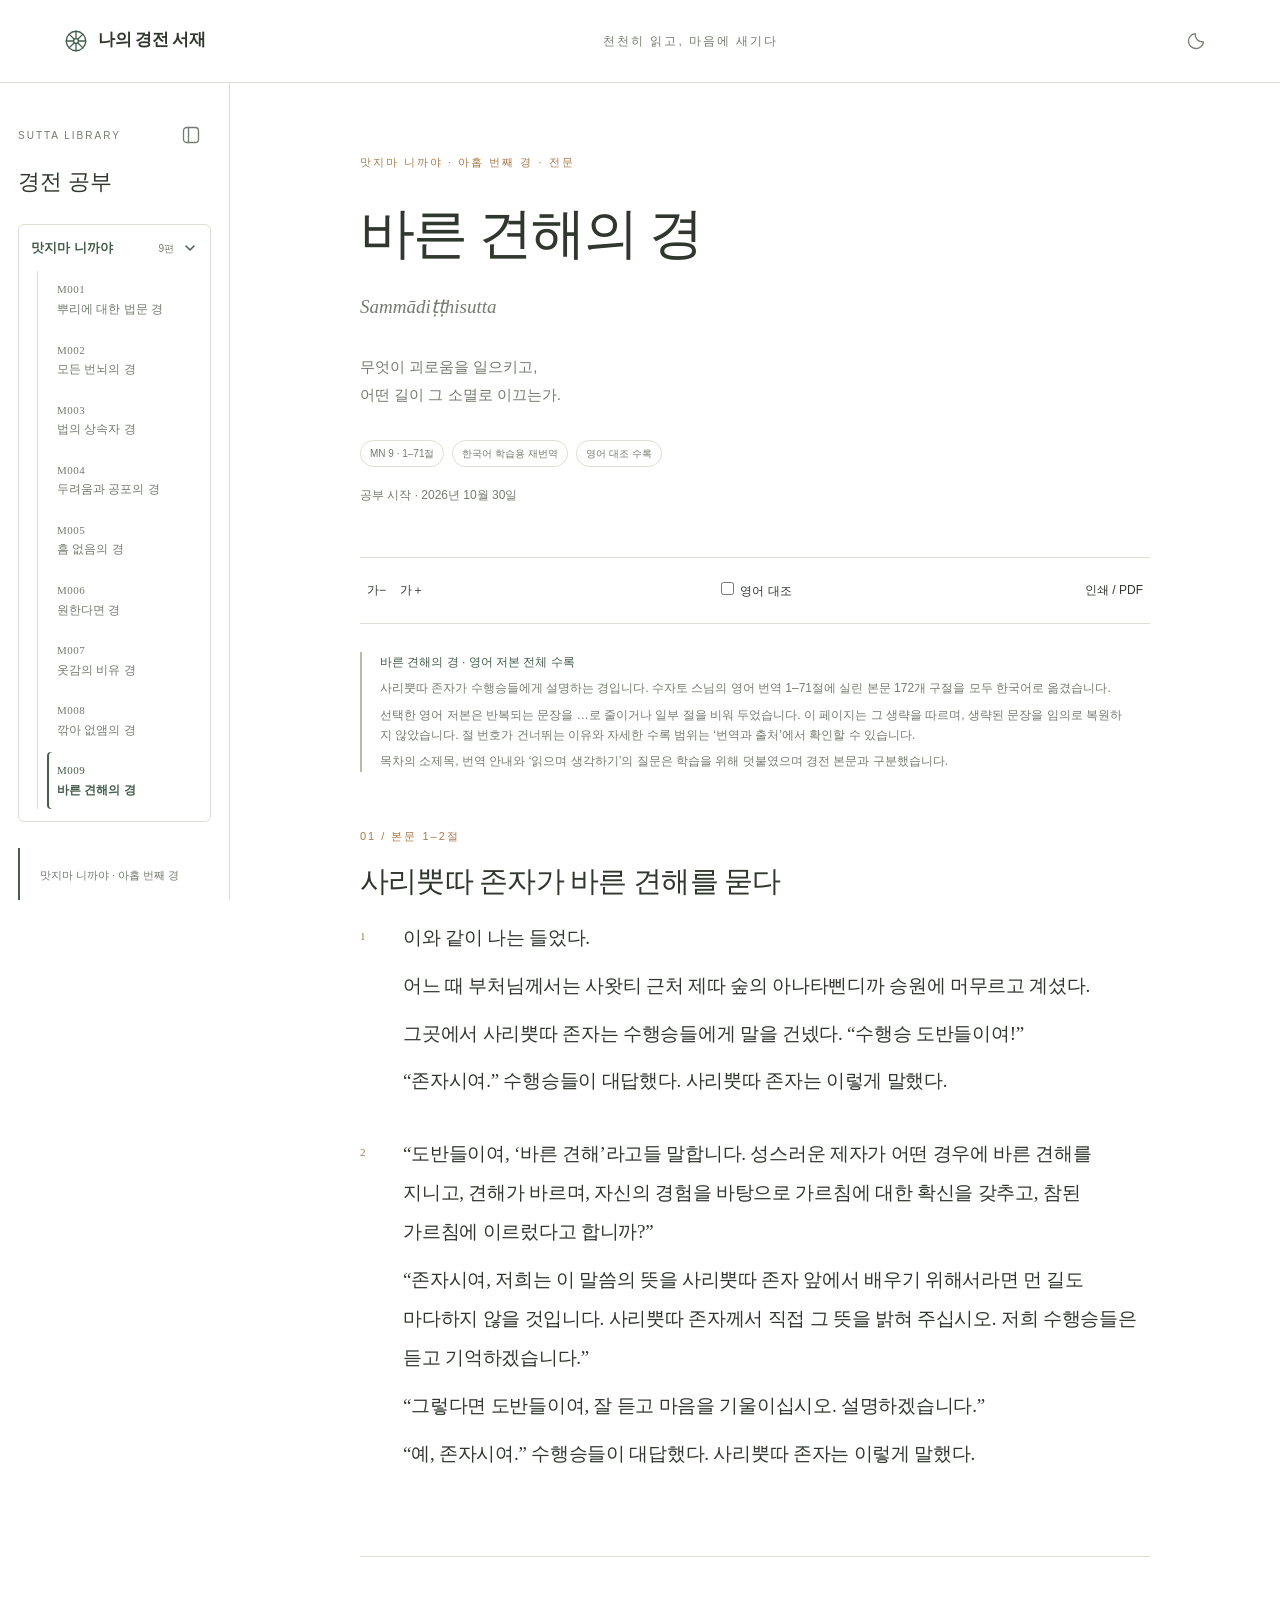
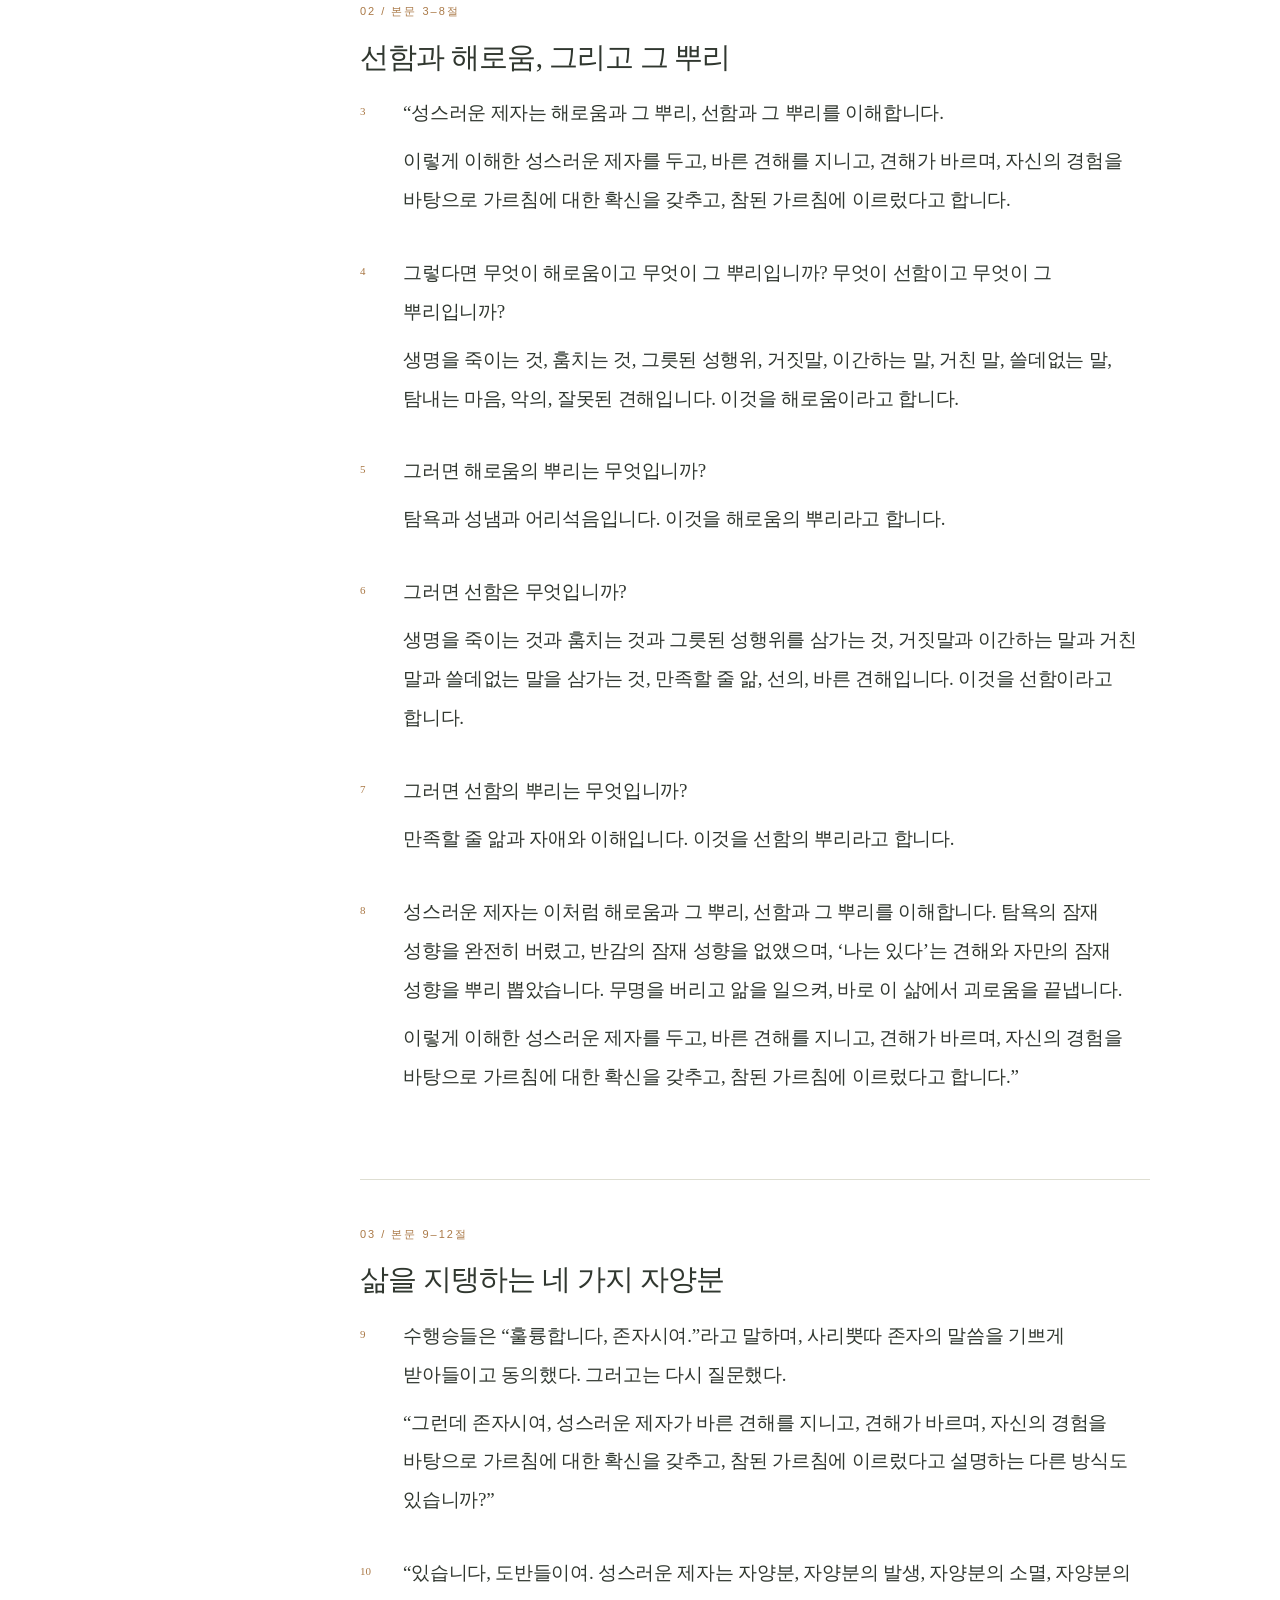
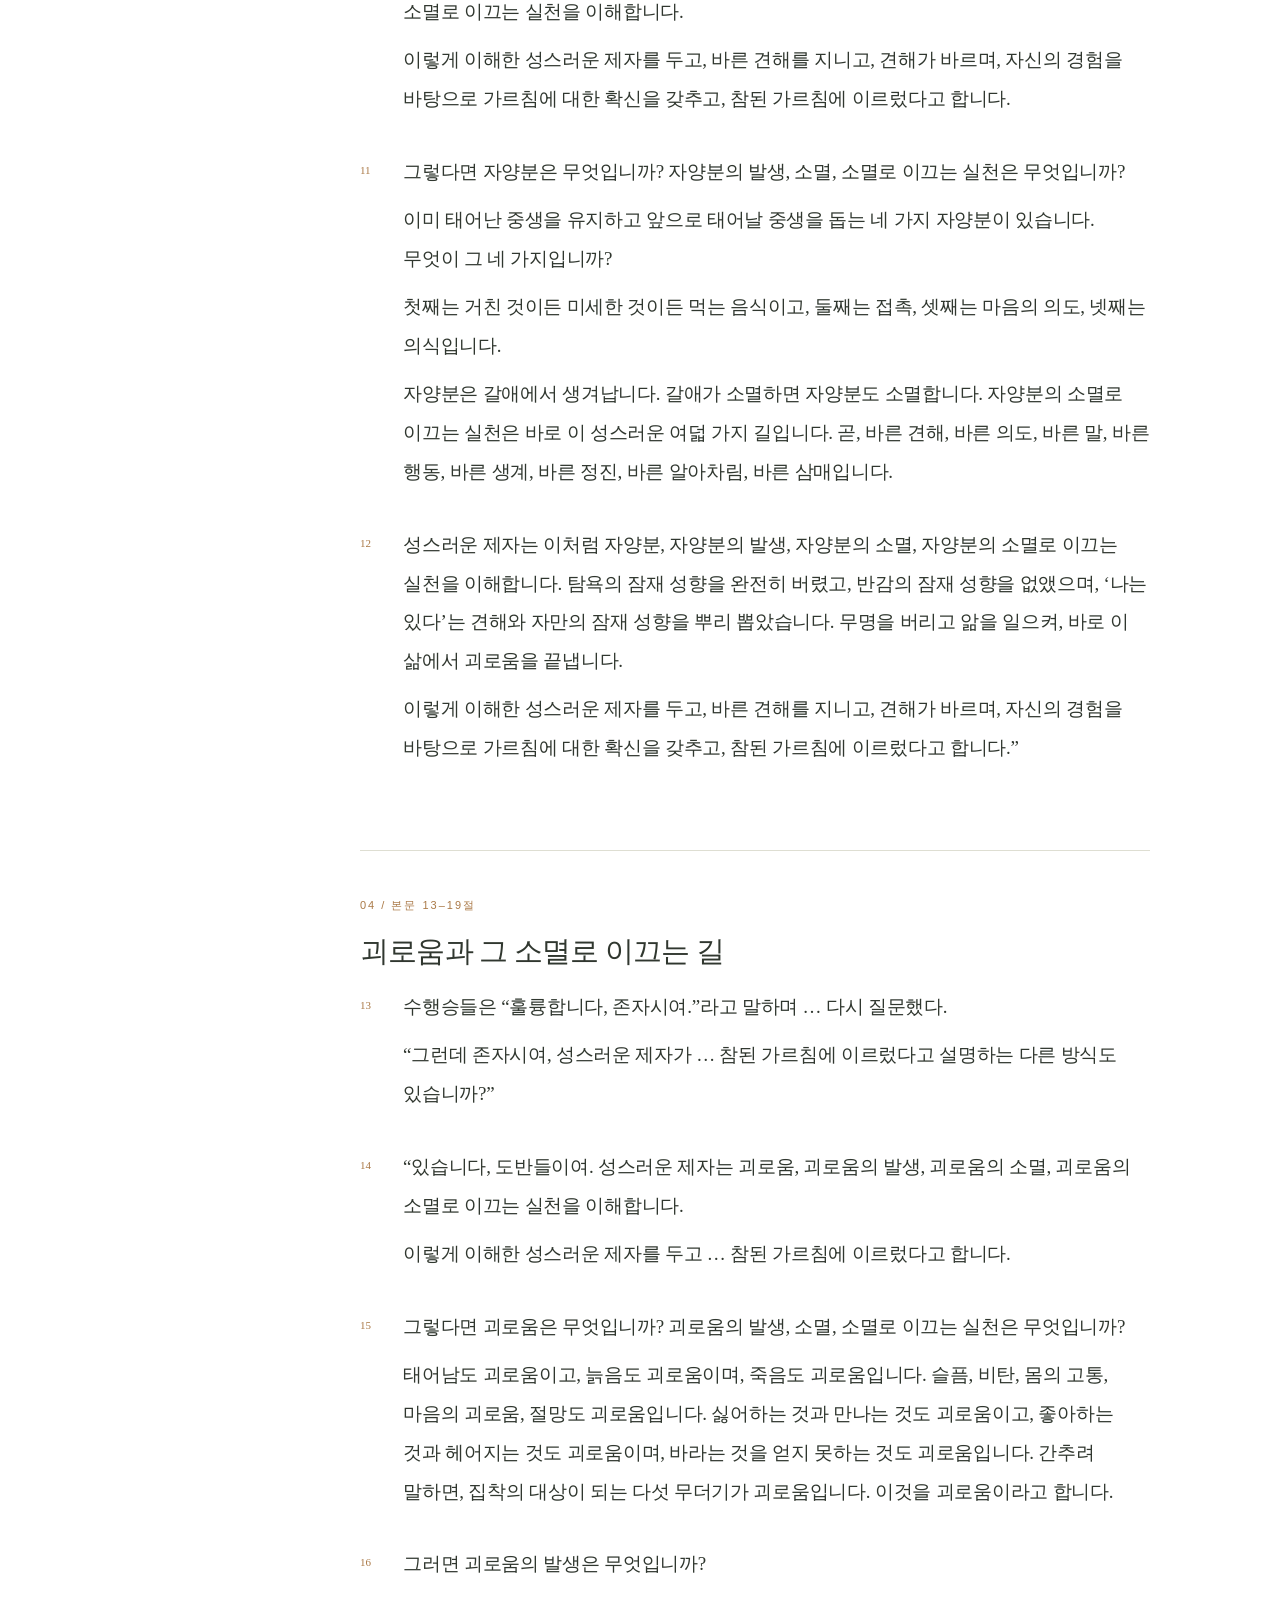
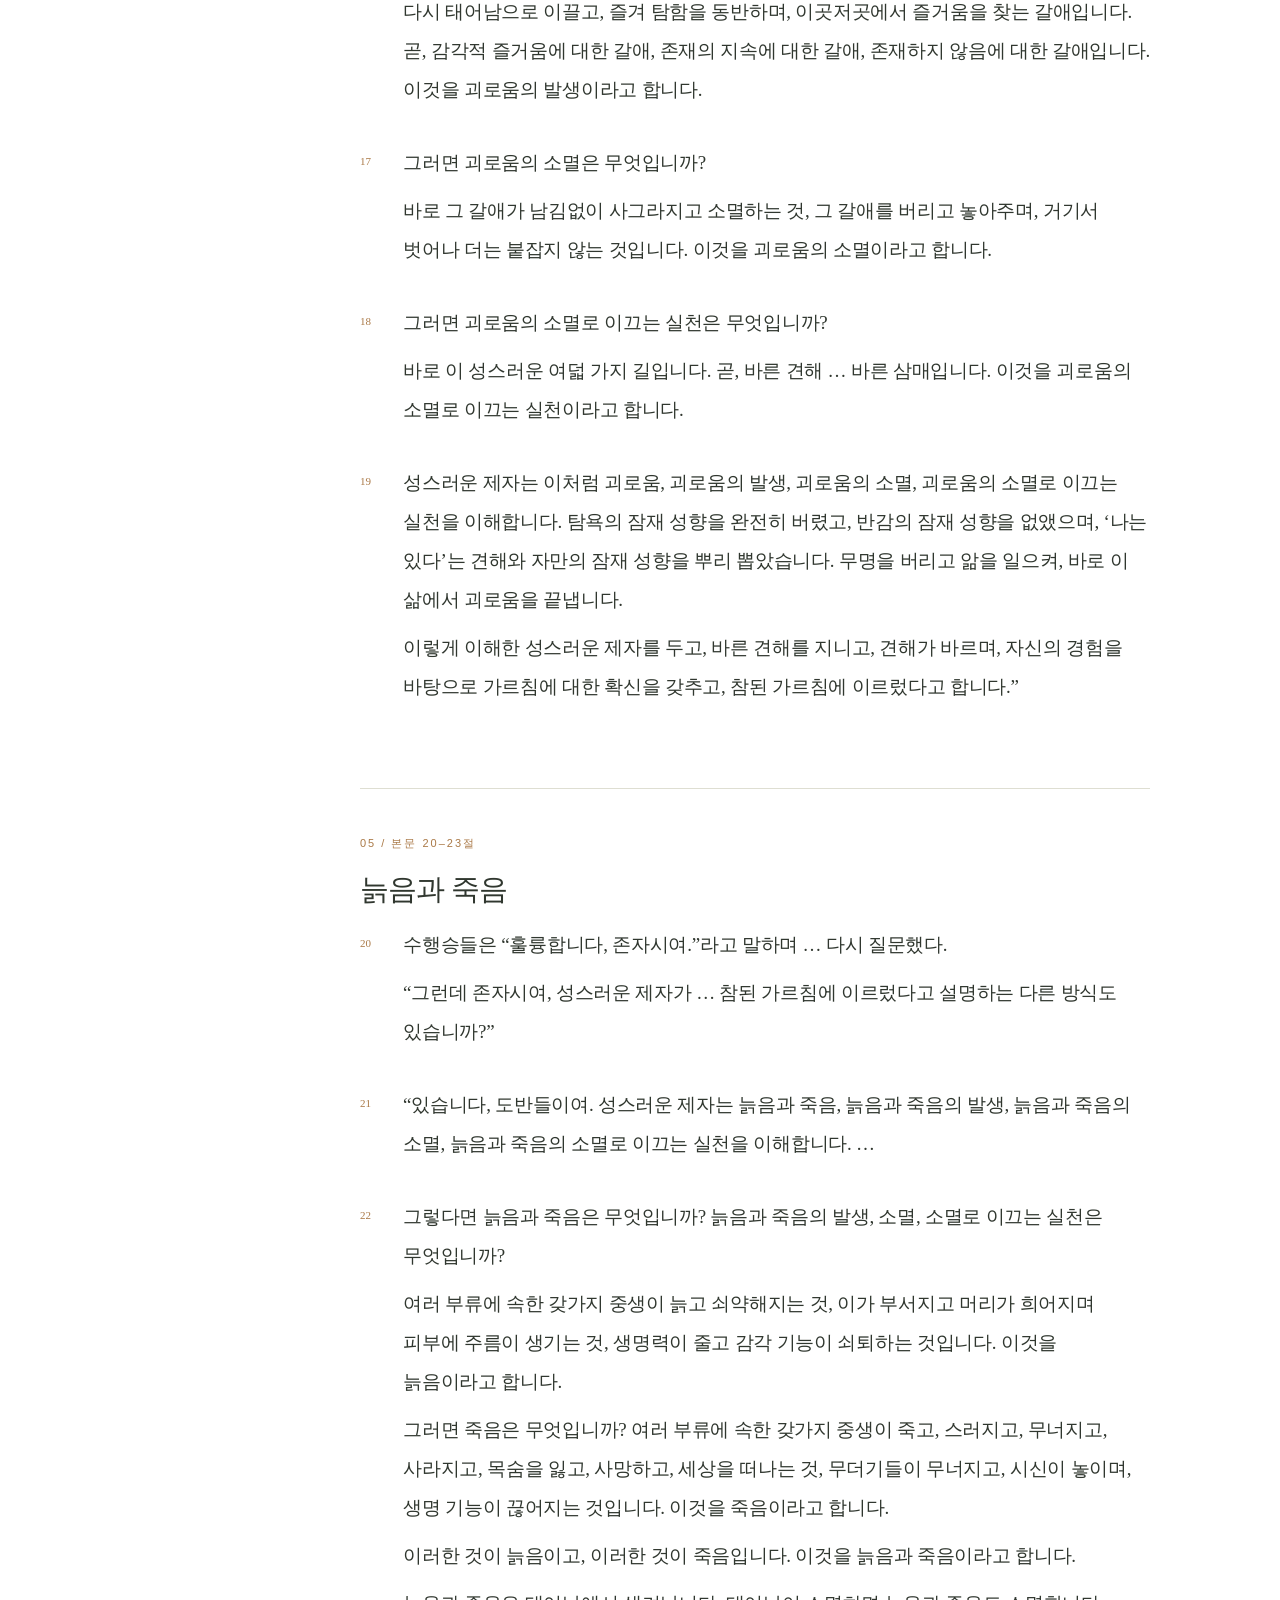
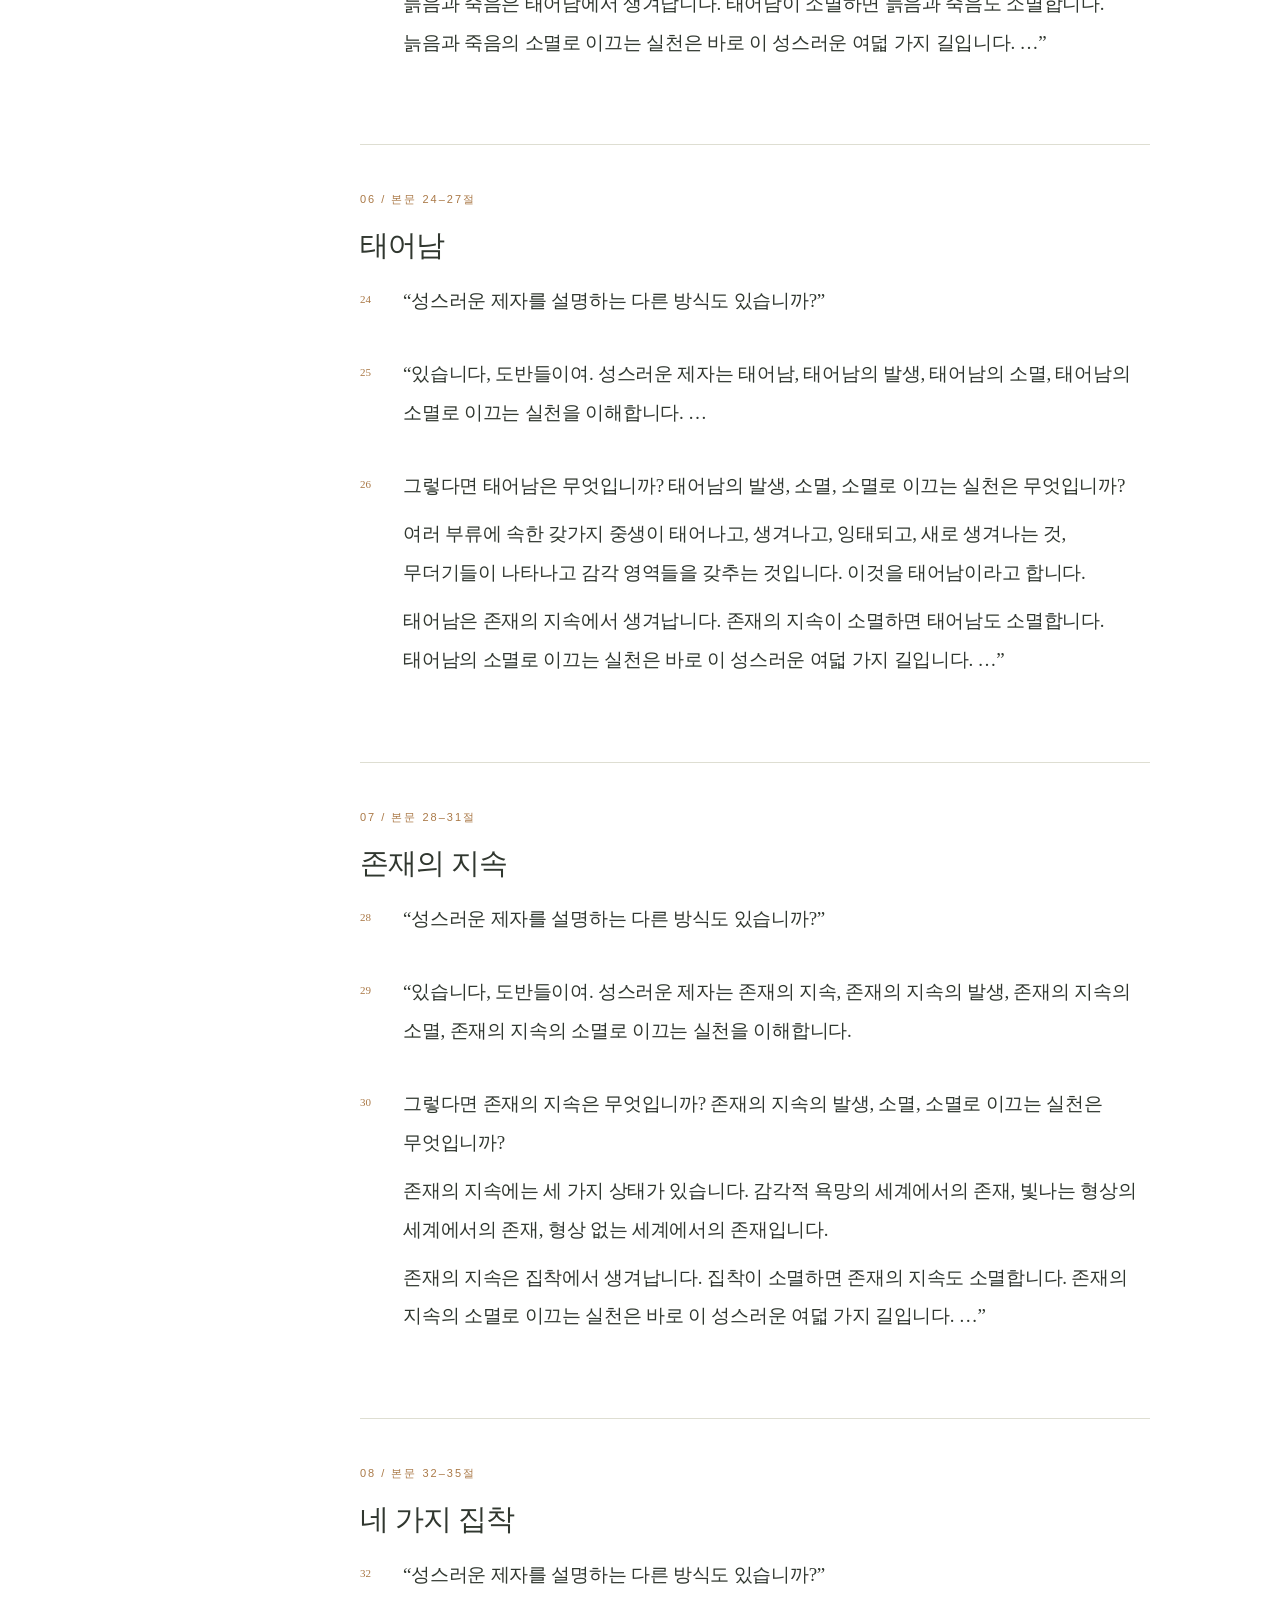
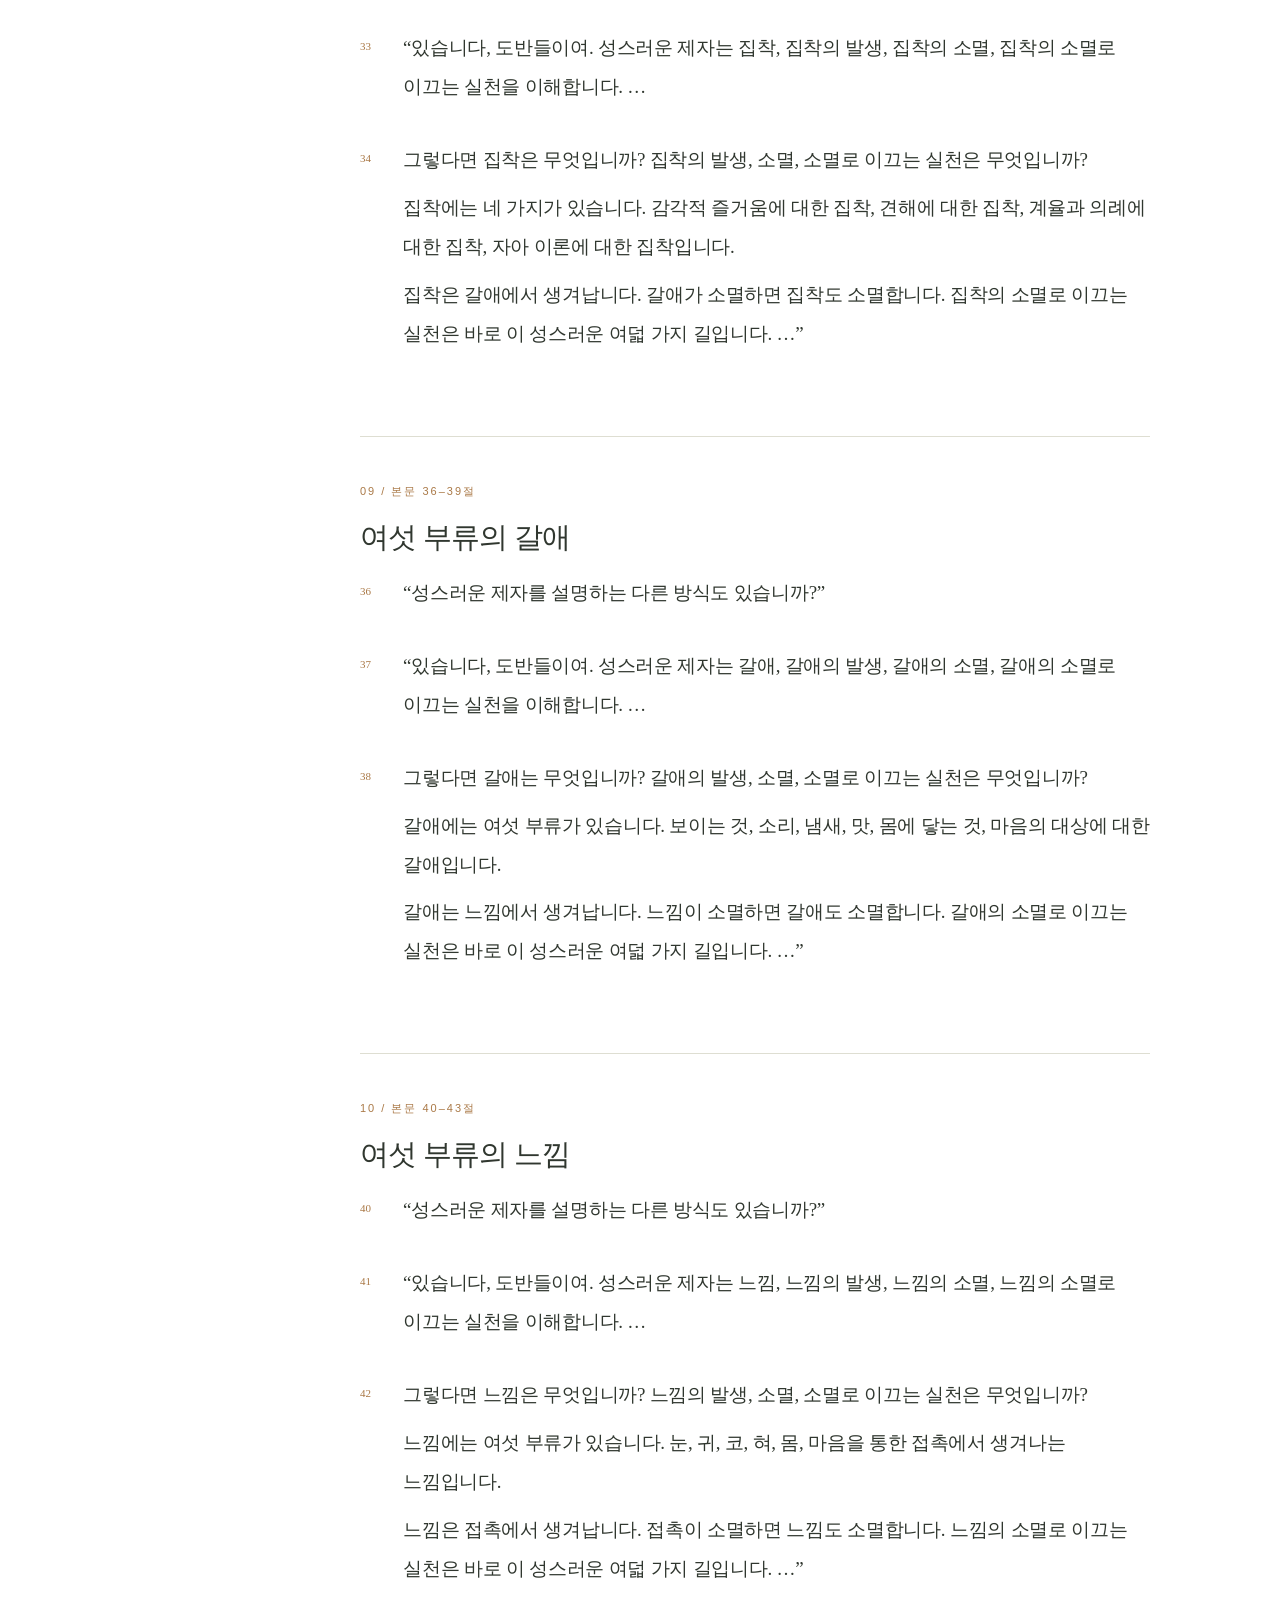
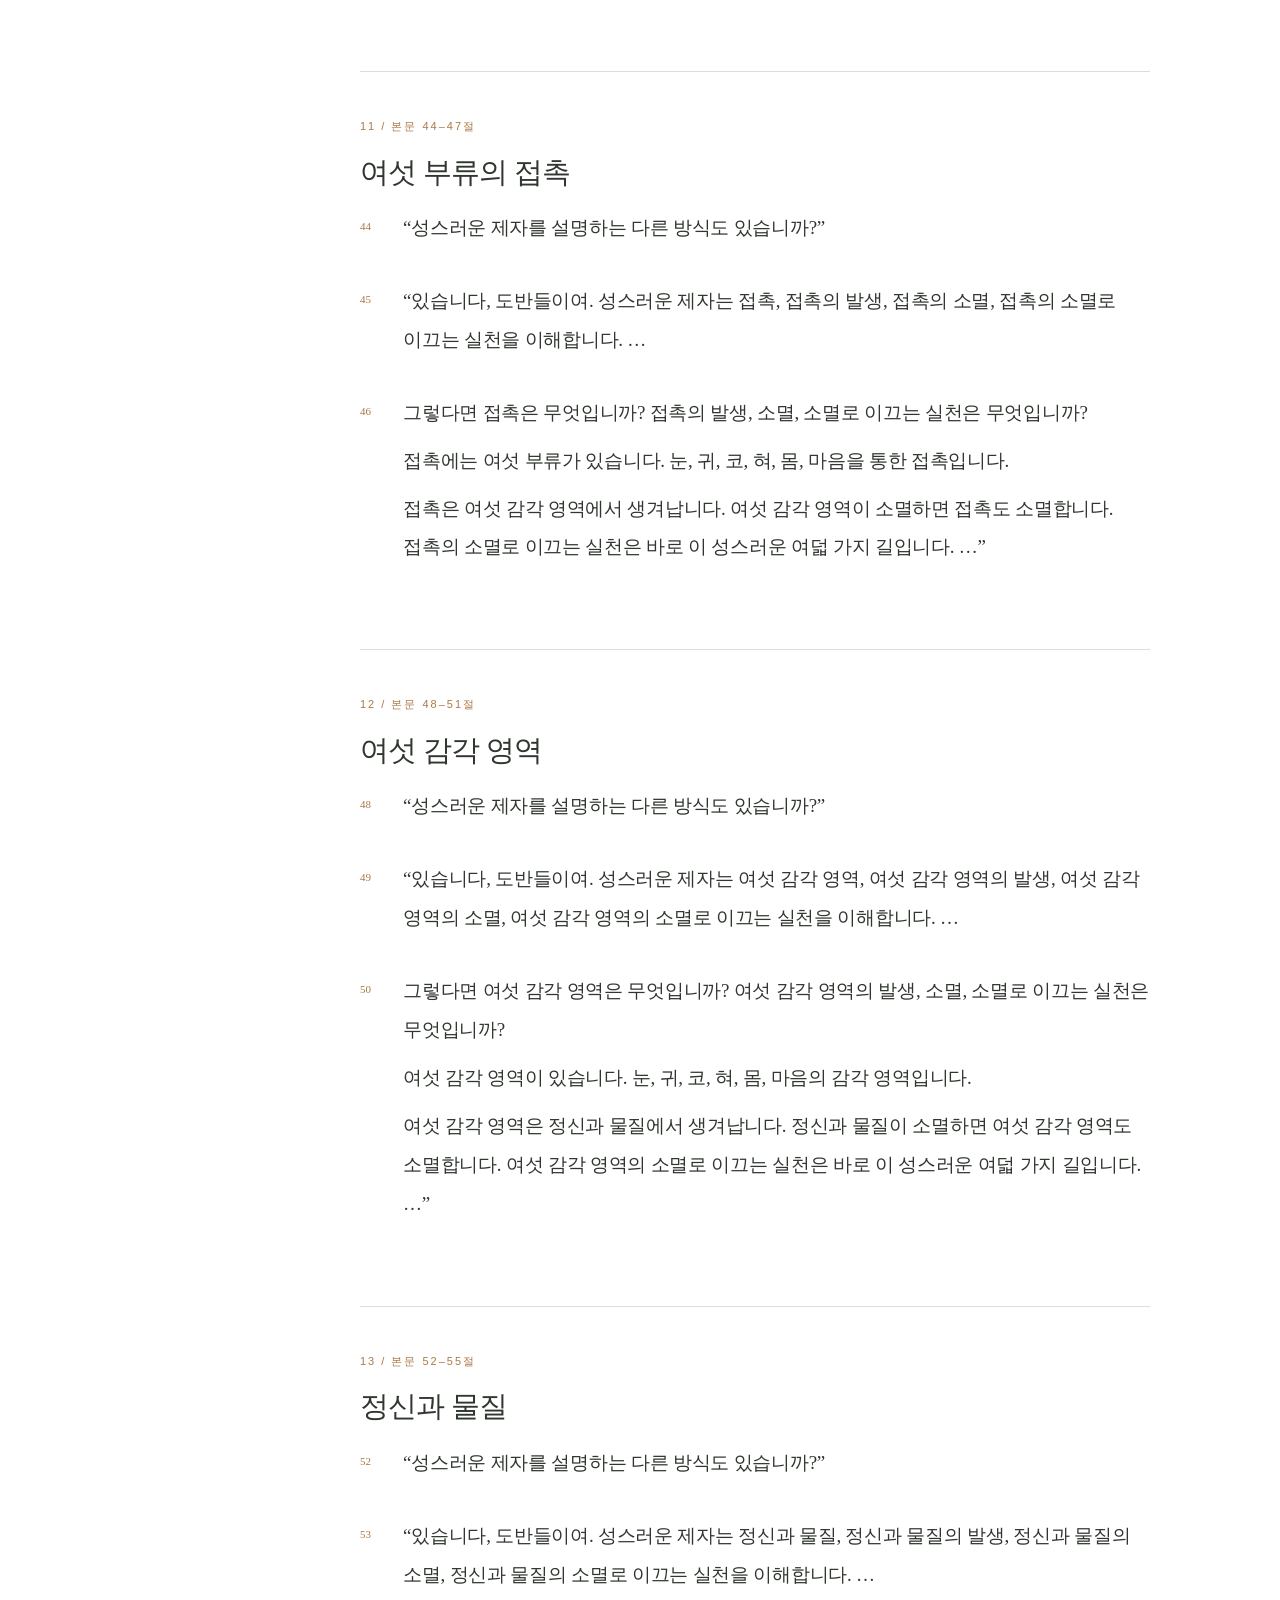
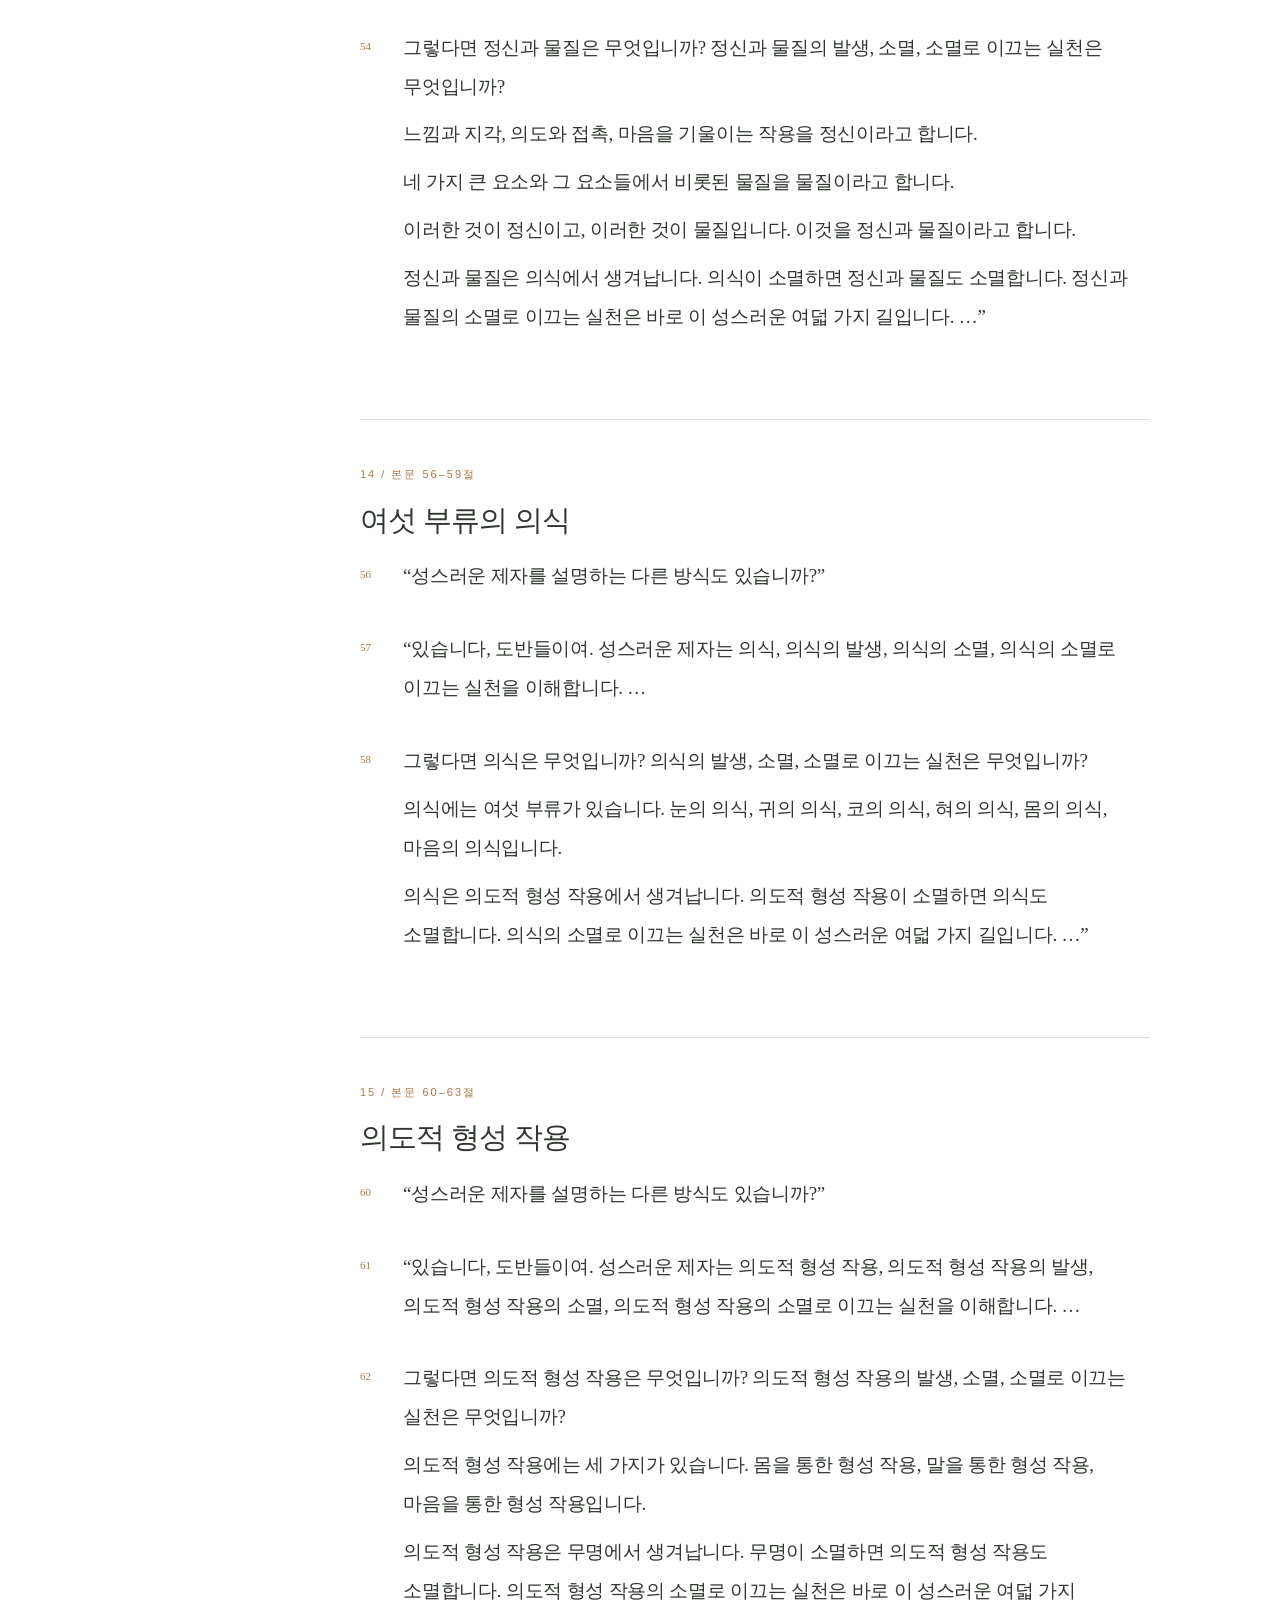
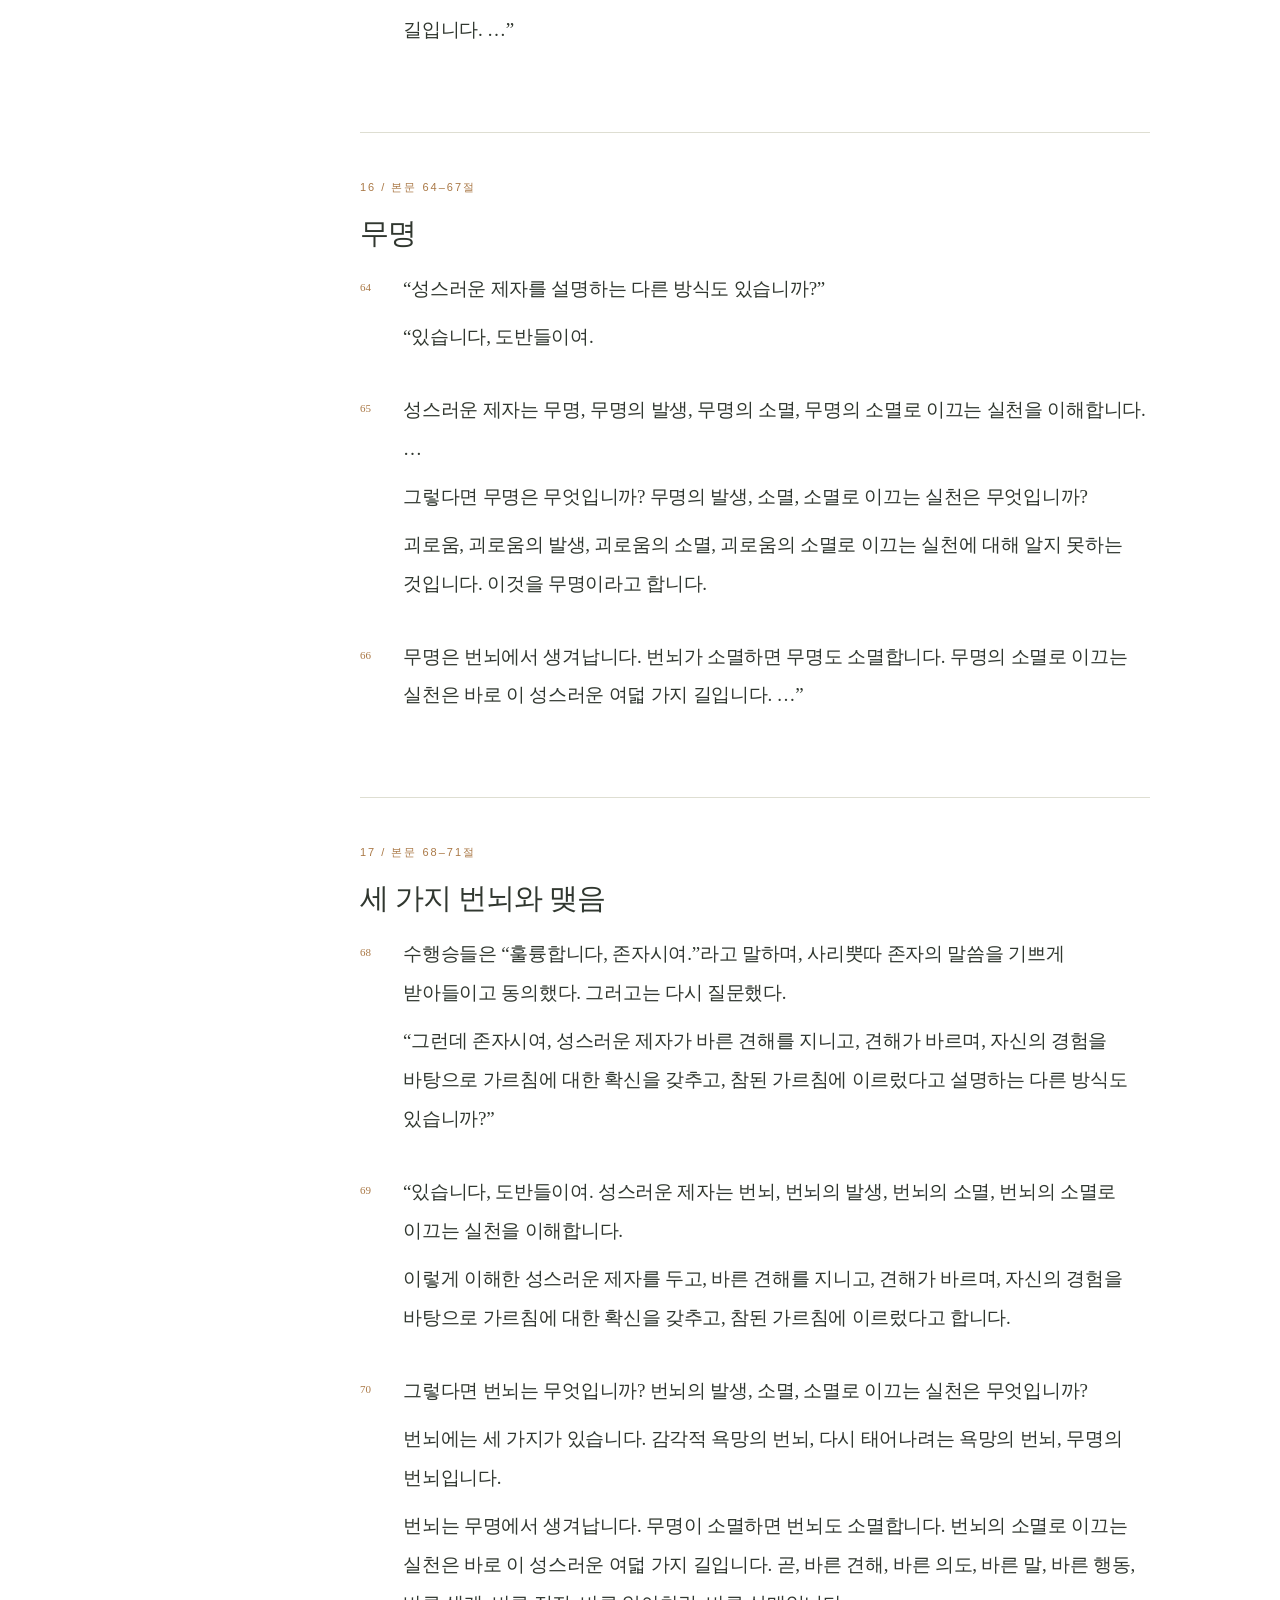
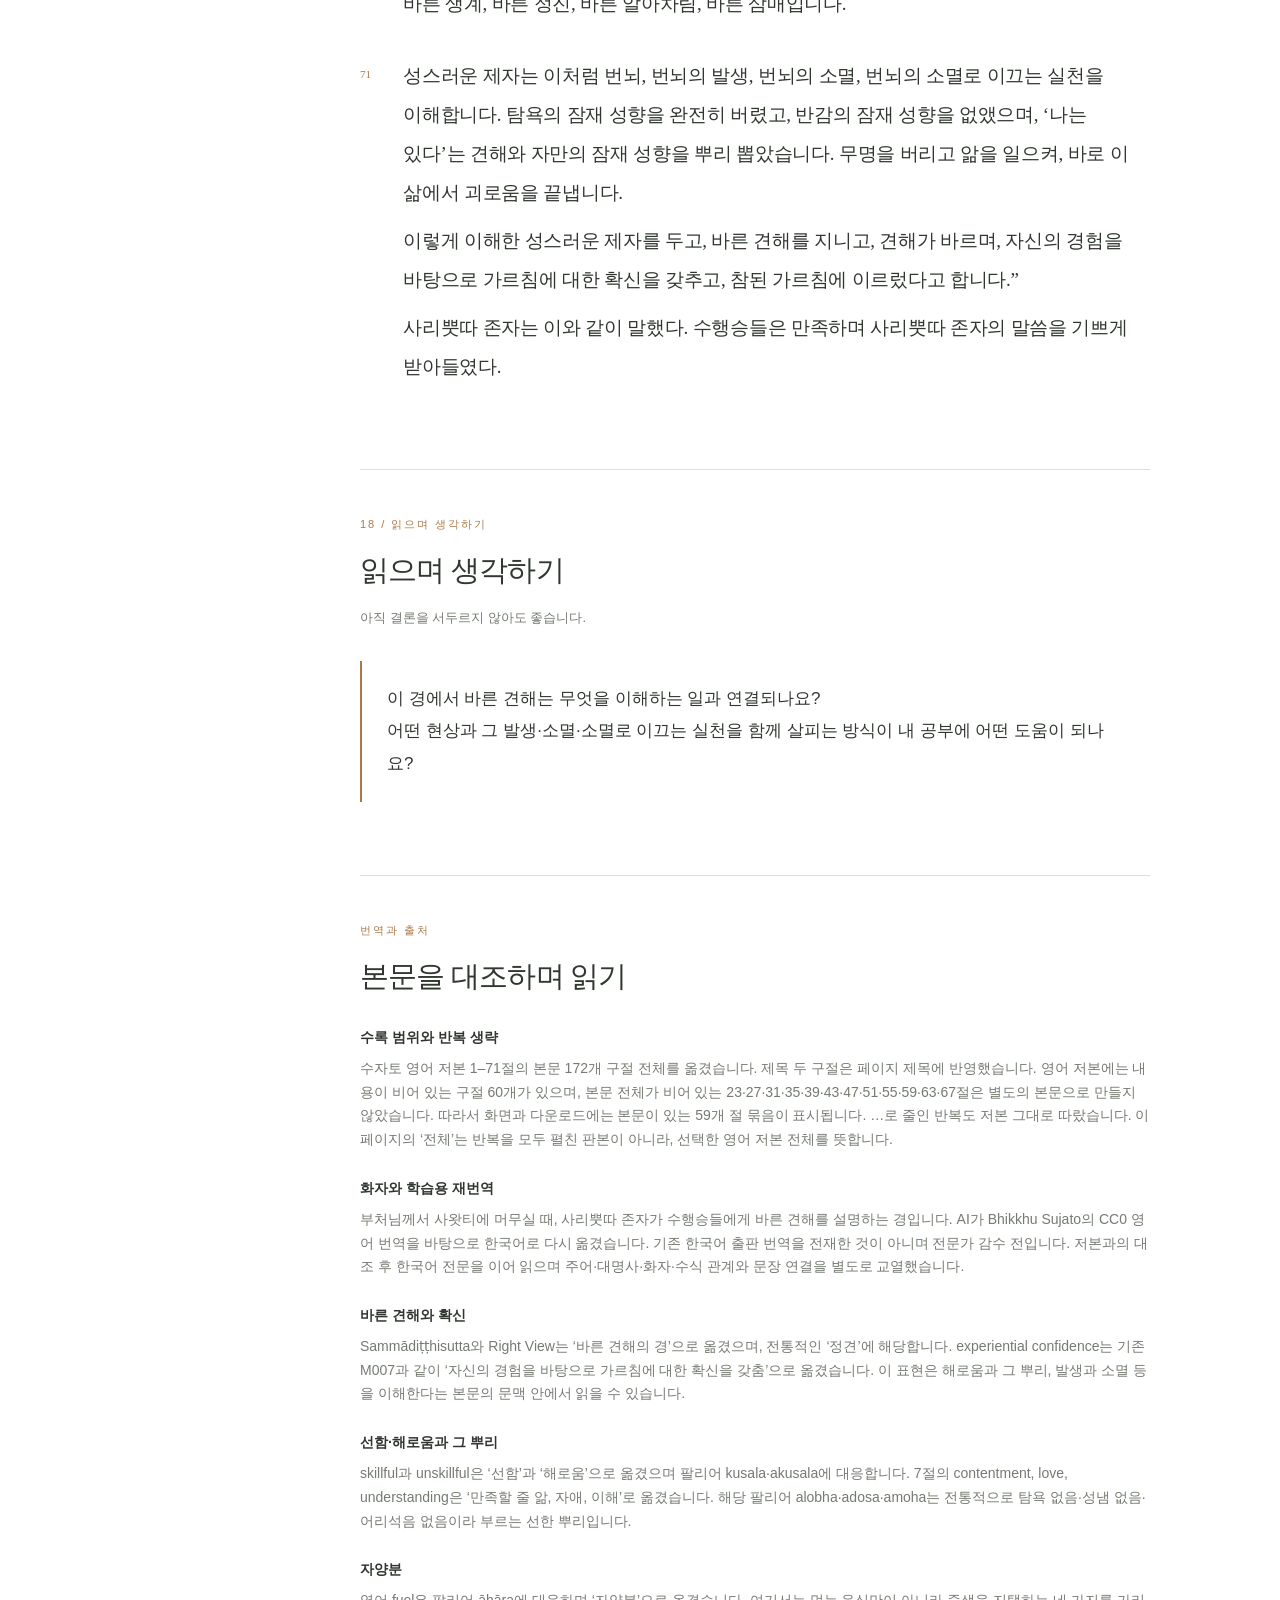
<file: mn9.html>
<!doctype html>
<html lang="ko"><head><meta charset="utf-8"><meta name="viewport" content="width=device-width,initial-scale=1">
<meta name="description" content="맛지마 니까야 M009 바른 견해의 경. 수자토 영어 저본 1–71절의 한국어 학습용 재번역과 영어 대조.">
<title>바른 견해의 경 · 전문 · 나의 경전 서재</title><link rel="stylesheet" href="style.css?v=20261012-white"><link rel="stylesheet" href="library.css?v=20261012-icons">
<style>
.commentary{margin:26px 0 28px 43px;padding:23px 25px;background:var(--paper);border:1px solid var(--line);border-radius:5px;font-size:15px;line-height:1.95;word-break:keep-all;overflow-wrap:anywhere}.commentary .label{font-size:11px;letter-spacing:1px;color:var(--accent)}.commentary h3{font-size:17px;margin:8px 0 12px;color:var(--green)}.commentary p{margin:10px 0}.commentary ul,.commentary ol{padding-left:23px}.commentary li{margin:9px 0}.commentary .example{border-left:2px solid var(--line);padding-left:16px;margin-top:20px}.method-list{padding-left:23px}.method-list li{margin:10px 0}.method-list strong{color:var(--green)}.study-question{padding:22px 25px;border-left:2px solid var(--accent);background:var(--paper);font-size:17px;line-height:1.9;margin:25px 0}.next-reading{padding:22px;border:1px solid var(--line);border-radius:5px;margin:30px 0;font-size:14px}.next-reading p{margin:8px 0;color:var(--muted)}.next-reading a{color:var(--green)}.study-date{font-size:12px;color:var(--muted);margin-top:18px}
@media(max-width:700px){.commentary{margin-left:0;padding:19px;font-size:15px}.commentary h3{font-size:16px}.study-question{font-size:16px}.hero h1{font-size:40px}.hero .eyebrow{letter-spacing:1px}}
@media print{.commentary{margin-left:0;font-size:11pt}.reading-note{display:block}.next-reading{display:none}.commentary,.study-question{background:white}.chapter{break-before:auto}.english{font-size:10pt}}
@media(min-width:701px){aside{max-height:calc(100dvh - 25px);overflow-y:auto;scrollbar-width:thin;padding-bottom:20px}}
.personal-reflection{margin-top:28px}.personal-reflection .korean p{margin-bottom:1.5em}.reflection-notice{margin:24px 0 32px;padding:16px 18px;background:var(--paper);line-height:1.9}@media print{.reflection-notice{display:block!important}.personal-reflection{break-before:page}}</style></head>
<body><a class="skip" href="#reading">본문으로 이동</a><div id="progress" aria-hidden="true"></div>
<header><div class="header-brand"><button id="sidebar-open" class="icon-button" aria-label="목차 펼치기" title="목차 펼치기" aria-expanded="false" aria-controls="reader-sidebar" hidden><svg viewBox="0 0 24 24" width="20" height="20" fill="none" stroke="currentColor" stroke-width="1.6" stroke-linecap="round" stroke-linejoin="round" aria-hidden="true" focusable="false"><rect x="3" y="3" width="18" height="18" rx="4"/><path d="M9 3v18"/></svg></button><a class="brand" href="index.html"><svg class="brand-mark" xmlns="http://www.w3.org/2000/svg" viewBox="0 0 32 32" width="24" height="24" aria-hidden="true" focusable="false"><g fill="none" stroke="currentColor" stroke-width="1.75" stroke-linecap="round" stroke-linejoin="round"><circle cx="16" cy="16" r="13"/><path d="M16 12.75L16 3"/><path d="M18.298097 13.701903L25.192388 6.807612"/><path d="M19.25 16L29 16"/><path d="M18.298097 18.298097L25.192388 25.192388"/><path d="M16 19.25L16 29"/><path d="M13.701903 18.298097L6.807612 25.192388"/><path d="M12.75 16L3 16"/><path d="M13.701903 13.701903L6.807612 6.807612"/><circle cx="16" cy="16" r="3.25"/></g></svg><span class="brand-name">나의 경전 서재</span></a></div><span class="header-caption">천천히 읽고, 마음에 새기다</span><div class="header-actions"><button id="theme" class="icon-button" aria-label="어두운 화면으로 전환" title="어두운 화면으로 전환"><svg class="icon-moon" viewBox="0 0 24 24" width="20" height="20" fill="none" stroke="currentColor" stroke-width="1.6" stroke-linecap="round" stroke-linejoin="round" aria-hidden="true" focusable="false"><path d="M20.9 13A9 9 0 0 1 11 3.1 9 9 0 1 0 20.9 13Z"/></svg><svg class="icon-sun" viewBox="0 0 24 24" width="20" height="20" fill="none" stroke="currentColor" stroke-width="1.6" stroke-linecap="round" stroke-linejoin="round" aria-hidden="true" focusable="false"><circle cx="12" cy="12" r="4"/><path d="M12 2v2m0 16v2M2 12h2m16 0h2M4.9 4.9l1.4 1.4m11.4 11.4 1.4 1.4m0-14.2-1.4 1.4M6.3 17.7l-1.4 1.4"/></svg></button></div></header>
<div class="layout"><aside id="reader-sidebar"><div class="shelf-heading"><div class="shelf-label">SUTTA LIBRARY</div><button id="sidebar-toggle" class="icon-button" aria-label="목차 접기" title="목차 접기" aria-expanded="true" aria-controls="reader-sidebar"><svg viewBox="0 0 24 24" width="20" height="20" fill="none" stroke="currentColor" stroke-width="1.6" stroke-linecap="round" stroke-linejoin="round" aria-hidden="true" focusable="false"><rect x="3" y="3" width="18" height="18" rx="4"/><path d="M9 3v18"/></svg></button></div><div class="shelf-title">경전 공부</div><!-- library:start --><div class="library-tree" role="navigation" aria-label="경전 선택"><details class="library-category" open><summary><span class="library-category-title">맛지마 니까야</span><span class="library-count">9편</span><svg class="library-chevron" viewBox="0 0 16 16" width="16" height="16" aria-hidden="true" focusable="false"><path d="m6 4 4 4-4 4" fill="none" stroke="currentColor" stroke-width="1.5" stroke-linecap="round" stroke-linejoin="round"/></svg></summary><div class="library-books"><a class="library-book" href="index.html"><span class="library-code">M001</span><span class="library-book-title">뿌리에 대한 법문 경</span></a><a class="library-book" href="mn2.html"><span class="library-code">M002</span><span class="library-book-title">모든 번뇌의 경</span></a><a class="library-book" href="mn3.html"><span class="library-code">M003</span><span class="library-book-title">법의 상속자 경</span></a><a class="library-book" href="mn4.html"><span class="library-code">M004</span><span class="library-book-title">두려움과 공포의 경</span></a><a class="library-book" href="mn5.html"><span class="library-code">M005</span><span class="library-book-title">흠 없음의 경</span></a><a class="library-book" href="mn6.html"><span class="library-code">M006</span><span class="library-book-title">원한다면 경</span></a><a class="library-book" href="mn7.html"><span class="library-code">M007</span><span class="library-book-title">옷감의 비유 경</span></a><a class="library-book" href="mn8.html"><span class="library-code">M008</span><span class="library-book-title">깎아 없앰의 경</span></a><a class="library-book" href="mn9.html" aria-current="page"><span class="library-code">M009</span><span class="library-book-title">바른 견해의 경</span></a></div></details></div><!-- library:end --><div class="book-card"><span>맛지마 니까야 · 아홉 번째 경</span><strong>M009</strong><p>바른 견해의 경</p></div>
<nav aria-label="본문 목차"><a href="#opening"><span>01</span>사리뿟따 존자가 바른 견해를 묻다</a><a href="#roots"><span>02</span>선함과 해로움, 그리고 그 뿌리</a><a href="#fuel"><span>03</span>삶을 지탱하는 네 가지 자양분</a><a href="#suffering"><span>04</span>괴로움과 그 소멸로 이끄는 길</a><a href="#aging-death"><span>05</span>늙음과 죽음</a><a href="#birth"><span>06</span>태어남</a><a href="#existence"><span>07</span>존재의 지속</a><a href="#grasping"><span>08</span>네 가지 집착</a><a href="#craving"><span>09</span>여섯 부류의 갈애</a><a href="#feeling"><span>10</span>여섯 부류의 느낌</a><a href="#contact"><span>11</span>여섯 부류의 접촉</a><a href="#sense-fields"><span>12</span>여섯 감각 영역</a><a href="#name-form"><span>13</span>정신과 물질</a><a href="#consciousness"><span>14</span>여섯 부류의 의식</a><a href="#choices"><span>15</span>의도적 형성 작용</a><a href="#ignorance"><span>16</span>무명</a><a href="#defilements"><span>17</span>세 가지 번뇌와 맺음</a><a href="#pause"><span>18</span>읽으며 생각하기</a></nav><a class="source-nav" href="#translation">번역과 출처 ↗</a></aside>
<main id="top"><div class="hero"><div class="eyebrow">맛지마 니까야 · 아홉 번째 경 · 전문</div><h1>바른 견해의 경</h1><p class="pali" lang="pi">Sammādiṭṭhisutta</p><p class="intro">무엇이 괴로움을 일으키고,<br>어떤 길이 그 소멸로 이끄는가.</p><div class="hero-meta"><span>MN 9 · 1–71절</span><span>한국어 학습용 재번역</span><span>영어 대조 수록</span></div><p class="study-date">공부 시작 · 2026년 10월 30일</p></div>
<div class="toolbar" aria-label="읽기 설정"><div><button id="smaller" aria-label="글자 작게">가−</button><button id="larger" aria-label="글자 크게">가＋</button></div><label><input id="english-toggle" type="checkbox"> 영어 대조</label><button id="print">인쇄 / PDF</button></div>
<div class="reading-note"><strong>바른 견해의 경 · 영어 저본 전체 수록</strong><p>사리뿟따 존자가 수행승들에게 설명하는 경입니다. 수자토 스님의 영어 번역 1–71절에 실린 본문 172개 구절을 모두 한국어로 옮겼습니다.</p><p>선택한 영어 저본은 반복되는 문장을 …로 줄이거나 일부 절을 비워 두었습니다. 이 페이지는 그 생략을 따르며, 생략된 문장을 임의로 복원하지 않았습니다. 절 번호가 건너뛰는 이유와 자세한 수록 범위는 ‘번역과 출처’에서 확인할 수 있습니다.</p><p>목차의 소제목, 번역 안내와 ‘읽으며 생각하기’의 질문은 학습을 위해 덧붙였으며 경전 본문과 구분했습니다.</p></div>
<div id="reading">
<section id="opening" class="chapter"><div class="chapter-label">01 / 본문 1–2절</div><h2>사리뿟따 존자가 바른 견해를 묻다</h2><article id="p1" class="verse"><a class="number" href="#p1" aria-label="1절 링크">1</a><div><div class="korean"><p>이와 같이 나는 들었다.</p><p>어느 때 부처님께서는 사왓티 근처 제따 숲의 아나타삔디까 승원에 머무르고 계셨다.</p><p>그곳에서 사리뿟따 존자는 수행승들에게 말을 건넸다. “수행승 도반들이여!”</p><p>“존자시여.” 수행승들이 대답했다. 사리뿟따 존자는 이렇게 말했다.</p></div><p class="english" lang="en">So I have heard. At one time the Buddha was staying near Sāvatthī in Jeta’s Grove, Anāthapiṇḍika’s monastery. There Sāriputta addressed the mendicants: “Reverends, mendicants!” “Reverend,” they replied. Sāriputta said this:</p></div></article><article id="p2" class="verse"><a class="number" href="#p2" aria-label="2절 링크">2</a><div><div class="korean"><p>“도반들이여, ‘바른 견해’라고들 말합니다. 성스러운 제자가 어떤 경우에 바른 견해를 지니고, 견해가 바르며, 자신의 경험을 바탕으로 가르침에 대한 확신을 갖추고, 참된 가르침에 이르렀다고 합니까?”</p><p>“존자시여, 저희는 이 말씀의 뜻을 사리뿟따 존자 앞에서 배우기 위해서라면 먼 길도 마다하지 않을 것입니다. 사리뿟따 존자께서 직접 그 뜻을 밝혀 주십시오. 저희 수행승들은 듣고 기억하겠습니다.”</p><p>“그렇다면 도반들이여, 잘 듣고 마음을 기울이십시오. 설명하겠습니다.”</p><p>“예, 존자시여.” 수행승들이 대답했다. 사리뿟따 존자는 이렇게 말했다.</p></div><p class="english" lang="en">“Reverends, they speak of this thing called ‘right view’. How do you define a noble disciple who has right view, whose view is correct, who has experiential confidence in the teaching, and has come to the true teaching?” “Reverend, we would travel a long way to learn the meaning of this statement in the presence of Venerable Sāriputta. May Venerable Sāriputta himself please clarify the meaning of this. The mendicants will listen and remember it.” “Well then, reverends, listen and apply your mind well, I will speak.” “Yes, reverend,” they replied. Sāriputta said this:</p></div></article></section>
<section id="roots" class="chapter"><div class="chapter-label">02 / 본문 3–8절</div><h2>선함과 해로움, 그리고 그 뿌리</h2><article id="p3" class="verse"><a class="number" href="#p3" aria-label="3절 링크">3</a><div><div class="korean"><p>“성스러운 제자는 해로움과 그 뿌리, 선함과 그 뿌리를 이해합니다.</p><p>이렇게 이해한 성스러운 제자를 두고, 바른 견해를 지니고, 견해가 바르며, 자신의 경험을 바탕으로 가르침에 대한 확신을 갖추고, 참된 가르침에 이르렀다고 합니다.</p></div><p class="english" lang="en">“A noble disciple understands the unskillful and its root, and the skillful and its root. When they’ve done this, they’re defined as a noble disciple who has right view, whose view is correct, who has experiential confidence in the teaching, and has come to the true teaching.</p></div></article><article id="p4" class="verse"><a class="number" href="#p4" aria-label="4절 링크">4</a><div><div class="korean"><p>그렇다면 무엇이 해로움이고 무엇이 그 뿌리입니까? 무엇이 선함이고 무엇이 그 뿌리입니까?</p><p>생명을 죽이는 것, 훔치는 것, 그릇된 성행위, 거짓말, 이간하는 말, 거친 말, 쓸데없는 말, 탐내는 마음, 악의, 잘못된 견해입니다. 이것을 해로움이라고 합니다.</p></div><p class="english" lang="en">But what is the unskillful and what is its root? And what is the skillful and what is its root? Killing living creatures, stealing, and sexual misconduct; speech that’s false, divisive, harsh, or nonsensical; covetousness, ill will, and wrong view. This is called the unskillful.</p></div></article><article id="p5" class="verse"><a class="number" href="#p5" aria-label="5절 링크">5</a><div><div class="korean"><p>그러면 해로움의 뿌리는 무엇입니까?</p><p>탐욕과 성냄과 어리석음입니다. 이것을 해로움의 뿌리라고 합니다.</p></div><p class="english" lang="en">And what is the root of the unskillful? Greed, hate, and delusion. This is called the root of the unskillful.</p></div></article><article id="p6" class="verse"><a class="number" href="#p6" aria-label="6절 링크">6</a><div><div class="korean"><p>그러면 선함은 무엇입니까?</p><p>생명을 죽이는 것과 훔치는 것과 그릇된 성행위를 삼가는 것, 거짓말과 이간하는 말과 거친 말과 쓸데없는 말을 삼가는 것, 만족할 줄 앎, 선의, 바른 견해입니다. 이것을 선함이라고 합니다.</p></div><p class="english" lang="en">And what is the skillful? Refraining from killing living creatures, stealing, and sexual misconduct; refraining from speech that’s false, divisive, harsh, or nonsensical; contentment, good will, and right view. This is called the skillful.</p></div></article><article id="p7" class="verse"><a class="number" href="#p7" aria-label="7절 링크">7</a><div><div class="korean"><p>그러면 선함의 뿌리는 무엇입니까?</p><p>만족할 줄 앎과 자애와 이해입니다. 이것을 선함의 뿌리라고 합니다.</p></div><p class="english" lang="en">And what is the root of the skillful? Contentment, love, and understanding. This is called the root of the skillful.</p></div></article><article id="p8" class="verse"><a class="number" href="#p8" aria-label="8절 링크">8</a><div><div class="korean"><p>성스러운 제자는 이처럼 해로움과 그 뿌리, 선함과 그 뿌리를 이해합니다. 탐욕의 잠재 성향을 완전히 버렸고, 반감의 잠재 성향을 없앴으며, ‘나는 있다’는 견해와 자만의 잠재 성향을 뿌리 뽑았습니다. 무명을 버리고 앎을 일으켜, 바로 이 삶에서 괴로움을 끝냅니다.</p><p>이렇게 이해한 성스러운 제자를 두고, 바른 견해를 지니고, 견해가 바르며, 자신의 경험을 바탕으로 가르침에 대한 확신을 갖추고, 참된 가르침에 이르렀다고 합니다.”</p></div><p class="english" lang="en">A noble disciple understands in this way the unskillful and its root, and the skillful and its root. They’ve completely given up the underlying tendency to greed, dispelled the underlying tendency to aversion, and eradicated the underlying tendency to the view and conceit ‘I am’. They’ve given up ignorance and given rise to knowledge, and make an end of suffering in this very life. When they’ve done this, they’re defined as a noble disciple who has right view, whose view is correct, who has experiential confidence in the teaching, and has come to the true teaching.”</p></div></article></section>
<section id="fuel" class="chapter"><div class="chapter-label">03 / 본문 9–12절</div><h2>삶을 지탱하는 네 가지 자양분</h2><article id="p9" class="verse"><a class="number" href="#p9" aria-label="9절 링크">9</a><div><div class="korean"><p>수행승들은 “훌륭합니다, 존자시여.”라고 말하며, 사리뿟따 존자의 말씀을 기쁘게 받아들이고 동의했다. 그러고는 다시 질문했다.</p><p>“그런데 존자시여, 성스러운 제자가 바른 견해를 지니고, 견해가 바르며, 자신의 경험을 바탕으로 가르침에 대한 확신을 갖추고, 참된 가르침에 이르렀다고 설명하는 다른 방식도 있습니까?”</p></div><p class="english" lang="en">Saying “Good, reverend,” those mendicants approved and agreed with what Sāriputta said. Then they asked another question: “But reverend, might there be another way to describe a noble disciple who has right view, whose view is correct, who has experiential confidence in the teaching, and has come to the true teaching?”</p></div></article><article id="p10" class="verse"><a class="number" href="#p10" aria-label="10절 링크">10</a><div><div class="korean"><p>“있습니다, 도반들이여. 성스러운 제자는 자양분, 자양분의 발생, 자양분의 소멸, 자양분의 소멸로 이끄는 실천을 이해합니다.</p><p>이렇게 이해한 성스러운 제자를 두고, 바른 견해를 지니고, 견해가 바르며, 자신의 경험을 바탕으로 가르침에 대한 확신을 갖추고, 참된 가르침에 이르렀다고 합니다.</p></div><p class="english" lang="en">“There might, reverends. A noble disciple understands fuel, its origin, its cessation, and the practice that leads to its cessation. When they’ve done this, they’re defined as a noble disciple who has right view, whose view is correct, who has experiential confidence in the teaching, and has come to the true teaching.</p></div></article><article id="p11" class="verse"><a class="number" href="#p11" aria-label="11절 링크">11</a><div><div class="korean"><p>그렇다면 자양분은 무엇입니까? 자양분의 발생, 소멸, 소멸로 이끄는 실천은 무엇입니까?</p><p>이미 태어난 중생을 유지하고 앞으로 태어날 중생을 돕는 네 가지 자양분이 있습니다. 무엇이 그 네 가지입니까?</p><p>첫째는 거친 것이든 미세한 것이든 먹는 음식이고, 둘째는 접촉, 셋째는 마음의 의도, 넷째는 의식입니다.</p><p>자양분은 갈애에서 생겨납니다. 갈애가 소멸하면 자양분도 소멸합니다. 자양분의 소멸로 이끄는 실천은 바로 이 성스러운 여덟 가지 길입니다. 곧, 바른 견해, 바른 의도, 바른 말, 바른 행동, 바른 생계, 바른 정진, 바른 알아차림, 바른 삼매입니다.</p></div><p class="english" lang="en">But what is fuel? What is its origin, its cessation, and the practice that leads to its cessation? These four fuels maintain sentient beings that have been born and help those about to be born. What four? Edible food, whether solid or subtle; contact is the second, mental intention the third, and consciousness the fourth. Fuel originates from craving. Fuel ceases when craving ceases. The practice that leads to the cessation of fuel is simply this noble eightfold path, that is: right view, right purpose, right speech, right action, right livelihood, right effort, right mindfulness, and right immersion.</p></div></article><article id="p12" class="verse"><a class="number" href="#p12" aria-label="12절 링크">12</a><div><div class="korean"><p>성스러운 제자는 이처럼 자양분, 자양분의 발생, 자양분의 소멸, 자양분의 소멸로 이끄는 실천을 이해합니다. 탐욕의 잠재 성향을 완전히 버렸고, 반감의 잠재 성향을 없앴으며, ‘나는 있다’는 견해와 자만의 잠재 성향을 뿌리 뽑았습니다. 무명을 버리고 앎을 일으켜, 바로 이 삶에서 괴로움을 끝냅니다.</p><p>이렇게 이해한 성스러운 제자를 두고, 바른 견해를 지니고, 견해가 바르며, 자신의 경험을 바탕으로 가르침에 대한 확신을 갖추고, 참된 가르침에 이르렀다고 합니다.”</p></div><p class="english" lang="en">A noble disciple understands in this way fuel, its origin, its cessation, and the practice that leads to its cessation. They’ve completely given up the underlying tendency to greed, dispelled the underlying tendency to aversion, and eradicated the underlying tendency to the view and conceit ‘I am’. They’ve given up ignorance and given rise to knowledge, and make an end of suffering in this very life. When they’ve done this, they’re defined as a noble disciple who has right view, whose view is correct, who has experiential confidence in the teaching, and has come to the true teaching.”</p></div></article></section>
<section id="suffering" class="chapter"><div class="chapter-label">04 / 본문 13–19절</div><h2>괴로움과 그 소멸로 이끄는 길</h2><article id="p13" class="verse"><a class="number" href="#p13" aria-label="13절 링크">13</a><div><div class="korean"><p>수행승들은 “훌륭합니다, 존자시여.”라고 말하며 … 다시 질문했다.</p><p>“그런데 존자시여, 성스러운 제자가 … 참된 가르침에 이르렀다고 설명하는 다른 방식도 있습니까?”</p></div><p class="english" lang="en">Saying “Good, reverend,” those mendicants … asked another question: “But reverend, might there be another way to describe a noble disciple who … has come to the true teaching?”</p></div></article><article id="p14" class="verse"><a class="number" href="#p14" aria-label="14절 링크">14</a><div><div class="korean"><p>“있습니다, 도반들이여. 성스러운 제자는 괴로움, 괴로움의 발생, 괴로움의 소멸, 괴로움의 소멸로 이끄는 실천을 이해합니다.</p><p>이렇게 이해한 성스러운 제자를 두고 … 참된 가르침에 이르렀다고 합니다.</p></div><p class="english" lang="en">“There might, reverends. A noble disciple understands suffering, its origin, its cessation, and the practice that leads to its cessation. When they’ve done this, they’re defined as a noble disciple who … has come to the true teaching.</p></div></article><article id="p15" class="verse"><a class="number" href="#p15" aria-label="15절 링크">15</a><div><div class="korean"><p>그렇다면 괴로움은 무엇입니까? 괴로움의 발생, 소멸, 소멸로 이끄는 실천은 무엇입니까?</p><p>태어남도 괴로움이고, 늙음도 괴로움이며, 죽음도 괴로움입니다. 슬픔, 비탄, 몸의 고통, 마음의 괴로움, 절망도 괴로움입니다. 싫어하는 것과 만나는 것도 괴로움이고, 좋아하는 것과 헤어지는 것도 괴로움이며, 바라는 것을 얻지 못하는 것도 괴로움입니다. 간추려 말하면, 집착의 대상이 되는 다섯 무더기가 괴로움입니다. 이것을 괴로움이라고 합니다.</p></div><p class="english" lang="en">But what is suffering? What is its origin, its cessation, and the practice that leads to its cessation? Rebirth is suffering; old age is suffering; death is suffering; sorrow, lamentation, pain, sadness, and distress are suffering; being coupled with the disliked is suffering; separation from the liked is suffering; not getting what you wish for is suffering. In brief, the five grasping aggregates are suffering. This is called suffering.</p></div></article><article id="p16" class="verse"><a class="number" href="#p16" aria-label="16절 링크">16</a><div><div class="korean"><p>그러면 괴로움의 발생은 무엇입니까?</p><p>다시 태어남으로 이끌고, 즐겨 탐함을 동반하며, 이곳저곳에서 즐거움을 찾는 갈애입니다. 곧, 감각적 즐거움에 대한 갈애, 존재의 지속에 대한 갈애, 존재하지 않음에 대한 갈애입니다. 이것을 괴로움의 발생이라고 합니다.</p></div><p class="english" lang="en">And what is the origin of suffering? It’s the craving that leads to future lives, mixed up with relishing and greed, taking pleasure there wherever it alights. That is, craving for sensual pleasures, craving for continued existence, and craving for nonexistence. This is called the origin of suffering.</p></div></article><article id="p17" class="verse"><a class="number" href="#p17" aria-label="17절 링크">17</a><div><div class="korean"><p>그러면 괴로움의 소멸은 무엇입니까?</p><p>바로 그 갈애가 남김없이 사그라지고 소멸하는 것, 그 갈애를 버리고 놓아주며, 거기서 벗어나 더는 붙잡지 않는 것입니다. 이것을 괴로움의 소멸이라고 합니다.</p></div><p class="english" lang="en">And what is the cessation of suffering? It’s the fading away and cessation of that very same craving with no residue left behind; giving it away, letting it go, releasing it, and not clinging to it. This is called the cessation of suffering.</p></div></article><article id="p18" class="verse"><a class="number" href="#p18" aria-label="18절 링크">18</a><div><div class="korean"><p>그러면 괴로움의 소멸로 이끄는 실천은 무엇입니까?</p><p>바로 이 성스러운 여덟 가지 길입니다. 곧, 바른 견해 … 바른 삼매입니다. 이것을 괴로움의 소멸로 이끄는 실천이라고 합니다.</p></div><p class="english" lang="en">And what is the practice that leads to the cessation of suffering? It is simply this noble eightfold path, that is: right view … right immersion. This is called the practice that leads to the cessation of suffering.</p></div></article><article id="p19" class="verse"><a class="number" href="#p19" aria-label="19절 링크">19</a><div><div class="korean"><p>성스러운 제자는 이처럼 괴로움, 괴로움의 발생, 괴로움의 소멸, 괴로움의 소멸로 이끄는 실천을 이해합니다. 탐욕의 잠재 성향을 완전히 버렸고, 반감의 잠재 성향을 없앴으며, ‘나는 있다’는 견해와 자만의 잠재 성향을 뿌리 뽑았습니다. 무명을 버리고 앎을 일으켜, 바로 이 삶에서 괴로움을 끝냅니다.</p><p>이렇게 이해한 성스러운 제자를 두고, 바른 견해를 지니고, 견해가 바르며, 자신의 경험을 바탕으로 가르침에 대한 확신을 갖추고, 참된 가르침에 이르렀다고 합니다.”</p></div><p class="english" lang="en">A noble disciple understands in this way suffering, its origin, its cessation, and the practice that leads to its cessation. They’ve completely given up the underlying tendency to greed, dispelled the underlying tendency to aversion, and eradicated the underlying tendency to the view and conceit ‘I am’. They’ve given up ignorance and given rise to knowledge, and make an end of suffering in this very life. When they’ve done this, they’re defined as a noble disciple who has right view, whose view is correct, who has experiential confidence in the teaching, and has come to the true teaching.”</p></div></article></section>
<section id="aging-death" class="chapter"><div class="chapter-label">05 / 본문 20–23절</div><h2>늙음과 죽음</h2><article id="p20" class="verse"><a class="number" href="#p20" aria-label="20절 링크">20</a><div><div class="korean"><p>수행승들은 “훌륭합니다, 존자시여.”라고 말하며 … 다시 질문했다.</p><p>“그런데 존자시여, 성스러운 제자가 … 참된 가르침에 이르렀다고 설명하는 다른 방식도 있습니까?”</p></div><p class="english" lang="en">Saying “Good, reverend,” those mendicants … asked another question: “But reverend, might there be another way to describe a noble disciple who … has come to the true teaching?”</p></div></article><article id="p21" class="verse"><a class="number" href="#p21" aria-label="21절 링크">21</a><div><div class="korean"><p>“있습니다, 도반들이여. 성스러운 제자는 늙음과 죽음, 늙음과 죽음의 발생, 늙음과 죽음의 소멸, 늙음과 죽음의 소멸로 이끄는 실천을 이해합니다. …</p></div><p class="english" lang="en">“There might, reverends. A noble disciple understands old age and death, their origin, their cessation, and the practice that leads to their cessation …</p></div></article><article id="p22" class="verse"><a class="number" href="#p22" aria-label="22절 링크">22</a><div><div class="korean"><p>그렇다면 늙음과 죽음은 무엇입니까? 늙음과 죽음의 발생, 소멸, 소멸로 이끄는 실천은 무엇입니까?</p><p>여러 부류에 속한 갖가지 중생이 늙고 쇠약해지는 것, 이가 부서지고 머리가 희어지며 피부에 주름이 생기는 것, 생명력이 줄고 감각 기능이 쇠퇴하는 것입니다. 이것을 늙음이라고 합니다.</p><p>그러면 죽음은 무엇입니까? 여러 부류에 속한 갖가지 중생이 죽고, 스러지고, 무너지고, 사라지고, 목숨을 잃고, 사망하고, 세상을 떠나는 것, 무더기들이 무너지고, 시신이 놓이며, 생명 기능이 끊어지는 것입니다. 이것을 죽음이라고 합니다.</p><p>이러한 것이 늙음이고, 이러한 것이 죽음입니다. 이것을 늙음과 죽음이라고 합니다.</p><p>늙음과 죽음은 태어남에서 생겨납니다. 태어남이 소멸하면 늙음과 죽음도 소멸합니다. 늙음과 죽음의 소멸로 이끄는 실천은 바로 이 성스러운 여덟 가지 길입니다. …”</p></div><p class="english" lang="en">But what are old age and death? What is their origin, their cessation, and the practice that leads to their cessation? The old age, decrepitude, broken teeth, gray hair, wrinkly skin, diminished vitality, and failing faculties of the various sentient beings in the various orders of sentient beings. This is called old age. And what is death? The passing away, perishing, disintegration, demise, mortality, death, decease, breaking up of the aggregates, laying to rest of the corpse, and cutting off of the life faculty of the various sentient beings in the various orders of sentient beings. This is called death. Such is old age, and such is death. This is called old age and death. Old age and death originate from rebirth. Old age and death cease when rebirth ceases. The practice that leads to the cessation of old age and death is simply this noble eightfold path …”</p></div></article></section>
<section id="birth" class="chapter"><div class="chapter-label">06 / 본문 24–27절</div><h2>태어남</h2><article id="p24" class="verse"><a class="number" href="#p24" aria-label="24절 링크">24</a><div><div class="korean"><p>“성스러운 제자를 설명하는 다른 방식도 있습니까?”</p></div><p class="english" lang="en">“Might there be another way to describe a noble disciple?”</p></div></article><article id="p25" class="verse"><a class="number" href="#p25" aria-label="25절 링크">25</a><div><div class="korean"><p>“있습니다, 도반들이여. 성스러운 제자는 태어남, 태어남의 발생, 태어남의 소멸, 태어남의 소멸로 이끄는 실천을 이해합니다. …</p></div><p class="english" lang="en">“There might, reverends. A noble disciple understands rebirth, its origin, its cessation, and the practice that leads to its cessation …</p></div></article><article id="p26" class="verse"><a class="number" href="#p26" aria-label="26절 링크">26</a><div><div class="korean"><p>그렇다면 태어남은 무엇입니까? 태어남의 발생, 소멸, 소멸로 이끄는 실천은 무엇입니까?</p><p>여러 부류에 속한 갖가지 중생이 태어나고, 생겨나고, 잉태되고, 새로 생겨나는 것, 무더기들이 나타나고 감각 영역들을 갖추는 것입니다. 이것을 태어남이라고 합니다.</p><p>태어남은 존재의 지속에서 생겨납니다. 존재의 지속이 소멸하면 태어남도 소멸합니다. 태어남의 소멸로 이끄는 실천은 바로 이 성스러운 여덟 가지 길입니다. …”</p></div><p class="english" lang="en">But what is rebirth? What is its origin, its cessation, and the practice that leads to its cessation? The rebirth, inception, conception, regeneration, manifestation of the aggregates, and acquisition of the sense fields of the various sentient beings in the various orders of sentient beings. This is called rebirth. Rebirth originates from continued existence. Rebirth ceases when continued existence ceases. The practice that leads to the cessation of rebirth is simply this noble eightfold path …”</p></div></article></section>
<section id="existence" class="chapter"><div class="chapter-label">07 / 본문 28–31절</div><h2>존재의 지속</h2><article id="p28" class="verse"><a class="number" href="#p28" aria-label="28절 링크">28</a><div><div class="korean"><p>“성스러운 제자를 설명하는 다른 방식도 있습니까?”</p></div><p class="english" lang="en">“Might there be another way to describe a noble disciple?”</p></div></article><article id="p29" class="verse"><a class="number" href="#p29" aria-label="29절 링크">29</a><div><div class="korean"><p>“있습니다, 도반들이여. 성스러운 제자는 존재의 지속, 존재의 지속의 발생, 존재의 지속의 소멸, 존재의 지속의 소멸로 이끄는 실천을 이해합니다.</p></div><p class="english" lang="en">“There might, reverends. A noble disciple understands continued existence, its origin, its cessation, and the practice that leads to its cessation.</p></div></article><article id="p30" class="verse"><a class="number" href="#p30" aria-label="30절 링크">30</a><div><div class="korean"><p>그렇다면 존재의 지속은 무엇입니까? 존재의 지속의 발생, 소멸, 소멸로 이끄는 실천은 무엇입니까?</p><p>존재의 지속에는 세 가지 상태가 있습니다. 감각적 욕망의 세계에서의 존재, 빛나는 형상의 세계에서의 존재, 형상 없는 세계에서의 존재입니다.</p><p>존재의 지속은 집착에서 생겨납니다. 집착이 소멸하면 존재의 지속도 소멸합니다. 존재의 지속의 소멸로 이끄는 실천은 바로 이 성스러운 여덟 가지 길입니다. …”</p></div><p class="english" lang="en">But what is continued existence? What is its origin, its cessation, and the practice that leads to its cessation? There are these three states of continued existence. Existence in the sensual realm, the realm of luminous form, and the formless realm. Continued existence originates from grasping. Continued existence ceases when grasping ceases. The practice that leads to the cessation of continued existence is simply this noble eightfold path …”</p></div></article></section>
<section id="grasping" class="chapter"><div class="chapter-label">08 / 본문 32–35절</div><h2>네 가지 집착</h2><article id="p32" class="verse"><a class="number" href="#p32" aria-label="32절 링크">32</a><div><div class="korean"><p>“성스러운 제자를 설명하는 다른 방식도 있습니까?”</p></div><p class="english" lang="en">“Might there be another way to describe a noble disciple?”</p></div></article><article id="p33" class="verse"><a class="number" href="#p33" aria-label="33절 링크">33</a><div><div class="korean"><p>“있습니다, 도반들이여. 성스러운 제자는 집착, 집착의 발생, 집착의 소멸, 집착의 소멸로 이끄는 실천을 이해합니다. …</p></div><p class="english" lang="en">“There might, reverends. A noble disciple understands grasping, its origin, its cessation, and the practice that leads to its cessation …</p></div></article><article id="p34" class="verse"><a class="number" href="#p34" aria-label="34절 링크">34</a><div><div class="korean"><p>그렇다면 집착은 무엇입니까? 집착의 발생, 소멸, 소멸로 이끄는 실천은 무엇입니까?</p><p>집착에는 네 가지가 있습니다. 감각적 즐거움에 대한 집착, 견해에 대한 집착, 계율과 의례에 대한 집착, 자아 이론에 대한 집착입니다.</p><p>집착은 갈애에서 생겨납니다. 갈애가 소멸하면 집착도 소멸합니다. 집착의 소멸로 이끄는 실천은 바로 이 성스러운 여덟 가지 길입니다. …”</p></div><p class="english" lang="en">But what is grasping? What is its origin, its cessation, and the practice that leads to its cessation? There are these four kinds of grasping. Grasping at sensual pleasures, views, precepts and observances, and theories of a self. Grasping originates from craving. Grasping ceases when craving ceases. The practice that leads to the cessation of grasping is simply this noble eightfold path …”</p></div></article></section>
<section id="craving" class="chapter"><div class="chapter-label">09 / 본문 36–39절</div><h2>여섯 부류의 갈애</h2><article id="p36" class="verse"><a class="number" href="#p36" aria-label="36절 링크">36</a><div><div class="korean"><p>“성스러운 제자를 설명하는 다른 방식도 있습니까?”</p></div><p class="english" lang="en">“Might there be another way to describe a noble disciple?”</p></div></article><article id="p37" class="verse"><a class="number" href="#p37" aria-label="37절 링크">37</a><div><div class="korean"><p>“있습니다, 도반들이여. 성스러운 제자는 갈애, 갈애의 발생, 갈애의 소멸, 갈애의 소멸로 이끄는 실천을 이해합니다. …</p></div><p class="english" lang="en">“There might, reverends. A noble disciple understands craving, its origin, its cessation, and the practice that leads to its cessation …</p></div></article><article id="p38" class="verse"><a class="number" href="#p38" aria-label="38절 링크">38</a><div><div class="korean"><p>그렇다면 갈애는 무엇입니까? 갈애의 발생, 소멸, 소멸로 이끄는 실천은 무엇입니까?</p><p>갈애에는 여섯 부류가 있습니다. 보이는 것, 소리, 냄새, 맛, 몸에 닿는 것, 마음의 대상에 대한 갈애입니다.</p><p>갈애는 느낌에서 생겨납니다. 느낌이 소멸하면 갈애도 소멸합니다. 갈애의 소멸로 이끄는 실천은 바로 이 성스러운 여덟 가지 길입니다. …”</p></div><p class="english" lang="en">But what is craving? What is its origin, its cessation, and the practice that leads to its cessation? There are these six classes of craving. Craving for sights, sounds, smells, tastes, touches, and ideas. Craving originates from feeling. Craving ceases when feeling ceases. The practice that leads to the cessation of craving is simply this noble eightfold path …”</p></div></article></section>
<section id="feeling" class="chapter"><div class="chapter-label">10 / 본문 40–43절</div><h2>여섯 부류의 느낌</h2><article id="p40" class="verse"><a class="number" href="#p40" aria-label="40절 링크">40</a><div><div class="korean"><p>“성스러운 제자를 설명하는 다른 방식도 있습니까?”</p></div><p class="english" lang="en">“Might there be another way to describe a noble disciple?”</p></div></article><article id="p41" class="verse"><a class="number" href="#p41" aria-label="41절 링크">41</a><div><div class="korean"><p>“있습니다, 도반들이여. 성스러운 제자는 느낌, 느낌의 발생, 느낌의 소멸, 느낌의 소멸로 이끄는 실천을 이해합니다. …</p></div><p class="english" lang="en">“There might, reverends. A noble disciple understands feeling, its origin, its cessation, and the practice that leads to its cessation …</p></div></article><article id="p42" class="verse"><a class="number" href="#p42" aria-label="42절 링크">42</a><div><div class="korean"><p>그렇다면 느낌은 무엇입니까? 느낌의 발생, 소멸, 소멸로 이끄는 실천은 무엇입니까?</p><p>느낌에는 여섯 부류가 있습니다. 눈, 귀, 코, 혀, 몸, 마음을 통한 접촉에서 생겨나는 느낌입니다.</p><p>느낌은 접촉에서 생겨납니다. 접촉이 소멸하면 느낌도 소멸합니다. 느낌의 소멸로 이끄는 실천은 바로 이 성스러운 여덟 가지 길입니다. …”</p></div><p class="english" lang="en">But what is feeling? What is its origin, its cessation, and the practice that leads to its cessation? There are these six classes of feeling. Feeling born of contact through the eye, ear, nose, tongue, body, and mind. Feeling originates from contact. Feeling ceases when contact ceases. The practice that leads to the cessation of feeling is simply this noble eightfold path …”</p></div></article></section>
<section id="contact" class="chapter"><div class="chapter-label">11 / 본문 44–47절</div><h2>여섯 부류의 접촉</h2><article id="p44" class="verse"><a class="number" href="#p44" aria-label="44절 링크">44</a><div><div class="korean"><p>“성스러운 제자를 설명하는 다른 방식도 있습니까?”</p></div><p class="english" lang="en">“Might there be another way to describe a noble disciple?”</p></div></article><article id="p45" class="verse"><a class="number" href="#p45" aria-label="45절 링크">45</a><div><div class="korean"><p>“있습니다, 도반들이여. 성스러운 제자는 접촉, 접촉의 발생, 접촉의 소멸, 접촉의 소멸로 이끄는 실천을 이해합니다. …</p></div><p class="english" lang="en">“There might, reverends. A noble disciple understands contact, its origin, its cessation, and the practice that leads to its cessation …</p></div></article><article id="p46" class="verse"><a class="number" href="#p46" aria-label="46절 링크">46</a><div><div class="korean"><p>그렇다면 접촉은 무엇입니까? 접촉의 발생, 소멸, 소멸로 이끄는 실천은 무엇입니까?</p><p>접촉에는 여섯 부류가 있습니다. 눈, 귀, 코, 혀, 몸, 마음을 통한 접촉입니다.</p><p>접촉은 여섯 감각 영역에서 생겨납니다. 여섯 감각 영역이 소멸하면 접촉도 소멸합니다. 접촉의 소멸로 이끄는 실천은 바로 이 성스러운 여덟 가지 길입니다. …”</p></div><p class="english" lang="en">But what is contact? What is its origin, its cessation, and the practice that leads to its cessation? There are these six classes of contact. Contact through the eye, ear, nose, tongue, body, and mind. Contact originates from the six sense fields. Contact ceases when the six sense fields cease. The practice that leads to the cessation of contact is simply this noble eightfold path …”</p></div></article></section>
<section id="sense-fields" class="chapter"><div class="chapter-label">12 / 본문 48–51절</div><h2>여섯 감각 영역</h2><article id="p48" class="verse"><a class="number" href="#p48" aria-label="48절 링크">48</a><div><div class="korean"><p>“성스러운 제자를 설명하는 다른 방식도 있습니까?”</p></div><p class="english" lang="en">“Might there be another way to describe a noble disciple?”</p></div></article><article id="p49" class="verse"><a class="number" href="#p49" aria-label="49절 링크">49</a><div><div class="korean"><p>“있습니다, 도반들이여. 성스러운 제자는 여섯 감각 영역, 여섯 감각 영역의 발생, 여섯 감각 영역의 소멸, 여섯 감각 영역의 소멸로 이끄는 실천을 이해합니다. …</p></div><p class="english" lang="en">“There might, reverends. A noble disciple understands the six sense fields, their origin, their cessation, and the practice that leads to their cessation …</p></div></article><article id="p50" class="verse"><a class="number" href="#p50" aria-label="50절 링크">50</a><div><div class="korean"><p>그렇다면 여섯 감각 영역은 무엇입니까? 여섯 감각 영역의 발생, 소멸, 소멸로 이끄는 실천은 무엇입니까?</p><p>여섯 감각 영역이 있습니다. 눈, 귀, 코, 혀, 몸, 마음의 감각 영역입니다.</p><p>여섯 감각 영역은 정신과 물질에서 생겨납니다. 정신과 물질이 소멸하면 여섯 감각 영역도 소멸합니다. 여섯 감각 영역의 소멸로 이끄는 실천은 바로 이 성스러운 여덟 가지 길입니다. …”</p></div><p class="english" lang="en">But what are the six sense fields? What is their origin, their cessation, and the practice that leads to their cessation? There are these six sense fields. The sense fields of the eye, ear, nose, tongue, body, and mind. The six sense fields originate from name and form. The six sense fields cease when name and form cease. The practice that leads to the cessation of the six sense fields is simply this noble eightfold path …”</p></div></article></section>
<section id="name-form" class="chapter"><div class="chapter-label">13 / 본문 52–55절</div><h2>정신과 물질</h2><article id="p52" class="verse"><a class="number" href="#p52" aria-label="52절 링크">52</a><div><div class="korean"><p>“성스러운 제자를 설명하는 다른 방식도 있습니까?”</p></div><p class="english" lang="en">“Might there be another way to describe a noble disciple?”</p></div></article><article id="p53" class="verse"><a class="number" href="#p53" aria-label="53절 링크">53</a><div><div class="korean"><p>“있습니다, 도반들이여. 성스러운 제자는 정신과 물질, 정신과 물질의 발생, 정신과 물질의 소멸, 정신과 물질의 소멸로 이끄는 실천을 이해합니다. …</p></div><p class="english" lang="en">“There might, reverends. A noble disciple understands name and form, their origin, their cessation, and the practice that leads to their cessation …</p></div></article><article id="p54" class="verse"><a class="number" href="#p54" aria-label="54절 링크">54</a><div><div class="korean"><p>그렇다면 정신과 물질은 무엇입니까? 정신과 물질의 발생, 소멸, 소멸로 이끄는 실천은 무엇입니까?</p><p>느낌과 지각, 의도와 접촉, 마음을 기울이는 작용을 정신이라고 합니다.</p><p>네 가지 큰 요소와 그 요소들에서 비롯된 물질을 물질이라고 합니다.</p><p>이러한 것이 정신이고, 이러한 것이 물질입니다. 이것을 정신과 물질이라고 합니다.</p><p>정신과 물질은 의식에서 생겨납니다. 의식이 소멸하면 정신과 물질도 소멸합니다. 정신과 물질의 소멸로 이끄는 실천은 바로 이 성스러운 여덟 가지 길입니다. …”</p></div><p class="english" lang="en">But what are name and form? What is their origin, their cessation, and the practice that leads to their cessation? Feeling, perception, intention, contact, and application of mind—this is called name. The four principal states, and form derived from the four principal states—this is called form. Such is name and such is form. This is called name and form. Name and form originate from consciousness. Name and form cease when consciousness ceases. The practice that leads to the cessation of name and form is simply this noble eightfold path …”</p></div></article></section>
<section id="consciousness" class="chapter"><div class="chapter-label">14 / 본문 56–59절</div><h2>여섯 부류의 의식</h2><article id="p56" class="verse"><a class="number" href="#p56" aria-label="56절 링크">56</a><div><div class="korean"><p>“성스러운 제자를 설명하는 다른 방식도 있습니까?”</p></div><p class="english" lang="en">“Might there be another way to describe a noble disciple?”</p></div></article><article id="p57" class="verse"><a class="number" href="#p57" aria-label="57절 링크">57</a><div><div class="korean"><p>“있습니다, 도반들이여. 성스러운 제자는 의식, 의식의 발생, 의식의 소멸, 의식의 소멸로 이끄는 실천을 이해합니다. …</p></div><p class="english" lang="en">“There might, reverends. A noble disciple understands consciousness, its origin, its cessation, and the practice that leads to its cessation …</p></div></article><article id="p58" class="verse"><a class="number" href="#p58" aria-label="58절 링크">58</a><div><div class="korean"><p>그렇다면 의식은 무엇입니까? 의식의 발생, 소멸, 소멸로 이끄는 실천은 무엇입니까?</p><p>의식에는 여섯 부류가 있습니다. 눈의 의식, 귀의 의식, 코의 의식, 혀의 의식, 몸의 의식, 마음의 의식입니다.</p><p>의식은 의도적 형성 작용에서 생겨납니다. 의도적 형성 작용이 소멸하면 의식도 소멸합니다. 의식의 소멸로 이끄는 실천은 바로 이 성스러운 여덟 가지 길입니다. …”</p></div><p class="english" lang="en">But what is consciousness? What is its origin, its cessation, and the practice that leads to its cessation? There are these six classes of consciousness. Eye, ear, nose, tongue, body, and mind consciousness. Consciousness originates from choices. Consciousness ceases when choices cease. The practice that leads to the cessation of consciousness is simply this noble eightfold path …”</p></div></article></section>
<section id="choices" class="chapter"><div class="chapter-label">15 / 본문 60–63절</div><h2>의도적 형성 작용</h2><article id="p60" class="verse"><a class="number" href="#p60" aria-label="60절 링크">60</a><div><div class="korean"><p>“성스러운 제자를 설명하는 다른 방식도 있습니까?”</p></div><p class="english" lang="en">“Might there be another way to describe a noble disciple?”</p></div></article><article id="p61" class="verse"><a class="number" href="#p61" aria-label="61절 링크">61</a><div><div class="korean"><p>“있습니다, 도반들이여. 성스러운 제자는 의도적 형성 작용, 의도적 형성 작용의 발생, 의도적 형성 작용의 소멸, 의도적 형성 작용의 소멸로 이끄는 실천을 이해합니다. …</p></div><p class="english" lang="en">“There might, reverends. A noble disciple understands choices, their origin, their cessation, and the practice that leads to their cessation …</p></div></article><article id="p62" class="verse"><a class="number" href="#p62" aria-label="62절 링크">62</a><div><div class="korean"><p>그렇다면 의도적 형성 작용은 무엇입니까? 의도적 형성 작용의 발생, 소멸, 소멸로 이끄는 실천은 무엇입니까?</p><p>의도적 형성 작용에는 세 가지가 있습니다. 몸을 통한 형성 작용, 말을 통한 형성 작용, 마음을 통한 형성 작용입니다.</p><p>의도적 형성 작용은 무명에서 생겨납니다. 무명이 소멸하면 의도적 형성 작용도 소멸합니다. 의도적 형성 작용의 소멸로 이끄는 실천은 바로 이 성스러운 여덟 가지 길입니다. …”</p></div><p class="english" lang="en">But what are choices? What is their origin, their cessation, and the practice that leads to their cessation? There are these three kinds of choice. Choices by way of body, speech, and mind. Choices originate from ignorance. Choices cease when ignorance ceases. The practice that leads to the cessation of choices is simply this noble eightfold path …”</p></div></article></section>
<section id="ignorance" class="chapter"><div class="chapter-label">16 / 본문 64–67절</div><h2>무명</h2><article id="p64" class="verse"><a class="number" href="#p64" aria-label="64절 링크">64</a><div><div class="korean"><p>“성스러운 제자를 설명하는 다른 방식도 있습니까?”</p><p>“있습니다, 도반들이여.</p></div><p class="english" lang="en">“Might there be another way to describe a noble disciple?” “There might, reverends.</p></div></article><article id="p65" class="verse"><a class="number" href="#p65" aria-label="65절 링크">65</a><div><div class="korean"><p>성스러운 제자는 무명, 무명의 발생, 무명의 소멸, 무명의 소멸로 이끄는 실천을 이해합니다. …</p><p>그렇다면 무명은 무엇입니까? 무명의 발생, 소멸, 소멸로 이끄는 실천은 무엇입니까?</p><p>괴로움, 괴로움의 발생, 괴로움의 소멸, 괴로움의 소멸로 이끄는 실천에 대해 알지 못하는 것입니다. 이것을 무명이라고 합니다.</p></div><p class="english" lang="en">A noble disciple understands ignorance, its origin, its cessation, and the practice that leads to its cessation … But what is ignorance? What is its origin, its cessation, and the practice that leads to its cessation? Not knowing about suffering, the origin of suffering, the cessation of suffering, and the practice that leads to the cessation of suffering. This is called ignorance.</p></div></article><article id="p66" class="verse"><a class="number" href="#p66" aria-label="66절 링크">66</a><div><div class="korean"><p>무명은 번뇌에서 생겨납니다. 번뇌가 소멸하면 무명도 소멸합니다. 무명의 소멸로 이끄는 실천은 바로 이 성스러운 여덟 가지 길입니다. …”</p></div><p class="english" lang="en">Ignorance originates from defilement. Ignorance ceases when defilement ceases. The practice that leads to the cessation of ignorance is simply this noble eightfold path …”</p></div></article></section>
<section id="defilements" class="chapter"><div class="chapter-label">17 / 본문 68–71절</div><h2>세 가지 번뇌와 맺음</h2><article id="p68" class="verse"><a class="number" href="#p68" aria-label="68절 링크">68</a><div><div class="korean"><p>수행승들은 “훌륭합니다, 존자시여.”라고 말하며, 사리뿟따 존자의 말씀을 기쁘게 받아들이고 동의했다. 그러고는 다시 질문했다.</p><p>“그런데 존자시여, 성스러운 제자가 바른 견해를 지니고, 견해가 바르며, 자신의 경험을 바탕으로 가르침에 대한 확신을 갖추고, 참된 가르침에 이르렀다고 설명하는 다른 방식도 있습니까?”</p></div><p class="english" lang="en">Saying “Good, reverend,” those mendicants approved and agreed with what Sāriputta said. Then they asked another question: “But reverend, might there be another way to describe a noble disciple who has right view, whose view is correct, who has experiential confidence in the teaching, and has come to the true teaching?”</p></div></article><article id="p69" class="verse"><a class="number" href="#p69" aria-label="69절 링크">69</a><div><div class="korean"><p>“있습니다, 도반들이여. 성스러운 제자는 번뇌, 번뇌의 발생, 번뇌의 소멸, 번뇌의 소멸로 이끄는 실천을 이해합니다.</p><p>이렇게 이해한 성스러운 제자를 두고, 바른 견해를 지니고, 견해가 바르며, 자신의 경험을 바탕으로 가르침에 대한 확신을 갖추고, 참된 가르침에 이르렀다고 합니다.</p></div><p class="english" lang="en">“There might, reverends. A noble disciple understands defilement, its origin, its cessation, and the practice that leads to its cessation. When they’ve done this, they’re defined as a noble disciple who has right view, whose view is correct, who has experiential confidence in the teaching, and has come to the true teaching.</p></div></article><article id="p70" class="verse"><a class="number" href="#p70" aria-label="70절 링크">70</a><div><div class="korean"><p>그렇다면 번뇌는 무엇입니까? 번뇌의 발생, 소멸, 소멸로 이끄는 실천은 무엇입니까?</p><p>번뇌에는 세 가지가 있습니다. 감각적 욕망의 번뇌, 다시 태어나려는 욕망의 번뇌, 무명의 번뇌입니다.</p><p>번뇌는 무명에서 생겨납니다. 무명이 소멸하면 번뇌도 소멸합니다. 번뇌의 소멸로 이끄는 실천은 바로 이 성스러운 여덟 가지 길입니다. 곧, 바른 견해, 바른 의도, 바른 말, 바른 행동, 바른 생계, 바른 정진, 바른 알아차림, 바른 삼매입니다.</p></div><p class="english" lang="en">But what is defilement? What is its origin, its cessation, and the practice that leads to its cessation? There are these three defilements. The defilements of sensuality, desire to be reborn, and ignorance. Defilement originates from ignorance. Defilement ceases when ignorance ceases. The practice that leads to the cessation of defilement is simply this noble eightfold path, that is: right view, right purpose, right speech, right action, right livelihood, right effort, right mindfulness, and right immersion.</p></div></article><article id="p71" class="verse"><a class="number" href="#p71" aria-label="71절 링크">71</a><div><div class="korean"><p>성스러운 제자는 이처럼 번뇌, 번뇌의 발생, 번뇌의 소멸, 번뇌의 소멸로 이끄는 실천을 이해합니다. 탐욕의 잠재 성향을 완전히 버렸고, 반감의 잠재 성향을 없앴으며, ‘나는 있다’는 견해와 자만의 잠재 성향을 뿌리 뽑았습니다. 무명을 버리고 앎을 일으켜, 바로 이 삶에서 괴로움을 끝냅니다.</p><p>이렇게 이해한 성스러운 제자를 두고, 바른 견해를 지니고, 견해가 바르며, 자신의 경험을 바탕으로 가르침에 대한 확신을 갖추고, 참된 가르침에 이르렀다고 합니다.”</p><p>사리뿟따 존자는 이와 같이 말했다. 수행승들은 만족하며 사리뿟따 존자의 말씀을 기쁘게 받아들였다.</p></div><p class="english" lang="en">A noble disciple understands in this way defilement, its origin, its cessation, and the practice that leads to its cessation. They’ve completely given up the underlying tendency to greed, dispelled the underlying tendency to aversion, and eradicated the underlying tendency to the view and conceit ‘I am’. They’ve given up ignorance and given rise to knowledge, and make an end of suffering in this very life. When they’ve done this, they’re defined as a noble disciple who has right view, whose view is correct, who has experiential confidence in the teaching, and has come to the true teaching.” That is what Venerable Sāriputta said. Satisfied, the mendicants approved what Sāriputta said.</p></div></article></section>
<section id="pause" class="chapter"><div class="chapter-label">18 / 읽으며 생각하기</div><h2>읽으며 생각하기</h2><p class="chapter-sub">아직 결론을 서두르지 않아도 좋습니다.</p><div class="study-question">이 경에서 바른 견해는 무엇을 이해하는 일과 연결되나요?<br>어떤 현상과 그 발생·소멸·소멸로 이끄는 실천을 함께 살피는 방식이 내 공부에 어떤 도움이 되나요?</div></section>
</div>
<section id="translation" class="translation"><div class="chapter-label">번역과 출처</div><h2>본문을 대조하며 읽기</h2><dl>
<dt>수록 범위와 반복 생략</dt><dd>수자토 영어 저본 1–71절의 본문 172개 구절 전체를 옮겼습니다. 제목 두 구절은 페이지 제목에 반영했습니다. 영어 저본에는 내용이 비어 있는 구절 60개가 있으며, 본문 전체가 비어 있는 23·27·31·35·39·43·47·51·55·59·63·67절은 별도의 본문으로 만들지 않았습니다. 따라서 화면과 다운로드에는 본문이 있는 59개 절 묶음이 표시됩니다. …로 줄인 반복도 저본 그대로 따랐습니다. 이 페이지의 ‘전체’는 반복을 모두 펼친 판본이 아니라, 선택한 영어 저본 전체를 뜻합니다.</dd>
<dt>화자와 학습용 재번역</dt><dd>부처님께서 사왓티에 머무실 때, 사리뿟따 존자가 수행승들에게 바른 견해를 설명하는 경입니다. AI가 Bhikkhu Sujato의 CC0 영어 번역을 바탕으로 한국어로 다시 옮겼습니다. 기존 한국어 출판 번역을 전재한 것이 아니며 전문가 감수 전입니다. 저본과의 대조 후 한국어 전문을 이어 읽으며 주어·대명사·화자·수식 관계와 문장 연결을 별도로 교열했습니다.</dd>
<dt>바른 견해와 확신</dt><dd>Sammādiṭṭhisutta와 Right View는 ‘바른 견해의 경’으로 옮겼으며, 전통적인 ‘정견’에 해당합니다. experiential confidence는 기존 M007과 같이 ‘자신의 경험을 바탕으로 가르침에 대한 확신을 갖춤’으로 옮겼습니다. 이 표현은 해로움과 그 뿌리, 발생과 소멸 등을 이해한다는 본문의 문맥 안에서 읽을 수 있습니다.</dd>
<dt>선함·해로움과 그 뿌리</dt><dd>skillful과 unskillful은 ‘선함’과 ‘해로움’으로 옮겼으며 팔리어 kusala·akusala에 대응합니다. 7절의 contentment, love, understanding은 ‘만족할 줄 앎, 자애, 이해’로 옮겼습니다. 해당 팔리어 alobha·adosa·amoha는 전통적으로 탐욕 없음·성냄 없음·어리석음 없음이라 부르는 선한 뿌리입니다.</dd>
<dt>자양분</dt><dd>영어 fuel은 팔리어 āhāra에 대응하며 ‘자양분’으로 옮겼습니다. 여기서는 먹는 음식만이 아니라 중생을 지탱하는 네 가지를 가리킵니다. 본문에 제시된 음식·접촉·마음의 의도·의식을 모두 구별하여 옮겼습니다.</dd>
<dt>괴로움·갈애·집착</dt><dd>suffering은 ‘괴로움’, craving은 ‘갈애’, grasping은 ‘집착’으로 옮겼으며 각각 dukkha·taṇhā·upādāna에 대응합니다. 15절의 five grasping aggregates는 ‘집착의 대상이 되는 다섯 무더기’로 옮겼고, 전통적으로 오취온이라 부르는 표현에 해당합니다. 발생·소멸·소멸로 이끄는 실천이라는 네 항목의 구별을 유지했습니다.</dd>
<dt>태어남과 존재의 지속</dt><dd>rebirth는 ‘태어남’으로 옮겼으며 팔리어 jāti에 대응합니다. 영어 저본의 rebirth에는 다시 태어남의 뜻이 포함됩니다. continued existence는 bhava에 대응하며 ‘존재의 지속’으로 옮겼습니다. 30절의 세 존재 영역은 전통적인 욕계·색계·무색계에 해당하며 영어 저본의 표현을 따라 풀어 썼습니다.</dd>
<dt>느낌·지각·의식과 감각 영역</dt><dd>feeling은 ‘느낌’, perception은 ‘지각’, consciousness는 ‘의식’으로 구별했습니다. sense fields는 ‘감각 영역’으로 옮겼고 여기서는 눈·귀·코·혀·몸·마음의 여섯을 가리킵니다. 영어 ideas는 문맥에 맞게 ‘마음의 대상’으로 옮겼습니다.</dd>
<dt>정신과 물질, 의도적 형성 작용</dt><dd>name and form은 팔리어 nāmarūpa에 대응하며 ‘정신과 물질’로 옮겼습니다. 전통적인 ‘명색’에 해당하고, 54절에서 그 구성 요소를 설명합니다. four principal states는 ‘네 가지 큰 요소’로 옮겼으며 팔리어 mahābhūta, 전통적인 사대에 대응합니다. choices는 saṅkhāra에 대응하며 이 문맥에서는 ‘의도적 형성 작용’으로 옮겼습니다. 62절의 몸·말·마음을 통한 세 가지를 모두 유지했습니다.</dd>
<dt>무명과 번뇌</dt><dd>ignorance는 ‘무명’으로 옮겼습니다. defilement는 이 경에서 팔리어 āsava에 대응하므로 기존 M002와 같이 ‘번뇌’로 옮겼습니다. 일반적인 마음의 오염을 가리키는 모든 말과 동일하다고 단정하지 않습니다. 66절은 번뇌에서 무명이 생겨난다고 설명하고, 70절은 무명에서 번뇌가 생겨난다고 설명합니다. 저본에 있는 두 진술을 모두 유지했습니다.</dd>
</dl><div class="sources"><h3>저본과 이용 조건</h3><p>Bhikkhu Sujato, <cite>Right View</cite>, MN 9, SuttaCentral. 영어 저본 CC0 1.0. 확인일: 2026년 10월 30일.</p>
<a href="https://suttacentral.net/mn9/en/sujato">수자토 영어 번역 ↗</a><a href="https://suttacentral.net/mn9/pli/ms">팔리어 원문 ↗</a><a href="https://github.com/suttacentral/bilara-data/blob/published/translation/en/sujato/sutta/mn/mn9_translation-en-sujato.json">영어 데이터 전체 ↗</a><a href="mn9-source-en.json">이 페이지에 사용한 영어 저본 전체 ↗</a><a href="https://github.com/suttacentral/bilara-data/blob/published/LICENSE.md">저본 CC0 이용 조건 ↗</a><p>이 페이지의 한국어 재번역과 자체 작성 안내·웹페이지는 권리가 인정되는 범위에서 CC0 1.0으로 제공합니다.</p><a href="mn9-ko.txt" download>한국어 본문 전체 내려받기 ↓</a></div></section>
<footer>나의 경전 서재 <span>한 구절씩, 자신의 속도로.</span><a href="#top">맨 위로 ↑</a></footer></main></div><script src="mn2.js?v=20261012-icons"></script><script src="sidebar.js?v=20261012-scroll-fix"></script></body></html>
</file>
<file: style.css>
:root{--bg:#ffffff;--paper:#ffffff;--text:#30372f;--muted:#747b70;--line:#deded2;--green:#435e4c;--accent:#aa7947;--reader:19px}*{box-sizing:border-box}html{scroll-behavior:smooth;scroll-padding-top:120px}body{margin:0;background:var(--bg);color:var(--text);font-family:"Malgun Gothic","Apple SD Gothic Neo",sans-serif;line-height:1.7}a{color:inherit;text-underline-offset:4px}button,input,textarea{font:inherit}button{cursor:pointer;border:1px solid var(--line);border-radius:5px;background:transparent;color:var(--text);padding:7px 12px}button:hover{background:var(--line)}button:focus-visible,a:focus-visible,textarea:focus-visible{outline:2px solid var(--accent);outline-offset:4px}header{height:83px;display:flex;align-items:center;justify-content:space-between;padding:0 5vw;border-bottom:1px solid var(--line);background:var(--bg)}.brand{display:inline-flex;align-items:center;gap:10px;text-decoration:none;font-size:17px;font-weight:bold;letter-spacing:-.5px;line-height:1;white-space:nowrap}.brand-mark{display:block;flex:0 0 24px;width:24px;height:24px;color:var(--green)}.brand-name{display:block;line-height:1;transform:translateY(-2.5px)}.header-caption{font-size:12px;color:var(--muted);letter-spacing:2px}header button{font-size:12px}.layout{max-width:1250px;margin:auto;display:grid;grid-template-columns:230px minmax(0,1fr);gap:85px;padding:0 40px}aside{align-self:start;position:sticky;top:25px;padding-top:45px;font-size:12px}.shelf-label{letter-spacing:2px;color:var(--muted);font-size:10px}.shelf-title{font-family:serif;font-size:22px;margin:8px 0 24px}.book-card{border-left:2px solid var(--green);background:var(--paper);padding:18px 20px;margin-bottom:26px}.book-card span{display:block;color:var(--muted);font-size:11px}.book-card strong{display:block;font-size:30px;font-family:Georgia,serif;font-weight:normal;margin:3px 0}.book-card p{margin:0}nav a{display:block;text-decoration:none;padding:9px 0;color:var(--muted);font-size:12px}nav a:hover,nav a.active{color:var(--green);font-weight:bold}nav span{font-family:Georgia,serif;margin-right:12px;opacity:.65}.source-nav{display:block;margin-top:25px;padding-top:20px;border-top:1px solid var(--line);color:var(--muted);text-decoration:none}main{min-width:0;max-width:790px}.hero{padding:70px 0 40px;border-bottom:1px solid var(--line)}.eyebrow,.chapter-label{color:var(--accent);font-size:11px;letter-spacing:2px}.hero h1{font-family:"Batang","Songti SC",serif;font-size:clamp(38px,4.3vw,61px);line-height:1.38;font-weight:normal;letter-spacing:-2px;margin:24px 0 12px}.pali{font-family:Georgia,serif;font-style:italic;color:var(--muted);font-size:19px}.intro{color:var(--muted);font-size:15px;line-height:1.9;margin:30px 0}.hero-meta{display:flex;flex-wrap:wrap;gap:8px;font-size:10px;color:var(--muted)}.hero-meta span{padding:4px 9px;border:1px solid var(--line);border-radius:20px}.toolbar{display:flex;justify-content:space-between;align-items:center;gap:7px;padding:15px 0;position:sticky;top:0;background:var(--bg);z-index:5;border-bottom:1px solid var(--line);font-size:12px}.toolbar button{border:none;padding:7px}.toolbar label{cursor:pointer}.reading-note{margin:28px 0 55px;border-left:2px solid #b4bca8;padding:0 18px;color:var(--muted);font-size:12px}.reading-note strong{color:var(--green);font-weight:normal}.reading-note p{margin:6px 0}.chapter{padding:0 0 48px;margin:0 0 45px;border-bottom:1px solid var(--line)}h2{font-family:"Batang",serif;font-weight:normal;font-size:29px;letter-spacing:-.8px;margin:12px 0}.chapter-sub{color:var(--muted);font-size:13px;margin:0 0 32px}.verse{display:grid;grid-template-columns:34px minmax(0,1fr);gap:9px;margin:0 0 25px;scroll-margin-top:100px}.number{font-size:11px;font-family:Georgia,serif;color:var(--accent);text-decoration:none;padding-top:8px}.korean{font-family:"Batang","AppleMyungjo",serif;font-size:var(--reader);line-height:2.05;word-break:keep-all;overflow-wrap:anywhere;letter-spacing:-.25px}.korean p{margin:0 0 9px}.english{display:none;border-left:2px solid var(--line);padding-left:15px;color:var(--muted);font:16px/1.8 Georgia,serif;margin:15px 0 0}.show-english .english{display:block}.note{margin-left:43px;border:1px solid var(--line);border-radius:4px;background:var(--paper);font-size:12px}.note summary{cursor:pointer;padding:12px 16px;color:var(--green);list-style:none}.note summary span{float:right}.note textarea{display:block;width:calc(100% - 30px);margin:0 15px;padding:12px;background:var(--bg);border:1px solid var(--line);color:var(--text);min-height:135px;resize:vertical;font-size:14px;line-height:1.8}.save-status{display:block;color:var(--muted);padding:6px 15px;min-height:30px}.translation{font-size:14px;color:var(--muted);padding-bottom:40px}.translation h2,.translation h3,dt{color:var(--text)}dt{margin-top:25px;font-weight:bold}dd{margin:7px 0}.sources{background:var(--paper);border:1px solid var(--line);padding:24px;margin-top:35px;font-size:12px}.sources a{display:inline-block;margin:6px 15px 6px 0;color:var(--green)}footer{border-top:1px solid var(--line);padding:25px 0 50px;display:flex;justify-content:space-between;gap:15px;font-size:11px;color:var(--muted)}.sr-only,.skip{position:absolute;left:-10000px}.skip:focus{left:10px;top:10px;z-index:99;background:var(--paper);padding:15px}#progress{position:fixed;top:0;left:0;height:2px;width:0;background:var(--accent);z-index:20}.dark{--bg:#202720;--paper:#252f27;--text:#dedfd4;--muted:#adb4a5;--line:#414b3f;--green:#b2c8ae;--accent:#cfac7c}.dark .book-card{background:#2b352c}@media(max-width:950px){.layout{gap:40px;grid-template-columns:180px minmax(0,1fr);padding:0 25px}nav a{font-size:11px}.header-caption{display:none}}@media(max-width:700px){header{height:67px;padding:0 20px}.layout{display:block;padding:0 22px}aside{position:static;padding:25px 0 0}.shelf-title,.book-card,.shelf-label,.source-nav{display:none}nav{display:flex;gap:14px;overflow:auto;border-bottom:1px solid var(--line);padding-bottom:10px}nav a{white-space:nowrap;padding:3px 0}nav span{margin-right:5px}.hero{padding:34px 0 28px}.hero h1{font-size:43px}.intro{margin:20px 0}.toolbar{font-size:11px;flex-wrap:wrap}.toolbar button{padding:6px 4px}.reading-note{margin-bottom:40px}.verse{grid-template-columns:24px minmax(0,1fr);gap:5px}.note{margin-left:29px}h2{font-size:25px}.korean{line-height:2}.hero-meta{font-size:9px}footer span{display:none}}@media print{header,aside,.toolbar,.reading-note,.note,#progress,.skip{display:none}.layout{display:block;padding:0}main{max-width:none}.hero{padding:0}.hero h1{font-size:32px}.chapter{break-before:page}.korean{font-size:12pt}.verse{break-inside:avoid}.translation{break-before:page}body{background:white;color:black}a{color:black}.english{color:#444}footer{display:none}}
</file>
<file: footnotes.css>
.korean sup{line-height:0}.footnote-ref{font-family:"Malgun Gothic",sans-serif;font-size:.72em;font-weight:bold;color:var(--green);text-decoration:none;padding:9px 5px;border-radius:4px;scroll-margin-top:130px}.footnote-ref:hover{background:var(--line);text-decoration:underline}.footnotes{margin:15px 0 55px;padding:28px 0;border-top:1px solid var(--line);border-bottom:1px solid var(--line);font-size:15px;line-height:1.9}.footnotes-intro{font-size:12px;color:var(--muted)}.footnotes ol{padding-left:25px}.footnotes li{padding-left:8px;scroll-margin-top:110px}.footnotes li::marker{color:var(--accent)}.footnote-content h3{font-size:19px;margin:12px 0;color:var(--text)}.footnote-content h3 span{font:italic 16px Georgia,serif;color:var(--muted);margin-left:8px}.footnote-content p{word-break:keep-all;overflow-wrap:anywhere;margin:12px 0}.footnote-sources,.footnote-back{font-size:12px;color:var(--muted)}#footnote-dialog{width:min(560px,calc(100% - 32px));max-height:85vh;overflow:auto;padding:24px;border:1px solid var(--line);border-radius:12px;background:var(--paper);color:var(--text);box-shadow:0 20px 80px #0003;line-height:1.9}#footnote-dialog::backdrop{background:#18201866}.footnote-dialog-head{display:flex;align-items:center;justify-content:space-between;border-bottom:1px solid var(--line);padding-bottom:12px;color:var(--accent);font-size:12px}#footnote-close{padding:5px 10px;font-size:13px}#footnote-return{display:block;margin:22px 0 0 auto;font-size:13px}#footnote-dialog-content{font-size:16px}.footnote-sources a{color:var(--green)}@media print{.footnotes{break-before:page;border:none}.footnote-back,#footnote-dialog{display:none!important}.footnote-ref{color:black;text-decoration:none}.footnote-sources{font-size:10pt}}
</file>
<file: library.css>
.library-tree{margin:0 0 26px;font-size:12px}
.library-category{border:1px solid var(--line);border-radius:6px;background:var(--paper);overflow:hidden}
.library-category+.library-category{margin-top:10px}
.library-category>summary{display:flex;align-items:center;gap:8px;min-height:46px;padding:12px;cursor:pointer;list-style:none;color:var(--green)}
.library-category>summary::-webkit-details-marker{display:none}
.library-category>summary:hover{background:var(--bg)}
.library-category>summary:focus-visible{outline:2px solid var(--accent);outline-offset:-3px}
.library-category-title{flex:1;font-size:13px;font-weight:bold}
.library-count{font-size:10px;color:var(--muted);white-space:nowrap}
.library-chevron{display:block;flex:none;transition:transform .16s ease}
.library-category[open]>summary .library-chevron{transform:rotate(90deg)}
.library-books{margin:0 10px 12px 18px;padding-left:9px;border-left:1px solid var(--line)}
.library-book{display:block;padding:9px 10px;border-radius:4px;color:var(--muted);text-decoration:none;line-height:1.7;overflow-wrap:anywhere}
.library-book+.library-book{margin-top:3px}
.library-book:hover{color:var(--green);background:var(--bg)}
.library-book[aria-current="page"]{color:var(--green);background:var(--bg);box-shadow:inset 2px 0 var(--green)}
.library-code{display:block;font-family:Georgia,serif;font-size:11px;letter-spacing:.5px}
.library-book-title{display:block;font-size:12px;word-break:keep-all}
.library-book[aria-current="page"] .library-book-title{font-weight:bold}
@media(max-width:700px){.library-tree{margin-bottom:18px}.library-category>summary{padding:11px 13px}.library-books{margin-left:20px}.library-book{display:flex;align-items:baseline;gap:11px;padding:9px 10px}.library-code{flex:0 0 36px}.library-book-title{flex:1}}
@media(prefers-reduced-motion:reduce){.library-chevron{transition:none}}
@media print{.library-tree{display:none}}
@media(min-width:701px){aside{max-height:calc(100dvh - 25px);overflow-y:auto;scrollbar-width:thin;padding-bottom:20px}}
.header-actions{display:flex;align-items:center;gap:8px}
.header-actions button{white-space:nowrap;padding:7px 8px}
.header-brand{display:flex;align-items:center;gap:12px}
.icon-button{display:inline-flex;align-items:center;justify-content:center;flex:none;width:40px;height:40px;padding:0;border-color:transparent;border-radius:8px;color:var(--muted)}
.icon-button[hidden]{display:none}
.icon-button svg{display:block}
.icon-button:hover{color:var(--text)}
#theme .icon-sun,.dark #theme .icon-moon{display:none}
.dark #theme .icon-sun{display:block}
.shelf-heading{display:flex;align-items:center;justify-content:space-between;gap:8px;position:sticky;top:0;background:var(--bg);z-index:1}
.shelf-heading .shelf-label{display:block}
.layout.sidebar-collapsed{grid-template-columns:minmax(0,1fr)}
.sidebar-collapsed main{width:100%;margin-inline:auto}
#reader-sidebar[hidden]{display:none}
@media screen{
  html{scroll-padding-top:170px}
  header{position:sticky;top:0;z-index:10}
  .toolbar{top:83px}
}
@media screen and (min-width:701px){
  .layout{max-width:none;margin:0;grid-template-columns:230px minmax(0,1fr);gap:32px;padding:0 32px 0 0}
  #reader-sidebar{top:83px;max-height:calc(100dvh - 83px);padding:32px 18px 24px;border-right:1px solid var(--line);overflow-y:auto;overscroll-behavior:contain}
  .layout main{width:100%;margin-inline:auto}
  .layout.sidebar-collapsed{padding-inline:32px}
}
@media screen and (max-width:700px){html{scroll-padding-top:150px}.toolbar{top:67px}.shelf-heading{position:static;margin-bottom:12px}}
@media(max-width:400px){.brand{font-size:15px}.header-actions{gap:4px}.header-actions button{padding:7px 6px}}
</file>
